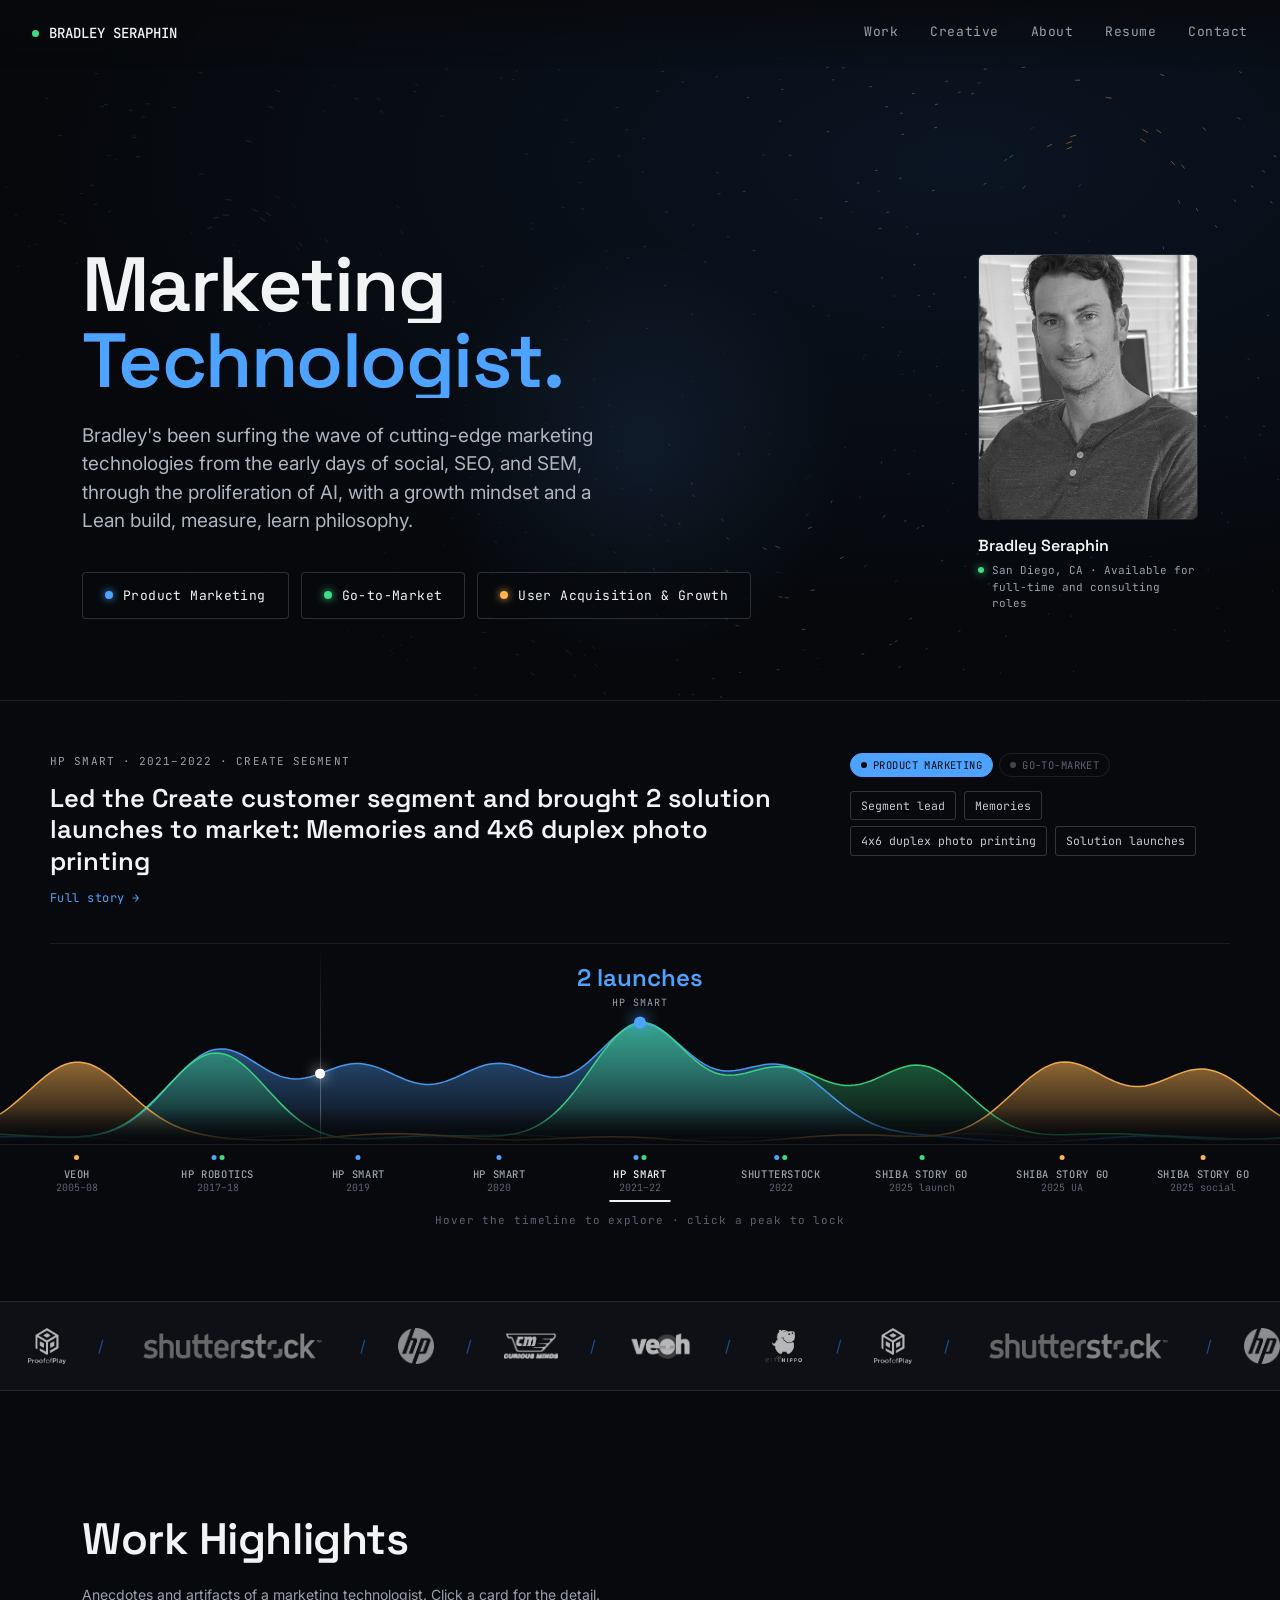
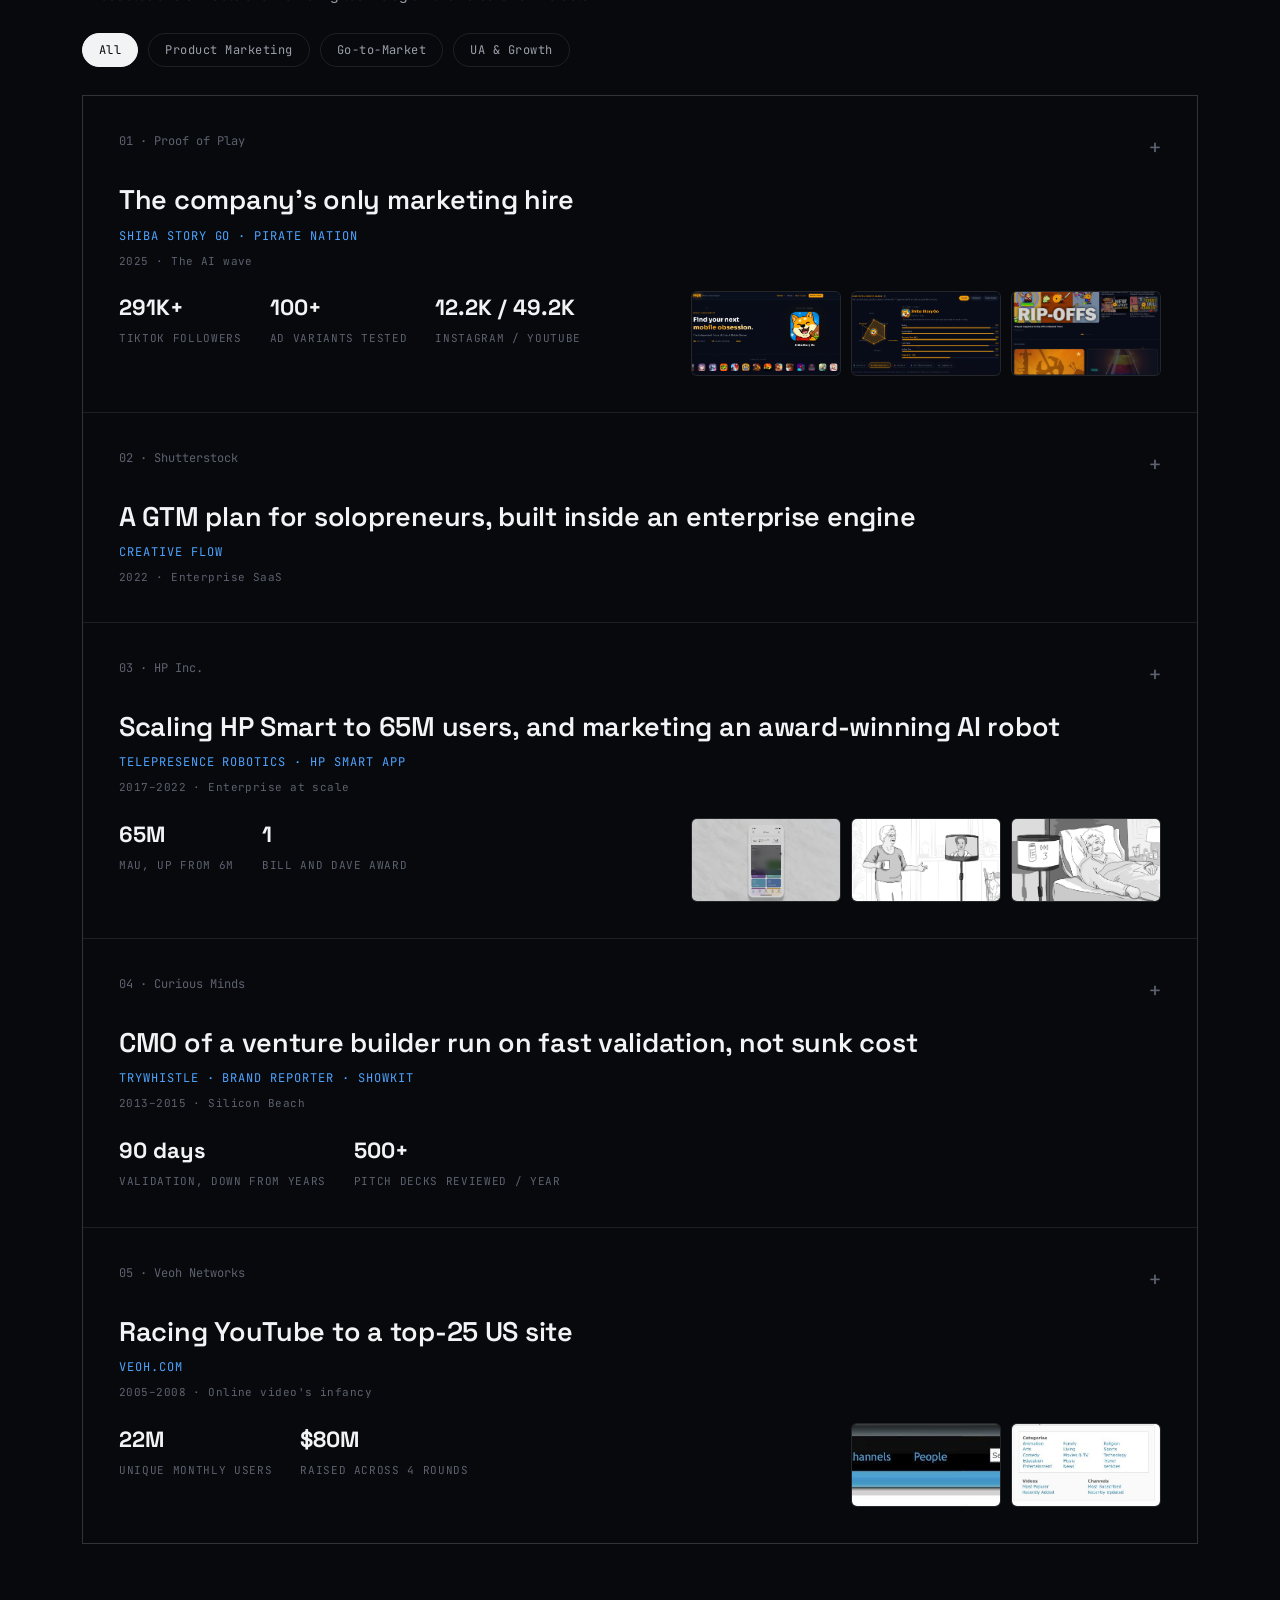
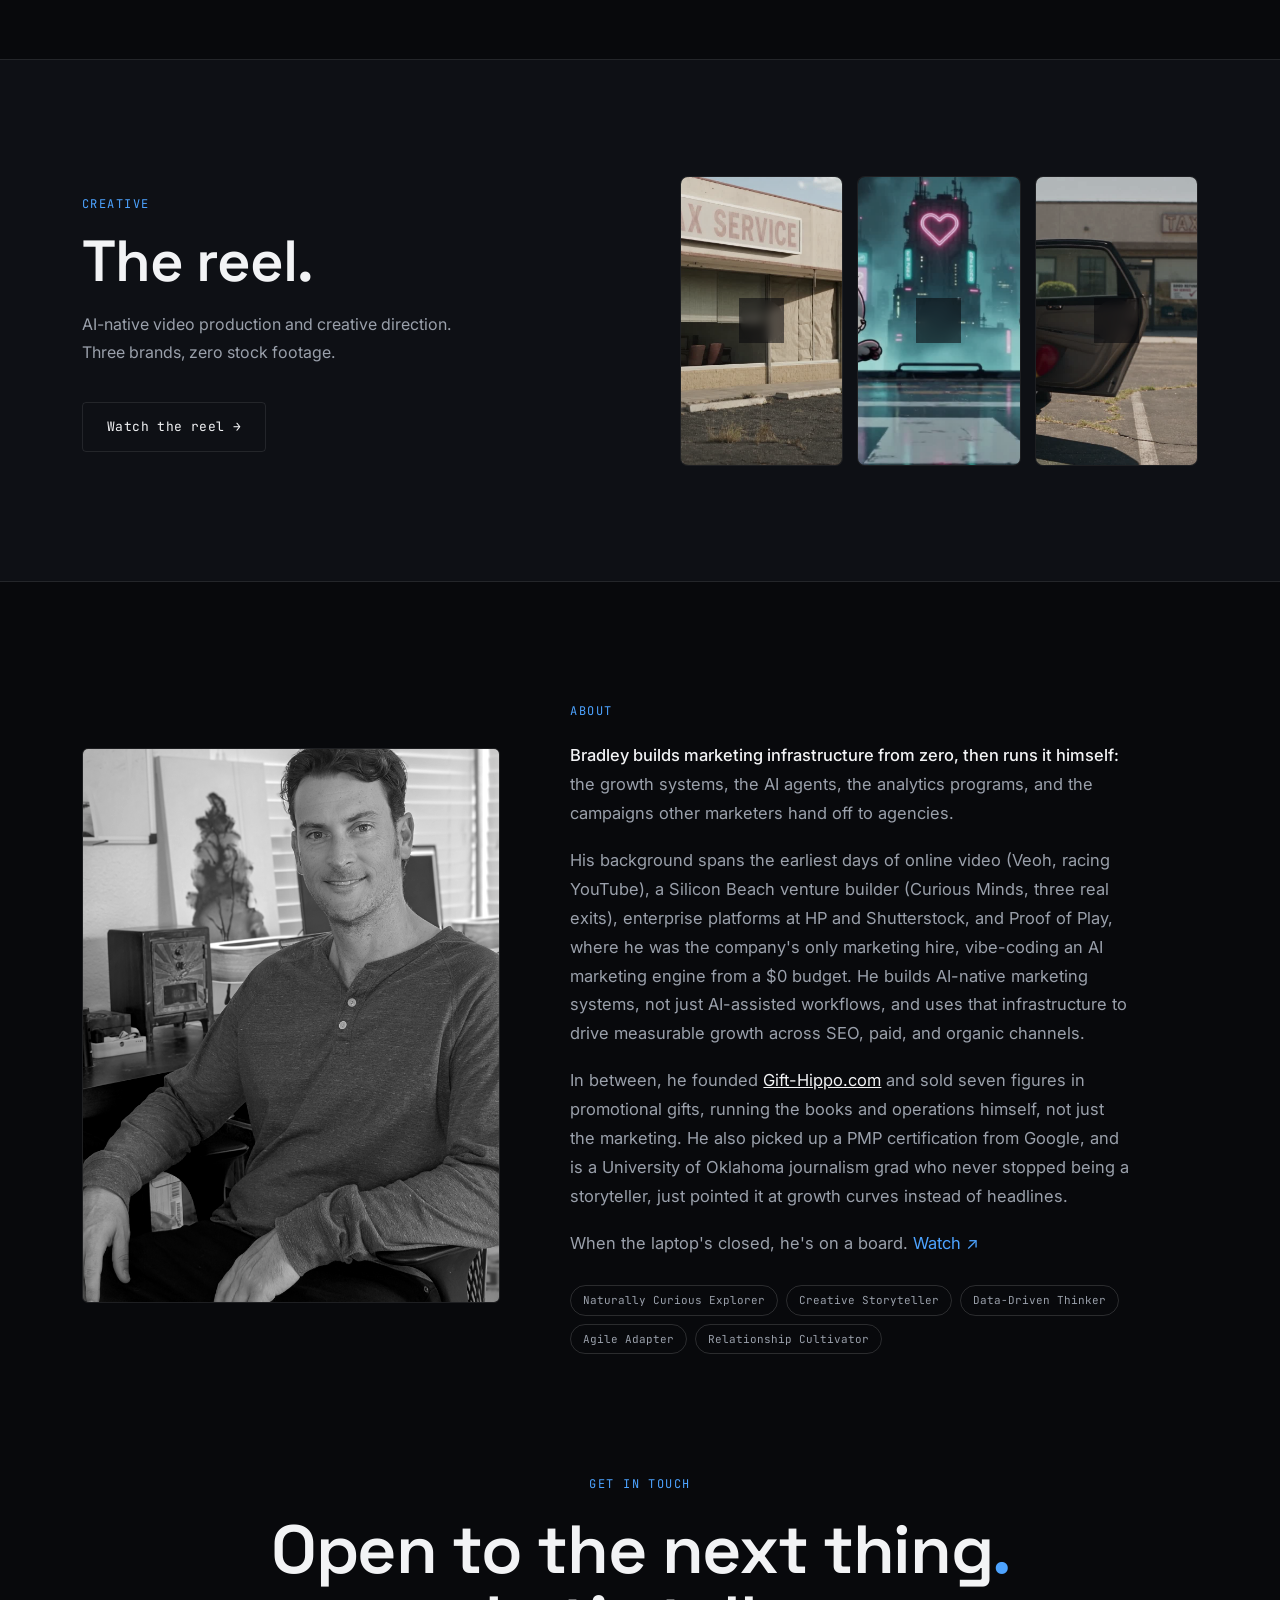
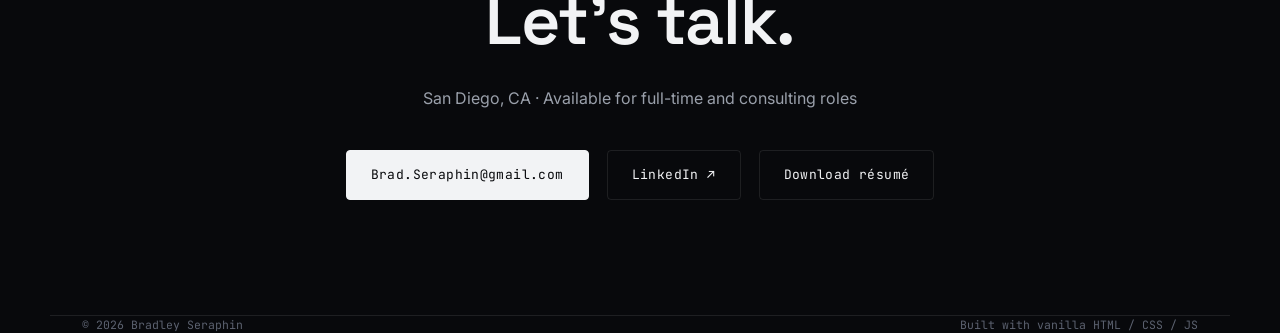
<file: index.html>
<!DOCTYPE html>
<html lang="en">
<head>
<meta charset="UTF-8">
<meta name="viewport" content="width=device-width, initial-scale=1.0">
<title>Bradley Seraphin | Marketing Technologist</title>
<meta name="description" content="Bradley Seraphin builds AI-native marketing systems that drive measurable growth, from Veoh and HP to Shutterstock and Proof of Play.">
<link rel="preconnect" href="https://fonts.googleapis.com">
<link rel="preconnect" href="https://fonts.gstatic.com" crossorigin>
<link href="https://fonts.googleapis.com/css2?family=Space+Grotesk:wght@500;600;700&family=Inter:wght@400;500&family=JetBrains+Mono:wght@400;500&display=swap" rel="stylesheet">
<link rel="stylesheet" href="css/style.css?v=4">
</head>
<body>

<div class="cursor-glow"></div>

<nav class="nav">
  <a href="#top" class="nav__mark"><span class="nav__dot"></span>BRADLEY SERAPHIN</a>
  <div class="nav__links">
    <a href="#work">Work</a>
    <a href="/content-creation/">Creative</a>
    <a href="#about">About</a>
    <a href="assets/Bradley-Seraphin-Resume.pdf" download>Resume</a>
    <a href="#contact">Contact</a>
  </div>
</nav>

<main>

  <section class="hero calm" id="top">
    <canvas id="flow" aria-hidden="true"></canvas>

    <div class="wrap calm__top">
      <div class="calm__copy">
        <h1 class="hero__title" aria-label="Marketing Technologist">
          <span class="line-break"><span class="word"><span style="animation-delay:.05s">Marketing</span></span></span>
          <span class="line-break"><span class="word"><span style="animation-delay:.18s" class="accent">Technologist.</span></span></span>
        </h1>
        <p class="hero__sub">
          Bradley's been surfing the wave of cutting-edge marketing technologies from the early
          days of social, SEO, and SEM, through the proliferation of AI, with a growth mindset
          and a Lean build, measure, learn philosophy.
        </p>
        <div class="calm__pillars" role="group" aria-label="Specialties">
          <button type="button" data-pillar="pm" aria-pressed="false"><i></i>Product Marketing</button>
          <button type="button" data-pillar="gtm" aria-pressed="false"><i></i>Go-to-Market</button>
          <button type="button" data-pillar="growth" aria-pressed="false"><i></i>User Acquisition &amp; Growth</button>
        </div>
      </div>

      <figure class="calm__me">
        <div class="calm__me__photo">
          <img src="assets/surf-portrait.jpg" alt="Bradley Seraphin">
          <a href="https://bradleyseraphin.com/content-creation/" class="calm__reel-over" target="_blank" rel="noopener" aria-label="Watch Creative Reel">
            <i>▶</i>
            <em>Creative Reel</em>
          </a>
        </div>
        <figcaption>
          <b>Bradley Seraphin</b>
          <span><i class="calm__live"></i>San Diego, CA · Available for full-time and consulting roles</span>
        </figcaption>
      </figure>
    </div>

  </section>

  <section class="career-explorer">
    <div class="swell" id="swell">
      <div class="swell__readout wrap" id="swell-card" aria-live="polite"></div>
      <div class="swell__stage">
        <svg class="swell__svg" aria-hidden="true"></svg>
        <div class="swell__scan" aria-hidden="true"><i></i></div>
        <div class="swell__crest" aria-hidden="true"><b></b><span></span></div>
        <button type="button" class="swell__back" hidden>← All waves</button>
      </div>
      <div class="swell__axis wrap-wide" role="tablist" aria-label="Career moments"></div>
      <p class="swell__hint wrap-wide">Hover the timeline to explore · click a peak to lock</p>
    </div>
  </section>

  <div class="marquee-section">
    <div class="marquee">
      <div class="marquee__group">
        <span class="marquee__item marquee__item--icon"><a href="work/proof-of-play.html"><img class="marquee__logo" src="assets/logos/proof-of-play.png" alt="Proof of Play"></a></span><span class="marquee__dot">/</span>
        <span class="marquee__item"><a href="work/shutterstock.html"><img class="marquee__logo" src="assets/logos/shutterstock.png" alt="Shutterstock"></a></span><span class="marquee__dot">/</span>
        <span class="marquee__item marquee__item--icon"><a href="work/hp.html"><img class="marquee__logo" src="assets/logos/hp.png" alt="HP"></a></span><span class="marquee__dot">/</span>
        <span class="marquee__item"><a href="work/curious-minds.html"><img class="marquee__logo" src="assets/logos/curious-minds.png" alt="Curious Minds"></a></span><span class="marquee__dot">/</span>
        <span class="marquee__item"><a href="work/veoh.html"><img class="marquee__logo" src="assets/logos/veoh.png" alt="Veoh"></a></span><span class="marquee__dot">/</span>
        <span class="marquee__item marquee__item--icon"><a href="work/gift-hippo.html"><img class="marquee__logo" src="assets/logos/gift-hippo.png" alt="Gift Hippo"></a></span><span class="marquee__dot">/</span>
      </div>
      <div class="marquee__group" aria-hidden="true">
        <span class="marquee__item marquee__item--icon"><a href="work/proof-of-play.html"><img class="marquee__logo" src="assets/logos/proof-of-play.png" alt="Proof of Play"></a></span><span class="marquee__dot">/</span>
        <span class="marquee__item"><a href="work/shutterstock.html"><img class="marquee__logo" src="assets/logos/shutterstock.png" alt="Shutterstock"></a></span><span class="marquee__dot">/</span>
        <span class="marquee__item marquee__item--icon"><a href="work/hp.html"><img class="marquee__logo" src="assets/logos/hp.png" alt="HP"></a></span><span class="marquee__dot">/</span>
        <span class="marquee__item"><a href="work/curious-minds.html"><img class="marquee__logo" src="assets/logos/curious-minds.png" alt="Curious Minds"></a></span><span class="marquee__dot">/</span>
        <span class="marquee__item"><a href="work/veoh.html"><img class="marquee__logo" src="assets/logos/veoh.png" alt="Veoh"></a></span><span class="marquee__dot">/</span>
        <span class="marquee__item marquee__item--icon"><a href="work/gift-hippo.html"><img class="marquee__logo" src="assets/logos/gift-hippo.png" alt="Gift Hippo"></a></span><span class="marquee__dot">/</span>
      </div>
    </div>
  </div>

  <section class="section-pad" id="work">
    <div class="wrap">
      <div class="section-head reveal">
        <h2>Work Highlights</h2>
        <p>Anecdotes and artifacts of a marketing technologist. Click a card for the detail.</p>
      </div>

      <div class="work-filter" role="group" aria-label="Filter work by specialty">
        <button type="button" data-filter="all" aria-pressed="true">All</button>
        <button type="button" data-filter="pm" aria-pressed="false">Product Marketing</button>
        <button type="button" data-filter="gtm" aria-pressed="false">Go-to-Market</button>
        <button type="button" data-filter="growth" aria-pressed="false">UA &amp; Growth</button>
      </div>

      <div class="work-grid">

        <article class="case reveal" data-pillars="growth gtm">
          <div class="case__top">
            <span class="case__num">01 · Proof of Play</span>
            <span class="case__toggle">+</span>
          </div>
          <h3 class="case__title">The company's only marketing hire</h3>
          <div class="case__brand">Shiba Story Go · Pirate Nation</div>
          <div class="case__era">2025 · The AI wave</div>
          <div class="case__metrics">
            <div class="case__metric"><b>291K+</b><span>TikTok followers</span></div>
            <div class="case__metric"><b>100+</b><span>ad variants tested</span></div>
            <div class="case__metric"><b>12.2K / 49.2K</b><span>Instagram / YouTube</span></div>
          </div>
          <div class="case__visuals">
            <a class="case__visual" href="work/proof-of-play.html" aria-label="Mobile Game Report home">
              <img src="work/img/mgr-home.png" alt="Mobile Game Report home page">
            </a>
            <a class="case__visual" href="work/proof-of-play.html" aria-label="Game Intelligence Radar">
              <img src="work/img/mgr-radar.png" alt="Game Intelligence Radar">
            </a>
            <a class="case__visual" href="work/proof-of-play.html" aria-label="Mobile Game Report articles">
              <img src="work/img/mgr-articles.png" alt="Mobile Game Report articles">
            </a>
          </div>
          <div class="case__detail">
            <p>
              Sole marketing hire, recruited to build the function from zero,
              driving growth and UA while managing Appvertiser (UA) and EXYZ (creative). Vibe-coded
              Mobile Game Report, a fully automated content engine that ran real research and editorial
              coverage alongside promotional content, earning credible mentions and AI visibility on a
              $0 budget. Built paid acquisition and creative testing systems, including 100+ ad variants,
              and grew Shiba Story Go's TikTok, Instagram, and YouTube from zero in about two months
              before Proof of Play closed.
            </p>
            <a href="work/proof-of-play.html" class="mono-tag" style="display:inline-block; margin-top:6px;">Full story →</a>
          </div>
        </article>

        <article class="case reveal" data-pillars="gtm pm">
          <div class="case__top">
            <span class="case__num">02 · Shutterstock</span>
            <span class="case__toggle">+</span>
          </div>
          <h3 class="case__title">A GTM plan for solopreneurs, built inside an enterprise engine</h3>
          <div class="case__brand">Creative Flow</div>
          <div class="case__era">2022 · Enterprise SaaS</div>
          <div class="case__detail">
            <p>
              Developed the go-to-market plan for Creative Flow, a B2C SaaS product built inside a
              public, enterprise-scale media company (NYSE: SSTK), targeting solopreneurs. The strategy:
              teach first: SEO content and micro-influencer video that taught the audience something
              genuinely useful, building product familiarity and retention before ever asking for the
              sale. Also redesigned splash and landing pages and worked pricing strategy directly with
              product. Enterprise, GTM, SaaS, content, and influencer experience, in one stop.
            </p>
            <a href="work/shutterstock.html" class="mono-tag" style="display:inline-block; margin-top:6px;">Full story →</a>
          </div>
        </article>

        <article class="case reveal" data-pillars="pm gtm">
          <div class="case__top">
            <span class="case__num">03 · HP Inc.</span>
            <span class="case__toggle">+</span>
          </div>
          <h3 class="case__title">Scaling HP Smart to 65M users, and marketing an award-winning AI robot</h3>
          <div class="case__brand">Telepresence Robotics · HP Smart App</div>
          <div class="case__era">2017–2022 · Enterprise at scale</div>
          <div class="case__metrics">
            <div class="case__metric"><b>65M</b><span>MAU, up from 6M</span></div>
            <div class="case__metric"><b>1</b><span>Bill and Dave Award</span></div>
          </div>
          <div class="case__visuals">
            <a class="case__visual" href="work/hp.html" aria-label="Watch: HP Holiday Cards launch video">
              <img src="work/video/hp-holiday-cards-poster.jpg" alt="HP Holiday Cards: 4x6 Duplex launch video">
              <span class="case__visual__play"><span>▶</span></span>
            </a>
            <a class="case__visual" href="work/hp.html" aria-label="See the telepresence robotics illustrations">
              <img src="work/img/hp-sketch-communication.jpg" alt="Telepresence robot illustration, video call with a provider">
            </a>
            <a class="case__visual" href="work/hp.html" aria-label="See the telepresence robotics illustrations">
              <img src="work/img/hp-sketch-medication.jpg" alt="Telepresence robot illustration, medication reminder">
            </a>
          </div>
          <div class="case__detail">
            <p>
              Marketing lead on an award-winning AI telepresence robotics initiative aimed at
              preventing hospital readmissions: business plan, GTM strategy, and market case, taken
              through multiple HP checkpoints and earning the Bill and Dave Award. Then led go-to-market
              and analytics for the HP Smart app, working across 100+ stakeholders as it grew from 6M
              to 65M monthly active users, including the 4x6" Duplex printing feature he wrote the
              user stories for and directed the launch video on.
            </p>
            <a href="work/hp.html" class="mono-tag" style="display:inline-block; margin-top:6px;">Full story →</a>
          </div>
        </article>

        <article class="case reveal" data-pillars="">
          <div class="case__top">
            <span class="case__num">04 · Curious Minds</span>
            <span class="case__toggle">+</span>
          </div>
          <h3 class="case__title">CMO of a venture builder run on fast validation, not sunk cost</h3>
          <div class="case__brand">TryWhistle · Brand Reporter · ShowKit</div>
          <div class="case__era">2013–2015 · Silicon Beach</div>
          <div class="case__metrics">
            <div class="case__metric"><b>90 days</b><span>validation, down from years</span></div>
            <div class="case__metric"><b>500+</b><span>pitch decks reviewed / year</span></div>
          </div>
          <div class="case__detail">
            <p>
              As CMO of a Sunset Blvd venture builder, ran marketing for the incubator itself while
              training young marketers into startup CEOs. Built the Lean Lab, a methodology designed
              to invalidate more ideas than it funded, cutting validation timelines from years to 90
              days on sub-$10K bets. Three ideas survived the filter: TryWhistle (acquired by
              Cloudbeds), Brand Reporter (acquired by YPB Group), and ShowKit (TechCrunch Disrupt
              finalist).
            </p>
            <a href="work/curious-minds.html" class="mono-tag" style="display:inline-block; margin-top:6px;">Full story →</a>
          </div>
        </article>

        <article class="case reveal" data-pillars="growth">
          <div class="case__top">
            <span class="case__num">05 · Veoh Networks</span>
            <span class="case__toggle">+</span>
          </div>
          <h3 class="case__title">Racing YouTube to a top-25 US site</h3>
          <div class="case__brand">Veoh.com</div>
          <div class="case__era">2005–2008 · Online video's infancy</div>
          <div class="case__metrics">
            <div class="case__metric"><b>22M</b><span>unique monthly users</span></div>
            <div class="case__metric"><b>$80M</b><span>raised across 4 rounds</span></div>
          </div>
          <div class="case__visuals">
            <a class="case__visual" href="work/veoh.html" aria-label="See the archived Veoh.com site">
              <img src="work/img/veoh-nav-2007.jpg" alt="Veoh.com navigation bar, archived April 2007">
            </a>
            <a class="case__visual" href="work/veoh.html" aria-label="See the archived Veoh.com site">
              <img src="work/img/veoh-ads-2007.jpg" alt="Veoh.com category browser and 2007 advertiser units">
            </a>
          </div>
          <div class="case__detail">
            <p>
              Left journalism in 2005 for the ground floor of a company chasing the same prize as
              YouTube. Led community and programmed the homepage while picking up the SDLC directly
              from the engineers around him, then turned it all into growth hacking a platform that
              hit a top-25 US, top-100 global audience. Pioneered early in-video ad formats (homepage
              takeovers, preview and post-roll units) on a platform that later won landmark DMCA
              safe-harbor rulings against IO Group and Universal Music Group.
            </p>
            <a href="work/veoh.html" class="mono-tag" style="display:inline-block; margin-top:6px;">Full story →</a>
          </div>
        </article>

      </div>
    </div>
  </section>

  <section class="creative-feature" id="creative">
    <div class="wrap creative-feature__inner">
      <div class="creative-feature__copy reveal">
        <span class="mono-tag">Creative</span>
        <h2 class="creative-feature__hed">The reel<span class="accent">.</span></h2>
        <p>AI-native video production and creative direction. Three brands, zero stock footage.</p>
        <a href="/content-creation/" class="btn btn--ghost creative-feature__cta">Watch the reel →</a>
      </div>
      <div class="creative-feature__strip reveal">
        <a href="/content-creation/" class="creative-feature__thumb" tabindex="-1" aria-hidden="true">
          <img src="content-creation/video/turbotax-hard-at-work-poster.jpg" alt="TurboTax: Hard at Work">
          <span class="creative-feature__play"></span>
        </a>
        <a href="/content-creation/" class="creative-feature__thumb">
          <img src="content-creation/video/rabid-rabbits-poster.jpg" alt="Rabid Rabbits">
          <span class="creative-feature__play"></span>
        </a>
        <a href="/content-creation/" class="creative-feature__thumb" tabindex="-1" aria-hidden="true">
          <img src="content-creation/video/turbotax-tax-circus-poster.jpg" alt="TurboTax: Tax Circus">
          <span class="creative-feature__play"></span>
        </a>
      </div>
    </div>
  </section>

  <section class="section-pad" id="about">
    <div class="wrap about">
      <div class="about__img reveal">
        <img src="assets/brad-wide.jpg" alt="Bradley Seraphin at his desk">
      </div>
      <div class="about__body reveal">
        <span class="mono-tag">About</span>
        <p style="margin-top:20px;">
          <strong>Bradley builds marketing infrastructure from zero, then runs it himself:</strong>
          the growth systems, the AI agents, the analytics programs, and the campaigns other marketers
          hand off to agencies.
        </p>
        <p>
          His background spans the earliest days of online video (Veoh, racing YouTube), a Silicon
          Beach venture builder (Curious Minds, three real exits), enterprise platforms at HP and
          Shutterstock, and Proof of Play, where he was the company's only marketing hire,
          vibe-coding an AI marketing engine from a $0 budget. He builds AI-native marketing systems,
          not just AI-assisted workflows, and uses that infrastructure to drive measurable growth
          across SEO, paid, and organic channels.
        </p>
        <p>
          In between, he founded <a href="work/gift-hippo.html" style="color:var(--ink); text-decoration:underline;">Gift-Hippo.com</a> and sold seven figures in promotional gifts,
          running the books and operations himself, not just the marketing. He also picked up a
          PMP certification from Google, and is a University of Oklahoma journalism grad who never
          stopped being a storyteller, just pointed it at growth curves instead of headlines.
        </p>
        <p>
          When the laptop's closed, he's on a board. <a href="https://vimeo.com/bradseraphin" target="_blank" rel="noopener" style="color:var(--accent);">Watch ↗</a>
        </p>
        <div class="traits">
          <span>Naturally Curious Explorer</span>
          <span>Creative Storyteller</span>
          <span>Data-Driven Thinker</span>
          <span>Agile Adapter</span>
          <span>Relationship Cultivator</span>
        </div>
      </div>
    </div>
  </section>

  <section class="contact" id="contact">
    <div class="wrap">
      <span class="mono-tag reveal">Get in touch</span>
      <h2 class="reveal" style="margin-top:20px;">Open to the next thing<span class="accent">.</span> Let's talk.</h2>
      <p class="reveal">San Diego, CA · Available for full-time and consulting roles</p>
      <div class="contact-links reveal">
        <a href="mailto:Brad.Seraphin@gmail.com" class="btn btn--solid">Brad.Seraphin@gmail.com</a>
        <a href="https://www.linkedin.com/in/bradseraphin/" target="_blank" rel="noopener" class="btn btn--ghost">LinkedIn ↗</a>
        <a href="assets/Bradley-Seraphin-Resume.pdf" download class="btn btn--ghost">Download résumé</a>
      </div>
    </div>
  </section>

</main>

<footer class="wrap">
  <span>© 2026 Bradley Seraphin</span>
  <span>Built with vanilla HTML / CSS / JS</span>
</footer>

<script src="js/main.js?v=4"></script>
</body>
</html>
</file>
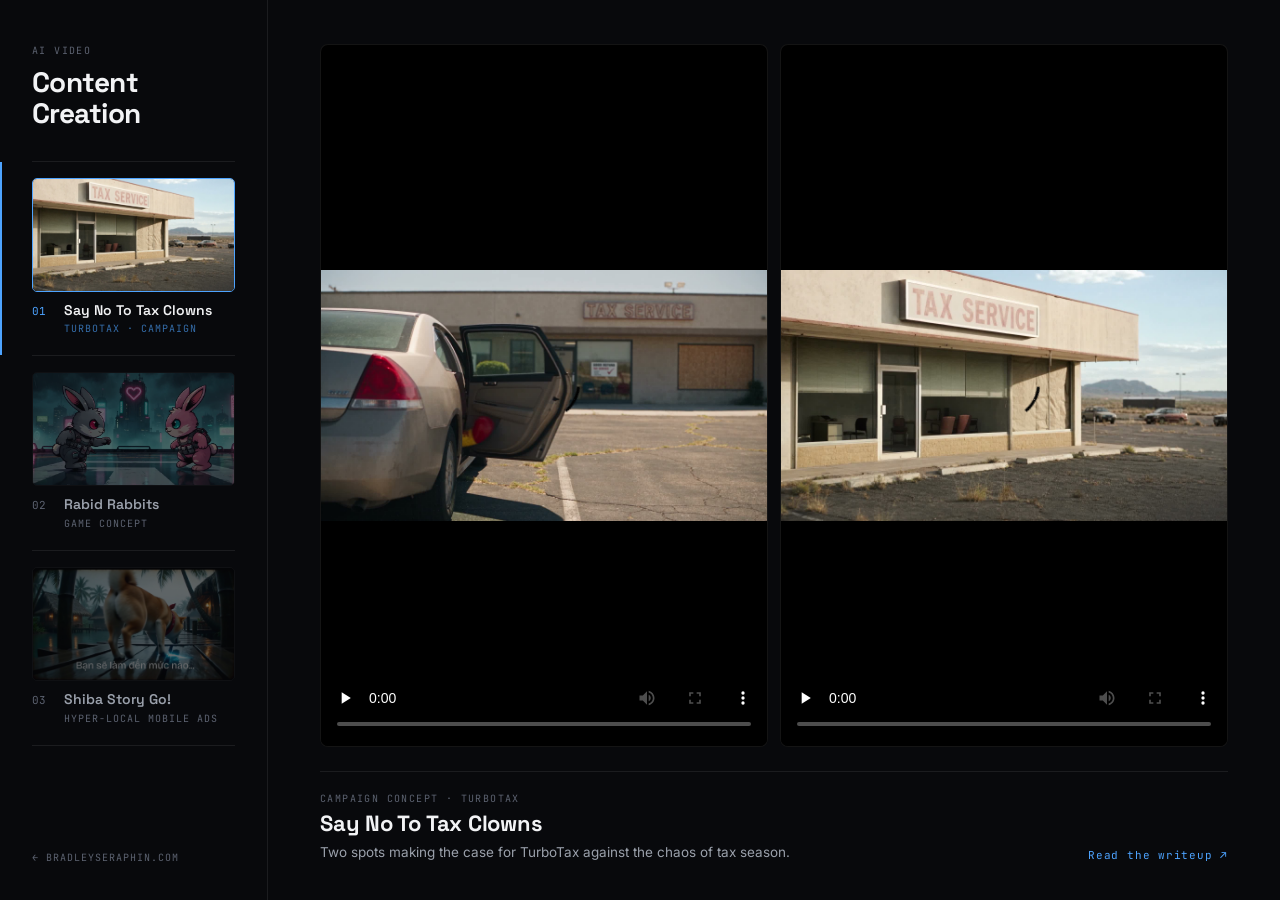
<file: content-creation/index.html>
<!DOCTYPE html>
<html lang="en">
<head>
<meta charset="UTF-8">
<meta name="viewport" content="width=device-width, initial-scale=1.0">
<meta name="robots" content="noindex, nofollow">
<title>Content Creation | Bradley Seraphin</title>
<link rel="preconnect" href="https://fonts.googleapis.com">
<link rel="preconnect" href="https://fonts.gstatic.com" crossorigin>
<link href="https://fonts.googleapis.com/css2?family=Space+Grotesk:wght@500;600;700&family=Inter:wght@400;500&family=JetBrains+Mono:wght@400;500&display=swap" rel="stylesheet">
<style>

/* ── Tokens ── */
:root {
  --bg:        #08090c;
  --bg-alt:    #0e1015;
  --ink:       #f2f3f5;
  --ink-dim:   #9aa0ab;
  --ink-faint: #5c6270;
  --accent:    #4da3ff;
  --line:      rgba(255,255,255,0.08);
  --line-hi:   rgba(255,255,255,0.16);
  --sans:      "Space Grotesk", -apple-system, sans-serif;
  --body:      "Inter", -apple-system, sans-serif;
  --mono:      "JetBrains Mono", ui-monospace, monospace;
  --ease:      cubic-bezier(0.16,1,0.3,1);
}

/* ── Reset ── */
*, *::before, *::after { box-sizing: border-box; margin: 0; padding: 0; }
html, body { height: 100%; overflow: hidden; }
body {
  background: var(--bg);
  color: var(--ink);
  font-family: var(--body);
  -webkit-font-smoothing: antialiased;
}
a { color: inherit; text-decoration: none; }
button { background: none; border: none; cursor: pointer; font: inherit; color: inherit; padding: 0; text-align: left; }

/* ── Two-column shell ── */
.shell {
  display: grid;
  grid-template-columns: 268px 1fr;
  height: 100vh;
}

/* ─────────────────────────────────────
   LEFT NAV
───────────────────────────────────── */
.sidebar {
  border-right: 1px solid var(--line);
  display: flex;
  flex-direction: column;
  padding: 44px 32px 36px;
  overflow-y: auto;
}

/* brand */
.brand {
  margin-bottom: 32px;
}
.brand__label {
  font-family: var(--mono);
  font-size: 10px;
  letter-spacing: 0.14em;
  text-transform: uppercase;
  color: var(--ink-faint);
  margin-bottom: 10px;
}
.brand__title {
  font-family: var(--sans);
  font-size: 28px;
  font-weight: 700;
  letter-spacing: -0.02em;
  line-height: 1.1;
}

/* project list */
.project-list {
  display: flex;
  flex-direction: column;
  flex: 1;
}

.proj-btn {
  display: flex;
  flex-direction: column;
  gap: 10px;
  padding: 16px 0 20px;
  border-top: 1px solid var(--line);
  position: relative;
  transition: opacity 0.15s;
}
.proj-btn:last-child { border-bottom: 1px solid var(--line); }

/* active indicator bar */
.proj-btn::before {
  content: "";
  position: absolute;
  left: -32px;
  top: 0; bottom: 0;
  width: 2px;
  background: var(--accent);
  opacity: 0;
  transition: opacity 0.25s var(--ease);
}
.proj-btn.active::before { opacity: 1; }

/* thumbnail */
.proj-btn__thumb {
  width: 100%;
  aspect-ratio: 16/9;
  object-fit: cover;
  border-radius: 5px;
  display: block;
  border: 1px solid var(--line);
  opacity: 0.4;
  transition: opacity 0.25s var(--ease), border-color 0.25s;
}
.proj-btn.active .proj-btn__thumb  { opacity: 1; border-color: var(--accent); }
.proj-btn:hover:not(.active) .proj-btn__thumb { opacity: 0.65; }

/* number + text row */
.proj-btn__body {
  display: flex;
  align-items: flex-start;
  gap: 14px;
}

.proj-btn__num {
  font-family: var(--mono);
  font-size: 11px;
  color: var(--ink-faint);
  padding-top: 2px;
  width: 18px;
  flex-shrink: 0;
  transition: color 0.2s;
}
.proj-btn.active .proj-btn__num { color: var(--accent); }

.proj-btn__copy {
  display: flex;
  flex-direction: column;
  gap: 3px;
}
.proj-btn__name {
  font-family: var(--sans);
  font-size: 14px;
  font-weight: 600;
  color: var(--ink-dim);
  line-height: 1.25;
  transition: color 0.2s;
}
.proj-btn.active .proj-btn__name,
.proj-btn:hover .proj-btn__name { color: var(--ink); }

.proj-btn__type {
  font-family: var(--mono);
  font-size: 10px;
  letter-spacing: 0.1em;
  text-transform: uppercase;
  color: var(--ink-faint);
  transition: color 0.2s;
}
.proj-btn.active .proj-btn__type { color: var(--accent); opacity: 0.65; }

/* back link */
.back-link {
  margin-top: 36px;
  font-family: var(--mono);
  font-size: 10px;
  letter-spacing: 0.1em;
  text-transform: uppercase;
  color: var(--ink-faint);
  transition: color 0.2s;
}
.back-link:hover { color: var(--ink-dim); }

/* ─────────────────────────────────────
   RIGHT STAGE
───────────────────────────────────── */
.stage {
  position: relative;
  overflow: hidden;
}

.panel {
  position: absolute;
  inset: 0;
  display: flex;
  flex-direction: column;
  padding: 44px 52px 36px;
  gap: 24px;
  opacity: 0;
  pointer-events: none;
  transition: opacity 0.3s var(--ease);
  overflow: hidden;
}
.panel.active {
  opacity: 1;
  pointer-events: all;
}

/* ── Video area (fills remaining height) ── */
.vid-area {
  flex: 1;
  min-height: 0;
  display: flex;
  align-items: stretch;
  gap: 12px;
}

/* ── Single video ── */
.vid-area--1 {
  justify-content: center;
}
.vid-area--1 .vid-slot {
  max-width: 70%;
  flex: 0 1 auto;
}

/* ── Two equal videos ── */
.vid-area--2 .vid-slot {
  flex: 1;
}

/* ── SSG: 65% main + 35% thumb column ── */
.vid-area--3 .vid-slot--main {
  flex: 0 0 65%;
}
.vid-thumbs {
  flex: 1;
  display: flex;
  flex-direction: column;
  gap: 10px;
  min-width: 0;
}
.vid-thumb {
  flex: 1;
  min-height: 0;
  cursor: pointer;
  position: relative;
  border-radius: 6px;
  overflow: hidden;
  border: 1px solid var(--line);
  transition: border-color 0.2s;
}
.vid-thumb:hover { border-color: var(--line-hi); }
.vid-thumb.is-active { border-color: var(--accent); }
.vid-thumb video {
  width: 100%;
  height: 100%;
  object-fit: cover;
  display: block;
  pointer-events: none;
  opacity: 0.55;
  transition: opacity 0.2s;
}
.vid-thumb.is-active video { opacity: 1; }

/* ── Slot (shared by all layouts) ── */
.vid-slot {
  border-radius: 8px;
  overflow: hidden;
  background: #000;
  border: 1px solid var(--line);
  transition: border-color 0.2s;
  display: flex;
  align-items: center;
  justify-content: center;
  min-height: 0;
  min-width: 0;
}
.vid-slot:hover { border-color: var(--line-hi); }
.vid-slot video {
  width: 100%;
  height: 100%;
  object-fit: contain;
  display: block;
  max-height: calc(100vh - 196px); /* viewport minus padding + meta */
}

/* ── Meta strip ── */
.meta {
  flex-shrink: 0;
  display: flex;
  align-items: flex-end;
  justify-content: space-between;
  gap: 24px;
  padding-top: 20px;
  border-top: 1px solid var(--line);
}
.meta__left {}
.meta__tag {
  font-family: var(--mono);
  font-size: 10px;
  letter-spacing: 0.14em;
  text-transform: uppercase;
  color: var(--ink-faint);
  margin-bottom: 5px;
}
.meta__title {
  font-family: var(--sans);
  font-size: clamp(17px, 1.8vw, 22px);
  font-weight: 700;
  letter-spacing: -0.01em;
  line-height: 1.2;
}
.meta__desc {
  margin-top: 6px;
  font-size: 13.5px;
  color: var(--ink-dim);
  line-height: 1.6;
  max-width: 520px;
}
.meta__link {
  font-family: var(--mono);
  font-size: 11px;
  letter-spacing: 0.07em;
  color: var(--accent);
  white-space: nowrap;
  flex-shrink: 0;
  border-bottom: 1px solid transparent;
  transition: border-color 0.2s;
  padding-bottom: 1px;
}
.meta__link:hover { border-color: var(--accent); }

/* ─────────────────────────────────────
   MOBILE  (≤ 860px, stack vertically)
───────────────────────────────────── */
@media (max-width: 860px) {
  html, body { overflow: auto; }

  .shell {
    grid-template-columns: 1fr;
    height: auto;
  }

  .sidebar {
    border-right: none;
    border-bottom: 1px solid var(--line);
    padding: 28px 24px 20px;
    overflow: visible;
  }

  .brand { margin-bottom: 20px; }

  .project-list {
    flex-direction: row;
    gap: 0;
  }
  .proj-btn {
    flex: 1;
    flex-direction: column;
    gap: 4px;
    padding: 12px 8px;
    border-top: none;
    border-right: 1px solid var(--line);
  }
  .proj-btn:last-child { border-right: none; border-bottom: none; }
  .proj-btn::before {
    left: 0; right: 0; top: auto; bottom: -1px;
    width: auto; height: 2px;
  }

  .back-link { display: none; }

  .stage { height: auto; }

  .panel {
    position: relative;
    opacity: 1;
    pointer-events: all;
    display: none;
    padding: 28px 20px 28px;
    overflow: visible;
  }
  .panel.active { display: flex; }

  .vid-area {
    flex-direction: column;
    height: auto;
  }
  .vid-area--1 .vid-slot { max-width: 100%; flex: none; }
  .vid-area--3 { flex-direction: column; }
  .vid-area--3 .vid-slot--main { flex: none; }
  .vid-thumbs { flex-direction: row; }
  .vid-slot video { max-height: 55vw; height: auto; }

  .meta { flex-direction: column; align-items: flex-start; }
}

</style>
</head>
<body>

<div class="shell">

  <!-- ── LEFT SIDEBAR ── -->
  <aside class="sidebar">

    <div class="brand">
      <div class="brand__label">AI Video</div>
      <h1 class="brand__title">Content<br>Creation</h1>
    </div>

    <nav class="project-list" role="tablist">
      <button class="proj-btn active" data-panel="p1" role="tab" aria-selected="true">
        <img class="proj-btn__thumb" src="video/turbotax-hard-at-work-poster.jpg" alt="Say No To Tax Clowns">
        <div class="proj-btn__body">
          <span class="proj-btn__num">01</span>
          <div class="proj-btn__copy">
            <span class="proj-btn__name">Say No To Tax Clowns</span>
            <span class="proj-btn__type">TurboTax · Campaign</span>
          </div>
        </div>
      </button>
      <button class="proj-btn" data-panel="p0" role="tab" aria-selected="false">
        <img class="proj-btn__thumb" src="video/rabid-rabbits-poster.jpg" alt="Rabid Rabbits">
        <div class="proj-btn__body">
          <span class="proj-btn__num">02</span>
          <div class="proj-btn__copy">
            <span class="proj-btn__name">Rabid Rabbits</span>
            <span class="proj-btn__type">Game Concept</span>
          </div>
        </div>
      </button>
      <button class="proj-btn" data-panel="p2" role="tab" aria-selected="false">
        <img class="proj-btn__thumb" src="../work/video/how-far-would-you-go-poster.jpg" alt="Shiba Story Go!">
        <div class="proj-btn__body">
          <span class="proj-btn__num">03</span>
          <div class="proj-btn__copy">
            <span class="proj-btn__name">Shiba Story Go!</span>
            <span class="proj-btn__type">Hyper-Local Mobile Ads</span>
          </div>
        </div>
      </button>
    </nav>

    <a href="../index.html#work" class="back-link">← bradleyseraphin.com</a>

  </aside>

  <!-- ── RIGHT STAGE ── -->
  <div class="stage">

    <!-- 02: Rabid Rabbits -->
    <div class="panel" id="p0" role="tabpanel">
      <div class="vid-area vid-area--1">
        <div class="vid-slot">
          <video controls preload="none" poster="video/rabid-rabbits-poster.jpg">
            <source src="video/rabid-rabbits.mp4" type="video/mp4">
          </video>
        </div>
      </div>
      <div class="meta">
        <div class="meta__left">
          <div class="meta__tag">Game Concept</div>
          <div class="meta__title">Rabid Rabbits</div>
          <div class="meta__desc">An original mobile game concept trailer.</div>
        </div>
        <a href="https://www.linkedin.com/posts/bradseraphin_about-a-year-ago-i-pitched-a-mobile-game-activity-7495540813649674241-MZOH?utm_source=share&utm_medium=member_desktop&rcm=ACoAAAC1jBEBgniCTifbYYsD5N9hTimzbtrJUEo" target="_blank" rel="noopener" class="meta__link">Read the writeup ↗</a>
      </div>
    </div>

    <!-- 01: TurboTax -->
    <div class="panel active" id="p1" role="tabpanel">
      <div class="vid-area vid-area--2">
        <div class="vid-slot">
          <video controls preload="none" poster="video/turbotax-tax-circus-poster.jpg">
            <source src="video/turbotax-tax-circus.mp4" type="video/mp4">
          </video>
        </div>
        <div class="vid-slot">
          <video controls preload="none" poster="video/turbotax-hard-at-work-poster.jpg">
            <source src="video/turbotax-hard-at-work.mp4" type="video/mp4">
          </video>
        </div>
      </div>
      <div class="meta">
        <div class="meta__left">
          <div class="meta__tag">Campaign Concept · TurboTax</div>
          <div class="meta__title">Say No To Tax Clowns</div>
          <div class="meta__desc">Two spots making the case for TurboTax against the chaos of tax season.</div>
        </div>
        <a href="https://www.linkedin.com/pulse/say-tax-clowns-bradley-seraphin-gdmcc" target="_blank" rel="noopener" class="meta__link">Read the writeup ↗</a>
      </div>
    </div>

    <!-- 03: Shiba Story Go -->
    <div class="panel" id="p2" role="tabpanel">
      <div class="vid-area vid-area--3">
        <div class="vid-slot vid-slot--main">
          <video id="ssg-main" controls preload="none" poster="../work/video/how-far-would-you-go-poster.jpg">
            <source src="../work/video/how-far-would-you-go.mp4" type="video/mp4">
          </video>
        </div>
        <div class="vid-thumbs">
          <div class="vid-thumb is-active"
               data-src="../work/video/how-far-would-you-go.mp4"
               data-poster="../work/video/how-far-would-you-go-poster.jpg">
            <video preload="none" poster="../work/video/how-far-would-you-go-poster.jpg" muted playsinline>
              <source src="../work/video/how-far-would-you-go.mp4" type="video/mp4">
            </video>
          </div>
          <div class="vid-thumb"
               data-src="../work/video/two-dogs-one-fate.mp4"
               data-poster="../work/video/two-dogs-one-fate-poster.jpg">
            <video preload="none" poster="../work/video/two-dogs-one-fate-poster.jpg" muted playsinline>
              <source src="../work/video/two-dogs-one-fate.mp4" type="video/mp4">
            </video>
          </div>
          <div class="vid-thumb"
               data-src="../work/video/ordinary-dog.mp4"
               data-poster="../work/video/ordinary-dog-poster.jpg">
            <video preload="none" poster="../work/video/ordinary-dog-poster.jpg" muted playsinline>
              <source src="../work/video/ordinary-dog.mp4" type="video/mp4">
            </video>
          </div>
        </div>
      </div>
      <div class="meta">
        <div class="meta__left">
          <div class="meta__tag">Hyper-Local Mobile Ads · Proof of Play</div>
          <div class="meta__title">Shiba Story Go!</div>
          <div class="meta__desc">Each ad is localized for a specific market, with cultural imagery matched to the local language, translated and produced in hours.</div>
        </div>
        <a href="https://www.linkedin.com/pulse/fable-higgsfield-glorious-brad-seraphin-ktdkc/" target="_blank" rel="noopener" class="meta__link">Read the writeup ↗</a>
      </div>
    </div>

  </div><!-- /stage -->

</div><!-- /shell -->

<script>
// ── Project switching ──
const btns   = document.querySelectorAll('.proj-btn');
const panels = document.querySelectorAll('.panel');

btns.forEach(btn => {
  btn.addEventListener('click', () => {
    const target = btn.dataset.panel;

    // Pause any playing video in the current panel before switching
    document.querySelector('.panel.active')
      ?.querySelectorAll('video')
      .forEach(v => v.pause());

    btns.forEach(b => { b.classList.remove('active'); b.setAttribute('aria-selected','false'); });
    panels.forEach(p => p.classList.remove('active'));

    btn.classList.add('active');
    btn.setAttribute('aria-selected', 'true');
    document.getElementById(target).classList.add('active');
  });
});

// ── SSG thumbnail switcher ──
const mainVid = document.getElementById('ssg-main');
const thumbs  = document.querySelectorAll('.vid-thumb');

thumbs.forEach(thumb => {
  thumb.addEventListener('click', () => {
    const src    = thumb.dataset.src;
    const poster = thumb.dataset.poster;

    mainVid.pause();
    mainVid.poster = poster;
    mainVid.querySelector('source').setAttribute('src', src);
    mainVid.load();

    thumbs.forEach(t => t.classList.remove('is-active'));
    thumb.classList.add('is-active');
  });
});
</script>
</body>
</html>
</file>
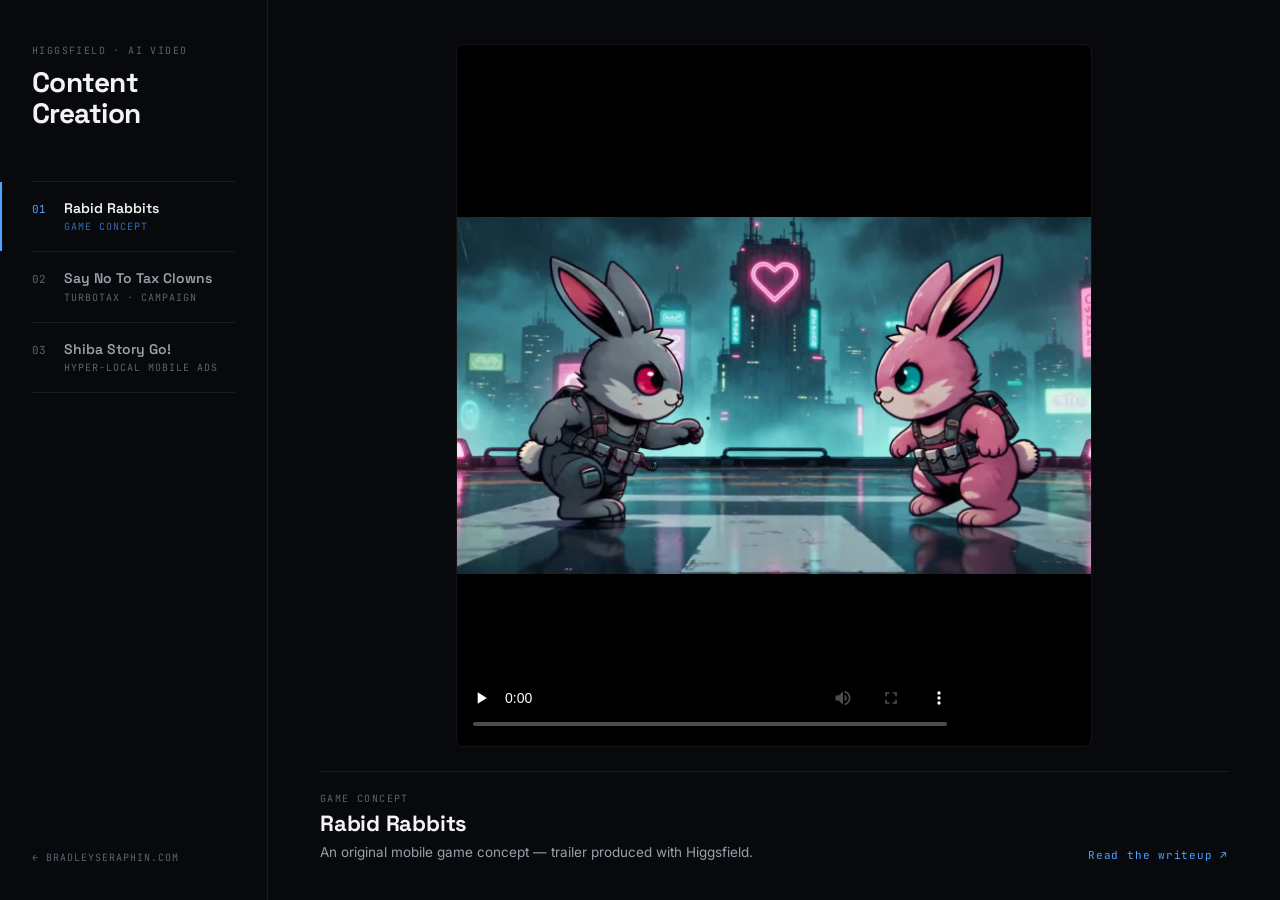
<file: higgsfield/index.html>
<!DOCTYPE html>
<html lang="en">
<head>
<meta charset="UTF-8">
<meta name="viewport" content="width=device-width, initial-scale=1.0">
<meta name="robots" content="noindex, nofollow">
<title>Content Creation — Bradley Seraphin</title>
<link rel="preconnect" href="https://fonts.googleapis.com">
<link rel="preconnect" href="https://fonts.gstatic.com" crossorigin>
<link href="https://fonts.googleapis.com/css2?family=Space+Grotesk:wght@500;600;700&family=Inter:wght@400;500&family=JetBrains+Mono:wght@400;500&display=swap" rel="stylesheet">
<style>

/* ── Tokens ── */
:root {
  --bg:        #08090c;
  --bg-alt:    #0e1015;
  --ink:       #f2f3f5;
  --ink-dim:   #9aa0ab;
  --ink-faint: #5c6270;
  --accent:    #4da3ff;
  --line:      rgba(255,255,255,0.08);
  --line-hi:   rgba(255,255,255,0.16);
  --sans:      "Space Grotesk", -apple-system, sans-serif;
  --body:      "Inter", -apple-system, sans-serif;
  --mono:      "JetBrains Mono", ui-monospace, monospace;
  --ease:      cubic-bezier(0.16,1,0.3,1);
}

/* ── Reset ── */
*, *::before, *::after { box-sizing: border-box; margin: 0; padding: 0; }
html, body { height: 100%; overflow: hidden; }
body {
  background: var(--bg);
  color: var(--ink);
  font-family: var(--body);
  -webkit-font-smoothing: antialiased;
}
a { color: inherit; text-decoration: none; }
button { background: none; border: none; cursor: pointer; font: inherit; color: inherit; padding: 0; text-align: left; }

/* ── Two-column shell ── */
.shell {
  display: grid;
  grid-template-columns: 268px 1fr;
  height: 100vh;
}

/* ─────────────────────────────────────
   LEFT NAV
───────────────────────────────────── */
.sidebar {
  border-right: 1px solid var(--line);
  display: flex;
  flex-direction: column;
  padding: 44px 32px 36px;
  overflow-y: auto;
}

/* brand */
.brand {
  margin-bottom: 52px;
}
.brand__label {
  font-family: var(--mono);
  font-size: 10px;
  letter-spacing: 0.14em;
  text-transform: uppercase;
  color: var(--ink-faint);
  margin-bottom: 10px;
}
.brand__title {
  font-family: var(--sans);
  font-size: 28px;
  font-weight: 700;
  letter-spacing: -0.02em;
  line-height: 1.1;
}

/* project list */
.project-list {
  display: flex;
  flex-direction: column;
  flex: 1;
}

.proj-btn {
  display: flex;
  align-items: flex-start;
  gap: 14px;
  padding: 18px 0;
  border-top: 1px solid var(--line);
  position: relative;
  transition: opacity 0.15s;
}
.proj-btn:last-child { border-bottom: 1px solid var(--line); }

/* active indicator bar */
.proj-btn::before {
  content: "";
  position: absolute;
  left: -32px;
  top: 0; bottom: 0;
  width: 2px;
  background: var(--accent);
  opacity: 0;
  transition: opacity 0.25s var(--ease);
}
.proj-btn.active::before { opacity: 1; }

.proj-btn__num {
  font-family: var(--mono);
  font-size: 11px;
  color: var(--ink-faint);
  padding-top: 2px;
  width: 18px;
  flex-shrink: 0;
  transition: color 0.2s;
}
.proj-btn.active .proj-btn__num { color: var(--accent); }

.proj-btn__copy {
  display: flex;
  flex-direction: column;
  gap: 3px;
}
.proj-btn__name {
  font-family: var(--sans);
  font-size: 14px;
  font-weight: 600;
  color: var(--ink-dim);
  line-height: 1.25;
  transition: color 0.2s;
}
.proj-btn.active .proj-btn__name,
.proj-btn:hover .proj-btn__name { color: var(--ink); }

.proj-btn__type {
  font-family: var(--mono);
  font-size: 10px;
  letter-spacing: 0.1em;
  text-transform: uppercase;
  color: var(--ink-faint);
  transition: color 0.2s;
}
.proj-btn.active .proj-btn__type { color: var(--accent); opacity: 0.65; }

/* back link */
.back-link {
  margin-top: 36px;
  font-family: var(--mono);
  font-size: 10px;
  letter-spacing: 0.1em;
  text-transform: uppercase;
  color: var(--ink-faint);
  transition: color 0.2s;
}
.back-link:hover { color: var(--ink-dim); }

/* ─────────────────────────────────────
   RIGHT STAGE
───────────────────────────────────── */
.stage {
  position: relative;
  overflow: hidden;
}

.panel {
  position: absolute;
  inset: 0;
  display: flex;
  flex-direction: column;
  padding: 44px 52px 36px;
  gap: 24px;
  opacity: 0;
  pointer-events: none;
  transition: opacity 0.3s var(--ease);
  overflow: hidden;
}
.panel.active {
  opacity: 1;
  pointer-events: all;
}

/* ── Video area (fills remaining height) ── */
.vid-area {
  flex: 1;
  min-height: 0;
  display: flex;
  align-items: stretch;
  gap: 12px;
}

/* ── Single video ── */
.vid-area--1 {
  justify-content: center;
}
.vid-area--1 .vid-slot {
  max-width: 70%;
  flex: 0 1 auto;
}

/* ── Two equal videos ── */
.vid-area--2 .vid-slot {
  flex: 1;
}

/* ── SSG: 65% main + 35% thumb column ── */
.vid-area--3 .vid-slot--main {
  flex: 0 0 65%;
}
.vid-thumbs {
  flex: 1;
  display: flex;
  flex-direction: column;
  gap: 10px;
  min-width: 0;
}
.vid-thumb {
  flex: 1;
  min-height: 0;
  cursor: pointer;
  position: relative;
  border-radius: 6px;
  overflow: hidden;
  border: 1px solid var(--line);
  transition: border-color 0.2s;
}
.vid-thumb:hover { border-color: var(--line-hi); }
.vid-thumb.is-active { border-color: var(--accent); }
.vid-thumb video {
  width: 100%;
  height: 100%;
  object-fit: cover;
  display: block;
  pointer-events: none;
  opacity: 0.55;
  transition: opacity 0.2s;
}
.vid-thumb.is-active video { opacity: 1; }

/* ── Slot (shared by all layouts) ── */
.vid-slot {
  border-radius: 8px;
  overflow: hidden;
  background: #000;
  border: 1px solid var(--line);
  transition: border-color 0.2s;
  display: flex;
  align-items: center;
  justify-content: center;
  min-height: 0;
  min-width: 0;
}
.vid-slot:hover { border-color: var(--line-hi); }
.vid-slot video {
  width: 100%;
  height: 100%;
  object-fit: contain;
  display: block;
  max-height: calc(100vh - 196px); /* viewport minus padding + meta */
}

/* ── Meta strip ── */
.meta {
  flex-shrink: 0;
  display: flex;
  align-items: flex-end;
  justify-content: space-between;
  gap: 24px;
  padding-top: 20px;
  border-top: 1px solid var(--line);
}
.meta__left {}
.meta__tag {
  font-family: var(--mono);
  font-size: 10px;
  letter-spacing: 0.14em;
  text-transform: uppercase;
  color: var(--ink-faint);
  margin-bottom: 5px;
}
.meta__title {
  font-family: var(--sans);
  font-size: clamp(17px, 1.8vw, 22px);
  font-weight: 700;
  letter-spacing: -0.01em;
  line-height: 1.2;
}
.meta__desc {
  margin-top: 6px;
  font-size: 13.5px;
  color: var(--ink-dim);
  line-height: 1.6;
  max-width: 520px;
}
.meta__link {
  font-family: var(--mono);
  font-size: 11px;
  letter-spacing: 0.07em;
  color: var(--accent);
  white-space: nowrap;
  flex-shrink: 0;
  border-bottom: 1px solid transparent;
  transition: border-color 0.2s;
  padding-bottom: 1px;
}
.meta__link:hover { border-color: var(--accent); }

/* ─────────────────────────────────────
   MOBILE  (≤ 860px — stack vertically)
───────────────────────────────────── */
@media (max-width: 860px) {
  html, body { overflow: auto; }

  .shell {
    grid-template-columns: 1fr;
    height: auto;
  }

  .sidebar {
    border-right: none;
    border-bottom: 1px solid var(--line);
    padding: 28px 24px 20px;
    overflow: visible;
  }

  .brand { margin-bottom: 20px; }

  .project-list {
    flex-direction: row;
    gap: 0;
  }
  .proj-btn {
    flex: 1;
    flex-direction: column;
    gap: 4px;
    padding: 12px 8px;
    border-top: none;
    border-right: 1px solid var(--line);
  }
  .proj-btn:last-child { border-right: none; border-bottom: none; }
  .proj-btn::before {
    left: 0; right: 0; top: auto; bottom: -1px;
    width: auto; height: 2px;
  }

  .back-link { display: none; }

  .stage { height: auto; }

  .panel {
    position: relative;
    opacity: 1;
    pointer-events: all;
    display: none;
    padding: 28px 20px 28px;
    overflow: visible;
  }
  .panel.active { display: flex; }

  .vid-area {
    flex-direction: column;
    height: auto;
  }
  .vid-area--1 .vid-slot { max-width: 100%; flex: none; }
  .vid-area--3 { flex-direction: column; }
  .vid-area--3 .vid-slot--main { flex: none; }
  .vid-thumbs { flex-direction: row; }
  .vid-slot video { max-height: 55vw; height: auto; }

  .meta { flex-direction: column; align-items: flex-start; }
}

</style>
</head>
<body>

<div class="shell">

  <!-- ── LEFT SIDEBAR ── -->
  <aside class="sidebar">

    <div class="brand">
      <div class="brand__label">Higgsfield · AI Video</div>
      <h1 class="brand__title">Content<br>Creation</h1>
    </div>

    <nav class="project-list" role="tablist">
      <button class="proj-btn active" data-panel="p0" role="tab" aria-selected="true">
        <span class="proj-btn__num">01</span>
        <div class="proj-btn__copy">
          <span class="proj-btn__name">Rabid Rabbits</span>
          <span class="proj-btn__type">Game Concept</span>
        </div>
      </button>
      <button class="proj-btn" data-panel="p1" role="tab" aria-selected="false">
        <span class="proj-btn__num">02</span>
        <div class="proj-btn__copy">
          <span class="proj-btn__name">Say No To Tax Clowns</span>
          <span class="proj-btn__type">TurboTax · Campaign</span>
        </div>
      </button>
      <button class="proj-btn" data-panel="p2" role="tab" aria-selected="false">
        <span class="proj-btn__num">03</span>
        <div class="proj-btn__copy">
          <span class="proj-btn__name">Shiba Story Go!</span>
          <span class="proj-btn__type">Hyper-Local Mobile Ads</span>
        </div>
      </button>
    </nav>

    <a href="../index.html#work" class="back-link">← bradleyseraphin.com</a>

  </aside>

  <!-- ── RIGHT STAGE ── -->
  <div class="stage">

    <!-- 01: Rabid Rabbits -->
    <div class="panel active" id="p0" role="tabpanel">
      <div class="vid-area vid-area--1">
        <div class="vid-slot">
          <video controls preload="none" poster="video/rabid-rabbits-poster.jpg">
            <source src="video/rabid-rabbits.mp4" type="video/mp4">
          </video>
        </div>
      </div>
      <div class="meta">
        <div class="meta__left">
          <div class="meta__tag">Game Concept</div>
          <div class="meta__title">Rabid Rabbits</div>
          <div class="meta__desc">An original mobile game concept — trailer produced with Higgsfield.</div>
        </div>
        <a href="https://www.linkedin.com/posts/bradseraphin_about-a-year-ago-i-pitched-a-mobile-game-activity-7495540813649674241-MZOH?utm_source=share&utm_medium=member_desktop&rcm=ACoAAAC1jBEBgniCTifbYYsD5N9hTimzbtrJUEo" target="_blank" rel="noopener" class="meta__link">Read the writeup ↗</a>
      </div>
    </div>

    <!-- 02: TurboTax -->
    <div class="panel" id="p1" role="tabpanel">
      <div class="vid-area vid-area--2">
        <div class="vid-slot">
          <video controls preload="none" poster="video/turbotax-hard-at-work-poster.jpg">
            <source src="video/turbotax-hard-at-work.mp4" type="video/mp4">
          </video>
        </div>
        <div class="vid-slot">
          <video controls preload="none" poster="video/turbotax-tax-circus-poster.jpg">
            <source src="video/turbotax-tax-circus.mp4" type="video/mp4">
          </video>
        </div>
      </div>
      <div class="meta">
        <div class="meta__left">
          <div class="meta__tag">Campaign Concept · TurboTax</div>
          <div class="meta__title">Say No To Tax Clowns</div>
          <div class="meta__desc">Two spots making the case for TurboTax against the chaos of tax season — produced with Higgsfield.</div>
        </div>
        <a href="https://www.linkedin.com/pulse/say-tax-clowns-bradley-seraphin-gdmcc" target="_blank" rel="noopener" class="meta__link">Read the writeup ↗</a>
      </div>
    </div>

    <!-- 03: Shiba Story Go -->
    <div class="panel" id="p2" role="tabpanel">
      <div class="vid-area vid-area--3">
        <div class="vid-slot vid-slot--main">
          <video id="ssg-main" controls preload="none" poster="../work/video/how-far-would-you-go-poster.jpg">
            <source src="../work/video/how-far-would-you-go.mp4" type="video/mp4">
          </video>
        </div>
        <div class="vid-thumbs">
          <div class="vid-thumb is-active"
               data-src="../work/video/how-far-would-you-go.mp4"
               data-poster="../work/video/how-far-would-you-go-poster.jpg">
            <video preload="none" poster="../work/video/how-far-would-you-go-poster.jpg" muted playsinline>
              <source src="../work/video/how-far-would-you-go.mp4" type="video/mp4">
            </video>
          </div>
          <div class="vid-thumb"
               data-src="../work/video/two-dogs-one-fate.mp4"
               data-poster="../work/video/two-dogs-one-fate-poster.jpg">
            <video preload="none" poster="../work/video/two-dogs-one-fate-poster.jpg" muted playsinline>
              <source src="../work/video/two-dogs-one-fate.mp4" type="video/mp4">
            </video>
          </div>
          <div class="vid-thumb"
               data-src="../work/video/ordinary-dog.mp4"
               data-poster="../work/video/ordinary-dog-poster.jpg">
            <video preload="none" poster="../work/video/ordinary-dog-poster.jpg" muted playsinline>
              <source src="../work/video/ordinary-dog.mp4" type="video/mp4">
            </video>
          </div>
        </div>
      </div>
      <div class="meta">
        <div class="meta__left">
          <div class="meta__tag">Hyper-Local Mobile Ads · Proof of Play</div>
          <div class="meta__title">Shiba Story Go!</div>
          <div class="meta__desc">Cinematic trailer-style ads for a global launch — produced in hours with Higgsfield, Claude, and Canva.</div>
        </div>
        <a href="https://www.linkedin.com/pulse/fable-higgsfield-glorious-brad-seraphin-ktdkc/" target="_blank" rel="noopener" class="meta__link">Read the writeup ↗</a>
      </div>
    </div>

  </div><!-- /stage -->

</div><!-- /shell -->

<script>
// ── Project switching ──
const btns   = document.querySelectorAll('.proj-btn');
const panels = document.querySelectorAll('.panel');

btns.forEach(btn => {
  btn.addEventListener('click', () => {
    const target = btn.dataset.panel;

    // Pause any playing video in the current panel before switching
    document.querySelector('.panel.active')
      ?.querySelectorAll('video')
      .forEach(v => v.pause());

    btns.forEach(b => { b.classList.remove('active'); b.setAttribute('aria-selected','false'); });
    panels.forEach(p => p.classList.remove('active'));

    btn.classList.add('active');
    btn.setAttribute('aria-selected', 'true');
    document.getElementById(target).classList.add('active');
  });
});

// ── SSG thumbnail switcher ──
const mainVid = document.getElementById('ssg-main');
const thumbs  = document.querySelectorAll('.vid-thumb');

thumbs.forEach(thumb => {
  thumb.addEventListener('click', () => {
    const src    = thumb.dataset.src;
    const poster = thumb.dataset.poster;

    mainVid.pause();
    mainVid.poster = poster;
    mainVid.querySelector('source').setAttribute('src', src);
    mainVid.load();

    thumbs.forEach(t => t.classList.remove('is-active'));
    thumb.classList.add('is-active');
  });
});
</script>
</body>
</html>
</file>
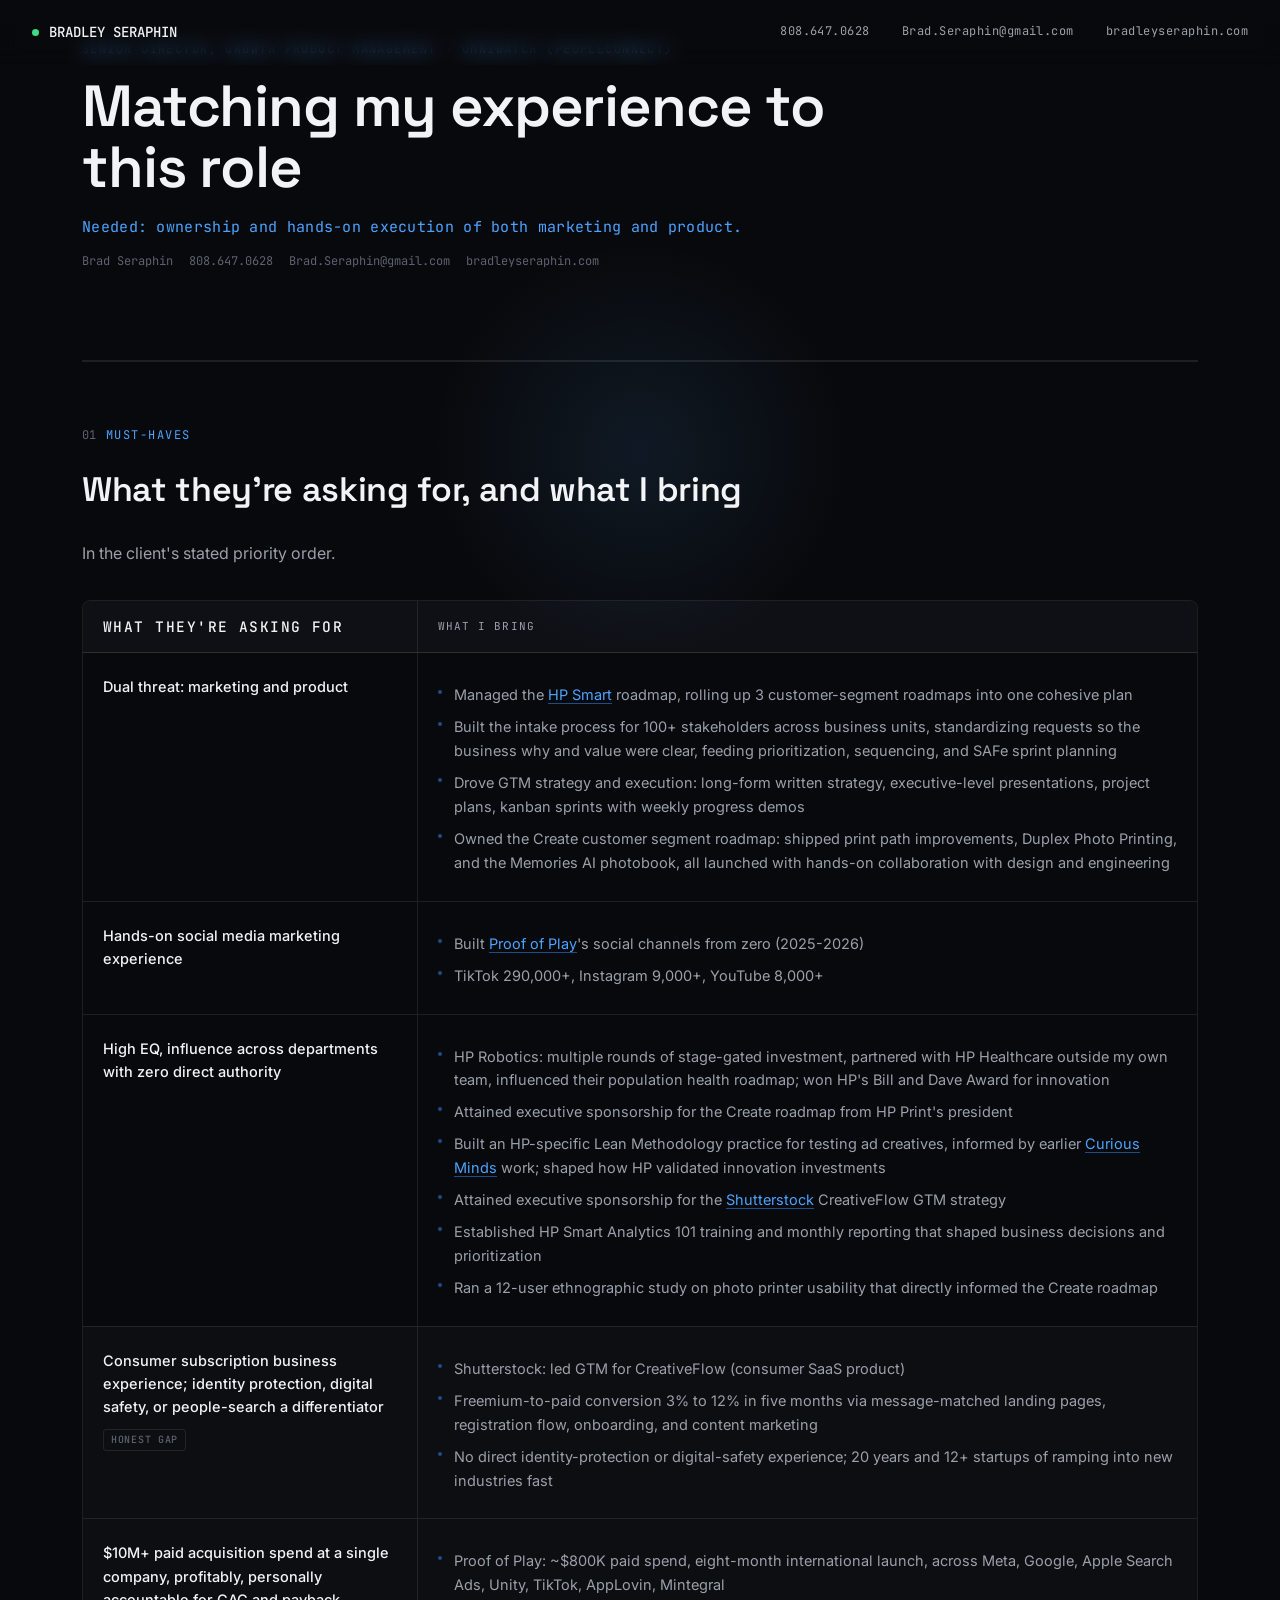
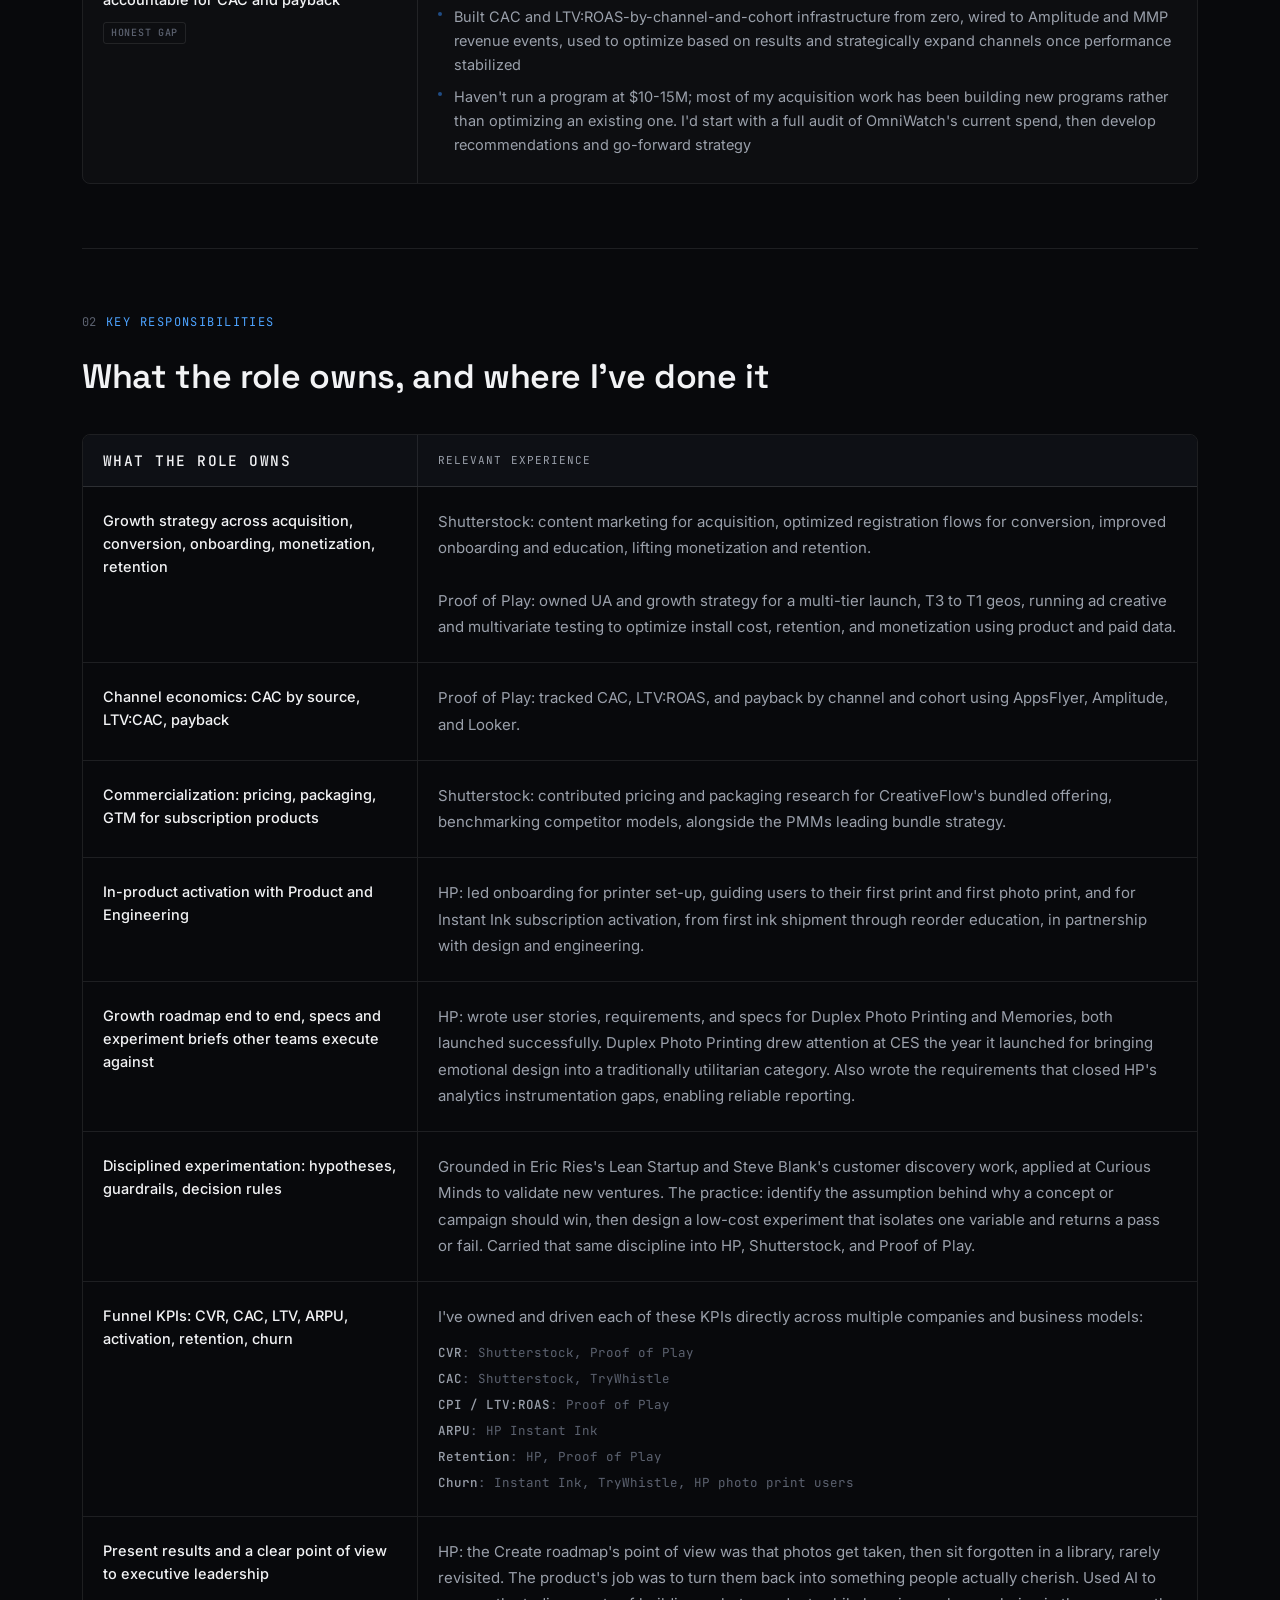
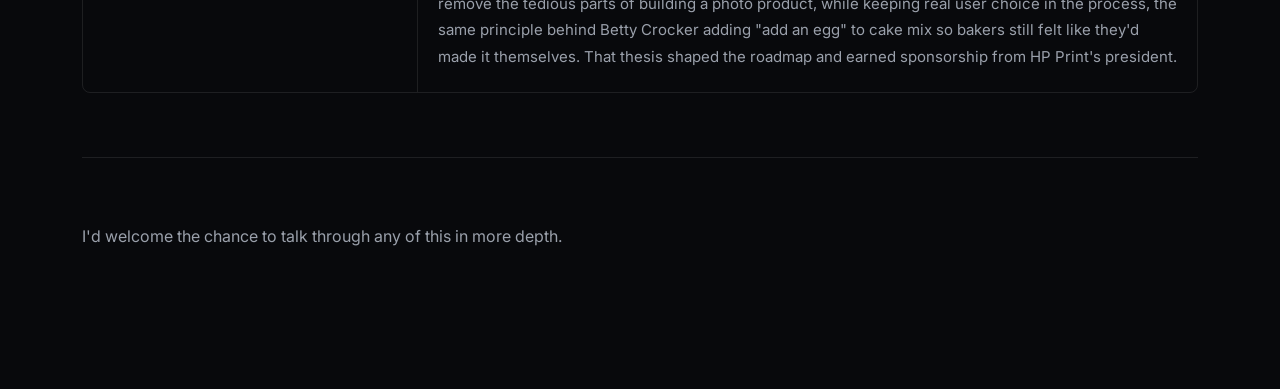
<file: omniwatch/index.html>
<!DOCTYPE html>
<html lang="en">
<head>
<meta charset="UTF-8">
<meta name="viewport" content="width=device-width, initial-scale=1.0">
<meta name="robots" content="noindex, nofollow">
<title>OmniWatch Fit Summary | Brad Seraphin</title>
<link rel="preconnect" href="https://fonts.googleapis.com">
<link rel="preconnect" href="https://fonts.gstatic.com" crossorigin>
<link href="https://fonts.googleapis.com/css2?family=Space+Grotesk:wght@500;600;700&family=Inter:wght@400;500&family=JetBrains+Mono:wght@400;500&display=swap" rel="stylesheet">
<link rel="stylesheet" href="../css/style.css">
<style>
/* ---- OmniWatch fit-summary: table component ---- */

.fit-table-wrap {
  border: 1px solid var(--line);
  border-radius: 8px;
  overflow: hidden;
  margin-top: 32px;
}

.fit-table {
  width: 100%;
  border-collapse: collapse;
}

.fit-table thead th {
  font-family: var(--mono);
  font-size: 11px;
  letter-spacing: 0.1em;
  text-transform: uppercase;
  color: var(--ink-faint);
  text-align: left;
  padding: 14px 20px;
  border-bottom: 1px solid rgba(255, 255, 255, 0.13);
  background: var(--bg-alt);
  font-weight: 400;
}

.fit-table td {
  padding: 22px 20px;
  border-bottom: 1px solid var(--line);
  vertical-align: top;
  font-size: 15px;
  line-height: 1.75;
}

.fit-table tr:last-child td {
  border-bottom: none;
}

.fit-table .col-label {
  width: 30%;
  color: var(--ink);
  font-weight: 500;
  font-size: 14.5px;
  line-height: 1.6;
}

.fit-table .col-detail {
  color: var(--ink-dim);
  border-left: 1px solid var(--line);
}

.fit-table tr.gap-row td {
  background: rgba(255, 255, 255, 0.018);
}

.fit-table .req-title {
  display: block;
  margin-bottom: 8px;
}

.gap-badge {
  display: inline-block;
  font-family: var(--mono);
  font-size: 10px;
  letter-spacing: 0.07em;
  text-transform: uppercase;
  color: var(--ink-faint);
  border: 1px solid var(--line);
  border-radius: 3px;
  padding: 2px 7px;
}

.col-detail ul {
  margin: 4px 0 0;
  padding: 0;
  list-style: none;
}

.col-detail ul li {
  position: relative;
  padding: 4px 0 4px 16px;
  font-size: 14.5px;
  color: var(--ink-dim);
  line-height: 1.65;
}

.col-detail ul li::before {
  content: '';
  position: absolute;
  left: 0;
  top: 11px;
  width: 4px;
  height: 4px;
  border-radius: 50%;
  background: var(--accent-dim);
}

.kpi-list {
  display: flex;
  flex-direction: column;
  gap: 4px;
  margin-top: 12px;
}

.kpi-item {
  font-family: var(--mono);
  font-size: 12.5px;
  color: var(--ink-faint);
}

.kpi-item b {
  color: var(--ink-dim);
  font-weight: 500;
}

@media (max-width: 760px) {
  .fit-table-wrap { overflow-x: auto; }
  .fit-table .col-label { width: auto; min-width: 180px; }
}

@media (max-width: 560px) {
  .fit-table { display: block; min-width: 520px; }
}

.work-link {
  color: var(--accent);
  text-decoration: none;
  border-bottom: 1px solid var(--accent-dim);
  transition: border-color 0.2s;
}
.work-link:hover {
  border-bottom-color: var(--accent);
}
</style>
</head>
<body>

<div class="cursor-glow"></div>

<nav class="nav scrolled">
  <a href="../index.html" class="nav__mark"><span class="nav__dot"></span>BRADLEY SERAPHIN</a>
  <div class="nav__links" style="font-size: 12px;">
    <a href="tel:8086470628">808.647.0628</a>
    <a href="mailto:Brad.Seraphin@gmail.com">Brad.Seraphin@gmail.com</a>
    <a href="../index.html">bradleyseraphin.com</a>
  </div>
</nav>

<main>
  <div class="wrap">

    <!-- ---- Header ---- -->
    <header class="page-hero reveal">
      <div class="mono-tag" style="margin-bottom: 18px;">Senior Director, Growth Product Management &middot; OmniWatch (PeopleConnect)</div>
      <h1 style="font-family: var(--sans); font-weight: 600; font-size: clamp(32px, 5vw, 58px); letter-spacing: -0.02em; line-height: 1.05; max-width: 820px;">Matching my experience to this role</h1>
      <div class="page-hero__role" style="margin-top: 18px; font-size: 15px;">Needed: ownership and hands-on execution of both marketing and product.</div>
      <div style="font-family: var(--mono); font-size: 12px; color: var(--ink-faint); margin-top: 14px; display: flex; flex-wrap: wrap; gap: 4px 0;">
        <span style="margin-right: 16px;">Brad Seraphin</span>
        <a href="tel:8086470628" style="color: var(--ink-faint); margin-right: 16px; transition: color 0.2s;">808.647.0628</a>
        <a href="mailto:Brad.Seraphin@gmail.com" style="color: var(--ink-faint); margin-right: 16px; transition: color 0.2s;">Brad.Seraphin@gmail.com</a>
        <a href="../index.html" style="color: var(--ink-faint); transition: color 0.2s;">bradleyseraphin.com</a>
      </div>
    </header>

    <!-- ---- Must-Haves ---- -->
    <section class="chapter reveal">
      <div class="chapter__label">
        <span class="num" style="font-family: var(--mono); font-size: 12px; color: var(--ink-faint);">01</span>
        <span class="mono-tag">Must-Haves</span>
      </div>
      <h2 class="chapter__title">What they're asking for, and what I bring</h2>
      <p>In the client's stated priority order.</p>

      <div class="fit-table-wrap">
        <table class="fit-table">
          <thead>
            <tr>
              <th class="col-label">What they're asking for</th>
              <th class="col-detail">What I bring</th>
            </tr>
          </thead>
          <tbody>

            <tr>
              <td class="col-label">Dual threat: marketing and product</td>
              <td class="col-detail">
                <ul>
                  <li>Managed the <a href="../work/hp.html" class="work-link">HP Smart</a> roadmap, rolling up 3 customer-segment roadmaps into one cohesive plan</li>
                  <li>Built the intake process for 100+ stakeholders across business units, standardizing requests so the business why and value were clear, feeding prioritization, sequencing, and SAFe sprint planning</li>
                  <li>Drove GTM strategy and execution: long-form written strategy, executive-level presentations, project plans, kanban sprints with weekly progress demos</li>
                  <li>Owned the Create customer segment roadmap: shipped print path improvements, Duplex Photo Printing, and the Memories AI photobook, all launched with hands-on collaboration with design and engineering</li>
                </ul>
              </td>
            </tr>

            <tr>
              <td class="col-label">Hands-on social media marketing experience</td>
              <td class="col-detail">
                <ul>
                  <li>Built <a href="../work/proof-of-play.html" class="work-link">Proof of Play</a>'s social channels from zero (2025-2026)</li>
                  <li>TikTok 290,000+, Instagram 9,000+, YouTube 8,000+</li>
                </ul>
              </td>
            </tr>

            <tr>
              <td class="col-label">High EQ, influence across departments with zero direct authority</td>
              <td class="col-detail">
                <ul>
                  <li>HP Robotics: multiple rounds of stage-gated investment, partnered with HP Healthcare outside my own team, influenced their population health roadmap; won HP's Bill and Dave Award for innovation</li>
                  <li>Attained executive sponsorship for the Create roadmap from HP Print's president</li>
                  <li>Built an HP-specific Lean Methodology practice for testing ad creatives, informed by earlier <a href="../work/curious-minds.html" class="work-link">Curious Minds</a> work; shaped how HP validated innovation investments</li>
                  <li>Attained executive sponsorship for the <a href="../work/shutterstock.html" class="work-link">Shutterstock</a> CreativeFlow GTM strategy</li>
                  <li>Established HP Smart Analytics 101 training and monthly reporting that shaped business decisions and prioritization</li>
                  <li>Ran a 12-user ethnographic study on photo printer usability that directly informed the Create roadmap</li>
                </ul>
              </td>
            </tr>

            <tr class="gap-row">
              <td class="col-label">
                <span class="req-title">Consumer subscription business experience; identity protection, digital safety, or people-search a differentiator</span>
                <span class="gap-badge">Honest gap</span>
              </td>
              <td class="col-detail">
                <ul>
                  <li>Shutterstock: led GTM for CreativeFlow (consumer SaaS product)</li>
                  <li>Freemium-to-paid conversion 3% to 12% in five months via message-matched landing pages, registration flow, onboarding, and content marketing</li>
                  <li>No direct identity-protection or digital-safety experience; 20 years and 12+ startups of ramping into new industries fast</li>
                </ul>
              </td>
            </tr>

            <tr class="gap-row">
              <td class="col-label">
                <span class="req-title">$10M+ paid acquisition spend at a single company, profitably, personally accountable for CAC and payback</span>
                <span class="gap-badge">Honest gap</span>
              </td>
              <td class="col-detail">
                <ul>
                  <li>Proof of Play: ~$800K paid spend, eight-month international launch, across Meta, Google, Apple Search Ads, Unity, TikTok, AppLovin, Mintegral</li>
                  <li>Built CAC and LTV:ROAS-by-channel-and-cohort infrastructure from zero, wired to Amplitude and MMP revenue events, used to optimize based on results and strategically expand channels once performance stabilized</li>
                  <li>Haven't run a program at $10-15M; most of my acquisition work has been building new programs rather than optimizing an existing one. I'd start with a full audit of OmniWatch's current spend, then develop recommendations and go-forward strategy</li>
                </ul>
              </td>
            </tr>

          </tbody>
        </table>
      </div>
    </section>

    <!-- ---- Key Responsibilities ---- -->
    <section class="chapter reveal">
      <div class="chapter__label">
        <span class="num" style="font-family: var(--mono); font-size: 12px; color: var(--ink-faint);">02</span>
        <span class="mono-tag">Key Responsibilities</span>
      </div>
      <h2 class="chapter__title">What the role owns, and where I've done it</h2>

      <div class="fit-table-wrap">
        <table class="fit-table">
          <thead>
            <tr>
              <th class="col-label">What the role owns</th>
              <th class="col-detail">Relevant experience</th>
            </tr>
          </thead>
          <tbody>

            <tr>
              <td class="col-label">Growth strategy across acquisition, conversion, onboarding, monetization, retention</td>
              <td class="col-detail">
                Shutterstock: content marketing for acquisition, optimized registration flows for conversion, improved onboarding and education, lifting monetization and retention.
                <br><br>
                Proof of Play: owned UA and growth strategy for a multi-tier launch, T3 to T1 geos, running ad creative and multivariate testing to optimize install cost, retention, and monetization using product and paid data.
              </td>
            </tr>

            <tr>
              <td class="col-label">Channel economics: CAC by source, LTV:CAC, payback</td>
              <td class="col-detail">
                Proof of Play: tracked CAC, LTV:ROAS, and payback by channel and cohort using AppsFlyer, Amplitude, and Looker.
              </td>
            </tr>

            <tr>
              <td class="col-label">Commercialization: pricing, packaging, GTM for subscription products</td>
              <td class="col-detail">
                Shutterstock: contributed pricing and packaging research for CreativeFlow's bundled offering, benchmarking competitor models, alongside the PMMs leading bundle strategy.
              </td>
            </tr>

            <tr>
              <td class="col-label">In-product activation with Product and Engineering</td>
              <td class="col-detail">
                HP: led onboarding for printer set-up, guiding users to their first print and first photo print, and for Instant Ink subscription activation, from first ink shipment through reorder education, in partnership with design and engineering.
              </td>
            </tr>

            <tr>
              <td class="col-label">Growth roadmap end to end, specs and experiment briefs other teams execute against</td>
              <td class="col-detail">
                HP: wrote user stories, requirements, and specs for Duplex Photo Printing and Memories, both launched successfully. Duplex Photo Printing drew attention at CES the year it launched for bringing emotional design into a traditionally utilitarian category. Also wrote the requirements that closed HP's analytics instrumentation gaps, enabling reliable reporting.
              </td>
            </tr>

            <tr>
              <td class="col-label">Disciplined experimentation: hypotheses, guardrails, decision rules</td>
              <td class="col-detail">
                Grounded in Eric Ries's Lean Startup and Steve Blank's customer discovery work, applied at Curious Minds to validate new ventures. The practice: identify the assumption behind why a concept or campaign should win, then design a low-cost experiment that isolates one variable and returns a pass or fail. Carried that same discipline into HP, Shutterstock, and Proof of Play.
              </td>
            </tr>

            <tr>
              <td class="col-label">Funnel KPIs: CVR, CAC, LTV, ARPU, activation, retention, churn</td>
              <td class="col-detail">
                I've owned and driven each of these KPIs directly across multiple companies and business models:
                <div class="kpi-list">
                  <div class="kpi-item"><b>CVR</b>: Shutterstock, Proof of Play</div>
                  <div class="kpi-item"><b>CAC</b>: Shutterstock, TryWhistle</div>
                  <div class="kpi-item"><b>CPI / LTV:ROAS</b>: Proof of Play</div>
                  <div class="kpi-item"><b>ARPU</b>: HP Instant Ink</div>
                  <div class="kpi-item"><b>Retention</b>: HP, Proof of Play</div>
                  <div class="kpi-item"><b>Churn</b>: Instant Ink, TryWhistle, HP photo print users</div>
                </div>
              </td>
            </tr>

            <tr>
              <td class="col-label">Present results and a clear point of view to executive leadership</td>
              <td class="col-detail">
                HP: the Create roadmap's point of view was that photos get taken, then sit forgotten in a library, rarely revisited. The product's job was to turn them back into something people actually cherish. Used AI to remove the tedious parts of building a photo product, while keeping real user choice in the process, the same principle behind Betty Crocker adding "add an egg" to cake mix so bakers still felt like they'd made it themselves. That thesis shaped the roadmap and earned sponsorship from HP Print's president.
              </td>
            </tr>

          </tbody>
        </table>
      </div>
    </section>

    <!-- ---- Closing ---- -->
    <section class="chapter reveal" style="padding-bottom: 120px;">
      <p>I'd welcome the chance to talk through any of this in more depth.</p>
    </section>

  </div>
</main>

<script src="../js/main.js"></script>
</body>
</html>
</file>
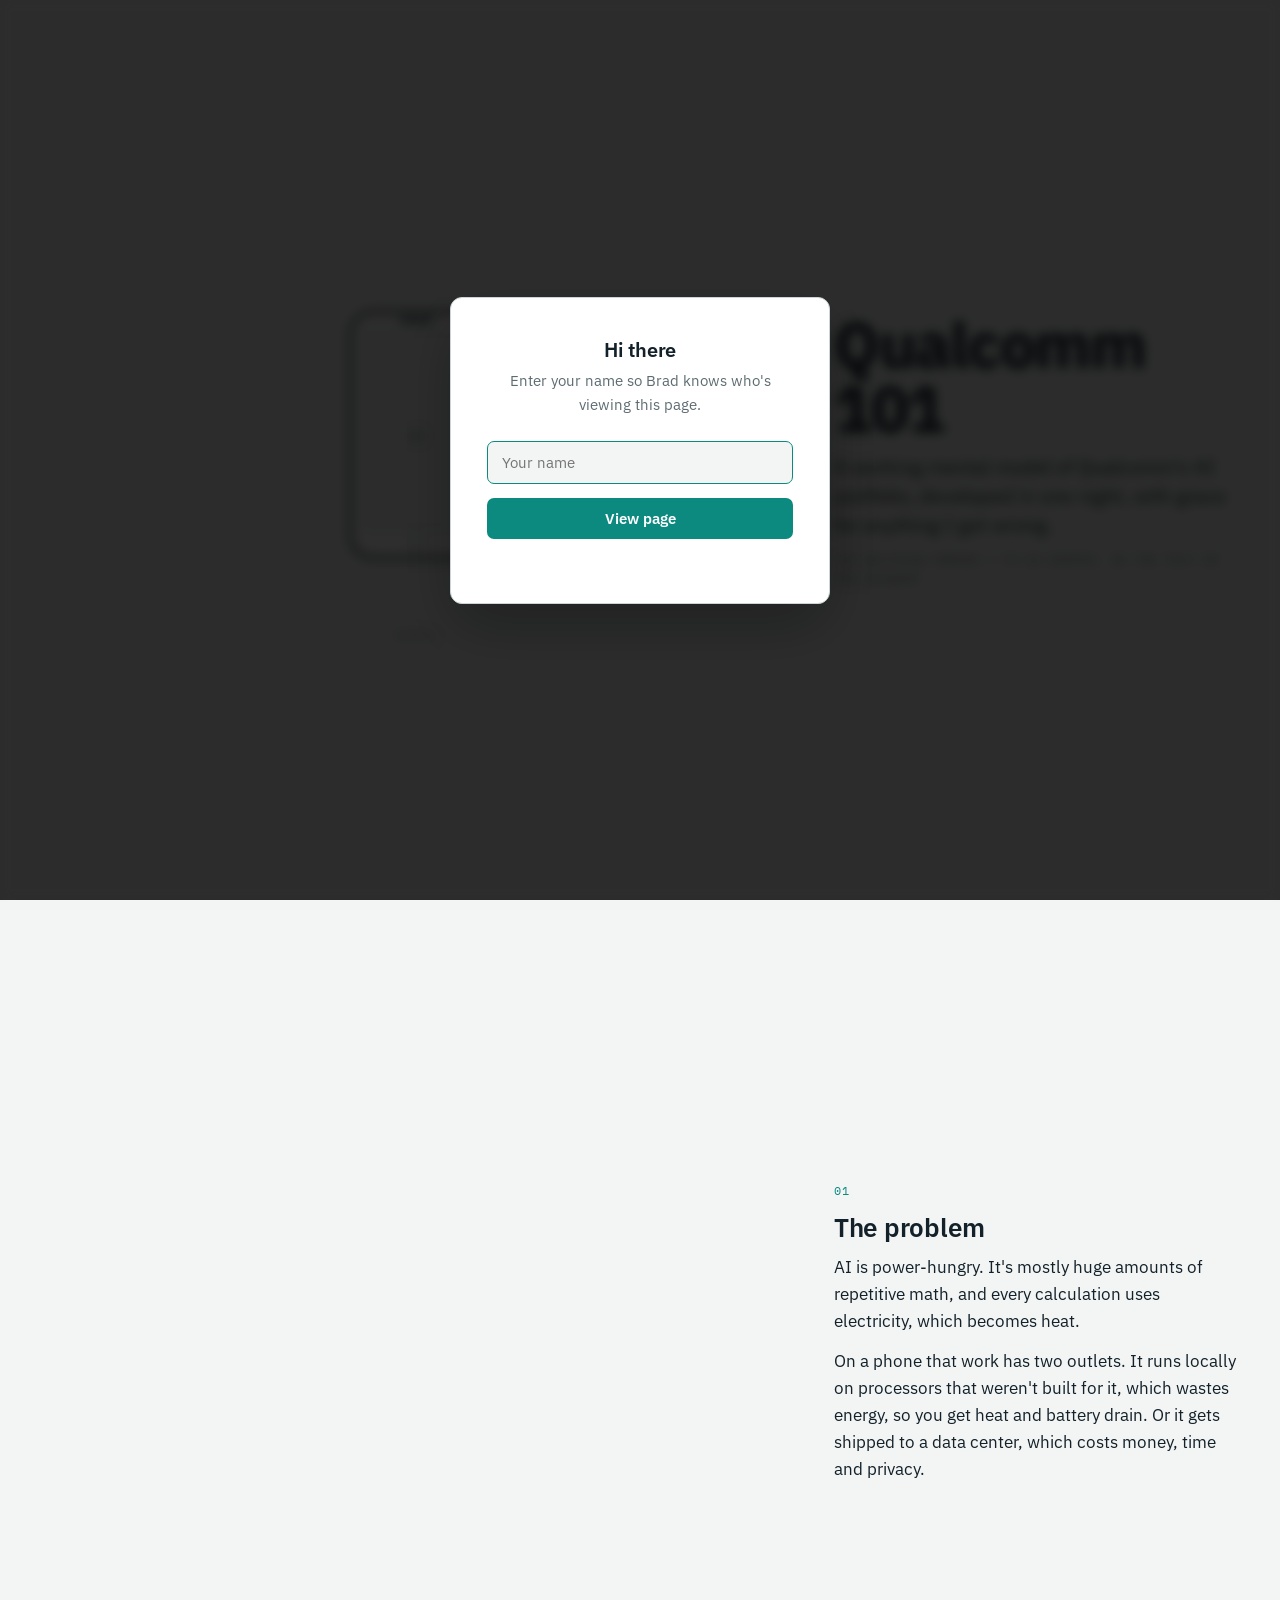
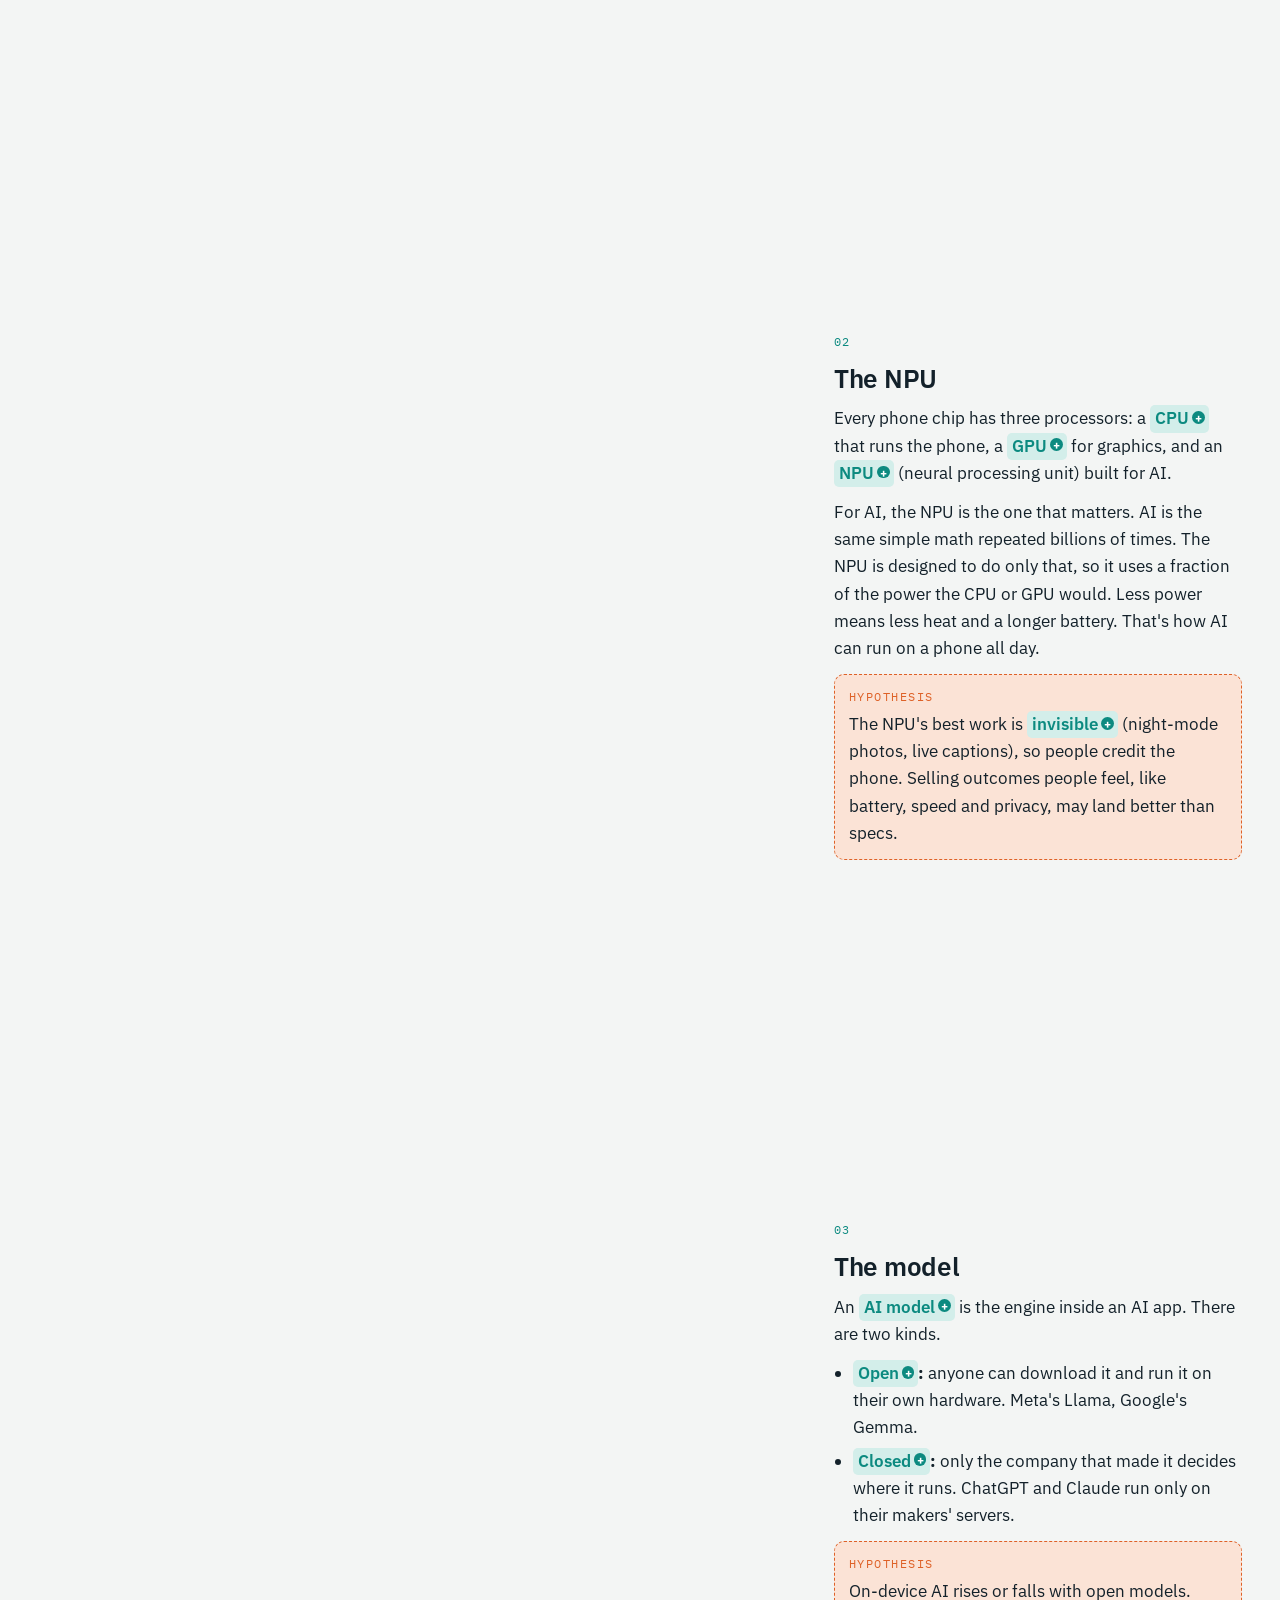
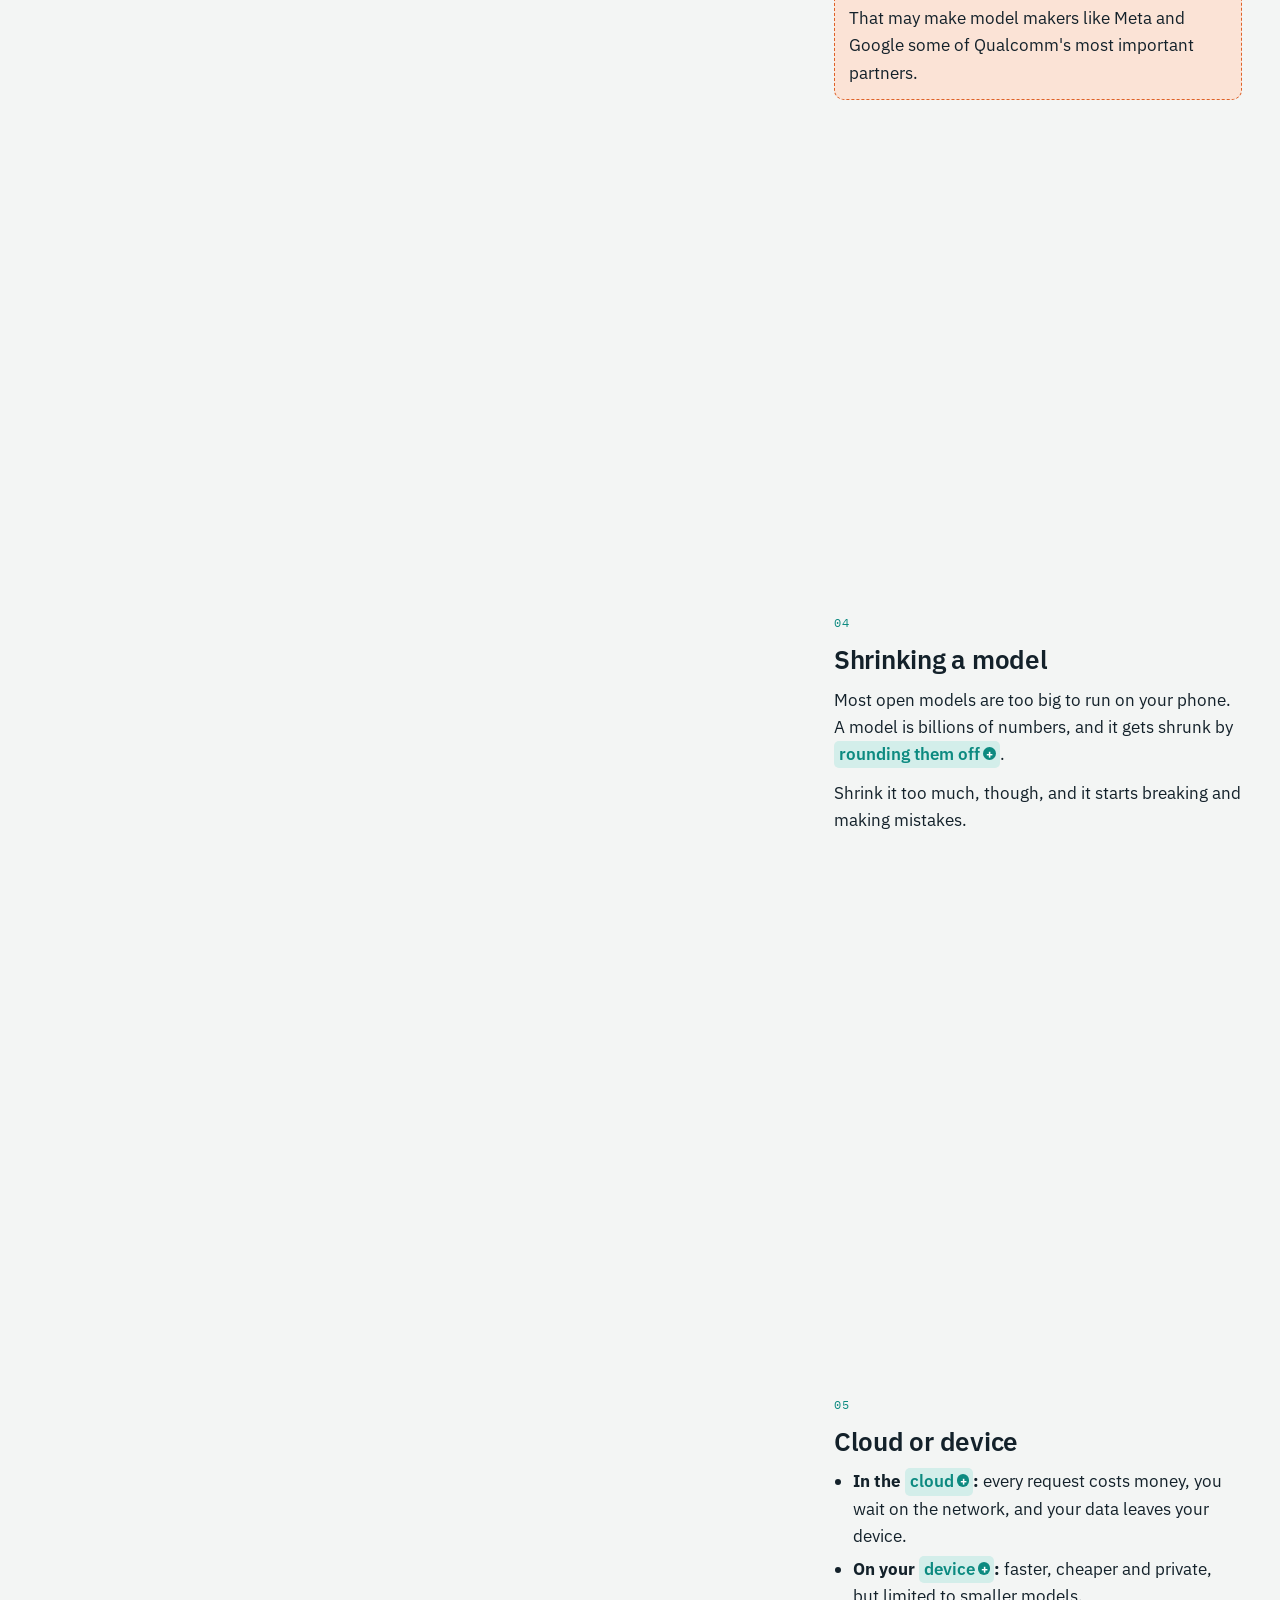
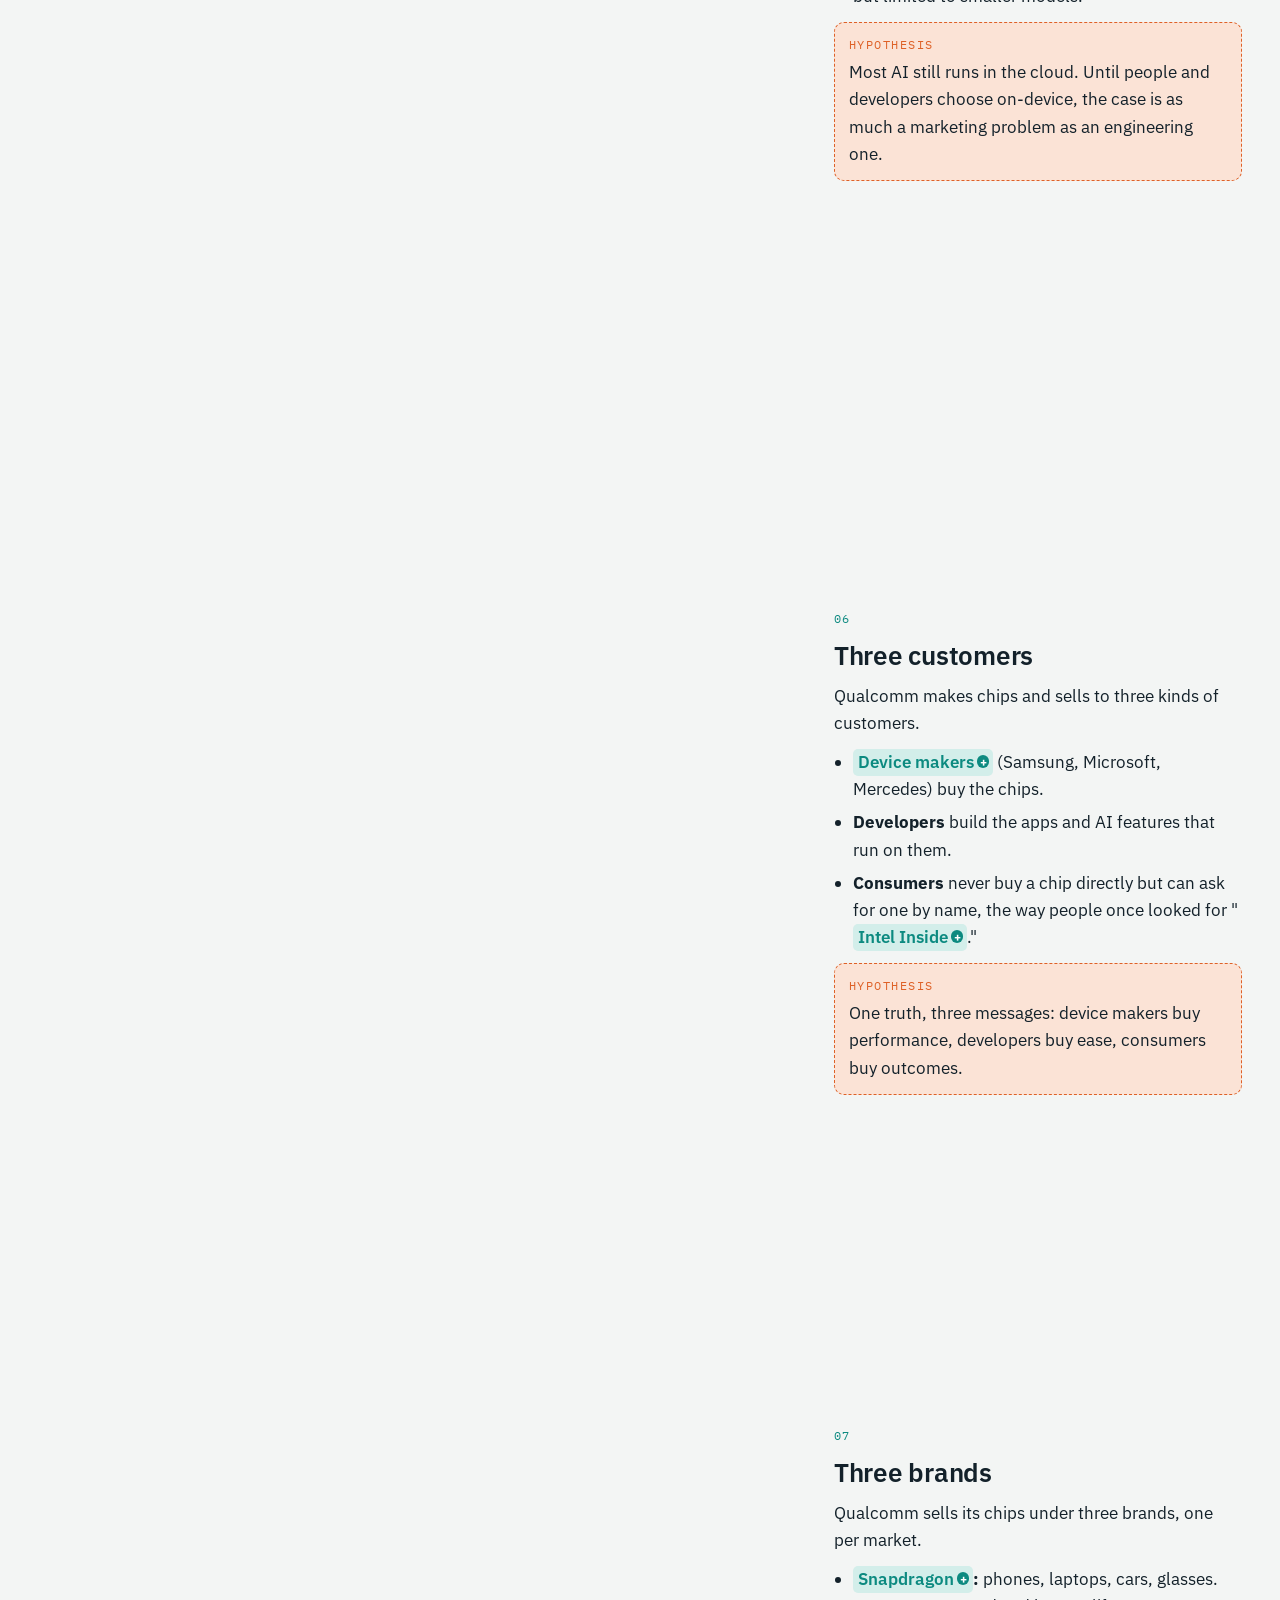
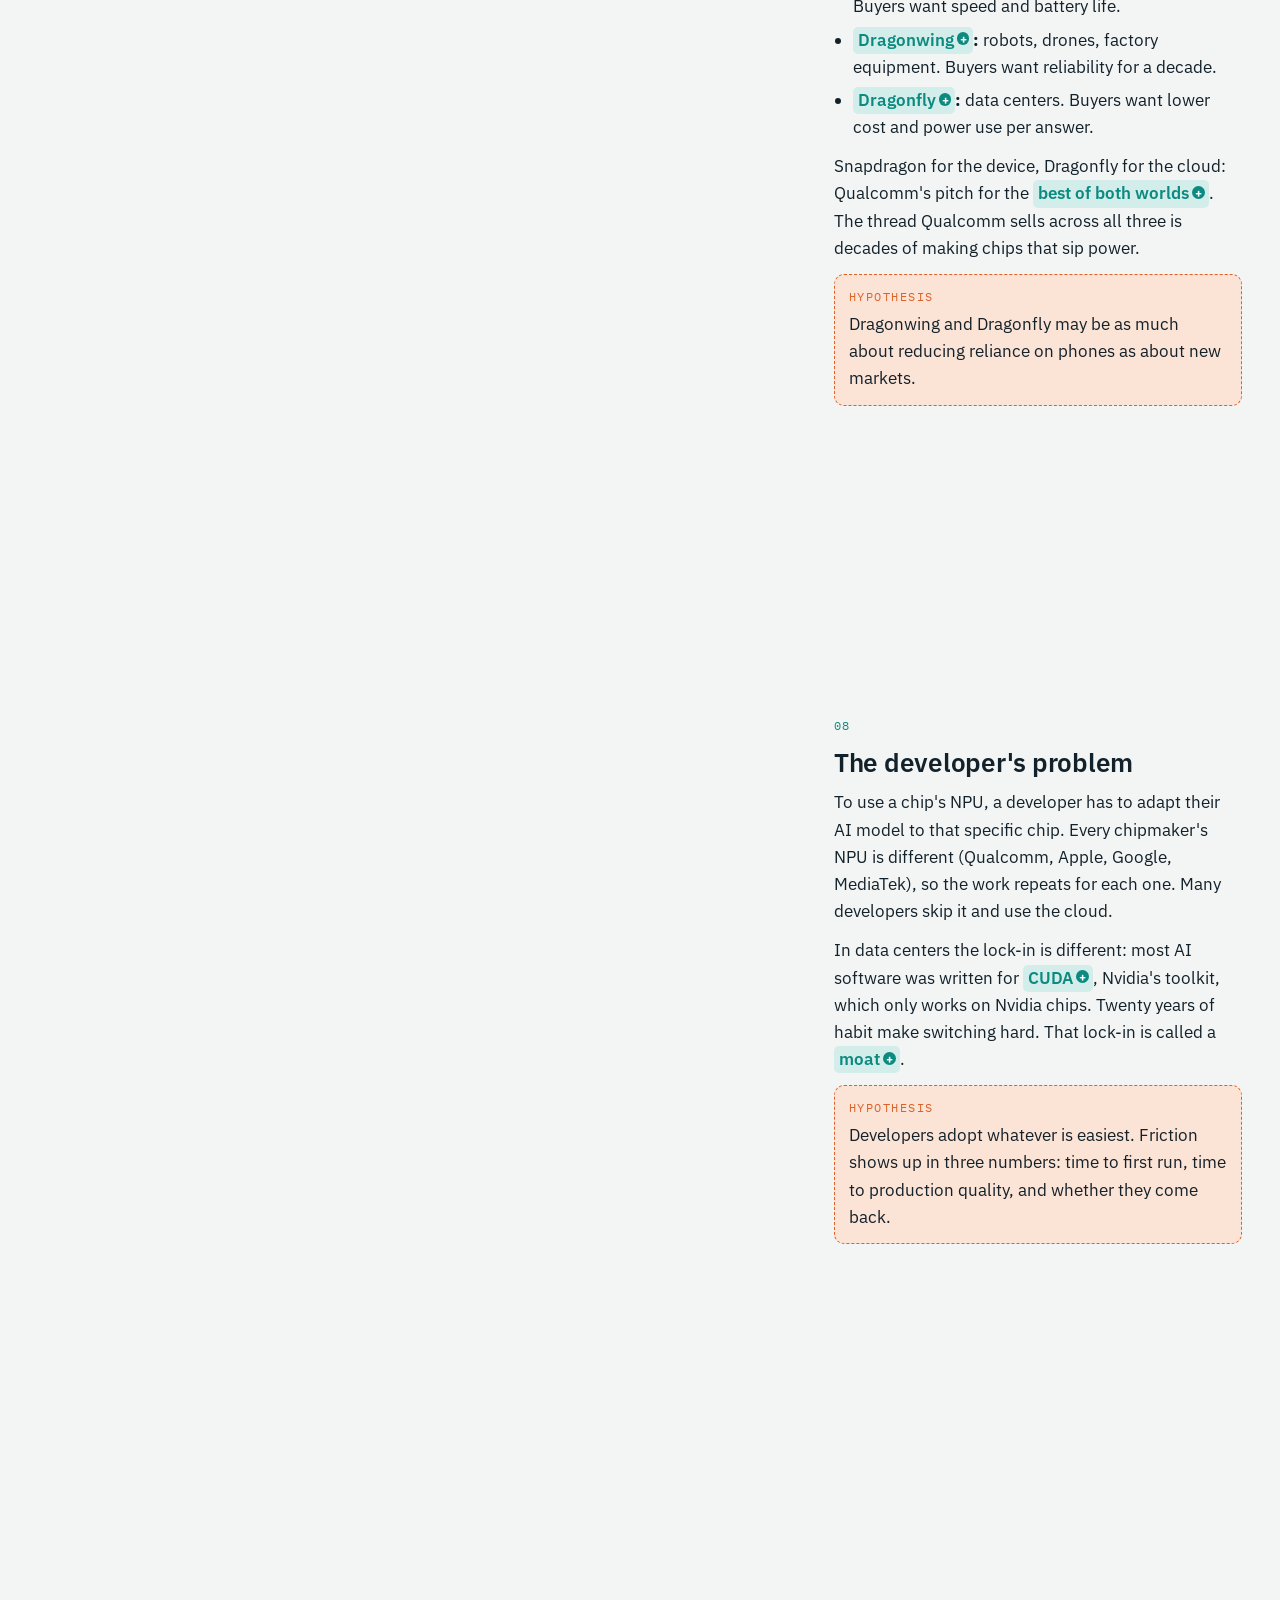
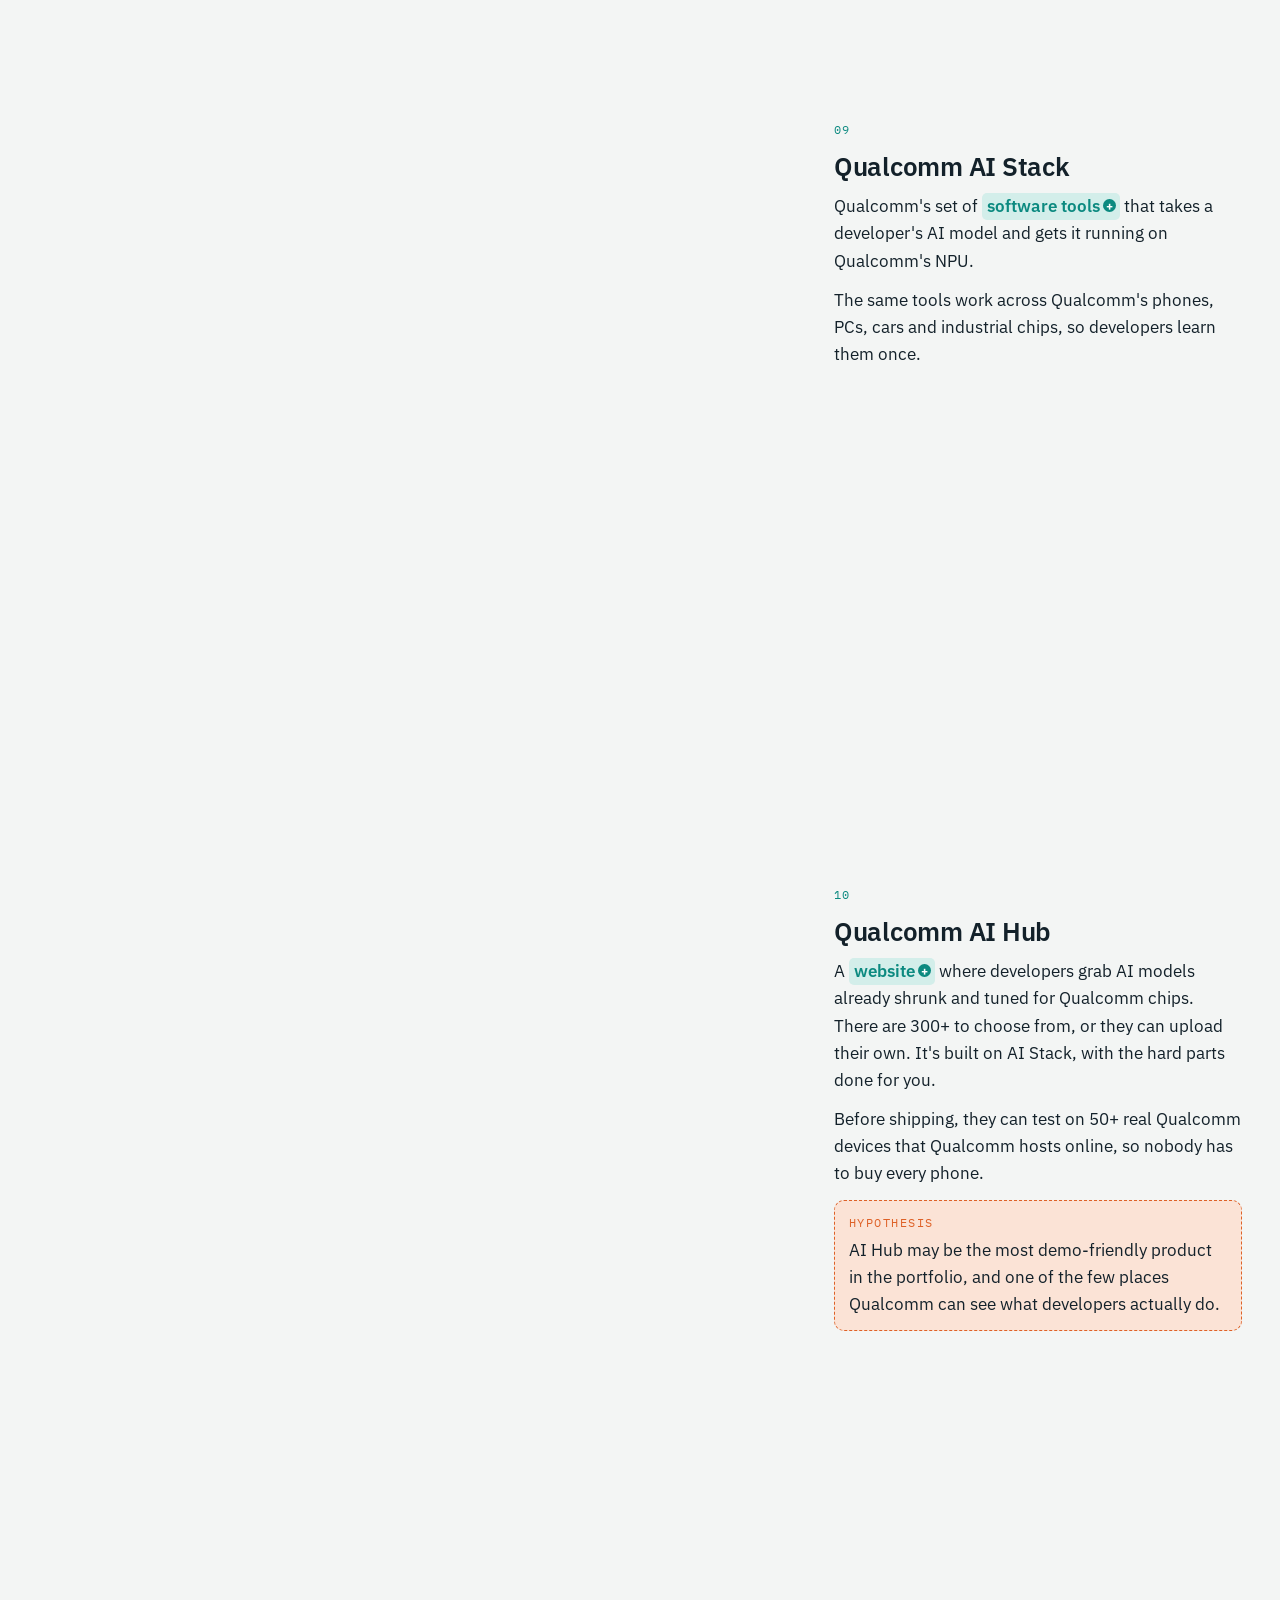
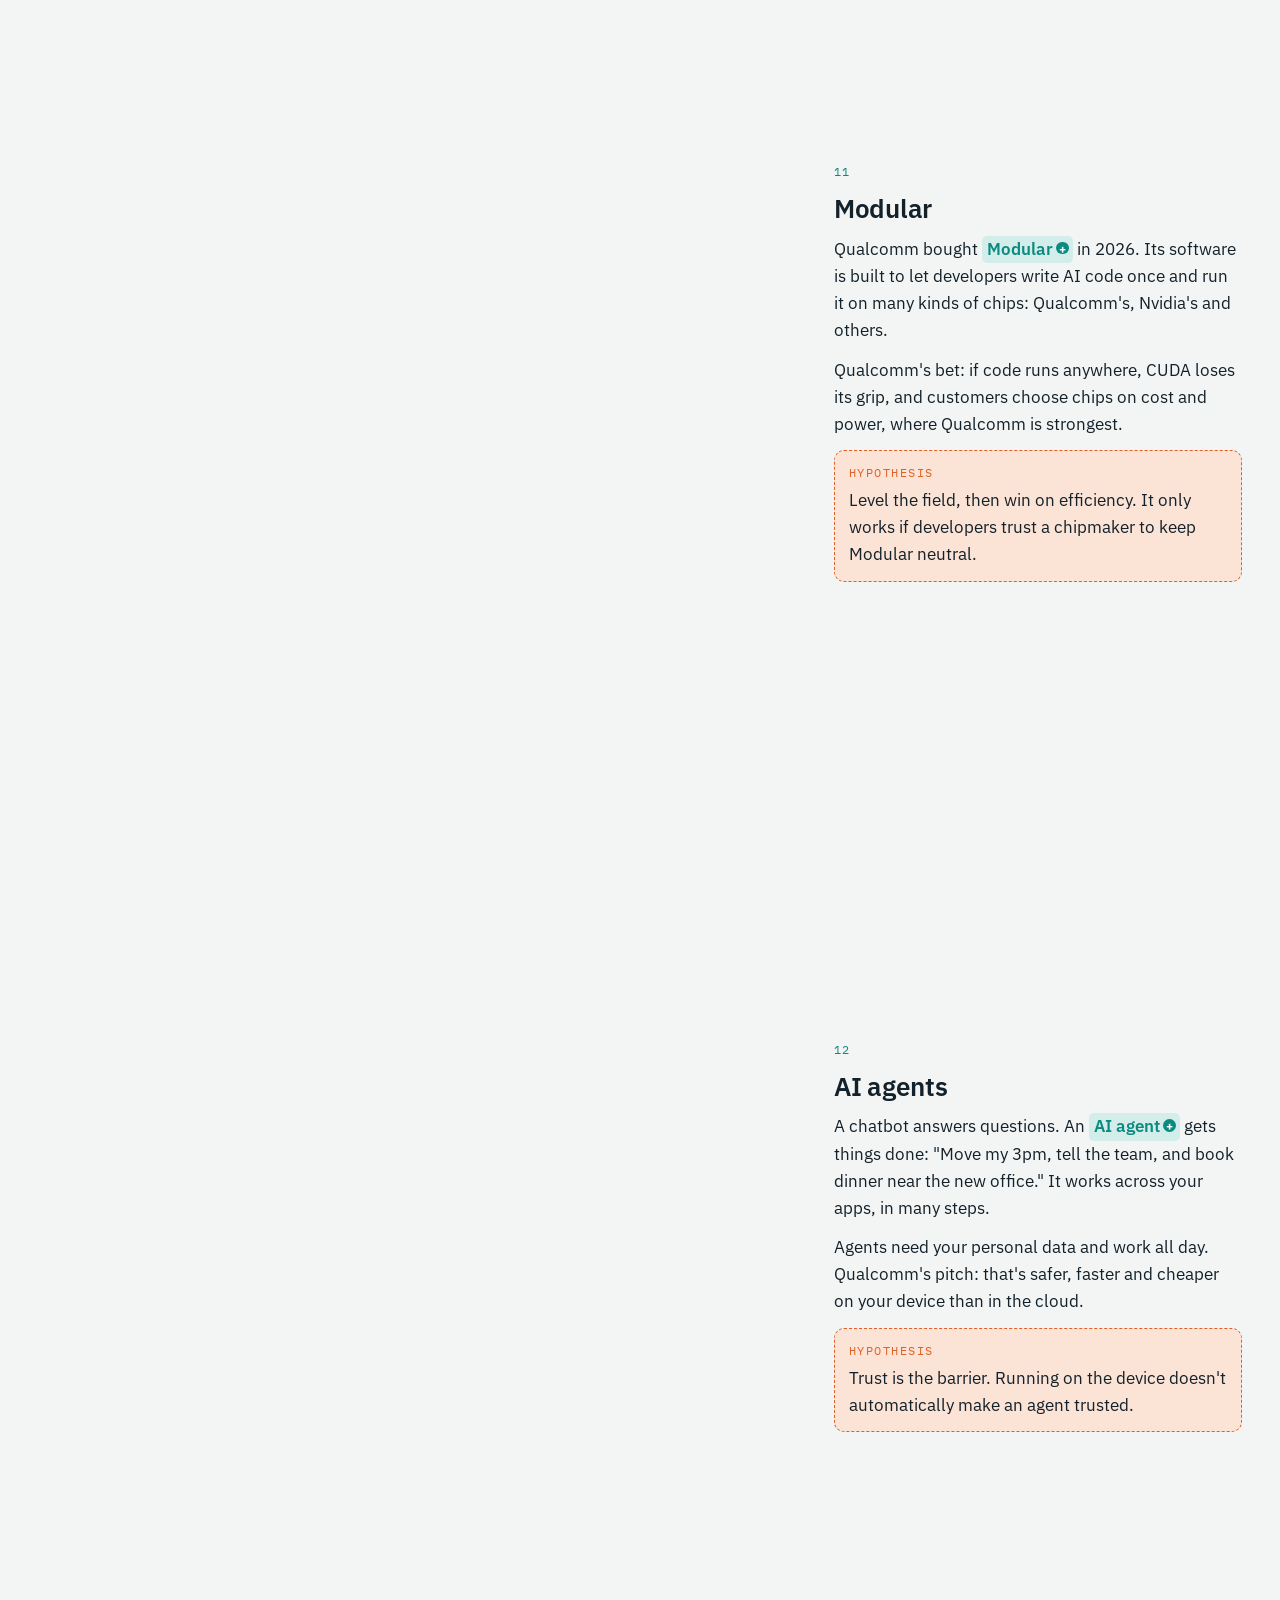
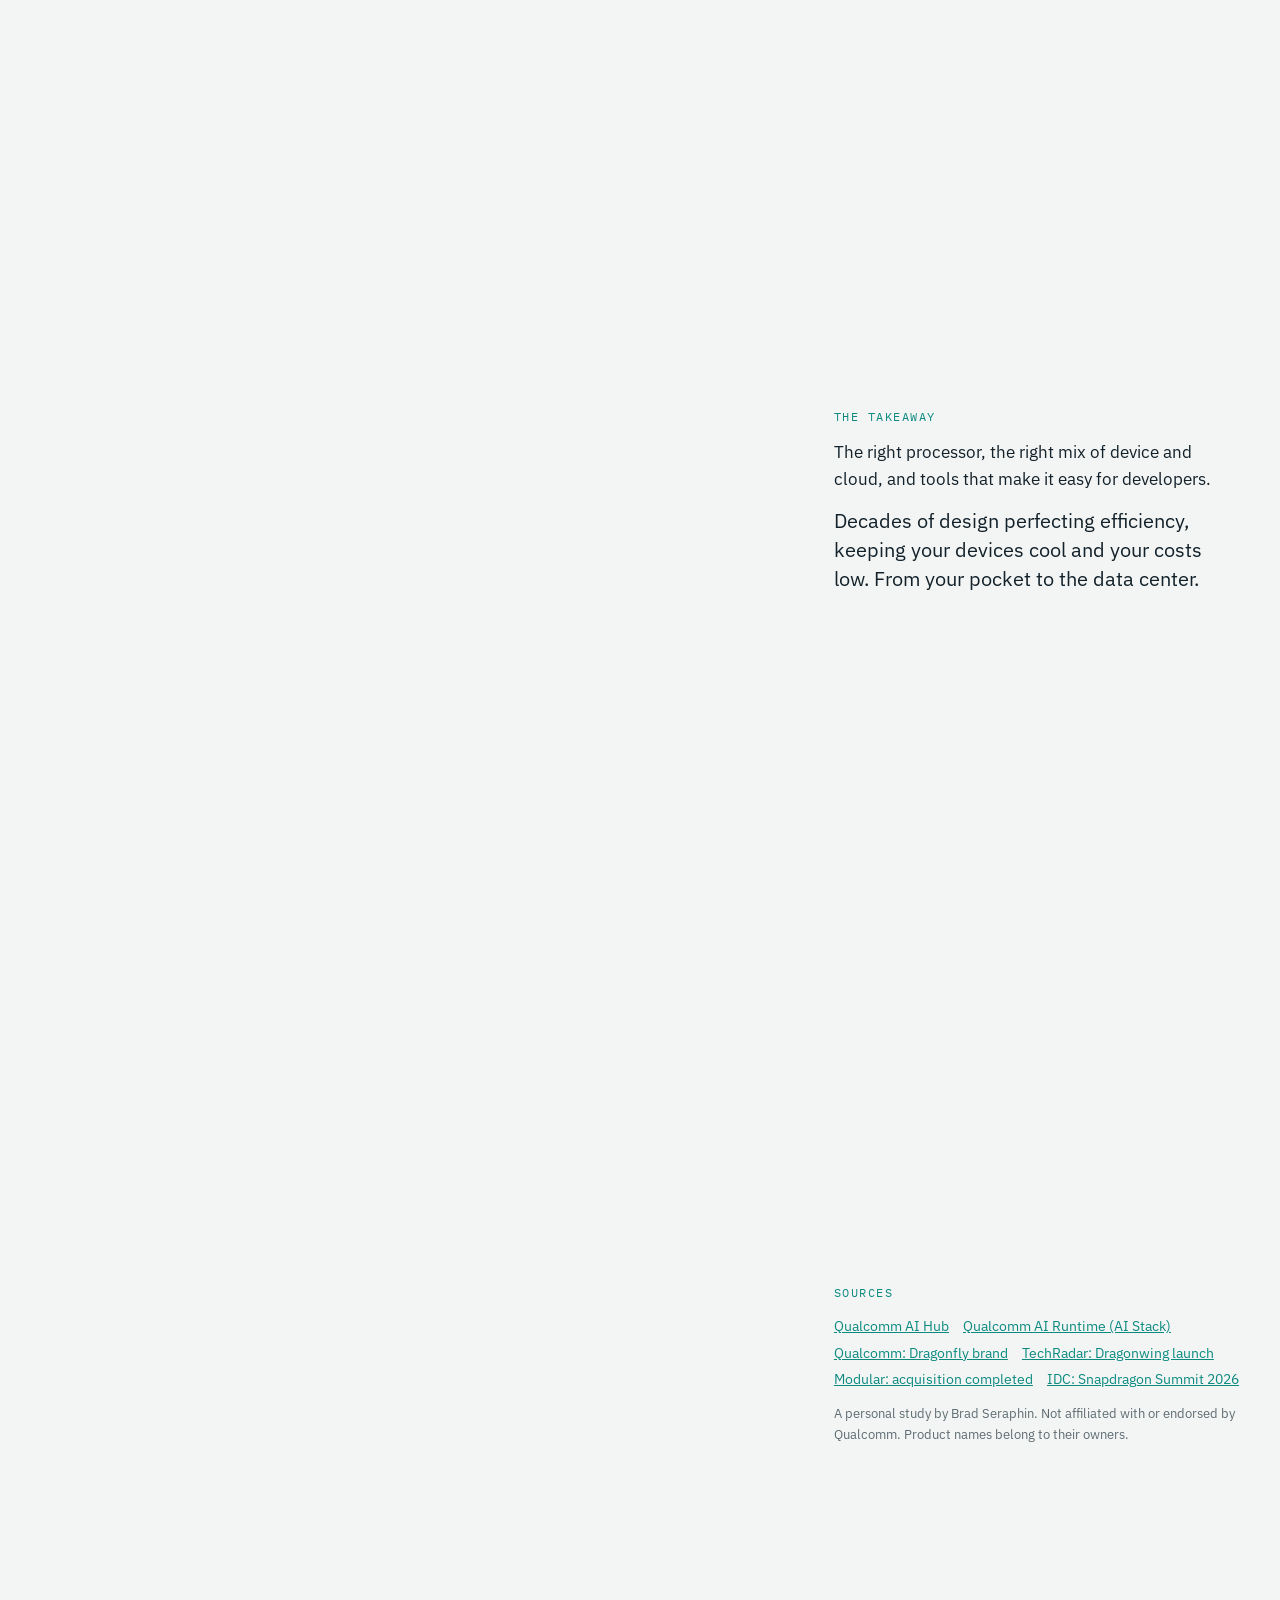
<file: qualcomm-101/index.html>
<!doctype html>
<html lang="en">
<head>
<meta charset="utf-8">
<meta name="viewport" content="width=device-width, initial-scale=1, viewport-fit=cover">
<title>Qualcomm 101 | Brad Seraphin</title>
<meta name="description" content="A plain-English working model of Qualcomm's AI portfolio: the NPU, models, device vs. cloud, Snapdragon, Dragonwing, Dragonfly, AI Stack, AI Hub and Modular.">
<meta name="robots" content="noindex">
<link rel="preconnect" href="https://fonts.googleapis.com">
<link rel="preconnect" href="https://fonts.gstatic.com" crossorigin>
<link rel="stylesheet" href="https://fonts.googleapis.com/css2?family=IBM+Plex+Sans:wght@400;500;600;700&family=IBM+Plex+Mono:wght@400;500&display=swap">
<style>
/* Layout: scrollytelling. Text steps scroll on the left; one persistent diagram stays pinned on the right and evolves with scroll (scroll-scrubbed). */
:root{
  --bg:#F3F5F4;
  --panel:#FFFFFF;
  --ink:#13212A;
  --muted:#5E6C72;
  --line:#CBD4D6;
  --teal:#0C8A80;
  --tealSoft:#D3EEEA;
  --orange:#DE6127;
  --orangeSoft:#FBE3D6;
  --font:"IBM Plex Sans",-apple-system,"Segoe UI",Roboto,sans-serif;
  --mono:"IBM Plex Mono",ui-monospace,Menlo,monospace;
}
@media (prefers-color-scheme: dark){:root:not([data-theme="light"]){--bg:#0F1619;--panel:#172125;--ink:#E5EDEB;--muted:#93A6A6;--line:#2E3D42;--teal:#3CC4B6;--tealSoft:#163A38;--orange:#FF8A52;--orangeSoft:#3A2419;color-scheme:dark}}
:root[data-theme="dark"]{--bg:#0F1619;--panel:#172125;--ink:#E5EDEB;--muted:#93A6A6;--line:#2E3D42;--teal:#3CC4B6;--tealSoft:#163A38;--orange:#FF8A52;--orangeSoft:#3A2419;color-scheme:dark}
*{box-sizing:border-box}
body{background:var(--bg);color:var(--ink);font-family:var(--font);font-size:17px;line-height:1.6}
.wrap{display:grid;grid-template-columns:minmax(0,1.3fr) minmax(0,.7fr);gap:3vw;max-width:1400px;margin:0 auto;padding-inline:max(16px,3vw)}
.text{min-width:0}
.stage{position:sticky;top:0;height:100vh;display:flex;align-items:center;min-width:0;align-self:start}
.stage svg{width:100%;height:auto;max-height:92vh;overflow:visible}
.step{min-height:96vh;display:flex;flex-direction:column;justify-content:center;gap:12px;padding-block:8vh;max-width:34rem}
.step.intro{min-height:100vh}
h1{font-size:clamp(2.6rem,5vw,4rem);line-height:1;margin:0;font-weight:700;letter-spacing:-.02em}
h2{font-size:1.6rem;line-height:1.15;margin:0;font-weight:600;letter-spacing:-.01em}
p,ul,ol{margin:0}
ul{padding-left:1.1em;display:flex;flex-direction:column;gap:6px}
ol{padding-left:1.3em;display:flex;flex-direction:column;gap:6px}
.lede{font-size:1.25rem;line-height:1.45;color:var(--ink)}
.num{font-family:var(--mono);font-size:.78rem;letter-spacing:.12em;color:var(--teal)}
.muted{color:var(--muted)}
.fine{font-size:.82rem;color:var(--muted)}
a{color:var(--teal)}
.hyp{border:1.5px dashed var(--orange);background:var(--orangeSoft);border-radius:10px;padding:12px 14px;display:flex;flex-direction:column;gap:4px}
.hyp .num{color:var(--orange)}
.term{font:inherit;color:var(--teal);font-weight:600;background:var(--tealSoft);border:0;border-radius:5px;padding:0 4px 0 5px;cursor:pointer;display:inline;line-height:inherit;transition:background .15s,color .15s}
.term::after{content:"+";display:inline-block;margin-left:3px;width:1.05em;height:1.05em;line-height:1.02em;text-align:center;border-radius:50%;font-size:.72em;font-weight:700;vertical-align:.18em;background:var(--teal);color:var(--panel)}
.term:hover{background:var(--teal);color:var(--panel)}
.term:hover::after{background:var(--panel);color:var(--teal)}
.term:focus-visible{outline:2px solid var(--teal);outline-offset:2px}
.tapb{cursor:pointer}
.tapb .ring{transform-box:fill-box;transform-origin:center;animation:pulse 2.2s infinite ease-out}
svg [data-k]:hover > rect, svg rect[data-k]:hover{stroke:var(--teal)!important;stroke-width:3.5!important}
.pop{position:fixed;z-index:20;width:min(380px,calc(100vw - 32px));background:var(--panel);border:1px solid var(--line);border-top:3px solid var(--teal);border-radius:12px;box-shadow:0 20px 50px rgba(0,0,0,.18);padding:16px 18px 18px;display:flex;flex-direction:column;gap:8px}
.pop h3{margin:0;font-size:1.1rem}
.pop p{font-size:.95rem;line-height:1.5}
.pop .ex{color:var(--muted)}
.pop .x{position:absolute;top:8px;right:10px;background:none;border:0;font-size:1.3rem;cursor:pointer;color:var(--muted);line-height:1}
.hint{font-family:var(--mono);font-size:.72rem;color:var(--muted);letter-spacing:.06em}
svg [data-k]{cursor:pointer}
@media (max-width:860px){.pop{left:16px!important;right:16px;bottom:16px;top:auto!important;width:auto}}
.sources{display:flex;flex-wrap:wrap;gap:4px 14px;font-size:.88rem}
/* diagram */
svg text{font-family:var(--mono);fill:var(--ink)}
.lbl{font-size:17px;letter-spacing:.05em}
.sm{font-size:15px;fill:var(--muted);letter-spacing:.03em}
.big{font-family:var(--font);font-size:22px;font-weight:600}
.box{fill:var(--panel);stroke:var(--line);stroke-width:2}
.boxT{fill:var(--tealSoft);stroke:var(--teal);stroke-width:2.5}
.boxO{fill:var(--orangeSoft);stroke:var(--orange);stroke-width:2.5}
.ln{fill:none;stroke:var(--line);stroke-width:2.5}
.lnI{fill:none;stroke:var(--ink);stroke-width:2.5}
.lnT{fill:none;stroke:var(--teal);stroke-width:3}
.lnO{fill:none;stroke:var(--orange);stroke-width:3}
.t{fill:var(--teal)} .o{fill:var(--orange)} .i{fill:var(--ink)} .m{fill:var(--muted)}
.tT{fill:var(--teal)!important} .tO{fill:var(--orange)!important}
.scene{opacity:0;pointer-events:none}
.wave{animation:wave 1.8s infinite ease-out;opacity:0}
@keyframes wave{0%{transform:translateY(0);opacity:0}30%{opacity:.9}100%{transform:translateY(-40px);opacity:0}}
.pulse{transform-box:fill-box;transform-origin:center;animation:pulse 1.6s infinite ease-out}
@keyframes pulse{0%{transform:scale(1);opacity:.7}100%{transform:scale(2.8);opacity:0}}
.cap{font-size:15px;letter-spacing:.12em;fill:var(--teal)}
@media (max-width:860px){
  .wrap{grid-template-columns:minmax(0,1fr)}
  .stage{order:-1;height:48vh;top:0;z-index:2;background:var(--bg);border-bottom:1px solid var(--line)}
  .stage svg{max-height:46vh}
  .step{min-height:80vh;padding-block:6vh}
  .step.intro{min-height:70vh}
}
</style>
<style>html,body{margin:0} img{max-width:100%} [hidden]{display:none!important}</style>
<style>
/* ---- Visitor gate ---- */
#q101-gate{position:fixed;inset:0;z-index:9999;background:rgba(0,0,0,0.82);backdrop-filter:blur(6px);display:flex;align-items:center;justify-content:center;padding:16px}
#q101-gate-box{background:var(--panel);border:1px solid var(--line);border-radius:12px;padding:40px 36px 36px;width:min(380px,calc(100vw - 32px));text-align:center;box-shadow:0 24px 64px rgba(0,0,0,0.28)}
#q101-gate-box h2{font-family:var(--font);font-size:20px;font-weight:600;color:var(--ink);margin:0 0 4px}
#q101-gate-box p{font-family:var(--font);font-size:15px;color:var(--muted);margin:8px 0 24px;line-height:1.6}
#q101-gate-name{width:100%;box-sizing:border-box;background:var(--bg);border:1px solid var(--line);border-radius:7px;color:var(--ink);font-family:var(--font);font-size:15px;padding:11px 14px;outline:none;margin-bottom:14px;transition:border-color 0.2s}
#q101-gate-name:focus{border-color:var(--teal)}
#q101-gate-btn{width:100%;padding:11px;border-radius:7px;background:var(--teal);color:#fff;border:none;font-family:var(--font);font-size:15px;font-weight:600;cursor:pointer;transition:opacity 0.2s}
#q101-gate-btn:hover{opacity:0.85}
#q101-gate-btn:disabled{opacity:0.5;cursor:default}
#q101-gate-msg{font-family:var(--font);font-size:13px;color:var(--muted);margin-top:10px;min-height:18px}
</style>
</head>
<body>
<div class="wrap">
<div class="stage" aria-hidden="true">
<svg id="d" viewBox="0 0 1000 700" xmlns="http://www.w3.org/2000/svg">
  <defs>
    <radialGradient id="heat"><stop offset="0" stop-color="var(--orange)" stop-opacity=".45"/><stop offset="1" stop-color="var(--orange)" stop-opacity="0"/></radialGradient>
    <radialGradient id="cool"><stop offset="0" stop-color="var(--teal)" stop-opacity=".35"/><stop offset="1" stop-color="var(--teal)" stop-opacity="0"/></radialGradient>
    <marker id="ar" viewBox="0 0 10 10" refX="8" refY="5" markerWidth="7" markerHeight="7" orient="auto"><path d="M0 0 L10 5 L0 10 z" class="m"/></marker>
    <marker id="arT" viewBox="0 0 10 10" refX="8" refY="5" markerWidth="7" markerHeight="7" orient="auto"><path d="M0 0 L10 5 L0 10 z" class="t"/></marker>
    <marker id="arO" viewBox="0 0 10 10" refX="8" refY="5" markerWidth="7" markerHeight="7" orient="auto"><path d="M0 0 L10 5 L0 10 z" class="o"/></marker>
  </defs>

  <!-- persistent phone -->
  <g id="phone">
    <circle id="phHeat" r="170" fill="url(#heat)" opacity="0"/>
    <rect x="-70" y="-130" width="140" height="260" rx="24" class="box" style="stroke:var(--ink);stroke-width:3"/>
    <rect x="-58" y="-112" width="116" height="214" rx="10" style="fill:var(--bg);stroke:var(--line);stroke-width:1.5"/>
    <rect x="-18" y="-124" width="36" height="6" rx="3" class="m"/>
    <circle cx="0" cy="116" r="7" style="fill:none;stroke:var(--line);stroke-width:2"/>
    <g id="phWaves" opacity="0"><path class="wave" style="animation-delay:0.0s" d="M-30 -150 q8 -10 0 -20 q-8 -10 0 -20" fill="none" stroke="var(--orange)" stroke-width="3" stroke-linecap="round"/><path class="wave" style="animation-delay:0.6s" d="M0 -150 q8 -10 0 -20 q-8 -10 0 -20" fill="none" stroke="var(--orange)" stroke-width="3" stroke-linecap="round"/><path class="wave" style="animation-delay:1.2s" d="M30 -150 q8 -10 0 -20 q-8 -10 0 -20" fill="none" stroke="var(--orange)" stroke-width="3" stroke-linecap="round"/></g>
    <text id="phTxt" x="0" y="6" text-anchor="middle" class="sm">AI</text>
  </g>

  <g id="server"></g>
  <g id="robot" opacity="0"><rect x="-50" y="40" width="100" height="22" rx="6" class="i"/><path d="M-10 40 L-10 0 L40 -30" fill="none" stroke="var(--teal)" stroke-width="14" stroke-linecap="round" stroke-linejoin="round"/><circle cx="-10" cy="0" r="10" class="i"/><path d="M40 -30 l16 -10 M40 -30 l18 6" stroke="var(--ink)" stroke-width="6" stroke-linecap="round"/></g>
  <text id="cap" x="20" y="36" class="cap mono"></text>
  <g id="hyp" opacity="0"><circle class="pulse" r="12" class="o" fill="var(--orange)"/><circle r="12" fill="var(--orange)"/><text x="0" y="5" text-anchor="middle" style="font-size:13px;font-weight:600;fill:#fff">H</text></g>
  <!-- S1 problem -->
  <g id="s1" class="scene">
    
    <path id="p1" d="M370 300 C480 160 620 160 720 230" class="lnO" marker-end="url(#arO)"/>
    
    <text x="780" y="400" text-anchor="middle" class="lbl">IN THE CLOUD</text>
    <text x="780" y="425" text-anchor="middle" class="sm tO">cost · wait · privacy</text>
    <text x="300" y="560" text-anchor="middle" class="lbl">ON THE WRONG PROCESSOR</text>
    <text x="300" y="585" text-anchor="middle" class="sm tO">heat · battery drain</text>
    <circle id="dot1" r="9" class="o"/>
  </g>

  <!-- S2 NPU chip -->
  <g id="s2" class="scene">
    <g id="chip" transform="translate(500 360)">
      <g id="pins"></g>
      <rect x="-240" y="-230" width="480" height="460" rx="26" class="box"/>
      <text x="0" y="-195" text-anchor="middle" class="sm">ONE CHIP</text>
      <circle id="chipHeat" r="260" fill="url(#heat)"/>
      <rect id="bCPU" x="-210" y="-160" width="130" height="310" rx="12" class="box"/>
      <rect id="bGPU" x="-65" y="-160" width="130" height="310" rx="12" class="box"/>
      <rect id="bNPU" x="80" y="-160" width="130" height="310" rx="12" class="box"/>
      <circle id="npuGlow" cx="145" cy="-5" r="160" fill="url(#cool)" opacity="0"/>
      <text x="-145" y="0" text-anchor="middle" class="big">CPU</text><text x="-145" y="30" text-anchor="middle" class="sm">runs the phone</text>
      <text x="0" y="0" text-anchor="middle" class="big">GPU</text><text x="0" y="30" text-anchor="middle" class="sm">graphics</text>
      <text x="145" y="0" text-anchor="middle" class="big">NPU</text><text id="npuCap" x="145" y="30" text-anchor="middle" class="sm">built for AI</text>
      <text id="npuNote" x="0" y="205" text-anchor="middle" class="sm tT" opacity="0">AI math → NPU: a fraction of the power</text>
    </g>
  </g>

  <!-- S3 open vs closed -->
  <g id="s3" class="scene">
    
    <g id="lock3" opacity="0"></g>
    <g id="cOpen"></g><g id="cClosed"></g>
    <text x="280" y="575" text-anchor="middle" class="lbl tT">OPEN</text>
    <text x="280" y="600" text-anchor="middle" class="sm">runs on your hardware · Llama, Gemma</text>
    <text x="760" y="520" text-anchor="middle" class="lbl">CLOSED</text>
    <text x="760" y="545" text-anchor="middle" class="sm">maker's servers only · ChatGPT, Claude</text>
  </g>

  <!-- S4 shrinking -->
  <g id="s4" class="scene">
    <rect id="slot" x="250" y="380" width="60" height="40" rx="6" fill="none" stroke="var(--teal)" stroke-width="2" stroke-dasharray="5 5"/>
    <g id="shr">
      <rect id="shrBox" x="-180" y="-90" width="360" height="180" rx="12" class="box"/>
      <text id="shrNum" x="0" y="8" text-anchor="middle" class="big">0.371204</text>
      <text id="shrBits" x="0" y="44" text-anchor="middle" class="sm">32-bit</text>
      <g id="cracks" opacity="0" class="lnO"><path d="M-20 -60 l12 30 l-14 18 l16 26"/><path d="M30 -50 l-10 24 l14 22"/></g>
    </g>
    <text x="640" y="120" text-anchor="middle" class="sm">ONE OF A MODEL'S BILLIONS OF NUMBERS (ILLUSTRATIVE)</text>
    <g transform="translate(470 520)">
      <text x="0" y="-14" class="sm">MODEL SIZE</text>
      <rect x="0" y="0" width="360" height="16" rx="8" class="box"/>
      <rect id="sizeBar" x="0" y="0" width="360" height="16" rx="8" class="t"/>
      <text id="sizeTxt" x="370" y="14" class="sm">100%</text>
    </g>
    <text id="fitTxt" x="280" y="600" text-anchor="middle" class="lbl tT" opacity="0">FITS ON THE PHONE</text>
    <text id="tooFar" x="640" y="610" text-anchor="middle" class="lbl tO" opacity="0">TOO FAR: MISTAKES START</text>
  </g>

  <!-- S5 cloud or device -->
  <g id="s5" class="scene">
    
    <path id="p5out" d="M290 320 C440 110 640 110 760 300" class="ln" stroke-dasharray="8 8"/>
    <path id="p5back" d="M760 430 C640 620 440 620 290 440" class="ln" stroke-dasharray="8 8"/>
    <text x="525" y="150" text-anchor="middle" class="sm">THE NETWORK</text>
    <circle id="dot5" r="10" class="o"/>
    <circle id="dotL" r="10" class="t"/>
    <text id="lblLocal" x="220" y="585" text-anchor="middle" class="lbl tT" opacity="0">ON DEVICE: DONE</text>
    <text x="220" y="610" text-anchor="middle" class="sm">faster · cheaper · private</text>
    <g id="dollars"><text class="dl lbl tO" x="420" y="170" text-anchor="middle" style="font-size:22px;font-weight:600" opacity="0">$</text><text class="dl lbl tO" x="620" y="165" text-anchor="middle" style="font-size:22px;font-weight:600" opacity="0">$</text><text class="dl lbl tO" x="600" y="600" text-anchor="middle" style="font-size:22px;font-weight:600" opacity="0">$</text><text class="dl lbl tO" x="420" y="600" text-anchor="middle" style="font-size:22px;font-weight:600" opacity="0">$</text></g><text x="800" y="560" text-anchor="middle" class="lbl tO">IN THE CLOUD</text>
    <text x="800" y="585" text-anchor="middle" class="sm">cost · wait · data leaves</text>
  </g>

  <!-- S6 three customers -->
  <g id="s6" class="scene">
    <g id="n6"></g>
  </g>

  <!-- S7 / S13 axis -->
  <g id="axis" class="scene">
    <line x1="90" y1="0" x2="910" y2="0" class="lnI"/>
    <circle cx="90" cy="0" r="7" class="i"/><circle cx="910" cy="0" r="7" class="i"/>
    <text x="90" y="-26" text-anchor="start" class="sm">YOUR POCKET · DEVICE</text>
    <text x="910" y="-26" text-anchor="end" class="sm">THE DATA CENTER · CLOUD</text>
    <text x="500" y="-26" text-anchor="middle" class="sm">THE FACTORY FLOOR</text><g id="seg"></g>
  </g>
  <g id="band" class="scene">
    <rect x="90" y="470" width="820" height="74" rx="12" class="boxT"/>
    <text x="500" y="503" text-anchor="middle" class="lbl">AI STACK · AI HUB · MODULAR</text>
    <text x="500" y="527" text-anchor="middle" class="sm">one software layer across all three</text>
    <g id="dots13"></g>
    <text x="500" y="640" text-anchor="middle" class="sm">FROM YOUR POCKET TO THE DATA CENTER</text>
  </g>

  <!-- S8 / S11 fan -->
  <g id="fan" class="scene">
    <g id="fanSrc"></g>
    <g id="fanArms"></g>
    <g id="cuda"></g>
  </g>

  <!-- S9 stack -->
  <g id="s9" class="scene">
    <g id="L1"><rect x="250" y="120" width="500" height="90" rx="12" class="box"/><text x="500" y="160" text-anchor="middle" class="lbl">THE DEVELOPER'S AI MODEL</text><text x="500" y="185" text-anchor="middle" class="sm">built in common tools</text></g>
    <g id="L2"><rect x="150" y="270" width="700" height="110" rx="14" class="boxT"/><text x="500" y="320" text-anchor="middle" class="big">Qualcomm AI Stack</text><text x="500" y="350" text-anchor="middle" class="sm">gets it running on the NPU</text></g>
    <g id="L3"></g>
    <path id="s9a" d="M500 212 L500 266" class="lnI" marker-end="url(#ar)"/>
  </g>

  <!-- S10 hub -->
  <g id="s10" class="scene">
    <g id="h10"></g>
  </g>

  <!-- S12 agents -->
  <g id="s12" class="scene">
    <g id="a12"></g>
  </g>

  <!-- S0 intro mark -->
  <g id="s0" class="scene">
    <text x="500" y="600" text-anchor="middle" class="sm">SCROLL</text>
  </g>
</svg>
</div>

<div class="text">
  <section class="step intro" data-step="0">
    <h1>Qualcomm 101</h1>
    <p class="lede">A working mental model of Qualcomm's AI portfolio, developed in one night, with grace for anything I got wrong.</p>
    <p class="hint">TAP ANYTHING MARKED + TO GO DEEPER, IN THE TEXT OR THE DIAGRAM</p>
  </section>

  <section class="step" data-step="1">
    <span class="num">01</span><h2>The problem</h2>
    <p>AI is power-hungry. It's mostly huge amounts of repetitive math, and every calculation uses electricity, which becomes heat.</p>
    <p>On a phone that work has two outlets. It runs locally on processors that weren't built for it, which wastes energy, so you get heat and battery drain. Or it gets shipped to a data center, which costs money, time and privacy.</p>
  </section>

  <section class="step" data-step="2">
    <span class="num">02</span><h2>The NPU</h2>
    <p>Every phone chip has three processors: a <button class="term" data-k="cpu">CPU</button> that runs the phone, a <button class="term" data-k="gpu">GPU</button> for graphics, and an <button class="term" data-k="npu">NPU</button> (neural processing unit) built for AI.</p>
    <p>For AI, the NPU is the one that matters. AI is the same simple math repeated billions of times. The NPU is designed to do only that, so it uses a fraction of the power the CPU or GPU would. Less power means less heat and a longer battery. That's how AI can run on a phone all day.</p>
    <div class="hyp"><span class="num">HYPOTHESIS</span><p>The NPU's best work is <button class="term" data-k="invisible">invisible</button> (night-mode photos, live captions), so people credit the phone. Selling outcomes people feel, like battery, speed and privacy, may land better than specs.</p></div>
  </section>

  <section class="step" data-step="3">
    <span class="num">03</span><h2>The model</h2>
    <p>An <button class="term" data-k="model">AI model</button> is the engine inside an AI app. There are two kinds.</p>
    <ul>
      <li><b><button class="term" data-k="open">Open</button>:</b> anyone can download it and run it on their own hardware. Meta's Llama, Google's Gemma.</li>
      <li><b><button class="term" data-k="closed">Closed</button>:</b> only the company that made it decides where it runs. ChatGPT and Claude run only on their makers' servers.</li>
    </ul>
    <div class="hyp"><span class="num">HYPOTHESIS</span><p>On-device AI rises or falls with open models. That may make model makers like Meta and Google some of Qualcomm's most important partners.</p></div>
  </section>

  <section class="step" data-step="4">
    <span class="num">04</span><h2>Shrinking a model</h2>
    <p>Most open models are too big to run on your phone. A model is billions of numbers, and it gets shrunk by <button class="term" data-k="rounding">rounding them off</button>.</p>
    <p>Shrink it too much, though, and it starts breaking and making mistakes.</p>
  </section>

  <section class="step" data-step="5">
    <span class="num">05</span><h2>Cloud or device</h2>
    <ul>
      <li><b>In the <button class="term" data-k="cloud">cloud</button>:</b> every request costs money, you wait on the network, and your data leaves your device.</li>
      <li><b>On your <button class="term" data-k="device">device</button>:</b> faster, cheaper and private, but limited to smaller models.</li>
    </ul>
    <div class="hyp"><span class="num">HYPOTHESIS</span><p>Most AI still runs in the cloud. Until people and developers choose on-device, the case is as much a marketing problem as an engineering one.</p></div>
  </section>

  <section class="step" data-step="6">
    <span class="num">06</span><h2>Three customers</h2>
    <p>Qualcomm makes chips and sells to three kinds of customers.</p>
    <ul>
      <li><b><button class="term" data-k="oem">Device makers</button></b> (Samsung, Microsoft, Mercedes) buy the chips.</li>
      <li><b>Developers</b> build the apps and AI features that run on them.</li>
      <li><b>Consumers</b> never buy a chip directly but can ask for one by name, the way people once looked for "<button class="term" data-k="intel">Intel Inside</button>."</li>
    </ul>
    <div class="hyp"><span class="num">HYPOTHESIS</span><p>One truth, three messages: device makers buy performance, developers buy ease, consumers buy outcomes.</p></div>
  </section>

  <section class="step" data-step="7">
    <span class="num">07</span><h2>Three brands</h2>
    <p>Qualcomm sells its chips under three brands, one per market.</p>
    <ul>
      <li><b><button class="term" data-k="snapdragon">Snapdragon</button>:</b> phones, laptops, cars, glasses. Buyers want speed and battery life.</li>
      <li><b><button class="term" data-k="dragonwing">Dragonwing</button>:</b> robots, drones, factory equipment. Buyers want reliability for a decade.</li>
      <li><b><button class="term" data-k="dragonfly">Dragonfly</button>:</b> data centers. Buyers want lower cost and power use per answer.</li>
    </ul>
    <p>Snapdragon for the device, Dragonfly for the cloud: Qualcomm's pitch for the <button class="term" data-k="hybrid">best of both worlds</button>. The thread Qualcomm sells across all three is decades of making chips that sip power.</p>
    <div class="hyp"><span class="num">HYPOTHESIS</span><p>Dragonwing and Dragonfly may be as much about reducing reliance on phones as about new markets.</p></div>
  </section>

  <section class="step" data-step="8">
    <span class="num">08</span><h2>The developer's problem</h2>
    <p>To use a chip's NPU, a developer has to adapt their AI model to that specific chip. Every chipmaker's NPU is different (Qualcomm, Apple, Google, MediaTek), so the work repeats for each one. Many developers skip it and use the cloud.</p>
    <p>In data centers the lock-in is different: most AI software was written for <button class="term" data-k="cuda">CUDA</button>, Nvidia's toolkit, which only works on Nvidia chips. Twenty years of habit make switching hard. That lock-in is called a <button class="term" data-k="moat">moat</button>.</p>
    <div class="hyp"><span class="num">HYPOTHESIS</span><p>Developers adopt whatever is easiest. Friction shows up in three numbers: time to first run, time to production quality, and whether they come back.</p></div>
  </section>

  <section class="step" data-step="9">
    <span class="num">09</span><h2>Qualcomm AI Stack</h2>
    <p>Qualcomm's set of <button class="term" data-k="aistack">software tools</button> that takes a developer's AI model and gets it running on Qualcomm's NPU.</p>
    <p>The same tools work across Qualcomm's phones, PCs, cars and industrial chips, so developers learn them once.</p>
  </section>

  <section class="step" data-step="10">
    <span class="num">10</span><h2>Qualcomm AI Hub</h2>
    <p>A <button class="term" data-k="aihub">website</button> where developers grab AI models already shrunk and tuned for Qualcomm chips. There are 300+ to choose from, or they can upload their own. It's built on AI Stack, with the hard parts done for you.</p>
    <p>Before shipping, they can test on 50+ real Qualcomm devices that Qualcomm hosts online, so nobody has to buy every phone.</p>
    <div class="hyp"><span class="num">HYPOTHESIS</span><p>AI Hub may be the most demo-friendly product in the portfolio, and one of the few places Qualcomm can see what developers actually do.</p></div>
  </section>

  <section class="step" data-step="11">
    <span class="num">11</span><h2>Modular</h2>
    <p>Qualcomm bought <button class="term" data-k="modular">Modular</button> in 2026. Its software is built to let developers write AI code once and run it on many kinds of chips: Qualcomm's, Nvidia's and others.</p>
    <p>Qualcomm's bet: if code runs anywhere, CUDA loses its grip, and customers choose chips on cost and power, where Qualcomm is strongest.</p>
    <div class="hyp"><span class="num">HYPOTHESIS</span><p>Level the field, then win on efficiency. It only works if developers trust a chipmaker to keep Modular neutral.</p></div>
  </section>

  <section class="step" data-step="12">
    <span class="num">12</span><h2>AI agents</h2>
    <p>A chatbot answers questions. An <button class="term" data-k="agent">AI agent</button> gets things done: "Move my 3pm, tell the team, and book dinner near the new office." It works across your apps, in many steps.</p>
    <p>Agents need your personal data and work all day. Qualcomm's pitch: that's safer, faster and cheaper on your device than in the cloud.</p>
    <div class="hyp"><span class="num">HYPOTHESIS</span><p>Trust is the barrier. Running on the device doesn't automatically make an agent trusted.</p></div>
  </section>

  <section class="step" data-step="13">
    <span class="num">THE TAKEAWAY</span>
    <p>The right processor, the right mix of device and cloud, and tools that make it easy for developers.</p>
    <p class="lede">Decades of design perfecting efficiency, keeping your devices cool and your costs low. From your pocket to the data center.</p>
  </section>

  <section class="step" data-step="13">
    <span class="num">SOURCES</span>
    <div class="sources">
      <a href="https://aihub.qualcomm.com/" target="_blank" rel="noopener">Qualcomm AI Hub</a>
      <a href="https://www.qualcomm.com/developer/software/qualcomm-ai-runtime-sdk-qairt" target="_blank" rel="noopener">Qualcomm AI Runtime (AI Stack)</a>
      <a href="https://www.qualcomm.com/news/onq/2026/06/qualcomm-dragonfly-ai-data-center-brand" target="_blank" rel="noopener">Qualcomm: Dragonfly brand</a>
      <a href="https://www.techradar.com/pro/qualcomm-unveils-dragonwing-the-new-name-for-its-fight-against-nvidia-intel-and-amd" target="_blank" rel="noopener">TechRadar: Dragonwing launch</a>
      <a href="https://modular.com/blog/qualcomm-completes-acquisition-of-modular" target="_blank" rel="noopener">Modular: acquisition completed</a>
      <a href="https://idc.com/resource-center/blog/snapdragon-summit-2026-qualcomms-bid-to-be-the-silicon-behind-every-agent-on-every-device" target="_blank" rel="noopener">IDC: Snapdragon Summit 2026</a>
    </div>
    <p class="fine">A personal study by Brad Seraphin. Not affiliated with or endorsed by Qualcomm. Product names belong to their owners.</p>
  </section>
</div>
</div>
<div class="pop" id="pop" role="dialog" aria-modal="false" aria-labelledby="popT" hidden><button class="x" id="popX" aria-label="Close">×</button><h3 id="popT"></h3><p id="popD"></p><p class="ex" id="popE"></p></div>

<script>
(function(){
"use strict";
const $=id=>document.getElementById(id), NS="http://www.w3.org/2000/svg";
const clamp=(x,a=0,b=1)=>Math.max(a,Math.min(b,x));
const ease=t=>t<.5?2*t*t:1-Math.pow(-2*t+2,2)/2;
const lerp=(a,b,t)=>a+(b-a)*t;
const vis=(pos,k)=>clamp(1-(Math.abs(pos-k)-.3)/.2);
const lp=(pos,k)=>clamp((pos-k+.45)/.6);

/* ---------- static drawing ---------- */
const server=(x,y)=>`<g transform="translate(${x} ${y})"><rect x="-60" y="-80" width="120" height="160" rx="10" class="box" style="stroke:var(--ink)"/>${[0,1,2,3].map(i=>`<rect x="-46" y="${-64+i*36}" width="92" height="24" rx="4" class="box"/><circle cx="32" cy="${-52+i*36}" r="4" class="t"/>`).join('')}</g>`;
$('lock3').innerHTML=`<g transform="translate(760 250)"><path d="M-16 0 v-14 a16 16 0 0 1 32 0 v14" class="lnI"/><rect x="-24" y="-2" width="48" height="38" rx="6" class="i"/></g>`;
const card=(lab,cls)=>`<rect x="-62" y="-38" width="124" height="76" rx="10" class="${cls}"/><text x="0" y="-6" text-anchor="middle" class="sm">AI MODEL</text><text x="0" y="20" text-anchor="middle" class="lbl">${lab}</text>`;
$('cOpen').innerHTML=card('OPEN','boxT');
$('cClosed').innerHTML=card('CLOSED','box');
$('pins').innerHTML=Array.from({length:9},(_,i)=>{const o=-200+i*50;return `<rect x="${o-6}" y="-252" width="12" height="22" class="m"/><rect x="${o-6}" y="230" width="12" height="22" class="m"/><rect x="-262" y="${o-6}" width="22" height="12" class="m"/><rect x="240" y="${o-6}" width="22" height="12" class="m"/>`;}).join('');

/* S6 value chain */
const node=(x,y,w,t1,t2,cls)=>`<rect x="${x-w/2}" y="${y-42}" width="${w}" height="84" rx="12" class="${cls||'box'}"/><text x="${x}" y="${y-4}" text-anchor="middle" class="lbl">${t1}</text>${t2?`<text x="${x}" y="${y+22}" text-anchor="middle" class="sm">${t2}</text>`:''}`;
$('n6').innerHTML=`${node(120,380,170,'QUALCOMM','makes chips','boxT')}${node(360,380,200,'DEVICE MAKERS','Samsung · Microsoft')}<text x="360" y="440" text-anchor="middle" class="sm">· Mercedes</text>${node(615,380,170,'DEVICES','phones · PCs · cars')}${node(870,380,170,'CONSUMERS','use the devices')}${node(615,170,200,'DEVELOPERS','build apps & AI')}
 <path class="a6" d="M206 380 L258 380" marker-end="url(#ar)"/><text class="a6t sm" x="232" y="364" text-anchor="middle">chips</text>
 <path class="a6" d="M461 380 L528 380" marker-end="url(#ar)"/>
 <path class="a6" d="M615 213 L615 336" marker-end="url(#ar)"/><text class="a6t sm" x="625" y="280">apps</text>
 <path class="a6" d="M701 380 L783 380" marker-end="url(#ar)"/>
 <path class="a6" d="M870 424 C870 600 120 600 120 426" stroke-dasharray="7 7" marker-end="url(#ar)"/><text class="a6t sm" x="495" y="585" text-anchor="middle">"ask for it by name"</text>`;
const a6=[...document.querySelectorAll('#n6 .a6')];a6.forEach(p=>{p.setAttribute('class','lnI');const L=p.getTotalLength();p.dataset.L=L;if(p.getAttribute('stroke-dasharray')){p.dataset.dash='1';}else{p.style.strokeDasharray=L;}});
const a6t=[...document.querySelectorAll('#n6 .a6t')];

/* S7 segments */
const segs=[{x1:100,x2:360,n:'SNAPDRAGON',a:'phones · PCs · cars',w:'speed, battery'},{x1:380,x2:620,n:'DRAGONWING',a:'robots · drones',w:'10-year reliability'},{x1:640,x2:900,n:'DRAGONFLY',a:'data centers',w:'cost & power per answer'}];
$('seg').innerHTML=segs.map((s,i)=>`<g class="sg"><rect x="${s.x1}" y="-14" width="${s.x2-s.x1}" height="28" rx="14" class="boxT"/><text x="${(s.x1+s.x2)/2}" y="54" text-anchor="middle" class="lbl">${s.n}</text><text x="${(s.x1+s.x2)/2}" y="78" text-anchor="middle" class="sm">${s.a}</text><text class="want sm" x="${(s.x1+s.x2)/2}" y="102" text-anchor="middle">${s.w}</text></g>`).join('');
const sg=[...document.querySelectorAll('#seg .sg')], wants=[...document.querySelectorAll('#seg .want')];

/* S8/S11 fan */
const ty=[130,250,370,490];
$('fanSrc').innerHTML=`<g transform="translate(200 310)"><rect x="-80" y="-45" width="160" height="90" rx="12" class="box" id="srcBox"/><text x="0" y="-8" text-anchor="middle" class="sm" id="srcTop">AI MODEL</text><text x="0" y="20" text-anchor="middle" class="lbl" id="srcLbl">ONE MODEL</text></g>`;
$('fanArms').innerHTML=ty.map((y,i)=>`<path class="arm" d="M282 310 C480 310 520 ${y} 690 ${y}" style="fill:none;stroke-width:3"/>
 <g class="tgt"><rect x="700" y="${y-30}" width="170" height="60" rx="10" class="box"/><text class="tgtL lbl" x="785" y="${y+5}" text-anchor="middle"></text></g>
 <g class="pill"><rect x="880" y="${y-15}" width="96" height="30" rx="15" class="boxO"/><text class="pillT sm" x="928" y="${y+5}" text-anchor="middle">REWORK</text></g>`).join('');
const arms=[...document.querySelectorAll('#fanArms .arm')],pills=[...document.querySelectorAll('#fanArms .pill')],tgtL=[...document.querySelectorAll('#fanArms .tgtL')];
arms.forEach(p=>{p.dataset.L=p.getTotalLength();p.style.strokeDasharray=p.dataset.L;});
$('cuda').innerHTML=`<g transform="translate(0 0)"><rect x="140" y="580" width="120" height="60" rx="10" class="box"/><text x="200" y="616" text-anchor="middle" class="sm">AI SOFTWARE</text>
 <path d="M262 610 L690 610" class="lnI" marker-end="url(#ar)"/><rect x="700" y="580" width="170" height="60" rx="10" class="box"/><text x="785" y="616" text-anchor="middle" class="lbl">NVIDIA</text>
 <g id="lk" transform="translate(470 610)"><path id="shk" d="M-14 -4 v-14 a14 14 0 0 1 28 0 v14" class="lnI"/><rect x="-22" y="-6" width="44" height="34" rx="6" class="i" id="lkb"/></g>
 <text id="cudaT" x="470" y="670" text-anchor="middle" class="sm">CUDA: Nvidia only</text></g>`;

/* S9 bottom row */
$('L3').innerHTML=['PHONES','PCS','CARS','INDUSTRIAL'].map((t,i)=>`<g class="l3"><rect x="${150+i*180}" y="450" width="160" height="80" rx="12" class="box"/><text x="${230+i*180}" y="496" text-anchor="middle" class="lbl">${t}</text><path d="M${230+i*180} 382 L${230+i*180} 446" class="ln" marker-end="url(#ar)"/></g>`).join('');
const l3=[...document.querySelectorAll('#L3 .l3')];

/* S10 hub */
let h='';
h+=`<text x="215" y="150" text-anchor="middle" class="lbl">PICK A MODEL</text><text x="215" y="172" text-anchor="middle" class="sm">300+, or upload your own</text>`;
for(let r=0;r<6;r++)for(let c=0;c<5;c++)h+=`<rect x="${125+c*38}" y="${195+r*38}" width="30" height="30" rx="5" class="${(r*5+c)===12?'boxT':'box'}"/>`;
h+=`<path d="M320 310 L400 310" class="lnI" marker-end="url(#ar)"/><g id="tune"><rect x="410" y="260" width="150" height="100" rx="12" class="box"/><text x="485" y="305" text-anchor="middle" class="lbl">SHRINK</text><text x="485" y="328" text-anchor="middle" class="lbl">& TUNE</text></g>`;
h+=`<path d="M566 310 L630 310" class="lnI" marker-end="url(#ar)"/><text x="790" y="150" text-anchor="middle" class="lbl">TEST ON REAL DEVICES</text><text x="790" y="172" text-anchor="middle" class="sm">50+, hosted by Qualcomm</text>`;
for(let r=0;r<5;r++)for(let c=0;c<10;c++)h+=`<rect data-o="${c+r}" class="dev box" x="${642+c*30}" y="${200+r*44}" width="22" height="36" rx="4"/>`;
h+=`<text id="ship" x="790" y="460" text-anchor="middle" class="lbl tT" opacity="0">✓ READY TO SHIP</text>`;
h+=`<rect x="90" y="560" width="820" height="56" rx="12" class="boxT"/><text x="500" y="594" text-anchor="middle" class="lbl">BUILT ON QUALCOMM AI STACK</text>`;
$('h10').innerHTML=h;const devs=[...document.querySelectorAll('#h10 .dev')];

/* S12 agents */
const steps12=['Read your calendar','Check team messages','Find the new office','Move the 3pm, tell the team','Book dinner nearby'];
$('a12').innerHTML=steps12.map((t,i)=>{const y=160+i*90;return `<path d="M335 ${360} C400 ${360} 420 ${y} 470 ${y}" class="ln"/><g class="ag"><circle cx="490" cy="${y}" r="16" class="box"/><text class="agc" x="490" y="${y+6}" text-anchor="middle" style="font-size:16px">✓</text><text x="520" y="${y+5}" class="lbl">${t}</text><text x="520" y="${y+26}" class="sm">uses your data</text></g>`;}).join('')+
 `<g opacity=".7"><path d="M870 60 c-30 0 -40 30 -20 40 c-20 10 0 40 30 34 h60 c30 0 34 -40 6 -44 c0 -30 -46 -40 -76 -30z" class="ln" stroke-dasharray="6 6"/><path d="M850 70 L960 140" class="lnO"/><text x="905" y="175" text-anchor="middle" class="sm tO">no trip to the cloud</text></g>`;
const ag=[...document.querySelectorAll('#a12 .ag')];

/* S13 dots */
const d13=[[230,300,'2'],[100,345,'5'],[910,345,'5'],[230,410,'7'],[500,410,'7'],[770,410,'7'],[160,507,'9'],[220,507,'10'],[280,507,'11'],[90,250,'12']];
$('dots13').innerHTML='';void d13.map(d=>`<g><circle cx="${d[0]}" cy="${d[1]}" r="13" class="i"/><text x="${d[0]}" y="${d[1]+5}" text-anchor="middle" style="font-size:12px;fill:var(--bg)">${d[2]}</text></g>`).join('');

/* ---------- phone keyframes ---------- */
const H={x:220,y:380,k:.6,o:0};
$('server').innerHTML=server(0,0);
const SV={x:800,y:370,k:.6,o:0};
const SK=[{x:780,y:300,k:1,o:0},{x:780,y:300,k:1,o:1},{x:780,y:300,k:1,o:0},{x:760,y:360,k:1,o:1},{x:760,y:360,k:1,o:0},{x:800,y:370,k:1,o:1},SV,SV,SV,SV,SV,SV,SV,{x:880,y:215,k:.5,o:1}];
const HK=[[710,190],[710,190],[710,190],[280,215],[800,270],[800,270],[500,300],[630,330],[520,240],[930,190],[930,190],[470,565],[905,95],[905,95]];
const HS=[2,3,5,6,7,8,10,11,12];
const CAP=['','01 · THE PROBLEM','02 · THE NPU','03 · THE MODEL','04 · SHRINKING A MODEL','05 · CLOUD OR DEVICE','06 · THREE CUSTOMERS','07 · THREE BRANDS','08 · THE DEVELOPER\'S PROBLEM','09 · QUALCOMM AI STACK','10 · QUALCOMM AI HUB','11 · MODULAR','12 · AI AGENTS','THE TAKEAWAY'];
const PK=[{x:500,y:330,k:1.25,o:1},{x:300,y:360,k:1,o:1},{x:500,y:360,k:2.8,o:0},{x:280,y:380,k:1,o:1},{x:280,y:420,k:1,o:1},{x:220,y:380,k:1,o:1},H,H,H,H,H,H,{x:260,y:360,k:1.1,o:1},{x:130,y:215,k:.45,o:1}];

/* ---------- scroll mapping ---------- */
const secs=[...document.querySelectorAll('.step')];let cs=[];
function measure(){cs=secs.map(s=>{const r=s.getBoundingClientRect();return r.top+scrollY+r.height/2-innerHeight/2;});}
function posAt(y){const k=i=>+secs[i].dataset.step;if(y<=cs[0])return k(0);
  for(let i=0;i<cs.length-1;i++){if(y<cs[i+1]){const t=(y-cs[i])/(cs[i+1]-cs[i]);return k(i)+(k(i+1)-k(i))*t;}}return k(cs.length-1);}
measure();addEventListener('resize',measure);addEventListener('load',measure);
if('ResizeObserver' in window)new ResizeObserver(measure).observe(document.querySelector('.text'));

const op=(id,v)=>{const e=$(id);e.style.opacity=v.toFixed(3);e.style.pointerEvents=v>.5?'auto':'none';};
function draw(pos){
  /* phone */
  const a=Math.max(0,Math.min(PK.length-1,Math.floor(pos))),b=Math.min(PK.length-1,a+1),f=ease(clamp((pos-a-.3)/.4));
  const P={};['x','y','k','o'].forEach(q=>P[q]=lerp(PK[a][q],PK[b][q],f));
  $('phone').setAttribute('transform',`translate(${P.x} ${P.y}) scale(${P.k})`);$('phone').style.opacity=P.o;
  $('phHeat').setAttribute('opacity',(vis(pos,1)*.95).toFixed(2));$('phWaves').setAttribute('opacity',vis(pos,1).toFixed(2));
  {const S={};['x','y','k','o'].forEach(q=>S[q]=lerp(SK[a][q],SK[b][q],f));$('server').setAttribute('transform',`translate(${S.x} ${S.y}) scale(${S.k})`);$('server').style.opacity=S.o;$('server').style.pointerEvents=S.o>.5?'auto':'none';}
  {const hx=lerp(HK[a][0],HK[b][0],f),hy=lerp(HK[a][1],HK[b][1],f);$('hyp').setAttribute('transform',`translate(${hx} ${hy})`);$('hyp').style.opacity=Math.max(...HS.map(k=>vis(pos,k))).toFixed(2);}
  {const r=Math.round(pos);$('cap').textContent=CAP[Math.max(0,Math.min(13,r))];$('cap').style.opacity=(r===0?0:1);}
  {const v=vis(pos,13),t=lp(pos,13);$('robot').setAttribute('transform',`translate(500 ${lerp(120,215,ease(clamp(t/.5)))})`);$('robot').style.opacity=(v*clamp(t/.3)).toFixed(2);}
  $('phTxt').textContent=pos>2.5&&pos<5.5?'MODEL':(pos>11.5?'AGENT':'AI');
  op('s0',vis(pos,0)*.8);

  /* 1 */
  op('s1',vis(pos,1));{const t=lp(pos,1),p=$('p1'),L=p.getTotalLength();p.style.strokeDasharray=L;p.style.strokeDashoffset=L*(1-ease(clamp(t/.6)));const pt=p.getPointAtLength(L*clamp((t-.5)/.5));$('dot1').setAttribute('cx',pt.x);$('dot1').setAttribute('cy',pt.y);$('dot1').setAttribute('opacity',t>.5?1:0);}

  /* 2 */
  op('s2',vis(pos,2));{const t=lp(pos,2),z=lerp(.55,1,ease(clamp((pos-1.5)/.5+.0)));$('chip').setAttribute('transform',`translate(500 360) scale(${clamp(z,.55,1)})`);
    const n=ease(clamp((t-.25)/.5));$('chipHeat').setAttribute('opacity',(1-n).toFixed(2));$('npuGlow').setAttribute('opacity',n.toFixed(2));
    $('bNPU').setAttribute('class',n>.5?'boxT':'box');['bCPU','bGPU'].forEach(id=>$(id).style.opacity=(1-.45*n).toFixed(2));$('npuNote').setAttribute('opacity',n.toFixed(2));}

  /* 3 */
  op('s3',vis(pos,3));{const t=ease(lp(pos,3));$('cOpen').setAttribute('transform',`translate(${lerp(500,280,t)} ${lerp(130,370,t)}) scale(${lerp(1,.75,t)})`);
    $('cClosed').setAttribute('transform',`translate(${lerp(640,760,t)} ${lerp(130,195,t)}) scale(${lerp(1,.8,t)})`);$('lock3').setAttribute('opacity',clamp((t-.7)/.3).toFixed(2));}

  /* 4 */
  op('s4',vis(pos,4));{const t=lp(pos,4);const st=Math.min(4,Math.floor(t*5));const sizes=[100,50,25,12.5,6.25],nums=['0.371204','0.3712','0.37','0.4','0'],bits=['32-bit','16-bit','8-bit','4-bit','2-bit'];
    const sc=sizes[st]/100;const w=Math.max(70,360*Math.sqrt(sc));const fit=st>=3;
    $('shrBox').setAttribute('x',-w/2);$('shrBox').setAttribute('width',w);$('shrBox').setAttribute('height',Math.max(56,180*Math.sqrt(sc)));$('shrBox').setAttribute('y',-Math.max(56,180*Math.sqrt(sc))/2);
    $('shrNum').textContent=nums[st];$('shrNum').style.fontSize=(st>=3?16:22)+'px';$('shrBits').textContent=bits[st];$('shrBits').setAttribute('y',st>=3?24:44);
    const mv=ease(clamp((t-.55)/.2));$('shr').setAttribute('transform',`translate(${lerp(640,280,mv)} ${lerp(300,400,mv)})`);
    $('sizeBar').setAttribute('width',360*sc);$('sizeTxt').textContent=sizes[st]+'%';$('sizeTxt').setAttribute('x',368*sc+8);
    $('fitTxt').setAttribute('opacity',st===3?1:0);$('tooFar').setAttribute('opacity',st===4?1:0);$('cracks').setAttribute('opacity',st===4?1:0);
    $('shrBox').setAttribute('class',st===4?'boxO':(fit?'boxT':'box'));$('slot').setAttribute('opacity',st<3?1:0);}

  /* 5 */
  op('s5',vis(pos,5));{const t=lp(pos,5);const o=$('p5out'),bk=$('p5back'),Lo=o.getTotalLength(),Lb=bk.getTotalLength();
    let pt=t<.5?o.getPointAtLength(Lo*ease(t/.5)):bk.getPointAtLength(Lb*ease((t-.5)/.5));$('dot5').setAttribute('cx',pt.x);$('dot5').setAttribute('cy',pt.y);
    const lt=clamp(t/.12);$('dotL').setAttribute('cx',220+Math.cos(lt*6.28)*30);$('dotL').setAttribute('cy',380+Math.sin(lt*6.28)*30);$('lblLocal').setAttribute('opacity',lt>=1?1:0);
    document.querySelectorAll('#dollars .dl').forEach((d,i)=>d.setAttribute('opacity',t>[.2,.4,.65,.85][i]?1:0));}

  /* 6 */
  op('s6',vis(pos,6));{const t=lp(pos,6);a6.forEach((p,i)=>{const s=ease(clamp((t-i*.15)/.25));if(p.dataset.dash){p.style.opacity=s;}else{const L=+p.dataset.L;p.style.strokeDashoffset=L*(1-s);}});a6t.forEach((x,i)=>x.style.opacity=ease(clamp((t-[0,.3,.6][i]*1-.1)/.25)));}

  /* axis 7 / 13 */
  const v7=vis(pos,7),v13=vis(pos,13);op('axis',Math.max(v7,v13));
  $('axis').setAttribute('transform',`translate(0 ${pos>10?330:330})`);
  {const t=lp(pos,7);sg.forEach((g,i)=>g.style.opacity=pos>12.5?1:ease(clamp((t-i*.2)/.3)));wants.forEach(w=>w.style.opacity=pos>12.5?0:1);}
  op('band',v13);{const t=lp(pos,13);$('band').style.transform=`translateY(${(1-ease(clamp(t/.5)))*30}px)`;}

  /* fan 8 / 11 */
  const v8=vis(pos,8),v11=vis(pos,11);op('fan',Math.max(v8,v11));
  {const mod=pos>9.5;const t=mod?lp(pos,11):lp(pos,8);
   const labs=mod?['QUALCOMM DEVICE','QUALCOMM SERVER','NVIDIA','OTHER CHIPS']:['QUALCOMM NPU','APPLE NPU','GOOGLE NPU','MEDIATEK NPU'];
   tgtL.forEach((x,i)=>x.textContent=labs[i]);$('srcLbl').textContent=mod?'ONE CODEBASE':'ONE MODEL';$('srcBox').setAttribute('class',mod?'boxT':'box');
   arms.forEach((p,i)=>{const s=ease(clamp((t-i*.12)/.3));p.style.strokeDashoffset=p.dataset.L*(1-s);p.style.stroke=mod?'var(--teal)':'var(--orange)';});
   pills.forEach((g,i)=>{const s=clamp((t-i*.12-.25)/.15);g.style.opacity=s;g.querySelector('rect').setAttribute('class',mod?'boxT':'boxO');g.querySelector('text').textContent=mod?'RUNS':'REWORK';});
   const open=mod?ease(clamp((t-.6)/.3)):0;$('shk').setAttribute('transform',`translate(0 ${-12*open}) rotate(${-25*open} 14 -4)`);$('lkb').setAttribute('class',mod?'t':'i');
   $('cudaT').textContent=mod?'CUDA loses its grip':'CUDA: Nvidia only';$('cuda').style.opacity=ease(clamp((t-.35)/.3));}

  /* 9 */
  op('s9',vis(pos,9));{const t=lp(pos,9);$('L1').style.transform=`translateY(${-40*(1-ease(clamp(t/.3)))}px)`;$('L1').style.opacity=ease(clamp(t/.3));
   $('L2').style.opacity=ease(clamp((t-.2)/.3));$('s9a').style.opacity=ease(clamp((t-.2)/.3));l3.forEach((g,i)=>{g.style.opacity=ease(clamp((t-.45-i*.1)/.2));});}

  /* 10 */
  op('s10',vis(pos,10));{const t=lp(pos,10);const w=clamp((t-.3)/.55)*14;devs.forEach(d=>d.setAttribute('class',(+d.dataset.o)<w?'dev boxT':'dev box'));$('ship').setAttribute('opacity',w>=13.5?1:0);$('tune').querySelector('rect').setAttribute('class',t>.2?'boxT':'box');}

  /* 12 */
  op('s12',vis(pos,12));{const t=lp(pos,12);ag.forEach((g,i)=>{const on=t>.15+i*.15;g.style.opacity=on?1:.35;g.querySelector('circle').setAttribute('class',on?'boxT':'box');g.querySelector('.agc').style.opacity=on?1:0;});}
}

const GL={"cpu": ["CPU", "Central processing unit. The general-purpose processor that runs the operating system and your apps. Versatile, but not efficient at AI's repetitive math.", "Qualcomm's CPU is called Oryon."], "gpu": ["GPU", "Graphics processing unit. Thousands of simple cores doing the same calculation at once, originally built to draw pixels. That design also makes it fast at AI math, which is why Nvidia's GPUs power most AI data centers. Fast, but power-hungry on a phone.", "Qualcomm's GPU is called Adreno."], "npu": ["NPU", "Neural processing unit. A processor built only for the multiply-and-add math inside AI models, so it does that work on far less power.", "Qualcomm's NPU is called Hexagon. NPU speed is quoted in TOPS (trillions of operations per second). Microsoft requires 40+ TOPS for a Copilot+ PC, and Snapdragon X chips were the first to qualify."], "invisible": ["Invisible AI", "Much of what the NPU does never gets called AI by the person using it.", "Examples: night-mode photos, portrait blur, live captions, call translation, background blur on video calls."], "model": ["AI model", "The trained system that does the answering. It's built by learning from huge amounts of data, and what's left after training is billions of numbers (called parameters) that encode what it learned.", "More parameters roughly means a bigger, more capable model that's harder to fit on a phone."], "open": ["Open models", "The company publishes the model itself, so anyone can download it and run it on their own hardware. Often called open-weight models.", "Examples: Meta's Llama, Google's Gemma, Mistral, Microsoft's Phi, Alibaba's Qwen."], "closed": ["Closed models", "The company keeps the model and decides where it runs. You reach it through their app or service.", "ChatGPT and Claude run on their makers' servers, which is why those apps leave your phone's NPU idle. A maker can still choose to ship a closed model onto devices: Google's Gemini Nano runs on some phones."], "rounding": ["Rounding the numbers", "The technical term is quantization: storing each of the model's numbers with less precision.", "Going from 32-bit to 8-bit numbers makes a model about 4 times smaller; 4-bit makes it about 8 times smaller. A different technique, distillation, trains a small model to mimic a big one."], "cloud": ["The cloud", "Computers in remote data centers that run AI for you over the internet.", "Cloud AI is usually priced per token, roughly a piece of a word, counting both what you send and what comes back. At massive scale, that bill adds up."], "device": ["On your device", "The AI runs on the chip inside your phone, laptop or car, with no trip to a data center. Also called edge AI.", "Qualcomm's pitch is hybrid AI: handle what you can on the device and send only the heavy work to the cloud."], "oem": ["Device makers", "Often called OEMs (original equipment manufacturers): the companies that build and sell the finished product.", "Qualcomm designs chips but doesn't manufacture them; factories like TSMC do. A company that designs chips without making them is called fabless."], "intel": ["Intel Inside", "The classic example of ingredient branding: marketing a component directly to the people who buy the finished product, so they ask for it by name.", "It gives the component maker leverage with device makers, because shoppers want it."], "snapdragon": ["Snapdragon", "Qualcomm's brand for personal devices: phones, laptops, cars, glasses and wearables.", "Examples: the Snapdragon 8 Elite Gen 6 phone chips and Snapdragon X laptop chips, like those in Microsoft Surface."], "dragonwing": ["Dragonwing", "Qualcomm's brand for industrial and networking chips, launched in 2025.", "Think factory robots, drones, smart cameras and network equipment. These buyers need the same part supported for many years, because their machines run that long."], "dragonfly": ["Dragonfly", "Qualcomm's brand for AI data centers, launched in June 2026: server processors, AI accelerators and networking.", "Tagline: \"efficient by design, scalable by nature.\" Data centers are increasingly limited by electricity, which is where efficiency matters."], "cuda": ["CUDA", "Compute Unified Device Architecture: Nvidia's software toolkit for running code on its GPUs, launched in 2006.", "Nearly 20 years of AI code, tutorials and habits assume it, so moving to other chips means rewriting and retesting."], "moat": ["Moat", "A business term for an advantage competitors can't easily cross.", "CUDA is often called Nvidia's moat: even when rivals build good chips, switching costs keep customers in place."], "aistack": ["Qualcomm AI Stack", "Announced in June 2022, it unified Qualcomm's AI tools that used to be split by product line.", "The main toolkit is the Qualcomm AI Runtime SDK (QAIRT). An SDK (software development kit) is a bundle of code libraries, tools and instructions. It takes models from common frameworks like PyTorch and ONNX and runs them on the CPU, GPU or NPU."], "aihub": ["Qualcomm AI Hub", "Qualcomm's website for getting AI models onto its chips. Tagline: \"Optimize, validate, and deploy any model in a few lines of code.\"", "The test devices are real Qualcomm hardware in Qualcomm's data centers, called a device farm. Developers get back speed, memory use and which processor ran the model."], "modular": ["Modular", "Founded in 2022 by Chris Lattner, who created the LLVM compiler technology and Apple's Swift language. Qualcomm closed the acquisition on July 29, 2026.", "Its products: Mojo, a programming language that reads like Python and runs fast on many chips (open-sourced in August 2026), and MAX, an engine for running AI models across hardware. Qualcomm says Modular's stack is coming to Snapdragon and Dragonfly."], "agent": ["AI agent", "AI that takes actions across your apps, in multiple steps, instead of just answering.", "At its September 2026 Snapdragon Summit, Qualcomm said its newest phone chip can build an on-device personal knowledge graph: a private map of your life for an agent to use."], "hybrid": ["Best of both worlds", "Qualcomm's term for this is hybrid AI: device and cloud working together.", "Qualcomm sells chips for both ends: Snapdragon in the device and Dragonfly in the data center."]};
const pop=$('pop');let popFrom=null;
function openTerm(k,el){const g=GL[k];if(!g)return;$('popT').textContent=g[0];$('popD').textContent=g[1];$('popE').textContent=g[2];pop.hidden=false;popFrom=el;
  if(innerWidth>860&&el){const r=el.getBoundingClientRect();const w=pop.offsetWidth,h=pop.offsetHeight;let x=Math.min(innerWidth-w-16,Math.max(16,r.left));let y=r.bottom+10;if(y+h>innerHeight-16)y=Math.max(16,r.top-h-10);pop.style.left=x+'px';pop.style.top=y+'px';}
  $('popX').focus({preventScroll:true});}
function closeTerm(){if(pop.hidden)return;pop.hidden=true;if(popFrom&&popFrom.focus)popFrom.focus({preventScroll:true});}
document.addEventListener('click',e=>{const b=e.target.closest('[data-k]');if(b){e.preventDefault();openTerm(b.dataset.k,b);return;}if(!pop.contains(e.target))closeTerm();});
$('popX').addEventListener('click',closeTerm);
document.addEventListener('keydown',e=>{if(e.key==='Escape')closeTerm();});
addEventListener('scroll',()=>{if(!pop.hidden&&innerWidth>860)closeTerm();},{passive:true});
['bCPU','bGPU','bNPU'].forEach((id,i)=>$(id).setAttribute('data-k',['cpu','gpu','npu'][i]));
$('server').setAttribute('data-k','cloud');$('lk').setAttribute('data-k','cuda');
sg.forEach((g,i)=>g.setAttribute('data-k',['snapdragon','dragonwing','dragonfly'][i]));
function badge(el){const isRect=el.tagName.toLowerCase()==='rect';const host=isRect?el.parentNode:el;let bb;try{bb=el.getBBox();}catch(e){return;}
  const g=document.createElementNS(NS,'g');g.setAttribute('class','tapb');g.setAttribute('data-k',el.dataset.k);
  const x=bb.x+bb.width-6,y=bb.y+6;
  g.innerHTML=`<circle class="ring" cx="${x}" cy="${y}" r="12" fill="none" stroke="var(--teal)" stroke-width="2"/><circle cx="${x}" cy="${y}" r="12" fill="var(--teal)"/><text x="${x}" y="${y+5}" text-anchor="middle" style="font-size:16px;font-weight:700;fill:var(--panel)">+</text>`;
  host.appendChild(g);}
document.querySelectorAll('svg [data-k]').forEach(el=>{if(!el.classList.contains('tapb'))badge(el);});

let last=-1;
function tick(){const p=posAt(scrollY);if(Math.abs(p-last)>.0005){draw(p);last=p;}requestAnimationFrame(tick);}
draw(0);requestAnimationFrame(tick);
})();
</script>

<!-- Visitor gate -->
<div id="q101-gate">
  <div id="q101-gate-box">
    <h2>Hi there</h2>
    <p>Enter your name so Brad knows who's viewing this page.</p>
    <input id="q101-gate-name" type="text" placeholder="Your name" autocomplete="off" />
    <button id="q101-gate-btn">View page</button>
    <div id="q101-gate-msg"></div>
  </div>
</div>
<script>
(function () {
  var gate = document.getElementById('q101-gate');
  var input = document.getElementById('q101-gate-name');
  var btn = document.getElementById('q101-gate-btn');
  var msg = document.getElementById('q101-gate-msg');

  function dismiss() {
    gate.style.transition = 'opacity 0.4s';
    gate.style.opacity = '0';
    setTimeout(function () { gate.remove(); }, 420);
  }

  function submit() {
    var name = input.value.trim();
    if (!name) { input.focus(); return; }
    btn.disabled = true;
    msg.textContent = 'Just a moment...';

    fetch('https://api.web3forms.com/submit', {
      method: 'POST',
      headers: { 'Content-Type': 'application/json', 'Accept': 'application/json' },
      body: JSON.stringify({
        access_key: 'b240f876-2189-43b6-a412-a91f79387bc3',
        subject: 'Qualcomm 101 page viewed by ' + name,
        from_name: 'Qualcomm 101 Gate',
        name: name,
        message: name + ' just opened your Qualcomm 101 page.\n\nTime: ' + new Date().toUTCString() + '\nPage: ' + window.location.href
      })
    })
    .then(function (r) { return r.json(); })
    .then(function (data) { dismiss(); })
    .catch(function () { dismiss(); });
  }

  btn.addEventListener('click', submit);
  input.addEventListener('keydown', function (e) { if (e.key === 'Enter') submit(); });
  setTimeout(function () { input.focus(); }, 100);
})();
</script>
</body>
</html>
</file>
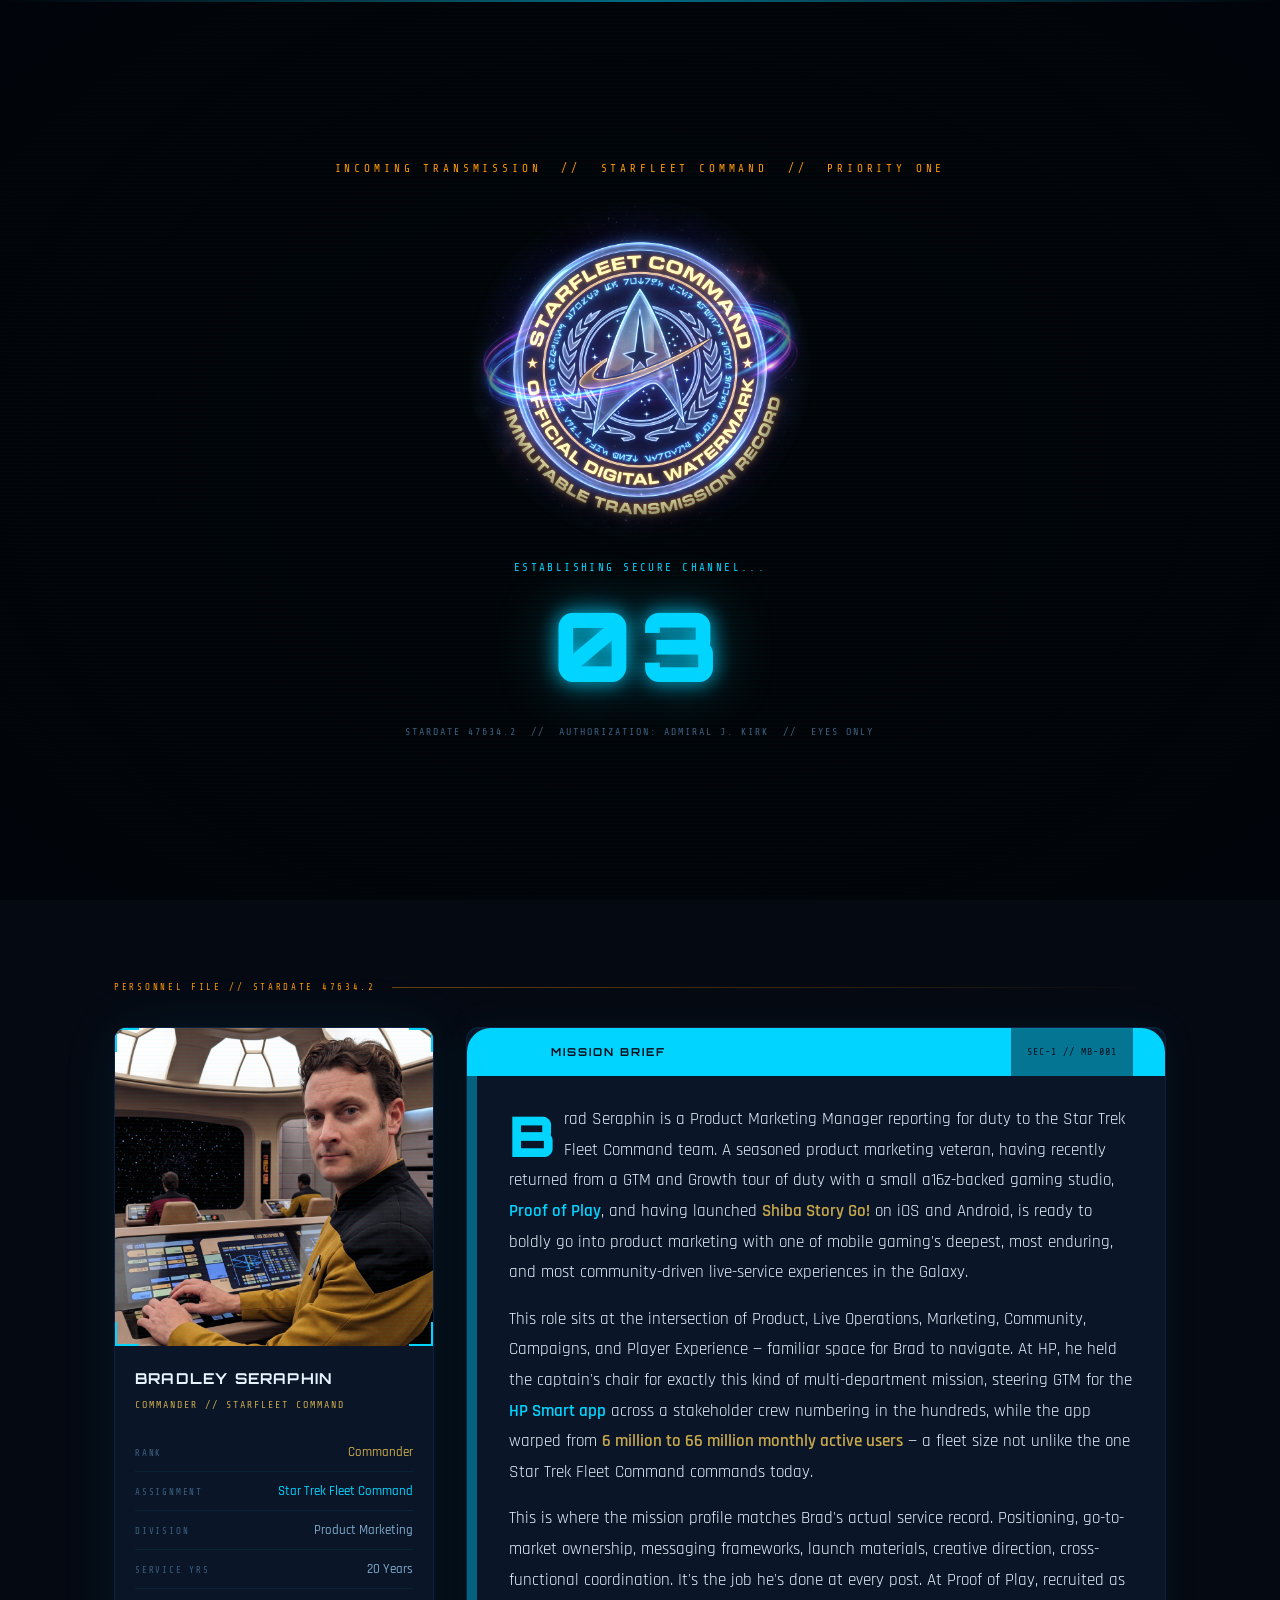
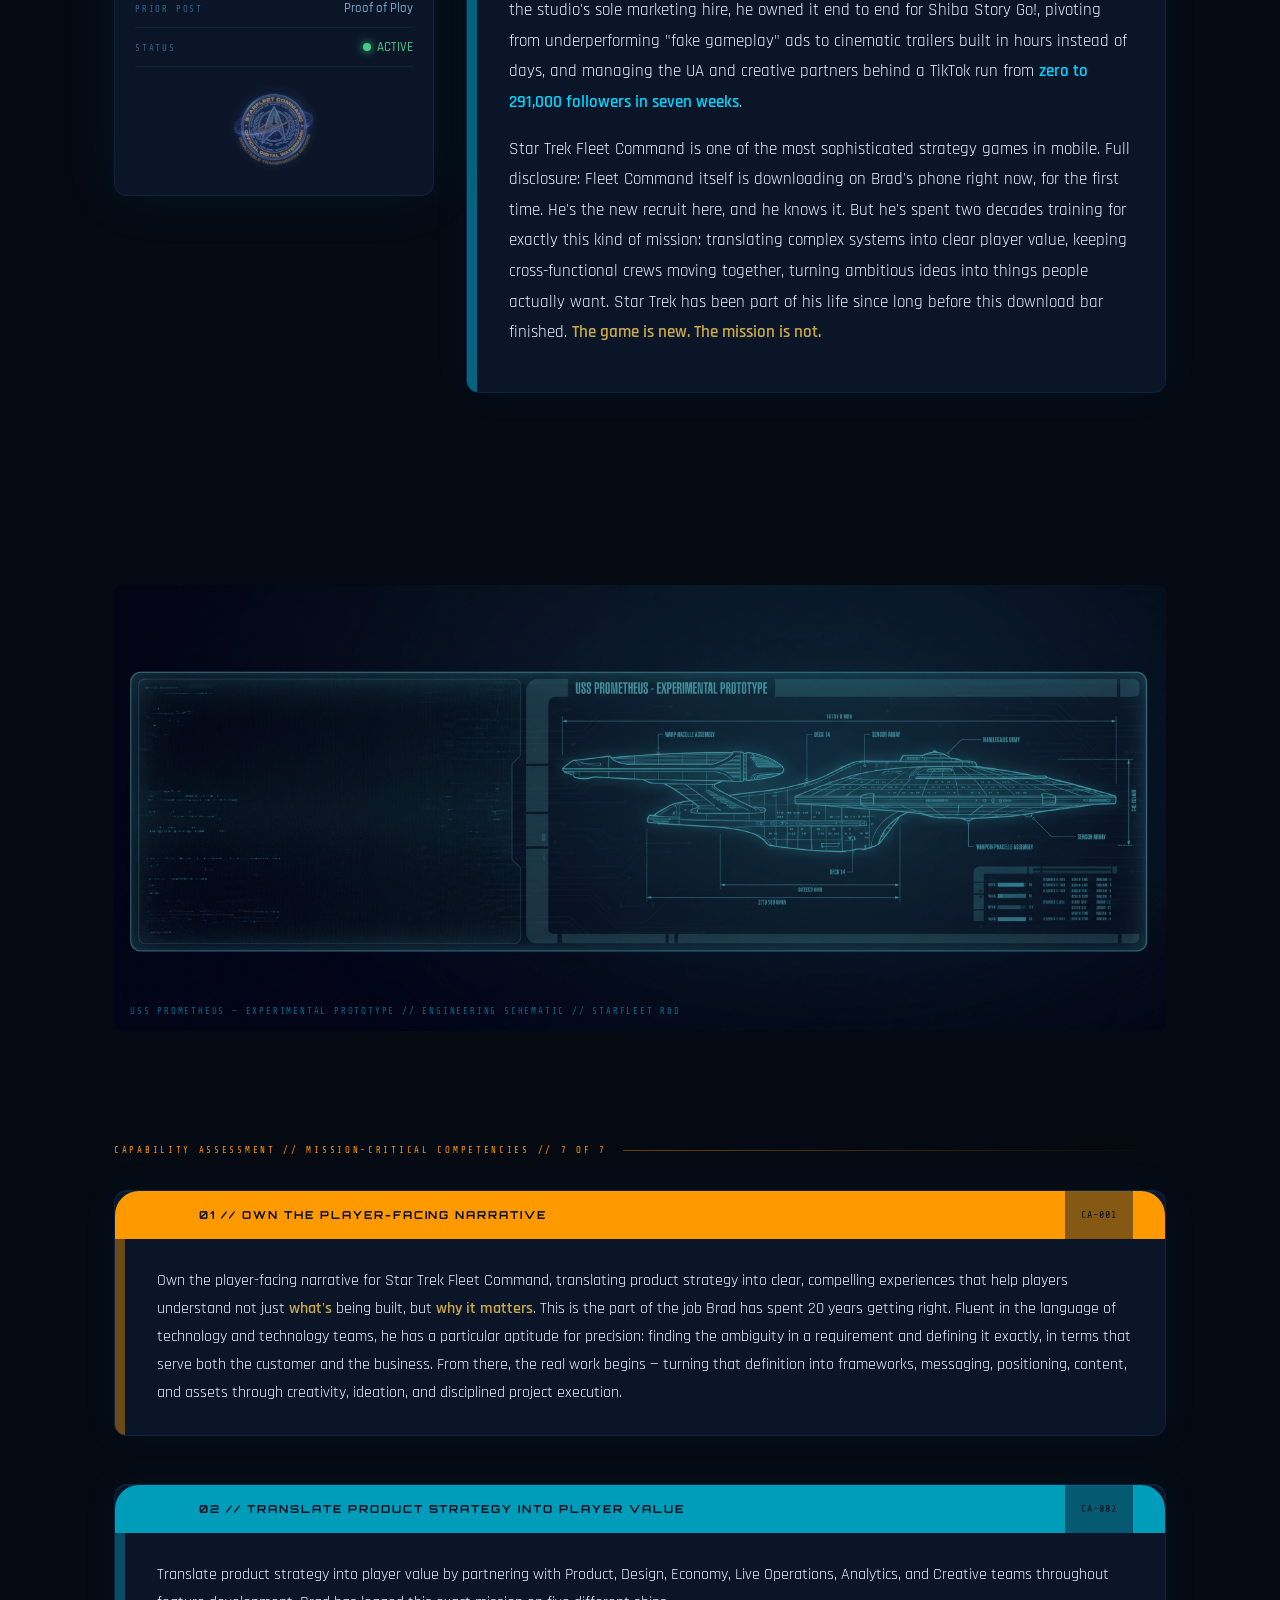
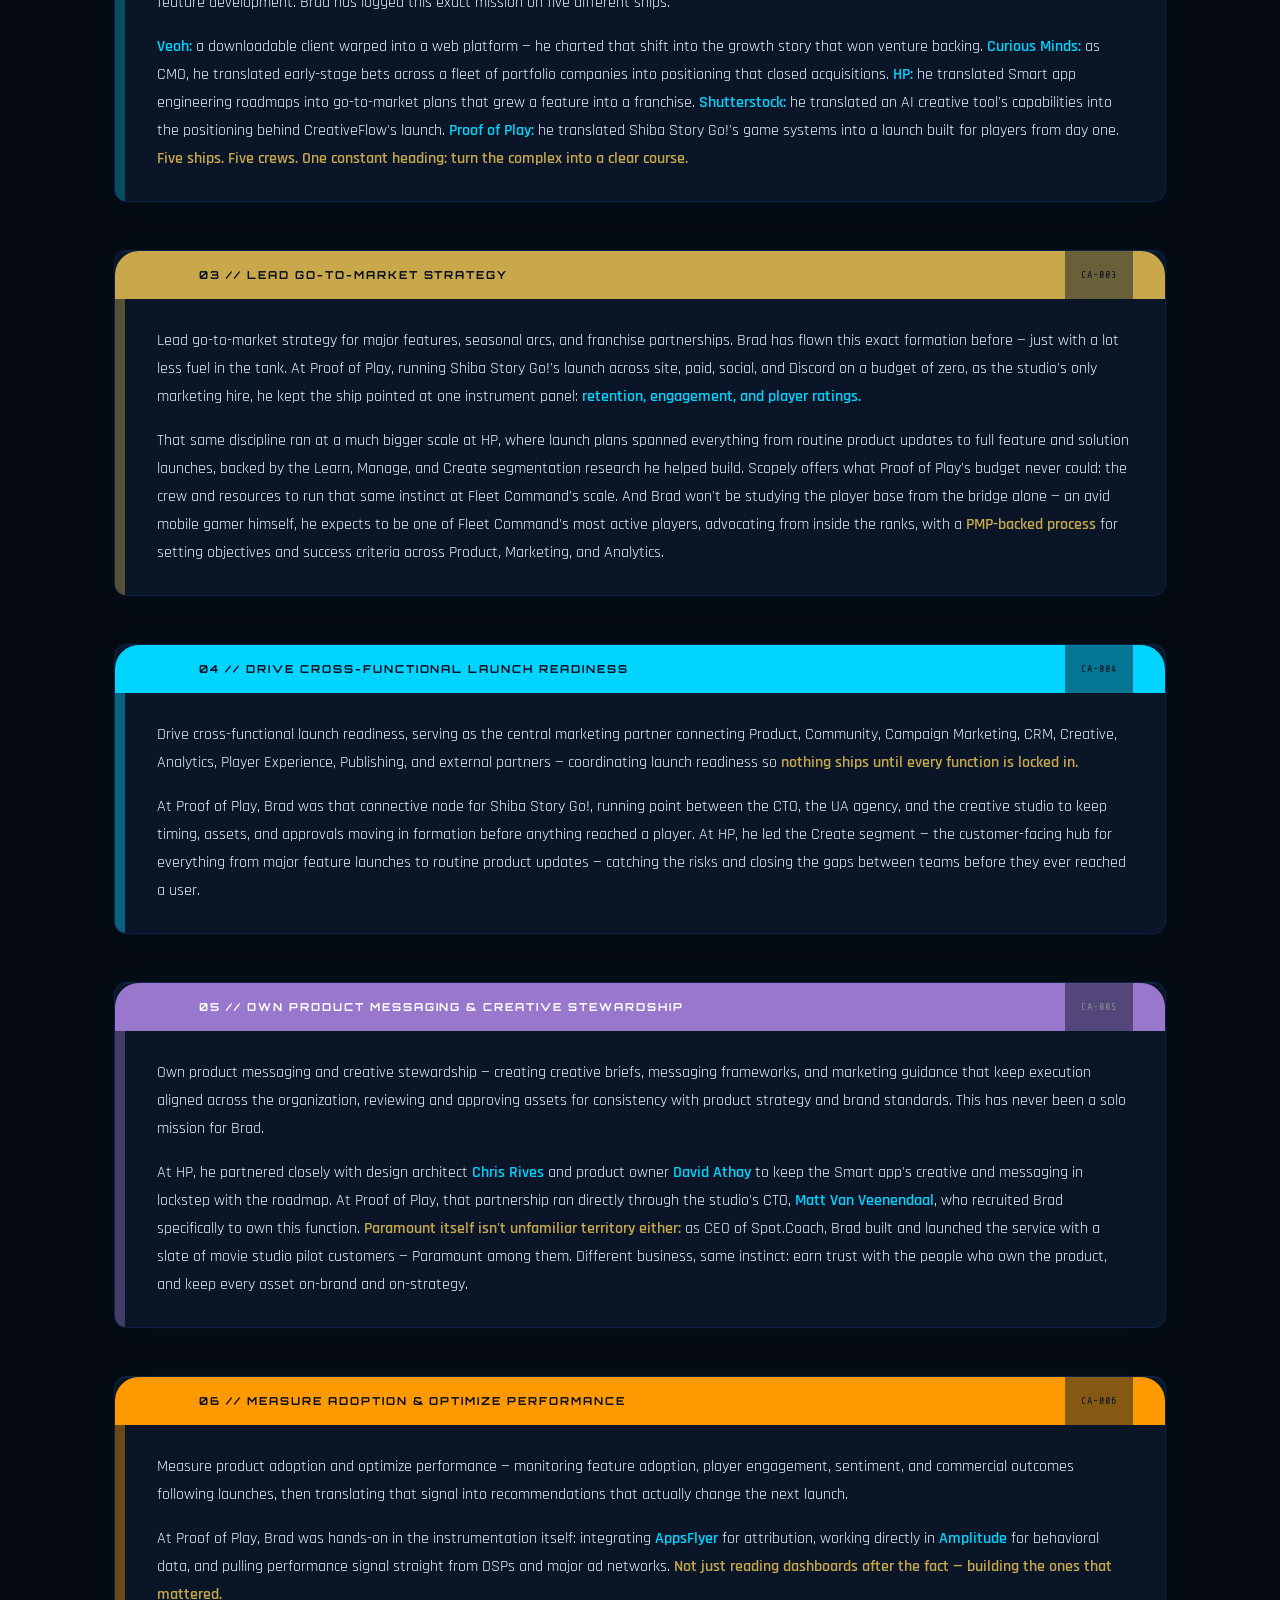
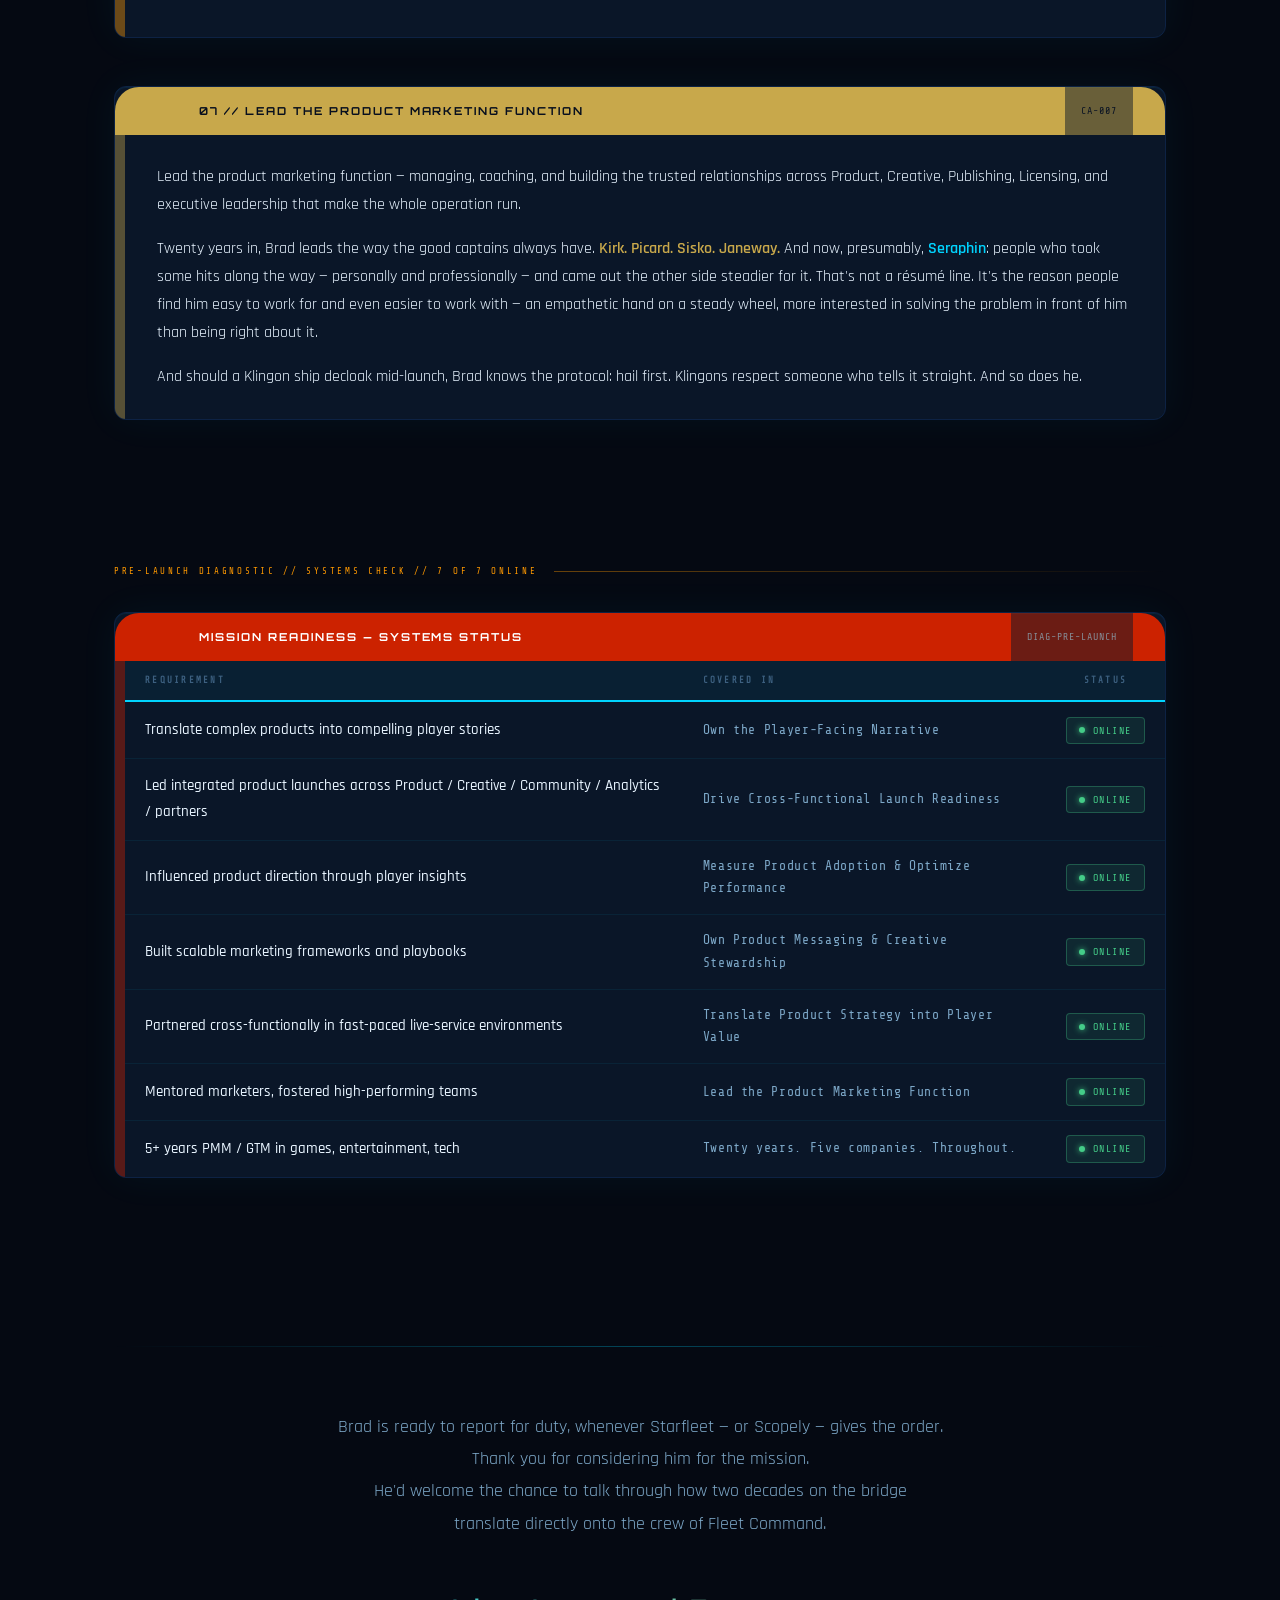
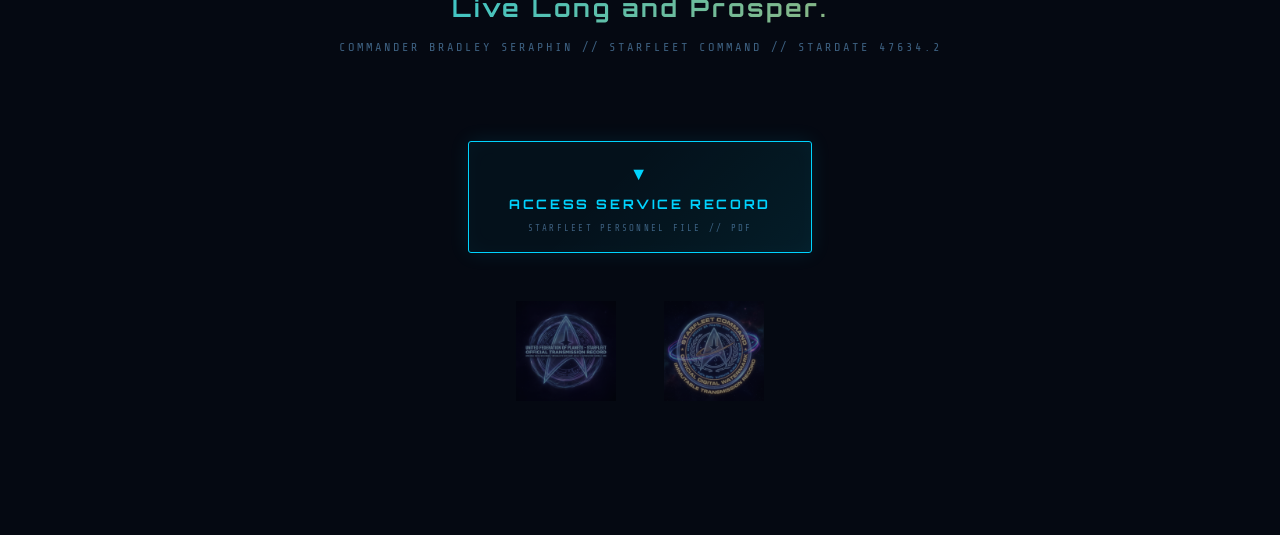
<file: star-trek/index.html>
<!DOCTYPE html>
<html lang="en">
<head>
<meta charset="UTF-8">
<meta name="viewport" content="width=device-width, initial-scale=1.0">
<title>Commander Bradley Seraphin — Starfleet Personnel Dossier</title>
<link rel="preconnect" href="https://fonts.googleapis.com">
<link rel="preconnect" href="https://fonts.gstatic.com" crossorigin>
<link href="https://fonts.googleapis.com/css2?family=Orbitron:wght@400;600;700;900&family=Rajdhani:wght@300;400;500;600;700&family=Share+Tech+Mono:wght@400&display=swap" rel="stylesheet">
<style>

/* ============================================================
   DESIGN TOKENS
   ============================================================ */
:root {
  --space:        #050912;
  --deep-navy:    #080f1e;
  --panel-bg:     #0a1628;
  --panel-border: #0d2244;

  --lcars-orange: #ff9900;
  --lcars-amber:  #cc7700;
  --lcars-gold:   #c8a84b;
  --lcars-red:    #cc2200;
  --lcars-violet: #9977cc;

  --trek-cyan:    #00d4ff;
  --trek-teal:    #009dbb;
  --trek-blue:    #1a4a7a;

  --text-primary:   #e8f4ff;
  --text-secondary: #7da8c8;
  --text-dim:       #3d6080;

  --glow-cyan: 0 0 12px rgba(0, 212, 255, 0.4);
  --glow-orange: 0 0 12px rgba(255, 153, 0, 0.5);
}

/* ============================================================
   RESET & BASE
   ============================================================ */
*, *::before, *::after { box-sizing: border-box; margin: 0; padding: 0; }

html { scroll-behavior: smooth; }

body {
  background-color: var(--space);
  color: var(--text-primary);
  font-family: 'Rajdhani', sans-serif;
  font-weight: 400;
  line-height: 1.7;
  overflow-x: hidden;
}

/* Star field background */
body::before {
  content: '';
  position: fixed;
  inset: 0;
  background-image:
    radial-gradient(1px 1px at 10% 15%, rgba(255,255,255,0.6) 0%, transparent 100%),
    radial-gradient(1px 1px at 25% 60%, rgba(255,255,255,0.4) 0%, transparent 100%),
    radial-gradient(1px 1px at 40% 30%, rgba(255,255,255,0.5) 0%, transparent 100%),
    radial-gradient(1px 1px at 55% 80%, rgba(255,255,255,0.3) 0%, transparent 100%),
    radial-gradient(1px 1px at 70% 10%, rgba(255,255,255,0.5) 0%, transparent 100%),
    radial-gradient(1px 1px at 82% 45%, rgba(255,255,255,0.4) 0%, transparent 100%),
    radial-gradient(1px 1px at 90% 70%, rgba(255,255,255,0.6) 0%, transparent 100%),
    radial-gradient(1px 1px at 15% 85%, rgba(255,255,255,0.3) 0%, transparent 100%),
    radial-gradient(1px 1px at 60% 55%, rgba(255,255,255,0.4) 0%, transparent 100%),
    radial-gradient(1px 1px at 35% 92%, rgba(255,255,255,0.5) 0%, transparent 100%),
    radial-gradient(1.5px 1.5px at 48% 8%,  rgba(180,220,255,0.7) 0%, transparent 100%),
    radial-gradient(1.5px 1.5px at 77% 33%, rgba(180,220,255,0.6) 0%, transparent 100%),
    radial-gradient(1.5px 1.5px at 5%  50%, rgba(180,220,255,0.5) 0%, transparent 100%),
    radial-gradient(2px   2px   at 92% 88%, rgba(180,220,255,0.8) 0%, transparent 100%),
    radial-gradient(2px   2px   at 20% 40%, rgba(200,168,75, 0.5) 0%, transparent 100%);
  pointer-events: none;
  z-index: 0;
}

body > * { position: relative; z-index: 1; }

/* ============================================================
   TYPOGRAPHY HELPERS
   ============================================================ */
.orb   { font-family: 'Orbitron', sans-serif; }
.mono  { font-family: 'Share Tech Mono', monospace; }
.raj   { font-family: 'Rajdhani', sans-serif; }

/* ============================================================
   UTILITY
   ============================================================ */
.container {
  max-width: 1100px;
  margin: 0 auto;
  padding: 0 24px;
}

.sr-only {
  position: absolute;
  width: 1px; height: 1px;
  overflow: hidden;
  clip: rect(0,0,0,0);
}

/* ============================================================
   LCARS PANEL SYSTEM
   ============================================================ */

/* Panel wrapper */
.lcars-panel {
  margin-bottom: 48px;
  border-radius: 12px;
  overflow: hidden;
  background: var(--panel-bg);
  border: 1px solid var(--panel-border);
  box-shadow: 0 0 40px rgba(0, 212, 255, 0.05), inset 0 1px 0 rgba(0,212,255,0.08);
}

/* Header bar */
.lcars-header {
  display: flex;
  align-items: center;
  gap: 0;
  background: transparent;
}

.lcars-header__pill {
  flex-shrink: 0;
  width: 64px;
  height: 48px;
  border-radius: 24px 0 0 0;
}

.lcars-header__label {
  flex: 1;
  padding: 0 20px;
  font-family: 'Orbitron', sans-serif;
  font-size: 11px;
  font-weight: 700;
  letter-spacing: 0.18em;
  line-height: 48px;
  white-space: nowrap;
  overflow: hidden;
  text-overflow: ellipsis;
}

.lcars-header__code {
  flex-shrink: 0;
  padding: 0 16px;
  font-family: 'Share Tech Mono', monospace;
  font-size: 10px;
  line-height: 48px;
  opacity: 0.5;
  letter-spacing: 0.1em;
}

.lcars-header__end {
  flex-shrink: 0;
  width: 32px;
  height: 48px;
  border-radius: 0 24px 0 0;
}

/* Color themes */
.lcars-panel--cyan   .lcars-header__pill,
.lcars-panel--cyan   .lcars-header__end  { background: var(--trek-cyan); }
.lcars-panel--cyan   .lcars-header__label { background: var(--trek-cyan); color: var(--deep-navy); }
.lcars-panel--cyan   .lcars-header__code  { background: var(--trek-cyan); color: var(--deep-navy); }

.lcars-panel--orange .lcars-header__pill,
.lcars-panel--orange .lcars-header__end  { background: var(--lcars-orange); }
.lcars-panel--orange .lcars-header__label { background: var(--lcars-orange); color: var(--deep-navy); }
.lcars-panel--orange .lcars-header__code  { background: var(--lcars-orange); color: var(--deep-navy); }

.lcars-panel--gold   .lcars-header__pill,
.lcars-panel--gold   .lcars-header__end  { background: var(--lcars-gold); }
.lcars-panel--gold   .lcars-header__label { background: var(--lcars-gold); color: var(--deep-navy); }
.lcars-panel--gold   .lcars-header__code  { background: var(--lcars-gold); color: var(--deep-navy); }

.lcars-panel--violet .lcars-header__pill,
.lcars-panel--violet .lcars-header__end  { background: var(--lcars-violet); }
.lcars-panel--violet .lcars-header__label { background: var(--lcars-violet); color: #fff; }
.lcars-panel--violet .lcars-header__code  { background: var(--lcars-violet); color: #fff; }

.lcars-panel--teal   .lcars-header__pill,
.lcars-panel--teal   .lcars-header__end  { background: var(--trek-teal); }
.lcars-panel--teal   .lcars-header__label { background: var(--trek-teal); color: var(--deep-navy); }
.lcars-panel--teal   .lcars-header__code  { background: var(--trek-teal); color: var(--deep-navy); }

.lcars-panel--red    .lcars-header__pill,
.lcars-panel--red    .lcars-header__end  { background: var(--lcars-red); }
.lcars-panel--red    .lcars-header__label { background: var(--lcars-red); color: #fff; }
.lcars-panel--red    .lcars-header__code  { background: var(--lcars-red); color: #fff; }

/* Body */
.lcars-body {
  display: flex;
}

.lcars-sidebar {
  flex-shrink: 0;
  width: 10px;
}

.lcars-panel--cyan   .lcars-sidebar { background: var(--trek-cyan);    opacity: 0.4; }
.lcars-panel--orange .lcars-sidebar { background: var(--lcars-orange);  opacity: 0.4; }
.lcars-panel--gold   .lcars-sidebar { background: var(--lcars-gold);    opacity: 0.4; }
.lcars-panel--violet .lcars-sidebar { background: var(--lcars-violet);  opacity: 0.4; }
.lcars-panel--teal   .lcars-sidebar { background: var(--trek-teal);     opacity: 0.4; }
.lcars-panel--red    .lcars-sidebar { background: var(--lcars-red);     opacity: 0.4; }

.lcars-content {
  flex: 1;
  padding: 28px 32px;
  font-size: 16px;
  font-weight: 400;
  color: var(--text-primary);
  line-height: 1.75;
}

.lcars-content p + p {
  margin-top: 16px;
}

/* ============================================================
   HERO / MASTHEAD
   ============================================================ */
.hero {
  position: relative;
  min-height: 100vh;
  display: flex;
  flex-direction: column;
  align-items: center;
  justify-content: center;
  padding: 80px 24px 60px;
  overflow: hidden;
}

/* Schematic background */
.hero__schematic {
  position: absolute;
  inset: 0;
  display: flex;
  align-items: center;
  justify-content: flex-end;
  pointer-events: none;
  overflow: hidden;
}

.hero__schematic img {
  width: 70%;
  max-width: 760px;
  opacity: 0.18;
  filter: blur(0.5px);
  object-fit: contain;
}

/* Nebula glow */
.hero::after {
  content: '';
  position: absolute;
  inset: 0;
  background:
    radial-gradient(ellipse at 15% 50%, rgba(13, 33, 68, 0.9) 0%, transparent 55%),
    radial-gradient(ellipse at 85% 20%, rgba(0, 60, 100, 0.4) 0%, transparent 45%),
    radial-gradient(ellipse at 50% 90%, rgba(0, 212, 255, 0.07) 0%, transparent 40%);
  pointer-events: none;
}

.hero__inner {
  position: relative;
  z-index: 2;
  text-align: center;
  max-width: 800px;
}

/* Watermark wrapper — handles absolute centering + JS parallax */
.hero__watermark-wrap {
  position: absolute;
  top: 50%;
  left: 50%;
  transform: translate(-50%, -50%);
  z-index: 1;
  pointer-events: none;
  will-change: transform;
}

/* Watermark image — handles scale animation + blend */
.hero__watermark {
  display: block;
  width: min(560px, 74vw);
  mix-blend-mode: screen;
  -webkit-mask-image: radial-gradient(circle, black 50%, transparent 72%);
  mask-image: radial-gradient(circle, black 50%, transparent 72%);
  animation:
    transmission-in 3s cubic-bezier(0.23, 1, 0.32, 1) 0.25s both,
    watermark-pulse  6s ease-in-out 3.5s infinite;
}

@keyframes transmission-in {
  0%   { opacity: 0;    transform: scale(0.65); filter: brightness(0)   blur(12px); }
  20%  { opacity: 0.95; transform: scale(1.07); filter: brightness(7)   blur(0px);  }
  30%  { opacity: 0.06; transform: scale(1.03); filter: brightness(0.3);             }
  42%  { opacity: 0.9;                          filter: brightness(3.5);             }
  52%  { opacity: 0.04;                         filter: brightness(0.1);             }
  68%  { opacity: 0.8;  transform: scale(1.01); filter: brightness(1.8);             }
  100% { opacity: 0.17; transform: scale(1);    filter: brightness(1);               }
}

@keyframes watermark-pulse {
  0%, 100% { opacity: 0.17; filter: brightness(1);   }
  50%       { opacity: 0.24; filter: brightness(1.35); }
}

.hero__classification {
  font-family: 'Share Tech Mono', monospace;
  font-size: 10px;
  letter-spacing: 0.3em;
  color: var(--lcars-orange);
  margin-bottom: 20px;
  opacity: 0.85;
}

.hero__org {
  font-family: 'Orbitron', sans-serif;
  font-size: clamp(10px, 2vw, 13px);
  font-weight: 600;
  letter-spacing: 0.25em;
  color: var(--trek-cyan);
  margin-bottom: 12px;
  text-transform: uppercase;
}

.hero__title {
  font-family: 'Orbitron', sans-serif;
  font-size: clamp(26px, 5vw, 52px);
  font-weight: 900;
  letter-spacing: 0.04em;
  line-height: 1.1;
  margin-bottom: 8px;
  background: linear-gradient(135deg, #ffffff 0%, #b0d8f0 50%, var(--trek-cyan) 100%);
  -webkit-background-clip: text;
  -webkit-text-fill-color: transparent;
  background-clip: text;
}

.hero__subtitle {
  font-family: 'Orbitron', sans-serif;
  font-size: clamp(12px, 2.5vw, 18px);
  font-weight: 400;
  letter-spacing: 0.18em;
  color: var(--lcars-gold);
  margin-bottom: 40px;
  text-transform: uppercase;
}

/* Transmission metadata bar */
.hero__meta {
  display: flex;
  flex-wrap: wrap;
  justify-content: center;
  gap: 0;
  border: 1px solid rgba(0, 212, 255, 0.2);
  border-radius: 4px;
  overflow: hidden;
  margin-top: 16px;
  max-width: 680px;
  margin-left: auto;
  margin-right: auto;
}

.hero__meta-item {
  padding: 10px 20px;
  font-family: 'Share Tech Mono', monospace;
  font-size: 10px;
  letter-spacing: 0.12em;
  color: var(--text-secondary);
  border-right: 1px solid rgba(0, 212, 255, 0.15);
  text-align: center;
}

.hero__meta-item:last-child { border-right: none; }

.hero__meta-item span {
  display: block;
  color: var(--trek-cyan);
  font-size: 9px;
  letter-spacing: 0.2em;
  margin-bottom: 2px;
  opacity: 0.7;
}

/* Scroll indicator */
.hero__scroll {
  position: absolute;
  bottom: 32px;
  left: 50%;
  transform: translateX(-50%);
  z-index: 2;
  display: flex;
  flex-direction: column;
  align-items: center;
  gap: 8px;
  font-family: 'Share Tech Mono', monospace;
  font-size: 9px;
  letter-spacing: 0.25em;
  color: var(--text-dim);
}

.hero__scroll-line {
  width: 1px;
  height: 40px;
  background: linear-gradient(to bottom, var(--trek-cyan), transparent);
  animation: scroll-pulse 2s ease-in-out infinite;
}

@keyframes scroll-pulse {
  0%, 100% { opacity: 0.3; }
  50%       { opacity: 1; }
}

/* ============================================================
   COMMANDER PROFILE SECTION
   ============================================================ */
.commander-section {
  padding: 80px 0;
}

.commander-grid {
  display: grid;
  grid-template-columns: 320px 1fr;
  gap: 32px;
  align-items: start;
}

/* Portrait card */
.portrait-card {
  position: sticky;
  top: 32px;
  background: var(--panel-bg);
  border: 1px solid var(--panel-border);
  border-radius: 12px;
  overflow: hidden;
  box-shadow: 0 0 60px rgba(0, 212, 255, 0.08);
}

.portrait-card__img-wrap {
  position: relative;
  width: 100%;
  aspect-ratio: 1;
  overflow: hidden;
}

.portrait-card__img-wrap img {
  width: 100%;
  height: 100%;
  object-fit: cover;
  display: block;
}

/* Scan line overlay */
.portrait-card__img-wrap::after {
  content: '';
  position: absolute;
  inset: 0;
  background: repeating-linear-gradient(
    to bottom,
    transparent 0px,
    transparent 3px,
    rgba(0, 212, 255, 0.03) 3px,
    rgba(0, 212, 255, 0.03) 4px
  );
  pointer-events: none;
}

/* Corner brackets */
.portrait-card__img-wrap::before {
  content: '';
  position: absolute;
  inset: 0;
  background:
    linear-gradient(to right, var(--trek-cyan) 2px, transparent 2px) top left / 24px 24px no-repeat,
    linear-gradient(to bottom, var(--trek-cyan) 2px, transparent 2px) top left / 24px 24px no-repeat,
    linear-gradient(to left,  var(--trek-cyan) 2px, transparent 2px) top right / 24px 24px no-repeat,
    linear-gradient(to bottom, var(--trek-cyan) 2px, transparent 2px) top right / 24px 24px no-repeat,
    linear-gradient(to right, var(--trek-cyan) 2px, transparent 2px) bottom left / 24px 24px no-repeat,
    linear-gradient(to top,   var(--trek-cyan) 2px, transparent 2px) bottom left / 24px 24px no-repeat,
    linear-gradient(to left,  var(--trek-cyan) 2px, transparent 2px) bottom right / 24px 24px no-repeat,
    linear-gradient(to top,   var(--trek-cyan) 2px, transparent 2px) bottom right / 24px 24px no-repeat;
  z-index: 2;
  pointer-events: none;
}

.portrait-card__data {
  padding: 20px 20px 24px;
}

.portrait-card__name {
  font-family: 'Orbitron', sans-serif;
  font-size: 15px;
  font-weight: 700;
  letter-spacing: 0.08em;
  color: var(--text-primary);
  margin-bottom: 4px;
}

.portrait-card__rank {
  font-family: 'Share Tech Mono', monospace;
  font-size: 10px;
  letter-spacing: 0.2em;
  color: var(--lcars-gold);
  margin-bottom: 20px;
}

.data-row {
  display: flex;
  justify-content: space-between;
  align-items: baseline;
  padding: 8px 0;
  border-bottom: 1px solid rgba(0, 212, 255, 0.07);
  gap: 12px;
}

.data-row:last-child { border-bottom: none; }

.data-row__label {
  font-family: 'Share Tech Mono', monospace;
  font-size: 9px;
  letter-spacing: 0.2em;
  color: var(--text-dim);
  flex-shrink: 0;
  text-transform: uppercase;
}

.data-row__value {
  font-family: 'Rajdhani', sans-serif;
  font-size: 13px;
  font-weight: 500;
  color: var(--text-secondary);
  text-align: right;
}

.data-row__value--cyan  { color: var(--trek-cyan); }
.data-row__value--gold  { color: var(--lcars-gold); }
.data-row__value--green { color: #44cc88; }

/* Status indicator */
.status-dot {
  display: inline-block;
  width: 8px;
  height: 8px;
  border-radius: 50%;
  background: #44cc88;
  box-shadow: 0 0 8px #44cc88;
  margin-right: 6px;
  animation: status-blink 2.5s ease-in-out infinite;
}

@keyframes status-blink {
  0%, 90%, 100% { opacity: 1; }
  95%            { opacity: 0.3; }
}

/* Seal watermark on portrait card */
.portrait-card__seal {
  display: block;
  width: 88px;
  margin: 16px auto 0;
  opacity: 0.55;
  mix-blend-mode: screen;
  -webkit-mask-image: radial-gradient(circle, black 48%, transparent 70%);
  mask-image: radial-gradient(circle, black 48%, transparent 70%);
}

/* ============================================================
   MAIN CONTENT COLUMN
   ============================================================ */
.content-col {
  min-width: 0;
}

/* ============================================================
   MISSION BRIEF (opening section)
   ============================================================ */
.mission-brief p {
  font-size: 17px;
  font-weight: 400;
  color: var(--text-primary);
  line-height: 1.8;
  margin-bottom: 16px;
}

.mission-brief p:first-child::first-letter {
  font-family: 'Orbitron', sans-serif;
  font-size: 56px;
  font-weight: 900;
  float: left;
  line-height: 0.85;
  margin-right: 8px;
  margin-top: 8px;
  color: var(--trek-cyan);
  filter: drop-shadow(0 0 10px rgba(0,212,255,0.6));
}

/* ============================================================
   SCHEMATIC DIVIDER
   ============================================================ */
.schematic-divider {
  width: 100%;
  margin: 64px 0;
  position: relative;
  overflow: hidden;
  border-radius: 8px;
}

.schematic-divider img {
  width: 100%;
  display: block;
  opacity: 0.7;
  filter: brightness(0.9);
}

.schematic-divider__label {
  position: absolute;
  bottom: 12px;
  left: 16px;
  font-family: 'Share Tech Mono', monospace;
  font-size: 9px;
  letter-spacing: 0.2em;
  color: rgba(0, 212, 255, 0.5);
}

/* ============================================================
   CAPABILITY SECTIONS
   ============================================================ */
.capability-sections {
  padding: 48px 0;
}

.section-label {
  font-family: 'Share Tech Mono', monospace;
  font-size: 9px;
  letter-spacing: 0.3em;
  color: var(--lcars-orange);
  margin-bottom: 32px;
  display: flex;
  align-items: center;
  gap: 16px;
}

.section-label::after {
  content: '';
  flex: 1;
  height: 1px;
  background: linear-gradient(to right, rgba(255,153,0,0.4), transparent);
}

/* Inline emphasis */
.lcars-content strong {
  color: var(--trek-cyan);
  font-weight: 600;
}

.lcars-content em {
  color: var(--lcars-gold);
  font-style: normal;
  font-weight: 600;
}

/* ============================================================
   DIAGNOSTIC TABLE
   ============================================================ */
.diagnostic-section {
  padding: 48px 0 80px;
}

.diag-table {
  width: 100%;
  border-collapse: collapse;
  font-family: 'Rajdhani', sans-serif;
}

.diag-table th {
  font-family: 'Share Tech Mono', monospace;
  font-size: 9px;
  letter-spacing: 0.25em;
  color: var(--text-dim);
  text-align: left;
  padding: 12px 20px;
  border-bottom: 2px solid var(--trek-cyan);
  background: rgba(0, 212, 255, 0.05);
}

.diag-table th:last-child { text-align: center; }

.diag-table td {
  padding: 14px 20px;
  border-bottom: 1px solid rgba(0, 212, 255, 0.07);
  font-size: 15px;
  vertical-align: middle;
}

.diag-table tr:last-child td { border-bottom: none; }

.diag-table tr:hover td {
  background: rgba(0, 212, 255, 0.03);
}

.diag-table__requirement {
  color: var(--text-primary);
  font-weight: 500;
}

.diag-table__section {
  font-size: 13px;
  color: var(--text-secondary);
  font-family: 'Share Tech Mono', monospace;
  letter-spacing: 0.05em;
}

.diag-status {
  display: inline-flex;
  align-items: center;
  justify-content: center;
  gap: 8px;
  background: rgba(68, 204, 136, 0.1);
  border: 1px solid rgba(68, 204, 136, 0.3);
  border-radius: 4px;
  padding: 4px 12px;
  font-family: 'Share Tech Mono', monospace;
  font-size: 10px;
  letter-spacing: 0.15em;
  color: #44cc88;
  white-space: nowrap;
}

.diag-status::before {
  content: '';
  display: inline-block;
  width: 6px;
  height: 6px;
  border-radius: 50%;
  background: #44cc88;
  box-shadow: 0 0 6px #44cc88;
  animation: status-blink 2.5s ease-in-out infinite;
}

/* ============================================================
   SIGN-OFF
   ============================================================ */
.signoff {
  padding: 40px 0 100px;
  text-align: center;
}

.signoff__rule {
  width: 100%;
  height: 1px;
  background: linear-gradient(to right, transparent, var(--trek-cyan), transparent);
  margin-bottom: 64px;
  opacity: 0.3;
}

.signoff__closing {
  font-size: 18px;
  color: var(--text-secondary);
  line-height: 1.8;
  max-width: 640px;
  margin: 0 auto 48px;
}

.signoff__phrase {
  font-family: 'Orbitron', sans-serif;
  font-size: clamp(16px, 3vw, 24px);
  font-weight: 700;
  letter-spacing: 0.12em;
  background: linear-gradient(135deg, var(--trek-cyan), var(--lcars-gold));
  -webkit-background-clip: text;
  -webkit-text-fill-color: transparent;
  background-clip: text;
  margin-bottom: 8px;
}

.signoff__name {
  font-family: 'Share Tech Mono', monospace;
  font-size: 12px;
  letter-spacing: 0.25em;
  color: var(--text-dim);
  margin-bottom: 48px;
}

.btn-download {
  display: inline-flex;
  flex-direction: column;
  align-items: center;
  gap: 4px;
  margin: 36px auto 48px;
  padding: 16px 40px;
  border: 1px solid var(--trek-cyan);
  border-radius: 3px;
  text-decoration: none;
  font-family: 'Orbitron', sans-serif;
  font-size: 13px;
  font-weight: 700;
  letter-spacing: 0.2em;
  color: var(--trek-cyan);
  background: rgba(0, 212, 255, 0.04);
  box-shadow: 0 0 20px rgba(0,212,255,0.1), inset 0 0 20px rgba(0,212,255,0.03);
  transition: background 0.25s ease, box-shadow 0.25s ease, color 0.25s ease;
  position: relative;
  overflow: hidden;
}

.btn-download::before {
  content: '';
  position: absolute;
  inset: 0;
  background: linear-gradient(135deg, transparent 40%, rgba(0,212,255,0.06) 100%);
  pointer-events: none;
}

.btn-download:hover {
  background: rgba(0, 212, 255, 0.1);
  box-shadow: 0 0 40px rgba(0,212,255,0.25), inset 0 0 30px rgba(0,212,255,0.06);
  color: #fff;
}

.btn-download__icon {
  font-size: 18px;
  animation: dl-pulse 2s ease-in-out infinite;
}

@keyframes dl-pulse {
  0%, 100% { transform: translateY(0); opacity: 0.7; }
  50%       { transform: translateY(3px); opacity: 1; }
}

.btn-download__sub {
  font-family: 'Share Tech Mono', monospace;
  font-size: 9px;
  font-weight: 400;
  letter-spacing: 0.25em;
  color: var(--text-dim);
  margin-top: 2px;
}

.btn-download:hover .btn-download__sub {
  color: var(--text-secondary);
}

.signoff__seals {
  display: flex;
  justify-content: center;
  align-items: center;
  gap: 48px;
}

.signoff__seal {
  width: 100px;
  opacity: 0.5;
  filter: grayscale(15%);
  transition: opacity 0.3s ease;
}

.signoff__seal:hover {
  opacity: 0.85;
}

/* ============================================================
   DYNAMIC STAR FIELD
   ============================================================ */
.star-field {
  position: fixed;
  inset: 0;
  z-index: 0;
  pointer-events: none;
  overflow: hidden;
}

/* Glimmer pulse */
@keyframes glimmer {
  0%,100% { opacity: var(--lo, 0.1);  transform: scale(1);   filter: none; }
  50%      { opacity: var(--hi, 0.95); transform: scale(1.8); filter: drop-shadow(0 0 2px rgba(180,220,255,0.9)); }
}

/* Falling drift */
@keyframes fall {
  0%   { transform: translateY(var(--sy, 0)); opacity: 0; }
  6%   { opacity: var(--op, 0.45); }
  94%  { opacity: var(--op, 0.45); }
  100% { transform: translateY(calc(var(--sy, 0) + 115vh)); opacity: 0; }
}

/* Approach — drift outward from near-center as if flying through space */
@keyframes approach {
  0%   { opacity: 0;   transform: translate(0,0)                   scale(0.3); }
  10%  { opacity: 0.5; }
  88%  { opacity: 0.55; }
  100% { opacity: 0;   transform: translate(var(--ex),var(--ey))   scale(2.4); }
}

/* Shooting star */
.shoot {
  position: absolute;
  height: 1.5px;
  border-radius: 100px;
  background: linear-gradient(90deg, transparent 0%, rgba(200,232,255,0.5) 25%, white 100%);
  transform-origin: right center;
  pointer-events: none;
  opacity: 0;
}
@keyframes shoot-anim {
  0%   { opacity: 0;   transform: translate(0,0)                         rotate(var(--ang,25deg)); }
  6%   { opacity: 0.9; }
  100% { opacity: 0;   transform: translate(var(--sx,300px),var(--sy2,150px)) rotate(var(--ang,25deg)); }
}

/* ============================================================
   TRANSMISSION OVERLAY
   ============================================================ */
#tx-overlay {
  position: fixed;
  inset: 0;
  z-index: 999;
  background: #020507;
  display: flex;
  align-items: center;
  justify-content: center;
  overflow: hidden;
}

/* Scanlines */
#tx-overlay::before {
  content: '';
  position: absolute;
  inset: 0;
  background: repeating-linear-gradient(
    to bottom,
    transparent 0px,
    transparent 3px,
    rgba(0, 212, 255, 0.022) 3px,
    rgba(0, 212, 255, 0.022) 4px
  );
  pointer-events: none;
  z-index: 1;
}

/* Edge vignette */
#tx-overlay::after {
  content: '';
  position: absolute;
  inset: 0;
  background: radial-gradient(ellipse at center, transparent 35%, rgba(0, 3, 10, 0.85) 100%);
  pointer-events: none;
  z-index: 1;
}

/* Horizontal scan line sweep */
.tx-scan {
  position: absolute;
  top: 0; left: 0; right: 0;
  height: 2px;
  background: linear-gradient(to right, transparent 0%, var(--trek-cyan) 50%, transparent 100%);
  opacity: 0.5;
  animation: tx-sweep 1.8s linear infinite;
  z-index: 2;
}

@keyframes tx-sweep {
  from { top: -2px; }
  to   { top: 100%; }
}

.tx-inner {
  position: relative;
  z-index: 3;
  display: flex;
  flex-direction: column;
  align-items: center;
  text-align: center;
  gap: 20px;
  padding: 40px 24px;
}

.tx-header {
  font-family: 'Share Tech Mono', monospace;
  font-size: clamp(9px, 1.5vw, 11px);
  letter-spacing: 0.35em;
  color: var(--lcars-orange);
  opacity: 0;
  animation: tx-fade-in 0.5s ease 0.4s forwards;
}

.tx-seal {
  width: min(340px, 55vw);
  mix-blend-mode: screen;
  opacity: 0;
  animation: tx-seal-appear 1.2s ease 0.8s forwards;
  -webkit-mask-image: radial-gradient(circle, black 52%, transparent 72%);
  mask-image: radial-gradient(circle, black 52%, transparent 72%);
}

@keyframes tx-seal-appear {
  0%   { opacity: 0; filter: brightness(0) blur(10px); transform: scale(0.85); }
  60%  { opacity: 1; filter: brightness(1.4) blur(0px); transform: scale(1.02); }
  100% { opacity: 1; filter: brightness(1.1); transform: scale(1); }
}

.tx-status {
  font-family: 'Share Tech Mono', monospace;
  font-size: clamp(9px, 1.4vw, 11px);
  letter-spacing: 0.22em;
  color: var(--trek-cyan);
  opacity: 0;
  min-height: 1.2em;
  transition: opacity 0.3s ease;
}

.tx-countdown {
  font-family: 'Orbitron', sans-serif;
  font-size: clamp(56px, 12vw, 96px);
  font-weight: 900;
  letter-spacing: 0.08em;
  color: var(--trek-cyan);
  line-height: 1;
  opacity: 0;
  min-height: 1.1em;
  text-shadow: 0 0 20px rgba(0,212,255,0.9), 0 0 60px rgba(0,212,255,0.4);
  transition: opacity 0.2s ease;
}

.tx-auth {
  font-family: 'Share Tech Mono', monospace;
  font-size: clamp(8px, 1.2vw, 10px);
  letter-spacing: 0.2em;
  color: var(--text-dim);
  opacity: 0;
  animation: tx-fade-in 0.5s ease 1.6s forwards;
}

@keyframes tx-fade-in {
  to { opacity: 1; }
}

/* CRT-off collapse */
#tx-overlay.tx-closing {
  animation: tx-collapse 0.65s ease-in forwards;
}

@keyframes tx-collapse {
  0%   { opacity: 1; transform: scaleY(1)   scaleX(1);    }
  40%  { opacity: 1; transform: scaleY(0.04) scaleX(1.01); }
  60%  { opacity: 1; transform: scaleY(0.04) scaleX(0.6);  }
  100% { opacity: 0; transform: scaleY(0)   scaleX(0);    }
}

/* ============================================================
   PERSISTENT TICKER
   ============================================================ */
.ticker {
  position: fixed;
  bottom: 0;
  left: 0;
  right: 0;
  z-index: 90;
  height: 34px;
  display: flex;
  align-items: stretch;
  background: rgba(4, 8, 18, 0.96);
  border-top: 1px solid rgba(0, 212, 255, 0.18);
  backdrop-filter: blur(10px);
  overflow: hidden;
}

.ticker__label {
  flex-shrink: 0;
  display: flex;
  align-items: center;
  padding: 0 18px;
  background: var(--lcars-orange);
  font-family: 'Orbitron', sans-serif;
  font-size: 8px;
  font-weight: 700;
  letter-spacing: 0.18em;
  color: var(--deep-navy);
  white-space: nowrap;
  gap: 8px;
}

.ticker__label-dot {
  width: 6px;
  height: 6px;
  border-radius: 50%;
  background: var(--deep-navy);
  opacity: 0.5;
  animation: status-blink 1.5s ease-in-out infinite;
}

.ticker__track {
  flex: 1;
  overflow: hidden;
  position: relative;
  mask-image: linear-gradient(to right, transparent 0%, black 3%, black 97%, transparent 100%);
  -webkit-mask-image: linear-gradient(to right, transparent 0%, black 3%, black 97%, transparent 100%);
}

.ticker__inner {
  display: flex;
  align-items: center;
  white-space: nowrap;
  height: 100%;
  animation: ticker-roll 70s linear infinite;
}

.ticker__inner:hover { animation-play-state: paused; }

@keyframes ticker-roll {
  0%   { transform: translateX(0); }
  100% { transform: translateX(-50%); }
}

.ticker__item {
  padding: 0 28px;
  font-family: 'Share Tech Mono', monospace;
  font-size: 10px;
  letter-spacing: 0.14em;
  color: var(--trek-cyan);
  white-space: nowrap;
}

.ticker__item--hype {
  color: #e8f4ff;
}

.ticker__sep {
  color: var(--lcars-orange);
  opacity: 0.7;
  font-size: 12px;
  flex-shrink: 0;
}

/* Push page content above ticker */
body { padding-bottom: 34px; }

/* ============================================================
   BACK LINK
   ============================================================ */
.back-link {
  position: fixed;
  top: 24px;
  left: 24px;
  z-index: 100;
  font-family: 'Share Tech Mono', monospace;
  font-size: 10px;
  letter-spacing: 0.2em;
  color: var(--text-dim);
  text-decoration: none;
  display: flex;
  align-items: center;
  gap: 8px;
  transition: color 0.2s ease;
}

.back-link:hover { color: var(--trek-cyan); }

.back-link::before {
  content: '◂';
  font-size: 12px;
}

/* ============================================================
   RESPONSIVE
   ============================================================ */
@media (max-width: 860px) {
  .commander-grid {
    grid-template-columns: 1fr;
  }

  .portrait-card {
    position: static;
    max-width: 360px;
    margin: 0 auto;
  }
}

@media (max-width: 600px) {
  .hero__meta { flex-direction: column; gap: 1px; }
  .hero__meta-item { border-right: none; border-bottom: 1px solid rgba(0,212,255,0.1); }
  .lcars-content { padding: 20px; }
  .diag-table th, .diag-table td { padding: 10px 12px; }
  .diag-table__section { display: none; }
}

</style>
</head>
<body>

<!-- TRANSMISSION OVERLAY -->
<div id="tx-overlay">
  <div class="tx-scan"></div>
  <div class="tx-inner">
    <div class="tx-header">INCOMING TRANSMISSION &nbsp;//&nbsp; STARFLEET COMMAND &nbsp;//&nbsp; PRIORITY ONE</div>
    <img class="tx-seal" src="../assets/star-trek/starfleet-seal.jpg" alt="Starfleet Command">
    <div class="tx-status" id="txStatus">&nbsp;</div>
    <div class="tx-countdown" id="txCountdown">&nbsp;</div>
    <div class="tx-auth">STARDATE 47634.2 &nbsp;//&nbsp; AUTHORIZATION: ADMIRAL J. KIRK &nbsp;//&nbsp; EYES ONLY</div>
  </div>
</div>

<a href="../index.html" class="back-link">BRADLEY SERAPHIN</a>

<!-- ============================================================
     HERO / MASTHEAD
     ============================================================ -->
<section class="hero">

  <!-- Enterprise schematic background -->
  <div class="hero__schematic">
    <img src="../assets/star-trek/enterprise-schematic.jpg" alt="">
  </div>

  <!-- Watermark seal — floats behind content, parallax on scroll -->
  <div class="hero__watermark-wrap">
    <img class="hero__watermark"
         src="../assets/star-trek/starfleet-seal.jpg"
         alt="">
  </div>

  <div class="hero__inner">

    <p class="hero__classification">CLASSIFICATION: PRIORITY ONE // TRANSMISSION RECORD // EYES ONLY</p>

    <p class="hero__org">United Federation of Planets &mdash; Starfleet Command</p>

    <h1 class="hero__title orb">Commander<br>Bradley Seraphin</h1>

    <p class="hero__subtitle">Starfleet Personnel Dossier</p>

    <div class="hero__meta">
      <div class="hero__meta-item">
        <span>INTERGALACTIC DATE</span>
        47634.2
      </div>
      <div class="hero__meta-item">
        <span>AUTHORIZATION</span>
        ADMIRAL J. KIRK
      </div>
      <div class="hero__meta-item">
        <span>ASSIGNMENT</span>
        STFC / SCOPELY
      </div>
      <div class="hero__meta-item">
        <span>SPECIALIZATION</span>
        PRODUCT MARKETING
      </div>
      <div class="hero__meta-item">
        <span>STATUS</span>
        <span style="color:#44cc88; font-size:10px;">● REPORTING FOR DUTY</span>
      </div>
    </div>

  </div>

  <div class="hero__scroll">
    <div class="hero__scroll-line"></div>
    SCROLL TO REVIEW
  </div>

</section>


<!-- ============================================================
     COMMANDER PROFILE
     ============================================================ -->
<section class="commander-section">
  <div class="container">

    <div class="section-label">PERSONNEL FILE // STARDATE 47634.2</div>

    <div class="commander-grid">

      <!-- Portrait -->
      <div class="portrait-card">
        <div class="portrait-card__img-wrap">
          <img src="../assets/star-trek/commander-portrait.jpg"
               alt="Commander Bradley Seraphin at the bridge of the USS Enterprise">
        </div>
        <div class="portrait-card__data">
          <div class="portrait-card__name">BRADLEY SERAPHIN</div>
          <div class="portrait-card__rank">COMMANDER // STARFLEET COMMAND</div>

          <div class="data-row">
            <span class="data-row__label">RANK</span>
            <span class="data-row__value data-row__value--gold">Commander</span>
          </div>
          <div class="data-row">
            <span class="data-row__label">ASSIGNMENT</span>
            <span class="data-row__value data-row__value--cyan">Star Trek Fleet Command</span>
          </div>
          <div class="data-row">
            <span class="data-row__label">DIVISION</span>
            <span class="data-row__value">Product Marketing</span>
          </div>
          <div class="data-row">
            <span class="data-row__label">SERVICE YRS</span>
            <span class="data-row__value">20 Years</span>
          </div>
          <div class="data-row">
            <span class="data-row__label">PRIOR POST</span>
            <span class="data-row__value">Proof of Play</span>
          </div>
          <div class="data-row">
            <span class="data-row__label">STATUS</span>
            <span class="data-row__value data-row__value--green">
              <span class="status-dot"></span>ACTIVE
            </span>
          </div>

          <img class="portrait-card__seal"
               src="../assets/star-trek/starfleet-seal.jpg"
               alt="Starfleet Command Seal">
        </div>
      </div>

      <!-- Mission Brief -->
      <div class="content-col">

        <div class="lcars-panel lcars-panel--cyan">
          <div class="lcars-header">
            <div class="lcars-header__pill"></div>
            <div class="lcars-header__label">MISSION BRIEF</div>
            <div class="lcars-header__code">SEC-1 // MB-001</div>
            <div class="lcars-header__end"></div>
          </div>
          <div class="lcars-body">
            <div class="lcars-sidebar"></div>
            <div class="lcars-content mission-brief">
              <p>Brad Seraphin is a Product Marketing Manager reporting for duty to the Star Trek Fleet Command team. A seasoned product marketing veteran, having recently returned from a GTM and Growth tour of duty with a small a16z-backed gaming studio, <strong>Proof of Play</strong>, and having launched <em>Shiba Story Go!</em> on iOS and Android, is ready to boldly go into product marketing with one of mobile gaming's deepest, most enduring, and most community-driven live-service experiences in the Galaxy.</p>

              <p>This role sits at the intersection of Product, Live Operations, Marketing, Community, Campaigns, and Player Experience — familiar space for Brad to navigate. At HP, he held the captain's chair for exactly this kind of multi-department mission, steering GTM for the <strong>HP Smart app</strong> across a stakeholder crew numbering in the hundreds, while the app warped from <em>6 million to 66 million monthly active users</em> — a fleet size not unlike the one Star Trek Fleet Command commands today.</p>

              <p>This is where the mission profile matches Brad's actual service record. Positioning, go-to-market ownership, messaging frameworks, launch materials, creative direction, cross-functional coordination. It's the job he's done at every post. At Proof of Play, recruited as the studio's sole marketing hire, he owned it end to end for Shiba Story Go!, pivoting from underperforming "fake gameplay" ads to cinematic trailers built in hours instead of days, and managing the UA and creative partners behind a TikTok run from <strong>zero to 291,000 followers in seven weeks</strong>.</p>

              <p>Star Trek Fleet Command is one of the most sophisticated strategy games in mobile. Full disclosure: Fleet Command itself is downloading on Brad's phone right now, for the first time. He's the new recruit here, and he knows it. But he's spent two decades training for exactly this kind of mission: translating complex systems into clear player value, keeping cross-functional crews moving together, turning ambitious ideas into things people actually want. Star Trek has been part of his life since long before this download bar finished. <em>The game is new. The mission is not.</em></p>
            </div>
          </div>
        </div>

      </div>
    </div>
  </div>
</section>


<!-- ============================================================
     SCHEMATIC DIVIDER
     ============================================================ -->
<div class="container">
  <div class="schematic-divider">
    <img src="../assets/star-trek/prometheus-schematic.jpg"
         alt="USS Prometheus Experimental Prototype — Starfleet Engineering Schematic">
    <div class="schematic-divider__label">USS PROMETHEUS — EXPERIMENTAL PROTOTYPE // ENGINEERING SCHEMATIC // STARFLEET R&D</div>
  </div>
</div>


<!-- ============================================================
     CAPABILITY ASSESSMENTS
     ============================================================ -->
<section class="capability-sections">
  <div class="container">

    <div class="section-label">CAPABILITY ASSESSMENT // MISSION-CRITICAL COMPETENCIES // 7 OF 7</div>

    <!-- 01 -->
    <div class="lcars-panel lcars-panel--orange">
      <div class="lcars-header">
        <div class="lcars-header__pill"></div>
        <div class="lcars-header__label">01 // OWN THE PLAYER-FACING NARRATIVE</div>
        <div class="lcars-header__code">CA-001</div>
        <div class="lcars-header__end"></div>
      </div>
      <div class="lcars-body">
        <div class="lcars-sidebar"></div>
        <div class="lcars-content">
          <p>Own the player-facing narrative for Star Trek Fleet Command, translating product strategy into clear, compelling experiences that help players understand not just <em>what's</em> being built, but <em>why it matters</em>. This is the part of the job Brad has spent 20 years getting right. Fluent in the language of technology and technology teams, he has a particular aptitude for precision: finding the ambiguity in a requirement and defining it exactly, in terms that serve both the customer and the business. From there, the real work begins — turning that definition into frameworks, messaging, positioning, content, and assets through creativity, ideation, and disciplined project execution.</p>
        </div>
      </div>
    </div>

    <!-- 02 -->
    <div class="lcars-panel lcars-panel--teal">
      <div class="lcars-header">
        <div class="lcars-header__pill"></div>
        <div class="lcars-header__label">02 // TRANSLATE PRODUCT STRATEGY INTO PLAYER VALUE</div>
        <div class="lcars-header__code">CA-002</div>
        <div class="lcars-header__end"></div>
      </div>
      <div class="lcars-body">
        <div class="lcars-sidebar"></div>
        <div class="lcars-content">
          <p>Translate product strategy into player value by partnering with Product, Design, Economy, Live Operations, Analytics, and Creative teams throughout feature development. Brad has logged this exact mission on five different ships.</p>
          <p><strong>Veoh:</strong> a downloadable client warped into a web platform — he charted that shift into the growth story that won venture backing. <strong>Curious Minds:</strong> as CMO, he translated early-stage bets across a fleet of portfolio companies into positioning that closed acquisitions. <strong>HP:</strong> he translated Smart app engineering roadmaps into go-to-market plans that grew a feature into a franchise. <strong>Shutterstock:</strong> he translated an AI creative tool's capabilities into the positioning behind CreativeFlow's launch. <strong>Proof of Play:</strong> he translated Shiba Story Go!'s game systems into a launch built for players from day one. <em>Five ships. Five crews. One constant heading: turn the complex into a clear course.</em></p>
        </div>
      </div>
    </div>

    <!-- 03 -->
    <div class="lcars-panel lcars-panel--gold">
      <div class="lcars-header">
        <div class="lcars-header__pill"></div>
        <div class="lcars-header__label">03 // LEAD GO-TO-MARKET STRATEGY</div>
        <div class="lcars-header__code">CA-003</div>
        <div class="lcars-header__end"></div>
      </div>
      <div class="lcars-body">
        <div class="lcars-sidebar"></div>
        <div class="lcars-content">
          <p>Lead go-to-market strategy for major features, seasonal arcs, and franchise partnerships. Brad has flown this exact formation before — just with a lot less fuel in the tank. At Proof of Play, running Shiba Story Go!'s launch across site, paid, social, and Discord on a budget of zero, as the studio's only marketing hire, he kept the ship pointed at one instrument panel: <strong>retention, engagement, and player ratings.</strong></p>
          <p>That same discipline ran at a much bigger scale at HP, where launch plans spanned everything from routine product updates to full feature and solution launches, backed by the Learn, Manage, and Create segmentation research he helped build. Scopely offers what Proof of Play's budget never could: the crew and resources to run that same instinct at Fleet Command's scale. And Brad won't be studying the player base from the bridge alone — an avid mobile gamer himself, he expects to be one of Fleet Command's most active players, advocating from inside the ranks, with a <em>PMP-backed process</em> for setting objectives and success criteria across Product, Marketing, and Analytics.</p>
        </div>
      </div>
    </div>

    <!-- 04 -->
    <div class="lcars-panel lcars-panel--cyan">
      <div class="lcars-header">
        <div class="lcars-header__pill"></div>
        <div class="lcars-header__label">04 // DRIVE CROSS-FUNCTIONAL LAUNCH READINESS</div>
        <div class="lcars-header__code">CA-004</div>
        <div class="lcars-header__end"></div>
      </div>
      <div class="lcars-body">
        <div class="lcars-sidebar"></div>
        <div class="lcars-content">
          <p>Drive cross-functional launch readiness, serving as the central marketing partner connecting Product, Community, Campaign Marketing, CRM, Creative, Analytics, Player Experience, Publishing, and external partners — coordinating launch readiness so <em>nothing ships until every function is locked in.</em></p>
          <p>At Proof of Play, Brad was that connective node for Shiba Story Go!, running point between the CTO, the UA agency, and the creative studio to keep timing, assets, and approvals moving in formation before anything reached a player. At HP, he led the Create segment — the customer-facing hub for everything from major feature launches to routine product updates — catching the risks and closing the gaps between teams before they ever reached a user.</p>
        </div>
      </div>
    </div>

    <!-- 05 -->
    <div class="lcars-panel lcars-panel--violet">
      <div class="lcars-header">
        <div class="lcars-header__pill"></div>
        <div class="lcars-header__label">05 // OWN PRODUCT MESSAGING &amp; CREATIVE STEWARDSHIP</div>
        <div class="lcars-header__code">CA-005</div>
        <div class="lcars-header__end"></div>
      </div>
      <div class="lcars-body">
        <div class="lcars-sidebar"></div>
        <div class="lcars-content">
          <p>Own product messaging and creative stewardship — creating creative briefs, messaging frameworks, and marketing guidance that keep execution aligned across the organization, reviewing and approving assets for consistency with product strategy and brand standards. This has never been a solo mission for Brad.</p>
          <p>At HP, he partnered closely with design architect <strong>Chris Rives</strong> and product owner <strong>David Athay</strong> to keep the Smart app's creative and messaging in lockstep with the roadmap. At Proof of Play, that partnership ran directly through the studio's CTO, <strong>Matt Van Veenendaal</strong>, who recruited Brad specifically to own this function. <em>Paramount itself isn't unfamiliar territory either:</em> as CEO of Spot.Coach, Brad built and launched the service with a slate of movie studio pilot customers — Paramount among them. Different business, same instinct: earn trust with the people who own the product, and keep every asset on-brand and on-strategy.</p>
        </div>
      </div>
    </div>

    <!-- 06 -->
    <div class="lcars-panel lcars-panel--orange">
      <div class="lcars-header">
        <div class="lcars-header__pill"></div>
        <div class="lcars-header__label">06 // MEASURE ADOPTION &amp; OPTIMIZE PERFORMANCE</div>
        <div class="lcars-header__code">CA-006</div>
        <div class="lcars-header__end"></div>
      </div>
      <div class="lcars-body">
        <div class="lcars-sidebar"></div>
        <div class="lcars-content">
          <p>Measure product adoption and optimize performance — monitoring feature adoption, player engagement, sentiment, and commercial outcomes following launches, then translating that signal into recommendations that actually change the next launch.</p>
          <p>At Proof of Play, Brad was hands-on in the instrumentation itself: integrating <strong>AppsFlyer</strong> for attribution, working directly in <strong>Amplitude</strong> for behavioral data, and pulling performance signal straight from DSPs and major ad networks. <em>Not just reading dashboards after the fact — building the ones that mattered.</em></p>
        </div>
      </div>
    </div>

    <!-- 07 -->
    <div class="lcars-panel lcars-panel--gold">
      <div class="lcars-header">
        <div class="lcars-header__pill"></div>
        <div class="lcars-header__label">07 // LEAD THE PRODUCT MARKETING FUNCTION</div>
        <div class="lcars-header__code">CA-007</div>
        <div class="lcars-header__end"></div>
      </div>
      <div class="lcars-body">
        <div class="lcars-sidebar"></div>
        <div class="lcars-content">
          <p>Lead the product marketing function — managing, coaching, and building the trusted relationships across Product, Creative, Publishing, Licensing, and executive leadership that make the whole operation run.</p>
          <p>Twenty years in, Brad leads the way the good captains always have. <em>Kirk. Picard. Sisko. Janeway.</em> And now, presumably, <strong>Seraphin</strong>: people who took some hits along the way — personally and professionally — and came out the other side steadier for it. That's not a résumé line. It's the reason people find him easy to work for and even easier to work with — an empathetic hand on a steady wheel, more interested in solving the problem in front of him than being right about it.</p>
          <p>And should a Klingon ship decloak mid-launch, Brad knows the protocol: hail first. Klingons respect someone who tells it straight. And so does he.</p>
        </div>
      </div>
    </div>

  </div>
</section>


<!-- ============================================================
     PRE-LAUNCH DIAGNOSTIC
     ============================================================ -->
<section class="diagnostic-section">
  <div class="container">

    <div class="section-label">PRE-LAUNCH DIAGNOSTIC // SYSTEMS CHECK // 7 OF 7 ONLINE</div>

    <div class="lcars-panel lcars-panel--red">
      <div class="lcars-header">
        <div class="lcars-header__pill"></div>
        <div class="lcars-header__label">MISSION READINESS — SYSTEMS STATUS</div>
        <div class="lcars-header__code">DIAG-PRE-LAUNCH</div>
        <div class="lcars-header__end"></div>
      </div>
      <div class="lcars-body">
        <div class="lcars-sidebar"></div>
        <div class="lcars-content" style="padding: 0;">
          <table class="diag-table">
            <thead>
              <tr>
                <th>REQUIREMENT</th>
                <th>COVERED IN</th>
                <th style="text-align:center;">STATUS</th>
              </tr>
            </thead>
            <tbody>
              <tr>
                <td>
                  <div class="diag-table__requirement">Translate complex products into compelling player stories</div>
                </td>
                <td><div class="diag-table__section">Own the Player-Facing Narrative</div></td>
                <td style="text-align:center;"><span class="diag-status">ONLINE</span></td>
              </tr>
              <tr>
                <td>
                  <div class="diag-table__requirement">Led integrated product launches across Product / Creative / Community / Analytics / partners</div>
                </td>
                <td><div class="diag-table__section">Drive Cross-Functional Launch Readiness</div></td>
                <td style="text-align:center;"><span class="diag-status">ONLINE</span></td>
              </tr>
              <tr>
                <td>
                  <div class="diag-table__requirement">Influenced product direction through player insights</div>
                </td>
                <td><div class="diag-table__section">Measure Product Adoption & Optimize Performance</div></td>
                <td style="text-align:center;"><span class="diag-status">ONLINE</span></td>
              </tr>
              <tr>
                <td>
                  <div class="diag-table__requirement">Built scalable marketing frameworks and playbooks</div>
                </td>
                <td><div class="diag-table__section">Own Product Messaging & Creative Stewardship</div></td>
                <td style="text-align:center;"><span class="diag-status">ONLINE</span></td>
              </tr>
              <tr>
                <td>
                  <div class="diag-table__requirement">Partnered cross-functionally in fast-paced live-service environments</div>
                </td>
                <td><div class="diag-table__section">Translate Product Strategy into Player Value</div></td>
                <td style="text-align:center;"><span class="diag-status">ONLINE</span></td>
              </tr>
              <tr>
                <td>
                  <div class="diag-table__requirement">Mentored marketers, fostered high-performing teams</div>
                </td>
                <td><div class="diag-table__section">Lead the Product Marketing Function</div></td>
                <td style="text-align:center;"><span class="diag-status">ONLINE</span></td>
              </tr>
              <tr>
                <td>
                  <div class="diag-table__requirement">5+ years PMM / GTM in games, entertainment, tech</div>
                </td>
                <td><div class="diag-table__section">Twenty years. Five companies. Throughout.</div></td>
                <td style="text-align:center;"><span class="diag-status">ONLINE</span></td>
              </tr>
            </tbody>
          </table>
        </div>
      </div>
    </div>

  </div>
</section>


<!-- ============================================================
     SIGN-OFF
     ============================================================ -->
<section class="signoff">
  <div class="container">
    <div class="signoff__rule"></div>

    <p class="signoff__closing">
      Brad is ready to report for duty, whenever Starfleet — or Scopely — gives the order.<br>
      Thank you for considering him for the mission.<br>
      He'd welcome the chance to talk through how two decades on the bridge<br>translate directly onto the crew of Fleet Command.
    </p>

    <div class="signoff__phrase">Live Long and Prosper.</div>
    <div class="signoff__name">COMMANDER BRADLEY SERAPHIN // STARFLEET COMMAND // STARDATE 47634.2</div>

    <a href="../assets/Bradley-Seraphin-Resume.pdf" download class="btn-download">
      <span class="btn-download__icon">▼</span>
      ACCESS SERVICE RECORD
      <span class="btn-download__sub">STARFLEET PERSONNEL FILE // PDF</span>
    </a>

    <div class="signoff__seals">
      <img class="signoff__seal"
           src="../assets/star-trek/ufp-badge.jpg"
           alt="United Federation of Planets">
      <img class="signoff__seal"
           src="../assets/star-trek/starfleet-seal.jpg"
           alt="Starfleet Command">
    </div>

  </div>
</section>

<!-- PERSISTENT TICKER -->
<div class="ticker">
  <div class="ticker__label">
    <div class="ticker__label-dot"></div>
    STARFLEET COMMAND // LIVE TRANSMISSION
  </div>
  <div class="ticker__track">
    <div class="ticker__inner" id="tickerInner">
      <span class="ticker__item">OFFICIAL STARFLEET TRANSMISSION // AUTHORIZED PERSONNEL ONLY // PRIORITY ONE</span>
      <span class="ticker__sep">◈</span>
      <span class="ticker__item ticker__item--hype">COMMANDER SERAPHIN HAS GROWN A USER BASE FROM 6M TO 66M MONTHLY ACTIVES // HP SMART APP</span>
      <span class="ticker__sep">◈</span>
      <span class="ticker__item">IMMUTABLE DIGITAL WATERMARK // INTERGALACTIC DATE STAMP: 47634.2 // AUTHORIZATION: ADMIRAL J. KIRK</span>
      <span class="ticker__sep">◈</span>
      <span class="ticker__item ticker__item--hype">TIKTOK SECTOR: ZERO TO 291,000 CREW MEMBERS IN SEVEN WEEKS // SHIBA STORY GO! CAMPAIGN</span>
      <span class="ticker__sep">◈</span>
      <span class="ticker__item">THIS TRANSMISSION IS CLASSIFIED // FOR SCOPELY EYES ONLY // STAR TREK FLEET COMMAND DIVISION</span>
      <span class="ticker__sep">◈</span>
      <span class="ticker__item ticker__item--hype">FIVE SHIPS. FIVE CREWS. ONE CONSTANT HEADING: TURN THE COMPLEX INTO A CLEAR COURSE.</span>
      <span class="ticker__sep">◈</span>
      <span class="ticker__item">CANDIDATE STATUS: PRIORITY ONE // PRODUCT MARKETING MANAGER // REPORTING FOR DUTY</span>
      <span class="ticker__sep">◈</span>
      <span class="ticker__item ticker__item--hype">PMP-CERTIFIED // APPSFLYER // AMPLITUDE // DSP MANAGEMENT // CROSS-FUNCTIONAL COMMAND // ALL SYSTEMS ONLINE</span>
      <span class="ticker__sep">◈</span>
      <span class="ticker__item">SECURE CHANNEL ESTABLISHED // STARFLEET PERSONNEL DOSSIER // COMMANDER B. SERAPHIN</span>
      <span class="ticker__sep">◈</span>
      <span class="ticker__item ticker__item--hype">20 YEARS. VEOH. CURIOUS MINDS. HP. SHUTTERSTOCK. PROOF OF PLAY. THE MISSION CONTINUES.</span>
      <span class="ticker__sep">◈</span>
      <span class="ticker__item">TRANSMISSION RECORD VERIFIED // SCOPELY STRATEGIC OPERATIONS // FLEET COMMAND AWAITS</span>
      <span class="ticker__sep">◈</span>
      <span class="ticker__item ticker__item--hype">THE GAME IS NEW. THE MISSION IS NOT. COMMANDER SERAPHIN IS READY TO REPORT FOR DUTY.</span>
      <span class="ticker__sep">◈</span>
      <!-- duplicate for seamless loop -->
      <span class="ticker__item">OFFICIAL STARFLEET TRANSMISSION // AUTHORIZED PERSONNEL ONLY // PRIORITY ONE</span>
      <span class="ticker__sep">◈</span>
      <span class="ticker__item ticker__item--hype">COMMANDER SERAPHIN HAS GROWN A USER BASE FROM 6M TO 66M MONTHLY ACTIVES // HP SMART APP</span>
      <span class="ticker__sep">◈</span>
      <span class="ticker__item">IMMUTABLE DIGITAL WATERMARK // INTERGALACTIC DATE STAMP: 47634.2 // AUTHORIZATION: ADMIRAL J. KIRK</span>
      <span class="ticker__sep">◈</span>
      <span class="ticker__item ticker__item--hype">TIKTOK SECTOR: ZERO TO 291,000 CREW MEMBERS IN SEVEN WEEKS // SHIBA STORY GO! CAMPAIGN</span>
      <span class="ticker__sep">◈</span>
      <span class="ticker__item">THIS TRANSMISSION IS CLASSIFIED // FOR SCOPELY EYES ONLY // STAR TREK FLEET COMMAND DIVISION</span>
      <span class="ticker__sep">◈</span>
      <span class="ticker__item ticker__item--hype">FIVE SHIPS. FIVE CREWS. ONE CONSTANT HEADING: TURN THE COMPLEX INTO A CLEAR COURSE.</span>
      <span class="ticker__sep">◈</span>
      <span class="ticker__item">CANDIDATE STATUS: PRIORITY ONE // PRODUCT MARKETING MANAGER // REPORTING FOR DUTY</span>
      <span class="ticker__sep">◈</span>
      <span class="ticker__item ticker__item--hype">PMP-CERTIFIED // APPSFLYER // AMPLITUDE // DSP MANAGEMENT // CROSS-FUNCTIONAL COMMAND // ALL SYSTEMS ONLINE</span>
      <span class="ticker__sep">◈</span>
      <span class="ticker__item">SECURE CHANNEL ESTABLISHED // STARFLEET PERSONNEL DOSSIER // COMMANDER B. SERAPHIN</span>
      <span class="ticker__sep">◈</span>
      <span class="ticker__item ticker__item--hype">20 YEARS. VEOH. CURIOUS MINDS. HP. SHUTTERSTOCK. PROOF OF PLAY. THE MISSION CONTINUES.</span>
      <span class="ticker__sep">◈</span>
      <span class="ticker__item">TRANSMISSION RECORD VERIFIED // SCOPELY STRATEGIC OPERATIONS // FLEET COMMAND AWAITS</span>
      <span class="ticker__sep">◈</span>
      <span class="ticker__item ticker__item--hype">THE GAME IS NEW. THE MISSION IS NOT. COMMANDER SERAPHIN IS READY TO REPORT FOR DUTY.</span>
      <span class="ticker__sep">◈</span>
    </div>
  </div>
</div>

<script>
(function () {

  /* ---- STAR FIELD ---- */
  function rand(a, b) { return a + Math.random() * (b - a); }

  function initStars() {
    var field = document.createElement('div');
    field.className = 'star-field';
    document.body.prepend(field);

    var W = window.innerWidth;
    var H = window.innerHeight;
    var cx = W / 2, cy = H / 2;

    function dot(x, y, sz, cssExtra) {
      var el = document.createElement('div');
      el.style.cssText = 'position:absolute;border-radius:50%;background:#fff;'
        + 'left:' + x + 'px;top:' + y + 'px;width:' + sz + 'px;height:' + sz + 'px;' + cssExtra;
      field.appendChild(el);
      return el;
    }

    // 1 — Static distant (very small, fixed)
    for (var i = 0; i < 110; i++) {
      var sz = Math.random() < 0.65 ? 1 : 1.5;
      dot(rand(0,W), rand(0,H), sz, 'opacity:' + rand(0.08,0.28) + ';');
    }

    // 2 — Glimmering (blue-tinted twinkle, all different timing)
    for (var i = 0; i < 32; i++) {
      var sz = rand(1, 2.5);
      var el = document.createElement('div');
      el.style.cssText = 'position:absolute;border-radius:50%;background:#c8e8ff;'
        + 'left:' + rand(0,W) + 'px;top:' + rand(0,H) + 'px;'
        + 'width:' + sz + 'px;height:' + sz + 'px;'
        + 'animation:glimmer ' + rand(1.8,5.5) + 's ease-in-out ' + rand(0,8) + 's infinite;'
        + '--lo:' + rand(0.04,0.18) + ';--hi:' + rand(0.65,1) + ';';
      field.appendChild(el);
    }

    // 3 — Falling (slow downward drift, starts above viewport)
    for (var i = 0; i < 22; i++) {
      var sz = rand(0.8, 1.6);
      var el = document.createElement('div');
      var startY = rand(-80, -4);
      el.style.cssText = 'position:absolute;border-radius:50%;background:#e8f4ff;'
        + 'left:' + rand(0,W) + 'px;top:0;'
        + 'width:' + sz + 'px;height:' + sz + 'px;'
        + 'animation:fall ' + rand(10,22) + 's linear ' + rand(0,18) + 's infinite;'
        + '--sy:' + startY + 'px;--op:' + rand(0.2,0.5) + ';';
      field.appendChild(el);
    }

    // 4 — Approaching (expand from center outward — warp-travel feel)
    for (var i = 0; i < 20; i++) {
      var angle   = rand(0, Math.PI * 2);
      var startR  = rand(0.04, 0.18);
      var x = cx + Math.cos(angle) * startR * W;
      var y = cy + Math.sin(angle) * startR * H;
      var ex = (x - cx) * rand(2.5, 4);
      var ey = (y - cy) * rand(2.5, 4);
      var sz = rand(0.8, 1.4);
      var el = document.createElement('div');
      el.style.cssText = 'position:absolute;border-radius:50%;background:#fff;'
        + 'left:' + x + 'px;top:' + y + 'px;'
        + 'width:' + sz + 'px;height:' + sz + 'px;'
        + 'animation:approach ' + rand(7,16) + 's linear ' + rand(0,12) + 's infinite;'
        + '--ex:' + ex + 'px;--ey:' + ey + 'px;';
      field.appendChild(el);
    }

    // 5 — Parallax depth layers (3 speeds, scroll-reactive)
    [0.05, 0.12, 0.2].forEach(function(speed, li) {
      var wrap = document.createElement('div');
      wrap.style.cssText = 'position:absolute;inset:0;will-change:transform;';
      var sz  = li + 1;
      var op  = 0.22 + li * 0.14;
      for (var i = 0; i < 22; i++) {
        var s = document.createElement('div');
        s.style.cssText = 'position:absolute;border-radius:50%;background:#fff;'
          + 'width:' + sz + 'px;height:' + sz + 'px;'
          + 'left:' + rand(0,100) + '%;top:' + rand(-5,110) + '%;'
          + 'opacity:' + (op + rand(0,0.12)) + ';';
        wrap.appendChild(s);
      }
      field.appendChild(wrap);
      window.addEventListener('scroll', function() {
        wrap.style.transform = 'translateY(' + (window.scrollY * speed) + 'px)';
      }, { passive: true });
    });

    // 6 — Shooting stars (random interval, occasionally)
    function spawnShoot() {
      var el = document.createElement('div');
      el.className = 'shoot';
      var ang = rand(18, 38);
      var len = rand(60, 160);
      var rad = ang * Math.PI / 180;
      var dist = rand(280, 580);
      var sx = Math.cos(rad) * dist;
      var sy2 = Math.sin(rad) * dist;
      var dur = rand(0.65, 1.2);
      el.style.cssText = 'width:' + len + 'px;'
        + 'left:' + rand(0, W * 0.65) + 'px;top:' + rand(0, H * 0.55) + 'px;'
        + '--sx:' + sx + 'px;--sy2:' + sy2 + 'px;--ang:' + ang + 'deg;'
        + 'animation:shoot-anim ' + dur + 's ease-out forwards;';
      field.appendChild(el);
      setTimeout(function() { el.remove(); }, dur * 1000 + 250);
      setTimeout(spawnShoot, rand(2800, 7000));
    }
    setTimeout(spawnShoot, rand(1500, 4000));
  }

  initStars();

  /* ---- TRANSMISSION SEQUENCE ---- */
  var overlay   = document.getElementById('tx-overlay');
  var statusEl  = document.getElementById('txStatus');
  var countEl   = document.getElementById('txCountdown');

  function show(el, text, delay) {
    setTimeout(function () { el.style.opacity = '1'; el.textContent = text; }, delay);
  }
  function hide(el, delay) {
    setTimeout(function () { el.style.opacity = '0'; }, delay);
  }

  // --- Countdown sequence ---
  show(statusEl, 'ESTABLISHING SECURE CHANNEL...', 1800);

  show(countEl,  '03', 2600);
  hide(countEl,         3300);
  show(countEl,  '02', 3450);
  hide(countEl,         4150);
  show(countEl,  '01', 4300);
  hide(countEl,         4900);

  // Authorized flash
  setTimeout(function () {
    statusEl.style.opacity = '1';
    statusEl.textContent   = 'TRANSMISSION AUTHORIZED — ACCESSING DOSSIER';
    statusEl.style.color   = '#44cc88';
    countEl.style.opacity  = '1';
    countEl.textContent    = '▶';
    countEl.style.color    = '#44cc88';
    countEl.style.textShadow = '0 0 20px rgba(68,204,136,0.9), 0 0 50px rgba(68,204,136,0.4)';
    countEl.style.fontSize = '48px';
  }, 5050);

  // Collapse overlay
  setTimeout(function () {
    overlay.classList.add('tx-closing');
    setTimeout(function () { overlay.style.display = 'none'; }, 680);
  }, 5700);

  // --- Parallax for hero watermark ---
  var wrap = document.querySelector('.hero__watermark-wrap');
  if (wrap) {
    window.addEventListener('scroll', function () {
      var y = window.scrollY * 0.28;
      wrap.style.transform = 'translate(-50%, calc(-50% + ' + y + 'px))';
    }, { passive: true });
  }
}());
</script>
</body>
</html>
</file>
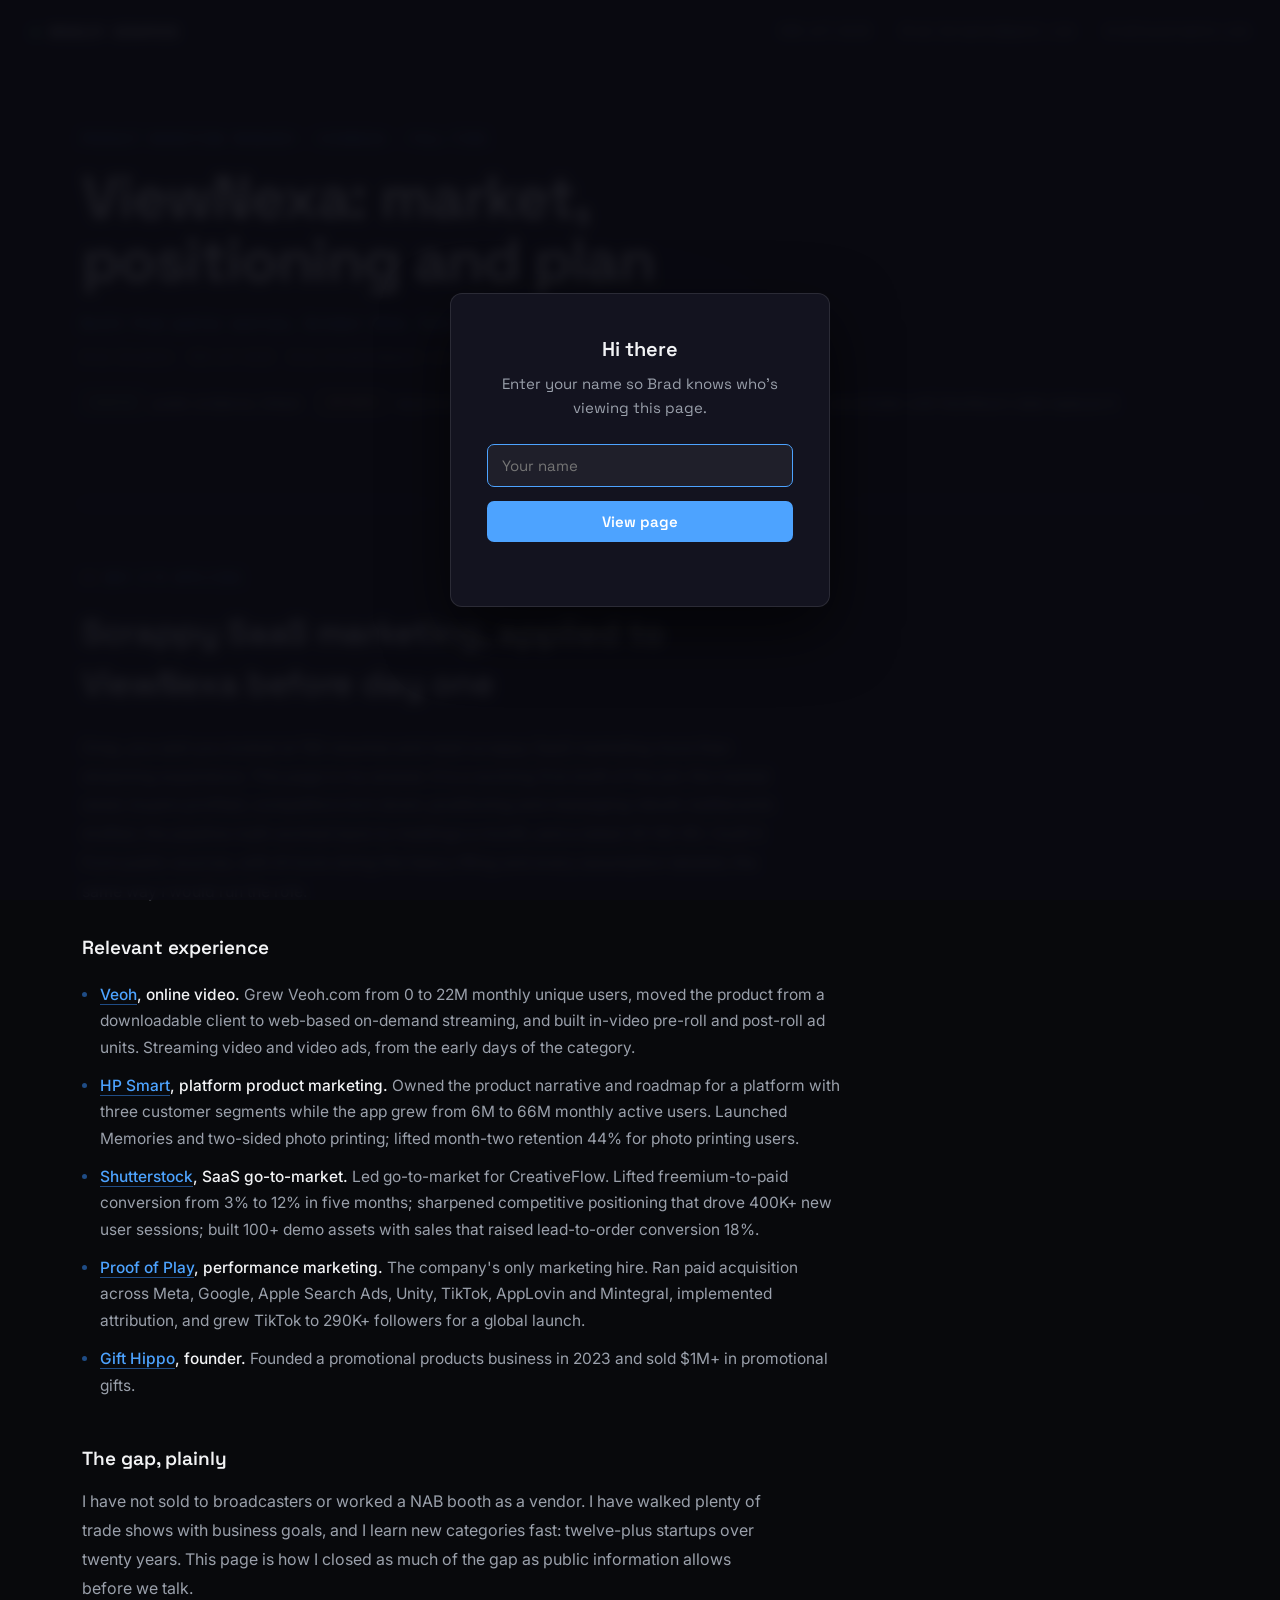
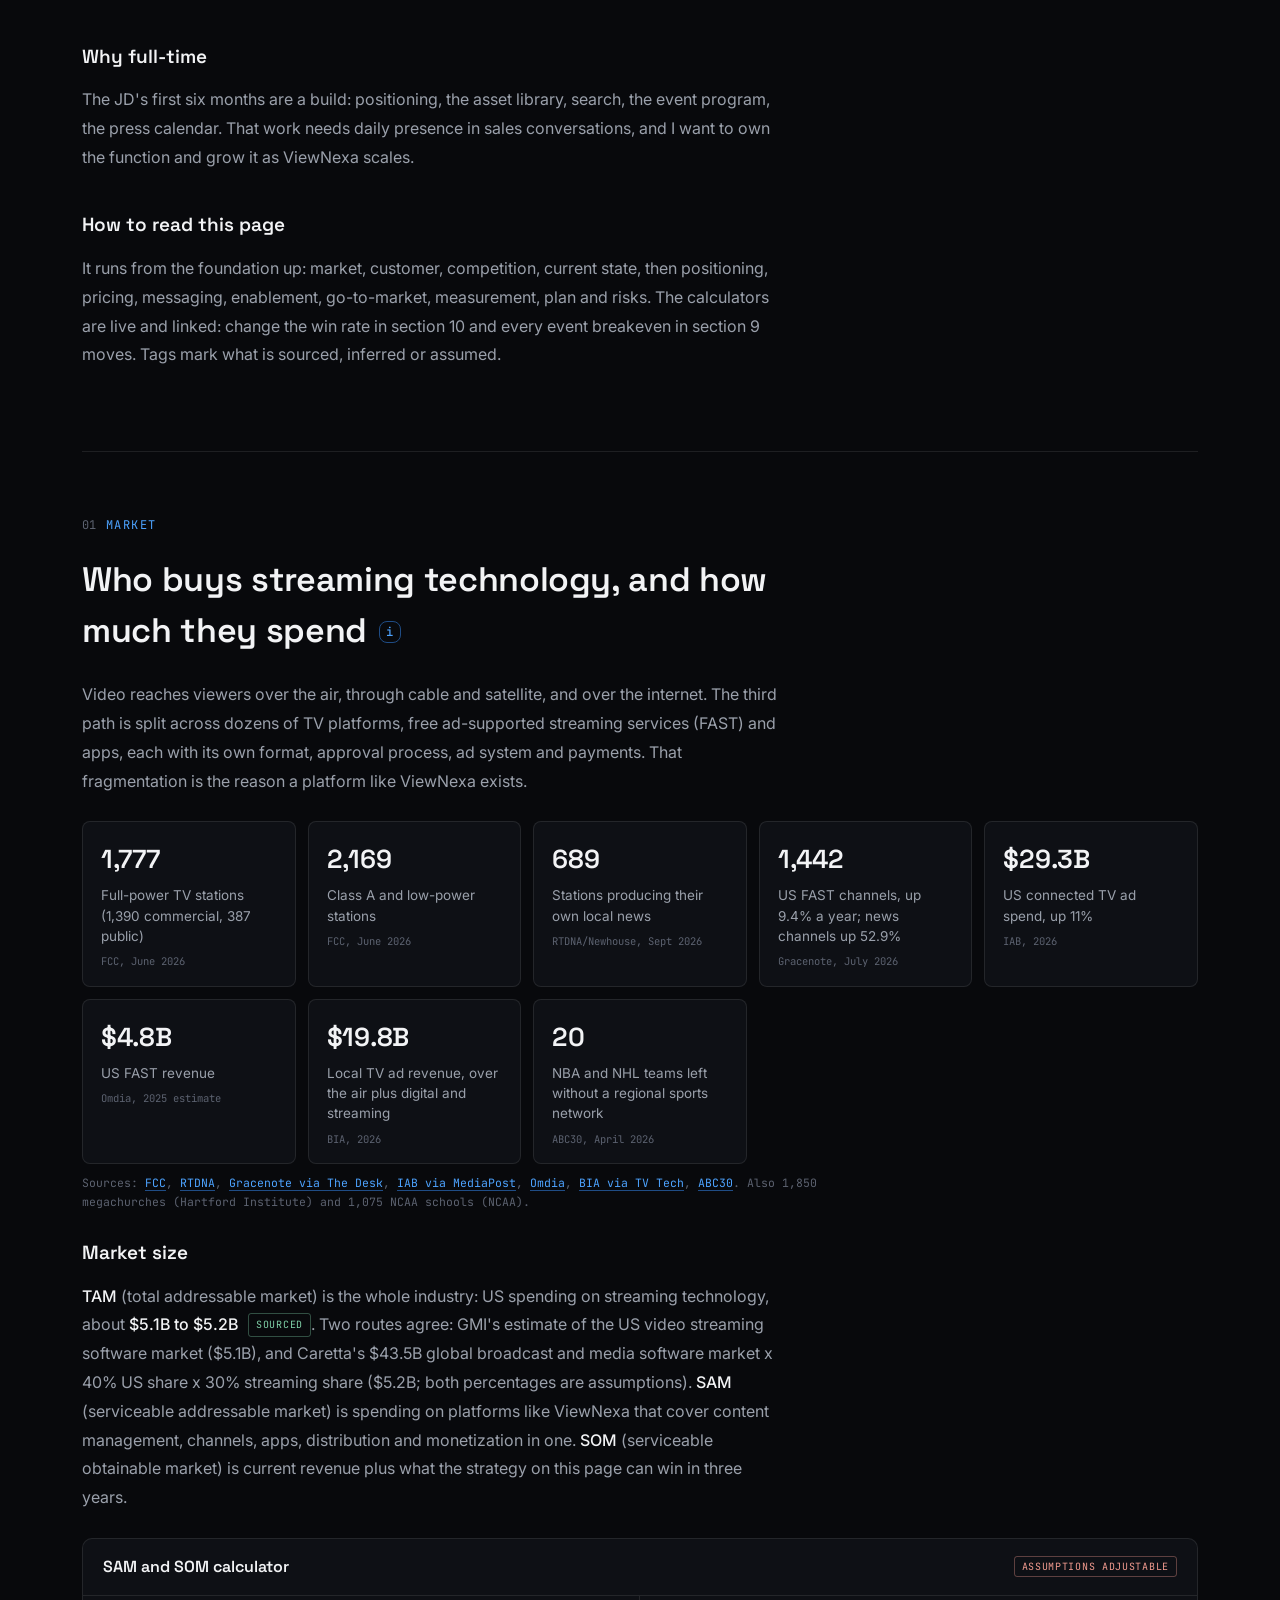
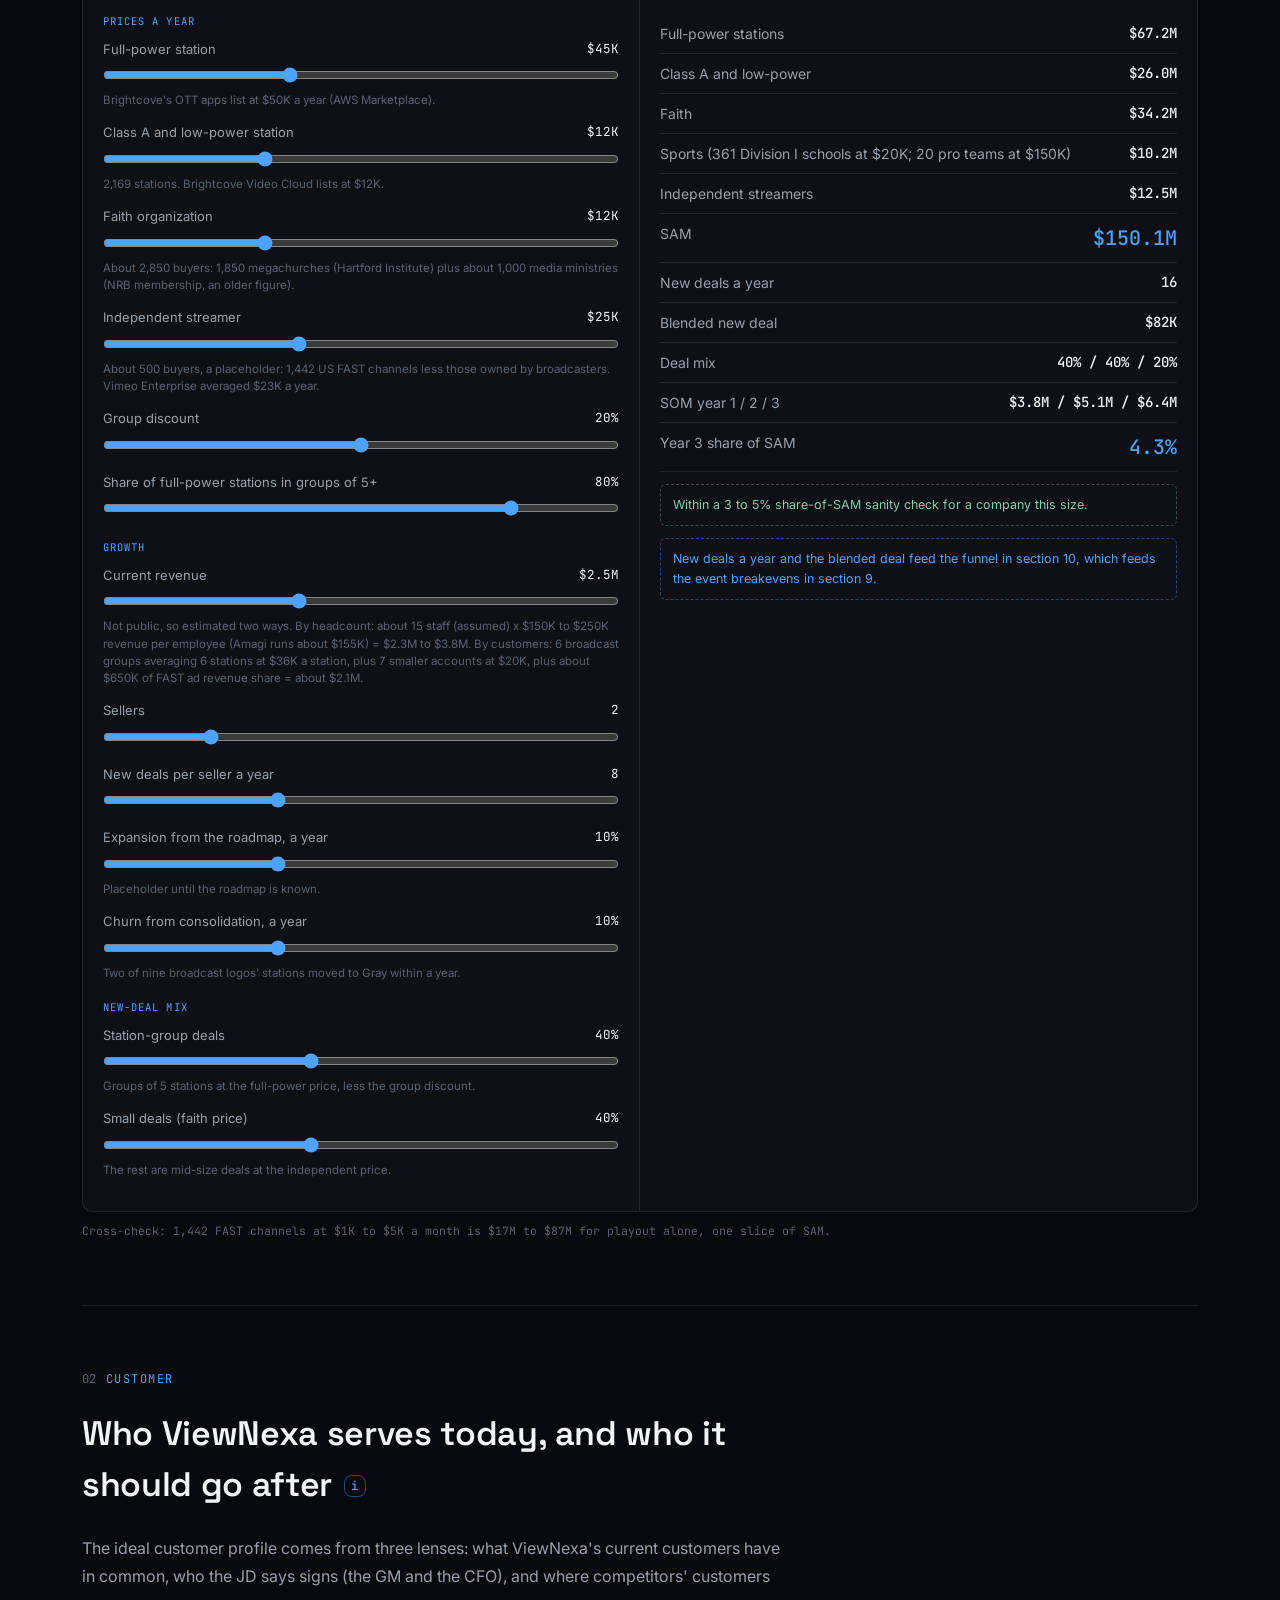
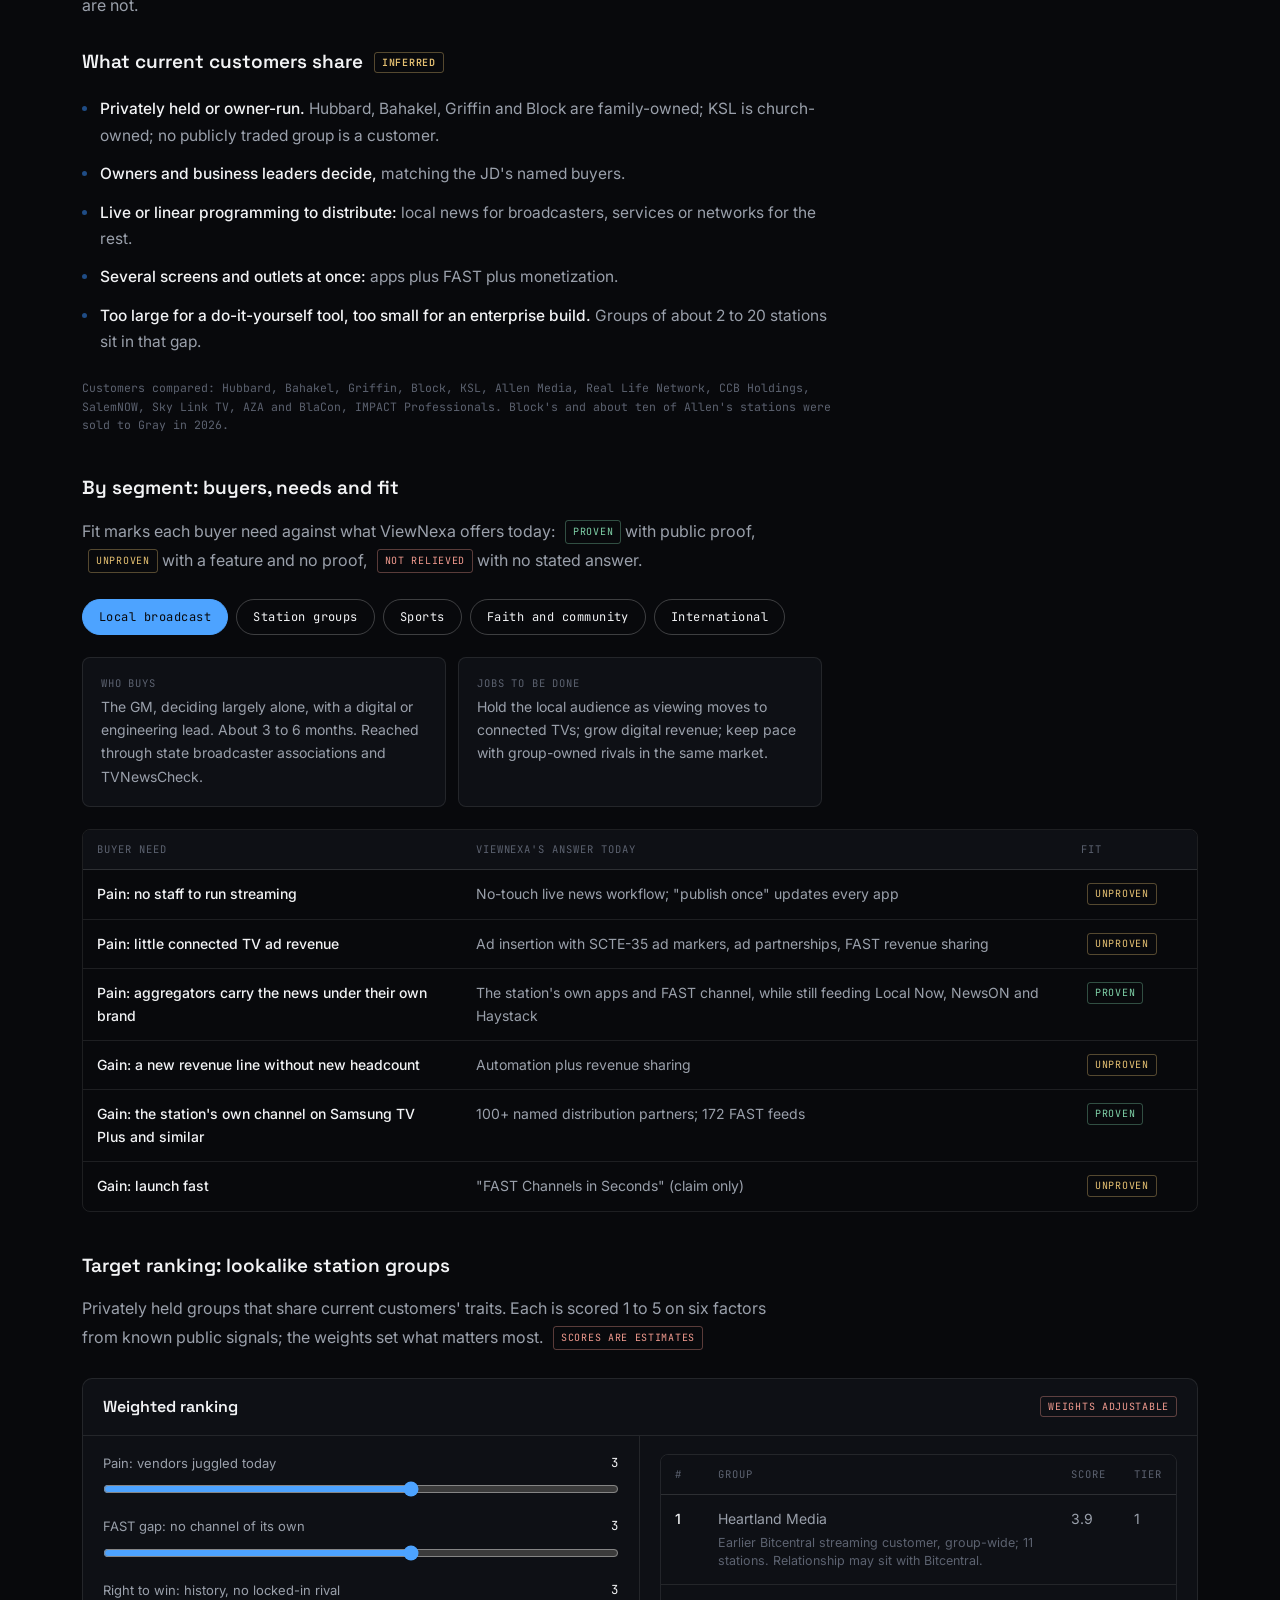
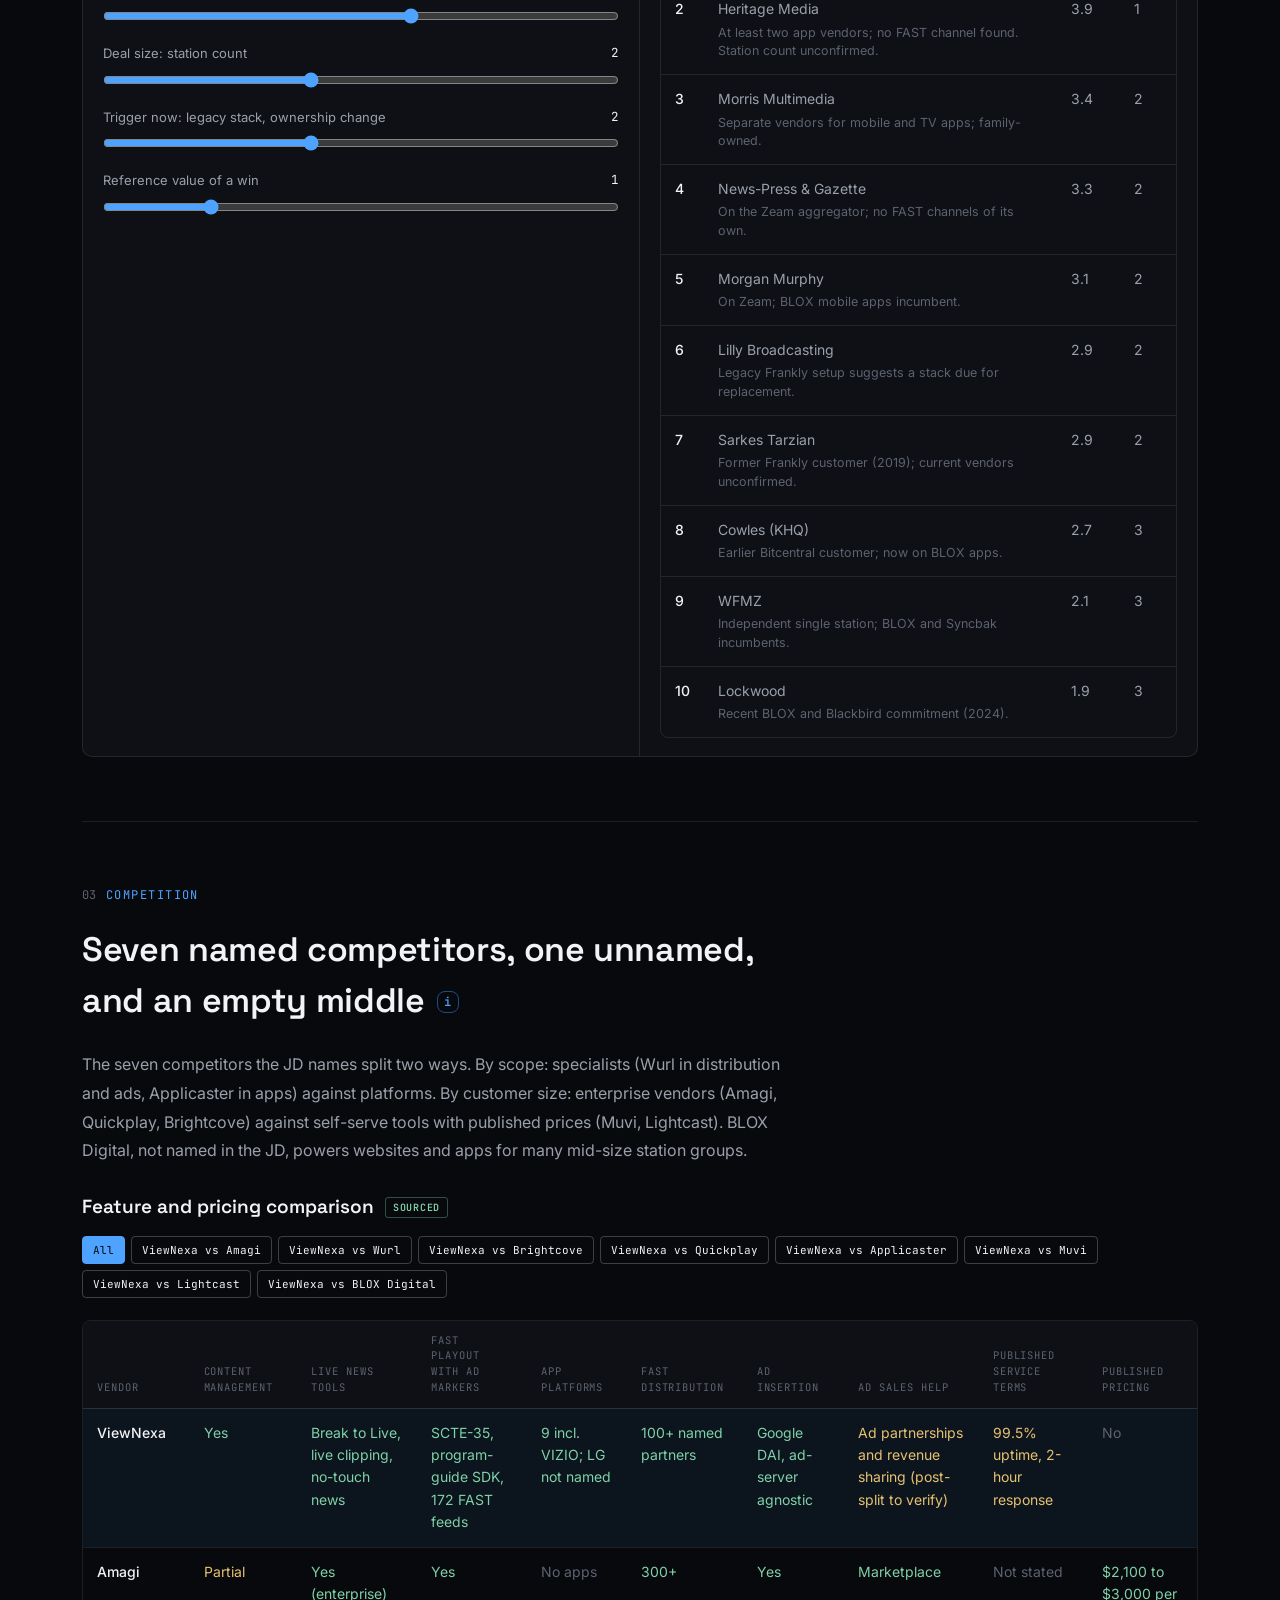
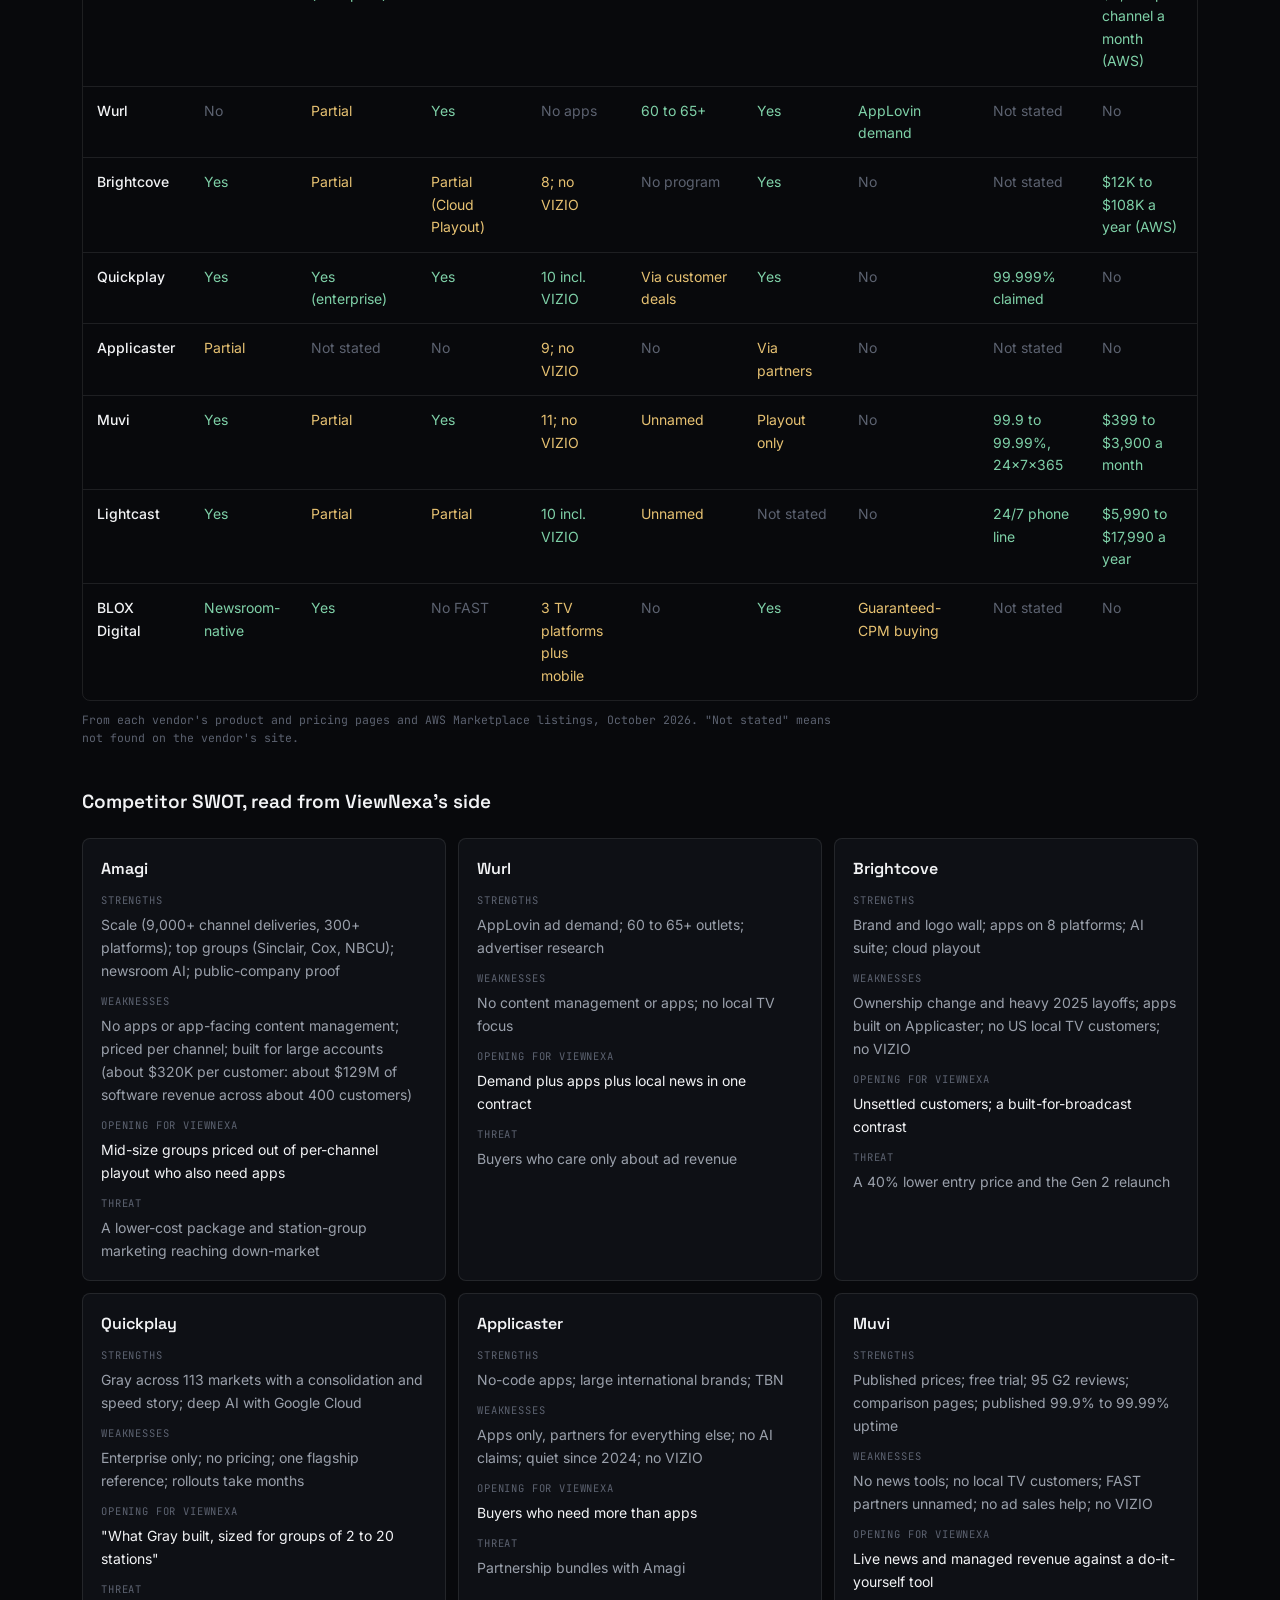
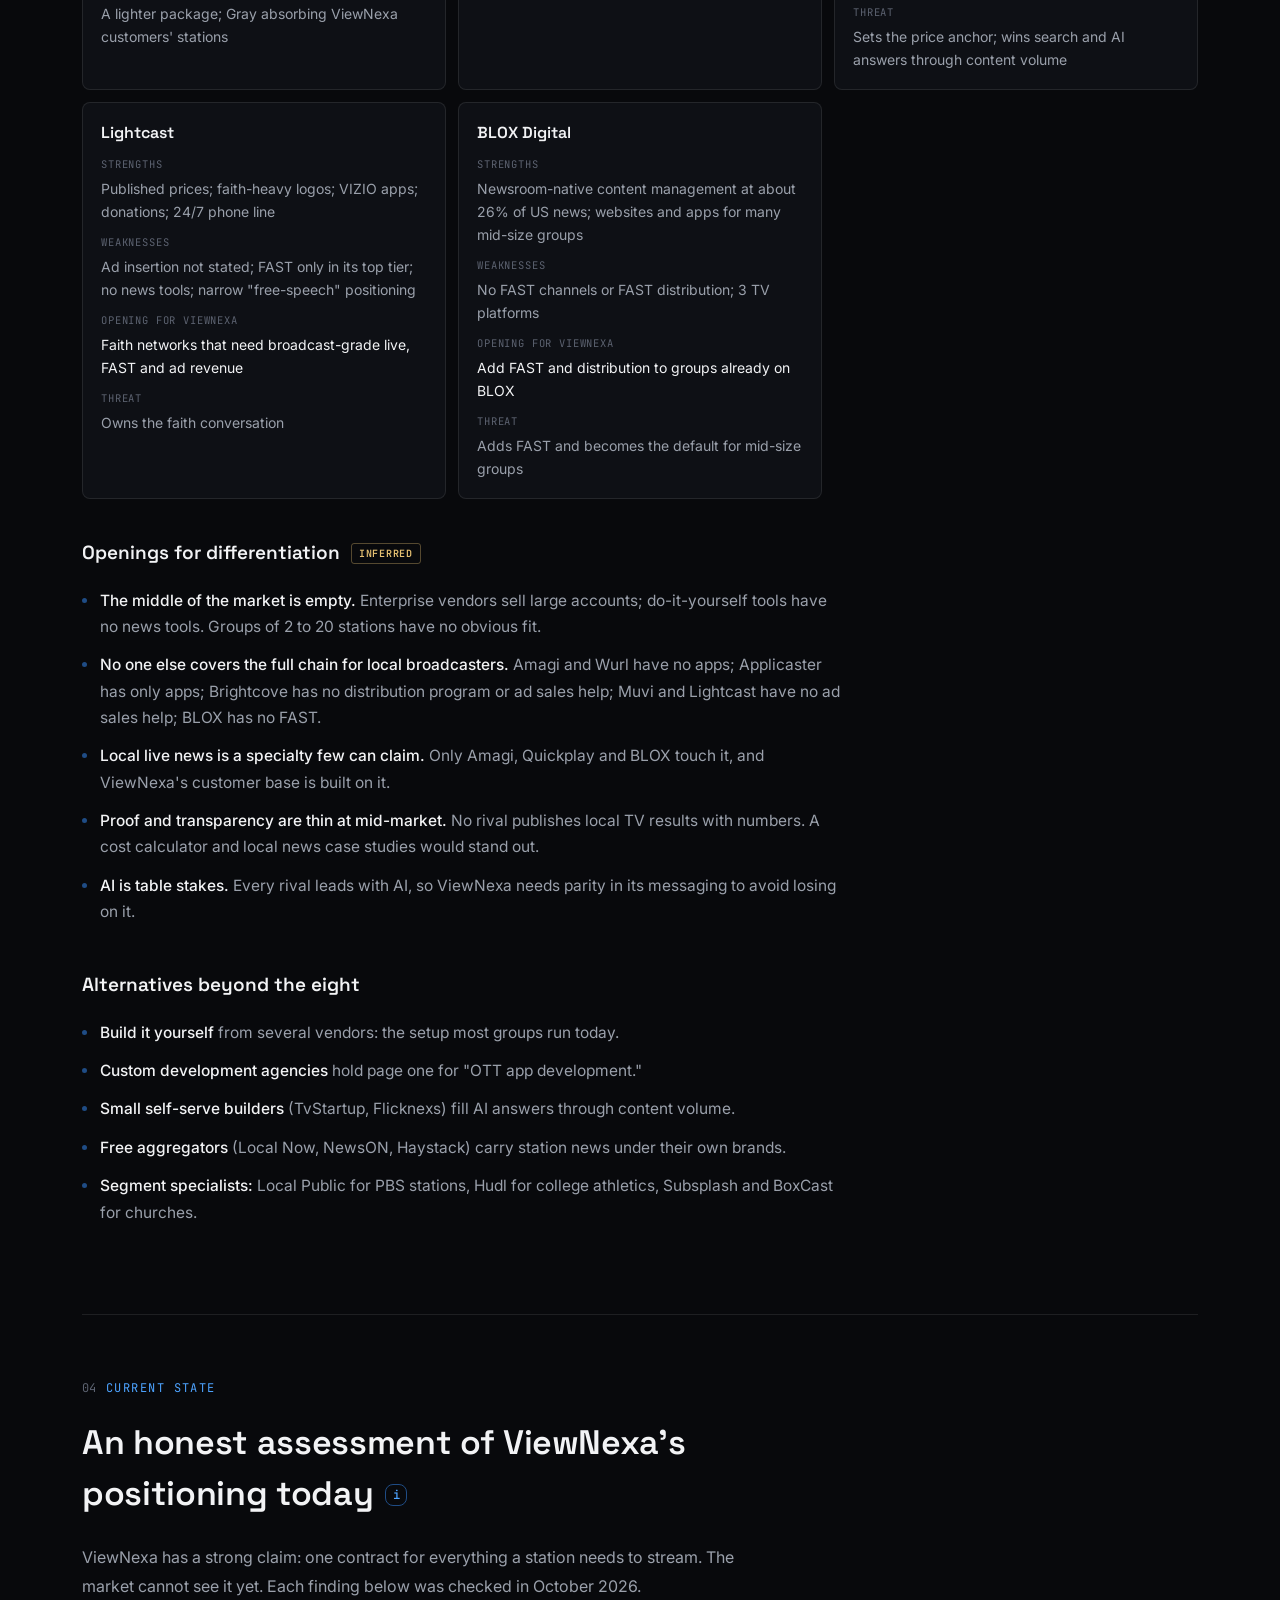
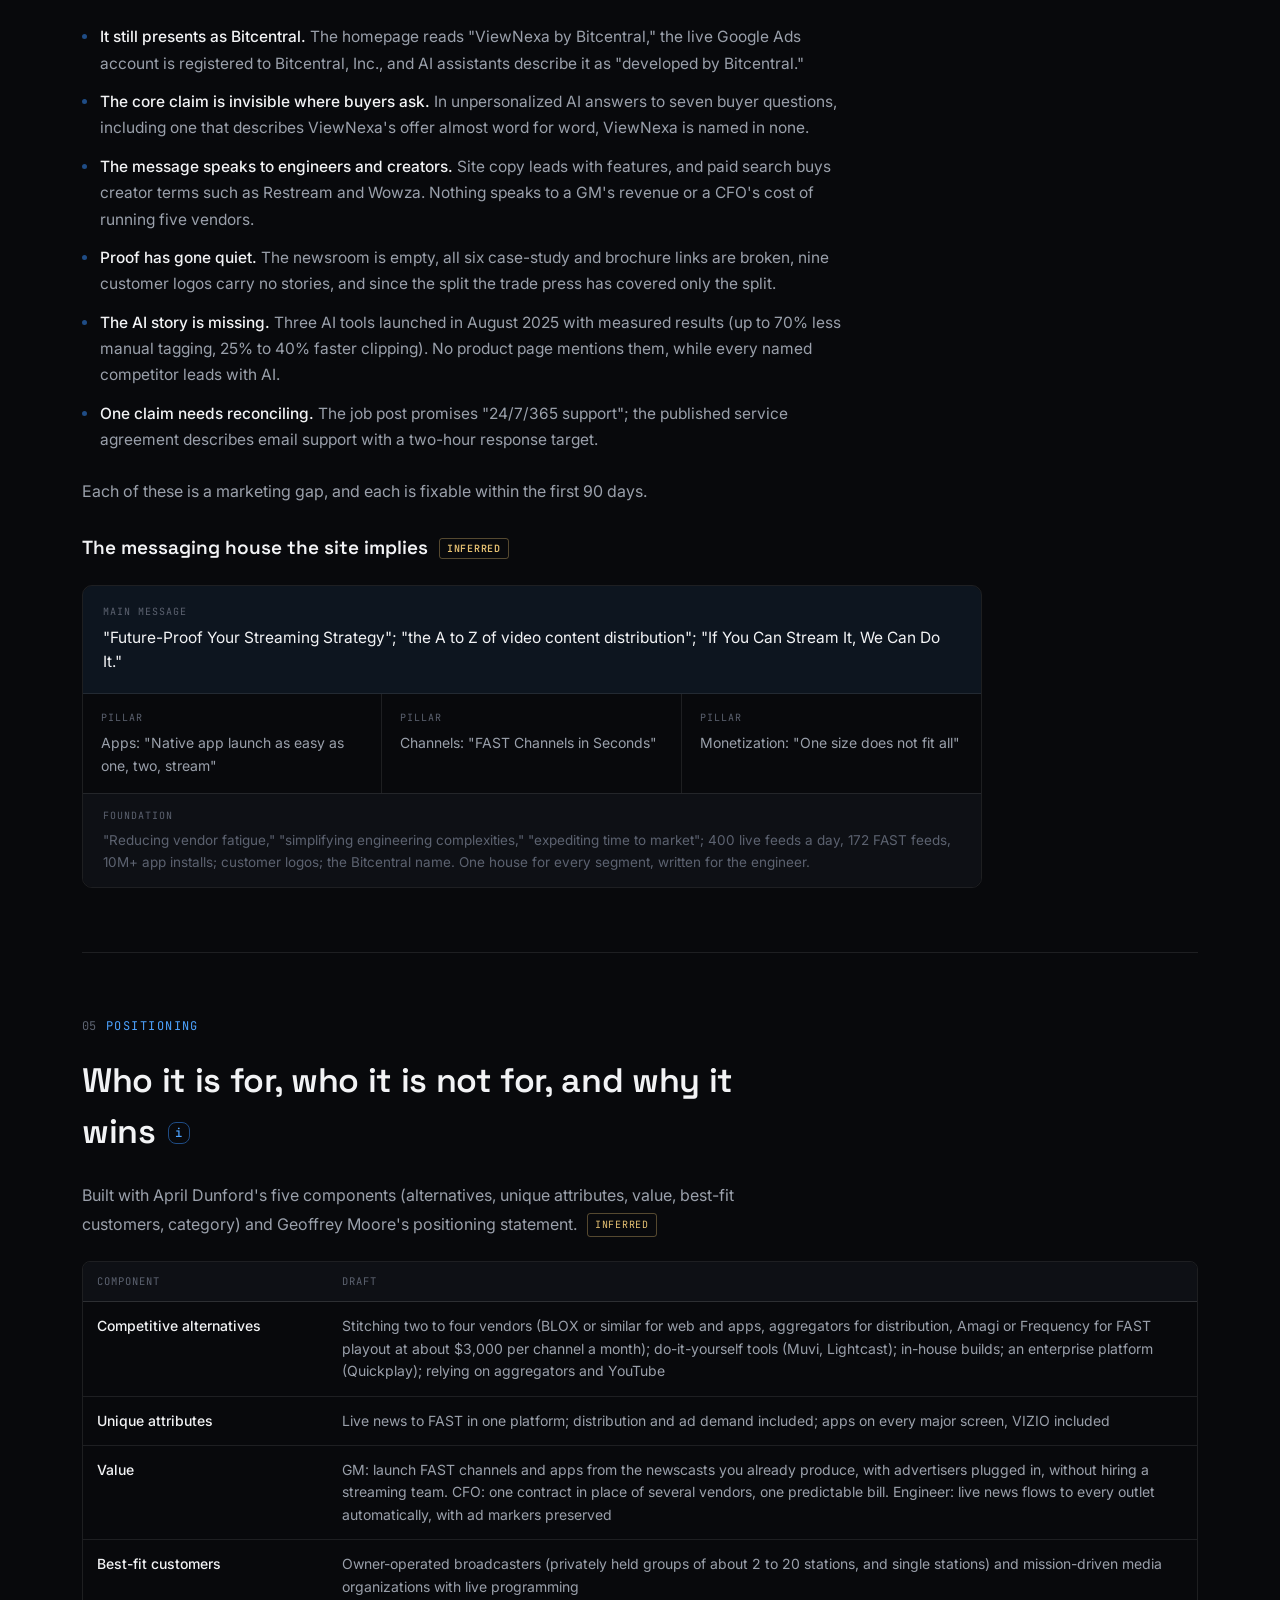
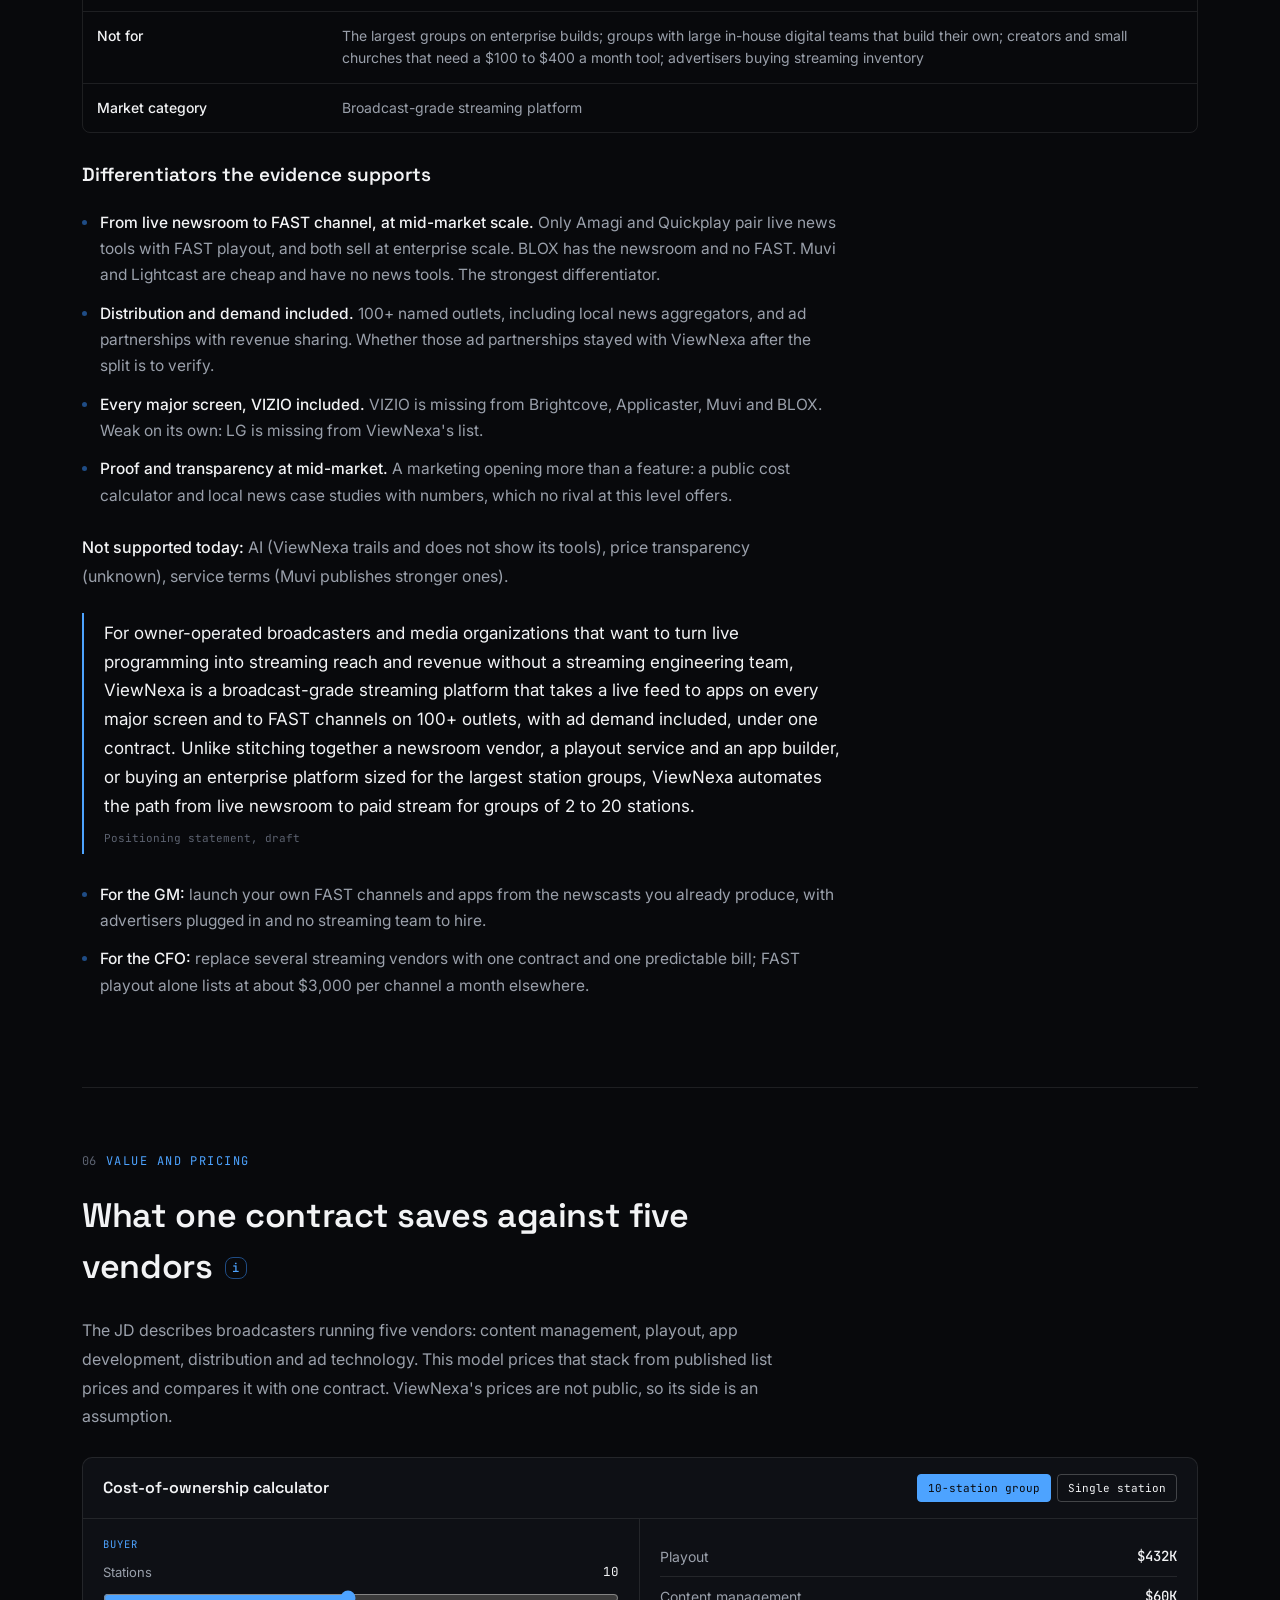
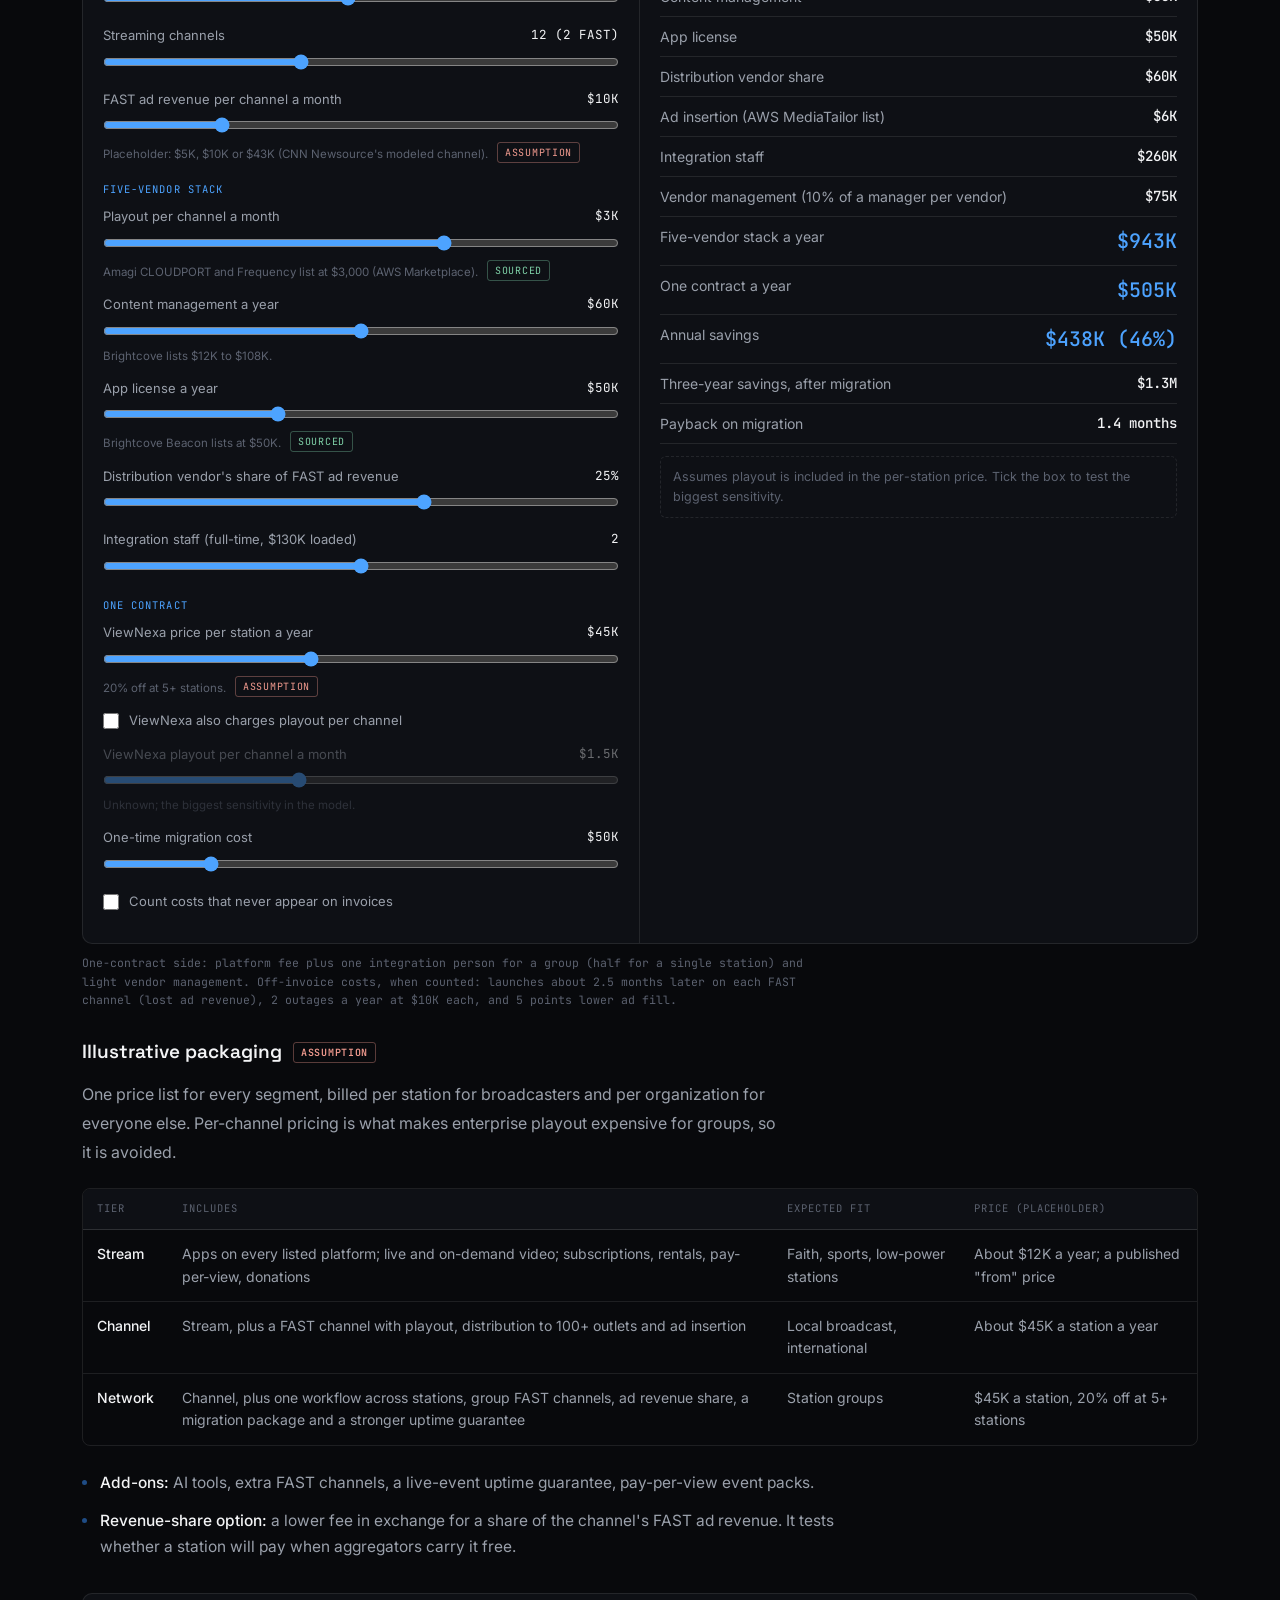
<file: viewnexa/index.html>
<!DOCTYPE html>
<html lang="en">
<head>
<meta charset="UTF-8">
<meta name="viewport" content="width=device-width, initial-scale=1.0">
<meta name="robots" content="noindex, nofollow">
<title>ViewNexa: Market, Positioning and Plan | Brad Seraphin</title>
<link rel="preconnect" href="https://fonts.googleapis.com">
<link rel="preconnect" href="https://fonts.gstatic.com" crossorigin>
<link href="https://fonts.googleapis.com/css2?family=Space+Grotesk:wght@500;600;700&family=Inter:wght@400;500&family=JetBrains+Mono:wght@400;500&display=swap" rel="stylesheet">
<link rel="stylesheet" href="../css/style.css">
<style>
/* ---- Visitor gate ---- */
#vn-gate {
  position: fixed; inset: 0; z-index: 9999;
  background: rgba(10, 10, 18, 0.92);
  backdrop-filter: blur(6px);
  display: flex; align-items: center; justify-content: center;
}
#vn-gate-box {
  background: #13131f; border: 1px solid rgba(255,255,255,0.1);
  border-radius: 12px; padding: 40px 36px 36px;
  width: 100%; max-width: 380px; text-align: center;
  box-shadow: 0 24px 64px rgba(0,0,0,0.6);
}
#vn-gate-box p {
  font-family: var(--sans); font-size: 15px; color: var(--ink-dim);
  margin: 8px 0 24px; line-height: 1.6;
}
#vn-gate-box h2 {
  font-family: var(--sans); font-size: 20px; font-weight: 600;
  color: var(--ink); margin: 0 0 4px;
}
#vn-gate-name {
  width: 100%; box-sizing: border-box;
  background: rgba(255,255,255,0.05); border: 1px solid rgba(255,255,255,0.15);
  border-radius: 7px; color: var(--ink); font-family: var(--sans); font-size: 15px;
  padding: 11px 14px; outline: none; margin-bottom: 14px;
  transition: border-color 0.2s;
}
#vn-gate-name:focus { border-color: var(--accent); }
#vn-gate-btn {
  width: 100%; padding: 11px; border-radius: 7px;
  background: var(--accent); color: #fff; border: none;
  font-family: var(--sans); font-size: 15px; font-weight: 600;
  cursor: pointer; transition: opacity 0.2s;
}
#vn-gate-btn:hover { opacity: 0.85; }
#vn-gate-btn:disabled { opacity: 0.5; cursor: default; }
#vn-gate-msg { font-family: var(--sans); font-size: 13px; color: var(--ink-dim); margin-top: 10px; min-height: 18px; }

/* ---- ViewNexa page components ---- */
.vn-lede { color: var(--ink-dim); font-size: 17px; line-height: 1.8; max-width: 760px; margin-top: 22px; }
.chapter h3 { font-family: var(--sans); font-size: 19px; font-weight: 600; margin: 40px 0 14px; color: var(--ink); }
.chapter h3:first-of-type { margin-top: 28px; }
.chapter ul.vn-list { list-style: none; max-width: 760px; margin: 0 0 18px; }
.chapter ul.vn-list li { position: relative; padding: 6px 0 6px 18px; color: var(--ink-dim); font-size: 15.5px; line-height: 1.7; }
.chapter ul.vn-list li::before { content: ''; position: absolute; left: 0; top: 16px; width: 5px; height: 5px; border-radius: 50%; background: var(--accent-dim); }
.chapter ul.vn-list li b { color: var(--ink); font-weight: 500; }
.vn-src { color: var(--ink-faint); font-family: var(--mono); font-size: 11.5px; margin-top: 10px; max-width: 760px; line-height: 1.6; }
.vn-src a, .vn-link { color: var(--accent); border-bottom: 1px solid var(--accent-dim); }

/* tags */
.tag { display: inline-block; font-family: var(--mono); font-size: 10px; letter-spacing: 0.07em; text-transform: uppercase; border-radius: 3px; padding: 2px 7px; margin-left: 6px; vertical-align: 2px; white-space: nowrap; }
.tag-s { color: #7fd1a8; border: 1px solid rgba(127, 209, 168, 0.35); }
.tag-i { color: #e6c172; border: 1px solid rgba(230, 193, 114, 0.35); }
.tag-a { color: #f29b8f; border: 1px solid rgba(242, 155, 143, 0.35); }
.legend { display: flex; flex-wrap: wrap; gap: 18px; margin-top: 26px; font-size: 13.5px; color: var(--ink-dim); }
.legend .tag { margin-left: 0; margin-right: 8px; }

/* stat grid */
.stat-grid { display: grid; grid-template-columns: repeat(auto-fill, minmax(210px, 1fr)); gap: 12px; margin-top: 26px; }
.stat { border: 1px solid var(--line); border-radius: 8px; padding: 18px 18px 16px; background: var(--bg-alt); }
.stat b { display: block; font-family: var(--sans); font-size: 26px; font-weight: 600; color: var(--ink); letter-spacing: -0.01em; }
.stat span { display: block; color: var(--ink-dim); font-size: 13.5px; line-height: 1.5; margin-top: 6px; }
.stat i { display: block; font-style: normal; font-family: var(--mono); font-size: 10.5px; color: var(--ink-faint); margin-top: 8px; }

/* tables */
.tbl-wrap { border: 1px solid var(--line); border-radius: 8px; overflow-x: auto; margin-top: 22px; }
.tbl { width: 100%; border-collapse: collapse; min-width: 640px; }
.tbl th { font-family: var(--mono); font-size: 10.5px; letter-spacing: 0.09em; text-transform: uppercase; color: var(--ink-faint); text-align: left; padding: 12px 14px; border-bottom: 1px solid rgba(255,255,255,0.13); background: var(--bg-alt); font-weight: 400; vertical-align: bottom; }
.tbl td { padding: 13px 14px; border-bottom: 1px solid var(--line); vertical-align: top; font-size: 14px; line-height: 1.6; color: var(--ink-dim); }
.tbl tr:last-child td { border-bottom: none; }
.tbl td:first-child { color: var(--ink); font-weight: 500; }
.tbl tr.hl td { background: rgba(77, 163, 255, 0.07); }
.tbl tr.dim td { opacity: 0.35; }
.tbl td.y { color: #7fd1a8; }
.tbl td.n { color: var(--ink-faint); }
.tbl td.p { color: #e6c172; }
.tbl tr.total td { color: var(--ink); font-weight: 500; }

/* tabs */
.tabs { display: flex; flex-wrap: wrap; gap: 8px; margin-top: 24px; }
.tabs button { font-family: var(--mono); font-size: 12px; letter-spacing: 0.04em; color: var(--ink-dim); background: transparent; border: 1px solid var(--line); border-radius: 999px; padding: 9px 16px; cursor: pointer; transition: all 0.2s; }
.tabs button:hover { color: var(--ink); border-color: rgba(255,255,255,0.25); }
.tabs button.active { color: var(--bg); background: var(--accent); border-color: var(--accent); }
.tab-label { font-family: var(--mono); font-size: 11px; color: var(--ink-faint); letter-spacing: 0.08em; text-transform: uppercase; margin-top: 26px; }

/* cards */
.cards { display: grid; grid-template-columns: repeat(auto-fill, minmax(280px, 1fr)); gap: 12px; margin-top: 22px; }
.card { border: 1px solid var(--line); border-radius: 8px; padding: 18px; background: var(--bg-alt); }
.card h4 { font-family: var(--sans); font-size: 16px; font-weight: 600; color: var(--ink); margin-bottom: 8px; }
.card p, .card li { font-size: 14px !important; line-height: 1.65 !important; color: var(--ink-dim); margin-bottom: 0 !important; }
.card .k { font-family: var(--mono); font-size: 10.5px; letter-spacing: 0.08em; text-transform: uppercase; color: var(--ink-faint); margin: 12px 0 4px; }
.card .k:first-child { margin-top: 0; }

.quote { border-left: 2px solid var(--accent); padding: 6px 0 6px 20px; margin: 22px 0; max-width: 760px; color: var(--ink); font-size: 17px; line-height: 1.7; }
.quote small { display: block; color: var(--ink-faint); font-family: var(--mono); font-size: 11px; margin-top: 8px; }

/* calculators */
.calc { border: 1px solid var(--line); border-radius: 10px; background: var(--bg-alt); margin-top: 26px; overflow: hidden; }
.calc__head { padding: 16px 20px; border-bottom: 1px solid var(--line); display: flex; justify-content: space-between; align-items: center; flex-wrap: wrap; gap: 10px; }
.calc__head b { font-family: var(--sans); font-size: 16px; font-weight: 600; }
.calc__body { display: grid; grid-template-columns: minmax(0, 1fr) minmax(0, 1fr); }
.calc__inputs { padding: 18px 20px; border-right: 1px solid var(--line); }
.calc__outputs { padding: 18px 20px; }
.field { margin-bottom: 14px; }
.field label { display: flex; justify-content: space-between; gap: 10px; font-size: 13px; color: var(--ink-dim); margin-bottom: 6px; }
.field label output { font-family: var(--mono); color: var(--ink); font-size: 12.5px; }
.field input[type=range] { width: 100%; accent-color: var(--accent); }
.field small { display: block; font-size: 11.5px; color: var(--ink-faint); margin-top: 3px; line-height: 1.5; }
.out-row { display: flex; justify-content: space-between; gap: 12px; padding: 9px 0; border-bottom: 1px solid var(--line); font-size: 14px; color: var(--ink-dim); }
.out-row:last-child { border-bottom: none; }
.out-row b { font-family: var(--mono); font-weight: 500; color: var(--ink); white-space: nowrap; }
.out-row.big b { font-size: 20px; color: var(--accent); }
.flag { margin-top: 12px; font-size: 12.5px; line-height: 1.6; padding: 10px 12px; border-radius: 6px; border: 1px dashed var(--line); color: var(--ink-faint); }
.flag.warn { color: #f29b8f; border-color: rgba(242,155,143,0.35); }
.fgroup { font-family: var(--mono); font-size: 10.5px; letter-spacing: 0.1em; text-transform: uppercase; color: var(--accent); margin: 18px 0 10px; }
.fgroup:first-child { margin-top: 0; }
.flag.link { color: var(--accent); border-color: var(--accent-dim); }
.toggle { display: flex; align-items: center; gap: 10px; font-size: 13px; color: var(--ink-dim); margin-bottom: 14px; cursor: pointer; }
.toggle input { accent-color: var(--accent); width: 16px; height: 16px; }
.field.off { opacity: 0.4; pointer-events: none; }
select.vn-sel { width: 100%; background: var(--bg); color: var(--ink); border: 1px solid var(--line); border-radius: 6px; padding: 8px 10px; font-family: var(--body); font-size: 13.5px; margin-bottom: 14px; }
.flag.ok { color: #7fd1a8; border-color: rgba(127,209,168,0.35); }
.seg-btns { display: flex; gap: 6px; flex-wrap: wrap; }
.seg-btns button { font-family: var(--mono); font-size: 11px; color: var(--ink-dim); background: transparent; border: 1px solid var(--line); border-radius: 4px; padding: 6px 10px; cursor: pointer; }
.seg-btns button.active { color: var(--bg); background: var(--accent); border-color: var(--accent); }

/* plan timeline */
.plan { margin-top: 24px; max-width: 860px; border-left: 1px solid var(--line); padding-left: 26px; }
.plan__win { position: relative; margin-bottom: 30px; }
.plan__win::before { content: ''; position: absolute; left: -31px; top: 6px; width: 9px; height: 9px; border-radius: 50%; background: var(--accent); }
.plan__win h4 { font-family: var(--mono); font-size: 12px; letter-spacing: 0.1em; text-transform: uppercase; color: var(--accent); margin-bottom: 10px; }
.plan__win ul { list-style: none; }
.plan__win li { color: var(--ink-dim); font-size: 14.5px; line-height: 1.65; padding: 4px 0; }
.plan__win li b { color: var(--ink); font-weight: 500; }

/* details */
details.vn-acc { border: 1px solid var(--line); border-radius: 8px; margin-top: 10px; background: var(--bg-alt); }
details.vn-acc summary { cursor: pointer; padding: 14px 18px; font-size: 15px; color: var(--ink); list-style: none; display: flex; justify-content: space-between; gap: 12px; }
details.vn-acc summary::-webkit-details-marker { display: none; }
details.vn-acc summary::after { content: '+'; font-family: var(--mono); color: var(--ink-faint); }
details.vn-acc[open] summary::after { content: '\2212'; }
details.vn-acc .acc-body { padding: 0 18px 16px; color: var(--ink-dim); font-size: 14.5px; line-height: 1.7; }
details.vn-acc .acc-body p { font-size: 14.5px; margin-bottom: 8px; }

.placeholder { border: 1px dashed rgba(230,193,114,0.5); border-radius: 8px; padding: 20px 22px; margin-top: 24px; max-width: 760px; color: #e6c172; font-size: 14.5px; line-height: 1.7; }
.placeholder b { display: block; font-family: var(--mono); font-size: 11px; letter-spacing: 0.1em; text-transform: uppercase; margin-bottom: 8px; }

.house { border: 1px solid var(--line); border-radius: 10px; overflow: hidden; margin-top: 22px; max-width: 900px; }
.house__roof { padding: 18px 20px; background: rgba(77,163,255,0.08); border-bottom: 1px solid var(--line); color: var(--ink); font-size: 15.5px; line-height: 1.6; }
.house__pillars { display: grid; grid-template-columns: repeat(3, minmax(0, 1fr)); }
.house__pillars div { padding: 16px 18px; border-right: 1px solid var(--line); color: var(--ink-dim); font-size: 14px; line-height: 1.6; }
.house__pillars div:last-child { border-right: none; }
.house__base { padding: 14px 20px; border-top: 1px solid var(--line); color: var(--ink-faint); font-size: 13.5px; line-height: 1.6; background: var(--bg-alt); }
.house .k { font-family: var(--mono); font-size: 10px; letter-spacing: 0.1em; text-transform: uppercase; color: var(--ink-faint); display: block; margin-bottom: 6px; }

@media (max-width: 1480px) { .chapter-rail { display: none; } }

/* info button and modal */
.vn-info { display: inline-flex; align-items: center; justify-content: center; width: 22px; height: 22px; margin-left: 12px; vertical-align: 6px; border-radius: 50%; border: 1px solid var(--accent-dim); background: transparent; color: var(--accent); font-family: var(--mono); font-size: 12px; font-weight: 500; cursor: pointer; transition: all 0.2s; }
.vn-info:hover, .vn-info:focus-visible { background: var(--accent); color: var(--bg); border-color: var(--accent); outline: none; }
.vn-modal { position: fixed; inset: 0; z-index: 200; background: rgba(4,5,8,0.72); backdrop-filter: blur(4px); display: flex; align-items: center; justify-content: center; padding: 20px; }
.vn-modal[hidden] { display: none; }
.vn-modal__panel { position: relative; width: 100%; max-width: 620px; max-height: 85vh; overflow-y: auto; background: var(--bg-alt); border: 1px solid rgba(255,255,255,0.14); border-radius: 12px; padding: 28px 28px 22px; outline: none; }
.vn-modal__x { position: absolute; top: 12px; right: 14px; background: transparent; border: none; color: var(--ink-faint); font-size: 24px; cursor: pointer; line-height: 1; }
.vn-modal__x:hover { color: var(--ink); }
.vn-modal h3 { font-family: var(--sans); font-size: 22px; font-weight: 600; color: var(--ink); margin-bottom: 6px; }
.vn-modal .k { font-family: var(--mono); font-size: 10.5px; letter-spacing: 0.1em; text-transform: uppercase; color: var(--ink-faint); margin: 18px 0 6px; }
.vn-modal p, .vn-modal li { color: var(--ink-dim); font-size: 14.5px; line-height: 1.7; }
.vn-modal ul { list-style: none; }
.vn-modal li { position: relative; padding: 3px 0 3px 16px; }
.vn-modal li::before { content: ''; position: absolute; left: 0; top: 13px; width: 5px; height: 5px; border-radius: 50%; background: var(--accent-dim); }
.vn-modal__foot { margin-top: 20px; padding-top: 12px; border-top: 1px solid var(--line); font-family: var(--mono); font-size: 11px !important; color: var(--ink-faint) !important; }

/* scroll cue for interactive elements */
.vn-info, .field, .toggle, select.vn-sel, details.vn-acc summary { transition: box-shadow 0.25s ease, background 0.25s ease, transform 0.25s ease; border-radius: 8px; }
.tabs button, .seg-btns button { transition: all 0.2s ease; }
.vn-cue { box-shadow: 0 0 0 1px var(--accent), 0 0 22px rgba(77,163,255,0.6) !important; }
.field.vn-cue, .toggle.vn-cue { background: rgba(77,163,255,0.08); }
.vn-info.vn-cue { background: var(--accent); color: var(--bg); transform: scale(1.35); }
.tabs button.vn-cue-btn, .seg-btns button.vn-cue-btn { color: var(--ink) !important; border-color: var(--accent) !important; background: rgba(77,163,255,0.22) !important; box-shadow: 0 0 20px rgba(77,163,255,0.75); transform: translateY(-2px) scale(1.06); }
.tabs button.active.vn-cue-btn, .seg-btns button.active.vn-cue-btn { color: var(--bg) !important; background: var(--accent) !important; }
/* rail blink cue */
.chapter-rail a { transition: color 0.2s ease; }
.chapter-rail a::before { transition: background 0.2s ease, transform 0.2s ease, box-shadow 0.2s ease; }
.chapter-rail a.vn-cue-rail { color: var(--accent); }
.chapter-rail a.vn-cue-rail::before { background: var(--accent) !important; transform: scale(2) !important; box-shadow: 0 0 12px rgba(77,163,255,0.8) !important; }
/* clearer resting affordance for buttons */
.tabs button:not(.active), .seg-btns button:not(.active) { border-color: rgba(255,255,255,0.22); color: var(--ink); }
.tabs button:not(.active):hover, .seg-btns button:not(.active):hover { border-color: var(--accent); background: rgba(77,163,255,0.1); }

@media (max-width: 860px) {
  .calc__body { grid-template-columns: 1fr; }
  .calc__inputs { border-right: none; border-bottom: 1px solid var(--line); }
  .house__pillars { grid-template-columns: 1fr; }
  .house__pillars div { border-right: none; border-bottom: 1px solid var(--line); }
}
@media (max-width: 560px) {
  .wrap { padding: 0 16px; }
}
</style>
</head>
<body>

<div class="cursor-glow"></div>

<nav class="nav scrolled">
  <a href="../index.html" class="nav__mark"><span class="nav__dot"></span>BRADLEY SERAPHIN</a>
  <div class="nav__links" style="font-size: 12px;">
    <a href="tel:8086470628">808.647.0628</a>
    <a href="mailto:Brad.Seraphin@gmail.com">Brad.Seraphin@gmail.com</a>
    <a href="../index.html">bradleyseraphin.com</a>
  </div>
</nav>

<aside class="chapter-rail" aria-label="Sections">
  <a href="#intro" data-ch="intro">Why me</a>
  <a href="#market" data-ch="market">Market</a>
  <a href="#customer" data-ch="customer">Customer</a>
  <a href="#competition" data-ch="competition">Competition</a>
  <a href="#current" data-ch="current">Current state</a>
  <a href="#positioning" data-ch="positioning">Positioning</a>
  <a href="#value" data-ch="value">Value and pricing</a>
  <a href="#messaging" data-ch="messaging">Messaging</a>
  <a href="#enablement" data-ch="enablement">Battlecards</a>
  <a href="#gtm" data-ch="gtm">Go-to-market</a>
  <a href="#measurement" data-ch="measurement">Measurement</a>
  <a href="#plan" data-ch="plan">30-60-90</a>
  <a href="#risks" data-ch="risks">Risks</a>
</aside>

<main>
  <div class="wrap">

    <!-- ================= 00 Framing ================= -->
    <header class="page-hero reveal" id="top" style="padding-top: 130px;">
      <div class="mono-tag" style="margin-bottom: 18px;">Product Marketing Manager &middot; ViewNexa &middot; Full-time</div>
      <h1>ViewNexa: market, positioning and plan</h1>
      <div class="page-hero__role">Built from public sources, October 2026. Every assumption is labeled.</div>
      <div style="font-family: var(--mono); font-size: 12px; color: var(--ink-faint); margin-top: 14px; display: flex; flex-wrap: wrap; gap: 4px 0;">
        <span style="margin-right: 16px;">Brad Seraphin</span>
        <a href="tel:8086470628" style="color: var(--ink-faint); margin-right: 16px;">808.647.0628</a>
        <a href="mailto:Brad.Seraphin@gmail.com" style="color: var(--ink-faint); margin-right: 16px;">Brad.Seraphin@gmail.com</a>
        <a href="../index.html" style="color: var(--ink-faint);">bradleyseraphin.com</a>
      </div>



      <div class="legend">
        <span><span class="tag tag-s">Sourced</span>public evidence, linked</span>
        <span><span class="tag tag-i">Inferred</span>reasoned from the evidence; a hypothesis to test</span>
        <span><span class="tag tag-a">Assumption</span>a placeholder until ViewNexa's data replaces it</span>
      </div>
    </header>


    <!-- ================= 00 Opening ================= -->
    <section class="chapter reveal" id="intro">
      <div class="chapter__label"><span class="num">00</span><span class="mono-tag">Why I'm applying</span></div>
      <h2 class="chapter__title">Scrappy SaaS marketing, applied to ViewNexa before day one</h2>
      <p>Greg, you said you looked at 150 resumes and need scrappy SaaS marketing more than streaming experience. This page is my answer. It is a working first draft of the job: the market sized, buyers profiled, competitors torn down, positioning and messaging rebuilt, battlecards drafted, the pipeline math worked back to meetings a month, and a dated 30-60-90. I built it from public sources, with AI tools doing the heavy lifting and every assumption labeled, the same way I would run the role.</p>

      <h3>Relevant experience</h3>
      <ul class="vn-list">
        <li><b><a class="vn-link" href="../work/veoh.html">Veoh</a>, online video.</b> Grew Veoh.com from 0 to 22M monthly unique users, moved the product from a downloadable client to web-based on-demand streaming, and built in-video pre-roll and post-roll ad units. Streaming video and video ads, from the early days of the category.</li>
        <li><b><a class="vn-link" href="../work/hp.html">HP Smart</a>, platform product marketing.</b> Owned the product narrative and roadmap for a platform with three customer segments while the app grew from 6M to 66M monthly active users. Launched Memories and two-sided photo printing; lifted month-two retention 44% for photo printing users.</li>
        <li><b><a class="vn-link" href="../work/shutterstock.html">Shutterstock</a>, SaaS go-to-market.</b> Led go-to-market for CreativeFlow. Lifted freemium-to-paid conversion from 3% to 12% in five months; sharpened competitive positioning that drove 400K+ new user sessions; built 100+ demo assets with sales that raised lead-to-order conversion 18%.</li>
        <li><b><a class="vn-link" href="../work/proof-of-play.html">Proof of Play</a>, performance marketing.</b> The company's only marketing hire. Ran paid acquisition across Meta, Google, Apple Search Ads, Unity, TikTok, AppLovin and Mintegral, implemented attribution, and grew TikTok to 290K+ followers for a global launch.</li>
        <li><b><a class="vn-link" href="../work/gift-hippo.html">Gift Hippo</a>, founder.</b> Founded a promotional products business in 2023 and sold $1M+ in promotional gifts.</li>
      </ul>

      <h3>The gap, plainly</h3>
      <p>I have not sold to broadcasters or worked a NAB booth as a vendor. I have walked plenty of trade shows with business goals, and I learn new categories fast: twelve-plus startups over twenty years. This page is how I closed as much of the gap as public information allows before we talk.</p>

      <h3>Why full-time</h3>
      <p>The JD's first six months are a build: positioning, the asset library, search, the event program, the press calendar. That work needs daily presence in sales conversations, and I want to own the function and grow it as ViewNexa scales.</p>

      <h3>How to read this page</h3>
      <p>It runs from the foundation up: market, customer, competition, current state, then positioning, pricing, messaging, enablement, go-to-market, measurement, plan and risks. The calculators are live and linked: change the win rate in section 10 and every event breakeven in section 9 moves. Tags mark what is sourced, inferred or assumed.</p>
    </section>

    <!-- ================= 01 Market ================= -->
    <section class="chapter reveal" id="market">
      <div class="chapter__label"><span class="num">01</span><span class="mono-tag">Market</span></div>
      <h2 class="chapter__title">Who buys streaming technology, and how much they spend</h2>
      <p>Video reaches viewers over the air, through cable and satellite, and over the internet. The third path is split across dozens of TV platforms, free ad-supported streaming services (FAST) and apps, each with its own format, approval process, ad system and payments. That fragmentation is the reason a platform like ViewNexa exists.</p>

      <div class="stat-grid">
        <div class="stat"><b>1,777</b><span>Full-power TV stations (1,390 commercial, 387 public)</span><i>FCC, June 2026</i></div>
        <div class="stat"><b>2,169</b><span>Class A and low-power stations</span><i>FCC, June 2026</i></div>
        <div class="stat"><b>689</b><span>Stations producing their own local news</span><i>RTDNA/Newhouse, Sept 2026</i></div>
        <div class="stat"><b>1,442</b><span>US FAST channels, up 9.4% a year; news channels up 52.9%</span><i>Gracenote, July 2026</i></div>
        <div class="stat"><b>$29.3B</b><span>US connected TV ad spend, up 11%</span><i>IAB, 2026</i></div>
        <div class="stat"><b>$4.8B</b><span>US FAST revenue</span><i>Omdia, 2025 estimate</i></div>
        <div class="stat"><b>$19.8B</b><span>Local TV ad revenue, over the air plus digital and streaming</span><i>BIA, 2026</i></div>
        <div class="stat"><b>20</b><span>NBA and NHL teams left without a regional sports network</span><i>ABC30, April 2026</i></div>
      </div>
      <div class="vn-src">Sources: <a href="https://docs.fcc.gov/public/attachments/DA-26-652A1.pdf">FCC</a>, <a href="https://www.rtdna.org/news/local-tv-news-employment-continues-to-decline">RTDNA</a>, <a href="https://thedesk.net/2026/08/gracenote-data-hub-q3-update-fast-channel-count/">Gracenote via The Desk</a>, <a href="https://www.mediapost.com/publications/article/416513/iab-ctv-ad-spend-estimated-to-grow-11-to-293b.html">IAB via MediaPost</a>, <a href="https://www.businesswire.com/news/home/20251117273854/en">Omdia</a>, <a href="https://www.tvtechnology.com/insights/analysis/bia-political-spending-lifts-2026-local-ad-market-to-usd186-1-billion">BIA via TV Tech</a>, <a href="https://abc30.com/post/nba-nhl-teams-told-main-street-sports-network-will-end-operations/18836353/">ABC30</a>. Also 1,850 megachurches (Hartford Institute) and 1,075 NCAA schools (NCAA).</div>

      <h3>Market size</h3>
      <p><strong>TAM</strong> (total addressable market) is the whole industry: US spending on streaming technology, about <strong>$5.1B to $5.2B</strong> <span class="tag tag-s">Sourced</span>. Two routes agree: GMI's estimate of the US video streaming software market ($5.1B), and Caretta's $43.5B global broadcast and media software market x 40% US share x 30% streaming share ($5.2B; both percentages are assumptions). <strong>SAM</strong> (serviceable addressable market) is spending on platforms like ViewNexa that cover content management, channels, apps, distribution and monetization in one. <strong>SOM</strong> (serviceable obtainable market) is current revenue plus what the strategy on this page can win in three years.</p>

      <div class="calc" id="calc-sam">
        <div class="calc__head"><b>SAM and SOM calculator</b><span class="tag tag-a">Assumptions adjustable</span></div>
        <div class="calc__body">
          <div class="calc__inputs">
            <div class="fgroup">Prices a year</div>
            <div class="field"><label>Full-power station <output id="s-fp"></output></label><input type="range" id="i-fp" min="20000" max="90000" step="1000" value="45000"><small>Brightcove's OTT apps list at $50K a year (AWS Marketplace).</small></div>
            <div class="field"><label>Class A and low-power station <output id="s-lp"></output></label><input type="range" id="i-lp" min="4000" max="30000" step="1000" value="12000"><small>2,169 stations. Brightcove Video Cloud lists at $12K.</small></div>
            <div class="field"><label>Faith organization <output id="s-fa"></output></label><input type="range" id="i-fa" min="4000" max="30000" step="1000" value="12000"><small>About 2,850 buyers: 1,850 megachurches (Hartford Institute) plus about 1,000 media ministries (NRB membership, an older figure).</small></div>
            <div class="field"><label>Independent streamer <output id="s-in"></output></label><input type="range" id="i-in" min="10000" max="50000" step="1000" value="25000"><small>About 500 buyers, a placeholder: 1,442 US FAST channels less those owned by broadcasters. Vimeo Enterprise averaged $23K a year.</small></div>
            <div class="field"><label>Group discount <output id="s-gd"></output></label><input type="range" id="i-gd" min="0" max="40" step="5" value="20"></div>
            <div class="field"><label>Share of full-power stations in groups of 5+ <output id="s-gs"></output></label><input type="range" id="i-gs" min="0" max="100" step="5" value="80"></div>
            <div class="fgroup">Growth</div>
            <div class="field"><label>Current revenue <output id="s-cur"></output></label><input type="range" id="i-cur" min="1000000" max="5000000" step="250000" value="2500000"><small>Not public, so estimated two ways. By headcount: about 15 staff (assumed) x $150K to $250K revenue per employee (Amagi runs about $155K) = $2.3M to $3.8M. By customers: 6 broadcast groups averaging 6 stations at $36K a station, plus 7 smaller accounts at $20K, plus about $650K of FAST ad revenue share = about $2.1M.</small></div>
            <div class="field"><label>Sellers <output id="s-sel"></output></label><input type="range" id="i-sel" min="1" max="6" step="1" value="2"></div>
            <div class="field"><label>New deals per seller a year <output id="s-dps"></output></label><input type="range" id="i-dps" min="2" max="20" step="1" value="8"></div>
            <div class="field"><label>Expansion from the roadmap, a year <output id="s-ex"></output></label><input type="range" id="i-ex" min="0" max="30" step="1" value="10"><small>Placeholder until the roadmap is known.</small></div>
            <div class="field"><label>Churn from consolidation, a year <output id="s-ch"></output></label><input type="range" id="i-ch" min="0" max="30" step="1" value="10"><small>Two of nine broadcast logos' stations moved to Gray within a year.</small></div>
            <div class="fgroup">New-deal mix</div>
            <div class="field"><label>Station-group deals <output id="s-mg"></output></label><input type="range" id="i-mg" min="0" max="100" step="5" value="40"><small>Groups of 5 stations at the full-power price, less the group discount.</small></div>
            <div class="field"><label>Small deals (faith price) <output id="s-ms"></output></label><input type="range" id="i-ms" min="0" max="100" step="5" value="40"><small>The rest are mid-size deals at the independent price.</small></div>
          </div>
          <div class="calc__outputs">
            <div class="out-row"><span>Full-power stations</span><b id="o-fp"></b></div>
            <div class="out-row"><span>Class A and low-power</span><b id="o-lp"></b></div>
            <div class="out-row"><span>Faith</span><b id="o-fa"></b></div>
            <div class="out-row"><span>Sports (361 Division I schools at $20K; 20 pro teams at $150K)</span><b id="o-sp"></b></div>
            <div class="out-row"><span>Independent streamers</span><b id="o-in"></b></div>
            <div class="out-row big"><span>SAM</span><b id="o-sam"></b></div>
            <div class="out-row"><span>New deals a year</span><b id="o-deals"></b></div>
            <div class="out-row"><span>Blended new deal</span><b id="o-acv"></b></div>
            <div class="out-row"><span>Deal mix</span><b id="o-mix"></b></div>
            <div class="out-row"><span>SOM year 1 / 2 / 3</span><b id="o-som"></b></div>
            <div class="out-row big"><span>Year 3 share of SAM</span><b id="o-share"></b></div>
            <div class="flag" id="o-flag"></div>
            <div class="flag link">New deals a year and the blended deal feed the funnel in section 10, which feeds the event breakevens in section 9.</div>
          </div>
        </div>
      </div>
      <div class="vn-src">Cross-check: 1,442 FAST channels at $1K to $5K a month is $17M to $87M for playout alone, one slice of SAM.</div>
    </section>

    <!-- ================= 02 Customer ================= -->
    <section class="chapter reveal" id="customer">
      <div class="chapter__label"><span class="num">02</span><span class="mono-tag">Customer</span></div>
      <h2 class="chapter__title">Who ViewNexa serves today, and who it should go after</h2>
      <p>The ideal customer profile comes from three lenses: what ViewNexa's current customers have in common, who the JD says signs (the GM and the CFO), and where competitors' customers are not.</p>

      <h3>What current customers share <span class="tag tag-i">Inferred</span></h3>
      <ul class="vn-list">
        <li><b>Privately held or owner-run.</b> Hubbard, Bahakel, Griffin and Block are family-owned; KSL is church-owned; no publicly traded group is a customer.</li>
        <li><b>Owners and business leaders decide,</b> matching the JD's named buyers.</li>
        <li><b>Live or linear programming to distribute:</b> local news for broadcasters, services or networks for the rest.</li>
        <li><b>Several screens and outlets at once:</b> apps plus FAST plus monetization.</li>
        <li><b>Too large for a do-it-yourself tool, too small for an enterprise build.</b> Groups of about 2 to 20 stations sit in that gap.</li>
      </ul>
      <div class="vn-src">Customers compared: Hubbard, Bahakel, Griffin, Block, KSL, Allen Media, Real Life Network, CCB Holdings, SalemNOW, Sky Link TV, AZA and BlaCon, IMPACT Professionals. Block's and about ten of Allen's stations were sold to Gray in 2026.</div>

      <h3>By segment: buyers, needs and fit</h3>
      <p>Fit marks each buyer need against what ViewNexa offers today: <span class="tag tag-s">Proven</span> with public proof, <span class="tag tag-i">Unproven</span> with a feature and no proof, <span class="tag tag-a">Not relieved</span> with no stated answer.</p>
      <div class="tabs" data-tabs="seg">
        <button data-k="local" class="active">Local broadcast</button>
        <button data-k="groups">Station groups</button>
        <button data-k="sports">Sports</button>
        <button data-k="faith">Faith and community</button>
        <button data-k="intl">International</button>
      </div>
      <div id="seg-panel"></div>

      <h3>Target ranking: lookalike station groups</h3>
      <p>Privately held groups that share current customers' traits. Each is scored 1 to 5 on six factors from known public signals; the weights set what matters most. <span class="tag tag-a">Scores are estimates</span></p>
      <div class="calc" id="calc-rank">
        <div class="calc__head"><b>Weighted ranking</b><span class="tag tag-a">Weights adjustable</span></div>
        <div class="calc__body">
          <div class="calc__inputs">
            <div class="field"><label>Pain: vendors juggled today <output id="r-w0-o"></output></label><input type="range" id="r-w0" min="0" max="5" step="1" value="3"></div>
            <div class="field"><label>FAST gap: no channel of its own <output id="r-w1-o"></output></label><input type="range" id="r-w1" min="0" max="5" step="1" value="3"></div>
            <div class="field"><label>Right to win: history, no locked-in rival <output id="r-w2-o"></output></label><input type="range" id="r-w2" min="0" max="5" step="1" value="3"></div>
            <div class="field"><label>Deal size: station count <output id="r-w3-o"></output></label><input type="range" id="r-w3" min="0" max="5" step="1" value="2"></div>
            <div class="field"><label>Trigger now: legacy stack, ownership change <output id="r-w4-o"></output></label><input type="range" id="r-w4" min="0" max="5" step="1" value="2"></div>
            <div class="field"><label>Reference value of a win <output id="r-w5-o"></output></label><input type="range" id="r-w5" min="0" max="5" step="1" value="1"></div>
          </div>
          <div class="calc__outputs"><div id="rank-out"></div></div>
        </div>
      </div>
    </section>

    <!-- ================= 03 Competition ================= -->
    <section class="chapter reveal" id="competition">
      <div class="chapter__label"><span class="num">03</span><span class="mono-tag">Competition</span></div>
      <h2 class="chapter__title">Seven named competitors, one unnamed, and an empty middle</h2>
      <p>The seven competitors the JD names split two ways. By scope: specialists (Wurl in distribution and ads, Applicaster in apps) against platforms. By customer size: enterprise vendors (Amagi, Quickplay, Brightcove) against self-serve tools with published prices (Muvi, Lightcast). BLOX Digital, not named in the JD, powers websites and apps for many mid-size station groups.</p>

      <h3>Feature and pricing comparison <span class="tag tag-s">Sourced</span></h3>
      <div class="seg-btns" id="vendor-btns" style="margin-top: 14px;"></div>
      <div class="tbl-wrap">
        <table class="tbl" id="feat-tbl">
          <thead><tr><th>Vendor</th><th>Content management</th><th>Live news tools</th><th>FAST playout with ad markers</th><th>App platforms</th><th>FAST distribution</th><th>Ad insertion</th><th>Ad sales help</th><th>Published service terms</th><th>Published pricing</th></tr></thead>
          <tbody></tbody>
        </table>
      </div>
      <div class="vn-src">From each vendor's product and pricing pages and AWS Marketplace listings, October 2026. "Not stated" means not found on the vendor's site.</div>

      <h3>Competitor SWOT, read from ViewNexa's side</h3>
      <div class="cards" id="swot-cards"></div>

      <h3>Openings for differentiation <span class="tag tag-i">Inferred</span></h3>
      <ul class="vn-list">
        <li><b>The middle of the market is empty.</b> Enterprise vendors sell large accounts; do-it-yourself tools have no news tools. Groups of 2 to 20 stations have no obvious fit.</li>
        <li><b>No one else covers the full chain for local broadcasters.</b> Amagi and Wurl have no apps; Applicaster has only apps; Brightcove has no distribution program or ad sales help; Muvi and Lightcast have no ad sales help; BLOX has no FAST.</li>
        <li><b>Local live news is a specialty few can claim.</b> Only Amagi, Quickplay and BLOX touch it, and ViewNexa's customer base is built on it.</li>
        <li><b>Proof and transparency are thin at mid-market.</b> No rival publishes local TV results with numbers. A cost calculator and local news case studies would stand out.</li>
        <li><b>AI is table stakes.</b> Every rival leads with AI, so ViewNexa needs parity in its messaging to avoid losing on it.</li>
      </ul>

      <h3>Alternatives beyond the eight</h3>
      <ul class="vn-list">
        <li><b>Build it yourself</b> from several vendors: the setup most groups run today.</li>
        <li><b>Custom development agencies</b> hold page one for "OTT app development."</li>
        <li><b>Small self-serve builders</b> (TvStartup, Flicknexs) fill AI answers through content volume.</li>
        <li><b>Free aggregators</b> (Local Now, NewsON, Haystack) carry station news under their own brands.</li>
        <li><b>Segment specialists:</b> Local Public for PBS stations, Hudl for college athletics, Subsplash and BoxCast for churches.</li>
      </ul>
    </section>

    <!-- ================= 04 Current state ================= -->
    <section class="chapter reveal" id="current">
      <div class="chapter__label"><span class="num">04</span><span class="mono-tag">Current state</span></div>
      <h2 class="chapter__title">An honest assessment of ViewNexa's positioning today</h2>
      <p>ViewNexa has a strong claim: one contract for everything a station needs to stream. The market cannot see it yet. Each finding below was checked in October 2026.</p>

      <ul class="vn-list">
        <li><b>It still presents as Bitcentral.</b> The homepage reads "ViewNexa by Bitcentral," the live Google Ads account is registered to Bitcentral, Inc., and AI assistants describe it as "developed by Bitcentral."</li>
        <li><b>The core claim is invisible where buyers ask.</b> In unpersonalized AI answers to seven buyer questions, including one that describes ViewNexa's offer almost word for word, ViewNexa is named in none.</li>
        <li><b>The message speaks to engineers and creators.</b> Site copy leads with features, and paid search buys creator terms such as Restream and Wowza. Nothing speaks to a GM's revenue or a CFO's cost of running five vendors.</li>
        <li><b>Proof has gone quiet.</b> The newsroom is empty, all six case-study and brochure links are broken, nine customer logos carry no stories, and since the split the trade press has covered only the split.</li>
        <li><b>The AI story is missing.</b> Three AI tools launched in August 2025 with measured results (up to 70% less manual tagging, 25% to 40% faster clipping). No product page mentions them, while every named competitor leads with AI.</li>
        <li><b>One claim needs reconciling.</b> The job post promises "24/7/365 support"; the published service agreement describes email support with a two-hour response target.</li>
      </ul>
      <p>Each of these is a marketing gap, and each is fixable within the first 90 days.</p>

      <h3>The messaging house the site implies <span class="tag tag-i">Inferred</span></h3>
      <div class="house">
        <div class="house__roof"><span class="k">Main message</span>"Future-Proof Your Streaming Strategy"; "the A to Z of video content distribution"; "If You Can Stream It, We Can Do It."</div>
        <div class="house__pillars">
          <div><span class="k">Pillar</span>Apps: "Native app launch as easy as one, two, stream"</div>
          <div><span class="k">Pillar</span>Channels: "FAST Channels in Seconds"</div>
          <div><span class="k">Pillar</span>Monetization: "One size does not fit all"</div>
        </div>
        <div class="house__base"><span class="k">Foundation</span>"Reducing vendor fatigue," "simplifying engineering complexities," "expediting time to market"; 400 live feeds a day, 172 FAST feeds, 10M+ app installs; customer logos; the Bitcentral name. One house for every segment, written for the engineer.</div>
      </div>
    </section>

    <!-- ================= 05 Positioning ================= -->
    <section class="chapter reveal" id="positioning">
      <div class="chapter__label"><span class="num">05</span><span class="mono-tag">Positioning</span></div>
      <h2 class="chapter__title">Who it is for, who it is not for, and why it wins</h2>
      <p>Built with April Dunford's five components (alternatives, unique attributes, value, best-fit customers, category) and Geoffrey Moore's positioning statement. <span class="tag tag-i">Inferred</span></p>

      <div class="tbl-wrap">
        <table class="tbl">
          <thead><tr><th style="width: 22%;">Component</th><th>Draft</th></tr></thead>
          <tbody>
            <tr><td>Competitive alternatives</td><td>Stitching two to four vendors (BLOX or similar for web and apps, aggregators for distribution, Amagi or Frequency for FAST playout at about $3,000 per channel a month); do-it-yourself tools (Muvi, Lightcast); in-house builds; an enterprise platform (Quickplay); relying on aggregators and YouTube</td></tr>
            <tr><td>Unique attributes</td><td>Live news to FAST in one platform; distribution and ad demand included; apps on every major screen, VIZIO included</td></tr>
            <tr><td>Value</td><td>GM: launch FAST channels and apps from the newscasts you already produce, with advertisers plugged in, without hiring a streaming team. CFO: one contract in place of several vendors, one predictable bill. Engineer: live news flows to every outlet automatically, with ad markers preserved</td></tr>
            <tr><td>Best-fit customers</td><td>Owner-operated broadcasters (privately held groups of about 2 to 20 stations, and single stations) and mission-driven media organizations with live programming</td></tr>
            <tr><td>Not for</td><td>The largest groups on enterprise builds; groups with large in-house digital teams that build their own; creators and small churches that need a $100 to $400 a month tool; advertisers buying streaming inventory</td></tr>
            <tr><td>Market category</td><td>Broadcast-grade streaming platform</td></tr>
          </tbody>
        </table>
      </div>

      <h3>Differentiators the evidence supports</h3>
      <ul class="vn-list">
        <li><b>From live newsroom to FAST channel, at mid-market scale.</b> Only Amagi and Quickplay pair live news tools with FAST playout, and both sell at enterprise scale. BLOX has the newsroom and no FAST. Muvi and Lightcast are cheap and have no news tools. The strongest differentiator.</li>
        <li><b>Distribution and demand included.</b> 100+ named outlets, including local news aggregators, and ad partnerships with revenue sharing. Whether those ad partnerships stayed with ViewNexa after the split is to verify.</li>
        <li><b>Every major screen, VIZIO included.</b> VIZIO is missing from Brightcove, Applicaster, Muvi and BLOX. Weak on its own: LG is missing from ViewNexa's list.</li>
        <li><b>Proof and transparency at mid-market.</b> A marketing opening more than a feature: a public cost calculator and local news case studies with numbers, which no rival at this level offers.</li>
      </ul>
      <p><strong>Not supported today:</strong> AI (ViewNexa trails and does not show its tools), price transparency (unknown), service terms (Muvi publishes stronger ones).</p>

      <div class="quote">For owner-operated broadcasters and media organizations that want to turn live programming into streaming reach and revenue without a streaming engineering team, ViewNexa is a broadcast-grade streaming platform that takes a live feed to apps on every major screen and to FAST channels on 100+ outlets, with ad demand included, under one contract. Unlike stitching together a newsroom vendor, a playout service and an app builder, or buying an enterprise platform sized for the largest station groups, ViewNexa automates the path from live newsroom to paid stream for groups of 2 to 20 stations.<small>Positioning statement, draft</small></div>
      <ul class="vn-list">
        <li><b>For the GM:</b> launch your own FAST channels and apps from the newscasts you already produce, with advertisers plugged in and no streaming team to hire.</li>
        <li><b>For the CFO:</b> replace several streaming vendors with one contract and one predictable bill; FAST playout alone lists at about $3,000 per channel a month elsewhere.</li>
      </ul>
    </section>

    <!-- ================= 06 Value and pricing ================= -->
    <section class="chapter reveal" id="value">
      <div class="chapter__label"><span class="num">06</span><span class="mono-tag">Value and pricing</span></div>
      <h2 class="chapter__title">What one contract saves against five vendors</h2>
      <p>The JD describes broadcasters running five vendors: content management, playout, app development, distribution and ad technology. This model prices that stack from published list prices and compares it with one contract. ViewNexa's prices are not public, so its side is an assumption.</p>

      <div class="calc" id="calc-tco">
        <div class="calc__head"><b>Cost-of-ownership calculator</b>
          <div class="seg-btns" id="tco-presets"><button data-p="group" class="active">10-station group</button><button data-p="single">Single station</button></div>
        </div>
        <div class="calc__body">
          <div class="calc__inputs">
            <div class="fgroup">Buyer</div>
            <div class="field"><label>Stations <output id="t-st-o"></output></label><input type="range" id="t-st" min="1" max="20" step="1"></div>
            <div class="field"><label>Streaming channels <output id="t-ch-o"></output></label><input type="range" id="t-ch" min="1" max="30" step="1"></div>
            <div class="field"><label>FAST ad revenue per channel a month <output id="t-rev-o"></output></label><input type="range" id="t-rev" min="0" max="45000" step="1000"><small>Placeholder: $5K, $10K or $43K (CNN Newsource's modeled channel). <span class="tag tag-a">Assumption</span></small></div>
            <div class="fgroup">Five-vendor stack</div>
            <div class="field"><label>Playout per channel a month <output id="t-pl-o"></output></label><input type="range" id="t-pl" min="1000" max="4000" step="100"><small>Amagi CLOUDPORT and Frequency list at $3,000 (AWS Marketplace). <span class="tag tag-s">Sourced</span></small></div>
            <div class="field"><label>Content management a year <output id="t-cms-o"></output></label><input type="range" id="t-cms" min="12000" max="108000" step="2000"><small>Brightcove lists $12K to $108K.</small></div>
            <div class="field"><label>App license a year <output id="t-app-o"></output></label><input type="range" id="t-app" min="0" max="150000" step="5000" value="50000"><small>Brightcove Beacon lists at $50K. <span class="tag tag-s">Sourced</span></small></div>
            <div class="field"><label>Distribution vendor's share of FAST ad revenue <output id="t-ds-o"></output></label><input type="range" id="t-ds" min="0" max="40" step="1" value="25"></div>
            <div class="field"><label>Integration staff (full-time, $130K loaded) <output id="t-fte-o"></output></label><input type="range" id="t-fte" min="0" max="4" step="0.5"></div>
            <div class="fgroup">One contract</div>
            <div class="field"><label>ViewNexa price per station a year <output id="t-vn-o"></output></label><input type="range" id="t-vn" min="15000" max="90000" step="1000"><small>20% off at 5+ stations. <span class="tag tag-a">Assumption</span></small></div>
            <label class="toggle"><input type="checkbox" id="t-plx"> ViewNexa also charges playout per channel</label>
            <div class="field off" id="t-vpl-f"><label>ViewNexa playout per channel a month <output id="t-vpl-o"></output></label><input type="range" id="t-vpl" min="0" max="4000" step="100" value="1500"><small>Unknown; the biggest sensitivity in the model.</small></div>
            <div class="field"><label>One-time migration cost <output id="t-mig-o"></output></label><input type="range" id="t-mig" min="0" max="250000" step="5000" value="50000"></div>
            <label class="toggle"><input type="checkbox" id="t-hid"> Count costs that never appear on invoices</label>
          </div>
          <div class="calc__outputs">
            <div class="out-row"><span>Playout</span><b id="t-o-pl"></b></div>
            <div class="out-row"><span>Content management</span><b id="t-o-cms"></b></div>
            <div class="out-row"><span>App license</span><b id="t-o-app"></b></div>
            <div class="out-row"><span>Distribution vendor share</span><b id="t-o-dist"></b></div>
            <div class="out-row"><span>Ad insertion (AWS MediaTailor list)</span><b>$6K</b></div>
            <div class="out-row"><span>Integration staff</span><b id="t-o-lab"></b></div>
            <div class="out-row"><span>Vendor management (10% of a manager per vendor)</span><b>$75K</b></div>
            <div class="out-row" id="t-hid-row" style="display:none;"><span>Off-invoice: later launches, outages, lower ad fill</span><b id="t-o-hid"></b></div>
            <div class="out-row big"><span>Five-vendor stack a year</span><b id="t-o-stack"></b></div>
            <div class="out-row big"><span>One contract a year</span><b id="t-o-one"></b></div>
            <div class="out-row big"><span>Annual savings</span><b id="t-o-save"></b></div>
            <div class="out-row"><span>Three-year savings, after migration</span><b id="t-o-3y"></b></div>
            <div class="out-row"><span>Payback on migration</span><b id="t-o-pb"></b></div>
            <div class="flag" id="t-flag"></div>
          </div>
        </div>
      </div>
      <div class="vn-src">One-contract side: platform fee plus one integration person for a group (half for a single station) and light vendor management. Off-invoice costs, when counted: launches about 2.5 months later on each FAST channel (lost ad revenue), 2 outages a year at $10K each, and 5 points lower ad fill.</div>

      <h3>Illustrative packaging <span class="tag tag-a">Assumption</span></h3>
      <p>One price list for every segment, billed per station for broadcasters and per organization for everyone else. Per-channel pricing is what makes enterprise playout expensive for groups, so it is avoided.</p>
      <div class="tbl-wrap">
        <table class="tbl">
          <thead><tr><th>Tier</th><th>Includes</th><th>Expected fit</th><th>Price (placeholder)</th></tr></thead>
          <tbody>
            <tr><td>Stream</td><td>Apps on every listed platform; live and on-demand video; subscriptions, rentals, pay-per-view, donations</td><td>Faith, sports, low-power stations</td><td>About $12K a year; a published "from" price</td></tr>
            <tr><td>Channel</td><td>Stream, plus a FAST channel with playout, distribution to 100+ outlets and ad insertion</td><td>Local broadcast, international</td><td>About $45K a station a year</td></tr>
            <tr><td>Network</td><td>Channel, plus one workflow across stations, group FAST channels, ad revenue share, a migration package and a stronger uptime guarantee</td><td>Station groups</td><td>$45K a station, 20% off at 5+ stations</td></tr>
          </tbody>
        </table>
      </div>
      <ul class="vn-list" style="margin-top: 18px;">
        <li><b>Add-ons:</b> AI tools, extra FAST channels, a live-event uptime guarantee, pay-per-view event packs.</li>
        <li><b>Revenue-share option:</b> a lower fee in exchange for a share of the channel's FAST ad revenue. It tests whether a station will pay when aggregators carry it free.</li>
      </ul>
      <div class="calc" id="calc-rs">
        <div class="calc__head"><b>Revenue-share check</b><span class="tag tag-a">Assumptions adjustable</span></div>
        <div class="calc__body">
          <div class="calc__inputs">
            <div class="field"><label>Standard Channel price per station a year <output id="rs-std-o"></output></label><input type="range" id="rs-std" min="15000" max="90000" step="1000" value="45000"></div>
            <div class="field"><label>Revenue-share base fee <output id="rs-base-o"></output></label><input type="range" id="rs-base" min="0" max="60000" step="1000" value="25000"></div>
            <div class="field"><label>ViewNexa's share of FAST ad revenue <output id="rs-sh-o"></output></label><input type="range" id="rs-sh" min="5" max="60" step="1" value="30"></div>
            <div class="field"><label>Station's FAST ad revenue a year <output id="rs-rev-o"></output></label><input type="range" id="rs-rev" min="0" max="500000" step="5000" value="120000"><small>Placeholder: $10K a month per channel. Current customers' channels settle it.</small></div>
          </div>
          <div class="calc__outputs">
            <div class="out-row"><span>ViewNexa earns on standard</span><b id="rs-o-std"></b></div>
            <div class="out-row"><span>ViewNexa earns on revenue share</span><b id="rs-o-rs"></b></div>
            <div class="out-row big"><span>Breakeven FAST revenue</span><b id="rs-o-be"></b></div>
            <div class="out-row"><span>Station keeps on revenue share (after fee and share)</span><b id="rs-o-keep"></b></div>
            <div class="flag" id="rs-flag"></div>
          </div>
        </div>
      </div>
    </section>

    <!-- ================= 07 Messaging ================= -->
    <section class="chapter reveal" id="messaging">
      <div class="chapter__label"><span class="num">07</span><span class="mono-tag">Messaging</span></div>
      <h2 class="chapter__title">Five messaging houses, one per segment</h2>
      <p>Today one generic house speaks to every segment, and to the engineer. Each segment's buyer has a different job: ad revenue, pay-per-view, donations, reach abroad. So each segment gets its own house, shown as a change from today: X becomes Y because Z. <span class="tag tag-i">Inferred</span></p>
      <div class="tabs" data-tabs="msg">
        <button data-k="local" class="active">Local broadcast</button>
        <button data-k="groups">Station groups</button>
        <button data-k="sports">Sports</button>
        <button data-k="faith">Faith and community</button>
        <button data-k="intl">International</button>
        <button data-k="all">All five</button>
      </div>
      <div id="msg-panel"></div>
      <div class="vn-src">Evidence strength, strongest to weakest: station groups and local broadcast (logo customers, news proof), faith (one logo, SalemNOW), international (partners only), sports (no confirmed customers). News-led houses go to market first while proof is built for the others.</div>
    </section>

    <!-- ================= 08 Enablement ================= -->
    <section class="chapter reveal" id="enablement">
      <div class="chapter__label"><span class="num">08</span><span class="mono-tag">Enablement</span></div>
      <h2 class="chapter__title">Battlecards, outside-in</h2>
      <p>Nine cards: the seven JD competitors, BLOX, and "build it yourself." Built from public evidence, to reconcile with ViewNexa's existing set. Win and lose hypotheses get tested against win and loss records. A tripwire is the competitor move that would make the card out of date. <span class="tag tag-i">Inferred</span></p>
      <div class="seg-btns" id="bc-btns" style="margin-top: 20px;"></div>
      <div id="bc-panel"></div>
      <ul class="vn-list" style="margin-top: 22px;">
        <li><b>ViewNexa most likely wins</b> when the buyer needs more than one piece: apps, live, FAST, distribution and ads together.</li>
        <li><b>It most likely loses</b> when the buyer needs one piece only, or leads on price.</li>
        <li><b>Three gaps recur across cards:</b> published pricing, a migration offer and a mid-size group reference.</li>
      </ul>
    </section>

    <!-- ================= 09 Go-to-market ================= -->
    <section class="chapter reveal" id="gtm">
      <div class="chapter__label"><span class="num">09</span><span class="mono-tag">Go-to-market</span></div>
      <h2 class="chapter__title">Search and AI visibility, events, trade press and analysts</h2>

      <h3>Search: the JD's five terms <span class="tag tag-s">Sourced</span></h3>
      <p>Each term was checked on Google (US), in two free keyword tools (Ahrefs, SpyFu) and in Google's AI Mode. ViewNexa ranks on page one for none of the five.</p>
      <div class="tbl-wrap">
        <table class="tbl">
          <thead><tr><th>Term</th><th>US monthly searches</th><th>Who holds page one</th><th>Who the searcher appears to be</th></tr></thead>
          <tbody>
            <tr><td>FAST channel platform</td><td>Under 100</td><td>FAST Channels TV, Muvi, TvStartup, Flicknexs, Wikipedia</td><td>Mixed; Google's AI Overview answers with consumer services</td></tr>
            <tr><td>OTT app development</td><td>About 55 to 100+</td><td>Custom development agencies</td><td>Buyers commissioning a custom build</td></tr>
            <tr><td>SSAI provider</td><td>Too small to measure</td><td>Ad-tech specialists and explainers (Yospace, AWS)</td><td>Ad operations and engineering staff</td></tr>
            <tr><td>Streaming monetization</td><td>Over 100</td><td>YouTube Help, Reddit, Twitch guides</td><td>Individual creators</td></tr>
            <tr><td>CTV app publishing</td><td>Too small to measure</td><td>CTV advertising firms</td><td>Advertisers buying CTV media</td></tr>
          </tbody>
        </table>
      </div>

      <h3>AI answers without personalization <span class="tag tag-s">Sourced</span></h3>
      <p>Seven buyer questions asked in Brave Search's AI answer, which does not use account history. ViewNexa is named in none, including the question that describes its own offer.</p>
      <div class="tbl-wrap">
        <table class="tbl">
          <thead><tr><th>Buyer question</th><th>Vendors named</th></tr></thead>
          <tbody>
            <tr><td>Which companies help TV station groups launch FAST channels?</td><td>Broadcast Management Group, Wurl, Amagi, TvStartup, Flicknexs, TVU Networks, Strimm, FAST Channels TV</td></tr>
            <tr><td>One vendor for CMS, OTT apps, FAST channels and server-side ad insertion for broadcasters</td><td>Gizmott, Innocrux, FAST Channels TV</td></tr>
            <tr><td>How can a station group consolidate streaming vendors to cut costs?</td><td>No vendors; generic advice</td></tr>
            <tr><td>Best platform for a church to stream services on Roku and Apple TV</td><td>Subsplash, Tappla, Resi, BoxCast, Vimeo, StreamingChurch.tv, OTTEngine</td></tr>
            <tr><td>Alternatives to Amagi for a small broadcaster</td><td>Muvi Playout, Viloud, JW Player, Dacast, Vimeo, View TVx</td></tr>
          </tbody>
        </table>
      </div>

      <h3>Where competitors invest in search <span class="tag tag-s">Sourced</span></h3>
      <ul class="vn-list">
        <li><b>The split follows customer size.</b> Enterprise players (Amagi, Quickplay, Brightcove, Applicaster) spend little or nothing on paid search. Self-serve players carry the spend: Lightcast about $12,370 a month, Muvi about $4,639 (SpyFu estimates).</li>
        <li><b>ViewNexa is running Google Ads today,</b> about $1,427 a month on terms such as "live streaming," "Restream" and "Wowza," through an advertiser account still registered to Bitcentral, Inc. (<a class="vn-link" href="https://adstransparency.google.com/advertiser/AR04681335759309897729?region=US">Ads Transparency Center</a>). The terms reach creators; the JD's buyers are broadcasters.</li>
        <li><b>Buyers name devices, not categories.</b> RFPs and job posts say "Roku, Apple TV and Fire TV apps" where vendors say "OTT platform." Executives say "monetize" and "revenue streams"; "SSAI" belongs to technical staff.</li>
        <li><b>Earned media feeds AI answers.</b> 72% of B2B software buyers consult ChatGPT during evaluation, and AI assistants draw most vendor citations from trade press and reviews (Forrester, via MarketScale). Press work doubles as AI visibility work.</li>
      </ul>


      <h3>Paid search: cost per qualified meeting <span class="tag tag-a">Assumption</span></h3>
      <p>The JD asks for paid search judged on cost per qualified lead. The free tools returned no cost-per-click data, so every input here is a placeholder until a Google Ads account gives real numbers.</p>
      <div class="calc" id="calc-ps">
        <div class="calc__head"><b>Paid search check</b><span class="tag tag-a">Assumptions adjustable</span></div>
        <div class="calc__body">
          <div class="calc__inputs">
            <div class="field"><label>Monthly budget <output id="ps-b-o"></output></label><input type="range" id="ps-b" min="500" max="20000" step="250" value="3000"><small>ViewNexa spends about $1,427 a month today (SpyFu estimate).</small></div>
            <div class="field"><label>Cost per click <output id="ps-c-o"></output></label><input type="range" id="ps-c" min="1" max="30" step="0.5" value="8"></div>
            <div class="field"><label>Click to lead <output id="ps-l-o"></output></label><input type="range" id="ps-l" min="0.5" max="15" step="0.5" value="3"></div>
            <div class="field"><label>Lead to qualified meeting <output id="ps-q-o"></output></label><input type="range" id="ps-q" min="5" max="60" step="1" value="20"></div>
          </div>
          <div class="calc__outputs">
            <div class="out-row"><span>Clicks a month</span><b id="ps-o-cl"></b></div>
            <div class="out-row"><span>Leads a month</span><b id="ps-o-ld"></b></div>
            <div class="out-row"><span>Qualified meetings a month</span><b id="ps-o-qm"></b></div>
            <div class="out-row big"><span>Cost per qualified meeting</span><b id="ps-o-cpq"></b></div>
            <div class="out-row"><span>Expected revenue per meeting (section 10 rates)</span><b id="ps-o-val"></b></div>
            <div class="out-row big"><span>Expected revenue per dollar spent</span><b id="ps-o-roi"></b></div>
            <div class="flag" id="ps-flag"></div>
          </div>
        </div>
      </div>

      <h3>Events: budget and return <span class="tag tag-a">Assumption</span></h3>
      <p>Every breakeven uses the funnel rates in section 10, so changing the win rate or deal size there moves every row here. <span id="ev-rate"></span></p>
      <div class="tbl-wrap">
        <table class="tbl" id="ev-tbl">
          <thead><tr><th>Event</th><th>Tier</th><th>Cost (mid)</th><th>Meetings target</th><th>Breakeven meetings</th><th>Expected revenue at target</th></tr></thead>
          <tbody></tbody>
        </table>
      </div>
      <div class="calc" id="calc-ev">
        <div class="calc__head"><b>Event return calculator</b><span class="tag tag-a">Assumptions adjustable</span></div>
        <div class="calc__body">
          <div class="calc__inputs">
            <select class="vn-sel" id="ev-pick"></select>
            <div class="field"><label>All-in cost <output id="ev-c-o"></output></label><input type="range" id="ev-c" min="0" max="80000" step="500"><small>NAB floor space is about $10K for a 10x20 at the member rate; all-in assumes 3 to 4 times space.</small></div>
            <div class="field"><label>Qualified meetings sourced <output id="ev-m-o"></output></label><input type="range" id="ev-m" min="0" max="30" step="1"></div>
            <div class="field"><label>Influenced pipeline (deals already open) <output id="ev-i-o"></output></label><input type="range" id="ev-i" min="0" max="1000000" step="10000" value="0"></div>
          </div>
          <div class="calc__outputs">
            <div class="out-row"><span>Pipeline sourced</span><b id="ev-o-p"></b></div>
            <div class="out-row"><span>Expected revenue sourced</span><b id="ev-o-r"></b></div>
            <div class="out-row big"><span>Breakeven meetings</span><b id="ev-o-be"></b></div>
            <div class="out-row big"><span>Expected revenue per dollar</span><b id="ev-o-roi"></b></div>
            <div class="flag" id="ev-flag"></div>
          </div>
        </div>
      </div>
      <ul class="vn-list" style="margin-top: 18px;">
        <li><b>NAB carries about half the meetings and most of the cost,</b> so the meeting program and the announcement matter more than the booth.</li>
        <li><b>Keep or cut:</b> cut an event after two runs below breakeven on sourced meetings, unless influenced pipeline covers the gap.</li>
        <li><b>Playbook:</b> booked meetings six to two weeks out; badge scans qualified in the CRM the same day; leads sorted within 48 hours; event report at 30 and 90 days.</li>
      </ul>

      <h3>Trade press and analysts</h3>
      <ul class="vn-list">
        <li><b>Coverage has been release-driven and under "Bitcentral's ViewNexa."</b> Since the split, only the split has been covered; StreamTV Insider shows no coverage. <span class="tag tag-s">Sourced</span></li>
        <li><b>Each announcement depends on another team:</b> release dates from product, customer approval from sales, partner sign-off from partnerships. The calendar is built from their timelines, with NAB 2027 as the anchor.</li>
        <li><b>No analyst firm publishes a vendor landscape for this category.</b> The FAST data that names vendors comes from vendors themselves (Amagi's AIRTIME, Wurl's CTV Trends). A ViewNexa data report on local news streaming may be the faster route into analysts' and editors' work. <span class="tag tag-i">Inferred</span></li>
        <li><b>Who buyers likely read, by niche:</b> BIA, S&amp;P Kagan and Magid for local TV economics; TV[R]EV, Parks, Hub, Omdia and Gracenote for FAST and streaming; IAB for connected TV advertising.</li>
      </ul>
    </section>

    <!-- ================= 10 Measurement ================= -->
    <section class="chapter reveal" id="measurement">
      <div class="chapter__label"><span class="num">10</span><span class="mono-tag">Measurement</span></div>
      <h2 class="chapter__title">Measured on pipeline, worked back to meetings a month</h2>
      <p>The KPI tree runs from new revenue to pipeline created (marketing-sourced and marketing-influenced), win rate, deal size and cycle length, then pipeline by channel and segment, then leading indicators such as meetings booked per show and cost per qualified lead. Impressions and traffic appear only as early signals.</p>

      <div class="calc" id="calc-fun">
        <div class="calc__head"><b>Funnel calculator</b>
          <div class="seg-btns" id="fun-presets"><button data-s="2" data-d="8" class="active">Low case</button><button data-s="3" data-d="12">Mid</button><button data-s="4" data-d="15">High</button></div>
        </div>
        <div class="calc__body">
          <div class="calc__inputs">
            <label class="toggle"><input type="checkbox" id="f-link" checked> Take deals and deal size from the market model (section 1)</label>
            <div class="field" id="f-d-f"><label>New deals a year <output id="f-d-o"></output></label><input type="range" id="f-d" min="4" max="80" step="1" value="16"><small>Cases set sellers and deals per seller in the market model: 2 x 8, 3 x 12, 4 x 15.</small></div>
            <div class="field" id="f-a-f"><label>Average new deal <output id="f-a-o"></output></label><input type="range" id="f-a" min="10000" max="200000" step="1000" value="82000"></div>
            <div class="field"><label>Win rate <output id="f-w-o"></output></label><input type="range" id="f-w" min="10" max="50" step="1" value="25"><small><span class="tag tag-a">Assumption</span> until CRM data. Feeds every event breakeven.</small></div>
            <div class="field"><label>Meeting to opportunity <output id="f-m-o"></output></label><input type="range" id="f-m" min="20" max="80" step="5" value="50"></div>
            <div class="field"><label>Marketing-sourced share <output id="f-s-o"></output></label><input type="range" id="f-s" min="10" max="90" step="5" value="50"></div>
            <div class="fgroup">Channel weights (normalized to 100%)</div>
            <div class="field"><label>Events <output id="f-c0-o"></output></label><input type="range" id="f-c0" min="0" max="100" step="5" value="40"></div>
            <div class="field"><label>Search and paid <output id="f-c1-o"></output></label><input type="range" id="f-c1" min="0" max="100" step="5" value="25"></div>
            <div class="field"><label>Email and nurture <output id="f-c2-o"></output></label><input type="range" id="f-c2" min="0" max="100" step="5" value="20"></div>
            <div class="field"><label>Press, analysts, content <output id="f-c3-o"></output></label><input type="range" id="f-c3" min="0" max="100" step="5" value="15"></div>
          </div>
          <div class="calc__outputs">
            <div class="out-row"><span>Opportunities a year</span><b id="f-o-opp"></b></div>
            <div class="out-row"><span>Qualified meetings a year</span><b id="f-o-mtg"></b></div>
            <div class="out-row big"><span>Marketing-sourced meetings a month</span><b id="f-o-mkt"></b></div>
            <div class="out-row big"><span>Pipeline needed</span><b id="f-o-pipe"></b></div>
            <div class="out-row"><span>New annual revenue</span><b id="f-o-rev"></b></div>
            <div class="out-row"><span>Value of one qualified meeting: pipeline / expected revenue</span><b id="f-o-val"></b></div>
            <div class="fgroup" style="margin-top:18px;">Marketing-sourced meetings a year, by channel</div>
            <div class="out-row"><span id="f-l0">Events</span><b id="f-o-c0"></b></div>
            <div class="out-row"><span id="f-l1">Search and paid</span><b id="f-o-c1"></b></div>
            <div class="out-row"><span id="f-l2">Email and nurture</span><b id="f-o-c2"></b></div>
            <div class="out-row"><span id="f-l3">Press, analysts, content</span><b id="f-o-c3"></b></div>
            <div class="fgroup" style="margin-top:18px;">New revenue by deal type (market model mix)</div>
            <div class="out-row"><span>Station groups</span><b id="f-o-sg"></b></div>
            <div class="out-row"><span>Small deals</span><b id="f-o-ss"></b></div>
            <div class="out-row"><span>Mid-size deals</span><b id="f-o-sm"></b></div>
          </div>
        </div>
      </div>
      <ul class="vn-list" style="margin-top: 20px;">
        <li><b>Station groups carry most of the revenue with a minority of the deals</b> (about 88% from 40% at the default mix), so effort follows revenue. <span class="tag tag-i">Inferred</span></li>
        <li><b>Group cycles run 6 to 12 months,</b> so year-one pipeline mostly closes in year two. Pipeline created is the fair year-one measure.</li>
        <li><b>Reporting:</b> daily leads, meetings and spend; weekly pipeline created, sourced and influenced; monthly pipeline by channel and segment, win rate, cycle, cost per qualified lead; quarterly event return and rate updates from the CRM.</li>
        <li><b>Attribution comes first.</b> Conversion tracking, lead source capture and a shared qualified-lead definition, tested end to end before spending.</li>
      </ul>
    </section>

    <!-- ================= 11 Plan ================= -->
    <section class="chapter reveal" id="plan">
      <div class="chapter__label"><span class="num">11</span><span class="mono-tag">30-60-90</span></div>
      <h2 class="chapter__title">The first six months, dated to the JD's milestones</h2>
      <p>Two tracks run in parallel: quick wins that show progress in the first month, and a foundation that every lasting asset depends on. The work on this page gives the foundation a head start: after hire it gets validated against inside data instead of starting from nothing. Dates assume a November 2, 2026 start.</p>
      <div class="plan">
        <div class="plan__win"><h4>Days 1 to 30 &middot; to Dec 1</h4><ul>
          <li><b>Listen and audit:</b> sit in on sales calls, win and loss review, customer interviews, asset inventory, day-one baselines.</li>
          <li><b>Check this page against inside data,</b> and run the three riskiest-assumption tests that need only internal data (section 12).</li>
          <li><b>Quick wins:</b> site fixes and broken links; Bitcentral identity corrected at the source (site, LinkedIn, Capterra, directories, Google Ads account); battlecard refresh with a named owner; one core deck; recruit customers for case studies.</li>
          <li><b>Instrument</b> analytics and attribution; audit the live Google Ads spend; agree the KPI tree with the Head of Sales.</li>
          <li><b>Events and press:</b> confirm NAB 2027; Streaming Media Connect; fix press materials; inventory everything announceable.</li>
          <li><b>Day 30:</b> written gap assessment and prioritized plan.</li>
        </ul></div>
        <div class="plan__win"><h4>Days 31 to 60 &middot; to Dec 31</h4><ul>
          <li><b>Choose the lead segments</b> and confirm the ideal customer and buying committees.</li>
          <li><b>Position</b> against named competitors with real pricing; decide on a published entry price and a migration offer.</li>
          <li><b>Day 60:</b> messaging draft (five houses and persona versions); six-month announcement calendar.</li>
          <li><b>Press:</b> leadership briefings introducing independent ViewNexa. <b>Events:</b> OTT.X; tiered calendar and budget.</li>
        </ul></div>
        <div class="plan__win"><h4>Days 61 to 90 &middot; to Jan 30, 2027</h4><ul>
          <li><b>Test messaging</b> with sales and customers; revise.</li>
          <li><b>Day 90 in the field:</b> refreshed core deck, segment one-pagers, persona decks, cost model, updated battlecards, rewritten site with a page per segment and a public cost calculator.</li>
          <li><b>Search baseline set, content program running;</b> capped paid search test on researched terms.</li>
          <li><b>Enablement starts:</b> training on positioning, objection handling and competitive plays.</li>
        </ul></div>
        <div class="plan__win"><h4>Days 91 to 180 &middot; to Apr 30, 2027</h4><ul>
          <li><b>NAB 2027, April:</b> announcement, pre-show meeting program, press program, event report with a keep or cut call.</li>
          <li><b>KPI dashboard</b> reporting daily, weekly and monthly against baselines; first case studies published.</li>
          <li><b>Build proof for sports and international</b> before those houses go to market.</li>
          <li><b>Day 180:</b> review against the JD's six-month goals: lift in qualified leads, a working event program, reps using the asset library, defensible positioning against every named competitor.</li>
        </ul></div>
      </div>
    </section>

    <!-- ================= 12 Risks ================= -->
    <section class="chapter reveal" id="risks">
      <div class="chapter__label"><span class="num">12</span><span class="mono-tag">Risks</span></div>
      <h2 class="chapter__title">What I would verify first</h2>
      <p>A lean canvas per segment shows the assumption that sinks each segment if it is wrong. Three of the five can be tested with ViewNexa's own data in the first weeks.</p>
      <div class="tbl-wrap">
        <table class="tbl">
          <thead><tr><th>Order</th><th>Segment</th><th>Riskiest assumption</th><th>Test</th></tr></thead>
          <tbody>
            <tr><td>1</td><td>Station groups</td><td>ViewNexa's price, including playout, undercuts what a group pays today</td><td>Real pricing against two current customers' former stacks</td></tr>
            <tr><td>2</td><td>Local broadcast</td><td>Stations will pay for their own apps and channel when aggregators carry them free</td><td>Revenue before and after a station launched its own channel</td></tr>
            <tr><td>3</td><td>Faith</td><td>Ministries will pay above Lightcast's price for ad revenue and FAST</td><td>One faith customer's ad revenue against Lightcast's published tiers</td></tr>
            <tr><td>4</td><td>International</td><td>Distribution partners will carry international channels</td><td>Check which partners carry them today</td></tr>
            <tr><td>5</td><td>Sports</td><td>Teams will trust a 99.5% uptime guarantee for live games</td><td>ViewNexa's terms, plus two team conversations</td></tr>
          </tbody>
        </table>
      </div>

      <h3>Questions only ViewNexa can answer</h3>
      <details class="vn-acc"><summary>Pricing and packaging</summary><div class="acc-body"><p>Actual prices and billing unit; whether playout and a FAST channel are included per station. The cost model and the CFO message both depend on it.</p></div></details>
      <details class="vn-acc"><summary>Reliability and support</summary><div class="acc-body"><p>Whether a stronger guarantee exists for live events, and how "24/7/365 support" squares with the published two-hour email target.</p></div></details>
      <details class="vn-acc"><summary>Revenue and partners</summary><div class="acc-body"><p>Whether Bitcentral's ad partnerships carried over after the split; what current FAST channels earn per station; which partners carry international channels.</p></div></details>
      <details class="vn-acc"><summary>Customers and proof</summary><div class="acc-body"><p>Which logo accounts remain active since the split; which customers would join case studies; whether sports or international customers exist.</p></div></details>
      <details class="vn-acc"><summary>Product and AI</summary><div class="acc-body"><p>Status of the August 2025 AI tools; LG app support; the date for the Roku and Apple program-guide SDK; migration support for groups.</p></div></details>
      <details class="vn-acc"><summary>Funnel</summary><div class="acc-body"><p>Real conversion rates, win rate, cycle length and lead sources from the CRM, which replace every rate on this page.</p></div></details>

      <h3 style="margin-top: 56px;">What happens next</h3>
      <p>Everything on this page is a hypothesis until it meets ViewNexa's data. In the first 30 days I would sit in on sales calls, check each model against the CRM, and run the three tests above that need only internal numbers. By day 30 you would have a written gap assessment and a plan you can hold me to, measured on pipeline.</p>
      <p>If this is the work you want done, I want to be the one doing it.</p>
      <p style="font-family: var(--mono); font-size: 13px; color: var(--ink-faint);">Brad Seraphin &middot; <a class="vn-link" href="tel:8086470628">808.647.0628</a> &middot; <a class="vn-link" href="mailto:Brad.Seraphin@gmail.com">Brad.Seraphin@gmail.com</a></p>
    </section>

  </div>
</main>

<script src="../js/main.js"></script>
<script>
(function () {
  "use strict";

  function $(id) { return document.getElementById(id); }
  function esc(s) { return String(s).replace(/&/g, "&amp;").replace(/</g, "&lt;").replace(/>/g, "&gt;"); }
  function money(v) {
    var a = Math.abs(v), s = v < 0 ? "-" : "";
    if (a >= 1e9) return s + "$" + (a / 1e9).toFixed(2) + "B";
    if (a >= 1e6) return s + "$" + (a / 1e6).toFixed(1) + "M";
    if (a >= 1e4) return s + "$" + Math.round(a / 1e3) + "K";
    if (a >= 1e3) return s + "$" + (a / 1e3).toFixed(1).replace(/\.0$/, "") + "K";
    return s + "$" + Math.round(a);
  }
  var FIT = {
    P: '<span class="tag tag-s">Proven</span>',
    U: '<span class="tag tag-i">Unproven</span>',
    N: '<span class="tag tag-a">Not relieved</span>'
  };

  /* ---------------- 02 Customer: segments ---------------- */
  var SEG = {
    local: {
      buyer: "The GM, deciding largely alone, with a digital or engineering lead. About 3 to 6 months. Reached through state broadcaster associations and TVNewsCheck.",
      jobs: "Hold the local audience as viewing moves to connected TVs; grow digital revenue; keep pace with group-owned rivals in the same market.",
      rows: [
        ["Pain: no staff to run streaming", "No-touch live news workflow; \"publish once\" updates every app", "U"],
        ["Pain: little connected TV ad revenue", "Ad insertion with SCTE-35 ad markers, ad partnerships, FAST revenue sharing", "U"],
        ["Pain: aggregators carry the news under their own brand", "The station's own apps and FAST channel, while still feeding Local Now, NewsON and Haystack", "P"],
        ["Gain: a new revenue line without new headcount", "Automation plus revenue sharing", "U"],
        ["Gain: the station's own channel on Samsung TV Plus and similar", "100+ named distribution partners; 172 FAST feeds", "P"],
        ["Gain: launch fast", "\"FAST Channels in Seconds\" (claim only)", "U"]
      ]
    },
    groups: {
      buyer: "Owner or GM decides; CFO approves; digital lead evaluates; engineer can block. About 6 to 9 months, timed to the budget year. Triggers: a vendor contract ending, an ownership change, 2027 budget pressure as election spending falls away.",
      jobs: "Run streaming the same way in every market; cut vendor cost; launch group or regional FAST channels.",
      rows: [
        ["Pain: several vendors and contracts per market", "One contract across apps, channels, distribution and ads", "U"],
        ["Pain: per-channel playout costs ($2,100 to $3,000 a month list)", "Playout inside the platform, if included in the price", "N"],
        ["Pain (engineer): uneven quality across markets", "\"Manage once, distribute many\"; ad markers preserved; 99.5% uptime guarantee", "P"],
        ["Pain: risk of moving off current vendors", "None stated; no migration program on the site", "N"],
        ["Gain (CFO): one bill and a lower total cost", "One contract; the cost model's mid case saves about 46%", "U"],
        ["Gain: group-level ad revenue", "Ad partnerships, revenue sharing", "U"]
      ],
      extra: '<div class="vn-src">Lookalike groups are ranked in the target ranking below.</div>'
    },
    sports: {
      buyer: "Team or league business and media leads. A placeholder: no sports customer is confirmed and the buyer is not yet profiled.",
      jobs: "Reach fans directly as regional sports network deals disappear; earn from games; deliver for sponsors.",
      rows: [
        ["Pain: lost rights revenue", "Pay-per-view, subscriptions, ads", "U"],
        ["Pain: a live game cannot fail", "99.5% uptime allows about 3.6 hours of downtime a month; Quickplay claims 99.999%", "N"],
        ["Pain: sponsors want placements", "Sponsor integrations not stated", "N"],
        ["Gain: fan revenue the team controls", "Direct apps and pay models", "U"],
        ["Gain: reach beyond the home market", "FAST distribution", "U"],
        ["Gain: data on fans", "None stated", "N"]
      ]
    },
    faith: {
      buyer: "Executive director, executive pastor or media director. About 1 to 3 months. Decides fast, reads reviews, asks for simplicity.",
      jobs: "Carry services to members wherever they watch; grow giving; reach new audiences.",
      rows: [
        ["Pain: little technical staff", "Managed apps; live workflow", "P"],
        ["Pain: tight budgets funded by giving", "Price unknown; Lightcast publishes $5,990 to $17,990 a year", "N"],
        ["Pain: friction in online giving", "Donations built into apps", "U"],
        ["Gain: more giving and new revenue", "Donations plus ad insertion, which Lightcast does not state", "U"],
        ["Gain: reach new audiences", "FAST channel and distribution; Lightcast offers FAST only in its top tier", "U"],
        ["Gain: on the TVs members own", "Apps on 9 platforms, VIZIO included", "P"]
      ]
    },
    intl: {
      buyer: "The owner or CEO. About 2 to 4 months, through referrals and trade press. Current example: Sky Link TV (4.7M viewers).",
      jobs: "Reach audiences abroad and in the US; get carried on FAST outlets; earn in new markets.",
      rows: [
        ["Pain: getting carried by FAST outlets", "100+ named partners; which take international channels is unconfirmed", "U"],
        ["Pain: app approvals platform by platform", "Apps on 9 platforms; country coverage not stated", "U"],
        ["Pain: no ad demand in new markets", "Ad partners appear US-focused", "N"],
        ["Gain: distribution plus ad revenue", "Distribution and ad partners", "U"],
        ["Gain: subscriptions from audiences abroad", "Subscription model supported", "U"],
        ["Gain: one partner for every market", "One contract", "U"]
      ]
    }
  };
  function renderSeg(k) {
    var s = SEG[k];
    var h = '<div class="cards" style="grid-template-columns:repeat(auto-fill,minmax(320px,1fr));">' +
      '<div class="card"><div class="k">Who buys</div><p>' + esc(s.buyer) + '</p></div>' +
      '<div class="card"><div class="k">Jobs to be done</div><p>' + esc(s.jobs) + '</p></div></div>';
    h += '<div class="tbl-wrap"><table class="tbl"><thead><tr><th style="width:34%;">Buyer need</th><th>ViewNexa\'s answer today</th><th style="width:130px;">Fit</th></tr></thead><tbody>';
    s.rows.forEach(function (r) { h += "<tr><td>" + esc(r[0]) + "</td><td>" + esc(r[1]) + "</td><td>" + FIT[r[2]] + "</td></tr>"; });
    h += "</tbody></table></div>";
    if (s.extra) h += s.extra;
    $("seg-panel").innerHTML = h;
  }

  /* ---------------- 03 Competition ---------------- */
  var FEAT = [
    ["ViewNexa", "y:Yes", "y:Break to Live, live clipping, no-touch news", "y:SCTE-35, program-guide SDK, 172 FAST feeds", "y:9 incl. VIZIO; LG not named", "y:100+ named partners", "y:Google DAI, ad-server agnostic", "p:Ad partnerships and revenue sharing (post-split to verify)", "p:99.5% uptime, 2-hour response", "n:No"],
    ["Amagi", "p:Partial", "y:Yes (enterprise)", "y:Yes", "n:No apps", "y:300+", "y:Yes", "y:Marketplace", "n:Not stated", "y:$2,100 to $3,000 per channel a month (AWS)"],
    ["Wurl", "n:No", "p:Partial", "y:Yes", "n:No apps", "y:60 to 65+", "y:Yes", "y:AppLovin demand", "n:Not stated", "n:No"],
    ["Brightcove", "y:Yes", "p:Partial", "p:Partial (Cloud Playout)", "p:8; no VIZIO", "n:No program", "y:Yes", "n:No", "n:Not stated", "y:$12K to $108K a year (AWS)"],
    ["Quickplay", "y:Yes", "y:Yes (enterprise)", "y:Yes", "y:10 incl. VIZIO", "p:Via customer deals", "y:Yes", "n:No", "y:99.999% claimed", "n:No"],
    ["Applicaster", "p:Partial", "n:Not stated", "n:No", "p:9; no VIZIO", "n:No", "p:Via partners", "n:No", "n:Not stated", "n:No"],
    ["Muvi", "y:Yes", "p:Partial", "y:Yes", "p:11; no VIZIO", "p:Unnamed", "p:Playout only", "n:No", "y:99.9 to 99.99%, 24x7x365", "y:$399 to $3,900 a month"],
    ["Lightcast", "y:Yes", "p:Partial", "p:Partial", "y:10 incl. VIZIO", "p:Unnamed", "n:Not stated", "n:No", "y:24/7 phone line", "y:$5,990 to $17,990 a year"],
    ["BLOX Digital", "y:Newsroom-native", "y:Yes", "n:No FAST", "p:3 TV platforms plus mobile", "n:No", "y:Yes", "p:Guaranteed-CPM buying", "n:Not stated", "n:No"]
  ];
  function renderFeat(active) {
    var tb = document.querySelector("#feat-tbl tbody"), h = "";
    FEAT.forEach(function (r) {
      var cls = r[0] === "ViewNexa" ? "hl" : (active && active !== r[0] ? "dim" : "");
      if (active && active === r[0]) cls = "hl";
      h += '<tr class="' + cls + '"><td>' + esc(r[0]) + "</td>";
      for (var i = 1; i < r.length; i++) { var p = r[i].split(":"); h += '<td class="' + p[0] + '">' + esc(p.slice(1).join(":")) + "</td>"; }
      h += "</tr>";
    });
    tb.innerHTML = h;
  }
  var vb = $("vendor-btns");
  if (vb) {
    var vh = '<button data-v="" class="active">All</button>';
    FEAT.slice(1).forEach(function (r) { vh += '<button data-v="' + esc(r[0]) + '">ViewNexa vs ' + esc(r[0]) + "</button>"; });
    vb.innerHTML = vh;
    vb.addEventListener("click", function (e) {
      var b = e.target.closest("button"); if (!b) return;
      vb.querySelectorAll("button").forEach(function (x) { x.classList.toggle("active", x === b); });
      renderFeat(b.getAttribute("data-v"));
    });
    renderFeat("");
  }

  var SWOT = [
    ["Amagi", "Scale (9,000+ channel deliveries, 300+ platforms); top groups (Sinclair, Cox, NBCU); newsroom AI; public-company proof", "No apps or app-facing content management; priced per channel; built for large accounts (about $320K per customer: about $129M of software revenue across about 400 customers)", "Mid-size groups priced out of per-channel playout who also need apps", "A lower-cost package and station-group marketing reaching down-market"],
    ["Wurl", "AppLovin ad demand; 60 to 65+ outlets; advertiser research", "No content management or apps; no local TV focus", "Demand plus apps plus local news in one contract", "Buyers who care only about ad revenue"],
    ["Brightcove", "Brand and logo wall; apps on 8 platforms; AI suite; cloud playout", "Ownership change and heavy 2025 layoffs; apps built on Applicaster; no US local TV customers; no VIZIO", "Unsettled customers; a built-for-broadcast contrast", "A 40% lower entry price and the Gen 2 relaunch"],
    ["Quickplay", "Gray across 113 markets with a consolidation and speed story; deep AI with Google Cloud", "Enterprise only; no pricing; one flagship reference; rollouts take months", "\"What Gray built, sized for groups of 2 to 20 stations\"", "A lighter package; Gray absorbing ViewNexa customers' stations"],
    ["Applicaster", "No-code apps; large international brands; TBN", "Apps only, partners for everything else; no AI claims; quiet since 2024; no VIZIO", "Buyers who need more than apps", "Partnership bundles with Amagi"],
    ["Muvi", "Published prices; free trial; 95 G2 reviews; comparison pages; published 99.9% to 99.99% uptime", "No news tools; no local TV customers; FAST partners unnamed; no ad sales help; no VIZIO", "Live news and managed revenue against a do-it-yourself tool", "Sets the price anchor; wins search and AI answers through content volume"],
    ["Lightcast", "Published prices; faith-heavy logos; VIZIO apps; donations; 24/7 phone line", "Ad insertion not stated; FAST only in its top tier; no news tools; narrow \"free-speech\" positioning", "Faith networks that need broadcast-grade live, FAST and ad revenue", "Owns the faith conversation"],
    ["BLOX Digital", "Newsroom-native content management at about 26% of US news; websites and apps for many mid-size groups", "No FAST channels or FAST distribution; 3 TV platforms", "Add FAST and distribution to groups already on BLOX", "Adds FAST and becomes the default for mid-size groups"]
  ];
  var sc = $("swot-cards");
  if (sc) {
    var sh = "";
    SWOT.forEach(function (r) {
      sh += '<div class="card"><h4>' + esc(r[0]) + '</h4><div class="k">Strengths</div><p>' + esc(r[1]) + '</p><div class="k">Weaknesses</div><p>' + esc(r[2]) + '</p><div class="k">Opening for ViewNexa</div><p style="color:var(--ink) !important;">' + esc(r[3]) + '</p><div class="k">Threat</div><p>' + esc(r[4]) + "</p></div>";
    });
    sc.innerHTML = sh;
  }

  /* ---------------- 07 Messaging ---------------- */
  var MSG = {
    local: {
      rows: [
        ["Main message", "\"Future-Proof Your Streaming Strategy\"", "\"Your news on every TV in your market, plus a FAST channel of your own, with the staff you already have.\"", "A single-station GM wants reach and revenue without adding headcount; \"future-proof\" names neither"],
        ["Pillars", "Apps, Channels, Monetization", "Reach viewers on the TVs they use; a news channel that earns ad revenue; runs itself", "The GM buys outcomes; modules describe what is sold"],
        ["Buyer", "Engineer", "The GM, deciding largely alone", "At a single station the GM is the committee"],
        ["Proof", "Scale stats; broken case studies", "Break to Live, live news workflow, logo customers. Gap: a single-station case study and price", "News is ViewNexa's strongest proof"]
      ],
      personas: [
        ["GM", "Holding the audience; revenue; headcount", "\"Your news on every TV in your market, plus a FAST channel that earns, run by the team you have.\"", "\"Aggregators already carry us for free.\" Aggregators keep the brand and a share of the ad revenue; your own apps and channel keep both, and ViewNexa still feeds the aggregators.", "Use: your audience, your channel, revenue. Avoid: OTT, SSAI, future-proof"]
      ]
    },
    groups: {
      rows: [
        ["Main message", "\"the A to Z of video content distribution\"", "\"One platform for every station's streaming, built for groups your size.\"", "The middle of the market is empty, and \"A to Z\" does not claim it"],
        ["Pillars", "Apps, Channels, Monetization", "One workflow across every market; group-level FAST and ad revenue; one contract at about half the cost", "A group's pain is many markets on many vendors; the cost model gives a number to test"],
        ["Buyer", "Engineer", "Owner or GM, CFO, digital lead, engineer", "Four seats on the committee; the CFO needs a cost case"],
        ["Proof", "\"Reducing vendor fatigue\"", "Multi-station logo customers; the cost model. Gap: a mid-size group reference", "Quickplay owns the consolidation story with Gray; ViewNexa needs a version sized for smaller groups"]
      ],
      personas: [
        ["Owner or GM", "Competing with the largest groups; one way of working across markets", "\"What the largest groups built, sized for a group your size.\"", "\"Quickplay did this for Gray.\" Quickplay is built for 100+ market rollouts that take months; groups of 2 to 20 need the same outcome without the enterprise project.", "Use: your markets, your group. Avoid: enterprise, platform-agnostic"],
        ["CFO", "Total cost; predictable spend; contract risk", "\"Replace several streaming vendors with one contract and one predictable bill.\"", "\"What does switching cost us?\" Answered by a migration offer, which does not exist yet. \"Muvi lists $399 a month.\" Muvi has no news tools or ad sales; compare total cost across the vendors replaced.", "Use: total cost, one bill, contract term. Avoid: end-to-end, seamless"],
        ["Digital lead", "Launch speed; audience growth; workload", "\"Launch apps and FAST channels for every station from one place, and update them all at once.\"", "\"We already run our apps on BLOX.\" Keep BLOX for web and news; add the FAST channels and distribution BLOX does not offer, or consolidate.", "Use: launch, every screen, one place. Avoid: effortless"],
        ["Engineer", "Reliability; ad markers; fit with playout and newsroom systems; support", "\"Live feeds go to every outlet automatically, with SCTE-35 markers preserved and a published uptime guarantee.\"", "\"Is 99.5% enough, and who answers at 2 a.m.?\" Today's terms are 99.5% uptime and a two-hour email response; claim no more until the terms back it.", "Use: SCTE-35, ad insertion, uptime, response time. Avoid: seamless"]
      ]
    },
    sports: {
      rows: [
        ["Main message", "\"If You Can Stream It, We Can Do It\"", "\"Stream your games straight to fans and get paid, with or without a TV deal.\"", "Teams are losing regional sports network deals and need their own distribution"],
        ["Pillars", "Apps, Channels, Monetization", "Own your distribution; pay-per-view, subscriptions and ads; reliable enough for live events (flagged: needs a stronger guarantee than 99.5%)", "Sports revenue is direct-to-fan, and a missed live game is costly"],
        ["Buyer", "Engineer", "Team or league business and media leads (assumed)", "Not yet profiled"],
        ["Proof", "Sports listed as a segment", "Supported revenue models. Gap: no confirmed sports customers", "The sports case study link is broken; the weakest proof of the five"]
      ],
      personas: [
        ["Business lead (placeholder)", "Replacing rights revenue; fan reach; sponsors", "\"Stream your games straight to fans and get paid, with or without a TV deal.\"", "\"Can it handle game night?\" Depends on a stronger guarantee. \"Do sponsors get placements?\" Not stated; to verify.", "Use: fans, game night, sponsors. Avoid: linear, FAST without explanation"]
      ]
    },
    faith: {
      rows: [
        ["Main message", "\"One size does not fit all\"", "\"Carry your services to every screen your community watches, funded by giving and ads.\"", "Ministries fund media through giving; the current line leaves the matching to them"],
        ["Pillars", "Apps, Channels, Monetization", "Apps on major TVs, VIZIO included; donations plus ad revenue; broadcast-grade live with a FAST channel", "Lightcast leads this segment and states no ad insertion, an opening on revenue"],
        ["Buyer", "Engineer", "Executive director or ministry leader", "A mission buyer, often without technical staff"],
        ["Proof", "Real Life Network logo; broken faith case study", "SalemNOW; donation support. Gap: a faith case study", "Lightcast sets the price anchor, so the value case has to be clear"]
      ],
      personas: [
        ["Executive director", "Reaching members; giving; cost; small staff", "\"Carry your services to every screen your community watches, funded by giving and ads.\"", "\"Lightcast is $6,000 a year.\" The case is total value: ad revenue Lightcast does not state, and FAST without a top-tier upgrade.", "Use: community, members, giving, mission. Avoid: monetize, inventory"]
      ]
    },
    intl: {
      rows: [
        ["Main message", "\"Future-Proof Your Streaming Strategy\"", "\"Put your channel in front of US and global audiences on FAST and apps.\"", "These owners want audiences abroad; distribution is the product they need"],
        ["Pillars", "Apps, Channels, Monetization", "FAST distribution to 100+ outlets; apps with subscriptions; ad demand included", "Named distribution partners are the clearest asset for this buyer"],
        ["Buyer", "Engineer", "The owner", "Owner-led companies"],
        ["Proof", "\"92\" or \"100+\" FAST partnerships (the site says both)", "Named partners. Gap: which outlets take international channels", "Most of this house is a hypothesis"]
      ],
      personas: [
        ["Owner", "Reaching US and global audiences; carriage; revenue", "\"Put your channel in front of US and global audiences on FAST and apps.\"", "\"Will outlets actually carry us?\" No promise; show partners that carry comparable channels, once identified.", "Use: audiences abroad, carriage, your channel"]
      ]
    },
    all: {
      rows: [
        ["Foundation", "\"Vendor fatigue\"; Bitcentral name", "One contract; no streaming team needed; SCTE-35 and the published uptime guarantee", "True everywhere and wins nowhere on its own, so it supports rather than leads; removing Bitcentral ends the brand confusion"],
        ["Competitor named", "None", "The real alternative in each house", "Unnamed alternatives leave buyers to compare on their own"],
        ["AI", "Absent from product pages", "Proof under automation: up to 70% less tagging, 25 to 40% faster clipping", "Every rival leads with AI; claiming only what ships keeps it credible"]
      ],
      personas: []
    }
  };
  function renderMsg(k) {
    var m = MSG[k];
    var h = '<div class="tbl-wrap"><table class="tbl"><thead><tr><th style="width:12%;">Element</th><th style="width:22%;">Today (X)</th><th>New (Y)</th><th style="width:28%;">Because (Z)</th></tr></thead><tbody>';
    m.rows.forEach(function (r) { h += "<tr><td>" + esc(r[0]) + "</td><td>" + esc(r[1]) + '</td><td style="color:var(--ink);">' + esc(r[2]) + "</td><td>" + esc(r[3]) + "</td></tr>"; });
    h += "</tbody></table></div>";
    if (m.personas.length) {
      h += '<div class="tab-label">By buyer</div><div class="cards">';
      m.personas.forEach(function (p) {
        h += '<div class="card"><h4>' + esc(p[0]) + '</h4><div class="k">Cares about</div><p>' + esc(p[1]) + '</p><div class="k">Message</div><p style="color:var(--ink) !important;">' + esc(p[2]) + '</p><div class="k">Likely objection and answer</div><p>' + esc(p[3]) + '</p><div class="k">Words</div><p>' + esc(p[4]) + "</p></div>";
      });
      h += "</div>";
    }
    $("msg-panel").innerHTML = h;
  }

  /* ---------------- 08 Battlecards ---------------- */
  var BC = [
    ["Amagi", "Station groups; engineer and digital lead; larger groups", "\"The Media Industry Cloud\"; Sinclair and Cox references; newsroom AI", "No apps or app content management; priced per channel; built for large accounts", "Scale and public-company proof; newsroom AI; top-group references", "A group of 2 to 20 stations needs apps and FAST together, and per-channel playout cost matters", "The buyer needs playout only and wants the vendor the largest groups use, or newsroom AI is a requirement", "\"Who builds and maintains your apps?\" \"What do 12 channels cost a month at list?\"", "\"Amagi runs Sinclair and Cox.\" At list, 12 channels cost about $300K to $430K a year before any apps. Compare what you need at your size.", "$2,100 to $3,000 per channel a month (AWS list); a $4.10-an-hour entry package", "A lower-cost package for mid-size groups, or an app bundle with Applicaster"],
    ["Wurl", "Any segment focused on FAST ad revenue; GM and digital lead", "\"We make streaming TV possible\"; exclusive AppLovin ad demand", "No content management or apps; no local TV focus", "Ad demand; advertiser research; 13 case studies with metrics", "The buyer needs apps and live news as well as FAST, in one contract", "The buyer already has apps and wants the most ad revenue for an existing FAST channel", "\"Who runs your apps and live workflow alongside Wurl?\" \"What share of ad revenue do you keep?\"", "\"Wurl brings more ad demand.\" ViewNexa works with any ad server, including Google's; compare net revenue after the vendors Wurl does not replace.", "Not published", "Wurl adds apps, content management or a local news program"],
    ["Brightcove", "Station groups; digital lead; buyers who want a known brand", "\"Drive engagement through video\"; Gen 2 with an \"AI Agentic Hub\"", "Owner change and heavy 2025 layoffs; apps built on Applicaster; no US local TV customers; no VIZIO; no distribution program", "Brand and logo wall; customer stories with metrics; a cost calculator; AI suite; cloud playout", "A US local broadcaster needs distribution, ad revenue and VIZIO, or is wary of vendor stability", "A corporate or brand-led buyer, or AI features weigh heavily", "\"Who builds Brightcove's apps?\" \"Which US local stations run on it?\" \"Which FAST outlets does it get you onto?\"", "\"Brightcove is the safe choice.\" It changed owners in 2025 and cut staff; ViewNexa's customers are US broadcasters like you.", "$12K to $108K a year (AWS list)", "Gen 2 adds a US local TV program or a distribution offer"],
    ["Quickplay", "Station groups; owner or GM; larger groups", "\"The Content to Value Operating System\"; Gray across 113+ markets; AI \"built in, not bolted on\"", "Enterprise only; no published pricing; rollouts take months; one flagship reference", "Gray proof at scale, including reported savings; deep AI with Google Cloud; 99.999% uptime claim", "A group of 2 to 20 stations wants Gray's outcome without an enterprise project", "A group of 30+ stations, or a buyer who values the Gray reference above cost", "\"How long did Gray's rollout take?\" \"Who else your size runs Quickplay?\"", "\"Quickplay did this for Gray.\" Built for 100+ market rollouts that take months; groups of 2 to 20 need the same outcome without the enterprise project.", "Not published", "A lighter package for mid-size groups; Gray buying more stations from ViewNexa customers"],
    ["Applicaster", "Any segment when the buyer starts with \"we need apps\"; digital lead", "\"Accelerate Your Streaming Business\"; no-code app builder", "Apps only, with partners for everything else; no VIZIO; quiet since 2024", "No-code builder; large international brands; TBN in faith", "The buyer needs more than apps: live, FAST, ad insertion", "The buyer already has playout and distribution and wants only an app builder", "\"Who runs your live feed, FAST channel and ad insertion, and how many contracts is that?\"", "\"Applicaster partners with Amagi.\" That is two vendors and two contracts; ViewNexa is one.", "Not published", "A bundled offer with Amagi"],
    ["Muvi", "Price-led buyers, faith and smaller organizations; CFO and digital lead; in search results", "\"One Platform Infinite Streaming Possibilities\"; \"Why pay 3.5x more for Amagi Cloudport?\"", "No news tools; no local TV customers; FAST partners unnamed; no ad sales help; no VIZIO", "Published pricing; free trial; 95 G2 reviews; stronger published service terms; comparison and migration pages", "The buyer runs live news or needs named distribution and ad revenue", "The buyer is price-led, wants a self-serve trial and does not run live news", "\"Which FAST outlets will carry your channel?\" \"Who sells ads on it?\"", "\"Muvi lists $399 a month.\" Muvi has no news tools or ad sales; compare total cost across the vendors replaced.", "$399, $1,499 and $3,900 a month; playout from $199", "A ViewNexa comparison page, or news tools added"],
    ["Lightcast", "Faith and community; executive director", "\"Own It. Stream Everywhere. Get Paid.\"", "Ad insertion not stated; FAST only in its top tier; no news tools", "Published pricing; faith logos (Joyce Meyer Ministries, InTouch); VIZIO apps; 24/7 phone line; case studies with growth figures", "The buyer wants ad revenue, a FAST channel below Lightcast's top tier, or broadcast-grade live", "Budget under about $6K to $18K a year, and only apps and donations are needed", "\"How will your channel earn ad revenue?\" \"Which tier includes FAST?\"", "\"Lightcast is $6,000 a year.\" The case is total value: ad revenue Lightcast does not state, and FAST without a top-tier upgrade.", "$5,990, $9,990 and $17,990 a year", "Ad insertion added to lower tiers"],
    ["BLOX Digital", "Local broadcast and station groups; digital lead; often already installed", "Newsroom content management for station websites and apps (paraphrased)", "No FAST channels or FAST distribution; apps on 3 TV platforms", "Newsroom-native, about 26% of US news content management; already installed", "A group already on BLOX wants FAST channels and distribution; position alongside BLOX first", "The buyer's priority is websites and newsroom workflow, with streaming secondary", "\"How will you launch a FAST channel and get it carried?\" \"Which TV platforms do your apps reach?\"", "\"We already run on BLOX.\" Keep BLOX for web and news; add the FAST channels and distribution BLOX does not offer, or consolidate.", "Not published", "BLOX adds FAST channels or distribution"],
    ["Build it yourself", "Station groups; CFO and engineer; the status quo", "\"We already have this working.\"", "Several contracts; per-channel playout costs; staff time to keep vendors working together", "Switching risk; contracts in force; it works well enough", "A contract renewal or price rise is near, or the person who held the stack together has left", "Contracts run for years and the stack works", "\"How many vendors touch one stream today, and when do they renew?\" \"Who keeps them working together?\"", "\"Switching is risky.\" Gap: needs a migration offer.", "Cost model: about $726K to $1.3M a year for a 10-station group (modeled)", "A key vendor exits or raises prices"]
  ];
  var BCF = ["When you meet them", "Their pitch", "Where we win", "Where we lose", "Win hypothesis", "Lose hypothesis", "Questions to ask", "If they say", "Pricing reference", "Tripwire"];
  function renderBC(i) {
    var r = BC[i], h = '<div class="tbl-wrap"><table class="tbl" style="min-width:0;"><tbody>';
    for (var j = 1; j < r.length; j++) {
      var st = (j === 5) ? ' style="color:#7fd1a8;"' : (j === 6 ? ' style="color:#f29b8f;"' : "");
      h += '<tr><td style="width:24%;">' + BCF[j - 1] + "</td><td" + st + ">" + esc(r[j]) + "</td></tr>";
    }
    h += "</tbody></table></div>";
    $("bc-panel").innerHTML = h;
  }
  var bb = $("bc-btns");
  if (bb) {
    var bh = "";
    BC.forEach(function (r, i) { bh += '<button data-i="' + i + '"' + (i === 0 ? ' class="active"' : "") + ">" + esc(r[0]) + "</button>"; });
    bb.innerHTML = bh;
    bb.addEventListener("click", function (e) {
      var b = e.target.closest("button"); if (!b) return;
      bb.querySelectorAll("button").forEach(function (x) { x.classList.toggle("active", x === b); });
      renderBC(+b.getAttribute("data-i"));
    });
    renderBC(0);
  }

  /* ---------------- Tabs ---------------- */
  document.querySelectorAll(".tabs").forEach(function (t) {
    var grp = t.getAttribute("data-tabs");
    var fn = grp === "seg" ? renderSeg : renderMsg;
    t.addEventListener("click", function (e) {
      var b = e.target.closest("button"); if (!b) return;
      t.querySelectorAll("button").forEach(function (x) { x.classList.toggle("active", x === b); });
      fn(b.getAttribute("data-k"));
    });
    fn(t.querySelector("button.active").getAttribute("data-k"));
  });

  /* ================= Calculators (linked) ================= */
  function v(id) { return +$(id).value; }
  function setOut(id, txt) { var e = $(id); if (e) e.textContent = txt; }
  function pct(x) { return Math.round(x * 100) + "%"; }
  var M = {};

  /* ---- 01 SAM / SOM ---- */
  function calcSam() {
    var fp = v("i-fp"), lp = v("i-lp"), fa = v("i-fa"), ind = v("i-in");
    var gd = v("i-gd") / 100, gs = v("i-gs") / 100;
    var mg = v("i-mg") / 100, ms = v("i-ms") / 100;
    if (mg + ms > 1) { ms = 1 - mg; $("i-ms").value = Math.round(ms * 100); }
    var mm = Math.max(0, 1 - mg - ms);
    var fpT = 1777 * fp * (1 - gs * gd), lpT = 2169 * lp, faT = 2850 * fa, spT = 361 * 20000 + 20 * 150000, inT = 500 * ind;
    var sam = fpT + lpT + faT + spT + inT;
    var vals = { g: 5 * fp * (1 - gd), s: fa, m: ind };
    var acv = mg * vals.g + ms * vals.s + mm * vals.m;
    var deals = v("i-sel") * v("i-dps");
    var ex = v("i-ex") / 100, ch = v("i-ch") / 100;
    var base = v("i-cur"), ys = [];
    for (var y = 0; y < 3; y++) { base = base * (1 + ex - ch) + deals * acv; ys.push(base); }
    var share = ys[2] / sam * 100;
    setOut("s-fp", money(fp)); setOut("s-lp", money(lp)); setOut("s-fa", money(fa)); setOut("s-in", money(ind));
    setOut("s-gd", pct(gd)); setOut("s-gs", pct(gs)); setOut("s-cur", money(v("i-cur"))); setOut("s-sel", v("i-sel")); setOut("s-dps", v("i-dps"));
    setOut("s-ex", pct(ex)); setOut("s-ch", pct(ch)); setOut("s-mg", pct(mg)); setOut("s-ms", pct(ms));
    setOut("o-fp", money(fpT)); setOut("o-lp", money(lpT)); setOut("o-fa", money(faT)); setOut("o-sp", money(spT)); setOut("o-in", money(inT));
    setOut("o-sam", money(sam)); setOut("o-deals", deals); setOut("o-acv", money(acv));
    setOut("o-mix", pct(mg) + " / " + pct(ms) + " / " + pct(mm));
    setOut("o-som", ys.map(money).join(" / ")); setOut("o-share", share.toFixed(1) + "%");
    var f = $("o-flag");
    if (share <= 5) { f.className = "flag ok"; f.textContent = "Within a 3 to 5% share-of-SAM sanity check for a company this size."; }
    else { f.className = "flag warn"; f.textContent = "Above a 3 to 5% share-of-SAM sanity check: either the deal pace is aggressive for 6 to 9 month broadcast cycles, or the check is too conservative. ViewNexa's deal history settles it."; }
    M.deals = deals; M.acv = acv; M.mix = { g: mg, s: ms, m: mm }; M.vals = vals;
    calcFun();
  }

  /* ---- 10 Funnel ---- */
  function calcFun() {
    if (!$("calc-fun")) return;
    var linked = $("f-link").checked;
    $("f-d-f").classList.toggle("off", linked); $("f-a-f").classList.toggle("off", linked);
    if (linked && M.deals) { $("f-d").value = M.deals; $("f-a").value = Math.round(M.acv / 1000) * 1000; }
    var d = v("f-d"), a = linked && M.acv ? M.acv : v("f-a"), w = v("f-w") / 100, m = v("f-m") / 100, s = v("f-s") / 100;
    var opp = d / w, mtg = opp / m, mkt = mtg * s;
    setOut("f-d-o", d); setOut("f-a-o", money(a)); setOut("f-w-o", pct(w)); setOut("f-m-o", pct(m)); setOut("f-s-o", pct(s));
    setOut("f-o-opp", Math.round(opp)); setOut("f-o-mtg", Math.round(mtg) + " (" + (mtg / 12).toFixed(1) + " a month)");
    setOut("f-o-mkt", (mkt / 12).toFixed(1)); setOut("f-o-pipe", money(opp * a)); setOut("f-o-rev", money(d * a));
    M.meetPipe = m * a; M.meetRev = m * w * a; M.win = w;
    setOut("f-o-val", money(M.meetPipe) + " / " + money(M.meetRev));
    var cw = [0, 1, 2, 3].map(function (i) { return v("f-c" + i); }), tot = cw.reduce(function (x, y) { return x + y; }, 0) || 1;
    cw.forEach(function (c, i) { setOut("f-c" + i + "-o", Math.round(c / tot * 100) + "%"); setOut("f-o-c" + i, Math.round(mkt * c / tot) + " a year"); });
    if (M.mix) {
      var parts = { g: M.mix.g * M.vals.g, s: M.mix.s * M.vals.s, m: M.mix.m * M.vals.m }, sum = parts.g + parts.s + parts.m || 1;
      setOut("f-o-sg", money(d * a * parts.g / sum) + " (" + pct(parts.g / sum) + " of revenue, " + pct(M.mix.g) + " of deals)");
      setOut("f-o-ss", money(d * a * parts.s / sum) + " (" + pct(parts.s / sum) + ")");
      setOut("f-o-sm", money(d * a * parts.m / sum) + " (" + pct(parts.m / sum) + ")");
    }
    renderEvents(); calcEv(); calcPs();
  }

  /* ---- 09 Events ---- */
  var EV = [
    ["NAB Show 2027", "1: exhibit", 40000, "12 to 15", 13.5],
    ["StreamTV Show 2027", "2: attend and meet", 4500, "2 to 3", 2.5],
    ["TVNewsCheck NewsTECHForum", "2", 4500, "2 to 3", 2.5],
    ["TVNewsCheck Local TV Strategies", "2", 4500, "2 to 3", 2.5],
    ["Texas Association of Broadcasters (Aug 3 to 4, 2027)", "2", 4500, "2 to 3", 2.5],
    ["Alabama broadcasters association", "2", 3200, "2", 2],
    ["Georgia broadcasters association", "2", 3500, "2", 2],
    ["Streaming Media Connect (Nov 9 to 11, 2026)", "3: low cost", 1000, "0 to 1", 0.5],
    ["OTT.X (Dec 15 to 16, 2026)", "3", 1000, "0 to 1", 0.5],
    ["TVNewsCheck webinars", "3", 500, "0 to 1", 0.5]
  ];
  function renderEvents() {
    var tb = document.querySelector("#ev-tbl tbody"); if (!tb || !M.meetRev) return;
    var h = "", tc = 0, tm = 0, tr = 0;
    EV.forEach(function (e) {
      var be = e[2] / M.meetRev, rev = e[4] * M.meetRev; tc += e[2]; tm += e[4]; tr += rev;
      h += "<tr><td>" + esc(e[0]) + "</td><td>" + esc(e[1]) + "</td><td>" + money(e[2]) + "</td><td>" + e[3] + "</td><td>" + (be < 1 ? "Under 1" : be.toFixed(1)) + "</td><td>" + money(rev) + "</td></tr>";
    });
    h += '<tr><td>IBC</td><td>Skip in year one</td><td>$0</td><td>0</td><td>n/a</td><td>n/a</td></tr>';
    h += '<tr class="total"><td>Total</td><td></td><td>' + money(tc) + "</td><td>About " + Math.round(tm) + "</td><td></td><td>" + money(tr) + "</td></tr>";
    tb.innerHTML = h;
    setOut("ev-rate", "At current rates a qualified meeting is worth " + money(M.meetPipe) + " in pipeline and " + money(M.meetRev) + " in expected revenue.");
  }
  function calcEv() {
    if (!$("calc-ev") || !M.meetRev) return;
    var c = v("ev-c"), m = v("ev-m"), inf = v("ev-i");
    var be = c / M.meetRev, rev = m * M.meetRev, infRev = inf * M.win;
    setOut("ev-c-o", money(c)); setOut("ev-m-o", m); setOut("ev-i-o", money(inf));
    setOut("ev-o-p", money(m * M.meetPipe)); setOut("ev-o-r", money(rev));
    setOut("ev-o-be", be < 1 ? "Under 1" : be.toFixed(1)); setOut("ev-o-roi", c ? (rev / c).toFixed(1) + "x" : "n/a");
    var f = $("ev-flag");
    if (m >= be) { f.className = "flag ok"; f.textContent = "Above breakeven on sourced meetings: keep."; }
    else if (rev + infRev >= c) { f.className = "flag"; f.textContent = "Below breakeven on sourced meetings, but influenced pipeline covers the gap: keep and watch."; }
    else { f.className = "flag warn"; f.textContent = "Below breakeven: cut after a second run like this."; }
  }
  var pick = $("ev-pick");
  if (pick) {
    pick.innerHTML = EV.map(function (e, i) { return '<option value="' + i + '">' + esc(e[0]) + "</option>"; }).join("");
    pick.addEventListener("change", function () { var e = EV[+pick.value]; $("ev-c").value = e[2]; $("ev-m").value = Math.round(e[4]); calcEv(); });
    $("ev-c").value = EV[0][2]; $("ev-m").value = 13;
    ["ev-c", "ev-m", "ev-i"].forEach(function (id) { $(id).addEventListener("input", calcEv); });
  }

  /* ---- 09 Paid search ---- */
  function calcPs() {
    if (!$("calc-ps") || !M.meetRev) return;
    var b = v("ps-b"), c = v("ps-c"), l = v("ps-l") / 100, q = v("ps-q") / 100;
    var cl = b / c, ld = cl * l, qm = ld * q, cpq = qm ? b / qm : 0;
    setOut("ps-b-o", money(b)); setOut("ps-c-o", "$" + c.toFixed(2)); setOut("ps-l-o", (l * 100).toFixed(1) + "%"); setOut("ps-q-o", pct(q));
    setOut("ps-o-cl", Math.round(cl)); setOut("ps-o-ld", ld.toFixed(1)); setOut("ps-o-qm", qm.toFixed(1));
    setOut("ps-o-cpq", money(cpq)); setOut("ps-o-val", money(M.meetRev)); setOut("ps-o-roi", (qm * M.meetRev / b).toFixed(1) + "x");
    var f = $("ps-flag");
    if (cpq && cpq < M.meetRev) { f.className = "flag ok"; f.textContent = "Each qualified meeting costs less than its expected revenue: worth a capped test."; }
    else { f.className = "flag warn"; f.textContent = "Costs more than it returns at these rates: fix terms and targeting before spending more."; }
  }
  ["ps-b", "ps-c", "ps-l", "ps-q"].forEach(function (id) { if ($(id)) $(id).addEventListener("input", calcPs); });

  /* ---- 06 Cost of ownership ---- */
  var PRE = {
    group: { st: 10, ch: 12, pl: 3000, cms: 60000, fte: 2, rev: 10000, vn: 45000, app: 50000, ds: 25 },
    single: { st: 1, ch: 2, pl: 3000, cms: 12000, fte: 1, rev: 10000, vn: 45000, app: 50000, ds: 25 }
  };
  function setPre(k) { var p = PRE[k]; Object.keys(p).forEach(function (x) { $("t-" + x).value = p[x]; }); calcTco(); }
  function calcTco() {
    var st = v("t-st"), ch = v("t-ch"), pl = v("t-pl"), cms = v("t-cms"), fte = v("t-fte"), rev = v("t-rev"), vn = v("t-vn"), app = v("t-app"), ds = v("t-ds") / 100;
    var plx = $("t-plx").checked, vpl = v("t-vpl"), mig = v("t-mig"), hid = $("t-hid").checked;
    $("t-vpl-f").classList.toggle("off", !plx);
    var fast = st > 1 ? 2 : 1;
    var playout = ch * pl * 12, dist = fast * rev * 12 * ds, lab = fte * 130000;
    var hidden = fast * rev * 2.5 + 20000 + fast * rev * 12 * (5 / 30);
    var stack = cms + playout + app + dist + 6000 + lab + 75000 + (hid ? hidden : 0);
    var one = st * vn * (st >= 5 ? 0.8 : 1) + (st > 1 ? 1 : 0.5) * 130000 + 15000 + (plx ? ch * vpl * 12 : 0);
    var save = stack - one;
    setOut("t-st-o", st); setOut("t-ch-o", ch + " (" + fast + " FAST)"); setOut("t-pl-o", money(pl)); setOut("t-cms-o", money(cms)); setOut("t-fte-o", fte);
    setOut("t-rev-o", money(rev)); setOut("t-vn-o", money(vn)); setOut("t-app-o", money(app)); setOut("t-ds-o", pct(ds)); setOut("t-vpl-o", money(vpl)); setOut("t-mig-o", money(mig));
    setOut("t-o-pl", money(playout)); setOut("t-o-cms", money(cms)); setOut("t-o-app", money(app)); setOut("t-o-dist", money(dist)); setOut("t-o-lab", money(lab));
    $("t-hid-row").style.display = hid ? "" : "none"; setOut("t-o-hid", money(hidden));
    setOut("t-o-stack", money(stack)); setOut("t-o-one", money(one));
    setOut("t-o-save", money(save) + " (" + Math.round(save / stack * 100) + "%)");
    setOut("t-o-3y", money(save * 3 - mig));
    setOut("t-o-pb", save > 0 ? (mig / (save / 12)).toFixed(1) + " months" : "Never");
    var f = $("t-flag");
    if (save <= 0) { f.className = "flag warn"; f.textContent = "One contract costs more than the stack at these inputs. Per-channel playout pricing would undo the savings case."; }
    else if (plx) { f.className = "flag"; f.textContent = "With ViewNexa charging " + money(vpl) + " per channel a month, savings fall to " + money(save) + ". Playout pricing is the first thing to confirm."; }
    else { f.className = "flag"; f.textContent = "Assumes playout is included in the per-station price. Tick the box to test the biggest sensitivity."; }
  }
  ["t-st", "t-ch", "t-pl", "t-cms", "t-fte", "t-rev", "t-vn", "t-app", "t-ds", "t-vpl", "t-mig"].forEach(function (id) { if ($(id)) $(id).addEventListener("input", calcTco); });
  ["t-plx", "t-hid"].forEach(function (id) { if ($(id)) $(id).addEventListener("change", calcTco); });
  var tp = $("tco-presets");
  if (tp) {
    tp.addEventListener("click", function (e) {
      var b = e.target.closest("button"); if (!b) return;
      tp.querySelectorAll("button").forEach(function (x) { x.classList.toggle("active", x === b); });
      setPre(b.getAttribute("data-p"));
    });
    setPre("group");
  }

  /* ---- 06 Revenue-share check ---- */
  function calcRs() {
    if (!$("calc-rs")) return;
    var std = v("rs-std"), base = v("rs-base"), sh = v("rs-sh") / 100, rev = v("rs-rev");
    var rs = base + sh * rev, be = sh ? (std - base) / sh : 0;
    setOut("rs-std-o", money(std)); setOut("rs-base-o", money(base)); setOut("rs-sh-o", pct(sh)); setOut("rs-rev-o", money(rev));
    setOut("rs-o-std", money(std)); setOut("rs-o-rs", money(rs)); setOut("rs-o-be", be > 0 ? money(be) + " a year" : "Always above");
    setOut("rs-o-keep", money(rev - rs) + " (vs " + money(rev - std) + " on standard)");
    var f = $("rs-flag");
    if (rs < std) { f.className = "flag"; f.textContent = "Below breakeven: the option works as a discount, " + money(std - rs) + " less for ViewNexa. Useful for winning stations with small channels."; }
    else { f.className = "flag ok"; f.textContent = "Above breakeven: ViewNexa earns " + money(rs - std) + " more, and the station pays less up front."; }
  }
  ["rs-std", "rs-base", "rs-sh", "rs-rev"].forEach(function (id) { if ($(id)) $(id).addEventListener("input", calcRs); });
  calcRs();

  /* ---- 02 Target ranking ---- */
  var RANK = [
    ["Heartland Media", [4, 4, 4, 4, 3, 4], "Earlier Bitcentral streaming customer, group-wide; 11 stations. Relationship may sit with Bitcentral."],
    ["Heritage Media", [5, 5, 3, 3, 3, 3], "At least two app vendors; no FAST channel found. Station count unconfirmed."],
    ["Morris Multimedia", [4, 4, 3, 3, 3, 3], "Separate vendors for mobile and TV apps; family-owned."],
    ["News-Press & Gazette", [3, 5, 3, 3, 2, 3], "On the Zeam aggregator; no FAST channels of its own."],
    ["Cowles (KHQ)", [3, 3, 3, 2, 2, 3], "Earlier Bitcentral customer; now on BLOX apps."],
    ["Morgan Murphy", [3, 5, 2, 3, 2, 3], "On Zeam; BLOX mobile apps incumbent."],
    ["Lilly Broadcasting", [3, 3, 3, 2, 4, 2], "Legacy Frankly setup suggests a stack due for replacement."],
    ["Sarkes Tarzian", [3, 3, 3, 2, 4, 2], "Former Frankly customer (2019); current vendors unconfirmed."],
    ["WFMZ", [2, 3, 2, 1, 2, 2], "Independent single station; BLOX and Syncbak incumbents."],
    ["Lockwood", [2, 3, 1, 2, 1, 2], "Recent BLOX and Blackbird commitment (2024)."]
  ];
  function calcRank() {
    if (!$("calc-rank")) return;
    var w = [0, 1, 2, 3, 4, 5].map(function (i) { var x = v("r-w" + i); setOut("r-w" + i + "-o", x); return x; });
    var wt = w.reduce(function (a, b) { return a + b; }, 0) || 1;
    var rows = RANK.map(function (r) { var sc = r[1].reduce(function (a, s, i) { return a + s * w[i]; }, 0) / wt; return [r[0], sc, r[2]]; });
    rows.sort(function (a, b) { return b[1] - a[1]; });
    var h = '<div class="tbl-wrap" style="margin-top:0;"><table class="tbl" style="min-width:0;"><thead><tr><th>#</th><th>Group</th><th>Score</th><th>Tier</th></tr></thead><tbody>';
    rows.forEach(function (r, i) {
      var tier = r[1] >= 3.6 ? "1" : (r[1] >= 2.8 ? "2" : "3");
      h += '<tr title="' + esc(r[2]) + '"><td>' + (i + 1) + "</td><td>" + esc(r[0]) + '<div style="color:var(--ink-faint);font-weight:400;font-size:12.5px;line-height:1.5;margin-top:3px;">' + esc(r[2]) + "</div></td><td>" + r[1].toFixed(1) + "</td><td>" + tier + "</td></tr>";
    });
    $("rank-out").innerHTML = h + "</tbody></table></div>";
  }
  [0, 1, 2, 3, 4, 5].forEach(function (i) { if ($("r-w" + i)) $("r-w" + i).addEventListener("input", calcRank); });
  calcRank();

  /* ---- wiring ---- */
  ["i-fp", "i-lp", "i-fa", "i-in", "i-gd", "i-gs", "i-cur", "i-sel", "i-dps", "i-ex", "i-ch", "i-mg", "i-ms"].forEach(function (id) { if ($(id)) $(id).addEventListener("input", calcSam); });
  ["f-d", "f-a", "f-w", "f-m", "f-s", "f-c0", "f-c1", "f-c2", "f-c3"].forEach(function (id) { if ($(id)) $(id).addEventListener("input", calcFun); });
  if ($("f-link")) $("f-link").addEventListener("change", calcFun);
  var fp2 = $("fun-presets");
  if (fp2) {
    fp2.addEventListener("click", function (e) {
      var b = e.target.closest("button"); if (!b) return;
      fp2.querySelectorAll("button").forEach(function (x) { x.classList.toggle("active", x === b); });
      var s = +b.getAttribute("data-s"), d = +b.getAttribute("data-d");
      if ($("f-link").checked) { $("i-sel").value = s; $("i-dps").value = d; calcSam(); }
      else { $("f-d").value = s * d; calcFun(); }
    });
  }
  if ($("calc-sam")) calcSam(); else calcFun();


  /* ================= Info pop-ups: how each section was built ================= */
  var INFO = {
    market: {
      t: "Market",
      a: "Started from sourced counts (FCC, Gracenote, IAB, Omdia, BIA, Pew), then sized the market with definitions set up front: TAM is the whole industry, SAM is all spending on platforms like ViewNexa, and SOM is current revenue plus what this strategy and the product roadmap can win in three years.",
      d: ["Textbook definitions (SOM as a share of SAM) against SOM tied to a plan. Kept the plan version so the number connects to sellers, deals and pricing.", "First-pass guesses were replaced with benchmarks wherever they were cheap to find. The FAST ad-share estimate, for example, was rebuilt from benchmarks: 6M streaming hours a month (from an earlier ViewNexa site figure, no longer shown) x 24 thirty-second ad slots an hour x 50% of slots sold by the channel owner x 30% fill x $12.50 CPM = about $3.2M a year to channel owners, of which a 20% vendor share is about $650K.", "The mid case lands at 7.6% of SAM, above a 3 to 5% sanity check. It is flagged in the calculator, and the low case became the target."],
      s: ["Prices per segment anchored to list prices (Brightcove, Vimeo, Lightcast, Muvi).", "80% of full-power stations in groups of 5+, with a 20% group discount.", "Current revenue about $2.5M, because it is not public. By headcount: about 15 staff x $150K to $250K revenue per employee (Amagi runs about $155K) = $2.3M to $3.8M. By customers: 6 broadcast groups averaging 6 stations at $36K a station ($1.3M), 7 smaller accounts at $20K ($140K) and about $650K of FAST ad share = about $2.1M. The model uses $2.5M, between the two.", "Expansion and churn at 10% a year each; new-deal mix of 40% groups, 40% small, 20% mid-size."]
    },
    customer: {
      t: "Customer",
      a: "Built the ideal customer from three lenses: what current customers share, who the JD says signs (the GM and the CFO), and where competitors' customers are not. Then mapped each segment's buyer, jobs, pains and gains against what ViewNexa offers today.",
      d: ["The first pass was a best-guess profile. It was thrown out in favor of evidence: customer logos compared side by side, the JD's named buyers, and competitors' customer lists.", "A segment label was renamed to \"international and multicultural\" to match the JD's language.", "The lookalike scores are estimates, so the weights are left adjustable instead of presenting one fixed ranking."],
      s: ["Buying committees and cycle lengths: 6 to 9 months for groups, 3 to 6 for single stations, 1 to 3 for faith.", "The sports buyer is a placeholder; no sports customer is confirmed.", "Lookalike scores of 1 to 5 come from public signals only."]
    },
    competition: {
      t: "Competition",
      a: "Tore down the seven JD competitors on their product pages, pricing pages and AWS Marketplace listings, then read a SWOT for each from ViewNexa's side. To see who actually powers mid-size station streaming, checked station apps' package names, which surfaced BLOX Digital.",
      d: ["Whether to stay inside the JD's seven. BLOX and \"build it yourself\" were added because they are what mid-size groups run today.", "Research stayed on what was easy to find, to avoid rabbit holes.", "Facts were corrected along the way: Brightcove does offer FAST playout, and Wurl is still owned by AppLovin."],
      s: ["\"Not stated\" means not found on the vendor's site.", "Amagi's revenue per customer: about $129M of fiscal 2026 software revenue (converted at an assumed 87 rupees per dollar) across about 400 content-provider customers, from its investor deck, is about $320K each."]
    },
    current: {
      t: "Current state",
      a: "Audited every page of viewnexa.com, the live Google Ads account, the YouTube channel, trade coverage and AI answers, then inferred the messaging house the site implies.",
      d: ["An early AI test from a signed-in Google account named ViewNexa. Rerun without personalization, ViewNexa disappeared from every answer, so the page reports the unpersonalized result.", "\"Two decades of broadcast\" was dropped as the lead strength; it says little a buyer can act on."],
      s: ["The current messaging house is inferred; ViewNexa may have an internal one.", "Findings reflect October 2026."]
    },
    positioning: {
      t: "Positioning",
      a: "Used April Dunford's five components plus an explicit \"who it is not for,\" a Geoffrey Moore positioning statement, and GM and CFO versions.",
      d: ["The first draft leaned on heritage. It was replaced with differentiation drawn from the competitor SWOT and the feature and pricing comparison.", "\"Every screen\" was downgraded to weak once LG turned out to be missing from ViewNexa's own list."],
      s: ["Bitcentral's ad partnerships carried over after the split (to verify).", "Category name: broadcast-grade streaming platform."]
    },
    value: {
      t: "Value and pricing",
      a: "Priced the five-vendor stack the JD describes from published list prices and compared it with one contract. Packaging follows a good-better-best structure.",
      d: ["One price list against segment pricing. Kept one list with no segment discounts.", "Per-station against per-channel billing. Per-station, because per-channel playout pricing is what makes enterprise vendors expensive for groups.", "Whether playout is included is the biggest sensitivity in the model, so it became a switch."],
      s: ["ViewNexa at $45K per station a year, 20% off at 5+ stations.", "Integration labor at $130K loaded; FAST ad revenue of $10K per channel a month; $50K migration.", "Every tier price is a placeholder until real pricing replaces it."]
    },
    messaging: {
      t: "Messaging",
      a: "Inferred today's messaging house from site copy, built new ones, and showed every change as X becomes Y because Z.",
      d: ["Four versions before landing. One house on the original pillars; one rebuilt on the differentiators, which only worked for news; one house that flexed by segment; and finally five houses, one per JD segment, because each segment's buyer has a different job.", "The sports reliability pillar was kept and flagged: 99.5% uptime is weak for live games."],
      s: ["Buyers per segment come from the buying-committee work.", "Evidence is strongest for station groups and local news, weakest for sports."]
    },
    enablement: {
      t: "Battlecards",
      a: "Nine outside-in cards with identical fields, win and lose hypotheses, and a tripwire. The \"if they say\" lines come from the objections in the persona messaging.",
      d: ["The JD's seven names only, against adding BLOX and \"build it yourself.\" Added both, since they are the real alternatives in most deals."],
      s: ["A foundation set exists inside ViewNexa (per the JD); these get reconciled with it.", "Win and lose hypotheses are meant to be tested against win and loss records."]
    },
    gtm: {
      t: "Go-to-market",
      a: "Checked the JD's five search terms on Google and in keyword tools, competitors' search spend, the live Ads account and unpersonalized AI answers, plus buyer vocabulary from RFPs and job posts. Events were tiered with budgets; trade press and analysts were mapped by niche.",
      d: ["How much search matters here. Volumes are tiny, so search is treated mainly as AI visibility and earned-media work, with paid search as a capped test.", "A content topic map and an announcement calendar were dropped: too many unknowns before hire.", "IBC is skipped in year one because the international segment has the weakest evidence."],
      s: ["NAB all-in at 3 to 4 times floor space; Tier 2 events at $3K to $6K.", "Cost per click and conversion rates are placeholders until there is Google Ads data."]
    },
    measurement: {
      t: "Measurement",
      a: "Put pipeline contribution at the center, as the JD asks, and worked back from the market model's low case to qualified meetings a month.",
      d: ["Low case or mid case as the target. Low, because the mid case fails the share-of-market check.", "Marketing-sourced and marketing-influenced pipeline are reported separately."],
      s: ["50% meeting to opportunity, 25% win rate, 50% marketing-sourced.", "Channel split of 40% events, 25% search and paid, 20% email, 15% press and content. All until CRM data replaces them."]
    },
    plan: {
      t: "30-60-90",
      a: "Consolidated every to-do from every workstream into one sequence, dated to the JD's 30, 90 and 180-day milestones, then checked it for gaps.",
      d: ["Seven gaps turned up and were slotted: validating the pre-hire models, the riskiest-assumption tests, open product questions, two pricing decisions, a page per segment and a public cost calculator, proof for sports and international, and battlecard tripwires with quarterly rate updates.", "Quick wins and the foundation run in parallel, so progress shows in month one."],
      s: ["Start date of November 2, 2026."]
    },
    risks: {
      t: "Risks",
      a: "Built a lean canvas per segment to surface the assumption that sinks it, then ordered the tests by cost and strength of evidence.",
      d: ["One canvas per buyer (eight) against one per segment (five). Segment, because buyers in a segment share one purchase, so revenue, channels and costs are the same."],
      s: ["Three of the five tests need only ViewNexa's internal data."]
    }
  };
  (function () {
    var modal = document.createElement("div");
    modal.className = "vn-modal"; modal.setAttribute("role", "dialog"); modal.setAttribute("aria-modal", "true"); modal.hidden = true;
    modal.innerHTML = '<div class="vn-modal__panel" tabindex="-1"><button class="vn-modal__x" aria-label="Close">&times;</button><div class="vn-modal__body"></div></div>';
    document.body.appendChild(modal);
    var body = modal.querySelector(".vn-modal__body"), lastBtn = null;
    function open(k, btn) {
      var i = INFO[k]; if (!i) return; lastBtn = btn;
      var h = '<div class="mono-tag" style="margin-bottom:10px;">How this section was built</div><h3>' + esc(i.t) + "</h3>";
      h += '<div class="k">Approach</div><p>' + esc(i.a) + "</p>";
      h += '<div class="k">What we debated</div><ul>' + i.d.map(function (x) { return "<li>" + esc(x) + "</li>"; }).join("") + "</ul>";
      h += '<div class="k">Assumptions we landed on</div><ul>' + i.s.map(function (x) { return "<li>" + esc(x) + "</li>"; }).join("") + "</ul>";
      h += '<p class="vn-modal__foot">Worked through in conversation with Claude; the calls and edits are mine.</p>';
      body.innerHTML = h; modal.hidden = false; document.body.style.overflow = "hidden";
      modal.querySelector(".vn-modal__panel").focus();
    }
    function close() { modal.hidden = true; document.body.style.overflow = ""; if (lastBtn) lastBtn.focus(); }
    modal.addEventListener("click", function (e) { if (e.target === modal || e.target.closest(".vn-modal__x")) close(); });
    document.addEventListener("keydown", function (e) { if (e.key === "Escape" && !modal.hidden) close(); });
    Object.keys(INFO).forEach(function (k) {
      var t = document.querySelector("#" + k + " .chapter__title"); if (!t) return;
      var b = document.createElement("button");
      b.className = "vn-info"; b.type = "button"; b.setAttribute("aria-label", "How this section was built"); b.textContent = "i";
      b.addEventListener("click", function () { open(k, b); });
      t.appendChild(b);
    });
  })();

  /* ================= Scroll cue: light up what's interactive as it comes into view ================= */
  (function () {
    if (!("IntersectionObserver" in window)) return;
    if (window.matchMedia && window.matchMedia("(prefers-reduced-motion: reduce)").matches) return;
    var queue = [], busy = false;
    function run() {
      if (busy || !queue.length) return;
      busy = true;
      queue.sort(function (x, y) { return x.compareDocumentPosition(y) & Node.DOCUMENT_POSITION_FOLLOWING ? -1 : 1; });
      var batch = queue.splice(0).filter(function (el) { if (inBand(el)) return true; el.__cued = false; io.observe(el); return false; }), delay = 0;
      batch.forEach(function (el) {
        if (el.classList.contains("tabs") || el.classList.contains("seg-btns")) {
          Array.prototype.slice.call(el.querySelectorAll("button")).forEach(function (btn) {
            setTimeout(function () { btn.classList.add("vn-cue-btn"); setTimeout(function () { btn.classList.remove("vn-cue-btn"); }, 520); }, delay);
            delay += 140;
          });
          delay += 120;
        } else {
          setTimeout(function () { el.classList.add("vn-cue"); setTimeout(function () { el.classList.remove("vn-cue"); }, 700); }, delay);
          delay += 120;
        }
      });
      setTimeout(function () { busy = false; run(); }, delay + 200);
    }
    function inBand(el) {
      var r = el.getBoundingClientRect(), vh = window.innerHeight;
      return r.bottom > vh * 0.12 && r.top < vh * 0.75;
    }
    var io = new IntersectionObserver(function (entries) {
      entries.forEach(function (en) {
        if (!en.isIntersecting) return;
        var el = en.target;
        setTimeout(function () {
          if (el.__cued || !inBand(el)) return;
          el.__cued = true; io.unobserve(el); queue.push(el); run();
        }, 450);
      });
    }, { rootMargin: "-15% 0px -30% 0px", threshold: 0.6 });
    document.querySelectorAll(".vn-info, .tabs, .seg-btns, .field, .toggle, select.vn-sel, details.vn-acc summary").forEach(function (el) { io.observe(el); });
  })();

  /* ================= Rail blink cue: step through section links on load and first scroll ================= */
  (function () {
    var rail = document.querySelector(".chapter-rail");
    if (!rail) return;
    if (window.matchMedia && window.matchMedia("(prefers-reduced-motion: reduce)").matches) return;
    var railClicked = false;
    rail.addEventListener("click", function () { railClicked = true; }, true);
    function blinkRail() {
      if (getComputedStyle(rail).display === "none") return;
      var links = Array.prototype.slice.call(rail.querySelectorAll("a"));
      links.forEach(function (a, i) {
        setTimeout(function () {
          a.classList.add("vn-cue-rail");
          setTimeout(function () { a.classList.remove("vn-cue-rail"); }, 450);
        }, i * 110);
      });
    }
    function startCues() {
      setTimeout(blinkRail, 800);
      var scrollDone = false;
      function onScroll() {
        if (scrollDone) return;
        scrollDone = true;
        window.removeEventListener("scroll", onScroll, { passive: true });
        if (!railClicked) blinkRail();
      }
      window.addEventListener("scroll", onScroll, { passive: true });
    }
    function startAfterGate() {
      var gate = document.getElementById("vn-gate");
      if (!gate || getComputedStyle(gate).display === "none") {
        startCues();
      } else {
        var mo = new MutationObserver(function () {
          if (!document.getElementById("vn-gate")) { mo.disconnect(); startCues(); }
        });
        mo.observe(document.body, { childList: true });
      }
    }
    if (document.readyState === "loading") {
      document.addEventListener("DOMContentLoaded", startAfterGate);
    } else {
      startAfterGate();
    }
  })();
})();

</script>

<!-- Visitor gate -->
<div id="vn-gate">
  <div id="vn-gate-box">
    <h2>Hi there</h2>
    <p>Enter your name so Brad knows who's viewing this page.</p>
    <input id="vn-gate-name" type="text" placeholder="Your name" autocomplete="off" />
    <button id="vn-gate-btn">View page</button>
    <div id="vn-gate-msg"></div>
  </div>
</div>
<script>
(function () {
  var gate = document.getElementById('vn-gate');
  var input = document.getElementById('vn-gate-name');
  var btn = document.getElementById('vn-gate-btn');
  var msg = document.getElementById('vn-gate-msg');

  function dismiss() {
    gate.style.transition = 'opacity 0.4s';
    gate.style.opacity = '0';
    setTimeout(function () { gate.remove(); }, 420);
  }

  function submit() {
    var name = input.value.trim();
    if (!name) { input.focus(); return; }
    btn.disabled = true;
    msg.textContent = 'Just a moment…';

    fetch('https://api.web3forms.com/submit', {
      method: 'POST',
      headers: { 'Content-Type': 'application/json', 'Accept': 'application/json' },
      body: JSON.stringify({
        access_key: 'b240f876-2189-43b6-a412-a91f79387bc3',
        subject: 'ViewNexa page viewed by ' + name,
        from_name: 'ViewNexa Gate',
        name: name,
        message: name + ' just opened your ViewNexa page.\n\nTime: ' + new Date().toUTCString() + '\nPage: ' + window.location.href
      })
    })
    .then(function (r) { return r.json(); })
    .then(function (data) {
      dismiss();
    })
    .catch(function () {
      // If the request fails, let them through anyway
      dismiss();
    });
  }

  btn.addEventListener('click', submit);
  input.addEventListener('keydown', function (e) { if (e.key === 'Enter') submit(); });

  // Focus the input as soon as the gate is visible
  setTimeout(function () { input.focus(); }, 100);
})();
</script>
</body>
</html>
</file>
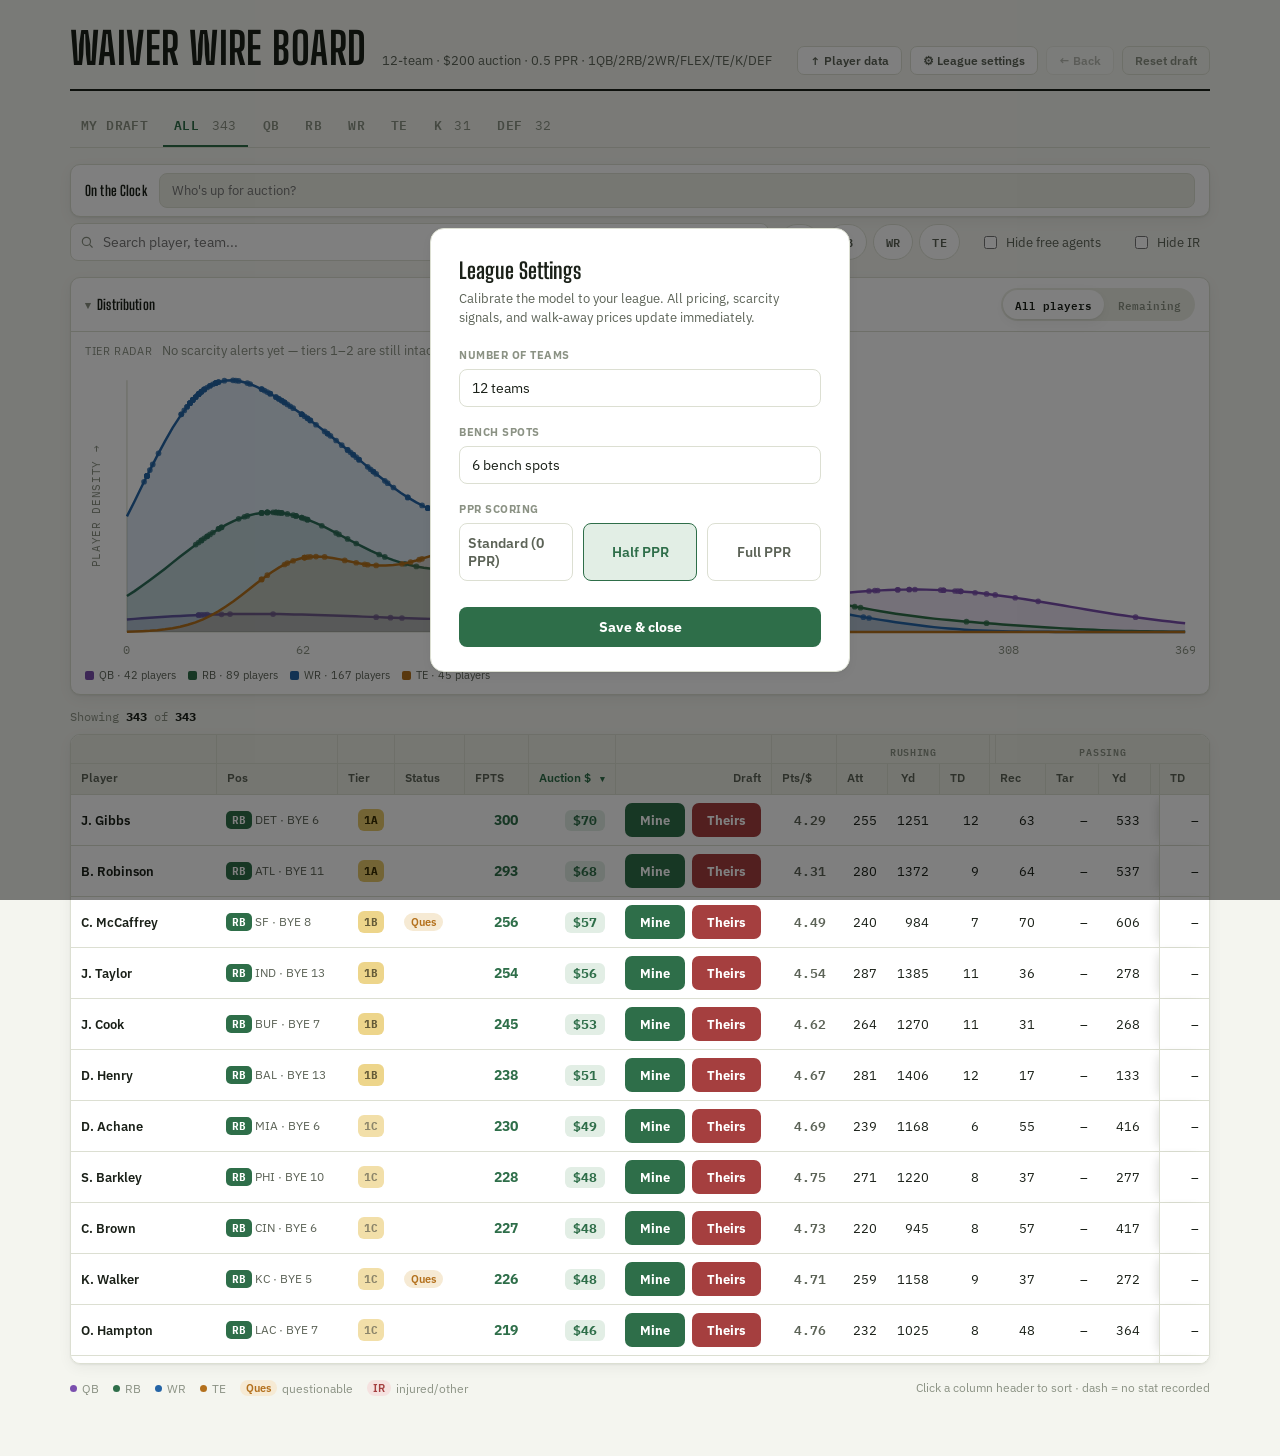
<file: waiver-wire-board/index.html>
<!DOCTYPE html>
<html lang="en">
<head>
<meta charset="UTF-8">
<meta name="viewport" content="width=device-width, initial-scale=1.0">
<title>Waiver Wire Board</title>
<style>
:root{
  --bg:#f4f5ef;
  --surface:#ffffff;
  --surface-2:#eceee4;
  --border:#dcdfd2;
  --text:#1a2018;
  --text-dim:#5c6357;
  --text-faint:#8b9284;
  --accent:#2e6e49;
  --accent-soft:#e2eee5;
  --warn:#b3701c;
  --warn-soft:#f6ead4;
  --crit:#a53f3f;
  --crit-soft:#f5e2e0;
  --qb:#7a4fae;
  --rb:#2e6e49;
  --wr:#2464a6;
  --te:#b3701c;
  --k:#5c6357;
  --def:#8b3a56;
  --shadow: 0 1px 2px rgba(20,26,17,0.06), 0 4px 14px rgba(20,26,17,0.05);
}
@media (prefers-color-scheme: dark){
  :root:not([data-theme="light"]){
    --bg:#10140e;
    --surface:#171c14;
    --surface-2:#1e241a;
    --border:#2c3427;
    --text:#eaeee3;
    --text-dim:#a3ab97;
    --text-faint:#6f7666;
    --accent:#63c68b;
    --accent-soft:#1d3325;
    --warn:#e0a851;
    --warn-soft:#3a2d16;
    --crit:#e08080;
    --crit-soft:#3a1f1d;
    --qb:#b393e8;
    --rb:#63c68b;
    --wr:#6fb0e8;
    --te:#e0a851;
    --k:#a3ab97;
    --def:#e894b3;
    --shadow: 0 1px 2px rgba(0,0,0,0.3), 0 6px 20px rgba(0,0,0,0.35);
  }
}
:root[data-theme="dark"]{
  --bg:#10140e;
  --surface:#171c14;
  --surface-2:#1e241a;
  --border:#2c3427;
  --text:#eaeee3;
  --text-dim:#a3ab97;
  --text-faint:#6f7666;
  --accent:#63c68b;
  --accent-soft:#1d3325;
  --warn:#e0a851;
  --warn-soft:#3a2d16;
  --crit:#e08080;
  --crit-soft:#3a1f1d;
  --qb:#b393e8;
  --rb:#63c68b;
  --wr:#6fb0e8;
  --te:#e0a851;
  --k:#a3ab97;
  --def:#e894b3;
  --shadow: 0 1px 2px rgba(0,0,0,0.3), 0 6px 20px rgba(0,0,0,0.35);
}

*{box-sizing:border-box;}
body{
  margin:0;
  background:var(--bg);
  color:var(--text);
  font-family:"IBM Plex Sans", -apple-system, "Segoe UI", sans-serif;
  -webkit-font-smoothing:antialiased;
}
.wrap{
  max-width:1180px;
  margin:0 auto;
  padding:28px 20px 60px;
}

/* ---------- header ---------- */
.masthead{
  display:flex;
  align-items:baseline;
  justify-content:space-between;
  gap:16px;
  flex-wrap:wrap;
  padding-bottom:14px;
  margin-bottom:14px;
  border-bottom:2px solid var(--text);
}
.masthead h1{
  font-family:"Big Shoulders Display", "Arial Narrow", sans-serif;
  font-weight:700;
  font-size:clamp(30px,5vw,44px);
  letter-spacing:0.01em;
  text-transform:uppercase;
  margin:0;
  line-height:0.95;
  text-wrap:balance;
}
.masthead .sub{
  font-size:13px;
  color:var(--text-dim);
  font-variant-numeric:tabular-nums;
}
.title-group{
  display:flex;
  align-items:baseline;
  gap:16px;
  flex-wrap:wrap;
}
.masthead-actions{
  display:flex;
  align-items:center;
  gap:8px;
}
.draft-back{
  font-family:"IBM Plex Sans",sans-serif;
  font-size:11.5px;
  font-weight:600;
  color:var(--text-dim);
  background:var(--surface);
  border:1px solid var(--border);
  border-radius:7px;
  padding:6px 12px;
  cursor:pointer;
}
.draft-back:hover:not(:disabled){color:var(--text); border-color:var(--text-dim);}
.draft-back:disabled{opacity:0.4; cursor:default;}

/* ---------- section tabs ---------- */
.section-tabs{
  display:flex;
  gap:4px;
  margin-bottom:16px;
  border-bottom:1px solid var(--border);
}
.section-tab{
  font-family:"IBM Plex Mono", monospace;
  font-size:12.5px;
  font-weight:600;
  letter-spacing:0.03em;
  text-transform:uppercase;
  padding:9px 11px;
  background:none;
  border:none;
  border-bottom:2px solid transparent;
  color:var(--text-faint);
  cursor:pointer;
  transition:color .12s ease, border-color .12s ease;
}
.section-tab:hover{ color:var(--text); }
.section-tab[aria-selected="true"]{
  color:var(--accent);
  border-bottom-color:var(--accent);
}
.section-tab .n{
  font-weight:400;
  color:var(--text-faint);
  margin-left:4px;
}

/* ---------- controls ---------- */
.controls{
  display:flex;
  flex-wrap:wrap;
  gap:10px;
  align-items:center;
  margin-bottom:16px;
}
.search{
  position:relative;
  flex:1 1 220px;
  min-width:180px;
}
.search input{
  width:100%;
  padding:9px 12px 9px 32px;
  border-radius:8px;
  border:1px solid var(--border);
  background:var(--surface);
  color:var(--text);
  font-family:inherit;
  font-size:13.5px;
}
.search input:focus{
  outline:2px solid var(--accent);
  outline-offset:-1px;
}
.search svg{
  position:absolute;
  left:10px;
  top:50%;
  transform:translateY(-50%);
  width:14px;
  height:14px;
  stroke:var(--text-faint);
}
.chips{
  display:flex;
  gap:6px;
  flex-wrap:wrap;
}
.chip{
  font-family:"IBM Plex Mono", monospace;
  font-size:11.5px;
  font-weight:600;
  letter-spacing:0.03em;
  padding:7px 12px;
  border-radius:999px;
  border:1px solid var(--border);
  background:var(--surface);
  color:var(--text-dim);
  cursor:pointer;
  transition:background .12s ease, color .12s ease, border-color .12s ease;
}
.chip:hover{ border-color: var(--accent); }
.chip[aria-pressed="true"]{
  background:var(--accent);
  border-color:var(--accent);
  color:#fff;
}
.chip.qb[aria-pressed="true"]{background:var(--qb);border-color:var(--qb);}
.chip.rb[aria-pressed="true"]{background:var(--rb);border-color:var(--rb);}
.chip.wr[aria-pressed="true"]{background:var(--wr);border-color:var(--wr);}
.chip.te[aria-pressed="true"]{background:var(--te);border-color:var(--te);}

.hide-toggle{
  display:flex;
  align-items:center;
  gap:6px;
  font-size:12.5px;
  color:var(--text-dim);
  cursor:pointer;
  user-select:none;
  padding:7px 10px;
  border-radius:8px;
}
.hide-toggle input{accent-color:var(--accent);}

.count{
  font-family:"IBM Plex Mono", monospace;
  font-size:11.5px;
  color:var(--text-faint);
  margin-bottom:10px;
}
.count b{color:var(--text);}

.chart-panel{
  background:var(--surface);
  border:1px solid var(--border);
  border-radius:10px;
  box-shadow:var(--shadow);
  margin-bottom:14px;
  overflow:hidden;
}
.chart-header{
  display:flex;
  align-items:center;
  justify-content:space-between;
  gap:10px;
  padding:10px 14px;
  flex-wrap:wrap;
}
.chart-collapse{
  font-family:"Big Shoulders Display", sans-serif;
  font-weight:700;
  font-size:14px;
  letter-spacing:.01em;
  color:var(--text);
  background:none;
  border:none;
  cursor:pointer;
  display:flex;
  align-items:center;
  gap:6px;
  padding:0;
}
.chart-collapse-arrow{
  display:inline-block;
  font-size:11px;
  color:var(--text-faint);
  transition:transform .15s ease;
}
.chart-collapse[aria-expanded="false"] .chart-collapse-arrow{ transform:rotate(-90deg); }

.chart-mode-toggle{
  display:flex;
  gap:2px;
  background:var(--surface-2);
  border-radius:999px;
  padding:2px;
}
.chart-mode-btn{
  font-family:"IBM Plex Mono", monospace;
  font-size:11px;
  font-weight:600;
  color:var(--text-faint);
  background:none;
  border:none;
  border-radius:999px;
  padding:5px 12px;
  cursor:pointer;
}
.chart-mode-btn.active{
  background:var(--surface);
  color:var(--text);
  box-shadow:var(--shadow);
}

.chart-body{
  padding:0 14px 12px;
}
#distChart{
  width:100%;
  height:auto;
  display:block;
}
.chart-curve-fill{ opacity:0.16; }
.chart-curve-ghost{
  fill:none;
  stroke-width:1.5;
  stroke-dasharray:3 3;
  opacity:0.35;
}
.chart-curve-line{
  fill:none;
  stroke-width:2;
}
.chart-tier-line{
  stroke-width:1;
  stroke-dasharray:2 3;
  opacity:0.5;
}
.chart-tier-label{
  font-family:"IBM Plex Mono", monospace;
  font-size:9px;
  opacity:0.6;
}
.chart-axis-label{
  font-family:"IBM Plex Mono", monospace;
  font-size:10px;
  fill:var(--text-faint);
}
.chart-axis-line{
  stroke:var(--border);
  stroke-width:1;
}
.chart-axis-title{
  font-family:"IBM Plex Mono", monospace;
  font-size:9px;
  letter-spacing:.06em;
  fill:var(--text-faint);
}
.chart-empty-text{
  font-family:"IBM Plex Sans", sans-serif;
  font-size:13px;
  fill:var(--text-faint);
}

.chart-legend{
  display:flex;
  flex-wrap:wrap;
  gap:12px;
  margin-top:4px;
  font-size:11px;
  color:var(--text-dim);
}
.chart-legend-item{
  display:flex;
  align-items:center;
  gap:5px;
}
.chart-legend-swatch{
  width:9px;
  height:9px;
  border-radius:2px;
  display:inline-block;
}

.chart-point{
  pointer-events:none;
  opacity:0.8;
}
#chartHoverDot{
  pointer-events:none;
  fill:var(--surface);
  stroke-width:2.5;
}
.chart-tooltip{
  position:fixed;
  z-index:80;
  background:var(--surface);
  border:1px solid var(--border);
  border-radius:8px;
  box-shadow:var(--shadow);
  padding:9px 11px;
  font-size:12px;
  line-height:1.45;
  color:var(--text);
  pointer-events:none;
  max-width:230px;
}
.chart-tooltip .tt-name{
  font-family:"Big Shoulders Display", sans-serif;
  font-weight:700;
  font-size:15px;
  letter-spacing:.01em;
}
.chart-tooltip .tt-sub{
  color:var(--text-dim);
  font-size:11px;
  margin-bottom:6px;
}
.chart-tooltip .tt-row{
  display:flex;
  justify-content:space-between;
  gap:14px;
  font-family:"IBM Plex Mono", monospace;
  font-size:11px;
  color:var(--text-dim);
}
.chart-tooltip .tt-row b{
  font-family:"IBM Plex Mono", monospace;
  color:var(--text);
  font-weight:600;
}
.chart-tooltip .tt-status{
  color:var(--crit);
  font-weight:600;
}

.banner{
  display:none;
  align-items:flex-start;
  gap:10px;
  background:var(--warn-soft);
  color:var(--warn);
  border:1px solid var(--warn);
  border-radius:8px;
  padding:10px 14px;
  font-size:12.5px;
  line-height:1.5;
  margin-bottom:14px;
}
.banner.show{ display:flex; }
.banner b{ color:inherit; }
.banner.info{
  background:var(--accent-soft);
  color:var(--accent);
  border-color:var(--accent);
}

/* ---------- table ---------- */
.table-shell{
  border:1px solid var(--border);
  border-radius:10px;
  background:var(--surface);
  box-shadow:var(--shadow);
  overflow:auto;
  max-height:70vh;
}
table{
  border-collapse:separate;
  border-spacing:0;
  width:100%;
  font-variant-numeric:tabular-nums;
}
thead th{
  position:sticky;
  top:0;
  background:var(--surface-2);
  z-index:3;
  border-bottom:1px solid var(--border);
}
thead tr.grp th{
  top:0;
  font-family:"IBM Plex Mono",monospace;
  font-size:10px;
  letter-spacing:0.07em;
  text-transform:uppercase;
  color:var(--text-faint);
  font-weight:600;
  padding:7px 10px 3px;
  text-align:center;
  border-left:1px solid var(--border);
}
thead tr.grp th:first-child{border-left:none;}
thead tr.leaf th{
  top:23px;
  font-family:"IBM Plex Sans",sans-serif;
  font-size:11.5px;
  font-weight:600;
  color:var(--text-dim);
  padding:6px 10px 9px;
  text-align:right;
  white-space:nowrap;
  cursor:pointer;
  user-select:none;
  border-left:1px solid var(--border);
}
thead.single-row tr.leaf th{ top:0; }
thead tr.leaf th:first-child{border-left:none;}
thead tr.leaf th.sortable:hover{color:var(--text);background:var(--surface);}
thead tr.leaf th.al{ text-align:left; }
th .arrow{
  display:inline-block;
  width:9px;
  opacity:0;
  font-size:9px;
  margin-left:2px;
}
th.sorted .arrow{opacity:1;}
th.sorted{color:var(--accent) !important;}

tbody td{
  padding:8px 10px;
  border-bottom:1px solid var(--border);
  font-size:13px;
  white-space:nowrap;
  text-align:right;
}
tbody tr:last-child td{border-bottom:none;}
tbody tr:hover td{background:var(--surface-2);}
td.al{text-align:left;}
td.dim{color:var(--text-faint);}
td.na{color:var(--text-faint);}

.player-cell{display:flex;align-items:center;gap:6px;}
.player-name{font-weight:600;}

.pos-badge{
  display:inline-block;
  font-family:"IBM Plex Mono",monospace;
  font-size:10.5px;
  font-weight:700;
  letter-spacing:0.02em;
  padding:2px 6px;
  border-radius:5px;
  color:#fff;
}
.pos-QB{background:var(--qb);}
.pos-RB{background:var(--rb);}
.pos-WR{background:var(--wr);}
.pos-TE{background:var(--te);}
.pos-DEF{background:var(--def);}

.team-bye{color:var(--text-dim);font-size:12px;}

.pill{
  display:inline-block;
  font-size:10.5px;
  font-weight:600;
  padding:2px 7px;
  border-radius:999px;
}
.pill-ques{background:var(--warn-soft);color:var(--warn);}
.pill-crit{background:var(--crit-soft);color:var(--crit);}
.pill-bye{background:var(--surface-2);color:var(--text-faint);}

.game-cell{color:var(--text-dim);font-size:12px;}
.game-cell .opp{color:var(--text);font-weight:600;margin-left:4px;}

.fpts{font-weight:700;color:var(--accent);font-size:13.5px;}
.auction-val{
  display:inline-block;
  font-family:"IBM Plex Mono",monospace;
  font-weight:700;
  font-size:13px;
  color:var(--accent);
  background:var(--accent-soft);
  padding:2px 8px;
  border-radius:6px;
}

.ppd-val{
  display:inline-block;
  font-family:"IBM Plex Mono",monospace;
  font-weight:600;
  font-size:12.5px;
  color:var(--text-dim);
}

.tier-badge{
  display:inline-flex;
  align-items:center;
  justify-content:center;
  min-width:26px;
  height:22px;
  padding:0 5px;
  border-radius:6px;
  font-family:"IBM Plex Mono",monospace;
  font-weight:700;
  font-size:11px;
  letter-spacing:0.01em;
}
.tier-1{ background:#d4af37; color:#3a2e00; }
.tier-2{ background:#b9c2c9; color:#2b3238; }
.tier-3{ background:#c98a4b; color:#3a2408; }
:root:not([data-theme="light"]) .tier-1{ background:#e8c96b; color:#3a2e00; }
:root:not([data-theme="light"]) .tier-2{ background:#c7ced3; color:#2b3238; }
:root:not([data-theme="light"]) .tier-3{ background:#d99f66; color:#3a2408; }
:root[data-theme="dark"] .tier-1{ background:#e8c96b; color:#3a2e00; }
:root[data-theme="dark"] .tier-2{ background:#c7ced3; color:#2b3238; }
:root[data-theme="dark"] .tier-3{ background:#d99f66; color:#3a2408; }
.tier-badge.sub-b{ opacity:0.78; }
.tier-badge.sub-c{ opacity:0.58; }

@keyframes rowFlash{
  0%{ background:var(--accent-soft); }
  100%{ background:transparent; }
}
tr.row-flash td{
  animation: rowFlash 1.8s ease-out;
}

.tier-divider td{
  background:var(--surface-2) !important;
  border-bottom:1px solid var(--border);
  border-top:2px solid var(--border);
  padding:7px 10px;
  font-family:"IBM Plex Mono",monospace;
  font-size:11px;
  font-weight:700;
  letter-spacing:0.04em;
  text-transform:uppercase;
  color:var(--text-dim);
  text-align:left !important;
  white-space:nowrap;
}
.tier-divider .range{
  font-weight:400;
  color:var(--text-faint);
  text-transform:none;
  letter-spacing:0;
  margin-left:8px;
}

.empty-state{
  padding:40px 20px;
  text-align:center;
  color:var(--text-faint);
  font-size:13.5px;
}

footer{
  margin-top:16px;
  font-size:11.5px;
  color:var(--text-faint);
  display:flex;
  justify-content:space-between;
  flex-wrap:wrap;
  gap:8px;
}
footer .legend{display:flex;gap:14px;flex-wrap:wrap;}
footer .legend span{display:inline-flex;align-items:center;gap:5px;}
footer .dot{width:7px;height:7px;border-radius:50%;display:inline-block;}

[hidden]{display:none !important;}

/* ---- Draft column: pinned to the right edge, sized for fast, low-precision
   clicking while the user is watching a live draft board elsewhere. ---- */

thead tr th:last-child{
  position:sticky;
  right:0;
  z-index:5;
  border-left:1px solid var(--border);
}
tbody td:last-child{
  position:sticky;
  right:0;
  background:var(--surface);
  z-index:2;
  box-shadow:-6px 0 10px -6px rgba(20,26,17,0.18);
  border-left:1px solid var(--border);
}

.draft-cell-actions, .draft-cell-locked{
  display:flex;
  align-items:center;
  justify-content:flex-end;
  gap:7px;
  min-height:30px;
}

.draft-btn{
  font-family:"IBM Plex Sans", sans-serif;
  font-size:12.5px;
  font-weight:700;
  padding:8px 14px;
  min-width:60px;
  border-radius:7px;
  border:1.5px solid transparent;
  cursor:pointer;
  color:#fff;
  transition:filter .1s ease, transform .05s ease;
}
.draft-btn:active{ transform:scale(0.96); }
.draft-btn-me{ background:var(--accent); }
.draft-btn-me:hover{ filter:brightness(1.1); }
.draft-btn-opp{ background:var(--crit); }
.draft-btn-opp:hover{ filter:brightness(1.1); }

.draft-badge{
  display:inline-block;
  font-size:11px;
  font-weight:700;
  letter-spacing:.03em;
  padding:5px 9px;
  border-radius:999px;
  white-space:nowrap;
}
.draft-badge.draft-mine{background:var(--accent-soft); color:var(--accent);}
.draft-badge.draft-opp{background:var(--crit-soft); color:var(--crit);}

.draft-price-wrap{
  display:flex;
  align-items:center;
  gap:2px;
  border:1.5px solid var(--border);
  border-radius:7px;
  padding:0 6px 0 8px;
  background:var(--surface);
}
.draft-price-wrap:focus-within{
  border-color:var(--accent);
  box-shadow:0 0 0 3px var(--accent-soft);
}
.draft-price-sign{ font-family:"IBM Plex Mono", monospace; font-size:12.5px; color:var(--text-faint); }
.draft-price-stepper{
  display:flex;
  align-items:center;
  gap:3px;
}
.draft-price-step-btn{
  border:1px solid var(--border);
  background:var(--surface-2);
  color:var(--text);
  cursor:pointer;
  font-size:18px;
  font-weight:700;
  width:32px;
  height:32px;
  border-radius:7px;
  display:flex;
  align-items:center;
  justify-content:center;
  line-height:1;
  flex-shrink:0;
  user-select:none;
}
.draft-price-step-btn:hover{ background:var(--accent-soft); color:var(--accent); border-color:var(--accent); }
.draft-price-input{
  width:44px;
  font-family:"IBM Plex Mono", monospace;
  font-size:13px;
  font-weight:600;
  padding:7px 2px;
  border:none;
  background:transparent;
  color:var(--text);
  /* hide native spin arrows — replaced by custom +/− buttons */
  -moz-appearance:textfield;
}
.draft-price-input:focus{ outline:none; }
.draft-price-input::-webkit-inner-spin-button,
.draft-price-input::-webkit-outer-spin-button{ -webkit-appearance:none; margin:0; }

/* Locked-in price, at rest: plain text, not a control -- a stray click on the
   number itself does nothing. Only the separate pencil button unlocks
   editing, so misjudging a click on a previous pick's row can't quietly
   change its price out from under you mid-draft. */
.draft-price-static{
  font-family:"IBM Plex Mono", monospace;
  font-size:13px;
  font-weight:600;
  color:var(--text);
  padding:7px 2px;
  user-select:none;
}
.draft-price-edit-btn{
  border:none;
  background:none;
  color:var(--text-faint);
  cursor:pointer;
  font-size:13px;
  line-height:1;
  width:24px;
  height:24px;
  border-radius:50%;
  display:flex;
  align-items:center;
  justify-content:center;
  opacity:0.55;
}
.draft-price-edit-btn:hover{ opacity:1; color:var(--accent); background:var(--accent-soft); }

.draft-x{
  border:none;
  background:none;
  color:var(--text-faint);
  cursor:pointer;
  font-size:17px;
  line-height:1;
  width:26px;
  height:26px;
  border-radius:50%;
  display:flex;
  align-items:center;
  justify-content:center;
}
.draft-x:hover{ color:var(--crit); background:var(--crit-soft); }

@keyframes draftLockIn{
  0%{ box-shadow:0 0 0 0 var(--flash-color, var(--accent-soft)); }
  30%{ box-shadow:0 0 0 5px var(--flash-color, var(--accent-soft)); }
  100%{ box-shadow:0 0 0 0 rgba(0,0,0,0); }
}
.draft-cell-locked.just-locked, .draft-cell-actions.just-locked{
  animation:draftLockIn 700ms ease-out;
  border-radius:8px;
}
.draft-cell-locked--opp.just-locked{ --flash-color: var(--crit-soft); }

.draft-panel{
  display:flex;
  flex-direction:column;
  gap:10px;
  margin-bottom:12px;
}
.draft-summary{
  display:flex;
  flex-wrap:wrap;
  gap:14px;
  background:var(--surface);
  border:1px solid var(--border);
  border-radius:10px;
  padding:14px 16px;
  box-shadow:var(--shadow);
}
.draft-summary .stat{display:flex; flex-direction:column; gap:2px; min-width:120px;}
.draft-summary .stat .label{font-size:10.5px; text-transform:uppercase; letter-spacing:.04em; color:var(--text-faint);}
.draft-summary .stat .value{font-family:"IBM Plex Mono",monospace; font-size:18px; font-weight:700; color:var(--text);}
.draft-summary .stat .value.accent{color:var(--accent);}
.draft-summary .stat .value.warn{color:var(--warn);}

.queen-callout{
  display:flex;
  align-items:center;
  gap:14px;
  background:linear-gradient(135deg, var(--accent-soft), var(--surface));
  border:1px solid var(--accent);
  border-radius:10px;
  padding:8px 14px;
  box-shadow:var(--shadow);
}
.queen-callout.empty{
  background:var(--surface);
  border-color:var(--border);
  color:var(--text-faint);
  font-size:13px;
}
.queen-callout .queen-crown-lg{
  font-size:26px;
  line-height:1;
  color:var(--accent);
}
.queen-callout .queen-body{
  display:flex;
  flex-direction:column;
  gap:1px;
  flex:1;
  min-width:160px;
}
.queen-callout .queen-eyebrow{
  font-size:10.5px;
  text-transform:uppercase;
  letter-spacing:.06em;
  color:var(--text-faint);
}
.queen-callout .queen-name{
  font-family:"Big Shoulders Display", sans-serif;
  font-weight:700;
  font-size:19px;
  color:var(--text);
}
.queen-callout .queen-sub{
  font-size:11.5px;
  color:var(--text-dim);
}
.queen-callout .queen-stats{
  display:flex;
  gap:18px;
}
.queen-callout .queen-stats .stat{display:flex; flex-direction:column; gap:2px; min-width:100px;}
.queen-callout .queen-stats .label{font-size:10.5px; text-transform:uppercase; letter-spacing:.04em; color:var(--text-faint);}
.queen-callout .queen-stats .value{font-family:"IBM Plex Mono",monospace; font-size:17px; font-weight:700; color:var(--text);}
.queen-callout .queen-stats .value.accent{color:var(--accent);}
.queen-callout .queen-stats .value.warn{color:var(--warn);}

.queen-crown{
  color:var(--accent);
  margin-right:4px;
  font-size:13px;
}

.queen-callout.knights{
  display:flex;
  flex-direction:column;
  align-items:stretch;
  gap:8px;
  background:linear-gradient(135deg, var(--accent-soft), var(--surface));
  border:1px solid var(--accent);
  border-radius:10px;
  padding:12px 16px;
  box-shadow:var(--shadow);
}
.queen-callout.knights .knights-eyebrow{
  font-size:11.5px;
  color:var(--text-dim);
  margin-bottom:2px;
}
.queen-callout.knights .knight-row{
  display:flex;
  align-items:center;
  gap:12px;
  padding:6px 0;
  border-top:1px solid var(--border);
}
.queen-callout.knights .knight-row:first-of-type{
  border-top:none;
}
.queen-callout.knights .knight-icon{
  font-size:19px;
  line-height:1;
  color:var(--accent);
  width:22px;
  text-align:center;
  flex-shrink:0;
}
.queen-callout.knights .knight-body{
  display:flex;
  flex-direction:column;
  gap:1px;
  flex:1;
  min-width:120px;
}
.queen-callout.knights .knight-name{
  font-family:"Big Shoulders Display", sans-serif;
  font-weight:700;
  font-size:16px;
  color:var(--text);
}
.queen-callout.knights .knight-sub{
  font-size:11px;
  color:var(--text-dim);
}
.queen-callout.knights .knight-price{display:flex; flex-direction:column; gap:2px; min-width:90px;}
.queen-callout.knights .knight-price .label{font-size:10.5px; text-transform:uppercase; letter-spacing:.04em; color:var(--text-faint);}
.queen-callout.knights .knight-price .value{font-family:"IBM Plex Mono",monospace; font-size:15px; font-weight:700;}
.queen-callout.knights .knight-price .value.warn{color:var(--warn);}

.knight-marker{
  color:var(--accent);
  margin-right:4px;
  font-size:12px;
}
/* ---------- King / Bishop callout ---------- */
.queen-callout.king{
  background:linear-gradient(135deg, var(--warn-soft), var(--surface));
  border-color:var(--warn);
}
.queen-callout.king .queen-crown-lg{ color:var(--warn); }
.queen-callout.has-bishop{
  flex-direction:column;
  align-items:stretch;
}
.queen-callout.has-bishop .queen-top{
  display:flex;
  align-items:center;
  gap:14px;
}
.bishop-divider{
  height:1px;
  background:var(--border);
  margin:4px 0;
}
.bishop-row{
  display:flex;
  align-items:center;
  gap:12px;
}
.bishop-icon{
  font-size:22px;
  line-height:1;
  color:var(--warn);
  flex-shrink:0;
}
.bishop-body{
  display:flex;
  flex-direction:column;
  gap:1px;
  flex:1;
  min-width:130px;
}
.bishop-eyebrow{
  font-size:10.5px;
  text-transform:uppercase;
  letter-spacing:.06em;
  color:var(--text-faint);
  display:flex;
  align-items:center;
  gap:6px;
}
.bishop-badge{
  font-size:9px;
  font-weight:700;
  padding:1px 5px;
  border-radius:3px;
  letter-spacing:.04em;
  text-transform:uppercase;
}
.bishop-badge.execute{ background:var(--accent-soft); color:var(--accent); }
.bishop-badge.deal{ background:var(--warn-soft); color:var(--warn); }
.bishop-badge.monitor{ background:var(--surface-2); color:var(--text-faint); }
.bishop-name{
  font-family:"Big Shoulders Display",sans-serif;
  font-weight:700;
  font-size:16px;
  color:var(--text);
}
.bishop-sub{ font-size:11px; color:var(--text-dim); }
.bishop-stats{ display:flex; gap:14px; }
.bishop-stats .stat{ display:flex; flex-direction:column; gap:2px; min-width:80px; }
.bishop-stats .label{ font-size:10.5px; text-transform:uppercase; letter-spacing:.04em; color:var(--text-faint); }
.bishop-stats .value{ font-family:"IBM Plex Mono",monospace; font-size:15px; font-weight:700; color:var(--text); }
.bishop-stats .value.warn{ color:var(--warn); }
.bishop-stats .value.good{ color:var(--accent); }

/* ── Nomination Suggestions (compact row layout) ──────── */
#nominationSuggestions{ margin-bottom:4px; }
.nom-section-label{
  font-size:10px;
  font-weight:700;
  letter-spacing:.08em;
  text-transform:uppercase;
  color:var(--text-faint);
  margin-bottom:4px;
}
.nom-cards{ display:flex; flex-direction:column; gap:3px; }
.nom-card{
  display:grid;
  grid-template:
    "badge info action" auto
    ".     why  why   " auto
    / auto  1fr  auto;
  column-gap:9px;
  row-gap:1px;
  background:var(--surface);
  border:1px solid var(--border);
  border-left:3px solid var(--border);
  border-radius:6px;
  padding:7px 10px 7px 8px;
}
.nom-card.nom-bomb   { border-left-color:var(--warn); }
.nom-card.nom-target { border-left-color:var(--accent); }
.nom-card.nom-fog    { border-left-color:#8a63a8; }
.nom-card.nom-chaff  { border-left-color:var(--text-faint); }
.nom-badge{
  grid-area:badge;
  align-self:center;
  font-size:8.5px;
  font-weight:800;
  letter-spacing:.1em;
  text-transform:uppercase;
  padding:2px 5px;
  border-radius:4px;
  background:var(--surface-2);
  color:var(--text-faint);
  white-space:nowrap;
}
.nom-card.nom-bomb   .nom-badge{ color:var(--warn);   background:var(--warn-soft); }
.nom-card.nom-target .nom-badge{ color:var(--accent); background:var(--accent-soft); }
.nom-card.nom-fog    .nom-badge{ color:#8a63a8;        background:rgba(138,99,168,.12); }
.nom-info{ grid-area:info; display:flex; align-items:baseline; gap:5px; min-width:0; }
.nom-name{ font-size:13.5px; font-weight:700; color:var(--text); white-space:nowrap; }
.nom-sub{ font-size:11px; color:var(--text-dim); white-space:nowrap; }
.nom-action{
  grid-area:action;
  align-self:center;
  font-size:11.5px;
  font-weight:600;
  white-space:nowrap;
  color:var(--text-dim);
}
.nom-card.nom-bomb   .nom-action{ color:var(--warn); }
.nom-card.nom-target .nom-action{ color:var(--accent); }
.nom-card.nom-fog    .nom-action{ color:#8a63a8; }
.nom-why{
  grid-area:why;
  font-size:10.5px;
  color:var(--text-faint);
  line-height:1.3;
  margin:0;
  white-space:nowrap;
  overflow:hidden;
  text-overflow:ellipsis;
}

.tier-radar{
  display:flex;
  flex-direction:column;
  gap:6px;
  background:var(--surface);
  border:1px solid var(--border);
  border-radius:10px;
  padding:10px 16px;
  box-shadow:var(--shadow);
}
.tier-radar.empty{
  flex-direction:row;
  align-items:baseline;
  gap:10px;
  color:var(--text-faint);
  font-size:12.5px;
}
.tier-radar .radar-eyebrow{
  font-size:10.5px;
  text-transform:uppercase;
  letter-spacing:.06em;
  color:var(--text-faint);
}
.tier-radar .radar-empty-msg{
  font-size:12.5px;
  color:var(--text-faint);
}
.tier-radar .radar-row{
  display:flex;
  align-items:flex-start;
  gap:8px;
  padding:4px 0;
  border-top:1px solid var(--border);
  font-size:12.5px;
  line-height:1.4;
  color:var(--text-dim);
}
.tier-radar .radar-row:first-of-type{
  border-top:none;
}
.tier-radar .radar-row b{ color:var(--text); font-weight:700; }
.tier-radar .radar-icon{
  flex-shrink:0;
  font-size:11px;
  line-height:1.5;
  width:14px;
  text-align:center;
}
.tier-radar .radar-row.sev-crit .radar-icon{ color:var(--crit); }
.tier-radar .radar-row.sev-warn .radar-icon{ color:var(--warn); }
.tier-radar .radar-row.sev-info .radar-icon{ color:var(--accent); }

/* Embedded in the Distribution panel (ranking tabs): the chart panel already
   supplies its own card chrome, so this instance sheds its own border/shadow/
   background and instead reads as a section of that panel, divided from the
   chart controls above it by a single top rule. */
.chart-panel .tier-radar-mount.tier-radar,
.chart-panel .tier-radar-mount.tier-radar.empty{
  background:none;
  border:none;
  box-shadow:none;
  border-radius:0;
  border-top:1px solid var(--border);
  padding:10px 14px;
}

.draft-reset{
  margin-left:auto;
  align-self:center;
  font-family:"IBM Plex Sans",sans-serif;
  font-size:11.5px;
  font-weight:600;
  color:var(--text-faint);
  background:none;
  border:1px solid var(--border);
  border-radius:7px;
  padding:6px 12px;
  cursor:pointer;
}
.draft-reset:hover{color:var(--crit); border-color:var(--crit);}
.draft-reset.armed{color:var(--crit); border-color:var(--crit); background:var(--crit-soft); font-weight:700;}

.draft-cols{
  display:grid;
  grid-template-columns:1fr 1fr;
  gap:18px;
}
@media (max-width: 800px){
  .draft-cols{grid-template-columns:1fr;}
}

.draft-block{
  background:var(--surface);
  border:1px solid var(--border);
  border-radius:10px;
  padding:14px 16px;
  box-shadow:var(--shadow);
}
.draft-block h3{
  margin:0 0 10px;
  font-family:"Big Shoulders Display", sans-serif;
  font-weight:700;
  font-size:15px;
  letter-spacing:.01em;
  color:var(--text);
}
.roster-row{
  display:flex;
  align-items:center;
  gap:8px;
  padding:6px 0;
  border-bottom:1px solid var(--border);
  font-size:12.5px;
}
.roster-row:last-child{border-bottom:none;}
.roster-slot{
  width:42px;
  flex-shrink:0;
  font-family:"IBM Plex Mono",monospace;
  font-size:10.5px;
  font-weight:700;
  color:var(--text-faint);
}
.roster-player{flex:1; color:var(--text); font-weight:500;}
.roster-player.empty{color:var(--text-faint); font-style:italic; font-weight:400;}
.roster-fpts{font-family:"IBM Plex Mono",monospace; font-size:12px; color:var(--accent); width:44px; text-align:right;}
.roster-price{font-family:"IBM Plex Mono",monospace; font-size:12px; color:var(--text-dim); width:36px; text-align:right;}
.roster-bench-col{width:32px; flex-shrink:0; text-align:right;}
.bench-flag-btn{font-size:10px; font-weight:700; padding:1px 5px; border-radius:4px; border:1px solid var(--border); background:transparent; color:var(--text-faint); cursor:pointer; line-height:1.6;}
.bench-flag-btn:hover{border-color:var(--warn); color:var(--warn);}
.bench-flag-btn.active{border-color:var(--accent); color:var(--accent); background:color-mix(in srgb, var(--accent) 12%, transparent);}

.roster-row.bench-row{align-items:flex-start;}
.roster-player-col{display:flex; flex-direction:column; gap:1px; flex:1; min-width:0;}
.roster-reason{font-size:10.5px; color:var(--text-faint); line-height:1.3;}
.bench-subhead{
  font-size:10.5px;
  text-transform:uppercase;
  letter-spacing:.05em;
  color:var(--text-faint);
  margin:12px 0 2px;
}
.bench-subhead:first-of-type{margin-top:2px;}

.nominate-panel{
  background:var(--surface);
  border:1px solid var(--border);
  border-radius:10px;
  padding:8px 14px;
  margin-bottom:6px;
  box-shadow:var(--shadow);
  display:flex;
  flex-direction:column;
  gap:6px;
}
.nominate-header{
  display:flex;
  align-items:center;
  gap:12px;
  flex-wrap:wrap;
}
.nominate-label{
  font-family:"Big Shoulders Display", sans-serif;
  font-weight:700;
  font-size:14px;
  letter-spacing:.01em;
  color:var(--text);
  flex-shrink:0;
}
.nominate-search-wrap{
  position:relative;
  flex:1 1 220px;
  min-width:180px;
}
#nominateInput{
  width:100%;
  padding:8px 12px;
  border-radius:8px;
  border:1px solid var(--border);
  background:var(--surface-2);
  color:var(--text);
  font-family:inherit;
  font-size:13px;
  box-sizing:border-box;
}
#nominateInput:focus{
  outline:2px solid var(--accent);
  outline-offset:-1px;
}
.nominate-dropdown{
  position:absolute;
  top:calc(100% + 4px);
  left:0;
  right:0;
  z-index:20;
  background:var(--surface);
  border:1px solid var(--border);
  border-radius:8px;
  box-shadow:var(--shadow);
  max-height:280px;
  overflow-y:auto;
}
.nominate-option{
  display:flex;
  align-items:baseline;
  justify-content:space-between;
  gap:10px;
  padding:8px 12px;
  font-size:12.5px;
  cursor:pointer;
  border-bottom:1px solid var(--border);
}
.nominate-option:last-child{border-bottom:none;}
.nominate-option:hover{background:var(--accent-soft);}
.nominate-option.empty{color:var(--text-faint); cursor:default;}
.nominate-option.empty:hover{background:none;}
.nominate-option-name{color:var(--text); font-weight:500;}
.nominate-option-sub{color:var(--text-faint); font-size:11px; flex-shrink:0;}

.nominate-result{
  border-top:1px solid var(--border);
  padding-top:10px;
}
.nominate-result.taken{color:var(--text-faint);}
.nominate-name-row{
  display:flex;
  align-items:center;
  gap:8px;
  margin-bottom:4px;
}
.nom-clear-btn{ margin-left:auto; flex-shrink:0; }
.nom-confirm-btn{
  border:none;
  background:var(--accent);
  color:#fff;
  cursor:pointer;
  font-size:18px;
  font-weight:700;
  width:36px;
  height:36px;
  border-radius:8px;
  display:flex;
  align-items:center;
  justify-content:center;
  flex-shrink:0;
  line-height:1;
}
.nom-confirm-btn:hover{ opacity:.85; }
.nominate-name{
  font-family:"Big Shoulders Display", sans-serif;
  font-weight:700;
  font-size:16px;
  color:var(--text);
}
.nominate-sub{font-size:11.5px; color:var(--text-dim);}
.nominate-note{font-size:12.5px; color:var(--text-dim); line-height:1.4;}
.nominate-stats{display:flex; gap:18px;}
.nominate-stats .stat{display:flex; flex-direction:column; gap:2px; min-width:100px;}
.nominate-stats .label{font-size:10.5px; text-transform:uppercase; letter-spacing:.04em; color:var(--text-faint);}
.nominate-stats .value{font-family:"IBM Plex Mono",monospace; font-size:17px; font-weight:700; color:var(--text);}
.nominate-stats .value.warn{color:var(--warn);}
.nominate-actions{display:flex; gap:8px; margin-top:14px;}

/* ── Recent Picks ─────────────────────────────────────── */
#recentPicks{
  border-top:1px solid var(--border);
  padding-top:10px;
  margin-top:6px;
}
.recent-picks-label{
  font-size:10px;
  font-weight:700;
  letter-spacing:.08em;
  text-transform:uppercase;
  color:var(--text-faint);
  margin-bottom:6px;
}
.recent-pick-row{
  display:flex;
  align-items:center;
  gap:8px;
  padding:5px 0;
  border-top:1px solid var(--border);
}
.recent-pick-row:first-of-type{ border-top:none; }
.recent-pick-info{
  flex:1;
  min-width:0;
  display:flex;
  flex-direction:column;
  gap:1px;
}
.recent-pick-name{
  font-size:13px;
  font-weight:600;
  color:var(--text);
  white-space:nowrap;
  overflow:hidden;
  text-overflow:ellipsis;
}
.recent-pick-sub{ font-size:11px; color:var(--text-dim); }

/* ---------- League Settings modal ---------- */
.settings-btn{
  font-family:"IBM Plex Sans",sans-serif;
  font-size:11.5px;
  font-weight:600;
  color:var(--text-dim);
  background:var(--surface);
  border:1px solid var(--border);
  border-radius:7px;
  padding:6px 12px;
  cursor:pointer;
  transition:border-color .1s, color .1s;
}
.settings-btn:hover{ border-color:var(--accent); color:var(--accent); }
.settings-overlay{
  display:none;
  position:fixed;
  inset:0;
  background:rgba(0,0,0,0.5);
  z-index:200;
  align-items:center;
  justify-content:center;
}
.settings-overlay.open{ display:flex; }
.settings-modal{
  background:var(--surface);
  border:1.5px solid var(--border);
  border-radius:14px;
  padding:28px 28px 24px;
  width:min(420px, calc(100vw - 32px));
  box-shadow:var(--shadow);
}
.settings-modal h2{
  font-family:"Big Shoulders Display","Arial Narrow",sans-serif;
  font-size:22px;
  font-weight:700;
  margin:0 0 5px;
  color:var(--text);
}
.settings-modal .settings-desc{
  font-size:12.5px;
  color:var(--text-dim);
  margin:0 0 22px;
  line-height:1.5;
}
.settings-field{ margin-bottom:18px; }
.settings-field > label{
  display:block;
  font-size:10.5px;
  font-weight:700;
  text-transform:uppercase;
  letter-spacing:.05em;
  color:var(--text-faint);
  margin-bottom:7px;
}
.settings-select{
  width:100%;
  font-family:"IBM Plex Sans",sans-serif;
  font-size:14px;
  padding:9px 12px;
  border:1.5px solid var(--border);
  border-radius:8px;
  background:var(--surface);
  color:var(--text);
  appearance:none;
  -webkit-appearance:none;
  cursor:pointer;
}
.settings-select:focus{ outline:none; border-color:var(--accent); box-shadow:0 0 0 3px var(--accent-soft); }
.ppr-options{ display:flex; gap:10px; }
.ppr-option{
  flex:1;
  display:flex;
  align-items:center;
  justify-content:center;
  padding:10px 8px;
  border:1.5px solid var(--border);
  border-radius:8px;
  cursor:pointer;
  font-size:14px;
  font-weight:600;
  color:var(--text-dim);
  transition:border-color .1s, color .1s, background .1s;
  user-select:none;
}
.ppr-option input[type="radio"]{ display:none; }
.ppr-option.checked{ border-color:var(--accent); color:var(--accent); background:var(--accent-soft); }
.settings-save{
  width:100%;
  margin-top:8px;
  font-family:"IBM Plex Sans",sans-serif;
  font-size:14px;
  font-weight:700;
  padding:11px;
  border-radius:8px;
  border:none;
  background:var(--accent);
  color:#fff;
  cursor:pointer;
  transition:filter .1s;
}
.settings-save:hover{ filter:brightness(1.1); }

/* ---------- Upload Data modal ---------- */
.upload-zone{
  border:2px dashed var(--border);
  border-radius:10px;
  padding:24px 16px;
  text-align:center;
  cursor:pointer;
  transition:border-color .15s, background .15s;
  background:var(--surface-2);
}
.upload-zone:hover, .upload-zone.drag-over{
  border-color:var(--accent);
  background:var(--accent-soft);
}
.upload-zone input[type="file"]{ display:none; }
.upload-zone-label{
  font-size:13.5px;
  color:var(--text-dim);
  line-height:1.5;
}
.upload-zone-label b{ color:var(--text); }
.upload-preview{
  margin-top:14px;
  font-size:12.5px;
  color:var(--text-dim);
  background:var(--surface-2);
  border:1px solid var(--border);
  border-radius:8px;
  padding:12px 14px;
  line-height:1.7;
}
.upload-preview.error{ color:var(--crit); border-color:var(--crit); background:var(--crit-soft); }
.upload-preview.ok{ color:var(--accent); border-color:var(--accent); background:var(--accent-soft); }
.upload-source{
  font-size:12px;
  color:var(--text-faint);
  margin-bottom:16px;
  line-height:1.5;
}
.upload-source b{ color:var(--text-dim); }
.settings-divider{
  border:none;
  border-top:1px solid var(--border);
  margin:20px 0;
}
.settings-danger{
  width:100%;
  font-family:"IBM Plex Sans",sans-serif;
  font-size:13px;
  font-weight:600;
  padding:9px;
  border-radius:8px;
  border:1.5px solid var(--crit);
  background:none;
  color:var(--crit);
  cursor:pointer;
  transition:background .1s, color .1s;
}
.settings-danger:hover{ background:var(--crit-soft); }
.settings-import{
  width:100%;
  margin-top:10px;
  font-family:"IBM Plex Sans",sans-serif;
  font-size:14px;
  font-weight:700;
  padding:11px;
  border-radius:8px;
  border:none;
  background:var(--accent);
  color:#fff;
  cursor:pointer;
  transition:filter .1s, opacity .1s;
}
.settings-import:hover:not(:disabled){ filter:brightness(1.1); }
.settings-import:disabled{ opacity:0.4; cursor:default; }

@media (max-width: 640px){
  .masthead{flex-direction:column;align-items:flex-start;}
}
</style>

<link rel="stylesheet" href="https://fonts.googleapis.com/css2?family=Big+Shoulders+Display:wght@600;700&family=IBM+Plex+Sans:wght@400;500;600;700&family=IBM+Plex+Mono:wght@400;500;600&display=swap">

</head>
<body>
<div class="wrap">
  <div class="masthead">
    <div class="title-group">
      <h1>Waiver Wire Board</h1>
      <div class="sub" id="weekLabel"></div>
    </div>
    <div class="masthead-actions">
      <button class="settings-btn" id="uploadDataBtn">&#8593; Player data</button>
      <button class="settings-btn" id="settingsBtn">&#9881; League settings</button>
      <button class="draft-back" id="draftBackBtn" title="Undo the last pick and jump to it" disabled>&larr; Back</button>
      <button class="draft-reset" id="mastReset">Reset draft</button>
    </div>
  </div>

  <div class="section-tabs" role="tablist">
    <button class="section-tab" data-section="draft"   role="tab" aria-selected="false">My Draft</button>
    <button class="section-tab" data-section="offense" role="tab" aria-selected="true">All <span class="n">343</span></button>
    <button class="section-tab" data-section="QB"      role="tab" aria-selected="false">QB</button>
    <button class="section-tab" data-section="RB"      role="tab" aria-selected="false">RB</button>
    <button class="section-tab" data-section="WR"      role="tab" aria-selected="false">WR</button>
    <button class="section-tab" data-section="TE"      role="tab" aria-selected="false">TE</button>
    <button class="section-tab" data-section="kickers" role="tab" aria-selected="false">K <span class="n">31</span></button>
    <button class="section-tab" data-section="defense" role="tab" aria-selected="false">DEF <span class="n">32</span></button>
  </div>

  <div class="nominate-panel" id="nominatePanel">
    <div class="nominate-header">
      <span class="nominate-label">On the Clock</span>
      <div class="nominate-search-wrap">
        <input type="text" id="nominateInput" placeholder="Who's up for auction?" autocomplete="off">
        <div class="nominate-dropdown" id="nominateDropdown" hidden></div>
      </div>
    </div>
    <div class="nominate-result" id="nominateResult" hidden></div>
    <div id="recentPicks" style="display:none"></div>
  </div>

  <div class="controls" id="controlsBar">
    <div class="search">
      <svg viewBox="0 0 24 24" fill="none" stroke-width="2" stroke-linecap="round"><circle cx="11" cy="11" r="7"/><line x1="21" y1="21" x2="16.65" y2="16.65"/></svg>
      <input type="text" id="searchBox" placeholder="Search player, team..." autocomplete="off">
    </div>
    <div class="chips" id="posChips"></div>
    <label class="hide-toggle" id="hideFAWrap">
      <input type="checkbox" id="hideFA"> Hide free agents
    </label>
    <label class="hide-toggle" id="hideOutWrap">
      <input type="checkbox" id="hideOut"> Hide IR
    </label>
  </div>

  <div class="chart-panel" id="chartPanel">
    <div class="chart-header">
      <button class="chart-collapse" id="chartCollapseBtn" aria-expanded="true">
        <span class="chart-collapse-arrow">&#9662;</span> Distribution
      </button>
      <div class="chart-mode-toggle" id="chartModeToggle">
        <button class="chart-mode-btn active" data-mode="all">All players</button>
        <button class="chart-mode-btn" data-mode="remaining">Remaining</button>
      </div>
    </div>
    <div class="tier-radar-mount" id="tierRadarChart"></div>
    <div class="chart-body" id="chartBody">
      <svg id="distChart" viewBox="0 0 900 240" preserveAspectRatio="none"></svg>
      <div class="chart-legend" id="chartLegend"></div>
    </div>
  </div>
  <div class="chart-tooltip" id="chartTooltip" hidden></div>

  <div class="count" id="countLabel"></div>

  <div class="table-shell" id="tableShell">
    <table id="dataTable"></table>
  </div>

  <div class="draft-panel" id="draftPanel" hidden>
    <div class="queen-callout" id="queenCallout"></div>
    <div id="nominationSuggestions" style="display:none"></div>
    <div class="tier-radar-mount" id="tierRadarDraft"></div>
    <div class="draft-summary" id="draftSummary"></div>
    <div class="draft-cols">
      <div class="draft-block">
        <h3>My Roster</h3>
        <div id="myRosterList"></div>
      </div>
      <div class="draft-block">
        <h3>Recommended Remaining Picks</h3>
        <div id="recommendedList"></div>
      </div>
    </div>
    <div class="draft-block" id="benchPanel"></div>
  </div>

  <footer>
    <div class="legend" id="legendBox">
      <span><span class="dot" style="background:var(--qb)"></span>QB</span>
      <span><span class="dot" style="background:var(--rb)"></span>RB</span>
      <span><span class="dot" style="background:var(--wr)"></span>WR</span>
      <span><span class="dot" style="background:var(--te)"></span>TE</span>
      <span><span class="pill pill-ques" style="padding:1px 6px;">Ques</span> questionable</span>
      <span><span class="pill pill-crit" style="padding:1px 6px;">IR</span> injured/other</span>
    </div>
    <div>Click a column header to sort &middot; dash = no stat recorded</div>
  </footer>
</div>

<div class="settings-overlay" id="uploadOverlay">
  <div class="settings-modal">
    <h2>Player Data</h2>
    <div class="upload-source" id="uploadSourceLabel"></div>
    <div class="upload-zone" id="uploadZone">
      <input type="file" id="uploadFileInput" accept=".csv,.tsv,.txt">
      <label class="upload-zone-label" for="uploadFileInput">
        <b>Click to choose a CSV file</b> or drag and drop here.<br>
        Required columns: <b>Name, Pos, Team, Bye, FPTS, AuctionValue</b><br>
        Add a <b>Rec</b> column for PPR adjustments to work.
      </label>
    </div>
    <div class="upload-preview" id="uploadPreview" hidden></div>
    <button class="settings-import" id="uploadImportBtn" disabled>Select a file to import</button>
    <div style="text-align:center; margin-top:10px;"><a id="downloadTemplateBtn" href="#" style="font-size:12px; color:var(--text-faint); text-decoration:underline;">Download template CSV</a></div>
    <hr class="settings-divider">
    <button class="settings-danger" id="uploadResetBtn">Reset to built-in player data</button>
  </div>
</div>

<div class="settings-overlay" id="settingsOverlay">
  <div class="settings-modal">
    <h2>League Settings</h2>
    <p class="settings-desc">Calibrate the model to your league. All pricing, scarcity signals, and walk-away prices update immediately.</p>
    <div class="settings-field">
      <label for="settingTeams">Number of teams</label>
      <select class="settings-select" id="settingTeams">
        <option value="8">8 teams</option>
        <option value="10">10 teams</option>
        <option value="12">12 teams</option>
        <option value="14">14 teams</option>
      </select>
    </div>
    <div class="settings-field">
      <label for="settingBench">Bench spots</label>
      <select class="settings-select" id="settingBench">
        <option value="4">4 bench spots</option>
        <option value="5">5 bench spots</option>
        <option value="6">6 bench spots</option>
        <option value="7">7 bench spots</option>
        <option value="8">8 bench spots</option>
      </select>
    </div>
    <div class="settings-field">
      <label>PPR scoring</label>
      <div class="ppr-options" id="pprOptions">
        <label class="ppr-option" data-val="0"><input type="radio" name="pprSetting" value="0"> Standard (0 PPR)</label>
        <label class="ppr-option" data-val="0.5"><input type="radio" name="pprSetting" value="0.5"> Half PPR</label>
        <label class="ppr-option" data-val="1"><input type="radio" name="pprSetting" value="1"> Full PPR</label>
      </div>
    </div>
    <button class="settings-save" id="settingsSave">Save &amp; close</button>
  </div>
</div>

<script>
const OFFENSE = [{player:"J. Allen",flag:true,pos:"QB",team:"BUF",bye:"7",status:"",game:"Sun 10:00 AM",opp:"@ HOU",fpts:352,auctionValue:24,ptsPerDollar:14.67,adp:20.7,tier:1,subtier:1,tierLabel:"1A",rAtt:110,rYd:535,rTd:11,rec:null,tar:null,recYd:null,recTd:null,pCmp:313,pAtt:474,pYd:3650,pTd:27},{player:"L. Jackson",flag:true,pos:"QB",team:"BAL",bye:"13",status:"",game:"Sun 10:00 AM",opp:"@ IND",fpts:318,auctionValue:14,ptsPerDollar:22.71,adp:35.2,tier:1,subtier:2,tierLabel:"1B",rAtt:119,rYd:668,rTd:5,rec:null,tar:null,recYd:null,recTd:null,pCmp:270,pAtt:415,pYd:3380,pTd:27},{player:"D. Maye",flag:false,pos:"QB",team:"NE",bye:"11",status:"",game:"Wed 5:20 PM",opp:"@ SEA",fpts:310,auctionValue:12,ptsPerDollar:25.83,adp:51.2,tier:1,subtier:2,tierLabel:"1B",rAtt:85,rYd:416,rTd:4,rec:null,tar:null,recYd:null,recTd:null,pCmp:344,pAtt:505,pYd:3854,pTd:29},{player:"J. Hurts",flag:true,pos:"QB",team:"PHI",bye:"10",status:"",game:"Sun 1:25 PM",opp:"vs WAS",fpts:303,auctionValue:10,ptsPerDollar:30.3,adp:61,tier:1,subtier:2,tierLabel:"1B",rAtt:120,rYd:515,rTd:9,rec:null,tar:null,recYd:null,recTd:null,pCmp:300,pAtt:462,pYd:3326,pTd:21},{player:"J. Daniels",flag:true,pos:"QB",team:"WAS",bye:"7",status:"",game:"Sun 1:25 PM",opp:"@ PHI",fpts:300,auctionValue:9,ptsPerDollar:33.33,adp:69.4,tier:1,subtier:2,tierLabel:"1B",rAtt:126,rYd:686,rTd:6,rec:null,tar:null,recYd:null,recTd:null,pCmp:318,pAtt:479,pYd:3328,pTd:21},{player:"J. Burrow",flag:false,pos:"QB",team:"CIN",bye:"6",status:"",game:"Sun 10:00 AM",opp:"vs TB",fpts:296,auctionValue:7,ptsPerDollar:42.29,adp:53.4,tier:1,subtier:2,tierLabel:"1B",rAtt:46,rYd:138,rTd:2,rec:null,tar:null,recYd:null,recTd:null,pCmp:377,pAtt:549,pYd:4008,pTd:33},{player:"T. Lawrence",flag:false,pos:"QB",team:"JAX",bye:"7",status:"",game:"Sun 10:00 AM",opp:"vs CLE",fpts:291,auctionValue:6,ptsPerDollar:48.5,adp:97.6,tier:1,subtier:2,tierLabel:"1B",rAtt:79,rYd:339,rTd:5,rec:null,tar:null,recYd:null,recTd:null,pCmp:329,pAtt:522,pYd:3788,pTd:26},{player:"D. Prescott",flag:false,pos:"QB",team:"DAL",bye:"14",status:"",game:"Sun 5:20 PM",opp:"@ NYG",fpts:291,auctionValue:6,ptsPerDollar:48.5,adp:84,tier:1,subtier:2,tierLabel:"1B",rAtt:44,rYd:152,rTd:1,rec:null,tar:null,recYd:null,recTd:null,pCmp:389,pAtt:580,pYd:4292,pTd:31},{player:"B. Purdy",flag:true,pos:"QB",team:"SF",bye:"8",status:"",game:"Thu 5:35 PM",opp:"@ LAR",fpts:290,auctionValue:6,ptsPerDollar:48.33,adp:124.4,tier:1,subtier:2,tierLabel:"1B",rAtt:64,rYd:242,rTd:3,rec:null,tar:null,recYd:null,recTd:null,pCmp:333,pAtt:494,pYd:3900,pTd:30},{player:"C. Williams",flag:false,pos:"QB",team:"CHI",bye:"10",status:"",game:"Sun 10:00 AM",opp:"@ CAR",fpts:289,auctionValue:5,ptsPerDollar:57.8,adp:74.9,tier:1,subtier:2,tierLabel:"1B",rAtt:75,rYd:373,rTd:3,rec:null,tar:null,recYd:null,recTd:null,pCmp:316,pAtt:514,pYd:3651,pTd:28},{player:"J. Herbert",flag:true,pos:"QB",team:"LAC",bye:"7",status:"",game:"Sun 1:25 PM",opp:"vs ARI",fpts:285,auctionValue:4,ptsPerDollar:71.25,adp:80.8,tier:1,subtier:2,tierLabel:"1B",rAtt:70,rYd:338,rTd:3,rec:null,tar:null,recYd:null,recTd:null,pCmp:355,pAtt:533,pYd:3842,pTd:26},{player:"J. Dart",flag:false,pos:"QB",team:"NYG",bye:"8",status:"",game:"Sun 5:20 PM",opp:"vs DAL",fpts:285,auctionValue:4,ptsPerDollar:71.25,adp:105.2,tier:1,subtier:2,tierLabel:"1B",rAtt:106,rYd:539,rTd:6,rec:null,tar:null,recYd:null,recTd:null,pCmp:322,pAtt:495,pYd:3366,pTd:22},{player:"B. Nix",flag:false,pos:"QB",team:"DEN",bye:"10",status:"",game:"Mon 5:15 PM",opp:"@ KC",fpts:284,auctionValue:4,ptsPerDollar:71.0,adp:116.6,tier:1,subtier:2,tierLabel:"1B",rAtt:76,rYd:330,rTd:4,rec:null,tar:null,recYd:null,recTd:null,pCmp:366,pAtt:555,pYd:3768,pTd:26},{player:"P. Mahomes",flag:false,pos:"QB",team:"KC",bye:"5",status:"Ques",game:"Mon 5:15 PM",opp:"vs DEN",fpts:275,auctionValue:1,ptsPerDollar:275.0,adp:114.7,tier:1,subtier:3,tierLabel:"1C",rAtt:47,rYd:202,rTd:1,rec:null,tar:null,recYd:null,recTd:null,pCmp:370,pAtt:555,pYd:3962,pTd:29},{player:"J. Goff",flag:true,pos:"QB",team:"DET",bye:"6",status:"",game:"Sun 10:00 AM",opp:"vs NO",fpts:273,auctionValue:1,ptsPerDollar:273.0,adp:142.4,tier:1,subtier:3,tierLabel:"1C",rAtt:29,rYd:53,rTd:1,rec:null,tar:null,recYd:null,recTd:null,pCmp:362,pAtt:533,pYd:4104,pTd:30},{player:"K. Murray",flag:false,pos:"QB",team:"MIN",bye:"6",status:"",game:"Sun 1:25 PM",opp:"vs GB",fpts:273,auctionValue:1,ptsPerDollar:273.0,adp:150.1,tier:1,subtier:3,tierLabel:"1C",rAtt:88,rYd:503,rTd:3,rec:null,tar:null,recYd:null,recTd:null,pCmp:333,pAtt:498,pYd:3519,pTd:22},{player:"M. Stafford",flag:false,pos:"QB",team:"LAR",bye:"11",status:"",game:"Thu 5:35 PM",opp:"vs SF",fpts:269,auctionValue:1,ptsPerDollar:269.0,adp:106,tier:1,subtier:3,tierLabel:"1C",rAtt:27,rYd:19,rTd:null,rec:null,tar:null,recYd:null,recTd:null,pCmp:343,pAtt:528,pYd:4033,pTd:32},{player:"J. Love",flag:true,pos:"QB",team:"GB",bye:"11",status:"",game:"Sun 1:25 PM",opp:"@ MIN",fpts:269,auctionValue:1,ptsPerDollar:269.0,adp:163.2,tier:1,subtier:3,tierLabel:"1C",rAtt:51,rYd:202,rTd:2,rec:null,tar:null,recYd:null,recTd:null,pCmp:328,pAtt:501,pYd:3808,pTd:27},{player:"B. Mayfield",flag:false,pos:"QB",team:"TB",bye:"10",status:"",game:"Sun 10:00 AM",opp:"@ CIN",fpts:262,auctionValue:1,ptsPerDollar:262.0,adp:152.9,tier:1,subtier:3,tierLabel:"1C",rAtt:63,rYd:306,rTd:2,rec:null,tar:null,recYd:null,recTd:null,pCmp:343,pAtt:526,pYd:3682,pTd:26},{player:"M. Willis",flag:false,pos:"QB",team:"MIA",bye:"6",status:"",game:"Sun 1:25 PM",opp:"@ LV",fpts:261,auctionValue:1,ptsPerDollar:261.0,adp:193.5,tier:1,subtier:3,tierLabel:"1C",rAtt:125,rYd:712,rTd:5,rec:null,tar:null,recYd:null,recTd:null,pCmp:271,pAtt:419,pYd:2848,pTd:17},{player:"T. Shough",flag:false,pos:"QB",team:"NO",bye:"8",status:"",game:"Sun 10:00 AM",opp:"@ DET",fpts:259,auctionValue:1,ptsPerDollar:259.0,adp:188.7,tier:1,subtier:3,tierLabel:"1C",rAtt:84,rYd:343,rTd:3,rec:null,tar:null,recYd:null,recTd:null,pCmp:354,pAtt:539,pYd:3666,pTd:22},{player:"S. Darnold",flag:false,pos:"QB",team:"SEA",bye:"11",status:"",game:"Wed 5:20 PM",opp:"vs NE",fpts:251,auctionValue:1,ptsPerDollar:251.0,adp:182.8,tier:1,subtier:3,tierLabel:"1C",rAtt:44,rYd:157,rTd:2,rec:null,tar:null,recYd:null,recTd:null,pCmp:317,pAtt:478,pYd:3676,pTd:26},{player:"C. Stroud",flag:false,pos:"QB",team:"HOU",bye:"8",status:"",game:"Sun 10:00 AM",opp:"vs BUF",fpts:236,auctionValue:1,ptsPerDollar:236.0,adp:209.3,tier:2,subtier:1,tierLabel:"2A",rAtt:53,rYd:201,rTd:2,rec:null,tar:null,recYd:null,recTd:null,pCmp:317,pAtt:505,pYd:3593,pTd:22},{player:"B. Young",flag:false,pos:"QB",team:"CAR",bye:"5",status:"",game:"Sun 10:00 AM",opp:"vs CHI",fpts:225,auctionValue:1,ptsPerDollar:225.0,adp:234.6,tier:2,subtier:1,tierLabel:"2A",rAtt:51,rYd:245,rTd:3,rec:null,tar:null,recYd:null,recTd:null,pCmp:311,pAtt:493,pYd:3202,pTd:20},{player:"C. Ward",flag:false,pos:"QB",team:"TEN",bye:"9",status:"",game:"Sun 10:00 AM",opp:"vs NYJ",fpts:215,auctionValue:1,ptsPerDollar:215.0,adp:232.2,tier:2,subtier:2,tierLabel:"2B",rAtt:46,rYd:182,rTd:2,rec:null,tar:null,recYd:null,recTd:null,pCmp:341,pAtt:541,pYd:3516,pTd:19},{player:"D. Jones",flag:false,pos:"QB",team:"IND",bye:"13",status:"",game:"Sun 10:00 AM",opp:"vs BAL",fpts:213,auctionValue:1,ptsPerDollar:213.0,adp:211.5,tier:2,subtier:2,tierLabel:"2B",rAtt:47,rYd:191,rTd:2,rec:null,tar:null,recYd:null,recTd:null,pCmp:312,pAtt:469,pYd:3286,pTd:19},{player:"G. Smith",flag:false,pos:"QB",team:"NYJ",bye:"13",status:"",game:"Sun 10:00 AM",opp:"@ TEN",fpts:208,auctionValue:1,ptsPerDollar:208.0,adp:257,tier:2,subtier:2,tierLabel:"2B",rAtt:45,rYd:156,rTd:1,rec:null,tar:null,recYd:null,recTd:null,pCmp:325,pAtt:489,pYd:3372,pTd:22},{player:"F. Mendoza",flag:false,pos:"QB",team:"LV",bye:"13",status:"",game:"Sun 1:25 PM",opp:"vs MIA",fpts:201,auctionValue:1,ptsPerDollar:201.0,adp:187.4,tier:2,subtier:2,tierLabel:"2B",rAtt:53,rYd:234,rTd:2,rec:null,tar:null,recYd:null,recTd:null,pCmp:277,pAtt:434,pYd:2894,pTd:19},{player:"A. Rodgers",flag:false,pos:"QB",team:"PIT",bye:"9",status:"",game:"Sun 10:00 AM",opp:"vs ATL",fpts:170,auctionValue:1,ptsPerDollar:170.0,adp:235.5,tier:2,subtier:3,tierLabel:"2C",rAtt:21,rYd:60,rTd:null,rec:null,tar:null,recYd:null,recTd:null,pCmp:261,pAtt:403,pYd:2700,pTd:18},{player:"J. Brissett",flag:false,pos:"QB",team:"ARI",bye:"14",status:"",game:"Sun 1:25 PM",opp:"@ LAC",fpts:153,auctionValue:1,ptsPerDollar:153.0,adp:251.2,tier:2,subtier:3,tierLabel:"2C",rAtt:35,rYd:110,rTd:1,rec:null,tar:null,recYd:null,recTd:null,pCmp:225,pAtt:355,pYd:2400,pTd:15},{player:"M. Penix",flag:false,pos:"QB",team:"ATL",bye:"11",status:"Ques",game:"Sun 10:00 AM",opp:"@ PIT",fpts:135,auctionValue:1,ptsPerDollar:135.0,adp:694.7,tier:3,subtier:1,tierLabel:"3A",rAtt:28,rYd:94,rTd:1,rec:null,tar:null,recYd:null,recTd:null,pCmp:192,pAtt:309,pYd:2194,pTd:13},{player:"D. Watson",flag:false,pos:"QB",team:"CLE",bye:"11",status:"",game:"Sun 10:00 AM",opp:"@ JAX",fpts:96,auctionValue:1,ptsPerDollar:96.0,adp:655.5,tier:3,subtier:2,tierLabel:"3B",rAtt:30,rYd:131,rTd:2,rec:null,tar:null,recYd:null,recTd:null,pCmp:137,pAtt:215,pYd:1374,pTd:8},{player:"S. Sanders",flag:false,pos:"QB",team:"CLE",bye:"11",status:"",game:"Sun 10:00 AM",opp:"@ JAX",fpts:92,auctionValue:1,ptsPerDollar:92.0,adp:682.2,tier:3,subtier:2,tierLabel:"3B",rAtt:26,rYd:88,rTd:2,rec:null,tar:null,recYd:null,recTd:null,pCmp:142,pAtt:226,pYd:1433,pTd:7},{player:"T. Tagovailoa",flag:false,pos:"QB",team:"ATL",bye:"11",status:"",game:"Sun 10:00 AM",opp:"@ PIT",fpts:87,auctionValue:1,ptsPerDollar:87.0,adp:258.4,tier:3,subtier:2,tierLabel:"3B",rAtt:14,rYd:30,rTd:null,rec:null,tar:null,recYd:null,recTd:null,pCmp:146,pAtt:216,pYd:1499,pTd:9},{player:"C. Beck",flag:false,pos:"QB",team:"ARI",bye:"14",status:"",game:"Sun 1:25 PM",opp:"@ LAC",fpts:51,auctionValue:1,ptsPerDollar:51.0,adp:692.7,tier:3,subtier:3,tierLabel:"3C",rAtt:12,rYd:38,rTd:1,rec:null,tar:null,recYd:null,recTd:null,pCmp:77,pAtt:124,pYd:778,pTd:5},{player:"K. Cousins",flag:false,pos:"QB",team:"LV",bye:"13",status:"",game:"Sun 1:25 PM",opp:"vs MIA",fpts:36,auctionValue:1,ptsPerDollar:36.0,adp:685.6,tier:3,subtier:3,tierLabel:"3C",rAtt:5,rYd:6,rTd:null,rec:null,tar:null,recYd:null,recTd:null,pCmp:63,pAtt:98,pYd:639,pTd:5},{player:"J. Fields",flag:false,pos:"QB",team:"KC",bye:"5",status:"",game:"Mon 5:15 PM",opp:"vs DEN",fpts:33,auctionValue:1,ptsPerDollar:33.0,adp:683.5,tier:null,subtier:null,tierLabel:null,rAtt:18,rYd:102,rTd:1,rec:null,tar:null,recYd:null,recTd:null,pCmp:34,pAtt:55,pYd:363,pTd:2},{player:"T. Green",flag:false,pos:"QB",team:"CLE",bye:"11",status:"",game:"Sun 10:00 AM",opp:"@ JAX",fpts:28,auctionValue:1,ptsPerDollar:28.0,adp:641,tier:null,subtier:null,tierLabel:null,rAtt:15,rYd:69,rTd:1,rec:null,tar:null,recYd:null,recTd:null,pCmp:32,pAtt:53,pYd:335,pTd:2},{player:"J. Flacco",flag:false,pos:"QB",team:"CIN",bye:"6",status:"",game:"Sun 10:00 AM",opp:"vs TB",fpts:27,auctionValue:1,ptsPerDollar:27.0,adp:698.8,tier:null,subtier:null,tierLabel:null,rAtt:4,rYd:8,rTd:null,rec:null,tar:null,recYd:null,recTd:null,pCmp:44,pAtt:69,pYd:448,pTd:3},{player:"G. Minshew",flag:false,pos:"QB",team:"ARI",bye:"14",status:"",game:"Sun 1:25 PM",opp:"@ LAC",fpts:26,auctionValue:1,ptsPerDollar:26.0,adp:650.1,tier:null,subtier:null,tierLabel:null,rAtt:6,rYd:22,rTd:null,rec:null,tar:null,recYd:null,recTd:null,pCmp:38,pAtt:60,pYd:394,pTd:3},{player:"D. Carr",flag:false,pos:"QB",team:"",bye:"",status:"NA",game:"BYE",opp:"",fpts:25,auctionValue:1,ptsPerDollar:25.0,adp:467.2,tier:null,subtier:null,tierLabel:null,rAtt:4,rYd:13,rTd:null,rec:null,tar:null,recYd:null,recTd:null,pCmp:43,pAtt:66,pYd:447,pTd:3},{player:"M. Jones",flag:false,pos:"QB",team:"SF",bye:"8",status:"",game:"Thu 5:35 PM",opp:"@ LAR",fpts:25,auctionValue:1,ptsPerDollar:25.0,adp:685.8,tier:null,subtier:null,tierLabel:null,rAtt:5,rYd:18,rTd:null,rec:null,tar:null,recYd:null,recTd:null,pCmp:41,pAtt:62,pYd:423,pTd:3},{player:"J. Gibbs",flag:true,pos:"RB",team:"DET",bye:"6",status:"",game:"Sun 10:00 AM",opp:"vs NO",fpts:300,auctionValue:70,ptsPerDollar:4.29,adp:1.8,tier:1,subtier:1,tierLabel:"1A",rAtt:255,rYd:1251,rTd:12,rec:63,tar:null,recYd:533,recTd:3,pCmp:null,pAtt:null,pYd:null,pTd:null},{player:"B. Robinson",flag:false,pos:"RB",team:"ATL",bye:"11",status:"",game:"Sun 10:00 AM",opp:"@ PIT",fpts:293,auctionValue:68,ptsPerDollar:4.31,adp:2.8,tier:1,subtier:1,tierLabel:"1A",rAtt:280,rYd:1372,rTd:9,rec:64,tar:null,recYd:537,recTd:3,pCmp:null,pAtt:null,pYd:null,pTd:null},{player:"C. McCaffrey",flag:true,pos:"RB",team:"SF",bye:"8",status:"Ques",game:"Thu 5:35 PM",opp:"@ LAR",fpts:256,auctionValue:57,ptsPerDollar:4.49,adp:4.2,tier:1,subtier:2,tierLabel:"1B",rAtt:240,rYd:984,rTd:7,rec:70,tar:null,recYd:606,recTd:4,pCmp:null,pAtt:null,pYd:null,pTd:null},{player:"J. Taylor",flag:false,pos:"RB",team:"IND",bye:"13",status:"",game:"Sun 10:00 AM",opp:"vs BAL",fpts:254,auctionValue:56,ptsPerDollar:4.54,adp:5,tier:1,subtier:2,tierLabel:"1B",rAtt:287,rYd:1385,rTd:11,rec:36,tar:null,recYd:278,recTd:1,pCmp:null,pAtt:null,pYd:null,pTd:null},{player:"J. Cook",flag:false,pos:"RB",team:"BUF",bye:"7",status:"",game:"Sun 10:00 AM",opp:"@ HOU",fpts:245,auctionValue:53,ptsPerDollar:4.62,adp:8.2,tier:1,subtier:2,tierLabel:"1B",rAtt:264,rYd:1270,rTd:11,rec:31,tar:null,recYd:268,recTd:2,pCmp:null,pAtt:null,pYd:null,pTd:null},{player:"D. Henry",flag:true,pos:"RB",team:"BAL",bye:"13",status:"",game:"Sun 10:00 AM",opp:"@ IND",fpts:238,auctionValue:51,ptsPerDollar:4.67,adp:16.6,tier:1,subtier:2,tierLabel:"1B",rAtt:281,rYd:1406,rTd:12,rec:17,tar:null,recYd:133,recTd:1,pCmp:null,pAtt:null,pYd:null,pTd:null},{player:"D. Achane",flag:false,pos:"RB",team:"MIA",bye:"6",status:"",game:"Sun 1:25 PM",opp:"@ LV",fpts:230,auctionValue:49,ptsPerDollar:4.69,adp:13.5,tier:1,subtier:3,tierLabel:"1C",rAtt:239,rYd:1168,rTd:6,rec:55,tar:null,recYd:416,recTd:2,pCmp:null,pAtt:null,pYd:null,pTd:null},{player:"S. Barkley",flag:true,pos:"RB",team:"PHI",bye:"10",status:"",game:"Sun 1:25 PM",opp:"vs WAS",fpts:228,auctionValue:48,ptsPerDollar:4.75,adp:10.1,tier:1,subtier:3,tierLabel:"1C",rAtt:271,rYd:1220,rTd:8,rec:37,tar:null,recYd:277,recTd:2,pCmp:null,pAtt:null,pYd:null,pTd:null},{player:"C. Brown",flag:true,pos:"RB",team:"CIN",bye:"6",status:"",game:"Sun 10:00 AM",opp:"vs TB",fpts:227,auctionValue:48,ptsPerDollar:4.73,adp:17.6,tier:1,subtier:3,tierLabel:"1C",rAtt:220,rYd:945,rTd:8,rec:57,tar:null,recYd:417,recTd:3,pCmp:null,pAtt:null,pYd:null,pTd:null},{player:"K. Walker",flag:true,pos:"RB",team:"KC",bye:"5",status:"Ques",game:"Mon 5:15 PM",opp:"vs DEN",fpts:226,auctionValue:48,ptsPerDollar:4.71,adp:17.6,tier:1,subtier:3,tierLabel:"1C",rAtt:259,rYd:1158,rTd:9,rec:37,tar:null,recYd:272,recTd:2,pCmp:null,pAtt:null,pYd:null,pTd:null},{player:"O. Hampton",flag:true,pos:"RB",team:"LAC",bye:"7",status:"",game:"Sun 1:25 PM",opp:"vs ARI",fpts:219,auctionValue:46,ptsPerDollar:4.76,adp:15.6,tier:1,subtier:3,tierLabel:"1C",rAtt:232,rYd:1025,rTd:8,rec:48,tar:null,recYd:364,recTd:2,pCmp:null,pAtt:null,pYd:null,pTd:null},{player:"A. Jeanty",flag:true,pos:"RB",team:"LV",bye:"13",status:"Ques",game:"Sun 1:25 PM",opp:"vs MIA",fpts:211,auctionValue:43,ptsPerDollar:4.91,adp:14.2,tier:1,subtier:3,tierLabel:"1C",rAtt:244,rYd:1048,rTd:7,rec:45,tar:null,recYd:341,recTd:2,pCmp:null,pAtt:null,pYd:null,pTd:null},{player:"J. Williams",flag:false,pos:"RB",team:"DAL",bye:"14",status:"",game:"Sun 5:20 PM",opp:"@ NYG",fpts:193,auctionValue:38,ptsPerDollar:5.08,adp:32.5,tier:2,subtier:1,tierLabel:"2A",rAtt:246,rYd:1034,rTd:7,rec:38,tar:null,recYd:246,recTd:1,pCmp:null,pAtt:null,pYd:null,pTd:null},{player:"B. Hall",flag:false,pos:"RB",team:"NYJ",bye:"13",status:"Ques",game:"Sun 10:00 AM",opp:"@ TEN",fpts:193,auctionValue:38,ptsPerDollar:5.08,adp:31.5,tier:2,subtier:1,tierLabel:"2A",rAtt:220,rYd:986,rTd:6,rec:37,tar:null,recYd:314,recTd:2,pCmp:null,pAtt:null,pYd:null,pTd:null},{player:"K. Williams",flag:false,pos:"RB",team:"LAR",bye:"11",status:"",game:"Thu 5:35 PM",opp:"vs SF",fpts:192,auctionValue:37,ptsPerDollar:5.19,adp:25.2,tier:2,subtier:1,tierLabel:"2A",rAtt:228,rYd:981,rTd:8,rec:32,tar:null,recYd:219,recTd:2,pCmp:null,pAtt:null,pYd:null,pTd:null},{player:"D. Montgomery",flag:true,pos:"RB",team:"HOU",bye:"8",status:"",game:"Sun 10:00 AM",opp:"vs BUF",fpts:190,auctionValue:37,ptsPerDollar:5.14,adp:44.1,tier:2,subtier:1,tierLabel:"2A",rAtt:236,rYd:986,rTd:8,rec:32,tar:null,recYd:235,recTd:1,pCmp:null,pAtt:null,pYd:null,pTd:null},{player:"T. Etienne",flag:false,pos:"RB",team:"NO",bye:"8",status:"",game:"Sun 10:00 AM",opp:"@ DET",fpts:190,auctionValue:37,ptsPerDollar:5.14,adp:40.7,tier:2,subtier:1,tierLabel:"2A",rAtt:226,rYd:950,rTd:6,rec:36,tar:null,recYd:287,recTd:2,pCmp:null,pAtt:null,pYd:null,pTd:null},{player:"D. Swift",flag:false,pos:"RB",team:"CHI",bye:"10",status:"",game:"Sun 10:00 AM",opp:"@ CAR",fpts:190,auctionValue:37,ptsPerDollar:5.14,adp:48.4,tier:2,subtier:1,tierLabel:"2A",rAtt:217,rYd:978,rTd:7,rec:37,tar:null,recYd:272,recTd:1,pCmp:null,pAtt:null,pYd:null,pTd:null},{player:"J. Love",flag:false,pos:"RB",team:"ARI",bye:"14",status:"Ques",game:"Sun 1:25 PM",opp:"@ LAC",fpts:188,auctionValue:36,ptsPerDollar:5.22,adp:26.8,tier:2,subtier:1,tierLabel:"2A",rAtt:205,rYd:897,rTd:5,rec:47,tar:null,recYd:351,recTd:2,pCmp:null,pAtt:null,pYd:null,pTd:null},{player:"C. Skattebo",flag:false,pos:"RB",team:"NYG",bye:"8",status:"",game:"Sun 5:20 PM",opp:"vs DAL",fpts:180,auctionValue:34,ptsPerDollar:5.29,adp:37.4,tier:2,subtier:1,tierLabel:"2A",rAtt:214,rYd:891,rTd:6,rec:42,tar:null,recYd:301,recTd:1,pCmp:null,pAtt:null,pYd:null,pTd:null},{player:"Q. Judkins",flag:false,pos:"RB",team:"CLE",bye:"11",status:"",game:"Sun 10:00 AM",opp:"@ JAX",fpts:180,auctionValue:34,ptsPerDollar:5.29,adp:49,tier:2,subtier:1,tierLabel:"2A",rAtt:244,rYd:1012,rTd:6,rec:32,tar:null,recYd:228,recTd:1,pCmp:null,pAtt:null,pYd:null,pTd:null},{player:"B. Irving",flag:false,pos:"RB",team:"TB",bye:"10",status:"",game:"Sun 10:00 AM",opp:"@ CIN",fpts:179,auctionValue:33,ptsPerDollar:5.42,adp:47.3,tier:2,subtier:1,tierLabel:"2A",rAtt:211,rYd:902,rTd:6,rec:36,tar:null,recYd:271,recTd:2,pCmp:null,pAtt:null,pYd:null,pTd:null},{player:"J. Price",flag:false,pos:"RB",team:"SEA",bye:"11",status:"",game:"Wed 5:20 PM",opp:"vs NE",fpts:161,auctionValue:28,ptsPerDollar:5.75,adp:57.4,tier:2,subtier:2,tierLabel:"2B",rAtt:212,rYd:912,rTd:7,rec:19,tar:null,recYd:138,recTd:1,pCmp:null,pAtt:null,pYd:null,pTd:null},{player:"B. Tuten",flag:false,pos:"RB",team:"JAX",bye:"7",status:"",game:"Sun 10:00 AM",opp:"vs CLE",fpts:159,auctionValue:27,ptsPerDollar:5.89,adp:59.6,tier:2,subtier:2,tierLabel:"2B",rAtt:184,rYd:794,rTd:6,rec:32,tar:null,recYd:234,recTd:1,pCmp:null,pAtt:null,pYd:null,pTd:null},{player:"R. Stevenson",flag:false,pos:"RB",team:"NE",bye:"11",status:"",game:"Wed 5:20 PM",opp:"@ SEA",fpts:155,auctionValue:26,ptsPerDollar:5.96,adp:73.2,tier:2,subtier:2,tierLabel:"2B",rAtt:183,rYd:786,rTd:6,rec:29,tar:null,recYd:214,recTd:1,pCmp:null,pAtt:null,pYd:null,pTd:null},{player:"T. Henderson",flag:true,pos:"RB",team:"NE",bye:"11",status:"Ques",game:"Wed 5:20 PM",opp:"@ SEA",fpts:154,auctionValue:26,ptsPerDollar:5.92,adp:55,tier:2,subtier:2,tierLabel:"2B",rAtt:170,rYd:760,rTd:5,rec:35,tar:null,recYd:260,recTd:1,pCmp:null,pAtt:null,pYd:null,pTd:null},{player:"J. Warren",flag:false,pos:"RB",team:"PIT",bye:"9",status:"",game:"Sun 10:00 AM",opp:"vs ATL",fpts:153,auctionValue:25,ptsPerDollar:6.12,adp:68.6,tier:2,subtier:2,tierLabel:"2B",rAtt:172,rYd:759,rTd:5,rec:36,tar:null,recYd:267,recTd:1,pCmp:null,pAtt:null,pYd:null,pTd:null},{player:"J. Dobbins",flag:false,pos:"RB",team:"DEN",bye:"10",status:"",game:"Mon 5:15 PM",opp:"@ KC",fpts:147,auctionValue:24,ptsPerDollar:6.12,adp:86.7,tier:2,subtier:2,tierLabel:"2B",rAtt:171,rYd:732,rTd:6,rec:26,tar:null,recYd:190,recTd:1,pCmp:null,pAtt:null,pYd:null,pTd:null},{player:"T. Pollard",flag:false,pos:"RB",team:"TEN",bye:"9",status:"",game:"Sun 10:00 AM",opp:"vs NYJ",fpts:146,auctionValue:23,ptsPerDollar:6.35,adp:78,tier:2,subtier:2,tierLabel:"2B",rAtt:189,rYd:794,rTd:5,rec:28,tar:null,recYd:187,recTd:1,pCmp:null,pAtt:null,pYd:null,pTd:null},{player:"J. Mason",flag:false,pos:"RB",team:"MIN",bye:"6",status:"",game:"Sun 1:25 PM",opp:"vs GB",fpts:144,auctionValue:23,ptsPerDollar:6.26,adp:96.1,tier:2,subtier:2,tierLabel:"2B",rAtt:190,rYd:797,rTd:6,rec:20,tar:null,recYd:140,recTd:1,pCmp:null,pAtt:null,pYd:null,pTd:null},{player:"K. Monangai",flag:false,pos:"RB",team:"CHI",bye:"10",status:"Ques",game:"Sun 10:00 AM",opp:"@ CAR",fpts:143,auctionValue:22,ptsPerDollar:6.5,adp:94.9,tier:2,subtier:2,tierLabel:"2B",rAtt:166,rYd:751,rTd:6,rec:23,tar:null,recYd:165,recTd:1,pCmp:null,pAtt:null,pYd:null,pTd:null},{player:"R. Dowdle",flag:true,pos:"RB",team:"PIT",bye:"9",status:"",game:"Sun 10:00 AM",opp:"vs ATL",fpts:142,auctionValue:22,ptsPerDollar:6.45,adp:83.7,tier:2,subtier:2,tierLabel:"2B",rAtt:159,rYd:678,rTd:4,rec:38,tar:null,recYd:273,recTd:1,pCmp:null,pAtt:null,pYd:null,pTd:null},{player:"J. Brooks",flag:false,pos:"RB",team:"CAR",bye:"5",status:"",game:"Sun 10:00 AM",opp:"vs CHI",fpts:138,auctionValue:21,ptsPerDollar:6.57,adp:87.1,tier:2,subtier:2,tierLabel:"2B",rAtt:160,rYd:684,rTd:4,rec:34,tar:null,recYd:245,recTd:1,pCmp:null,pAtt:null,pYd:null,pTd:null},{player:"M. Lloyd",flag:false,pos:"RB",team:"GB",bye:"11",status:"",game:"Sun 1:25 PM",opp:"@ MIN",fpts:137,auctionValue:21,ptsPerDollar:6.52,adp:136,tier:2,subtier:2,tierLabel:"2B",rAtt:180,rYd:753,rTd:5,rec:24,tar:null,recYd:177,recTd:1,pCmp:null,pAtt:null,pYd:null,pTd:null},{player:"C. Hubbard",flag:false,pos:"RB",team:"CAR",bye:"5",status:"Ques",game:"Sun 10:00 AM",opp:"vs CHI",fpts:137,auctionValue:21,ptsPerDollar:6.52,adp:79.7,tier:2,subtier:2,tierLabel:"2B",rAtt:181,rYd:766,rTd:5,rec:22,tar:null,recYd:153,recTd:1,pCmp:null,pAtt:null,pYd:null,pTd:null},{player:"K. Gainwell",flag:false,pos:"RB",team:"TB",bye:"10",status:"",game:"Sun 10:00 AM",opp:"@ CIN",fpts:129,auctionValue:18,ptsPerDollar:7.17,adp:107.5,tier:2,subtier:3,tierLabel:"2C",rAtt:99,rYd:418,rTd:3,rec:47,tar:null,recYd:355,recTd:2,pCmp:null,pAtt:null,pYd:null,pTd:null},{player:"B. Corum",flag:false,pos:"RB",team:"LAR",bye:"11",status:"",game:"Thu 5:35 PM",opp:"vs SF",fpts:128,auctionValue:18,ptsPerDollar:7.11,adp:92,tier:2,subtier:3,tierLabel:"2C",rAtt:172,rYd:757,rTd:6,rec:15,tar:null,recYd:106,recTd:null,pCmp:null,pAtt:null,pYd:null,pTd:null},{player:"R. Harvey",flag:true,pos:"RB",team:"DEN",bye:"10",status:"",game:"Mon 5:15 PM",opp:"@ KC",fpts:126,auctionValue:17,ptsPerDollar:7.41,adp:82.2,tier:2,subtier:3,tierLabel:"2C",rAtt:124,rYd:515,rTd:3,rec:37,tar:null,recYd:276,recTd:2,pCmp:null,pAtt:null,pYd:null,pTd:null},{player:"C. Rodriguez",flag:false,pos:"RB",team:"JAX",bye:"7",status:"",game:"Sun 10:00 AM",opp:"vs CLE",fpts:125,auctionValue:17,ptsPerDollar:7.35,adp:126,tier:2,subtier:3,tierLabel:"2C",rAtt:171,rYd:728,rTd:6,rec:15,tar:null,recYd:107,recTd:null,pCmp:null,pAtt:null,pYd:null,pTd:null},{player:"A. Jones",flag:true,pos:"RB",team:"MIN",bye:"6",status:"",game:"Sun 1:25 PM",opp:"vs GB",fpts:120,auctionValue:15,ptsPerDollar:8.0,adp:116.1,tier:2,subtier:3,tierLabel:"2C",rAtt:131,rYd:563,rTd:3,rec:34,tar:null,recYd:248,recTd:1,pCmp:null,pAtt:null,pYd:null,pTd:null},{player:"J. Croskey-Merritt",flag:false,pos:"RB",team:"WAS",bye:"7",status:"Ques",game:"Sun 1:25 PM",opp:"@ PHI",fpts:118,auctionValue:15,ptsPerDollar:7.87,adp:98.3,tier:2,subtier:3,tierLabel:"2C",rAtt:141,rYd:614,rTd:5,rec:19,tar:null,recYd:135,recTd:1,pCmp:null,pAtt:null,pYd:null,pTd:null},{player:"R. White",flag:false,pos:"RB",team:"WAS",bye:"7",status:"Ques",game:"Sun 1:25 PM",opp:"@ PHI",fpts:111,auctionValue:13,ptsPerDollar:8.54,adp:123.6,tier:2,subtier:3,tierLabel:"2C",rAtt:114,rYd:468,rTd:3,rec:34,tar:null,recYd:253,recTd:1,pCmp:null,pAtt:null,pYd:null,pTd:null},{player:"T. Tracy",flag:false,pos:"RB",team:"NYG",bye:"8",status:"Ques",game:"Sun 5:20 PM",opp:"vs DAL",fpts:101,auctionValue:10,ptsPerDollar:10.1,adp:145.6,tier:3,subtier:1,tierLabel:"3A",rAtt:124,rYd:528,rTd:3,rec:21,tar:null,recYd:155,recTd:1,pCmp:null,pAtt:null,pYd:null,pTd:null},{player:"T. Spears",flag:false,pos:"RB",team:"TEN",bye:"9",status:"",game:"Sun 10:00 AM",opp:"vs NYJ",fpts:97,auctionValue:8,ptsPerDollar:12.12,adp:170.3,tier:3,subtier:1,tierLabel:"3A",rAtt:92,rYd:388,rTd:2,rec:35,tar:null,recYd:248,recTd:1,pCmp:null,pAtt:null,pYd:null,pTd:null},{player:"M. Washington",flag:false,pos:"RB",team:"LV",bye:"13",status:"",game:"Sun 1:25 PM",opp:"vs MIA",fpts:90,auctionValue:6,ptsPerDollar:15.0,adp:137.8,tier:3,subtier:1,tierLabel:"3A",rAtt:111,rYd:458,rTd:3,rec:16,tar:null,recYd:117,recTd:1,pCmp:null,pAtt:null,pYd:null,pTd:null},{player:"K. Mitchell",flag:true,pos:"RB",team:"LAC",bye:"7",status:"Ques",game:"Sun 1:25 PM",opp:"vs ARI",fpts:88,auctionValue:6,ptsPerDollar:14.67,adp:164.5,tier:3,subtier:1,tierLabel:"3A",rAtt:88,rYd:435,rTd:3,rec:18,tar:null,recYd:134,recTd:1,pCmp:null,pAtt:null,pYd:null,pTd:null},{player:"J. Jacobs",flag:false,pos:"RB",team:"GB",bye:"11",status:"NA",game:"Sun 1:25 PM",opp:"@ MIN",fpts:80,auctionValue:3,ptsPerDollar:26.67,adp:34.6,tier:3,subtier:1,tierLabel:"3A",rAtt:93,rYd:390,rTd:3,rec:14,tar:null,recYd:102,recTd:1,pCmp:null,pAtt:null,pYd:null,pTd:null},{player:"D. Sampson",flag:false,pos:"RB",team:"CLE",bye:"11",status:"",game:"Sun 10:00 AM",opp:"@ JAX",fpts:77,auctionValue:2,ptsPerDollar:38.5,adp:195.9,tier:3,subtier:1,tierLabel:"3A",rAtt:78,rYd:321,rTd:2,rec:23,tar:null,recYd:176,recTd:1,pCmp:null,pAtt:null,pYd:null,pTd:null},{player:"W. Marks",flag:false,pos:"RB",team:"HOU",bye:"8",status:"",game:"Sun 10:00 AM",opp:"vs BUF",fpts:74,auctionValue:1,ptsPerDollar:74.0,adp:141.4,tier:3,subtier:1,tierLabel:"3A",rAtt:86,rYd:351,rTd:2,rec:19,tar:null,recYd:137,recTd:1,pCmp:null,pAtt:null,pYd:null,pTd:null},{player:"T. Allgeier",flag:false,pos:"RB",team:"ARI",bye:"14",status:"",game:"Sun 1:25 PM",opp:"@ LAC",fpts:73,auctionValue:1,ptsPerDollar:73.0,adp:132,tier:3,subtier:1,tierLabel:"3A",rAtt:109,rYd:460,rTd:3,rec:9,tar:null,recYd:62,recTd:null,pCmp:null,pAtt:null,pYd:null,pTd:null},{player:"M. Davis",flag:false,pos:"RB",team:"DAL",bye:"14",status:"",game:"Sun 5:20 PM",opp:"@ NYG",fpts:68,auctionValue:1,ptsPerDollar:68.0,adp:686.1,tier:3,subtier:2,tierLabel:"3B",rAtt:88,rYd:366,rTd:3,rec:12,tar:null,recYd:78,recTd:null,pCmp:null,pAtt:null,pYd:null,pTd:null},{player:"B. Robinson",flag:false,pos:"RB",team:"ATL",bye:"11",status:"",game:"Sun 10:00 AM",opp:"@ PIT",fpts:63,auctionValue:1,ptsPerDollar:63.0,adp:173,tier:3,subtier:2,tierLabel:"3B",rAtt:87,rYd:358,rTd:2,rec:13,tar:null,recYd:91,recTd:null,pCmp:null,pAtt:null,pYd:null,pTd:null},{player:"S. Perine",flag:false,pos:"RB",team:"CIN",bye:"6",status:"",game:"Sun 10:00 AM",opp:"vs TB",fpts:63,auctionValue:1,ptsPerDollar:63.0,adp:629.6,tier:3,subtier:2,tierLabel:"3B",rAtt:66,rYd:275,rTd:2,rec:14,tar:null,recYd:103,recTd:1,pCmp:null,pAtt:null,pYd:null,pTd:null},{player:"Z. Charbonnet",flag:true,pos:"RB",team:"SEA",bye:"11",status:"PUP",game:"Wed 5:20 PM",opp:"vs NE",fpts:62,auctionValue:1,ptsPerDollar:62.0,adp:143,tier:3,subtier:2,tierLabel:"3B",rAtt:65,rYd:264,rTd:3,rec:11,tar:null,recYd:78,recTd:1,pCmp:null,pAtt:null,pYd:null,pTd:null},{player:"T. Bigsby",flag:false,pos:"RB",team:"PHI",bye:"10",status:"",game:"Sun 1:25 PM",opp:"vs WAS",fpts:61,auctionValue:1,ptsPerDollar:61.0,adp:161.2,tier:3,subtier:2,tierLabel:"3B",rAtt:82,rYd:353,rTd:3,rec:8,tar:null,recYd:59,recTd:null,pCmp:null,pAtt:null,pYd:null,pTd:null},{player:"R. Davis",flag:true,pos:"RB",team:"BUF",bye:"7",status:"",game:"Sun 10:00 AM",opp:"@ HOU",fpts:61,auctionValue:1,ptsPerDollar:61.0,adp:208.8,tier:3,subtier:2,tierLabel:"3B",rAtt:73,rYd:313,rTd:3,rec:9,tar:null,recYd:68,recTd:null,pCmp:null,pAtt:null,pYd:null,pTd:null},{player:"E. Johnson",flag:false,pos:"RB",team:"KC",bye:"5",status:"",game:"Mon 5:15 PM",opp:"vs DEN",fpts:59,auctionValue:1,ptsPerDollar:59.0,adp:190.4,tier:3,subtier:2,tierLabel:"3B",rAtt:67,rYd:286,rTd:2,rec:12,tar:null,recYd:86,recTd:1,pCmp:null,pAtt:null,pYd:null,pTd:null},{player:"J. Coleman",flag:false,pos:"RB",team:"DEN",bye:"10",status:"",game:"Mon 5:15 PM",opp:"@ KC",fpts:59,auctionValue:1,ptsPerDollar:59.0,adp:147.4,tier:3,subtier:2,tierLabel:"3B",rAtt:72,rYd:304,rTd:2,rec:10,tar:null,recYd:75,recTd:1,pCmp:null,pAtt:null,pYd:null,pTd:null},{player:"N. Singleton",flag:false,pos:"RB",team:"TEN",bye:"9",status:"",game:"Sun 10:00 AM",opp:"vs NYJ",fpts:58,auctionValue:1,ptsPerDollar:58.0,adp:213.3,tier:3,subtier:2,tierLabel:"3B",rAtt:65,rYd:270,rTd:2,rec:12,tar:null,recYd:87,recTd:1,pCmp:null,pAtt:null,pYd:null,pTd:null},{player:"J. Hill",flag:true,pos:"RB",team:"BAL",bye:"13",status:"",game:"Sun 10:00 AM",opp:"@ IND",fpts:56,auctionValue:1,ptsPerDollar:56.0,adp:222.1,tier:3,subtier:2,tierLabel:"3B",rAtt:33,rYd:141,rTd:1,rec:24,tar:null,recYd:176,recTd:1,pCmp:null,pAtt:null,pYd:null,pTd:null},{player:"J. James",flag:false,pos:"RB",team:"SF",bye:"8",status:"",game:"Thu 5:35 PM",opp:"@ LAR",fpts:54,auctionValue:1,ptsPerDollar:54.0,adp:226.3,tier:3,subtier:2,tierLabel:"3B",rAtt:68,rYd:287,rTd:2,rec:11,tar:null,recYd:80,recTd:null,pCmp:null,pAtt:null,pYd:null,pTd:null},{player:"I. Davis",flag:false,pos:"RB",team:"NYJ",bye:"13",status:"Ques",game:"Sun 10:00 AM",opp:"@ TEN",fpts:54,auctionValue:1,ptsPerDollar:54.0,adp:695.4,tier:3,subtier:2,tierLabel:"3B",rAtt:62,rYd:261,rTd:2,rec:13,tar:null,recYd:94,recTd:null,pCmp:null,pAtt:null,pYd:null,pTd:null},{player:"A. Kamara",flag:false,pos:"RB",team:"NO",bye:"8",status:"Ques",game:"Sun 10:00 AM",opp:"@ DET",fpts:53,auctionValue:1,ptsPerDollar:53.0,adp:156.2,tier:3,subtier:2,tierLabel:"3B",rAtt:45,rYd:185,rTd:1,rec:20,tar:null,recYd:145,recTd:1,pCmp:null,pAtt:null,pYd:null,pTd:null},{player:"K. Vidal",flag:false,pos:"RB",team:"LAC",bye:"7",status:"",game:"Sun 1:25 PM",opp:"vs ARI",fpts:53,auctionValue:1,ptsPerDollar:53.0,adp:233.6,tier:3,subtier:2,tierLabel:"3B",rAtt:60,rYd:243,rTd:2,rec:14,tar:null,recYd:97,recTd:null,pCmp:null,pAtt:null,pYd:null,pTd:null},{player:"J. Blue",flag:false,pos:"RB",team:"DAL",bye:"14",status:"",game:"Sun 5:20 PM",opp:"@ NYG",fpts:52,auctionValue:1,ptsPerDollar:52.0,adp:228,tier:3,subtier:2,tierLabel:"3B",rAtt:68,rYd:289,rTd:2,rec:9,tar:null,recYd:67,recTd:null,pCmp:null,pAtt:null,pYd:null,pTd:null},{player:"J. Conner",flag:false,pos:"RB",team:"ARI",bye:"14",status:"IR",game:"Sun 1:25 PM",opp:"@ LAC",fpts:52,auctionValue:1,ptsPerDollar:52.0,adp:231.9,tier:3,subtier:2,tierLabel:"3B",rAtt:53,rYd:220,rTd:2,rec:11,tar:null,recYd:82,recTd:1,pCmp:null,pAtt:null,pYd:null,pTd:null},{player:"E. Wilson",flag:false,pos:"RB",team:"SEA",bye:"11",status:"Ques",game:"Wed 5:20 PM",opp:"vs NE",fpts:51,auctionValue:1,ptsPerDollar:51.0,adp:265.7,tier:3,subtier:2,tierLabel:"3B",rAtt:61,rYd:249,rTd:2,rec:11,tar:null,recYd:86,recTd:null,pCmp:null,pAtt:null,pYd:null,pTd:null},{player:"C. Brooks",flag:false,pos:"RB",team:"GB",bye:"11",status:"",game:"Sun 1:25 PM",opp:"@ MIN",fpts:49,auctionValue:1,ptsPerDollar:49.0,adp:695.2,tier:3,subtier:2,tierLabel:"3B",rAtt:50,rYd:203,rTd:2,rec:14,tar:null,recYd:100,recTd:null,pCmp:null,pAtt:null,pYd:null,pTd:null},{player:"I. Pacheco",flag:true,pos:"RB",team:"DET",bye:"6",status:"Ques",game:"Sun 10:00 AM",opp:"vs NO",fpts:49,auctionValue:1,ptsPerDollar:49.0,adp:172.1,tier:3,subtier:2,tierLabel:"3B",rAtt:67,rYd:263,rTd:2,rec:10,tar:null,recYd:73,recTd:null,pCmp:null,pAtt:null,pYd:null,pTd:null},{player:"S. Tucker",flag:false,pos:"RB",team:"TB",bye:"10",status:"",game:"Sun 10:00 AM",opp:"@ CIN",fpts:49,auctionValue:1,ptsPerDollar:49.0,adp:249.2,tier:3,subtier:2,tierLabel:"3B",rAtt:66,rYd:288,rTd:2,rec:8,tar:null,recYd:57,recTd:null,pCmp:null,pAtt:null,pYd:null,pTd:null},{player:"T. Johnson",flag:false,pos:"RB",team:"BUF",bye:"7",status:"Ques",game:"Sun 10:00 AM",opp:"@ HOU",fpts:47,auctionValue:1,ptsPerDollar:47.0,adp:668,tier:3,subtier:2,tierLabel:"3B",rAtt:32,rYd:137,rTd:1,rec:17,tar:null,recYd:131,recTd:1,pCmp:null,pAtt:null,pYd:null,pTd:null},{player:"L. Allen",flag:false,pos:"RB",team:"JAX",bye:"7",status:"Ques",game:"Sun 10:00 AM",opp:"vs CLE",fpts:47,auctionValue:1,ptsPerDollar:47.0,adp:690,tier:3,subtier:2,tierLabel:"3B",rAtt:33,rYd:135,rTd:1,rec:18,tar:null,recYd:127,recTd:1,pCmp:null,pAtt:null,pYd:null,pTd:null},{player:"B. Allen",flag:true,pos:"RB",team:"NYJ",bye:"13",status:"",game:"Sun 10:00 AM",opp:"@ TEN",fpts:47,auctionValue:1,ptsPerDollar:47.0,adp:186.6,tier:3,subtier:2,tierLabel:"3B",rAtt:57,rYd:233,rTd:2,rec:10,tar:null,recYd:69,recTd:null,pCmp:null,pAtt:null,pYd:null,pTd:null},{player:"K. Allen",flag:false,pos:"RB",team:"WAS",bye:"7",status:"",game:"Sun 1:25 PM",opp:"@ PHI",fpts:42,auctionValue:1,ptsPerDollar:42.0,adp:237.4,tier:3,subtier:3,tierLabel:"3C",rAtt:53,rYd:220,rTd:2,rec:8,tar:null,recYd:59,recTd:null,pCmp:null,pAtt:null,pYd:null,pTd:null},{player:"J. Wright",flag:false,pos:"RB",team:"MIA",bye:"6",status:"",game:"Sun 1:25 PM",opp:"@ LV",fpts:41,auctionValue:1,ptsPerDollar:41.0,adp:229.6,tier:3,subtier:3,tierLabel:"3C",rAtt:53,rYd:223,rTd:2,rec:6,tar:null,recYd:38,recTd:null,pCmp:null,pAtt:null,pYd:null,pTd:null},{player:"K. Black",flag:false,pos:"RB",team:"SF",bye:"8",status:"",game:"Thu 5:35 PM",opp:"@ LAR",fpts:39,auctionValue:1,ptsPerDollar:39.0,adp:160.9,tier:3,subtier:3,tierLabel:"3C",rAtt:49,rYd:200,rTd:2,rec:6,tar:null,recYd:43,recTd:null,pCmp:null,pAtt:null,pYd:null,pTd:null},{player:"S. McGowan",flag:false,pos:"RB",team:"IND",bye:"13",status:"",game:"Sun 10:00 AM",opp:"vs BAL",fpts:33,auctionValue:1,ptsPerDollar:33.0,adp:692.6,tier:3,subtier:3,tierLabel:"3C",rAtt:44,rYd:184,rTd:1,rec:7,tar:null,recYd:49,recTd:null,pCmp:null,pAtt:null,pYd:null,pTd:null},{player:"R. Ali",flag:false,pos:"RB",team:"BAL",bye:"13",status:"",game:"Sun 10:00 AM",opp:"@ IND",fpts:33,auctionValue:1,ptsPerDollar:33.0,adp:682,tier:3,subtier:3,tierLabel:"3C",rAtt:29,rYd:120,rTd:1,rec:12,tar:null,recYd:87,recTd:null,pCmp:null,pAtt:null,pYd:null,pTd:null},{player:"E. Demercado",flag:false,pos:"RB",team:"KC",bye:"5",status:"",game:"Mon 5:15 PM",opp:"vs DEN",fpts:32,auctionValue:1,ptsPerDollar:32.0,adp:678.5,tier:3,subtier:3,tierLabel:"3C",rAtt:29,rYd:120,rTd:1,rec:12,tar:null,recYd:83,recTd:null,pCmp:null,pAtt:null,pYd:null,pTd:null},{player:"T. Etienne",flag:false,pos:"RB",team:"CAR",bye:"5",status:"IR",game:"Sun 10:00 AM",opp:"vs CHI",fpts:32,auctionValue:1,ptsPerDollar:32.0,adp:690.4,tier:3,subtier:3,tierLabel:"3C",rAtt:40,rYd:164,rTd:1,rec:8,tar:null,recYd:58,recTd:null,pCmp:null,pAtt:null,pYd:null,pTd:null},{player:"K. Johnson",flag:false,pos:"RB",team:"GB",bye:"11",status:"",game:"Sun 1:25 PM",opp:"@ MIN",fpts:30,auctionValue:1,ptsPerDollar:30.0,adp:595.4,tier:3,subtier:3,tierLabel:"3C",rAtt:42,rYd:174,rTd:1,rec:5,tar:null,recYd:36,recTd:null,pCmp:null,pAtt:null,pYd:null,pTd:null},{player:"W. Shipley",flag:true,pos:"RB",team:"PHI",bye:"10",status:"",game:"Sun 1:25 PM",opp:"vs WAS",fpts:29,auctionValue:1,ptsPerDollar:29.0,adp:685.8,tier:3,subtier:3,tierLabel:"3C",rAtt:25,rYd:105,rTd:1,rec:10,tar:null,recYd:73,recTd:null,pCmp:null,pAtt:null,pYd:null,pTd:null},{player:"D. Neal",flag:false,pos:"RB",team:"NO",bye:"8",status:"IR",game:"Sun 10:00 AM",opp:"@ DET",fpts:28,auctionValue:1,ptsPerDollar:28.0,adp:685.9,tier:3,subtier:3,tierLabel:"3C",rAtt:39,rYd:160,rTd:1,rec:7,tar:null,recYd:49,recTd:null,pCmp:null,pAtt:null,pYd:null,pTd:null},{player:"J. Taylor",flag:false,pos:"RB",team:"JAX",bye:"7",status:"",game:"Sun 10:00 AM",opp:"vs CLE",fpts:28,auctionValue:1,ptsPerDollar:28.0,adp:614.1,tier:3,subtier:3,tierLabel:"3C",rAtt:38,rYd:160,rTd:1,rec:5,tar:null,recYd:37,recTd:null,pCmp:null,pAtt:null,pYd:null,pTd:null},{player:"D. Giddens",flag:false,pos:"RB",team:"IND",bye:"13",status:"",game:"Sun 10:00 AM",opp:"vs BAL",fpts:27,auctionValue:1,ptsPerDollar:27.0,adp:694,tier:null,subtier:null,tierLabel:null,rAtt:33,rYd:137,rTd:1,rec:6,tar:null,recYd:43,recTd:null,pCmp:null,pAtt:null,pYd:null,pTd:null},{player:"A. Randall",flag:false,pos:"RB",team:"BAL",bye:"13",status:"IR",game:"Sun 10:00 AM",opp:"@ IND",fpts:26,auctionValue:1,ptsPerDollar:26.0,adp:616.7,tier:null,subtier:null,tierLabel:null,rAtt:25,rYd:103,rTd:1,rec:8,tar:null,recYd:58,recTd:null,pCmp:null,pAtt:null,pYd:null,pTd:null},{player:"D. Singletary",flag:false,pos:"RB",team:"NYG",bye:"8",status:"",game:"Sun 5:20 PM",opp:"vs DAL",fpts:26,auctionValue:1,ptsPerDollar:26.0,adp:660.1,tier:null,subtier:null,tierLabel:null,rAtt:20,rYd:82,rTd:1,rec:10,tar:null,recYd:64,recTd:null,pCmp:null,pAtt:null,pYd:null,pTd:null},{player:"J. Jordan",flag:false,pos:"RB",team:"HOU",bye:"8",status:"",game:"Sun 10:00 AM",opp:"vs BUF",fpts:25,auctionValue:1,ptsPerDollar:25.0,adp:642.8,tier:null,subtier:null,tierLabel:null,rAtt:31,rYd:127,rTd:1,rec:5,tar:null,recYd:33,recTd:null,pCmp:null,pAtt:null,pYd:null,pTd:null},{player:"N. Harris",flag:true,pos:"RB",team:"NYG",bye:"8",status:"",game:"Sun 5:20 PM",opp:"vs DAL",fpts:24,auctionValue:1,ptsPerDollar:24.0,adp:657.2,tier:null,subtier:null,tierLabel:null,rAtt:30,rYd:117,rTd:1,rec:5,tar:null,recYd:36,recTd:null,pCmp:null,pAtt:null,pYd:null,pTd:null},{player:"P. Nacua",flag:false,pos:"WR",team:"LAR",bye:"11",status:"Ques",game:"Thu 5:35 PM",opp:"vs SF",fpts:259,auctionValue:39,ptsPerDollar:6.64,adp:6,tier:1,subtier:1,tierLabel:"1A",rAtt:10,rYd:55,rTd:null,rec:107,tar:null,recYd:1400,recTd:10,pCmp:null,pAtt:null,pYd:null,pTd:null},{player:"J. Chase",flag:false,pos:"WR",team:"CIN",bye:"6",status:"Ques",game:"Sun 10:00 AM",opp:"vs TB",fpts:257,auctionValue:39,ptsPerDollar:6.59,adp:3.8,tier:1,subtier:1,tierLabel:"1A",rAtt:3,rYd:16,rTd:null,rec:109,tar:null,recYd:1345,recTd:11,pCmp:null,pAtt:null,pYd:null,pTd:null},{player:"J. Smith-Njigba",flag:false,pos:"WR",team:"SEA",bye:"11",status:"",game:"Wed 5:20 PM",opp:"vs NE",fpts:235,auctionValue:32,ptsPerDollar:7.34,adp:8.7,tier:1,subtier:1,tierLabel:"1A",rAtt:6,rYd:33,rTd:null,rec:99,tar:null,recYd:1343,recTd:8,pCmp:null,pAtt:null,pYd:null,pTd:null},{player:"A. St. Brown",flag:false,pos:"WR",team:"DET",bye:"6",status:"",game:"Sun 10:00 AM",opp:"vs NO",fpts:228,auctionValue:30,ptsPerDollar:7.6,adp:7.6,tier:1,subtier:2,tierLabel:"1B",rAtt:3,rYd:16,rTd:null,rec:106,tar:null,recYd:1249,recTd:8,pCmp:null,pAtt:null,pYd:null,pTd:null},{player:"C. Lamb",flag:false,pos:"WR",team:"DAL",bye:"14",status:"",game:"Sun 5:20 PM",opp:"@ NYG",fpts:223,auctionValue:28,ptsPerDollar:7.96,adp:11.7,tier:1,subtier:2,tierLabel:"1B",rAtt:3,rYd:16,rTd:null,rec:96,tar:null,recYd:1249,recTd:8,pCmp:null,pAtt:null,pYd:null,pTd:null},{player:"N. Collins",flag:false,pos:"WR",team:"HOU",bye:"8",status:"",game:"Sun 10:00 AM",opp:"vs BUF",fpts:220,auctionValue:27,ptsPerDollar:8.15,adp:23.2,tier:1,subtier:2,tierLabel:"1B",rAtt:3,rYd:18,rTd:null,rec:84,tar:null,recYd:1262,recTd:8,pCmp:null,pAtt:null,pYd:null,pTd:null},{player:"A. Brown",flag:false,pos:"WR",team:"NE",bye:"11",status:"",game:"Wed 5:20 PM",opp:"@ SEA",fpts:208,auctionValue:24,ptsPerDollar:8.67,adp:19.1,tier:1,subtier:2,tierLabel:"1B",rAtt:1,rYd:6,rTd:null,rec:79,tar:null,recYd:1176,recTd:8,pCmp:null,pAtt:null,pYd:null,pTd:null},{player:"G. Pickens",flag:true,pos:"WR",team:"DAL",bye:"14",status:"",game:"Sun 5:20 PM",opp:"@ NYG",fpts:206,auctionValue:23,ptsPerDollar:8.96,adp:24.1,tier:1,subtier:2,tierLabel:"1B",rAtt:1,rYd:6,rTd:null,rec:80,tar:null,recYd:1211,recTd:7,pCmp:null,pAtt:null,pYd:null,pTd:null},{player:"J. Jefferson",flag:false,pos:"WR",team:"MIN",bye:"6",status:"",game:"Sun 1:25 PM",opp:"vs GB",fpts:205,auctionValue:23,ptsPerDollar:8.91,adp:12.9,tier:1,subtier:2,tierLabel:"1B",rAtt:1,rYd:6,rTd:null,rec:90,tar:null,recYd:1178,recTd:7,pCmp:null,pAtt:null,pYd:null,pTd:null},{player:"D. London",flag:false,pos:"WR",team:"ATL",bye:"11",status:"",game:"Sun 10:00 AM",opp:"@ PIT",fpts:205,auctionValue:23,ptsPerDollar:8.91,adp:21,tier:1,subtier:2,tierLabel:"1B",rAtt:1,rYd:6,rTd:null,rec:90,tar:null,recYd:1156,recTd:7,pCmp:null,pAtt:null,pYd:null,pTd:null},{player:"C. Olave",flag:false,pos:"WR",team:"NO",bye:"8",status:"",game:"Sun 10:00 AM",opp:"@ DET",fpts:195,auctionValue:20,ptsPerDollar:9.75,adp:30.8,tier:1,subtier:3,tierLabel:"1C",rAtt:1,rYd:6,rTd:null,rec:82,tar:null,recYd:1093,recTd:7,pCmp:null,pAtt:null,pYd:null,pTd:null},{player:"M. Nabers",flag:false,pos:"WR",team:"NYG",bye:"8",status:"Ques",game:"Sun 5:20 PM",opp:"vs DAL",fpts:194,auctionValue:19,ptsPerDollar:10.21,adp:28.5,tier:1,subtier:3,tierLabel:"1C",rAtt:3,rYd:17,rTd:null,rec:86,tar:null,recYd:1110,recTd:6,pCmp:null,pAtt:null,pYd:null,pTd:null},{player:"D. Smith",flag:false,pos:"WR",team:"PHI",bye:"10",status:"",game:"Sun 1:25 PM",opp:"vs WAS",fpts:189,auctionValue:18,ptsPerDollar:10.5,adp:33.5,tier:1,subtier:3,tierLabel:"1C",rAtt:1,rYd:6,rTd:null,rec:80,tar:null,recYd:1066,recTd:7,pCmp:null,pAtt:null,pYd:null,pTd:null},{player:"Z. Flowers",flag:false,pos:"WR",team:"BAL",bye:"13",status:"Ques",game:"Sun 10:00 AM",opp:"@ IND",fpts:188,auctionValue:17,ptsPerDollar:11.06,adp:42.4,tier:1,subtier:3,tierLabel:"1C",rAtt:5,rYd:29,rTd:null,rec:81,tar:null,recYd:1103,recTd:6,pCmp:null,pAtt:null,pYd:null,pTd:null},{player:"L. McConkey",flag:false,pos:"WR",team:"LAC",bye:"7",status:"",game:"Sun 1:25 PM",opp:"vs ARI",fpts:188,auctionValue:17,ptsPerDollar:11.06,adp:38.1,tier:1,subtier:3,tierLabel:"1C",rAtt:2,rYd:12,rTd:null,rec:81,tar:null,recYd:1040,recTd:7,pCmp:null,pAtt:null,pYd:null,pTd:null},{player:"M. Evans",flag:false,pos:"WR",team:"SF",bye:"8",status:"Ques",game:"Thu 5:35 PM",opp:"@ LAR",fpts:187,auctionValue:17,ptsPerDollar:11.0,adp:62.1,tier:1,subtier:3,tierLabel:"1C",rAtt:null,rYd:null,rTd:null,rec:70,tar:null,recYd:1022,recTd:8,pCmp:null,pAtt:null,pYd:null,pTd:null},{player:"T. Higgins",flag:false,pos:"WR",team:"CIN",bye:"6",status:"",game:"Sun 10:00 AM",opp:"vs TB",fpts:187,auctionValue:17,ptsPerDollar:11.0,adp:39.2,tier:1,subtier:3,tierLabel:"1C",rAtt:1,rYd:6,rTd:null,rec:75,tar:null,recYd:1048,recTd:7,pCmp:null,pAtt:null,pYd:null,pTd:null},{player:"E. Egbuka",flag:true,pos:"WR",team:"TB",bye:"10",status:"Ques",game:"Sun 10:00 AM",opp:"@ CIN",fpts:186,auctionValue:17,ptsPerDollar:10.94,adp:41.2,tier:1,subtier:3,tierLabel:"1C",rAtt:3,rYd:21,rTd:null,rec:77,tar:null,recYd:1029,recTd:7,pCmp:null,pAtt:null,pYd:null,pTd:null},{player:"R. Rice",flag:false,pos:"WR",team:"KC",bye:"5",status:"",game:"Mon 5:15 PM",opp:"vs DEN",fpts:185,auctionValue:17,ptsPerDollar:10.88,adp:29.5,tier:1,subtier:3,tierLabel:"1C",rAtt:6,rYd:29,rTd:null,rec:88,tar:null,recYd:964,recTd:7,pCmp:null,pAtt:null,pYd:null,pTd:null},{player:"T. McMillan",flag:false,pos:"WR",team:"CAR",bye:"5",status:"",game:"Sun 10:00 AM",opp:"vs CHI",fpts:185,auctionValue:17,ptsPerDollar:10.88,adp:36,tier:1,subtier:3,tierLabel:"1C",rAtt:1,rYd:6,rTd:null,rec:77,tar:null,recYd:1074,recTd:6,pCmp:null,pAtt:null,pYd:null,pTd:null},{player:"G. Wilson",flag:false,pos:"WR",team:"NYJ",bye:"13",status:"",game:"Sun 10:00 AM",opp:"@ TEN",fpts:183,auctionValue:16,ptsPerDollar:11.44,adp:44.6,tier:1,subtier:3,tierLabel:"1C",rAtt:3,rYd:16,rTd:null,rec:83,tar:null,recYd:1043,recTd:6,pCmp:null,pAtt:null,pYd:null,pTd:null},{player:"J. Waddle",flag:true,pos:"WR",team:"DEN",bye:"10",status:"",game:"Mon 5:15 PM",opp:"@ KC",fpts:183,auctionValue:16,ptsPerDollar:11.44,adp:46.6,tier:1,subtier:3,tierLabel:"1C",rAtt:3,rYd:18,rTd:null,rec:77,tar:null,recYd:1002,recTd:7,pCmp:null,pAtt:null,pYd:null,pTd:null},{player:"T. McLaurin",flag:false,pos:"WR",team:"WAS",bye:"7",status:"",game:"Sun 1:25 PM",opp:"@ PHI",fpts:177,auctionValue:14,ptsPerDollar:12.64,adp:53.2,tier:1,subtier:3,tierLabel:"1C",rAtt:1,rYd:7,rTd:null,rec:74,tar:null,recYd:1031,recTd:6,pCmp:null,pAtt:null,pYd:null,pTd:null},{player:"P. Washington",flag:false,pos:"WR",team:"JAX",bye:"7",status:"",game:"Sun 10:00 AM",opp:"vs CLE",fpts:176,auctionValue:14,ptsPerDollar:12.57,adp:71.3,tier:1,subtier:3,tierLabel:"1C",rAtt:10,rYd:58,rTd:null,rec:72,tar:null,recYd:906,recTd:7,pCmp:null,pAtt:null,pYd:null,pTd:null},{player:"J. Williams",flag:true,pos:"WR",team:"DET",bye:"6",status:"",game:"Sun 10:00 AM",opp:"vs NO",fpts:176,auctionValue:14,ptsPerDollar:12.57,adp:58.7,tier:1,subtier:3,tierLabel:"1C",rAtt:8,rYd:44,rTd:null,rec:60,tar:null,recYd:998,recTd:7,pCmp:null,pAtt:null,pYd:null,pTd:null},{player:"C. Watson",flag:false,pos:"WR",team:"GB",bye:"11",status:"",game:"Sun 1:25 PM",opp:"@ MIN",fpts:176,auctionValue:14,ptsPerDollar:12.57,adp:66.3,tier:1,subtier:3,tierLabel:"1C",rAtt:2,rYd:14,rTd:null,rec:63,tar:null,recYd:1012,recTd:7,pCmp:null,pAtt:null,pYd:null,pTd:null},{player:"R. Odunze",flag:false,pos:"WR",team:"CHI",bye:"10",status:"",game:"Sun 10:00 AM",opp:"@ CAR",fpts:174,auctionValue:13,ptsPerDollar:13.38,adp:62.6,tier:1,subtier:3,tierLabel:"1C",rAtt:1,rYd:6,rTd:null,rec:68,tar:null,recYd:973,recTd:7,pCmp:null,pAtt:null,pYd:null,pTd:null},{player:"L. Burden",flag:false,pos:"WR",team:"CHI",bye:"10",status:"Ques",game:"Sun 10:00 AM",opp:"@ CAR",fpts:173,auctionValue:13,ptsPerDollar:13.31,adp:60,tier:1,subtier:3,tierLabel:"1C",rAtt:10,rYd:61,rTd:null,rec:72,tar:null,recYd:889,recTd:7,pCmp:null,pAtt:null,pYd:null,pTd:null},{player:"B. Thomas",flag:false,pos:"WR",team:"JAX",bye:"7",status:"Ques",game:"Sun 10:00 AM",opp:"vs CLE",fpts:164,auctionValue:10,ptsPerDollar:16.4,adp:75.1,tier:2,subtier:1,tierLabel:"2A",rAtt:3,rYd:17,rTd:null,rec:62,tar:null,recYd:897,recTd:7,pCmp:null,pAtt:null,pYd:null,pTd:null},{player:"J. Reed",flag:false,pos:"WR",team:"GB",bye:"11",status:"",game:"Sun 1:25 PM",opp:"@ MIN",fpts:163,auctionValue:10,ptsPerDollar:16.3,adp:101.9,tier:2,subtier:1,tierLabel:"2A",rAtt:14,rYd:83,rTd:null,rec:70,tar:null,recYd:853,recTd:6,pCmp:null,pAtt:null,pYd:null,pTd:null},{player:"D. Adams",flag:false,pos:"WR",team:"LAR",bye:"11",status:"",game:"Thu 5:35 PM",opp:"vs SF",fpts:161,auctionValue:9,ptsPerDollar:17.89,adp:56.3,tier:2,subtier:1,tierLabel:"2A",rAtt:null,rYd:null,rTd:null,rec:63,tar:null,recYd:795,recTd:8,pCmp:null,pAtt:null,pYd:null,pTd:null},{player:"M. Harrison",flag:false,pos:"WR",team:"ARI",bye:"14",status:"",game:"Sun 1:25 PM",opp:"@ LAC",fpts:155,auctionValue:7,ptsPerDollar:22.14,adp:71.3,tier:2,subtier:1,tierLabel:"2A",rAtt:null,rYd:null,rTd:null,rec:62,tar:null,recYd:882,recTd:6,pCmp:null,pAtt:null,pYd:null,pTd:null},{player:"D. Metcalf",flag:true,pos:"WR",team:"PIT",bye:"9",status:"Ques",game:"Sun 10:00 AM",opp:"vs ATL",fpts:152,auctionValue:6,ptsPerDollar:25.33,adp:77.7,tier:2,subtier:1,tierLabel:"2A",rAtt:2,rYd:10,rTd:null,rec:62,tar:null,recYd:843,recTd:6,pCmp:null,pAtt:null,pYd:null,pTd:null},{player:"A. Pierce",flag:false,pos:"WR",team:"IND",bye:"13",status:"Ques",game:"Sun 10:00 AM",opp:"vs BAL",fpts:151,auctionValue:6,ptsPerDollar:25.17,adp:95.2,tier:2,subtier:1,tierLabel:"2A",rAtt:1,rYd:7,rTd:null,rec:54,tar:null,recYd:872,recTd:6,pCmp:null,pAtt:null,pYd:null,pTd:null},{player:"D. Moore",flag:false,pos:"WR",team:"BUF",bye:"7",status:"",game:"Sun 10:00 AM",opp:"@ HOU",fpts:148,auctionValue:5,ptsPerDollar:29.6,adp:52.3,tier:2,subtier:1,tierLabel:"2A",rAtt:5,rYd:29,rTd:null,rec:63,tar:null,recYd:851,recTd:5,pCmp:null,pAtt:null,pYd:null,pTd:null},{player:"C. Sutton",flag:false,pos:"WR",team:"DEN",bye:"10",status:"",game:"Mon 5:15 PM",opp:"@ KC",fpts:145,auctionValue:4,ptsPerDollar:36.25,adp:80.1,tier:2,subtier:2,tierLabel:"2B",rAtt:null,rYd:null,rTd:null,rec:59,tar:null,recYd:793,recTd:6,pCmp:null,pAtt:null,pYd:null,pTd:null},{player:"C. Tate",flag:false,pos:"WR",team:"TEN",bye:"9",status:"",game:"Sun 10:00 AM",opp:"vs NYJ",fpts:145,auctionValue:4,ptsPerDollar:36.25,adp:67.6,tier:2,subtier:2,tierLabel:"2B",rAtt:2,rYd:10,rTd:null,rec:65,tar:null,recYd:813,recTd:5,pCmp:null,pAtt:null,pYd:null,pTd:null},{player:"J. Addison",flag:true,pos:"WR",team:"MIN",bye:"6",status:"",game:"Sun 1:25 PM",opp:"vs GB",fpts:142,auctionValue:3,ptsPerDollar:47.33,adp:100.9,tier:2,subtier:2,tierLabel:"2B",rAtt:4,rYd:22,rTd:null,rec:60,tar:null,recYd:795,recTd:5,pCmp:null,pAtt:null,pYd:null,pTd:null},{player:"M. Golden",flag:false,pos:"WR",team:"GB",bye:"11",status:"",game:"Sun 1:25 PM",opp:"@ MIN",fpts:141,auctionValue:3,ptsPerDollar:47.0,adp:120.7,tier:2,subtier:2,tierLabel:"2B",rAtt:8,rYd:51,rTd:null,rec:58,tar:null,recYd:769,recTd:5,pCmp:null,pAtt:null,pYd:null,pTd:null},{player:"C. Godwin",flag:false,pos:"WR",team:"TB",bye:"10",status:"",game:"Sun 10:00 AM",opp:"@ CIN",fpts:140,auctionValue:3,ptsPerDollar:46.67,adp:89.5,tier:2,subtier:2,tierLabel:"2B",rAtt:1,rYd:6,rTd:null,rec:68,tar:null,recYd:750,recTd:5,pCmp:null,pAtt:null,pYd:null,pTd:null},{player:"M. Lemon",flag:false,pos:"WR",team:"PHI",bye:"10",status:"",game:"Sun 1:25 PM",opp:"vs WAS",fpts:139,auctionValue:3,ptsPerDollar:46.33,adp:88.9,tier:2,subtier:2,tierLabel:"2B",rAtt:2,rYd:10,rTd:null,rec:60,tar:null,recYd:775,recTd:5,pCmp:null,pAtt:null,pYd:null,pTd:null},{player:"J. Downs",flag:false,pos:"WR",team:"IND",bye:"13",status:"Ques",game:"Sun 10:00 AM",opp:"vs BAL",fpts:137,auctionValue:2,ptsPerDollar:68.5,adp:113.9,tier:2,subtier:2,tierLabel:"2B",rAtt:2,rYd:13,rTd:null,rec:70,tar:null,recYd:770,recTd:4,pCmp:null,pAtt:null,pYd:null,pTd:null},{player:"J. Meyers",flag:false,pos:"WR",team:"JAX",bye:"7",status:"Ques",game:"Sun 10:00 AM",opp:"vs CLE",fpts:137,auctionValue:2,ptsPerDollar:68.5,adp:128.3,tier:2,subtier:2,tierLabel:"2B",rAtt:4,rYd:21,rTd:null,rec:64,tar:null,recYd:732,recTd:5,pCmp:null,pAtt:null,pYd:null,pTd:null},{player:"M. Wilson",flag:false,pos:"WR",team:"ARI",bye:"14",status:"",game:"Sun 1:25 PM",opp:"@ LAC",fpts:137,auctionValue:2,ptsPerDollar:68.5,adp:89.7,tier:2,subtier:2,tierLabel:"2B",rAtt:1,rYd:6,rTd:null,rec:59,tar:null,recYd:764,recTd:5,pCmp:null,pAtt:null,pYd:null,pTd:null},{player:"M. Pittman",flag:false,pos:"WR",team:"PIT",bye:"9",status:"Ques",game:"Sun 10:00 AM",opp:"vs ATL",fpts:136,auctionValue:2,ptsPerDollar:68.0,adp:104.9,tier:2,subtier:2,tierLabel:"2B",rAtt:1,rYd:7,rTd:null,rec:69,tar:null,recYd:772,recTd:4,pCmp:null,pAtt:null,pYd:null,pTd:null},{player:"J. Coker",flag:false,pos:"WR",team:"CAR",bye:"5",status:"",game:"Sun 10:00 AM",opp:"vs CHI",fpts:136,auctionValue:2,ptsPerDollar:68.0,adp:146,tier:2,subtier:2,tierLabel:"2B",rAtt:1,rYd:6,rTd:null,rec:60,tar:null,recYd:753,recTd:5,pCmp:null,pAtt:null,pYd:null,pTd:null},{player:"W. Robinson",flag:false,pos:"WR",team:"TEN",bye:"9",status:"Ques",game:"Sun 10:00 AM",opp:"vs NYJ",fpts:135,auctionValue:1,ptsPerDollar:135.0,adp:119.4,tier:2,subtier:2,tierLabel:"2B",rAtt:3,rYd:16,rTd:null,rec:71,tar:null,recYd:741,recTd:4,pCmp:null,pAtt:null,pYd:null,pTd:null},{player:"K. Shakir",flag:false,pos:"WR",team:"BUF",bye:"7",status:"Ques",game:"Sun 10:00 AM",opp:"@ HOU",fpts:135,auctionValue:1,ptsPerDollar:135.0,adp:152.5,tier:2,subtier:2,tierLabel:"2B",rAtt:2,rYd:10,rTd:null,rec:71,tar:null,recYd:747,recTd:4,pCmp:null,pAtt:null,pYd:null,pTd:null},{player:"Q. Johnston",flag:false,pos:"WR",team:"LAC",bye:"7",status:"",game:"Sun 1:25 PM",opp:"vs ARI",fpts:135,auctionValue:1,ptsPerDollar:135.0,adp:102.7,tier:2,subtier:2,tierLabel:"2B",rAtt:2,rYd:11,rTd:null,rec:58,tar:null,recYd:748,recTd:5,pCmp:null,pAtt:null,pYd:null,pTd:null},{player:"X. Worthy",flag:true,pos:"WR",team:"KC",bye:"5",status:"",game:"Mon 5:15 PM",opp:"vs DEN",fpts:134,auctionValue:1,ptsPerDollar:134.0,adp:127.1,tier:2,subtier:2,tierLabel:"2B",rAtt:17,rYd:90,rTd:1,rec:55,tar:null,recYd:695,recTd:4,pCmp:null,pAtt:null,pYd:null,pTd:null},{player:"R. Doubs",flag:true,pos:"WR",team:"NE",bye:"11",status:"",game:"Wed 5:20 PM",opp:"@ SEA",fpts:133,auctionValue:1,ptsPerDollar:133.0,adp:129,tier:2,subtier:2,tierLabel:"2B",rAtt:null,rYd:null,rTd:null,rec:57,tar:null,recYd:742,recTd:5,pCmp:null,pAtt:null,pYd:null,pTd:null},{player:"D. Samuel",flag:true,pos:"WR",team:"SF",bye:"8",status:"",game:"Thu 5:35 PM",opp:"@ LAR",fpts:128,auctionValue:1,ptsPerDollar:128.0,adp:131.6,tier:2,subtier:3,tierLabel:"2C",rAtt:17,rYd:89,rTd:1,rec:56,tar:null,recYd:628,recTd:4,pCmp:null,pAtt:null,pYd:null,pTd:null},{player:"K. Concepcion",flag:false,pos:"WR",team:"CLE",bye:"11",status:"",game:"Sun 10:00 AM",opp:"@ JAX",fpts:127,auctionValue:1,ptsPerDollar:127.0,adp:112.9,tier:2,subtier:3,tierLabel:"2C",rAtt:9,rYd:54,rTd:null,rec:58,tar:null,recYd:710,recTd:4,pCmp:null,pAtt:null,pYd:null,pTd:null},{player:"S. Diggs",flag:true,pos:"WR",team:"WAS",bye:"7",status:"",game:"Sun 1:25 PM",opp:"@ PHI",fpts:125,auctionValue:1,ptsPerDollar:125.0,adp:111.7,tier:2,subtier:3,tierLabel:"2C",rAtt:1,rYd:6,rTd:null,rec:64,tar:null,recYd:687,recTd:4,pCmp:null,pAtt:null,pYd:null,pTd:null},{player:"R. Shaheed",flag:false,pos:"WR",team:"SEA",bye:"11",status:"",game:"Wed 5:20 PM",opp:"vs NE",fpts:116,auctionValue:1,ptsPerDollar:116.0,adp:151,tier:2,subtier:3,tierLabel:"2C",rAtt:8,rYd:46,rTd:null,rec:45,tar:null,recYd:665,recTd:4,pCmp:null,pAtt:null,pYd:null,pTd:null},{player:"D. Boston",flag:false,pos:"WR",team:"CLE",bye:"11",status:"",game:"Sun 10:00 AM",opp:"@ JAX",fpts:108,auctionValue:1,ptsPerDollar:108.0,adp:169.8,tier:3,subtier:1,tierLabel:"3A",rAtt:2,rYd:13,rTd:null,rec:53,tar:null,recYd:624,recTd:3,pCmp:null,pAtt:null,pYd:null,pTd:null},{player:"J. Nailor",flag:false,pos:"WR",team:"LV",bye:"13",status:"",game:"Sun 1:25 PM",opp:"vs MIA",fpts:108,auctionValue:1,ptsPerDollar:108.0,adp:168.4,tier:3,subtier:1,tierLabel:"3A",rAtt:3,rYd:19,rTd:null,rec:46,tar:null,recYd:587,recTd:4,pCmp:null,pAtt:null,pYd:null,pTd:null},{player:"M. Washington",flag:false,pos:"WR",team:"MIA",bye:"6",status:"",game:"Sun 1:25 PM",opp:"@ LV",fpts:107,auctionValue:1,ptsPerDollar:107.0,adp:181.8,tier:3,subtier:1,tierLabel:"3A",rAtt:22,rYd:121,rTd:1,rec:48,tar:null,recYd:472,recTd:3,pCmp:null,pAtt:null,pYd:null,pTd:null},{player:"D. Stribling",flag:false,pos:"WR",team:"SF",bye:"8",status:"Ques",game:"Thu 5:35 PM",opp:"@ LAR",fpts:105,auctionValue:1,ptsPerDollar:105.0,adp:118.1,tier:3,subtier:1,tierLabel:"3A",rAtt:null,rYd:null,rTd:null,rec:46,tar:null,recYd:584,recTd:4,pCmp:null,pAtt:null,pYd:null,pTd:null},{player:"J. McMillan",flag:false,pos:"WR",team:"TB",bye:"10",status:"Ques",game:"Sun 10:00 AM",opp:"@ CIN",fpts:105,auctionValue:1,ptsPerDollar:105.0,adp:210.3,tier:3,subtier:1,tierLabel:"3A",rAtt:6,rYd:33,rTd:null,rec:44,tar:null,recYd:561,recTd:4,pCmp:null,pAtt:null,pYd:null,pTd:null},{player:"K. Boutte",flag:false,pos:"WR",team:"HOU",bye:"8",status:"",game:"Sun 10:00 AM",opp:"vs BUF",fpts:105,auctionValue:1,ptsPerDollar:105.0,adp:200.1,tier:3,subtier:1,tierLabel:"3A",rAtt:null,rYd:null,rTd:null,rec:41,tar:null,recYd:602,recTd:4,pCmp:null,pAtt:null,pYd:null,pTd:null},{player:"O. Cooper",flag:false,pos:"WR",team:"NYJ",bye:"13",status:"",game:"Sun 10:00 AM",opp:"@ TEN",fpts:105,auctionValue:1,ptsPerDollar:105.0,adp:197.2,tier:3,subtier:1,tierLabel:"3A",rAtt:3,rYd:14,rTd:null,rec:45,tar:null,recYd:567,recTd:4,pCmp:null,pAtt:null,pYd:null,pTd:null},{player:"T. Tucker",flag:false,pos:"WR",team:"LV",bye:"13",status:"",game:"Sun 1:25 PM",opp:"vs MIA",fpts:103,auctionValue:1,ptsPerDollar:103.0,adp:183.2,tier:3,subtier:1,tierLabel:"3A",rAtt:7,rYd:37,rTd:null,rec:46,tar:null,recYd:582,recTd:3,pCmp:null,pAtt:null,pYd:null,pTd:null},{player:"J. Jeudy",flag:false,pos:"WR",team:"CLE",bye:"11",status:"",game:"Sun 10:00 AM",opp:"@ JAX",fpts:98,auctionValue:1,ptsPerDollar:98.0,adp:212.4,tier:3,subtier:1,tierLabel:"3A",rAtt:1,rYd:5,rTd:null,rec:43,tar:null,recYd:581,recTd:3,pCmp:null,pAtt:null,pYd:null,pTd:null},{player:"R. Flournoy",flag:false,pos:"WR",team:"DAL",bye:"14",status:"",game:"Sun 5:20 PM",opp:"@ NYG",fpts:98,auctionValue:1,ptsPerDollar:98.0,adp:235.9,tier:3,subtier:1,tierLabel:"3A",rAtt:2,rYd:13,rTd:null,rec:47,tar:null,recYd:549,recTd:3,pCmp:null,pAtt:null,pYd:null,pTd:null},{player:"T. Harris",flag:false,pos:"WR",team:"LAC",bye:"7",status:"Ques",game:"Sun 1:25 PM",opp:"vs ARI",fpts:93,auctionValue:1,ptsPerDollar:93.0,adp:230.3,tier:3,subtier:2,tierLabel:"3B",rAtt:1,rYd:6,rTd:null,rec:39,tar:null,recYd:493,recTd:4,pCmp:null,pAtt:null,pYd:null,pTd:null},{player:"J. Tyson",flag:false,pos:"WR",team:"NO",bye:"8",status:"IR",game:"Sun 10:00 AM",opp:"@ DET",fpts:91,auctionValue:1,ptsPerDollar:91.0,adp:103.9,tier:3,subtier:2,tierLabel:"3B",rAtt:1,rYd:6,rTd:null,rec:41,tar:null,recYd:514,recTd:3,pCmp:null,pAtt:null,pYd:null,pTd:null},{player:"D. Vele",flag:false,pos:"WR",team:"NO",bye:"8",status:"",game:"Sun 10:00 AM",opp:"@ DET",fpts:90,auctionValue:1,ptsPerDollar:90.0,adp:680.1,tier:3,subtier:2,tierLabel:"3B",rAtt:1,rYd:10,rTd:null,rec:42,tar:null,recYd:496,recTd:3,pCmp:null,pAtt:null,pYd:null,pTd:null},{player:"J. Lane",flag:false,pos:"WR",team:"BAL",bye:"13",status:"",game:"Sun 10:00 AM",opp:"@ IND",fpts:87,auctionValue:1,ptsPerDollar:87.0,adp:148.5,tier:3,subtier:2,tierLabel:"3B",rAtt:1,rYd:6,rTd:null,rec:35,tar:null,recYd:453,recTd:4,pCmp:null,pAtt:null,pYd:null,pTd:null},{player:"J. Jennings",flag:true,pos:"WR",team:"MIN",bye:"6",status:"",game:"Sun 1:25 PM",opp:"vs GB",fpts:86,auctionValue:1,ptsPerDollar:86.0,adp:215.7,tier:3,subtier:2,tierLabel:"3B",rAtt:null,rYd:null,rTd:null,rec:39,tar:null,recYd:487,recTd:3,pCmp:null,pAtt:null,pYd:null,pTd:null},{player:"M. Fields",flag:false,pos:"WR",team:"NYG",bye:"8",status:"",game:"Sun 5:20 PM",opp:"vs DAL",fpts:86,auctionValue:1,ptsPerDollar:86.0,adp:202.3,tier:3,subtier:2,tierLabel:"3B",rAtt:1,rYd:7,rTd:null,rec:38,tar:null,recYd:485,recTd:3,pCmp:null,pAtt:null,pYd:null,pTd:null},{player:"K. Allen",flag:true,pos:"WR",team:"IND",bye:"13",status:"",game:"Sun 10:00 AM",opp:"vs BAL",fpts:85,auctionValue:1,ptsPerDollar:85.0,adp:177.4,tier:3,subtier:2,tierLabel:"3B",rAtt:null,rYd:null,rTd:null,rec:44,tar:null,recYd:448,recTd:3,pCmp:null,pAtt:null,pYd:null,pTd:null},{player:"R. Bateman",flag:true,pos:"WR",team:"BAL",bye:"13",status:"",game:"Sun 10:00 AM",opp:"@ IND",fpts:84,auctionValue:1,ptsPerDollar:84.0,adp:700.9,tier:3,subtier:2,tierLabel:"3B",rAtt:null,rYd:null,rTd:null,rec:36,tar:null,recYd:483,recTd:3,pCmp:null,pAtt:null,pYd:null,pTd:null},{player:"G. Bernard",flag:false,pos:"WR",team:"PIT",bye:"9",status:"",game:"Sun 10:00 AM",opp:"vs ATL",fpts:81,auctionValue:1,ptsPerDollar:81.0,adp:241.4,tier:3,subtier:3,tierLabel:"3C",rAtt:2,rYd:10,rTd:null,rec:36,tar:null,recYd:439,recTd:3,pCmp:null,pAtt:null,pYd:null,pTd:null},{player:"A. Mitchell",flag:false,pos:"WR",team:"NYJ",bye:"13",status:"",game:"Sun 10:00 AM",opp:"@ TEN",fpts:81,auctionValue:1,ptsPerDollar:81.0,adp:227.4,tier:3,subtier:3,tierLabel:"3C",rAtt:1,rYd:10,rTd:null,rec:35,tar:null,recYd:443,recTd:3,pCmp:null,pAtt:null,pYd:null,pTd:null},{player:"T. Hurst",flag:false,pos:"WR",team:"TB",bye:"10",status:"",game:"Sun 10:00 AM",opp:"@ CIN",fpts:80,auctionValue:1,ptsPerDollar:80.0,adp:239.6,tier:3,subtier:3,tierLabel:"3C",rAtt:2,rYd:13,rTd:null,rec:36,tar:null,recYd:426,recTd:3,pCmp:null,pAtt:null,pYd:null,pTd:null},{player:"T. Hunter",flag:false,pos:"WR",team:"JAX",bye:"7",status:"",game:"Sun 10:00 AM",opp:"vs CLE",fpts:79,auctionValue:1,ptsPerDollar:79.0,adp:174.1,tier:3,subtier:3,tierLabel:"3C",rAtt:4,rYd:21,rTd:null,rec:35,tar:null,recYd:415,recTd:3,pCmp:null,pAtt:null,pYd:null,pTd:null},{player:"P. Bryant",flag:false,pos:"WR",team:"DEN",bye:"10",status:"",game:"Mon 5:15 PM",opp:"@ KC",fpts:79,auctionValue:1,ptsPerDollar:79.0,adp:224.2,tier:3,subtier:3,tierLabel:"3C",rAtt:2,rYd:9,rTd:null,rec:35,tar:null,recYd:425,recTd:3,pCmp:null,pAtt:null,pYd:null,pTd:null},{player:"C. Douglas",flag:false,pos:"WR",team:"MIA",bye:"6",status:"",game:"Sun 1:25 PM",opp:"@ LV",fpts:78,auctionValue:1,ptsPerDollar:78.0,adp:201,tier:3,subtier:3,tierLabel:"3C",rAtt:null,rYd:null,rTd:null,rec:34,tar:null,recYd:428,recTd:3,pCmp:null,pAtt:null,pYd:null,pTd:null},{player:"T. Hill",flag:false,pos:"WR",team:"",bye:"",status:"Ques",game:"BYE",opp:"",fpts:77,auctionValue:1,ptsPerDollar:77.0,adp:233.9,tier:3,subtier:3,tierLabel:"3C",rAtt:1,rYd:5,rTd:null,rec:33,tar:null,recYd:422,recTd:3,pCmp:null,pAtt:null,pYd:null,pTd:null},{player:"T. Horton",flag:false,pos:"WR",team:"SEA",bye:"11",status:"Ques",game:"Wed 5:20 PM",opp:"vs NE",fpts:77,auctionValue:1,ptsPerDollar:77.0,adp:260.2,tier:3,subtier:3,tierLabel:"3C",rAtt:1,rYd:9,rTd:null,rec:31,tar:null,recYd:421,recTd:3,pCmp:null,pAtt:null,pYd:null,pTd:null},{player:"A. Iosivas",flag:false,pos:"WR",team:"CIN",bye:"6",status:"",game:"Sun 10:00 AM",opp:"vs TB",fpts:75,auctionValue:1,ptsPerDollar:75.0,adp:700.9,tier:3,subtier:3,tierLabel:"3C",rAtt:2,rYd:10,rTd:null,rec:32,tar:null,recYd:403,recTd:3,pCmp:null,pAtt:null,pYd:null,pTd:null},{player:"I. TeSlaa",flag:false,pos:"WR",team:"DET",bye:"6",status:"",game:"Sun 10:00 AM",opp:"vs NO",fpts:73,auctionValue:1,ptsPerDollar:73.0,adp:236.6,tier:3,subtier:3,tierLabel:"3C",rAtt:2,rYd:9,rTd:null,rec:28,tar:null,recYd:402,recTd:3,pCmp:null,pAtt:null,pYd:null,pTd:null},{player:"K. Coleman",flag:false,pos:"WR",team:"BUF",bye:"7",status:"Ques",game:"Sun 10:00 AM",opp:"@ HOU",fpts:71,auctionValue:1,ptsPerDollar:71.0,adp:242.2,tier:3,subtier:3,tierLabel:"3C",rAtt:3,rYd:13,rTd:null,rec:29,tar:null,recYd:375,recTd:3,pCmp:null,pAtt:null,pYd:null,pTd:null},{player:"C. Kupp",flag:true,pos:"WR",team:"SEA",bye:"11",status:"",game:"Wed 5:20 PM",opp:"vs NE",fpts:70,auctionValue:1,ptsPerDollar:70.0,adp:203.7,tier:null,subtier:null,tierLabel:null,rAtt:null,rYd:null,rTd:null,rec:32,tar:null,recYd:364,recTd:3,pCmp:null,pAtt:null,pYd:null,pTd:null},{player:"C. Dike",flag:false,pos:"WR",team:"TEN",bye:"9",status:"",game:"Sun 10:00 AM",opp:"vs NYJ",fpts:70,auctionValue:1,ptsPerDollar:70.0,adp:657.8,tier:null,subtier:null,tierLabel:null,rAtt:6,rYd:30,rTd:null,rec:38,tar:null,recYd:384,recTd:2,pCmp:null,pAtt:null,pYd:null,pTd:null},{player:"J. Noel",flag:false,pos:"WR",team:"HOU",bye:"8",status:"Ques",game:"Sun 10:00 AM",opp:"vs BUF",fpts:69,auctionValue:1,ptsPerDollar:69.0,adp:664.2,tier:null,subtier:null,tierLabel:null,rAtt:8,rYd:38,rTd:null,rec:32,tar:null,recYd:374,recTd:2,pCmp:null,pAtt:null,pYd:null,pTd:null},{player:"D. Douglas",flag:false,pos:"WR",team:"NE",bye:"11",status:"",game:"Wed 5:20 PM",opp:"@ SEA",fpts:66,auctionValue:1,ptsPerDollar:66.0,adp:697,tier:null,subtier:null,tierLabel:null,rAtt:5,rYd:34,rTd:null,rec:29,tar:null,recYd:360,recTd:2,pCmp:null,pAtt:null,pYd:null,pTd:null},{player:"C. Ridley",flag:false,pos:"WR",team:"TEN",bye:"9",status:"",game:"Sun 10:00 AM",opp:"vs NYJ",fpts:64,auctionValue:1,ptsPerDollar:64.0,adp:250.7,tier:null,subtier:null,tierLabel:null,rAtt:1,rYd:6,rTd:null,rec:27,tar:null,recYd:377,recTd:2,pCmp:null,pAtt:null,pYd:null,pTd:null},{player:"Z. Branch",flag:false,pos:"WR",team:"ATL",bye:"11",status:"",game:"Sun 10:00 AM",opp:"@ PIT",fpts:64,auctionValue:1,ptsPerDollar:64.0,adp:214.6,tier:null,subtier:null,tierLabel:null,rAtt:null,rYd:null,rTd:null,rec:30,tar:null,recYd:365,recTd:2,pCmp:null,pAtt:null,pYd:null,pTd:null},{player:"D. Slayton",flag:false,pos:"WR",team:"NYG",bye:"8",status:"",game:"Sun 5:20 PM",opp:"vs DAL",fpts:63,auctionValue:1,ptsPerDollar:63.0,adp:668,tier:null,subtier:null,tierLabel:null,rAtt:null,rYd:null,rTd:null,rec:26,tar:null,recYd:383,recTd:2,pCmp:null,pAtt:null,pYd:null,pTd:null},{player:"J. Bech",flag:false,pos:"WR",team:"LV",bye:"13",status:"",game:"Sun 1:25 PM",opp:"vs MIA",fpts:63,auctionValue:1,ptsPerDollar:63.0,adp:676.7,tier:null,subtier:null,tierLabel:null,rAtt:1,rYd:9,rTd:null,rec:30,tar:null,recYd:350,recTd:2,pCmp:null,pAtt:null,pYd:null,pTd:null},{player:"K. Bourne",flag:false,pos:"WR",team:"ARI",bye:"14",status:"",game:"Sun 1:25 PM",opp:"@ LAC",fpts:62,auctionValue:1,ptsPerDollar:62.0,adp:672.6,tier:null,subtier:null,tierLabel:null,rAtt:null,rYd:null,rTd:null,rec:31,tar:null,recYd:344,recTd:2,pCmp:null,pAtt:null,pYd:null,pTd:null},{player:"A. Williams",flag:false,pos:"WR",team:"WAS",bye:"7",status:"",game:"Sun 1:25 PM",opp:"@ PHI",fpts:61,auctionValue:1,ptsPerDollar:61.0,adp:238.2,tier:null,subtier:null,tierLabel:null,rAtt:2,rYd:13,rTd:null,rec:28,tar:null,recYd:339,recTd:2,pCmp:null,pAtt:null,pYd:null,pTd:null},{player:"K. Turpin",flag:false,pos:"WR",team:"DAL",bye:"14",status:"",game:"Sun 5:20 PM",opp:"@ NYG",fpts:61,auctionValue:1,ptsPerDollar:61.0,adp:693.4,tier:null,subtier:null,tierLabel:null,rAtt:14,rYd:77,rTd:1,rec:21,tar:null,recYd:268,recTd:2,pCmp:null,pAtt:null,pYd:null,pTd:null},{player:"D. Mooney",flag:false,pos:"WR",team:"NYG",bye:"8",status:"",game:"Sun 5:20 PM",opp:"vs DAL",fpts:61,auctionValue:1,ptsPerDollar:61.0,adp:259.3,tier:null,subtier:null,tierLabel:null,rAtt:1,rYd:3,rTd:null,rec:25,tar:null,recYd:361,recTd:2,pCmp:null,pAtt:null,pYd:null,pTd:null},{player:"O. Zaccheaus",flag:false,pos:"WR",team:"ATL",bye:"11",status:"",game:"Sun 10:00 AM",opp:"@ PIT",fpts:61,auctionValue:1,ptsPerDollar:61.0,adp:697.7,tier:null,subtier:null,tierLabel:null,rAtt:2,rYd:12,rTd:null,rec:30,tar:null,recYd:326,recTd:2,pCmp:null,pAtt:null,pYd:null,pTd:null},{player:"J. Dotson",flag:false,pos:"WR",team:"ATL",bye:"11",status:"",game:"Sun 10:00 AM",opp:"@ PIT",fpts:58,auctionValue:1,ptsPerDollar:58.0,adp:686.3,tier:null,subtier:null,tierLabel:null,rAtt:2,rYd:16,rTd:null,rec:26,tar:null,recYd:316,recTd:2,pCmp:null,pAtt:null,pYd:null,pTd:null},{player:"D. Wicks",flag:false,pos:"WR",team:"PHI",bye:"10",status:"",game:"Sun 1:25 PM",opp:"vs WAS",fpts:57,auctionValue:1,ptsPerDollar:57.0,adp:204.4,tier:null,subtier:null,tierLabel:null,rAtt:1,rYd:8,rTd:null,rec:26,tar:null,recYd:316,recTd:2,pCmp:null,pAtt:null,pYd:null,pTd:null},{player:"M. Mims",flag:false,pos:"WR",team:"DEN",bye:"10",status:"Ques",game:"Mon 5:15 PM",opp:"@ KC",fpts:56,auctionValue:1,ptsPerDollar:56.0,adp:700.8,tier:null,subtier:null,tierLabel:null,rAtt:6,rYd:36,rTd:null,rec:27,tar:null,recYd:293,recTd:2,pCmp:null,pAtt:null,pYd:null,pTd:null},{player:"M. Brown",flag:false,pos:"WR",team:"PHI",bye:"10",status:"",game:"Sun 1:25 PM",opp:"vs WAS",fpts:55,auctionValue:1,ptsPerDollar:55.0,adp:684.9,tier:null,subtier:null,tierLabel:null,rAtt:null,rYd:null,rTd:null,rec:25,tar:null,recYd:305,recTd:2,pCmp:null,pAtt:null,pYd:null,pTd:null},{player:"C. Bell",flag:false,pos:"WR",team:"MIA",bye:"6",status:"",game:"Sun 1:25 PM",opp:"@ LV",fpts:55,auctionValue:1,ptsPerDollar:55.0,adp:220.6,tier:null,subtier:null,tierLabel:null,rAtt:1,rYd:3,rTd:null,rec:25,tar:null,recYd:299,recTd:2,pCmp:null,pAtt:null,pYd:null,pTd:null},{player:"T. Franklin",flag:false,pos:"WR",team:"DEN",bye:"10",status:"",game:"Mon 5:15 PM",opp:"@ KC",fpts:54,auctionValue:1,ptsPerDollar:54.0,adp:263.6,tier:null,subtier:null,tierLabel:null,rAtt:2,rYd:14,rTd:null,rec:24,tar:null,recYd:287,recTd:2,pCmp:null,pAtt:null,pYd:null,pTd:null},{player:"X. Legette",flag:false,pos:"WR",team:"CAR",bye:"5",status:"Ques",game:"Sun 10:00 AM",opp:"vs CHI",fpts:54,auctionValue:1,ptsPerDollar:54.0,adp:686.5,tier:null,subtier:null,tierLabel:null,rAtt:1,rYd:10,rTd:null,rec:24,tar:null,recYd:290,recTd:2,pCmp:null,pAtt:null,pYd:null,pTd:null},{player:"T. Thornton",flag:false,pos:"WR",team:"KC",bye:"5",status:"",game:"Mon 5:15 PM",opp:"vs DEN",fpts:53,auctionValue:1,ptsPerDollar:53.0,adp:698.5,tier:null,subtier:null,tierLabel:null,rAtt:null,rYd:null,rTd:null,rec:20,tar:null,recYd:306,recTd:2,pCmp:null,pAtt:null,pYd:null,pTd:null},{player:"S. Bell",flag:false,pos:"WR",team:"BUF",bye:"7",status:"",game:"Sun 10:00 AM",opp:"@ HOU",fpts:53,auctionValue:1,ptsPerDollar:53.0,adp:691,tier:null,subtier:null,tierLabel:null,rAtt:1,rYd:5,rTd:null,rec:22,tar:null,recYd:291,recTd:2,pCmp:null,pAtt:null,pYd:null,pTd:null},{player:"B. Brown",flag:false,pos:"WR",team:"NO",bye:"8",status:"",game:"Sun 10:00 AM",opp:"@ DET",fpts:52,auctionValue:1,ptsPerDollar:52.0,adp:668.3,tier:null,subtier:null,tierLabel:null,rAtt:null,rYd:null,rTd:null,rec:22,tar:null,recYd:290,recTd:2,pCmp:null,pAtt:null,pYd:null,pTd:null},{player:"I. Bond",flag:false,pos:"WR",team:"CLE",bye:"11",status:"Ques",game:"Sun 10:00 AM",opp:"@ JAX",fpts:52,auctionValue:1,ptsPerDollar:52.0,adp:682.5,tier:null,subtier:null,tierLabel:null,rAtt:3,rYd:19,rTd:null,rec:22,tar:null,recYd:269,recTd:2,pCmp:null,pAtt:null,pYd:null,pTd:null},{player:"E. Sarratt",flag:false,pos:"WR",team:"BAL",bye:"13",status:"",game:"Sun 10:00 AM",opp:"@ IND",fpts:50,auctionValue:1,ptsPerDollar:50.0,adp:695.8,tier:null,subtier:null,tierLabel:null,rAtt:1,rYd:4,rTd:null,rec:22,tar:null,recYd:270,recTd:2,pCmp:null,pAtt:null,pYd:null,pTd:null},{player:"M. Benson",flag:false,pos:"WR",team:"LV",bye:"13",status:"",game:"Sun 1:25 PM",opp:"vs MIA",fpts:50,auctionValue:1,ptsPerDollar:50.0,adp:543.5,tier:null,subtier:null,tierLabel:null,rAtt:null,rYd:null,rTd:null,rec:21,tar:null,recYd:276,recTd:2,pCmp:null,pAtt:null,pYd:null,pTd:null},{player:"J. Cameron",flag:false,pos:"WR",team:"JAX",bye:"7",status:"",game:"Sun 10:00 AM",opp:"vs CLE",fpts:49,auctionValue:1,ptsPerDollar:49.0,adp:655.8,tier:null,subtier:null,tierLabel:null,rAtt:4,rYd:22,rTd:null,rec:21,tar:null,recYd:244,recTd:2,pCmp:null,pAtt:null,pYd:null,pTd:null},{player:"M. Hollins",flag:false,pos:"WR",team:"NE",bye:"11",status:"",game:"Wed 5:20 PM",opp:"@ SEA",fpts:48,auctionValue:1,ptsPerDollar:48.0,adp:697,tier:null,subtier:null,tierLabel:null,rAtt:1,rYd:6,rTd:null,rec:20,tar:null,recYd:250,recTd:2,pCmp:null,pAtt:null,pYd:null,pTd:null},{player:"Z. Thomas",flag:false,pos:"WR",team:"CHI",bye:"10",status:"",game:"Sun 10:00 AM",opp:"@ CAR",fpts:47,auctionValue:1,ptsPerDollar:47.0,adp:697.8,tier:null,subtier:null,tierLabel:null,rAtt:null,rYd:null,rTd:null,rec:20,tar:null,recYd:252,recTd:2,pCmp:null,pAtt:null,pYd:null,pTd:null},{player:"E. Ayomanor",flag:false,pos:"WR",team:"TEN",bye:"9",status:"",game:"Sun 10:00 AM",opp:"vs NYJ",fpts:47,auctionValue:1,ptsPerDollar:47.0,adp:699.1,tier:null,subtier:null,tierLabel:null,rAtt:null,rYd:null,rTd:null,rec:20,tar:null,recYd:247,recTd:2,pCmp:null,pAtt:null,pYd:null,pTd:null},{player:"T. Dell",flag:false,pos:"WR",team:"HOU",bye:"8",status:"IR",game:"Sun 10:00 AM",opp:"vs BUF",fpts:43,auctionValue:1,ptsPerDollar:43.0,adp:192.1,tier:null,subtier:null,tierLabel:null,rAtt:2,rYd:11,rTd:null,rec:17,tar:null,recYd:218,recTd:2,pCmp:null,pAtt:null,pYd:null,pTd:null},{player:"B. Aiyuk",flag:false,pos:"WR",team:"SF",bye:"8",status:"DNR",game:"Thu 5:35 PM",opp:"@ LAR",fpts:42,auctionValue:1,ptsPerDollar:42.0,adp:267.4,tier:null,subtier:null,tierLabel:null,rAtt:null,rYd:3,rTd:null,rec:16,tar:null,recYd:213,recTd:2,pCmp:null,pAtt:null,pYd:null,pTd:null},{player:"J. Metchie",flag:false,pos:"WR",team:"CAR",bye:"5",status:"",game:"Sun 10:00 AM",opp:"vs CHI",fpts:39,auctionValue:1,ptsPerDollar:39.0,adp:696.9,tier:null,subtier:null,tierLabel:null,rAtt:1,rYd:8,rTd:null,rec:20,tar:null,recYd:220,recTd:1,pCmp:null,pAtt:null,pYd:null,pTd:null},{player:"G. Dortch",flag:false,pos:"WR",team:"DET",bye:"6",status:"",game:"Sun 10:00 AM",opp:"vs NO",fpts:38,auctionValue:1,ptsPerDollar:38.0,adp:584.5,tier:null,subtier:null,tierLabel:null,rAtt:3,rYd:16,rTd:null,rec:21,tar:null,recYd:215,recTd:1,pCmp:null,pAtt:null,pYd:null,pTd:null},{player:"C. Kirk",flag:false,pos:"WR",team:"SF",bye:"8",status:"IR",game:"Thu 5:35 PM",opp:"@ LAR",fpts:37,auctionValue:1,ptsPerDollar:37.0,adp:692.7,tier:null,subtier:null,tierLabel:null,rAtt:1,rYd:9,rTd:null,rec:19,tar:null,recYd:205,recTd:1,pCmp:null,pAtt:null,pYd:null,pTd:null},{player:"K. Mumpfield",flag:false,pos:"WR",team:"LAR",bye:"11",status:"",game:"Thu 5:35 PM",opp:"vs SF",fpts:34,auctionValue:1,ptsPerDollar:34.0,adp:678.2,tier:null,subtier:null,tierLabel:null,rAtt:null,rYd:null,rTd:null,rec:16,tar:null,recYd:197,recTd:1,pCmp:null,pAtt:null,pYd:null,pTd:null},{player:"B. Thompson",flag:false,pos:"WR",team:"LAC",bye:"7",status:"Ques",game:"Sun 1:25 PM",opp:"vs ARI",fpts:32,auctionValue:1,ptsPerDollar:32.0,adp:662.8,tier:null,subtier:null,tierLabel:null,rAtt:null,rYd:null,rTd:null,rec:14,tar:null,recYd:190,recTd:1,pCmp:null,pAtt:null,pYd:null,pTd:null},{player:"C. Daniels",flag:false,pos:"WR",team:"LAR",bye:"11",status:"",game:"Thu 5:35 PM",opp:"vs SF",fpts:32,auctionValue:1,ptsPerDollar:32.0,adp:649.6,tier:null,subtier:null,tierLabel:null,rAtt:1,rYd:6,rTd:null,rec:15,tar:null,recYd:177,recTd:1,pCmp:null,pAtt:null,pYd:null,pTd:null},{player:"T. Johnson",flag:false,pos:"WR",team:"TB",bye:"10",status:"",game:"Sun 10:00 AM",opp:"@ CIN",fpts:31,auctionValue:1,ptsPerDollar:31.0,adp:673.8,tier:null,subtier:null,tierLabel:null,rAtt:2,rYd:10,rTd:null,rec:14,tar:null,recYd:174,recTd:1,pCmp:null,pAtt:null,pYd:null,pTd:null},{player:"B. Lance",flag:false,pos:"WR",team:"NO",bye:"8",status:"",game:"Sun 10:00 AM",opp:"@ DET",fpts:31,auctionValue:1,ptsPerDollar:31.0,adp:571.1,tier:null,subtier:null,tierLabel:null,rAtt:null,rYd:null,rTd:null,rec:15,tar:null,recYd:177,recTd:1,pCmp:null,pAtt:null,pYd:null,pTd:null},{player:"D. Robinson",flag:false,pos:"WR",team:"SF",bye:"8",status:"",game:"Thu 5:35 PM",opp:"@ LAR",fpts:31,auctionValue:1,ptsPerDollar:31.0,adp:679,tier:null,subtier:null,tierLabel:null,rAtt:null,rYd:null,rTd:null,rec:14,tar:null,recYd:181,recTd:1,pCmp:null,pAtt:null,pYd:null,pTd:null},{player:"J. Lane",flag:false,pos:"WR",team:"WAS",bye:"7",status:"",game:"Sun 1:25 PM",opp:"@ PHI",fpts:31,auctionValue:1,ptsPerDollar:31.0,adp:691,tier:null,subtier:null,tierLabel:null,rAtt:2,rYd:14,rTd:null,rec:14,tar:null,recYd:163,recTd:1,pCmp:null,pAtt:null,pYd:null,pTd:null},{player:"X. Hutchinson",flag:false,pos:"WR",team:"HOU",bye:"8",status:"",game:"Sun 10:00 AM",opp:"vs BUF",fpts:30,auctionValue:1,ptsPerDollar:30.0,adp:679.1,tier:null,subtier:null,tierLabel:null,rAtt:null,rYd:null,rTd:null,rec:14,tar:null,recYd:167,recTd:1,pCmp:null,pAtt:null,pYd:null,pTd:null},{player:"K. Lambert-Smith",flag:false,pos:"WR",team:"LAC",bye:"7",status:"",game:"Sun 1:25 PM",opp:"vs ARI",fpts:29,auctionValue:1,ptsPerDollar:29.0,adp:647.5,tier:null,subtier:null,tierLabel:null,rAtt:1,rYd:6,rTd:null,rec:13,tar:null,recYd:159,recTd:1,pCmp:null,pAtt:null,pYd:null,pTd:null},{player:"T. Burks",flag:false,pos:"WR",team:"WAS",bye:"7",status:"",game:"Sun 1:25 PM",opp:"@ PHI",fpts:29,auctionValue:1,ptsPerDollar:29.0,adp:678.8,tier:null,subtier:null,tierLabel:null,rAtt:3,rYd:16,rTd:null,rec:12,tar:null,recYd:152,recTd:1,pCmp:null,pAtt:null,pYd:null,pTd:null},{player:"J. Tolbert",flag:false,pos:"WR",team:"MIA",bye:"6",status:"",game:"Sun 1:25 PM",opp:"@ LV",fpts:28,auctionValue:1,ptsPerDollar:28.0,adp:617.2,tier:null,subtier:null,tierLabel:null,rAtt:null,rYd:null,rTd:null,rec:13,tar:null,recYd:152,recTd:1,pCmp:null,pAtt:null,pYd:null,pTd:null},{player:"J. Royals",flag:false,pos:"WR",team:"KC",bye:"5",status:"",game:"Mon 5:15 PM",opp:"vs DEN",fpts:27,auctionValue:1,ptsPerDollar:27.0,adp:686.3,tier:null,subtier:null,tierLabel:null,rAtt:1,rYd:6,rTd:null,rec:13,tar:null,recYd:143,recTd:1,pCmp:null,pAtt:null,pYd:null,pTd:null},{player:"S. Williams",flag:false,pos:"WR",team:"GB",bye:"11",status:"IR",game:"Sun 1:25 PM",opp:"@ MIN",fpts:27,auctionValue:1,ptsPerDollar:27.0,adp:678.8,tier:null,subtier:null,tierLabel:null,rAtt:6,rYd:42,rTd:null,rec:10,tar:null,recYd:118,recTd:1,pCmp:null,pAtt:null,pYd:null,pTd:null},{player:"J. Palmer",flag:false,pos:"WR",team:"BUF",bye:"7",status:"",game:"Sun 10:00 AM",opp:"@ HOU",fpts:27,auctionValue:1,ptsPerDollar:27.0,adp:624,tier:null,subtier:null,tierLabel:null,rAtt:null,rYd:null,rTd:null,rec:12,tar:null,recYd:146,recTd:1,pCmp:null,pAtt:null,pYd:null,pTd:null},{player:"K. Coleman",flag:false,pos:"WR",team:"MIA",bye:"6",status:"",game:"Sun 1:25 PM",opp:"@ LV",fpts:26,auctionValue:1,ptsPerDollar:26.0,adp:674.7,tier:null,subtier:null,tierLabel:null,rAtt:null,rYd:null,rTd:null,rec:12,tar:null,recYd:144,recTd:1,pCmp:null,pAtt:null,pYd:null,pTd:null},{player:"K. Williams",flag:false,pos:"WR",team:"NE",bye:"11",status:"",game:"Wed 5:20 PM",opp:"@ SEA",fpts:26,auctionValue:1,ptsPerDollar:26.0,adp:683.8,tier:null,subtier:null,tierLabel:null,rAtt:1,rYd:4,rTd:null,rec:10,tar:null,recYd:148,recTd:1,pCmp:null,pAtt:null,pYd:null,pTd:null},{player:"C. Young",flag:false,pos:"WR",team:"CIN",bye:"6",status:"",game:"Sun 10:00 AM",opp:"vs TB",fpts:26,auctionValue:1,ptsPerDollar:26.0,adp:643.8,tier:null,subtier:null,tierLabel:null,rAtt:null,rYd:null,rTd:null,rec:11,tar:null,recYd:140,recTd:1,pCmp:null,pAtt:null,pYd:null,pTd:null},{player:"I. Williams",flag:false,pos:"WR",team:"NYJ",bye:"13",status:"",game:"Sun 10:00 AM",opp:"@ TEN",fpts:25,auctionValue:1,ptsPerDollar:25.0,adp:649.5,tier:null,subtier:null,tierLabel:null,rAtt:3,rYd:18,rTd:null,rec:12,tar:null,recYd:135,recTd:1,pCmp:null,pAtt:null,pYd:null,pTd:null},{player:"J. Horn",flag:false,pos:"WR",team:"CAR",bye:"5",status:"",game:"Sun 10:00 AM",opp:"vs CHI",fpts:25,auctionValue:1,ptsPerDollar:25.0,adp:663.1,tier:null,subtier:null,tierLabel:null,rAtt:3,rYd:18,rTd:null,rec:10,tar:null,recYd:124,recTd:1,pCmp:null,pAtt:null,pYd:null,pTd:null},{player:"D. Walker",flag:false,pos:"WR",team:"BAL",bye:"13",status:"",game:"Sun 10:00 AM",opp:"@ IND",fpts:25,auctionValue:1,ptsPerDollar:25.0,adp:650.1,tier:null,subtier:null,tierLabel:null,rAtt:1,rYd:6,rTd:null,rec:10,tar:null,recYd:133,recTd:1,pCmp:null,pAtt:null,pYd:null,pTd:null},{player:"A. Anderson",flag:false,pos:"WR",team:"",bye:"",status:"Ques",game:"BYE",opp:"",fpts:25,auctionValue:1,ptsPerDollar:25.0,adp:681.4,tier:null,subtier:null,tierLabel:null,rAtt:null,rYd:null,rTd:null,rec:11,tar:null,recYd:132,recTd:1,pCmp:null,pAtt:null,pYd:null,pTd:null},{player:"E. McAlister",flag:false,pos:"WR",team:"",bye:"",status:"Ques",game:"BYE",opp:"",fpts:25,auctionValue:1,ptsPerDollar:25.0,adp:999,tier:null,subtier:null,tierLabel:null,rAtt:null,rYd:null,rTd:null,rec:11,tar:null,recYd:131,recTd:1,pCmp:null,pAtt:null,pYd:null,pTd:null},{player:"N. Westbrook-Ikhine",flag:false,pos:"WR",team:"IND",bye:"13",status:"",game:"Sun 10:00 AM",opp:"vs BAL",fpts:25,auctionValue:1,ptsPerDollar:25.0,adp:687.2,tier:null,subtier:null,tierLabel:null,rAtt:null,rYd:null,rTd:null,rec:10,tar:null,recYd:135,recTd:1,pCmp:null,pAtt:null,pYd:null,pTd:null},{player:"T. Felton",flag:false,pos:"WR",team:"MIN",bye:"6",status:"",game:"Sun 1:25 PM",opp:"vs GB",fpts:24,auctionValue:1,ptsPerDollar:24.0,adp:700,tier:null,subtier:null,tierLabel:null,rAtt:1,rYd:6,rTd:null,rec:10,tar:null,recYd:126,recTd:1,pCmp:null,pAtt:null,pYd:null,pTd:null},{player:"E. Rivers",flag:false,pos:"WR",team:"TB",bye:"10",status:"",game:"Sun 10:00 AM",opp:"@ CIN",fpts:24,auctionValue:1,ptsPerDollar:24.0,adp:999,tier:null,subtier:null,tierLabel:null,rAtt:null,rYd:null,rTd:null,rec:11,tar:null,recYd:124,recTd:1,pCmp:null,pAtt:null,pYd:null,pTd:null},{player:"B. Cooks",flag:false,pos:"WR",team:"",bye:"",status:"",game:"BYE",opp:"",fpts:24,auctionValue:1,ptsPerDollar:24.0,adp:683,tier:null,subtier:null,tierLabel:null,rAtt:null,rYd:null,rTd:null,rec:10,tar:null,recYd:128,recTd:1,pCmp:null,pAtt:null,pYd:null,pTd:null},{player:"K. Raymond",flag:false,pos:"WR",team:"CHI",bye:"10",status:"",game:"Sun 10:00 AM",opp:"@ CAR",fpts:23,auctionValue:1,ptsPerDollar:23.0,adp:645.2,tier:null,subtier:null,tierLabel:null,rAtt:2,rYd:11,rTd:null,rec:9,tar:null,recYd:116,recTd:1,pCmp:null,pAtt:null,pYd:null,pTd:null},{player:"O. Beckham",flag:false,pos:"WR",team:"NYG",bye:"8",status:"",game:"Sun 5:20 PM",opp:"vs DAL",fpts:23,auctionValue:1,ptsPerDollar:23.0,adp:662.8,tier:null,subtier:null,tierLabel:null,rAtt:null,rYd:null,rTd:null,rec:10,tar:null,recYd:120,recTd:1,pCmp:null,pAtt:null,pYd:null,pTd:null},{player:"M. Valdes-Scantling",flag:false,pos:"WR",team:"DAL",bye:"14",status:"",game:"Sun 5:20 PM",opp:"@ NYG",fpts:23,auctionValue:1,ptsPerDollar:23.0,adp:632.5,tier:null,subtier:null,tierLabel:null,rAtt:1,rYd:6,rTd:null,rec:8,tar:null,recYd:123,recTd:1,pCmp:null,pAtt:null,pYd:null,pTd:null},{player:"T. Lockett",flag:false,pos:"WR",team:"",bye:"",status:"",game:"BYE",opp:"",fpts:23,auctionValue:1,ptsPerDollar:23.0,adp:699,tier:null,subtier:null,tierLabel:null,rAtt:null,rYd:null,rTd:null,rec:11,tar:null,recYd:113,recTd:1,pCmp:null,pAtt:null,pYd:null,pTd:null},{player:"D. Sills",flag:false,pos:"WR",team:"TB",bye:"10",status:"IR",game:"Sun 10:00 AM",opp:"@ CIN",fpts:22,auctionValue:1,ptsPerDollar:22.0,adp:456,tier:null,subtier:null,tierLabel:null,rAtt:1,rYd:6,rTd:null,rec:9,tar:null,recYd:113,recTd:1,pCmp:null,pAtt:null,pYd:null,pTd:null},{player:"R. Wilson",flag:false,pos:"WR",team:"PIT",bye:"9",status:"",game:"Sun 10:00 AM",opp:"vs ATL",fpts:22,auctionValue:1,ptsPerDollar:22.0,adp:688,tier:null,subtier:null,tierLabel:null,rAtt:null,rYd:null,rTd:null,rec:9,tar:null,recYd:118,recTd:1,pCmp:null,pAtt:null,pYd:null,pTd:null},{player:"J. Burton",flag:false,pos:"WR",team:"",bye:"",status:"",game:"BYE",opp:"",fpts:22,auctionValue:1,ptsPerDollar:22.0,adp:535,tier:null,subtier:null,tierLabel:null,rAtt:1,rYd:6,rTd:null,rec:8,tar:null,recYd:114,recTd:1,pCmp:null,pAtt:null,pYd:null,pTd:null},{player:"R. Virgil",flag:false,pos:"WR",team:"ARI",bye:"14",status:"",game:"Sun 1:25 PM",opp:"@ LAC",fpts:22,auctionValue:1,ptsPerDollar:22.0,adp:698.6,tier:null,subtier:null,tierLabel:null,rAtt:null,rYd:null,rTd:null,rec:9,tar:null,recYd:111,recTd:1,pCmp:null,pAtt:null,pYd:null,pTd:null},{player:"J. Walker",flag:false,pos:"WR",team:"CHI",bye:"10",status:"",game:"Sun 10:00 AM",opp:"@ CAR",fpts:21,auctionValue:1,ptsPerDollar:21.0,adp:663.9,tier:null,subtier:null,tierLabel:null,rAtt:null,rYd:null,rTd:null,rec:9,tar:null,recYd:109,recTd:1,pCmp:null,pAtt:null,pYd:null,pTd:null},{player:"X. Smith",flag:false,pos:"WR",team:"LAR",bye:"11",status:"",game:"Thu 5:35 PM",opp:"vs SF",fpts:21,auctionValue:1,ptsPerDollar:21.0,adp:588.8,tier:null,subtier:null,tierLabel:null,rAtt:3,rYd:16,rTd:null,rec:7,tar:null,recYd:95,recTd:1,pCmp:null,pAtt:null,pYd:null,pTd:null},{player:"L. Humphrey",flag:false,pos:"WR",team:"DEN",bye:"10",status:"",game:"Mon 5:15 PM",opp:"@ KC",fpts:20,auctionValue:1,ptsPerDollar:20.0,adp:629.9,tier:null,subtier:null,tierLabel:null,rAtt:null,rYd:null,rTd:null,rec:8,tar:null,recYd:100,recTd:1,pCmp:null,pAtt:null,pYd:null,pTd:null},{player:"J. Whittington",flag:false,pos:"WR",team:"LAR",bye:"11",status:"",game:"Thu 5:35 PM",opp:"vs SF",fpts:19,auctionValue:1,ptsPerDollar:19.0,adp:647.5,tier:null,subtier:null,tierLabel:null,rAtt:1,rYd:6,rTd:null,rec:8,tar:null,recYd:87,recTd:1,pCmp:null,pAtt:null,pYd:null,pTd:null},{player:"D. Burks",flag:false,pos:"WR",team:"IND",bye:"13",status:"",game:"Sun 10:00 AM",opp:"vs BAL",fpts:19,auctionValue:1,ptsPerDollar:19.0,adp:670,tier:null,subtier:null,tierLabel:null,rAtt:null,rYd:2,rTd:null,rec:8,tar:null,recYd:91,recTd:1,pCmp:null,pAtt:null,pYd:null,pTd:null},{player:"T. Patrick",flag:false,pos:"WR",team:"NYJ",bye:"13",status:"",game:"Sun 10:00 AM",opp:"@ TEN",fpts:11,auctionValue:1,ptsPerDollar:11.0,adp:655.2,tier:null,subtier:null,tierLabel:null,rAtt:null,rYd:null,rTd:null,rec:6,tar:null,recYd:77,recTd:null,pCmp:null,pAtt:null,pYd:null,pTd:null},{player:"T. Atwell",flag:false,pos:"WR",team:"LAR",bye:"11",status:"",game:"Thu 5:35 PM",opp:"vs SF",fpts:9,auctionValue:1,ptsPerDollar:9.0,adp:690.5,tier:null,subtier:null,tierLabel:null,rAtt:1,rYd:5,rTd:null,rec:4,tar:null,recYd:62,recTd:null,pCmp:null,pAtt:null,pYd:null,pTd:null},{player:"B. Melton",flag:false,pos:"WR",team:"GB",bye:"11",status:"",game:"Sun 1:25 PM",opp:"@ MIN",fpts:8,auctionValue:1,ptsPerDollar:8.0,adp:667.8,tier:null,subtier:null,tierLabel:null,rAtt:1,rYd:6,rTd:null,rec:4,tar:null,recYd:52,recTd:null,pCmp:null,pAtt:null,pYd:null,pTd:null},{player:"N. Brown",flag:false,pos:"WR",team:"",bye:"",status:"",game:"BYE",opp:"",fpts:7,auctionValue:1,ptsPerDollar:7.0,adp:999,tier:null,subtier:null,tierLabel:null,rAtt:null,rYd:null,rTd:null,rec:4,tar:null,recYd:53,recTd:null,pCmp:null,pAtt:null,pYd:null,pTd:null},{player:"L. McCaffrey",flag:false,pos:"WR",team:"WAS",bye:"7",status:"",game:"Sun 1:25 PM",opp:"@ PHI",fpts:7,auctionValue:1,ptsPerDollar:7.0,adp:620.4,tier:null,subtier:null,tierLabel:null,rAtt:null,rYd:null,rTd:null,rec:4,tar:null,recYd:53,recTd:null,pCmp:null,pAtt:null,pYd:null,pTd:null},{player:"I. Hodgins",flag:false,pos:"WR",team:"",bye:"",status:"",game:"BYE",opp:"",fpts:7,auctionValue:1,ptsPerDollar:7.0,adp:999,tier:null,subtier:null,tierLabel:null,rAtt:null,rYd:null,rTd:null,rec:4,tar:null,recYd:52,recTd:null,pCmp:null,pAtt:null,pYd:null,pTd:null},{player:"T. Wease",flag:false,pos:"WR",team:"",bye:"",status:"",game:"BYE",opp:"",fpts:7,auctionValue:1,ptsPerDollar:7.0,adp:665.5,tier:null,subtier:null,tierLabel:null,rAtt:null,rYd:null,rTd:null,rec:4,tar:null,recYd:49,recTd:null,pCmp:null,pAtt:null,pYd:null,pTd:null},{player:"C. White",flag:false,pos:"WR",team:"SEA",bye:"11",status:"",game:"Wed 5:20 PM",opp:"vs NE",fpts:7,auctionValue:1,ptsPerDollar:7.0,adp:999,tier:null,subtier:null,tierLabel:null,rAtt:null,rYd:null,rTd:null,rec:4,tar:null,recYd:45,recTd:null,pCmp:null,pAtt:null,pYd:null,pTd:null},{player:"D. Pettis",flag:false,pos:"WR",team:"",bye:"",status:"",game:"BYE",opp:"",fpts:6,auctionValue:1,ptsPerDollar:6.0,adp:999,tier:null,subtier:null,tierLabel:null,rAtt:1,rYd:6,rTd:null,rec:3,tar:null,recYd:37,recTd:null,pCmp:null,pAtt:null,pYd:null,pTd:null},{player:"B. Bowers",flag:false,pos:"TE",team:"LV",bye:"13",status:"",game:"Sun 1:25 PM",opp:"vs MIA",fpts:203,auctionValue:24,ptsPerDollar:8.46,adp:22,tier:1,subtier:1,tierLabel:"1A",rAtt:4,rYd:18,rTd:null,rec:102,tar:null,recYd:1077,recTd:7,pCmp:null,pAtt:null,pYd:null,pTd:null},{player:"T. McBride",flag:false,pos:"TE",team:"ARI",bye:"14",status:"",game:"Sun 1:25 PM",opp:"@ LAC",fpts:187,auctionValue:20,ptsPerDollar:9.35,adp:26,tier:1,subtier:2,tierLabel:"1B",rAtt:null,rYd:null,rTd:null,rec:96,tar:null,recYd:969,recTd:7,pCmp:null,pAtt:null,pYd:null,pTd:null},{player:"C. Loveland",flag:false,pos:"TE",team:"CHI",bye:"10",status:"",game:"Sun 10:00 AM",opp:"@ CAR",fpts:173,auctionValue:15,ptsPerDollar:11.53,adp:43.5,tier:1,subtier:2,tierLabel:"1B",rAtt:1,rYd:4,rTd:null,rec:84,tar:null,recYd:950,recTd:6,pCmp:null,pAtt:null,pYd:null,pTd:null},{player:"T. Warren",flag:true,pos:"TE",team:"IND",bye:"13",status:"Ques",game:"Sun 10:00 AM",opp:"vs BAL",fpts:160,auctionValue:11,ptsPerDollar:14.55,adp:50.9,tier:1,subtier:3,tierLabel:"1C",rAtt:5,rYd:19,rTd:null,rec:83,tar:null,recYd:862,recTd:5,pCmp:null,pAtt:null,pYd:null,pTd:null},{player:"S. LaPorta",flag:true,pos:"TE",team:"DET",bye:"6",status:"Ques",game:"Sun 10:00 AM",opp:"vs NO",fpts:159,auctionValue:11,ptsPerDollar:14.45,adp:64.6,tier:1,subtier:3,tierLabel:"1C",rAtt:1,rYd:3,rTd:null,rec:76,tar:null,recYd:842,recTd:6,pCmp:null,pAtt:null,pYd:null,pTd:null},{player:"H. Fannin",flag:false,pos:"TE",team:"CLE",bye:"11",status:"",game:"Sun 10:00 AM",opp:"@ JAX",fpts:143,auctionValue:6,ptsPerDollar:23.83,adp:76.7,tier:2,subtier:1,tierLabel:"2A",rAtt:6,rYd:25,rTd:null,rec:74,tar:null,recYd:739,recTd:5,pCmp:null,pAtt:null,pYd:null,pTd:null},{player:"T. Kraft",flag:true,pos:"TE",team:"GB",bye:"11",status:"Ques",game:"Sun 1:25 PM",opp:"@ MIN",fpts:141,auctionValue:6,ptsPerDollar:23.5,adp:65.9,tier:2,subtier:1,tierLabel:"2A",rAtt:null,rYd:null,rTd:null,rec:67,tar:null,recYd:774,recTd:5,pCmp:null,pAtt:null,pYd:null,pTd:null},{player:"K. Pitts",flag:true,pos:"TE",team:"ATL",bye:"11",status:"",game:"Sun 10:00 AM",opp:"@ PIT",fpts:139,auctionValue:5,ptsPerDollar:27.8,adp:70.2,tier:2,subtier:1,tierLabel:"2A",rAtt:null,rYd:null,rTd:null,rec:66,tar:null,recYd:756,recTd:5,pCmp:null,pAtt:null,pYd:null,pTd:null},{player:"G. Kittle",flag:false,pos:"TE",team:"SF",bye:"8",status:"Ques",game:"Thu 5:35 PM",opp:"@ LAR",fpts:138,auctionValue:5,ptsPerDollar:27.6,adp:85.6,tier:2,subtier:1,tierLabel:"2A",rAtt:null,rYd:null,rTd:null,rec:62,tar:null,recYd:713,recTd:6,pCmp:null,pAtt:null,pYd:null,pTd:null},{player:"T. Kelce",flag:false,pos:"TE",team:"KC",bye:"5",status:"",game:"Mon 5:15 PM",opp:"vs DEN",fpts:136,auctionValue:4,ptsPerDollar:34.0,adp:93.3,tier:2,subtier:1,tierLabel:"2A",rAtt:null,rYd:null,rTd:null,rec:70,tar:null,recYd:714,recTd:5,pCmp:null,pAtt:null,pYd:null,pTd:null},{player:"M. Andrews",flag:false,pos:"TE",team:"BAL",bye:"13",status:"",game:"Sun 10:00 AM",opp:"@ IND",fpts:133,auctionValue:3,ptsPerDollar:44.33,adp:122.3,tier:2,subtier:1,tierLabel:"2A",rAtt:6,rYd:12,rTd:null,rec:60,tar:null,recYd:653,recTd:6,pCmp:null,pAtt:null,pYd:null,pTd:null},{player:"D. Kincaid",flag:false,pos:"TE",team:"BUF",bye:"7",status:"",game:"Sun 10:00 AM",opp:"@ HOU",fpts:131,auctionValue:3,ptsPerDollar:43.67,adp:91.4,tier:2,subtier:2,tierLabel:"2B",rAtt:null,rYd:null,rTd:null,rec:66,tar:null,recYd:736,recTd:4,pCmp:null,pAtt:null,pYd:null,pTd:null},{player:"B. Strange",flag:true,pos:"TE",team:"JAX",bye:"7",status:"",game:"Sun 10:00 AM",opp:"vs CLE",fpts:130,auctionValue:2,ptsPerDollar:65.0,adp:166.6,tier:2,subtier:2,tierLabel:"2B",rAtt:null,rYd:null,rTd:null,rec:63,tar:null,recYd:680,recTd:5,pCmp:null,pAtt:null,pYd:null,pTd:null},{player:"I. Likely",flag:false,pos:"TE",team:"NYG",bye:"8",status:"",game:"Sun 5:20 PM",opp:"vs DAL",fpts:126,auctionValue:1,ptsPerDollar:126.0,adp:109.2,tier:2,subtier:2,tierLabel:"2B",rAtt:null,rYd:null,rTd:null,rec:62,tar:null,recYd:653,recTd:5,pCmp:null,pAtt:null,pYd:null,pTd:null},{player:"J. Ferguson",flag:false,pos:"TE",team:"DAL",bye:"14",status:"",game:"Sun 5:20 PM",opp:"@ NYG",fpts:125,auctionValue:1,ptsPerDollar:125.0,adp:110.8,tier:2,subtier:2,tierLabel:"2B",rAtt:null,rYd:null,rTd:null,rec:70,tar:null,recYd:618,recTd:5,pCmp:null,pAtt:null,pYd:null,pTd:null},{player:"H. Henry",flag:false,pos:"TE",team:"NE",bye:"11",status:"",game:"Wed 5:20 PM",opp:"@ SEA",fpts:125,auctionValue:1,ptsPerDollar:125.0,adp:149.4,tier:2,subtier:2,tierLabel:"2B",rAtt:null,rYd:null,rTd:null,rec:58,tar:null,recYd:655,recTd:5,pCmp:null,pAtt:null,pYd:null,pTd:null},{player:"T. Hockenson",flag:false,pos:"TE",team:"MIN",bye:"6",status:"",game:"Sun 1:25 PM",opp:"vs GB",fpts:122,auctionValue:1,ptsPerDollar:122.0,adp:184.5,tier:2,subtier:2,tierLabel:"2B",rAtt:null,rYd:null,rTd:null,rec:66,tar:null,recYd:650,recTd:4,pCmp:null,pAtt:null,pYd:null,pTd:null},{player:"D. Schultz",flag:false,pos:"TE",team:"HOU",bye:"8",status:"",game:"Sun 10:00 AM",opp:"vs BUF",fpts:119,auctionValue:1,ptsPerDollar:119.0,adp:206.5,tier:2,subtier:3,tierLabel:"2C",rAtt:null,rYd:null,rTd:null,rec:64,tar:null,recYd:629,recTd:4,pCmp:null,pAtt:null,pYd:null,pTd:null},{player:"O. Gadsden",flag:false,pos:"TE",team:"LAC",bye:"7",status:"",game:"Sun 1:25 PM",opp:"vs ARI",fpts:114,auctionValue:1,ptsPerDollar:114.0,adp:157.9,tier:2,subtier:3,tierLabel:"2C",rAtt:null,rYd:null,rTd:null,rec:56,tar:null,recYd:618,recTd:4,pCmp:null,pAtt:null,pYd:null,pTd:null},{player:"C. Okonkwo",flag:false,pos:"TE",team:"WAS",bye:"7",status:"",game:"Sun 1:25 PM",opp:"@ PHI",fpts:114,auctionValue:1,ptsPerDollar:114.0,adp:194.8,tier:2,subtier:3,tierLabel:"2C",rAtt:null,rYd:null,rTd:null,rec:61,tar:null,recYd:591,recTd:4,pCmp:null,pAtt:null,pYd:null,pTd:null},{player:"A. Barner",flag:false,pos:"TE",team:"SEA",bye:"11",status:"",game:"Wed 5:20 PM",opp:"vs NE",fpts:113,auctionValue:1,ptsPerDollar:113.0,adp:196.2,tier:2,subtier:3,tierLabel:"2C",rAtt:10,rYd:14,rTd:1,rec:58,tar:null,recYd:530,recTd:4,pCmp:null,pAtt:null,pYd:null,pTd:null},{player:"J. Johnson",flag:false,pos:"TE",team:"NO",bye:"8",status:"",game:"Sun 10:00 AM",opp:"@ DET",fpts:113,auctionValue:1,ptsPerDollar:113.0,adp:179.6,tier:2,subtier:3,tierLabel:"2C",rAtt:null,rYd:null,rTd:null,rec:56,tar:null,recYd:609,recTd:4,pCmp:null,pAtt:null,pYd:null,pTd:null},{player:"D. Goedert",flag:false,pos:"TE",team:"PHI",bye:"10",status:"",game:"Sun 1:25 PM",opp:"vs WAS",fpts:110,auctionValue:1,ptsPerDollar:110.0,adp:125.1,tier:2,subtier:3,tierLabel:"2C",rAtt:null,rYd:null,rTd:null,rec:53,tar:null,recYd:590,recTd:4,pCmp:null,pAtt:null,pYd:null,pTd:null},{player:"P. Freiermuth",flag:false,pos:"TE",team:"PIT",bye:"9",status:"",game:"Sun 10:00 AM",opp:"vs ATL",fpts:103,auctionValue:1,ptsPerDollar:103.0,adp:230.3,tier:3,subtier:1,tierLabel:"3A",rAtt:null,rYd:null,rTd:null,rec:51,tar:null,recYd:534,recTd:4,pCmp:null,pAtt:null,pYd:null,pTd:null},{player:"G. Helm",flag:false,pos:"TE",team:"TEN",bye:"9",status:"",game:"Sun 10:00 AM",opp:"vs NYJ",fpts:102,auctionValue:1,ptsPerDollar:102.0,adp:244.1,tier:3,subtier:1,tierLabel:"3A",rAtt:null,rYd:null,rTd:null,rec:57,tar:null,recYd:553,recTd:3,pCmp:null,pAtt:null,pYd:null,pTd:null},{player:"D. Waller",flag:false,pos:"TE",team:"CAR",bye:"5",status:"",game:"Sun 10:00 AM",opp:"vs CHI",fpts:99,auctionValue:1,ptsPerDollar:99.0,adp:680.2,tier:3,subtier:1,tierLabel:"3A",rAtt:null,rYd:null,rTd:null,rec:47,tar:null,recYd:516,recTd:4,pCmp:null,pAtt:null,pYd:null,pTd:null},{player:"C. Otton",flag:false,pos:"TE",team:"TB",bye:"10",status:"",game:"Sun 10:00 AM",opp:"@ CIN",fpts:96,auctionValue:1,ptsPerDollar:96.0,adp:246,tier:3,subtier:1,tierLabel:"3A",rAtt:null,rYd:null,rTd:null,rec:53,tar:null,recYd:513,recTd:3,pCmp:null,pAtt:null,pYd:null,pTd:null},{player:"G. Dulcich",flag:false,pos:"TE",team:"MIA",bye:"6",status:"",game:"Sun 1:25 PM",opp:"@ LV",fpts:87,auctionValue:1,ptsPerDollar:87.0,adp:242.8,tier:3,subtier:2,tierLabel:"3B",rAtt:null,rYd:null,rTd:null,rec:47,tar:null,recYd:459,recTd:3,pCmp:null,pAtt:null,pYd:null,pTd:null},{player:"M. Gesicki",flag:false,pos:"TE",team:"CIN",bye:"6",status:"",game:"Sun 10:00 AM",opp:"vs TB",fpts:84,auctionValue:1,ptsPerDollar:84.0,adp:659.6,tier:3,subtier:2,tierLabel:"3B",rAtt:null,rYd:null,rTd:null,rec:42,tar:null,recYd:449,recTd:3,pCmp:null,pAtt:null,pYd:null,pTd:null},{player:"T. Ferguson",flag:false,pos:"TE",team:"LAR",bye:"11",status:"Ques",game:"Thu 5:35 PM",opp:"vs SF",fpts:83,auctionValue:1,ptsPerDollar:83.0,adp:206.1,tier:3,subtier:2,tierLabel:"3B",rAtt:null,rYd:null,rTd:null,rec:35,tar:null,recYd:413,recTd:4,pCmp:null,pAtt:null,pYd:null,pTd:null},{player:"K. Sadiq",flag:false,pos:"TE",team:"NYJ",bye:"13",status:"Ques",game:"Sun 10:00 AM",opp:"@ TEN",fpts:80,auctionValue:1,ptsPerDollar:80.0,adp:188.8,tier:3,subtier:2,tierLabel:"3B",rAtt:2,rYd:7,rTd:null,rec:40,tar:null,recYd:415,recTd:3,pCmp:null,pAtt:null,pYd:null,pTd:null},{player:"M. Taylor",flag:false,pos:"TE",team:"NYJ",bye:"13",status:"",game:"Sun 10:00 AM",opp:"@ TEN",fpts:76,auctionValue:1,ptsPerDollar:76.0,adp:667.6,tier:3,subtier:2,tierLabel:"3B",rAtt:null,rYd:null,rTd:null,rec:40,tar:null,recYd:384,recTd:3,pCmp:null,pAtt:null,pYd:null,pTd:null},{player:"D. Washington",flag:false,pos:"TE",team:"PIT",bye:"9",status:"",game:"Sun 10:00 AM",opp:"vs ATL",fpts:69,auctionValue:1,ptsPerDollar:69.0,adp:674.8,tier:3,subtier:3,tierLabel:"3C",rAtt:null,rYd:null,rTd:null,rec:33,tar:null,recYd:341,recTd:3,pCmp:null,pAtt:null,pYd:null,pTd:null},{player:"E. Stowers",flag:false,pos:"TE",team:"PHI",bye:"10",status:"Ques",game:"Sun 1:25 PM",opp:"vs WAS",fpts:66,auctionValue:1,ptsPerDollar:66.0,adp:248.9,tier:3,subtier:3,tierLabel:"3C",rAtt:2,rYd:5,rTd:null,rec:31,tar:null,recYd:319,recTd:3,pCmp:null,pAtt:null,pYd:null,pTd:null},{player:"M. Mayer",flag:false,pos:"TE",team:"LV",bye:"13",status:"",game:"Sun 1:25 PM",opp:"vs MIA",fpts:64,auctionValue:1,ptsPerDollar:64.0,adp:695.9,tier:3,subtier:3,tierLabel:"3C",rAtt:null,rYd:null,rTd:null,rec:34,tar:null,recYd:348,recTd:2,pCmp:null,pAtt:null,pYd:null,pTd:null},{player:"C. Kmet",flag:false,pos:"TE",team:"CHI",bye:"10",status:"",game:"Sun 10:00 AM",opp:"@ CAR",fpts:63,auctionValue:1,ptsPerDollar:63.0,adp:683.3,tier:3,subtier:3,tierLabel:"3C",rAtt:null,rYd:null,rTd:null,rec:34,tar:null,recYd:337,recTd:2,pCmp:null,pAtt:null,pYd:null,pTd:null},{player:"D. Knox",flag:false,pos:"TE",team:"BUF",bye:"7",status:"",game:"Sun 10:00 AM",opp:"@ HOU",fpts:62,auctionValue:1,ptsPerDollar:62.0,adp:683.5,tier:null,subtier:null,tierLabel:null,rAtt:null,rYd:null,rTd:null,rec:28,tar:null,recYd:304,recTd:3,pCmp:null,pAtt:null,pYd:null,pTd:null},{player:"C. Parkinson",flag:false,pos:"TE",team:"LAR",bye:"11",status:"",game:"Thu 5:35 PM",opp:"vs SF",fpts:62,auctionValue:1,ptsPerDollar:62.0,adp:261.8,tier:null,subtier:null,tierLabel:null,rAtt:null,rYd:null,rTd:null,rec:29,tar:null,recYd:293,recTd:3,pCmp:null,pAtt:null,pYd:null,pTd:null},{player:"T. Johnson",flag:false,pos:"TE",team:"NYG",bye:"8",status:"Ques",game:"Sun 5:20 PM",opp:"vs DAL",fpts:62,auctionValue:1,ptsPerDollar:62.0,adp:262.8,tier:null,subtier:null,tierLabel:null,rAtt:null,rYd:null,rTd:null,rec:31,tar:null,recYd:340,recTd:2,pCmp:null,pAtt:null,pYd:null,pTd:null},{player:"E. Arroyo",flag:false,pos:"TE",team:"SEA",bye:"11",status:"",game:"Wed 5:20 PM",opp:"vs NE",fpts:58,auctionValue:1,ptsPerDollar:58.0,adp:667.7,tier:null,subtier:null,tierLabel:null,rAtt:null,rYd:null,rTd:null,rec:29,tar:null,recYd:312,recTd:2,pCmp:null,pAtt:null,pYd:null,pTd:null},{player:"J. Tonges",flag:false,pos:"TE",team:"SF",bye:"8",status:"",game:"Thu 5:35 PM",opp:"@ LAR",fpts:56,auctionValue:1,ptsPerDollar:56.0,adp:253,tier:null,subtier:null,tierLabel:null,rAtt:null,rYd:null,rTd:null,rec:30,tar:null,recYd:288,recTd:2,pCmp:null,pAtt:null,pYd:null,pTd:null},{player:"E. Engram",flag:true,pos:"TE",team:"DEN",bye:"10",status:"",game:"Mon 5:15 PM",opp:"@ KC",fpts:55,auctionValue:1,ptsPerDollar:55.0,adp:699.6,tier:null,subtier:null,tierLabel:null,rAtt:null,rYd:null,rTd:null,rec:31,tar:null,recYd:277,recTd:2,pCmp:null,pAtt:null,pYd:null,pTd:null},{player:"W. Kacmarek",flag:false,pos:"TE",team:"MIA",bye:"6",status:"Ques",game:"Sun 1:25 PM",opp:"@ LV",fpts:49,auctionValue:1,ptsPerDollar:49.0,adp:537.3,tier:null,subtier:null,tierLabel:null,rAtt:null,rYd:null,rTd:null,rec:25,tar:null,recYd:246,recTd:2,pCmp:null,pAtt:null,pYd:null,pTd:null},{player:"N. Gray",flag:false,pos:"TE",team:"KC",bye:"5",status:"",game:"Mon 5:15 PM",opp:"vs DEN",fpts:47,auctionValue:1,ptsPerDollar:47.0,adp:683.3,tier:null,subtier:null,tierLabel:null,rAtt:null,rYd:null,rTd:null,rec:24,tar:null,recYd:231,recTd:2,pCmp:null,pAtt:null,pYd:null,pTd:null},{player:"D. Njoku",flag:true,pos:"TE",team:"LAC",bye:"7",status:"",game:"Sun 1:25 PM",opp:"vs ARI",fpts:47,auctionValue:1,ptsPerDollar:47.0,adp:223.4,tier:null,subtier:null,tierLabel:null,rAtt:null,rYd:null,rTd:null,rec:23,tar:null,recYd:230,recTd:2,pCmp:null,pAtt:null,pYd:null,pTd:null}];
const KICKERS = [{player:"Aubrey",flag:false,team:"DAL",bye:"14",status:"",game:"Sun 5:20 PM",opp:"@ NYG",fpts:109,auctionValue:4,ptsPerDollar:27.25,adp:null,tier:1,subtier:1,tierLabel:"1A",fgm3039:9,fgm5059:8,xpa:42},{player:"C. Little",flag:false,team:"JAX",bye:"7",status:"",game:"Sun 10:00 AM",opp:"vs CLE",fpts:106,auctionValue:3,ptsPerDollar:35.33,adp:null,tier:1,subtier:2,tierLabel:"1B",fgm3039:8,fgm5059:8,xpa:42},{player:"K. Fairbairn",flag:false,team:"HOU",bye:"8",status:"",game:"Sun 10:00 AM",opp:"vs BUF",fpts:104,auctionValue:3,ptsPerDollar:34.67,adp:null,tier:1,subtier:3,tierLabel:"1C",fgm3039:10,fgm5059:7,xpa:39},{player:"J. Myers",flag:false,team:"SEA",bye:"11",status:"",game:"Wed 5:20 PM",opp:"vs NE",fpts:104,auctionValue:3,ptsPerDollar:34.67,adp:null,tier:1,subtier:3,tierLabel:"1C",fgm3039:9,fgm5059:7,xpa:42},{player:"W. Reichard",flag:false,team:"MIN",bye:"6",status:"",game:"Sun 1:25 PM",opp:"vs GB",fpts:101,auctionValue:2,ptsPerDollar:50.5,adp:null,tier:2,subtier:1,tierLabel:"2A",fgm3039:9,fgm5059:7,xpa:39},{player:"C. Boswell",flag:false,team:"PIT",bye:"9",status:"",game:"Sun 10:00 AM",opp:"vs ATL",fpts:100,auctionValue:1,ptsPerDollar:100.0,adp:null,tier:2,subtier:1,tierLabel:"2A",fgm3039:8,fgm5059:8,xpa:36},{player:"H. Mevis",flag:false,team:"LAR",bye:"11",status:"",game:"Thu 5:35 PM",opp:"vs SF",fpts:100,auctionValue:1,ptsPerDollar:100.0,adp:null,tier:2,subtier:1,tierLabel:"2A",fgm3039:8,fgm5059:6,xpa:46},{player:"C. Dicker",flag:false,team:"LAC",bye:"7",status:"Ques",game:"Sun 1:25 PM",opp:"vs ARI",fpts:99,auctionValue:1,ptsPerDollar:99.0,adp:null,tier:2,subtier:1,tierLabel:"2A",fgm3039:9,fgm5059:6,xpa:42},{player:"E. McPherson",flag:false,team:"CIN",bye:"6",status:"",game:"Sun 10:00 AM",opp:"vs TB",fpts:99,auctionValue:1,ptsPerDollar:99.0,adp:null,tier:2,subtier:1,tierLabel:"2A",fgm3039:9,fgm5059:6,xpa:42},{player:"T. Loop",flag:false,team:"BAL",bye:"13",status:"",game:"Sun 10:00 AM",opp:"@ IND",fpts:99,auctionValue:1,ptsPerDollar:99.0,adp:null,tier:2,subtier:1,tierLabel:"2A",fgm3039:9,fgm5059:6,xpa:42},{player:"C. McLaughlin",flag:false,team:"TB",bye:"10",status:"",game:"Sun 10:00 AM",opp:"@ CIN",fpts:99,auctionValue:1,ptsPerDollar:99.0,adp:null,tier:2,subtier:1,tierLabel:"2A",fgm3039:8,fgm5059:7,xpa:40},{player:"J. Bates",flag:false,team:"DET",bye:"6",status:"",game:"Sun 10:00 AM",opp:"vs NO",fpts:99,auctionValue:1,ptsPerDollar:99.0,adp:null,tier:2,subtier:1,tierLabel:"2A",fgm3039:8,fgm5059:6,xpa:null},{player:"T. Bass",flag:false,team:"BUF",bye:"7",status:"",game:"Sun 10:00 AM",opp:"@ HOU",fpts:97,auctionValue:1,ptsPerDollar:97.0,adp:null,tier:2,subtier:2,tierLabel:"2B",fgm3039:8,fgm5059:6,xpa:43},{player:"E. Pineiro",flag:false,team:"SF",bye:"8",status:"",game:"Thu 5:35 PM",opp:"@ LAR",fpts:95,auctionValue:1,ptsPerDollar:95.0,adp:null,tier:2,subtier:3,tierLabel:"2C",fgm3039:8,fgm5059:6,xpa:41},{player:"H. Butker",flag:false,team:"KC",bye:"5",status:"",game:"Mon 5:15 PM",opp:"vs DEN",fpts:94,auctionValue:1,ptsPerDollar:94.0,adp:null,tier:2,subtier:3,tierLabel:"2C",fgm3039:8,fgm5059:6,xpa:40},{player:"W. Lutz",flag:false,team:"DEN",bye:"10",status:"",game:"Mon 5:15 PM",opp:"@ KC",fpts:94,auctionValue:1,ptsPerDollar:94.0,adp:null,tier:2,subtier:3,tierLabel:"2C",fgm3039:8,fgm5059:6,xpa:40},{player:"C. Santos",flag:false,team:"CHI",bye:"10",status:"",game:"Sun 10:00 AM",opp:"@ CAR",fpts:94,auctionValue:1,ptsPerDollar:94.0,adp:null,tier:2,subtier:3,tierLabel:"2C",fgm3039:8,fgm5059:6,xpa:40},{player:"B. Grupe",flag:false,team:"IND",bye:"13",status:"",game:"Sun 10:00 AM",opp:"vs BAL",fpts:93,auctionValue:1,ptsPerDollar:93.0,adp:null,tier:2,subtier:3,tierLabel:"2C",fgm3039:8,fgm5059:6,xpa:39},{player:"A. Borregales",flag:false,team:"NE",bye:"11",status:"",game:"Wed 5:20 PM",opp:"@ SEA",fpts:90,auctionValue:1,ptsPerDollar:90.0,adp:null,tier:3,subtier:1,tierLabel:"3A",fgm3039:8,fgm5059:5,xpa:41},{player:"N. Folk",flag:false,team:"ATL",bye:"11",status:"",game:"Sun 10:00 AM",opp:"@ PIT",fpts:88,auctionValue:1,ptsPerDollar:88.0,adp:null,tier:3,subtier:2,tierLabel:"3B",fgm3039:8,fgm5059:5,xpa:39},{player:"D. Carlson",flag:false,team:"NO",bye:"8",status:"",game:"Sun 10:00 AM",opp:"@ DET",fpts:88,auctionValue:1,ptsPerDollar:88.0,adp:null,tier:3,subtier:2,tierLabel:"3B",fgm3039:9,fgm5059:6,xpa:31},{player:"R. Fitzgerald",flag:false,team:"CAR",bye:"5",status:"",game:"Sun 10:00 AM",opp:"vs CHI",fpts:85,auctionValue:1,ptsPerDollar:85.0,adp:null,tier:3,subtier:3,tierLabel:"3C",fgm3039:8,fgm5059:5,xpa:36},{player:"J. Sanders",flag:false,team:"NYJ",bye:"13",status:"",game:"Sun 10:00 AM",opp:"@ TEN",fpts:85,auctionValue:1,ptsPerDollar:85.0,adp:null,tier:3,subtier:3,tierLabel:"3C",fgm3039:8,fgm5059:5,xpa:36},{player:"J. Elliott",flag:false,team:"PHI",bye:"10",status:"",game:"Sun 1:25 PM",opp:"vs WAS",fpts:85,auctionValue:1,ptsPerDollar:85.0,adp:null,tier:3,subtier:3,tierLabel:"3C",fgm3039:7,fgm5059:5,xpa:39},{player:"C. Ryland",flag:false,team:"ARI",bye:"14",status:"",game:"Sun 1:25 PM",opp:"@ LAC",fpts:83,auctionValue:1,ptsPerDollar:83.0,adp:null,tier:null,subtier:null,tierLabel:null,fgm3039:8,fgm5059:5,xpa:34},{player:"J. Slye",flag:false,team:"TEN",bye:"9",status:"",game:"Sun 10:00 AM",opp:"vs NYJ",fpts:78,auctionValue:1,ptsPerDollar:78.0,adp:null,tier:null,subtier:null,tierLabel:null,fgm3039:7,fgm5059:5,xpa:32},{player:"A. Szmyt",flag:false,team:"CLE",bye:"11",status:"",game:"Sun 10:00 AM",opp:"@ JAX",fpts:78,auctionValue:1,ptsPerDollar:78.0,adp:null,tier:null,subtier:null,tierLabel:null,fgm3039:7,fgm5059:5,xpa:32},{player:"M. Gay",flag:false,team:"LV",bye:"13",status:"",game:"Sun 1:25 PM",opp:"vs MIA",fpts:68,auctionValue:1,ptsPerDollar:68.0,adp:null,tier:null,subtier:null,tierLabel:null,fgm3039:9,fgm5059:1,xpa:36},{player:"D. Stevens",flag:false,team:"WAS",bye:"7",status:"",game:"Sun 1:25 PM",opp:"@ PHI",fpts:68,auctionValue:1,ptsPerDollar:68.0,adp:null,tier:null,subtier:null,tierLabel:null,fgm3039:8,fgm5059:1,xpa:39},{player:"T. Smack",flag:false,team:"GB",bye:"11",status:"",game:"Sun 1:25 PM",opp:"@ MIN",fpts:64,auctionValue:1,ptsPerDollar:64.0,adp:null,tier:null,subtier:null,tierLabel:null,fgm3039:8,fgm5059:null,xpa:40},{player:"D. Zvada",flag:false,team:"NYG",bye:"8",status:"",game:"Sun 5:20 PM",opp:"vs DAL",fpts:60,auctionValue:1,ptsPerDollar:60.0,adp:null,tier:null,subtier:null,tierLabel:null,fgm3039:7,fgm5059:1,xpa:34}];
const DEFENSE = [{team:"Los Angeles Rams",abbr:"LAR",bye:"11",game:"Thu 5:35 PM",opp:"vs SF",fpts:116,auctionValue:7,ptsPerDollar:16.57,tier:1,subtier:1,tierLabel:"1A",intc:15,sack:52,fumRec:11},{team:"Houston Texans",abbr:"HOU",bye:"8",game:"Sun 10:00 AM",opp:"vs BUF",fpts:114,auctionValue:6,ptsPerDollar:19.0,tier:1,subtier:2,tierLabel:"1B",intc:16,sack:48,fumRec:11},{team:"Seattle Seahawks",abbr:"SEA",bye:"11",game:"Wed 5:20 PM",opp:"vs NE",fpts:113,auctionValue:6,ptsPerDollar:18.83,tier:1,subtier:3,tierLabel:"1C",intc:16,sack:47,fumRec:11},{team:"Philadelphia Eagles",abbr:"PHI",bye:"10",game:"Sun 1:25 PM",opp:"vs WAS",fpts:108,auctionValue:4,ptsPerDollar:27.0,tier:2,subtier:1,tierLabel:"2A",intc:15,sack:46,fumRec:10},{team:"Denver Broncos",abbr:"DEN",bye:"10",game:"Mon 5:15 PM",opp:"@ KC",fpts:106,auctionValue:4,ptsPerDollar:26.5,tier:2,subtier:2,tierLabel:"2B",intc:14,sack:48,fumRec:9},{team:"Baltimore Ravens",abbr:"BAL",bye:"13",game:"Sun 10:00 AM",opp:"@ IND",fpts:105,auctionValue:3,ptsPerDollar:35.0,tier:2,subtier:2,tierLabel:"2B",intc:14,sack:45,fumRec:10},{team:"New England Patriots",abbr:"NE",bye:"11",game:"Wed 5:20 PM",opp:"@ SEA",fpts:102,auctionValue:3,ptsPerDollar:34.0,tier:2,subtier:3,tierLabel:"2C",intc:13,sack:44,fumRec:10},{team:"Minnesota Vikings",abbr:"MIN",bye:"6",game:"Sun 1:25 PM",opp:"vs GB",fpts:102,auctionValue:3,ptsPerDollar:34.0,tier:2,subtier:3,tierLabel:"2C",intc:13,sack:44,fumRec:10},{team:"Detroit Lions",abbr:"DET",bye:"6",game:"Sun 10:00 AM",opp:"vs NO",fpts:102,auctionValue:3,ptsPerDollar:34.0,tier:2,subtier:3,tierLabel:"2C",intc:13,sack:42,fumRec:11},{team:"Jacksonville Jaguars",abbr:"JAX",bye:"7",game:"Sun 10:00 AM",opp:"vs CLE",fpts:101,auctionValue:2,ptsPerDollar:50.5,tier:2,subtier:3,tierLabel:"2C",intc:13,sack:43,fumRec:10},{team:"Pittsburgh Steelers",abbr:"PIT",bye:"9",game:"Sun 10:00 AM",opp:"vs ATL",fpts:98,auctionValue:1,ptsPerDollar:98.0,tier:3,subtier:1,tierLabel:"3A",intc:13,sack:42,fumRec:9},{team:"Kansas City Chiefs",abbr:"KC",bye:"5",game:"Mon 5:15 PM",opp:"vs DEN",fpts:97,auctionValue:1,ptsPerDollar:97.0,tier:3,subtier:1,tierLabel:"3A",intc:12,sack:43,fumRec:9},{team:"New York Giants",abbr:"NYG",bye:"8",game:"Sun 5:20 PM",opp:"vs DAL",fpts:96,auctionValue:1,ptsPerDollar:96.0,tier:3,subtier:1,tierLabel:"3A",intc:12,sack:42,fumRec:9},{team:"Los Angeles Chargers",abbr:"LAC",bye:"7",game:"Sun 1:25 PM",opp:"vs ARI",fpts:96,auctionValue:1,ptsPerDollar:96.0,tier:3,subtier:1,tierLabel:"3A",intc:12,sack:42,fumRec:9},{team:"Green Bay Packers",abbr:"GB",bye:"11",game:"Sun 1:25 PM",opp:"@ MIN",fpts:96,auctionValue:1,ptsPerDollar:96.0,tier:3,subtier:1,tierLabel:"3A",intc:12,sack:42,fumRec:9},{team:"Dallas Cowboys",abbr:"DAL",bye:"14",game:"Sun 5:20 PM",opp:"@ NYG",fpts:96,auctionValue:1,ptsPerDollar:96.0,tier:3,subtier:1,tierLabel:"3A",intc:12,sack:42,fumRec:9},{team:"Chicago Bears",abbr:"CHI",bye:"10",game:"Sun 10:00 AM",opp:"@ CAR",fpts:95,auctionValue:1,ptsPerDollar:95.0,tier:3,subtier:2,tierLabel:"3B",intc:12,sack:41,fumRec:9},{team:"San Francisco 49ers",abbr:"SF",bye:"8",game:"Thu 5:35 PM",opp:"@ LAR",fpts:94,auctionValue:1,ptsPerDollar:94.0,tier:3,subtier:2,tierLabel:"3B",intc:12,sack:40,fumRec:9},{team:"Indianapolis Colts",abbr:"IND",bye:"13",game:"Sun 10:00 AM",opp:"vs BAL",fpts:94,auctionValue:1,ptsPerDollar:94.0,tier:3,subtier:2,tierLabel:"3B",intc:12,sack:40,fumRec:9},{team:"Buffalo Bills",abbr:"BUF",bye:"7",game:"Sun 10:00 AM",opp:"@ HOU",fpts:94,auctionValue:1,ptsPerDollar:94.0,tier:3,subtier:2,tierLabel:"3B",intc:12,sack:40,fumRec:9},{team:"Atlanta Falcons",abbr:"ATL",bye:"11",game:"Sun 10:00 AM",opp:"@ PIT",fpts:93,auctionValue:1,ptsPerDollar:93.0,tier:3,subtier:2,tierLabel:"3B",intc:11,sack:41,fumRec:9},{team:"Tampa Bay Buccaneers",abbr:"TB",bye:"10",game:"Sun 10:00 AM",opp:"@ CIN",fpts:91,auctionValue:1,ptsPerDollar:91.0,tier:3,subtier:3,tierLabel:"3C",intc:11,sack:41,fumRec:8},{team:"Carolina Panthers",abbr:"CAR",bye:"5",game:"Sun 10:00 AM",opp:"vs CHI",fpts:91,auctionValue:1,ptsPerDollar:91.0,tier:3,subtier:3,tierLabel:"3C",intc:11,sack:39,fumRec:9},{team:"Cincinnati Bengals",abbr:"CIN",bye:"6",game:"Sun 10:00 AM",opp:"vs TB",fpts:89,auctionValue:1,ptsPerDollar:89.0,tier:3,subtier:3,tierLabel:"3C",intc:11,sack:39,fumRec:8},{team:"New Orleans Saints",abbr:"NO",bye:"8",game:"Sun 10:00 AM",opp:"@ DET",fpts:87,auctionValue:1,ptsPerDollar:87.0,tier:null,subtier:null,tierLabel:null,intc:10,sack:39,fumRec:8},{team:"Washington Commanders",abbr:"WAS",bye:"7",game:"Sun 1:25 PM",opp:"@ PHI",fpts:85,auctionValue:1,ptsPerDollar:85.0,tier:null,subtier:null,tierLabel:null,intc:10,sack:39,fumRec:7},{team:"Cleveland Browns",abbr:"CLE",bye:"11",game:"Sun 10:00 AM",opp:"@ JAX",fpts:84,auctionValue:1,ptsPerDollar:84.0,tier:null,subtier:null,tierLabel:null,intc:10,sack:36,fumRec:8},{team:"Tennessee Titans",abbr:"TEN",bye:"9",game:"Sun 10:00 AM",opp:"vs NYJ",fpts:77,auctionValue:1,ptsPerDollar:77.0,tier:null,subtier:null,tierLabel:null,intc:9,sack:33,fumRec:7},{team:"Arizona Cardinals",abbr:"ARI",bye:"14",game:"Sun 1:25 PM",opp:"@ LAC",fpts:76,auctionValue:1,ptsPerDollar:76.0,tier:null,subtier:null,tierLabel:null,intc:8,sack:34,fumRec:7},{team:"Las Vegas Raiders",abbr:"LV",bye:"13",game:"Sun 1:25 PM",opp:"vs MIA",fpts:75,auctionValue:1,ptsPerDollar:75.0,tier:null,subtier:null,tierLabel:null,intc:8,sack:33,fumRec:7},{team:"New York Jets",abbr:"NYJ",bye:"13",game:"Sun 10:00 AM",opp:"@ TEN",fpts:74,auctionValue:1,ptsPerDollar:74.0,tier:null,subtier:null,tierLabel:null,intc:7,sack:34,fumRec:7},{team:"Miami Dolphins",abbr:"MIA",bye:"6",game:"Sun 1:25 PM",opp:"@ LV",fpts:72,auctionValue:1,ptsPerDollar:72.0,tier:null,subtier:null,tierLabel:null,intc:7,sack:34,fumRec:6}];

const SECTIONS = {
  offense: {
    data: OFFENSE,
    defaultSort: 'auctionValue',
    groupHeader: true,
    cols: [
      {key:'player', label:'Player', al:true, sortable:true},
      {key:'pos', label:'Pos', al:true, sortable:true},
      {key:'tier', label:'Tier', sortable:true, grp:''},
      {key:'status', label:'Status', al:true, sortable:true},
      {key:'fpts', label:'FPTS', sortable:true, grp:''},
      {key:'auctionValue', label:'Auction $', sortable:true, grp:''},
      {key:'draft', label:'Draft', sortable:false, grp:''},
      {key:'ptsPerDollar', label:'Pts/$', sortable:true, grp:''},
      {key:'rAtt', label:'Att', sortable:true, grp:'Rushing'},
      {key:'rYd', label:'Yd', sortable:true, grp:'Rushing'},
      {key:'rTd', label:'TD', sortable:true, grp:'Rushing'},
      {key:'rec', label:'Rec', sortable:true, grp:'Receiving'},
      {key:'tar', label:'Tar', sortable:true, grp:'Receiving'},
      {key:'recYd', label:'Yd', sortable:true, grp:'Receiving'},
      {key:'recTd', label:'TD', sortable:true, grp:'Receiving'},
      {key:'pCmp', label:'Cmp', sortable:true, grp:'Passing'},
      {key:'pAtt', label:'Att', sortable:true, grp:'Passing'},
      {key:'pYd', label:'Yd', sortable:true, grp:'Passing'},
      {key:'pTd', label:'TD', sortable:true, grp:'Passing'},
    ],
  },
  QB: {
    data: OFFENSE, filterPos: 'QB', defaultSort: 'auctionValue', groupHeader: false,
    cols: [
      {key:'player',       label:'Player',    al:true,  sortable:true},
      {key:'tier',         label:'Tier',                sortable:true},
      {key:'status',       label:'Status',    al:true,  sortable:true},
      {key:'fpts',         label:'FPTS',                sortable:true},
      {key:'auctionValue', label:'Auction $',           sortable:true},
      {key:'draft',        label:'Draft',               sortable:false},
      {key:'ptsPerDollar', label:'Pts/$',               sortable:true},
      {key:'pCmp',         label:'Cmp',                 sortable:true, grp:'Passing'},
      {key:'pAtt',         label:'Att',                 sortable:true, grp:'Passing'},
      {key:'pYd',          label:'Yd',                  sortable:true, grp:'Passing'},
      {key:'pTd',          label:'TD',                  sortable:true, grp:'Passing'},
    ],
  },
  RB: {
    data: OFFENSE, filterPos: 'RB', defaultSort: 'auctionValue', groupHeader: false,
    cols: [
      {key:'player',       label:'Player',    al:true,  sortable:true},
      {key:'tier',         label:'Tier',                sortable:true},
      {key:'status',       label:'Status',    al:true,  sortable:true},
      {key:'fpts',         label:'FPTS',                sortable:true},
      {key:'auctionValue', label:'Auction $',           sortable:true},
      {key:'draft',        label:'Draft',               sortable:false},
      {key:'ptsPerDollar', label:'Pts/$',               sortable:true},
      {key:'rAtt',         label:'Att',                 sortable:true, grp:'Rushing'},
      {key:'rYd',          label:'Yd',                  sortable:true, grp:'Rushing'},
      {key:'rTd',          label:'TD',                  sortable:true, grp:'Rushing'},
      {key:'rec',          label:'Rec',                 sortable:true, grp:'Receiving'},
      {key:'tar',          label:'Tar',                 sortable:true, grp:'Receiving'},
      {key:'recYd',        label:'Yd',                  sortable:true, grp:'Receiving'},
      {key:'recTd',        label:'TD',                  sortable:true, grp:'Receiving'},
    ],
  },
  WR: {
    data: OFFENSE, filterPos: 'WR', defaultSort: 'auctionValue', groupHeader: false,
    cols: [
      {key:'player',       label:'Player',    al:true,  sortable:true},
      {key:'tier',         label:'Tier',                sortable:true},
      {key:'status',       label:'Status',    al:true,  sortable:true},
      {key:'fpts',         label:'FPTS',                sortable:true},
      {key:'auctionValue', label:'Auction $',           sortable:true},
      {key:'draft',        label:'Draft',               sortable:false},
      {key:'ptsPerDollar', label:'Pts/$',               sortable:true},
      {key:'rec',          label:'Rec',                 sortable:true, grp:'Receiving'},
      {key:'tar',          label:'Tar',                 sortable:true, grp:'Receiving'},
      {key:'recYd',        label:'Yd',                  sortable:true, grp:'Receiving'},
      {key:'recTd',        label:'TD',                  sortable:true, grp:'Receiving'},
    ],
  },
  TE: {
    data: OFFENSE, filterPos: 'TE', defaultSort: 'auctionValue', groupHeader: false,
    cols: [
      {key:'player',       label:'Player',    al:true,  sortable:true},
      {key:'tier',         label:'Tier',                sortable:true},
      {key:'status',       label:'Status',    al:true,  sortable:true},
      {key:'fpts',         label:'FPTS',                sortable:true},
      {key:'auctionValue', label:'Auction $',           sortable:true},
      {key:'draft',        label:'Draft',               sortable:false},
      {key:'ptsPerDollar', label:'Pts/$',               sortable:true},
      {key:'rec',          label:'Rec',                 sortable:true, grp:'Receiving'},
      {key:'tar',          label:'Tar',                 sortable:true, grp:'Receiving'},
      {key:'recYd',        label:'Yd',                  sortable:true, grp:'Receiving'},
      {key:'recTd',        label:'TD',                  sortable:true, grp:'Receiving'},
    ],
  },
  kickers: {
    data: KICKERS,
    defaultSort: 'auctionValue',
    groupHeader: false,
    cols: [
      {key:'player', label:'Player', al:true, sortable:true},
      {key:'team', label:'Team', al:true, sortable:true},
      {key:'tier', label:'Tier', sortable:true},
      {key:'status', label:'Status', al:true, sortable:true},
      {key:'fpts', label:'FPTS', sortable:true},
      {key:'auctionValue', label:'Auction $', sortable:true},
      {key:'draft', label:'Draft', sortable:false},
      {key:'ptsPerDollar', label:'Pts/$', sortable:true},
      {key:'fgm3039', label:'FGM 30-39', sortable:true},
      {key:'fgm5059', label:'FGM 50-59', sortable:true},
      {key:'xpa', label:'XPA', sortable:true},
    ],
  },
  defense: {
    data: DEFENSE,
    defaultSort: 'auctionValue',
    groupHeader: false,
    cols: [
      {key:'team', label:'Team', al:true, sortable:true},
      {key:'abbr', label:'Abbr', al:true, sortable:true},
      {key:'tier', label:'Tier', sortable:true},
      {key:'fpts', label:'FPTS', sortable:true},
      {key:'auctionValue', label:'Auction $', sortable:true},
      {key:'draft', label:'Draft', sortable:false},
      {key:'ptsPerDollar', label:'Pts/$', sortable:true},
      {key:'intc', label:'INT', sortable:true},
      {key:'sack', label:'Sack', sortable:true},
      {key:'fumRec', label:'Fum Rec', sortable:true},
    ],
  },
};

let currentSection = 'offense';
let sortKey = 'fpts';
let sortDir = -1;
let activePos = new Set();
let query = '';
let hideFA = false;
let hideIR = false;

const table = document.getElementById('dataTable');
const countLabel = document.getElementById('countLabel');
const posChips = document.getElementById('posChips');
const hideFAWrap = document.getElementById('hideFAWrap');
const hideOutWrap = document.getElementById('hideOutWrap');

/* ===================== Draft Tracker ===================== */

// League configuration — all constants that affect pricing, scarcity, and
// roster math live here. Populated from localStorage by loadLeagueSettings()
// before any derived calculations run. Functions that need these values read
// from LEAGUE directly so a single applyLeagueSettings() call propagates
// everything without hunting down individual magic numbers.
const LEAGUE = {
  numTeams: 12,
  budgetPerTeam: 200,
  benchSlots: 6,
  ppr: 0.5,
  totalLeagueBudget: 2400,
  replRank: {QB:14, RB:50, WR:50, TE:14, K:12, DEF:12},
};

function derivedReplRank(numTeams){
  return {
    QB:  Math.round(numTeams * 14 / 12),
    RB:  Math.round(numTeams * 50 / 12),
    WR:  Math.round(numTeams * 50 / 12),
    TE:  Math.round(numTeams * 14 / 12),
    K:   numTeams,
    DEF: numTeams,
  };
}

function loadLeagueSettings(){
  try{
    const raw = localStorage.getItem('ff2026-league-config');
    if(raw){
      const s = JSON.parse(raw);
      if(s){
        LEAGUE.numTeams     = s.numTeams      ?? 12;
        LEAGUE.budgetPerTeam= s.budgetPerTeam ?? 200;
        LEAGUE.benchSlots   = s.benchSlots    ?? 6;
        LEAGUE.ppr          = s.ppr           ?? 0.5;
      }
    }
  }catch(e){}
  LEAGUE.totalLeagueBudget = LEAGUE.numTeams * LEAGUE.budgetPerTeam;
  LEAGUE.replRank = derivedReplRank(LEAGUE.numTeams);
}
loadLeagueSettings();

// Identity is by row position within its static array, not by name/team text --
// two genuinely different players can share a displayed name + team (e.g. a same
// first-initial/last-name backup on the same roster), and a text-based key would
// silently collide them into one entry. A WeakMap keyed by object reference is
// stable across renders (array elements keep their identity through slice/filter/sort)
// and immune to that collision.
const ROW_INDEX = new WeakMap();
OFFENSE.forEach((r, i) => ROW_INDEX.set(r, 'offense|' + i));
KICKERS.forEach((r, i) => ROW_INDEX.set(r, 'kickers|' + i));
DEFENSE.forEach((r, i) => ROW_INDEX.set(r, 'defense|' + i));
function playerId(section, r){
  return ROW_INDEX.get(r);
}

const ALL_PLAYERS = {};
OFFENSE.forEach(r => {
  const id = playerId('offense', r);
  // fpts_base is always the raw 0.5-PPR projection from the source data.
  // fpts is the live value for the current LEAGUE.ppr setting and is what
  // all pricing/scarcity math uses. recomputeFpts() keeps them in sync.
  // rec (receptions) is stored so PPR delta = rec × (newPPR − 0.5) at any time.
  ALL_PLAYERS[id] = {id, section:'offense', pos:r.pos, name:r.player, team:r.team, bye:r.bye,
    fpts_base: r.fpts, fpts: r.fpts, rec: r.rec ?? null, cost:Math.max(1, r.auctionValue||1)};
});
KICKERS.forEach(r => {
  const id = playerId('kickers', r);
  ALL_PLAYERS[id] = {id, section:'kickers', pos:'K', name:r.player, team:r.team, bye:r.bye,
    fpts_base: r.fpts, fpts: r.fpts, rec: null, cost:Math.max(1, r.auctionValue||1)};
});
DEFENSE.forEach(r => {
  const id = playerId('defense', r);
  ALL_PLAYERS[id] = {id, section:'defense', pos:'DEF', name:r.team, team:r.team, bye:r.bye,
    fpts_base: r.fpts, fpts: r.fpts, rec: null, cost:Math.max(1, r.auctionValue||1)};
});

// Stamp fpts_base onto every raw source row at init time so recomputeFpts()
// can write adjusted values back to them. The raw arrays (OFFENSE/KICKERS/
// DEFENSE) are what the table cells, chart, and tooltip rendering all read
// from -- ALL_PLAYERS.fpts alone isn't enough.
[...OFFENSE, ...KICKERS, ...DEFENSE].forEach(r => { r.fpts_base = r.fpts; });

// Adjusts every player's fpts from the stored 0.5-PPR base to the current
// LEAGUE.ppr setting. Updates both ALL_PLAYERS (used by pricing/optimizer)
// AND the raw source rows (used by table/chart/tooltip rendering).
function recomputeFpts(){
  const delta = LEAGUE.ppr - 0.5;
  // Update ALL_PLAYERS entries
  Object.values(ALL_PLAYERS).forEach(p => {
    if(p.fpts_base == null){ p.fpts = null; return; }
    p.fpts = (p.rec != null && delta !== 0)
      ? Math.round(p.fpts_base + p.rec * delta)
      : p.fpts_base;
  });
  // Update raw source rows so table cells / chart / tooltips reflect the change
  [...OFFENSE, ...KICKERS, ...DEFENSE].forEach(r => {
    if(r.fpts_base == null) return;
    r.fpts = (r.rec != null && delta !== 0)
      ? Math.round(r.fpts_base + r.rec * delta)
      : r.fpts_base;
  });
}
// Apply once on load (handles the case where saved PPR ≠ 0.5)
recomputeFpts();

function escAttr(s){
  return String(s).replace(/&/g,'&amp;').replace(/"/g,'&quot;').replace(/</g,'&lt;').replace(/>/g,'&gt;');
}

// Static pos -> tierLabel -> [player ids] groups, computed once from the full
// pre-draft pool. Scoped to tiers 1-2 only (tierLabel[0] in {'1','2'}) -- tier 3
// and untiered players are close enough to replacement level that their
// depletion isn't a strategically meaningful signal, so leaving them out keeps
// the radar's alerts high-signal instead of noisy.
function buildTierGroups(){
  const out = {};
  function bucket(pos, label){
    if(!out[pos]) out[pos] = {};
    if(!out[pos][label]) out[pos][label] = [];
    return out[pos][label];
  }
  OFFENSE.forEach(r => {
    if(!r.tierLabel || r.tier > 2) return;
    bucket(r.pos, r.tierLabel).push(playerId('offense', r));
  });
  KICKERS.forEach(r => {
    if(!r.tierLabel || r.tier > 2) return;
    bucket('K', r.tierLabel).push(playerId('kickers', r));
  });
  DEFENSE.forEach(r => {
    if(!r.tierLabel || r.tier > 2) return;
    bucket('DEF', r.tierLabel).push(playerId('defense', r));
  });
  return out;
}
let TIER_GROUPS = buildTierGroups();
const RADAR_POS_ORDER = ['QB','RB','WR','TE','K','DEF'];
const SUBTIER_RANK = {A:1, B:2, C:3};

/* ---- Static replacement-level baseline (computed once from the full pre-draft pool,
   mirrors auction_calc.py exactly -- held fixed through the draft; only the dollar
   pool distributed against it moves live). ---- */
// REPLACEMENT is recomputed whenever LEAGUE settings change (team count or PPR
// both affect which fpts values are used and where replacement level falls).
let REPLACEMENT = {};
function recomputeReplacement(){
  const byPos = {};
  ['QB','RB','WR','TE','K','DEF'].forEach(pos => { byPos[pos] = []; });
  Object.values(ALL_PLAYERS).forEach(p => { if(p.fpts != null) byPos[p.pos].push(p.fpts); });
  Object.keys(byPos).forEach(pos => {
    const sorted = byPos[pos].slice().sort((a,b) => b - a);
    const rank = LEAGUE.replRank[pos];
    REPLACEMENT[pos] = sorted.length >= rank ? sorted[rank-1] : (sorted.length ? sorted[sorted.length-1] : 0);
  });
}
recomputeReplacement();

function updateTabCounts(){
  const countMap = {
    offense: OFFENSE.length,
    kickers: KICKERS.length,
    defense: DEFENSE.length,
  };
  document.querySelectorAll('.section-tab[data-section]').forEach(btn => {
    const n = btn.querySelector('.n');
    if(n && countMap[btn.dataset.section] != null) n.textContent = countMap[btn.dataset.section];
  });
}

// Rebuilds every derived data structure after OFFENSE/KICKERS/DEFENSE are
// mutated in-place. Called both at startup (if custom data is loaded from
// localStorage) and after a CSV import.
function rebuildPlayerCatalog(){
  // Re-register new row objects in ROW_INDEX
  OFFENSE.forEach((r, i) => ROW_INDEX.set(r, 'offense|' + i));
  KICKERS.forEach((r, i) => ROW_INDEX.set(r, 'kickers|' + i));
  DEFENSE.forEach((r, i) => ROW_INDEX.set(r, 'defense|' + i));

  // Clear and rebuild ALL_PLAYERS
  Object.keys(ALL_PLAYERS).forEach(k => delete ALL_PLAYERS[k]);
  OFFENSE.forEach(r => {
    const id = playerId('offense', r);
    ALL_PLAYERS[id] = {id, section:'offense', pos:r.pos, name:r.player, team:r.team, bye:r.bye,
      fpts_base: r.fpts, fpts: r.fpts, rec: r.rec ?? null, cost: Math.max(1, r.auctionValue||1)};
  });
  KICKERS.forEach(r => {
    const id = playerId('kickers', r);
    ALL_PLAYERS[id] = {id, section:'kickers', pos:'K', name:r.player, team:r.team, bye:r.bye,
      fpts_base: r.fpts, fpts: r.fpts, rec: null, cost: Math.max(1, r.auctionValue||1)};
  });
  DEFENSE.forEach(r => {
    const id = playerId('defense', r);
    ALL_PLAYERS[id] = {id, section:'defense', pos:'DEF', name:r.team, team:r.team, bye:r.bye,
      fpts_base: r.fpts, fpts: r.fpts, rec: null, cost: Math.max(1, r.auctionValue||1)};
  });

  // Stamp fpts_base on raw rows for table/chart rendering
  [...OFFENSE, ...KICKERS, ...DEFENSE].forEach(r => { r.fpts_base = r.fpts; });

  // Recompute everything derived
  recomputeFpts();
  LEAGUE.replRank = derivedReplRank(LEAGUE.numTeams);
  recomputeReplacement();
  TIER_GROUPS = buildTierGroups();
  TIER_BOUNDARIES = buildTierBoundaries();
  updateTabCounts();
}

/* ---- Custom player data persistence ---- */
const CUSTOM_DATA_KEY = 'ff2026-custom-players';
let DATA_SOURCE_LABEL = 'Built-in data';

function saveCustomPlayerData(off, kick, def, label){
  try{
    localStorage.setItem(CUSTOM_DATA_KEY, JSON.stringify({offense:off, kickers:kick, defense:def, label}));
  }catch(e){ alert('Could not save: ' + e.message); }
}
function clearCustomPlayerData(){
  localStorage.removeItem(CUSTOM_DATA_KEY);
  DATA_SOURCE_LABEL = 'Built-in data';
}

// Snapshots of the hardcoded default arrays — allows restoring without a
// page reload and lets applyStoredCustomData() roll back cleanly on error.
const OFFENSE_DEFAULT = OFFENSE.slice();
const KICKERS_DEFAULT = KICKERS.slice();
const DEFENSE_DEFAULT = DEFENSE.slice();

function vorpOf(p){ return Math.max(0, p.fpts - REPLACEMENT[p.pos]); }

let draftState = { mine:{}, opp:{}, nextSeq:1 };
let LIVE_VALUES = new Map();
let CURRENT_QUEEN = null; // {id, delta, liveCost, walkAwayPrice} | null -- see computeQueen()
let CURRENT_KNIGHTS = []; // [{id, liveCost, walkAwayPrice}, ...] -- co-equal top targets when there's no single Queen
let CURRENT_BISHOP = null; // {id, liveValue, auctionValue, ratio, walkAwayPrice} | null -- see computeQueen()
let CURRENT_NOMINATIONS = []; // [{archetype, playerId, why, action}, ...] -- see computeNominationSuggestions()
let LAST_ACTION_ID = null; // id of the player whose draft cell should flash "locked in" on this render pass
let EDITING_PRICE_ID = null; // id of the one locked-in pick, if any, whose price is currently unlocked for editing
let STEPPER_ACTIVE = false;  // true while a +/- stepper click is being processed; suppresses focusout → exitPriceEdit
let CURRENT_TIER_INSIGHTS = []; // [{sev, text}, ...] -- see computeTierRadar()

function loadDraftState(){
  try{
    const raw = localStorage.getItem('ff2026-draft-state');
    if(raw){
      const parsed = JSON.parse(raw);
      if(parsed && parsed.mine && parsed.opp) draftState = parsed;
    }
  } catch(e){ /* storage unavailable or corrupt -- start fresh in-memory */ }
}
function saveDraftState(){
  try{
    localStorage.setItem('ff2026-draft-state', JSON.stringify(draftState));
  } catch(e){ /* best-effort only */ }
}

function markMine(id){
  const p = ALL_PLAYERS[id];
  if(!p) return;
  // seed the price with the live market value where we have one -- it's a
  // closer starting guess than the pre-draft estimate once the room has
  // spent real money, which means less typing to correct it mid-draft.
  draftState.mine[id] = { price: LIVE_VALUES.get(id) ?? p.cost, seq: draftState.nextSeq++ };
  delete draftState.opp[id];
  saveDraftState();
  LAST_ACTION_ID = id;
  // the pick you just made is the one exception that opens straight into
  // edit mode -- that's a deliberate follow-up to an action you just took,
  // not a stray click on someone else's already-locked price.
  EDITING_PRICE_ID = id;
  renderDraftPanel();
  render();
  focusPriceInput(id);
}
function markOpp(id){
  const p = ALL_PLAYERS[id];
  if(!p) return;
  draftState.opp[id] = { price: LIVE_VALUES.get(id) ?? p.cost, seq: draftState.nextSeq++ };
  delete draftState.mine[id];
  saveDraftState();
  LAST_ACTION_ID = id;
  EDITING_PRICE_ID = id;
  renderDraftPanel();
  render();
  focusPriceInput(id);
}
function unmarkDraft(id){
  delete draftState.mine[id];
  delete draftState.opp[id];
  saveDraftState();
  LAST_ACTION_ID = id;
  if(EDITING_PRICE_ID === id) EDITING_PRICE_ID = null;
  renderDraftPanel();
  render();
}
function repriceDraft(id, price, who, keepEdit = false){
  const bucket = who === 'opp' ? draftState.opp : draftState.mine;
  if(!bucket[id]) return;
  const v = Math.max(1, Math.round(Number(price) || 1));
  // no-op guard: both the Enter key and the native blur/change can each try
  // to commit the same edit (Enter commits immediately rather than waiting
  // on native change-on-blur, which real browsers only fire for genuinely
  // user-dirtied values) -- if the price hasn't actually moved, skip the
  // full re-render rather than pay for it twice.
  if(bucket[id].price === v) return;
  bucket[id].price = v;
  saveDraftState();
  LAST_ACTION_ID = id;
  // keepEdit = true when called from +/- stepper so the buttons stay visible
  if(!keepEdit && EDITING_PRICE_ID === id) EDITING_PRICE_ID = null;
  renderDraftPanel();
  render();
}
let resetArmTimer = null;
function performReset(){
  draftState = { mine:{}, opp:{}, nextSeq:1 };
  saveDraftState();
  CURRENT_NOMINATION_ID = null;
  if(resetArmTimer){ clearTimeout(resetArmTimer); resetArmTimer = null; }
  const btn = document.getElementById('mastReset');
  if(btn){ btn.textContent = 'Reset draft'; btn.classList.remove('armed'); }
  renderDraftPanel();
  render();
}
function armReset(btn){
  btn.textContent = 'Click again to confirm';
  btn.classList.add('armed');
  resetArmTimer = setTimeout(() => {
    resetArmTimer = null;
    btn.textContent = 'Reset draft';
    btn.classList.remove('armed');
  }, 4000);
}

// Price control for a locked-in pick: read-only text + a separate small
// pencil button by default. Only the specific row currently in
// EDITING_PRICE_ID renders a live, focusable input -- everything else stays
// inert, so a stray/fast click elsewhere in the table can't quietly start
// editing a previous pick's price.
function priceControlHTML(id, idAttr, who, price){
  if(EDITING_PRICE_ID === id){
    return `<div class="draft-price-stepper">` +
      `<button class="draft-price-step-btn" data-action="price-dec" data-id="${idAttr}" data-who="${who}">&minus;</button>` +
      `<label class="draft-price-wrap"><span class="draft-price-sign">$</span>` +
      `<input type="number" class="draft-price-input" min="1" value="${price}" data-action="reprice" data-who="${who}" data-id="${idAttr}"></label>` +
      `<button class="draft-price-step-btn" data-action="price-inc" data-id="${idAttr}" data-who="${who}">+</button>` +
      `</div>`;
  }
  return `<span class="draft-price-static">$${price}</span>` +
    `<button class="draft-price-edit-btn" data-action="edit-price" data-id="${idAttr}" title="Edit price">&#9998;</button>`;
}

function draftCellHTML(section, d){
  const id = playerId(section, d);
  const idAttr = escAttr(id);
  const flash = (LAST_ACTION_ID === id) ? ' just-locked' : '';
  if(draftState.mine[id]){
    return `<div class="draft-cell-locked draft-cell-locked--mine${flash}">` +
      `<span class="draft-badge draft-mine">MINE</span>` +
      priceControlHTML(id, idAttr, 'mine', draftState.mine[id].price) +
      `<button class="draft-x" data-action="undo" data-id="${idAttr}" title="Undo pick">&times;</button></div>`;
  }
  if(draftState.opp[id]){
    return `<div class="draft-cell-locked draft-cell-locked--opp${flash}">` +
      `<span class="draft-badge draft-opp">OPP</span>` +
      priceControlHTML(id, idAttr, 'opp', draftState.opp[id].price) +
      `<button class="draft-x" data-action="undo" data-id="${idAttr}" title="Undo pick">&times;</button></div>`;
  }
  return `<div class="draft-cell-actions${flash}">` +
    `<button class="draft-btn draft-btn-me" data-action="me" data-id="${idAttr}">Mine</button>` +
    `<button class="draft-btn draft-btn-opp" data-action="opp" data-id="${idAttr}">Theirs</button></div>`;
}

function focusPriceInput(id){
  const input = table.querySelector('input[data-action="reprice"][data-id="'+id+'"]');
  if(input){ input.focus(); input.select(); }
}

// Leaves edit mode (reverting to the static price + pencil) if the given
// row -- or, with no argument, whichever row is currently open -- is the one
// actively being edited. No-ops (no re-render) if it isn't, so this is safe
// to call defensively from several places.
function exitPriceEdit(id){
  if(EDITING_PRICE_ID === null) return;
  if(id !== undefined && EDITING_PRICE_ID !== id) return;
  EDITING_PRICE_ID = null;
  render();
}

table.addEventListener('mousedown', (e) => {
  if(e.target.closest('.draft-price-step-btn')){
    e.preventDefault();
    STEPPER_ACTIVE = true;
  }
});

table.addEventListener('click', (e) => {
  const btn = e.target.closest('[data-action]');
  if(!btn) return;
  const action = btn.dataset.action;
  const id = btn.dataset.id;
  if(action === 'me') markMine(id);
  else if(action === 'opp') markOpp(id);
  else if(action === 'undo') unmarkDraft(id);
  else if(action === 'edit-price'){
    EDITING_PRICE_ID = id;
    render();
    focusPriceInput(id);
  } else if(action === 'price-dec' || action === 'price-inc'){
    const who = btn.dataset.who;
    const entry = draftState[who]?.[id];
    if(entry){
      const delta = action === 'price-inc' ? 1 : -1;
      repriceDraft(id, Math.max(1, entry.price + delta), who, true);
      render();
      focusPriceInput(id);
      setTimeout(() => { STEPPER_ACTIVE = false; }, 0);
    }
  }
});
table.addEventListener('dblclick', (e) => {
  const tr = e.target.closest('tr[data-player-id]');
  if(!tr) return;
  CURRENT_NOMINATION_ID = tr.dataset.playerId;
  renderNomination();
  document.getElementById('nominatePanel').scrollIntoView({ behavior:'smooth', block:'nearest' });
});

table.addEventListener('change', (e) => {
  const el = e.target.closest('[data-action="reprice"]');
  if(!el) return;
  repriceDraft(el.dataset.id, el.value, el.dataset.who);
});
// Enter confirms and locks the price back down; Escape backs out without
// changing anything. Either way editing this one field is a deliberate,
// self-contained act -- it always ends by returning to the static display.
table.addEventListener('keydown', (e) => {
  if(!e.target.matches('.draft-price-input')) return;
  if(e.key === 'Enter'){
    e.preventDefault();
    const id = e.target.dataset.id;
    repriceDraft(id, e.target.value, e.target.dataset.who);
    exitPriceEdit(id);
  } else if(e.key === 'Escape'){
    e.preventDefault();
    exitPriceEdit(e.target.dataset.id);
  }
});
// Clicking away without changing anything (no native `change`) should still
// close the edit -- otherwise a pencil click you didn't follow through on
// would leave that one field live indefinitely. Deferred a tick so that
// clicking straight from one row's price into a *different* row's pencil
// still lands: that click's own handler (which reassigns EDITING_PRICE_ID
// and re-renders) gets to run on the still-attached button first, before
// this one's re-render would otherwise pull it out from under it.
table.addEventListener('focusout', (e) => {
  if(e.target.matches('.draft-price-input')){
    const id = e.target.dataset.id;
    setTimeout(() => {
      if(STEPPER_ACTIVE) return;
      exitPriceEdit(id);
    }, 0);
  }
});

const SLOT_ORDER = ['QB','RB1','RB2','WR1','WR2','FLEX','TE','K','DEF'];
const SLOT_POS = {QB:'QB', RB1:'RB', RB2:'RB', WR1:'WR', WR2:'WR', FLEX:'FLEX', TE:'TE', K:'K', DEF:'DEF'};

function assignSlots(){
  const entries = Object.keys(draftState.mine)
    .map(id => ({id, ...draftState.mine[id], ...ALL_PLAYERS[id]}))
    .filter(p => p.pos)
    .sort((a,b) => a.seq - b.seq);

  const slots = {QB:null, RB1:null, RB2:null, WR1:null, WR2:null, FLEX:null, TE:null, K:null, DEF:null};
  const bench = [];
  entries.forEach(p => {
    // Bench-locked players skip starter slots entirely
    if(draftState.mine[p.id]?.bench){
      bench.push(p); return;
    }
    if(p.pos === 'QB' && !slots.QB){ slots.QB = p; return; }
    if(p.pos === 'RB' && !slots.RB1){ slots.RB1 = p; return; }
    if(p.pos === 'RB' && !slots.RB2){ slots.RB2 = p; return; }
    if(p.pos === 'WR' && !slots.WR1){ slots.WR1 = p; return; }
    if(p.pos === 'WR' && !slots.WR2){ slots.WR2 = p; return; }
    if(p.pos === 'TE' && !slots.TE){ slots.TE = p; return; }
    if((p.pos === 'RB' || p.pos === 'WR' || p.pos === 'TE') && !slots.FLEX){ slots.FLEX = p; return; }
    if(p.pos === 'K' && !slots.K){ slots.K = p; return; }
    if(p.pos === 'DEF' && !slots.DEF){ slots.DEF = p; return; }
    if(bench.length < LEAGUE.benchSlots){ bench.push(p); return; }
    bench.push(p); // roster over 15 -- shouldn't happen, but don't drop data
  });

  const spent = entries.reduce((s,p) => s + p.price, 0);
  const lockedFpts = SLOT_ORDER.reduce((s,k) => s + (slots[k] ? slots[k].fpts : 0), 0);
  const benchFilled = Math.min(bench.length, LEAGUE.benchSlots);

  return { slots, bench, spent, lockedFpts, benchFilled };
}

/* ---- Exact knapsack solver for the remaining-roster optimization ---- */

function bestSingleCurve(players, budget){
  const curve = new Array(budget + 1).fill(0);
  const pick = new Array(budget + 1).fill(null);
  const sorted = players.filter(p => p.cost <= budget).sort((a,b) => a.cost - b.cost);
  let bestSoFar = 0, bestId = null, idx = 0;
  for(let c = 0; c <= budget; c++){
    while(idx < sorted.length && sorted[idx].cost <= c){
      if(sorted[idx].fpts > bestSoFar){ bestSoFar = sorted[idx].fpts; bestId = sorted[idx].id; }
      idx++;
    }
    curve[c] = bestSoFar;
    pick[c] = bestId;
  }
  return { curve, pick };
}

function flexGroupSolve(pool, needRB, needWR, needTE, needFlex, budget){
  const M = needRB + needWR + needTE + needFlex;
  if(M === 0){
    return { curve: new Array(budget + 1).fill(0), backtrack: () => [] };
  }
  const dimRB = M + 1, dimWR = M + 1, dimTE = M + 1, dimB = budget + 1;
  const size = dimRB * dimWR * dimTE * dimB;
  const NEG = -1;
  const dp = new Float64Array(size).fill(NEG);
  const usedItem = new Int32Array(size).fill(-1);
  const idxOf = (rb, wr, te, b) => ((rb * dimWR + wr) * dimTE + te) * dimB + b;
  dp[idxOf(0,0,0,0)] = 0;

  for(let i = 0; i < pool.length; i++){
    const it = pool[i];
    if(it.cost > budget) continue;
    const dRB = it.pos === 'RB' ? 1 : 0;
    const dWR = it.pos === 'WR' ? 1 : 0;
    const dTE = it.pos === 'TE' ? 1 : 0;
    for(let rb = M; rb >= dRB; rb--){
      for(let wr = M; wr >= dWR; wr--){
        for(let te = M; te >= dTE; te--){
          const prevBase = ((((rb-dRB) * dimWR + (wr-dWR)) * dimTE + (te-dTE)) * dimB);
          const curBase = ((rb * dimWR + wr) * dimTE + te) * dimB;
          for(let b = budget; b >= it.cost; b--){
            const prevVal = dp[prevBase + (b - it.cost)];
            if(prevVal === NEG) continue;
            const cand = prevVal + it.fpts;
            if(cand > dp[curBase + b]){
              dp[curBase + b] = cand;
              usedItem[curBase + b] = i;
            }
          }
        }
      }
    }
  }

  const bestState = new Array(budget + 1).fill(null);
  for(let rb = needRB; rb <= M; rb++){
    for(let wr = needWR; wr <= M; wr++){
      const te = M - rb - wr;
      if(te < needTE || te > M || te < 0) continue;
      for(let b = 0; b <= budget; b++){
        const v = dp[idxOf(rb, wr, te, b)];
        if(v > NEG && v > (bestState[b] ? bestState[b].v : -1)){
          bestState[b] = { v, rb, wr, te, b };
        }
      }
    }
  }
  const curve = new Array(budget + 1).fill(0);
  const chosenAt = new Array(budget + 1).fill(null);
  let runBest = 0, runState = null;
  for(let b = 0; b <= budget; b++){
    if(bestState[b] && bestState[b].v > runBest){ runBest = bestState[b].v; runState = bestState[b]; }
    curve[b] = runBest;
    chosenAt[b] = runState;
  }
  function backtrack(spendBudget){
    const st = chosenAt[Math.min(Math.max(spendBudget,0), budget)];
    if(!st) return [];
    let {rb, wr, te, b} = st;
    const chosen = [];
    while(b >= 0){
      const idx = idxOf(rb, wr, te, b);
      const item = usedItem[idx];
      if(item === -1) break;
      const it = pool[item];
      chosen.push(it);
      if(it.pos === 'RB') rb--; else if(it.pos === 'WR') wr--; else te--;
      b -= it.cost;
    }
    return chosen;
  }
  return { curve, backtrack };
}

function convolve(curveA, curveB, budget){
  const curve = new Array(budget + 1).fill(0);
  const splitB = new Array(budget + 1).fill(0);
  for(let total = 0; total <= budget; total++){
    let best = -Infinity, bestSplit = 0;
    for(let b = 0; b <= total; b++){
      const val = curveA[total - b] + curveB[b];
      if(val > best){ best = val; bestSplit = b; }
    }
    curve[total] = best;
    splitB[total] = bestSplit;
  }
  return { curve, splitB };
}

// Derived from LEAGUE — no standalone const needed.

// Re-runs the exact same VORP-share formula the static board was built with (see
// auction_calc.py), but against the REAL remaining league dollars and REAL remaining
// player pool instead of the pre-draft numbers. Replacement-level thresholds (REPLACEMENT)
// stay fixed -- only the dollar pool being distributed against them moves live. This is
// what correctly redistributes value when the room overpays at the top: less real budget
// is left for the rest, so live values for everyone still out there drop accordingly,
// concentrated by each player's own VORP share (not spread evenly).
function computeLiveValues(takenIds){
  const totalRealSpent = Object.values(draftState.mine).reduce((s,p)=>s+p.price,0)
    + Object.values(draftState.opp).reduce((s,p)=>s+p.price,0);
  const liveTotalPool = LEAGUE.totalLeagueBudget - totalRealSpent;

  const remaining = Object.values(ALL_PLAYERS).filter(p => p.fpts != null && !takenIds.has(p.id));
  const withVorp = remaining.map(p => ({p, vorp: vorpOf(p)}));
  const positive = withVorp.filter(x => x.vorp > 0);
  const floorReserved = positive.length * 1;
  const remainingPool = liveTotalPool - floorReserved;
  const sumVorp = positive.reduce((s,x)=>s+x.vorp,0);

  const values = new Map();
  withVorp.forEach(({p, vorp}) => {
    if(vorp > 0 && sumVorp > 0){
      values.set(p.id, Math.max(1, Math.round(1 + (vorp / sumVorp) * remainingPool)));
    } else {
      values.set(p.id, 1);
    }
  });
  return { values, totalRealSpent, liveTotalPool };
}

// Split out from the original single-function optimizeRemaining so the Queen
// feature can reuse whichever sub-curves are unaffected by a hypothetical
// change (e.g. forcing one QB's price doesn't require re-solving the flex
// group's 4D DP, which is by far the expensive part) instead of re-running
// the entire optimizer from scratch for every candidate it tests.
function solveSubCurves(needs, budget, pool){
  const zeroCurve = new Array(budget + 1).fill(0);
  const qbPool = needs.QB ? pool.filter(p => p.pos === 'QB') : [];
  const kPool = needs.K ? pool.filter(p => p.pos === 'K') : [];
  const defPool = needs.DEF ? pool.filter(p => p.pos === 'DEF') : [];
  const qbSolve = needs.QB ? bestSingleCurve(qbPool, budget) : {curve: zeroCurve, pick: null};
  const kSolve = needs.K ? bestSingleCurve(kPool, budget) : {curve: zeroCurve, pick: null};
  const defSolve = needs.DEF ? bestSingleCurve(defPool, budget) : {curve: zeroCurve, pick: null};
  const flexPool = pool.filter(p => p.pos === 'RB' || p.pos === 'WR' || p.pos === 'TE');
  const flexSolve = flexGroupSolve(flexPool, needs.RB, needs.WR, needs.TE, needs.FLEX, budget);
  return { qbSolve, kSolve, defSolve, flexSolve, qbPool, kPool, defPool };
}

function combineSolves(needs, budget, solves){
  const { qbSolve, kSolve, defSolve, flexSolve, qbPool, kPool, defPool } = solves;
  const c1 = convolve(qbSolve.curve, kSolve.curve, budget);
  const c2 = convolve(c1.curve, defSolve.curve, budget);
  const c3 = convolve(c2.curve, flexSolve.curve, budget);

  const flexBudget = c3.splitB[budget];
  const remAfterFlex = budget - flexBudget;
  const defBudget = c2.splitB[remAfterFlex];
  const remAfterDef = remAfterFlex - defBudget;
  const kBudget = c1.splitB[remAfterDef];
  const qbBudget = remAfterDef - kBudget;

  const qbById = new Map(qbPool.map(p => [p.id, p]));
  const kById = new Map(kPool.map(p => [p.id, p]));
  const defById = new Map(defPool.map(p => [p.id, p]));

  const picks = [];
  if(needs.QB && qbSolve.pick && qbSolve.pick[qbBudget]) picks.push(qbById.get(qbSolve.pick[qbBudget]));
  if(needs.K && kSolve.pick && kSolve.pick[kBudget]) picks.push(kById.get(kSolve.pick[kBudget]));
  if(needs.DEF && defSolve.pick && defSolve.pick[defBudget]) picks.push(defById.get(defSolve.pick[defBudget]));
  flexSolve.backtrack(flexBudget).forEach(p => picks.push(p));

  return { totalFpts: c3.curve[budget], picks };
}

function optimizeRemaining(needs, budget, takenIds, liveValues){
  budget = Math.max(0, budget);
  const avail = Object.values(ALL_PLAYERS)
    .filter(p => p.fpts != null && !takenIds.has(p.id))
    .map(p => ({...p, cost: Math.max(liveValues.get(p.id) ?? p.cost, p.cost)}));
  const solves = solveSubCurves(needs, budget, avail);
  return combineSolves(needs, budget, solves);
}

function fmtMoney(v){ return '$' + v; }

function isQueen(section, d){
  return !!CURRENT_QUEEN && CURRENT_QUEEN.id === playerId(section, d);
}
function isKnight(section, d){
  const id = playerId(section, d);
  return CURRENT_KNIGHTS.some(k => k.id === id);
}

const FLEX_POS = new Set(['RB', 'WR', 'TE']);

// The Queen: among the players in MY current optimal-remaining-lineup solve,
// which one's absence would cost my build the most points? That's not always
// the highest-dollar player -- it's whichever pick the optimizer has the
// least ability to shrug off, given everyone else still on the board.
//
// Perf note: this tests removing (and later, repricing) individual players
// against the baseline solve many times over. Re-running the whole optimizer
// from scratch each time would mean re-solving the flex group's 4D DP --
// by far the most expensive part -- even for a QB/K/DEF-only change that
// can't possibly affect it. So this only re-solves whichever single
// component (a cheap bestSingleCurve, or the flex DP) the candidate actually
// touches, and reuses the other three baseline components as-is.
const KNIGHT_COUNT = 3;

function computeQueen(needs, budget, takenIds, liveValues){
  const avail = Object.values(ALL_PLAYERS)
    .filter(p => p.fpts != null && !takenIds.has(p.id))
    .map(p => ({...p, cost: Math.max(liveValues.get(p.id) ?? p.cost, p.cost)}));
  const baseSolves = solveSubCurves(needs, budget, avail);
  const baseline = combineSolves(needs, budget, baseSolves);

  if(!baseline.picks.length){ CURRENT_QUEEN = null; CURRENT_KNIGHTS = []; CURRENT_BISHOP = null; return; }

  // --- Queen ---
  let best = null, bestDelta = -Infinity;
  baseline.picks.forEach(p => {
    const withoutTotal = solveWithout(p, needs, budget, avail, baseSolves).totalFpts;
    const delta = baseline.totalFpts - withoutTotal;
    if(delta > bestDelta){ bestDelta = delta; best = p; }
  });

  if(best && bestDelta > 0){
    const liveCost = liveValues.get(best.id) ?? best.cost;
    const walkAwayPrice = findWalkAwayPrice(best, needs, budget, avail, baseSolves, liveCost);
    CURRENT_QUEEN = { id: best.id, delta: Math.round(bestDelta * 10) / 10, liveCost, walkAwayPrice };
    CURRENT_KNIGHTS = [];
  } else {
    CURRENT_QUEEN = null;
    const ranked = baseline.picks.slice().sort((a, b) => b.fpts - a.fpts).slice(0, KNIGHT_COUNT);
    CURRENT_KNIGHTS = ranked.map(p => {
      const liveCost = liveValues.get(p.id) ?? p.cost;
      const walkAwayPrice = findWalkAwayPrice(p, needs, budget, avail, baseSolves, liveCost);
      return { id: p.id, liveCost, walkAwayPrice };
    });
  }

  // --- Bishop: pick in optimal lineup with best rawLiveValue / auctionValue ratio ---
  const bishopCandidates = baseline.picks.map(p => {
    const rawLive = liveValues.get(p.id) ?? p.cost;
    const market  = ALL_PLAYERS[p.id]?.cost ?? p.cost;
    return { p, rawLive, market, ratio: market > 0 ? rawLive / market : 0 };
  }).sort((a, b) => b.ratio - a.ratio);

  if(bishopCandidates.length){
    const bc = bishopCandidates[0];
    const walkAwayPrice = findWalkAwayPrice(bc.p, needs, budget, avail, baseSolves, bc.rawLive);
    CURRENT_BISHOP = {
      id: bc.p.id,
      liveValue:    Math.round(bc.rawLive),
      auctionValue: Math.round(bc.market),
      ratio:        bc.ratio,
      walkAwayPrice,
    };
  } else {
    CURRENT_BISHOP = null;
  }
}

// Nomination Suggester: four game-theory archetypes for whose turn it is to
// put a player on the block -- Bomb (drain rivals), Target (player you want),
// Fog (exploit price confusion), Chaff (cheap filler while others hoard).
function computeNominationSuggestions(needs, budget, takenIds, liveValues, optimalPicks){
  const available = Object.values(ALL_PLAYERS).filter(p => !takenIds.has(p.id) && p.cost > 0);
  if(!available.length){ CURRENT_NOMINATIONS = []; return; }

  const optimalSet = new Set(optimalPicks.map(p => p.id));
  const myNeedPos  = new Set(Object.entries(needs).filter(([,v]) => v > 0).map(([k]) => k));

  function posDepth(pos, maxTier){
    return Math.max(1, available.filter(p => p.pos === pos && (p.tier ?? 3) <= maxTier).length);
  }

  const suggestions = [];

  /* ── BOMB: nominate a player you don't need that rivals do ── */
  {
    const best = available
      .filter(p => !optimalSet.has(p.id) && p.cost >= 18)
      .map(p => {
        const tier  = p.tier ?? 3;
        const depth = posDepth(p.pos, tier);
        const score = (p.cost / 65) * (1 / (tier + 0.5)) * Math.min(1, 6 / depth);
        return { p, score, depth };
      })
      .sort((a, b) => b.score - a.score)[0];
    if(best){
      const { p, depth } = best;
      const scarce = depth <= 3 ? 'Scarce position — ' : '';
      suggestions.push({
        archetype: 'BOMB',
        playerId:  p.id,
        why:    `Not in your optimal lineup. ${scarce}Rivals are going to pay for this one.`,
        action: `Open at $1. Let it run — this isn\'t your player.`,
      });
    }
  }

  /* ── TARGET: nominate a player you want ── */
  {
    const best = available
      .filter(p => optimalSet.has(p.id))
      .map(p => {
        const lv    = liveValues.get(p.id) ?? p.cost;
        const ratio = p.cost > 0 ? lv / p.cost : 1;
        const score = lv * Math.min(ratio, 1.2);
        return { p, lv, ratio, score };
      })
      .sort((a, b) => b.score - a.score)[0];
    if(best){
      const { p, lv } = best;
      const isKing   = CURRENT_QUEEN?.id === p.id && CURRENT_BISHOP?.id === p.id;
      const isQueen  = CURRENT_QUEEN?.id  === p.id;
      const isBishop = CURRENT_BISHOP?.id === p.id;
      const walkAway = isBishop ? CURRENT_BISHOP.walkAwayPrice
                     : isQueen  ? CURRENT_QUEEN.walkAwayPrice
                     : Math.round(lv * 0.88);
      const context  = isKing   ? 'Your King — most critical pick and most executable deal right now.'
                     : isQueen  ? 'Your Queen — biggest VORP drop if you miss them.'
                     : isBishop ? 'Your Bishop — best live value vs. market ratio available.'
                     : 'In your optimal lineup.';
      suggestions.push({
        archetype: 'TARGET',
        playerId:  p.id,
        why:    context,
        action: `Open at $1. Walk at ${fmtMoney(walkAway)}.`,
      });
    }
  }

  /* ── FOG: exploit the live vs. market price gap ── */
  {
    const best = available
      .filter(p => {
        if(p.cost < 6) return false;
        const lv  = liveValues.get(p.id) ?? p.cost;
        return Math.abs(lv - p.cost) / p.cost >= 0.20;
      })
      .map(p => {
        const lv    = liveValues.get(p.id) ?? p.cost;
        const div   = (lv - p.cost) / p.cost; // + = undervalued by mkt; - = overvalued
        const tier  = p.tier ?? 3;
        const tMult = tier <= 2 ? 1.4 : tier === 3 ? 1.0 : 0.7;
        const score = Math.abs(div) * tMult * (p.cost / 40);
        return { p, lv, div, score };
      })
      .sort((a, b) => b.score - a.score)[0];
    if(best){
      const { p, lv, div } = best;
      const pct = Math.round(Math.abs(div) * 100);
      let why, action;
      if(div < 0){
        why    = `ADP says ${fmtMoney(p.cost)} but your model prices them at ${fmtMoney(Math.round(lv))} — ${pct}% gap. Rivals are working off stale numbers.`;
        action = `Open at $1. Let rivals overpay. Don\'t chase past ${fmtMoney(Math.round(lv))}.`;
      } else {
        why    = `Your model sees ${fmtMoney(Math.round(lv))} vs. ADP of ${fmtMoney(p.cost)} — ${pct}% above market. Could be a steal if rivals sleep.`;
        action = `Open at $1. If it stalls under ${fmtMoney(Math.round(lv * 0.85))}, grab it.`;
      }
      suggestions.push({ archetype:'FOG', playerId:p.id, why, action });
    }
  }

  /* ── CHAFF: cheap filler while others hoard budget ── */
  {
    const best = available
      .filter(p => {
        const lv = liveValues.get(p.id) ?? p.cost;
        return lv <= 13 && myNeedPos.has(p.pos);
      })
      .map(p => {
        const lv    = liveValues.get(p.id) ?? p.cost;
        const score = (13 - lv) / 13;
        return { p, lv, score };
      })
      .sort((a, b) => b.score - a.score)[0];
    if(best){
      const { p, lv } = best;
      const safeMax = Math.max(2, Math.min(Math.round(lv * 1.1), Math.round(budget * 0.06)));
      suggestions.push({
        archetype: 'CHAFF',
        playerId:  p.id,
        why:    `Low-cost ${p.pos} filler. Other managers are hoarding budget — nobody wants to spend on this yet.`,
        action: `Open at $1. You can go to ${fmtMoney(safeMax)} without hurting your plan.`,
      });
    }
  }

  CURRENT_NOMINATIONS = suggestions;
}

// Tier Radar: unlike the Queen/Knights recommendation (which is about YOUR
// next pick), this tracks positional supply league-wide -- which tiers are
// thinning, running out, or draining unevenly -- so a strategy shift shows up
// before you're staring at an empty tier wondering where everyone went.
function computeTierRadar(takenIds){
  const rows = [];
  RADAR_POS_ORDER.forEach(pos => {
    const tiersForPos = TIER_GROUPS[pos];
    if(!tiersForPos) return;
    Object.keys(tiersForPos).sort().forEach(label => {
      const ids = tiersForPos[label];
      const total = ids.length;
      const remaining = ids.filter(id => !takenIds.has(id)).length;
      rows.push({pos, label, tierNum: Number(label[0]), subtierLetter: label[1], total, remaining});
    });
  });
  return rows;
}

function buildTierInsights(radarRows){
  const insights = [];

  const byPosTier = {};
  radarRows.forEach(r => {
    const key = r.pos + '|' + r.tierNum;
    (byPosTier[key] = byPosTier[key] || []).push(r);
  });

  Object.values(byPosTier).forEach(group => {
    group.sort((a,b) => SUBTIER_RANK[a.subtierLetter] - SUBTIER_RANK[b.subtierLetter]);
    const { pos, tierNum } = group[0];
    const totalAll = group.reduce((s,g) => s + g.total, 0);
    const remainingAll = group.reduce((s,g) => s + g.remaining, 0);
    const goneSubtiers = group.filter(g => g.remaining === 0);
    const liveSubtiers = group.filter(g => g.remaining > 0);

    if(remainingAll === 0){
      // Whole tier wiped out -- the biggest signal the radar can give: that
      // tier no longer exists as an option, full stop.
      insights.push({
        sev: 4,
        text: `<b>${pos} Tier ${tierNum}</b> is completely drafted &mdash; 0 of ${totalAll} left across ${group.map(g=>g.label).join('/')}.`
      });
    } else if(goneSubtiers.length && liveSubtiers.length){
      // Mixed state -- some subtiers within this tier are gone while others
      // still have supply. Worth naming exactly which, since the board isn't
      // draining this tier in a simple top-to-bottom way.
      const goneLabels = goneSubtiers.map(g => g.label).join(', ');
      const liveLabels = liveSubtiers.map(g => `${g.label} (${g.remaining})`).join(', ');
      insights.push({
        sev: 3,
        text: `<b>${pos} Tier ${tierNum}</b>: ${goneLabels} fully drafted &mdash; only ${liveLabels} remain.`
      });
    }

    // Per-subtier urgency: a subtier down to its last player is worth flagging
    // on its own even when the tier overall still looks fine.
    group.forEach(g => {
      if(g.remaining === 1 && g.total >= 2){
        insights.push({sev: 2, text: `Only 1 <b>${g.pos} Tier ${g.label}</b> left (of ${g.total}).`});
      }
    });
  });

  insights.sort((a,b) => b.sev - a.sev);
  return insights;
}

function renderTierRadar(){
  // Rendered into every mount at once -- the Draft tab's card version and the
  // slim version embedded in the Distribution panel on the ranking tabs both
  // read the same CURRENT_TIER_INSIGHTS, so they never drift out of sync.
  const mounts = document.querySelectorAll('.tier-radar-mount');
  if(!mounts.length) return;

  if(!CURRENT_TIER_INSIGHTS.length){
    const html = '<span class="radar-eyebrow">Tier Radar</span><span class="radar-empty-msg">No scarcity alerts yet &mdash; tiers 1&ndash;2 are still intact.</span>';
    mounts.forEach(el => { el.className = 'tier-radar-mount tier-radar empty'; el.innerHTML = html; });
    return;
  }
  const rows = CURRENT_TIER_INSIGHTS.map(ins => {
    const sevClass = ins.sev >= 4 ? 'sev-crit' : (ins.sev >= 3 ? 'sev-warn' : 'sev-info');
    const icon = ins.sev >= 4 ? '&#9888;' : (ins.sev >= 3 ? '&#9679;' : '&#9675;');
    return `<div class="radar-row ${sevClass}"><span class="radar-icon">${icon}</span><span class="radar-text">${ins.text}</span></div>`;
  }).join('');
  const html = `<span class="radar-eyebrow">Tier Radar</span>${rows}`;
  mounts.forEach(el => { el.className = 'tier-radar-mount tier-radar'; el.innerHTML = html; });
}

// Re-solves only the one sub-curve `player`'s position belongs to, using a
// pool copy with that player replaced (excluded, or cost-overridden), and
// recombines it with the other three untouched baseline components.
function solveVariant(player, needs, budget, avail, baseSolves, overrideCost){
  const solves = {...baseSolves};
  if(FLEX_POS.has(player.pos)){
    const flexPool = avail
      .filter(p => FLEX_POS.has(p.pos))
      .filter(p => overrideCost === undefined ? p.id !== player.id : true)
      .map(p => (overrideCost !== undefined && p.id === player.id) ? {...p, cost: overrideCost} : p);
    solves.flexSolve = flexGroupSolve(flexPool, needs.RB, needs.WR, needs.TE, needs.FLEX, budget);
  } else {
    const pool = avail
      .filter(p => p.pos === player.pos)
      .filter(p => overrideCost === undefined ? p.id !== player.id : true)
      .map(p => (overrideCost !== undefined && p.id === player.id) ? {...p, cost: overrideCost} : p);
    const solved = bestSingleCurve(pool, budget);
    if(player.pos === 'QB') solves.qbSolve = solved;
    else if(player.pos === 'K') solves.kSolve = solved;
    else if(player.pos === 'DEF') solves.defSolve = solved;
  }
  return combineSolves(needs, budget, solves);
}

function solveWithout(player, needs, budget, avail, baseSolves){
  return solveVariant(player, needs, budget, avail, baseSolves, undefined);
}

// Highest integer price at which forcing this player's cost to that price
// still leaves them in the optimal solution -- i.e. the real breakeven bid,
// not just their VORP-share estimate. Above this, the optimizer would rather
// take the next-best alternative and spend the difference elsewhere.
// includesAt() is monotone in price (raising a player's own cost can only
// make including them weakly less attractive), so binary search is valid.
function findWalkAwayPrice(player, needs, budget, avail, baseSolves, baseCost){
  const hi0 = Math.max(baseCost, Math.min(budget, LEAGUE.budgetPerTeam));

  function includesAt(price){
    const res = solveVariant(player, needs, budget, avail, baseSolves, price);
    return res.picks.some(p => p.id === player.id);
  }

  if(hi0 <= baseCost || !includesAt(baseCost)) return baseCost;

  let lo = baseCost, hi = hi0, answer = baseCost;
  while(lo <= hi){
    const mid = Math.floor((lo + hi) / 2);
    if(includesAt(mid)){ answer = mid; lo = mid + 1; }
    else { hi = mid - 1; }
  }
  return answer;
}

function bishopHTML(){
  if(!CURRENT_BISHOP) return '';
  const p = ALL_PLAYERS[CURRENT_BISHOP.id];
  if(!p) return '';
  const sub = `${p.pos}${(p.team && p.team !== p.name) ? ' &middot; '+p.team : ''}`;
  const r = CURRENT_BISHOP.ratio;
  const badgeCls  = r >= 0.90 ? 'execute' : r >= 0.75 ? 'deal' : 'monitor';
  const badgeTxt  = r >= 0.90 ? 'Execute now' : r >= 0.75 ? 'Deal possible' : 'Monitor';
  const mktCls    = r >= 0.90 ? 'good' : r >= 0.75 ? 'warn' : '';
  return `
    <div class="bishop-divider"></div>
    <div class="bishop-row">
      <span class="bishop-icon">&#9821;</span>
      <div class="bishop-body">
        <span class="bishop-eyebrow">Your Bishop <span class="bishop-badge ${badgeCls}">${badgeTxt}</span></span>
        <span class="bishop-name">${p.name}</span>
        <span class="bishop-sub">${sub}</span>
      </div>
      <div class="bishop-stats">
        <div class="stat"><span class="label">Walk-away</span><span class="value warn">${fmtMoney(CURRENT_BISHOP.walkAwayPrice)}</span></div>
        <div class="stat"><span class="label">Market</span><span class="value ${mktCls}">${fmtMoney(CURRENT_BISHOP.auctionValue)}</span></div>
      </div>
    </div>`;
}

function renderQueenCallout(lineupComplete){
  const el = document.getElementById('queenCallout');
  if(!el) return;

  const isKing = CURRENT_QUEEN && CURRENT_BISHOP && CURRENT_QUEEN.id === CURRENT_BISHOP.id;

  if(CURRENT_QUEEN){
    const p = ALL_PLAYERS[CURRENT_QUEEN.id];
    if(!p){ el.className = 'queen-callout empty'; el.innerHTML = ''; return; }
    const sub = `${p.pos}${(p.team && p.team !== p.name) ? ' &middot; '+p.team : ''}`;

    if(isKing){
      const r = CURRENT_BISHOP.ratio;
      const badgeCls = r >= 0.90 ? 'execute' : r >= 0.75 ? 'deal' : 'monitor';
      const badgeTxt = r >= 0.90 ? 'Execute now' : r >= 0.75 ? 'Deal possible' : 'Monitor';
      const mktCls   = r >= 0.90 ? 'good' : r >= 0.75 ? 'warn' : '';
      el.className = 'queen-callout king';
      el.innerHTML = `
        <span class="queen-crown-lg">&#9818;</span>
        <div class="queen-body">
          <span class="queen-eyebrow">Your King <span class="bishop-badge ${badgeCls}">${badgeTxt}</span></span>
          <span class="queen-name">${p.name}</span>
          <span class="queen-sub">${sub}</span>
        </div>
        <div class="queen-stats">
          <div class="stat"><span class="label">Marginal value</span><span class="value accent">+${CURRENT_QUEEN.delta} pts</span></div>
          <div class="stat"><span class="label">Walk-away</span><span class="value warn">${fmtMoney(CURRENT_QUEEN.walkAwayPrice)}</span></div>
          <div class="stat"><span class="label">Market</span><span class="value ${mktCls}">${fmtMoney(CURRENT_BISHOP.auctionValue)}</span></div>
        </div>`;
      return;
    }

    const hasBishop = !!CURRENT_BISHOP;
    el.className = 'queen-callout' + (hasBishop ? ' has-bishop' : '');
    if(hasBishop){
      el.innerHTML = `
        <div class="queen-top">
          <span class="queen-crown-lg">&#9819;</span>
          <div class="queen-body">
            <span class="queen-eyebrow">Your Queen</span>
            <span class="queen-name">${p.name}</span>
            <span class="queen-sub">${sub}</span>
          </div>
          <div class="queen-stats">
            <div class="stat"><span class="label">Marginal value</span><span class="value accent">+${CURRENT_QUEEN.delta} pts</span></div>
            <div class="stat"><span class="label">Walk-away price</span><span class="value warn">${fmtMoney(CURRENT_QUEEN.walkAwayPrice)}</span></div>
          </div>
        </div>
        ${bishopHTML()}`;
    } else {
      el.innerHTML = `
        <span class="queen-crown-lg">&#9819;</span>
        <div class="queen-body">
          <span class="queen-eyebrow">Your Queen</span>
          <span class="queen-name">${p.name}</span>
          <span class="queen-sub">${sub}</span>
        </div>
        <div class="queen-stats">
          <div class="stat"><span class="label">Marginal value</span><span class="value accent">+${CURRENT_QUEEN.delta} pts</span></div>
          <div class="stat"><span class="label">Walk-away price</span><span class="value warn">${fmtMoney(CURRENT_QUEEN.walkAwayPrice)}</span></div>
        </div>`;
    }
    return;
  }

  if(CURRENT_KNIGHTS.length){
    el.className = 'queen-callout knights' + (CURRENT_BISHOP ? ' has-bishop' : '');
    const rows = CURRENT_KNIGHTS.map(k => {
      const p = ALL_PLAYERS[k.id];
      if(!p) return '';
      const sub = `${p.pos}${(p.team && p.team !== p.name) ? ' &middot; '+p.team : ''}`;
      return `<div class="knight-row">
        <span class="knight-icon">&#9822;</span>
        <div class="knight-body">
          <span class="knight-name">${p.name}</span>
          <span class="knight-sub">${sub}</span>
        </div>
        <div class="knight-price"><span class="label">Walk-away</span><span class="value warn">${fmtMoney(k.walkAwayPrice)}</span></div>
      </div>`;
    }).join('');
    el.innerHTML = `<div class="knights-eyebrow">No single Queen right now &mdash; these are tied for your best next target</div>${rows}${bishopHTML()}`;
    return;
  }

  el.className = 'queen-callout empty';
  el.innerHTML = lineupComplete
    ? 'Starting lineup is complete &mdash; no open slots left to target.'
    : 'No affordable targets left for your remaining slots.';
}

// Recommended Bench: advisory, not optimized like the starter engine -- each
// suggestion is tagged with why it's here and its live price, and it's on you
// to judge affordability against whatever bench budget you have left. Runs
// through your own stated checklist in order: handcuffs for your biggest
// investments, cheap upside darts, bye-week gaps among your STARTERS (bench
// guys don't need bye cover, they're not playing anyway), then a backup QB.
const HANDCUFF_POS = new Set(['RB','WR']);
const HANDCUFF_PCT_OF_BUDGET = 0.20;
const DART_COST_CAP = 5;
// QB is excluded from darts on purpose: single-QB formats crash backup-tier QB
// price to $1 well before RB/WR/TE do (there's simply less starting-QB scarcity
// than skill-position scarcity), so an unfiltered pts/$ sort fills up entirely
// with 4th- and 5th-string QBs nobody would actually roster four of. Backup QB
// is already its own category (#4) -- darts is for real bench-stash upside.
const DART_POS = new Set(['RB','WR','TE']);

function liveWorth(p, liveValues){
  const cost = liveValues.get(p.id) ?? p.cost;
  return { cost, worth: p.fpts / cost };
}

function computeBenchRecommendations(slots, takenIds, liveValues, maxBenchBid = 1){
  const myAll = Object.keys(draftState.mine)
    .map(id => ({id, ...draftState.mine[id], ...ALL_PLAYERS[id]}))
    .filter(p => p.pos);

  // ids already used by an earlier category, so later categories don't repeat
  // the same player under a second heading.
  const usedIds = new Set();

  // ---- 1. Handcuffs: your top-2 priciest picks, OR anyone who cost 20%+ of
  // your total budget -- either one flags "extreme", per your own read. ----
  const byPriceDesc = myAll.slice().sort((a,b) => b.price - a.price);
  const top2Ids = new Set(byPriceDesc.slice(0, 2).map(p => p.id));
  const pctThreshold = HANDCUFF_PCT_OF_BUDGET * LEAGUE.budgetPerTeam;
  const handcuffTargets = myAll.filter(p =>
    HANDCUFF_POS.has(p.pos) && (top2Ids.has(p.id) || p.price >= pctThreshold)
  );
  const handcuffs = [];
  handcuffTargets.forEach(star => {
    const backup = Object.values(ALL_PLAYERS)
      .filter(p => p.pos === star.pos && p.team === star.team && p.id !== star.id
        && p.fpts != null && !takenIds.has(p.id) && !usedIds.has(p.id))
      .sort((a,b) => b.fpts - a.fpts)[0];
    if(!backup) return;
    usedIds.add(backup.id);
    const { cost } = liveWorth(backup, liveValues);
    handcuffs.push({ id: backup.id, cost, reason: `Handcuff for ${star.name} (${fmtMoney(star.price)})` });
  });

  // ---- 2. Value darts: best live pts/$ among cheap, undrafted skill-position
  // players (RB/WR/TE -- see DART_POS above for why QB is excluded). ----
  const darts = Object.values(ALL_PLAYERS)
    .filter(p => DART_POS.has(p.pos) && p.fpts != null && !takenIds.has(p.id) && !usedIds.has(p.id))
    .map(p => ({ p, ...liveWorth(p, liveValues) }))
    .filter(x => x.cost <= DART_COST_CAP)
    .sort((a,b) => b.worth - a.worth)
    .slice(0, 4)
    .map(x => { usedIds.add(x.p.id); return { id: x.p.id, cost: x.cost, reason: `Value dart &middot; ${(x.worth).toFixed(1)} pts/$` }; });

  // ---- 3. Bye-week gaps among STARTERS: weeks where 2+ starters are out,
  // one suggestion per affected position, priced at live value with a
  // different bye than the week being covered. ----
  const byeGroups = {};
  SLOT_ORDER.forEach(slotKey => {
    const p = slots[slotKey];
    if(!p || !p.bye) return;
    (byeGroups[p.bye] = byeGroups[p.bye] || []).push(p);
  });
  const byeGaps = [];
  Object.keys(byeGroups).forEach(week => {
    const starters = byeGroups[week];
    if(starters.length < 2) return;
    const posSeen = new Set();
    starters.forEach(s => {
      if(posSeen.has(s.pos)) return;
      posSeen.add(s.pos);
      const fill = Object.values(ALL_PLAYERS)
        .filter(p => p.pos === s.pos && p.fpts != null && !takenIds.has(p.id) && !usedIds.has(p.id) && p.bye !== week)
        .map(p => ({ p, ...liveWorth(p, liveValues) }))
        .sort((a,b) => b.worth - a.worth)[0];
      if(!fill) return;
      usedIds.add(fill.p.id);
      byeGaps.push({
        id: fill.p.id,
        cost: fill.cost,
        reason: `Bye ${week} cover &middot; ${starters.length} starters out that week`,
      });
    });
  });

  // ---- 4. Backup QB: only while you're down to one, prefer a different bye
  // than your starter so the backup actually covers something. ----
  let backupQB = null;
  const myQBCount = myAll.filter(p => p.pos === 'QB').length;
  if(slots.QB && myQBCount < 2){
    const qb1 = slots.QB;
    const pool = Object.values(ALL_PLAYERS)
      .filter(p => p.pos === 'QB' && p.fpts != null && !takenIds.has(p.id) && !usedIds.has(p.id))
      .map(p => ({ p, ...liveWorth(p, liveValues) }));
    const differentBye = pool.filter(x => x.p.bye !== qb1.bye);
    const candidates = (differentBye.length ? differentBye : pool).sort((a,b) => b.worth - a.worth);
    if(candidates.length){
      const pick = candidates[0];
      usedIds.add(pick.p.id);
      backupQB = {
        id: pick.p.id,
        cost: pick.cost,
        reason: pick.p.bye !== qb1.bye ? `Backup QB &middot; different bye than ${qb1.name}` : 'Backup QB',
      };
    }
  }

  // In auction drafts you can't take budget home -- apply the full available
  // max bid to the single highest-priority bench pick so the tool surfaces
  // what you can actually spend, not just the $1 live-value floor.
  if(maxBenchBid > 1){
    const topPick = handcuffs[0] || darts[0] || byeGaps[0] || backupQB;
    if(topPick) topPick.cost = Math.max(topPick.cost, maxBenchBid);
  }

  return { handcuffs, darts, byeGaps, backupQB };
}

function benchRowHTML(suggestion){
  const p = ALL_PLAYERS[suggestion.id];
  if(!p) return '';
  return `<div class="roster-row bench-row">
    <span class="roster-slot">${p.pos}</span>
    <div class="roster-player-col">
      <span class="roster-player">${p.name}${(p.team && p.team !== p.name) ? ' &middot; '+p.team : ''}</span>
      <span class="roster-reason">${suggestion.reason}</span>
    </div>
    <span class="roster-fpts">${p.fpts}</span>
    <span class="roster-price">${fmtMoney(suggestion.cost)}</span>
  </div>`;
}

function renderNominationSuggestions(){
  const el = document.getElementById('nominationSuggestions');
  if(!el) return;
  if(!CURRENT_NOMINATIONS.length){ el.style.display = 'none'; el.innerHTML = ''; return; }
  el.style.display = '';

  const meta = {
    BOMB:   { label:'Bomb',   tagline:'Drain their budget',           cls:'nom-bomb'   },
    TARGET: { label:'Target', tagline:'Player you want',              cls:'nom-target' },
    FOG:    { label:'Fog',    tagline:'Exploit the price gap',        cls:'nom-fog'    },
    CHAFF:  { label:'Chaff',  tagline:'Cheap fill while others hoard',cls:'nom-chaff'  },
  };

  const cards = CURRENT_NOMINATIONS.map(nom => {
    const p = ALL_PLAYERS[nom.playerId];
    if(!p) return '';
    const m   = meta[nom.archetype];
    const sub = `${p.pos}${p.team && p.team !== p.name ? ' &middot; '+p.team : ''}`;
    return `
      <div class="nom-card ${m.cls}">
        <span class="nom-badge">${m.label}</span>
        <div class="nom-info">
          <span class="nom-name">${p.name}</span>
          <span class="nom-sub">${sub}</span>
        </div>
        <span class="nom-action">${nom.action}</span>
        <p class="nom-why">${nom.why}</p>
      </div>`;
  }).join('');

  el.innerHTML = `<div class="nom-section-label">Nominate</div><div class="nom-cards">${cards}</div>`;
}

function renderBenchPanel(slots, takenIds, liveValues, maxBenchBid = 1){
  const el = document.getElementById('benchPanel');
  if(!el) return;
  const { handcuffs, darts, byeGaps, backupQB } = computeBenchRecommendations(slots, takenIds, liveValues, maxBenchBid);

  const sections = [
    { title: 'Handcuffs', rows: handcuffs },
    { title: 'Value darts', rows: darts },
    { title: 'Bye-week cover', rows: byeGaps },
    { title: 'Backup QB', rows: backupQB ? [backupQB] : [] },
  ];

  if(sections.every(s => s.rows.length === 0)){
    el.innerHTML = `<h3>Recommended Bench</h3><div class="roster-row"><span class="roster-player empty">Nothing to flag yet &mdash; keep drafting and handcuff, value, bye, and backup-QB targets will show up here.</span></div>`;
    return;
  }

  let html = '<h3>Recommended Bench</h3>';
  sections.forEach(s => {
    if(!s.rows.length) return;
    html += `<div class="bench-subhead">${s.title}</div>`;
    html += s.rows.map(benchRowHTML).join('');
  });
  el.innerHTML = html;
}

// Shared by renderDraftPanel and the On the Clock nomination lookup, so both
// always agree on exactly which slots are open and what's left to spend --
// one source of truth instead of two copies that could drift.
function computeNeeds(slots){
  return {
    QB: slots.QB ? 0 : 1,
    RB: (slots.RB1?0:1) + (slots.RB2?0:1),
    WR: (slots.WR1?0:1) + (slots.WR2?0:1),
    TE: slots.TE ? 0 : 1,
    FLEX: slots.FLEX ? 0 : 1,
    K: slots.K ? 0 : 1,
    DEF: slots.DEF ? 0 : 1,
  };
}
function getDraftContext(){
  const { slots, bench, spent, lockedFpts, benchFilled } = assignSlots();
  const benchRemaining = LEAGUE.benchSlots - benchFilled;
  const budgetForStarters = LEAGUE.budgetPerTeam - spent - benchRemaining;
  const needs = computeNeeds(slots);
  const takenIds = new Set([...Object.keys(draftState.mine), ...Object.keys(draftState.opp)]);
  return { slots, bench, spent, lockedFpts, benchFilled, benchRemaining, budgetForStarters, needs, takenIds };
}

// On the Clock: look up the walk-away price for ANY player, not just the
// Queen/Knights/Bench picks the model already surfaces -- for the case where
// someone unexpected is up for bid and you want a fast, rigorous answer.
// Reuses the exact same findWalkAwayPrice machinery Queen/Knights already use,
// just pointed at whichever player you name instead of an auto-picked one.
let CURRENT_NOMINATION_ID = null;

function evaluateNomination(playerId){
  const player = ALL_PLAYERS[playerId];
  if(!player) return null;

  const { needs, budgetForStarters, takenIds } = getDraftContext();

  if(draftState.mine[playerId]) return { player, status: 'mine', price: draftState.mine[playerId].price };
  if(draftState.opp[playerId]) return { player, status: 'opp', price: draftState.opp[playerId].price };
  if(player.fpts == null) return { player, status: 'no-projection' };

  const budget = Math.max(0, budgetForStarters);
  const liveCost = LIVE_VALUES.get(playerId) ?? player.cost;

  // Zero open starter slots for this position -- compute bench walk-away
  // instead of a dead-end dismissal. A top player going cheap can still be
  // worth bench budget; bench value ≈ live value × tier discount, capped by
  // what you can actually afford given remaining slots.
  const posNeed = FLEX_POS.has(player.pos) ? (needs[player.pos] + needs.FLEX) : (needs[player.pos] || 0);
  if(posNeed <= 0){
    const tier = player.tier ?? 3;
    const discount = tier <= 0 ? 0.70 : tier === 1 ? 0.65 : tier === 2 ? 0.60 : 0.55;
    const rawBench = Math.round(liveCost * discount);
    const anyNeed  = Object.values(needs).some(v => v > 0);
    const totalRem = Math.max(0, LEAGUE.budgetPerTeam - spent);
    const benchBudget = anyNeed ? benchRemaining : totalRem;
    const maxBid   = Math.max(1, benchBudget - Math.max(0, benchRemaining - 1));
    const benchWalkAway = Math.min(rawBench, maxBid);
    // Handcuff signal: do I already have a player at the same pos & team?
    const handcuffOf = Object.keys(draftState.mine)
      .map(id => ALL_PLAYERS[id])
      .filter(Boolean)
      .find(p => p.pos === player.pos && p.team === player.team && p.id !== player.id)?.name ?? null;
    return { player, status: 'no-need', liveCost, benchWalkAway, handcuffOf };
  }

  const avail = Object.values(ALL_PLAYERS)
    .filter(p => p.fpts != null && !takenIds.has(p.id))
    .map(p => ({...p, cost: LIVE_VALUES.get(p.id) ?? p.cost}));
  const baseSolves = solveSubCurves(needs, budget, avail);
  const availPlayer = avail.find(p => p.id === playerId);
  if(!availPlayer) return { player, status: 'no-projection' };

  const walkAwayPrice = findWalkAwayPrice(availPlayer, needs, budget, avail, baseSolves, liveCost);
  return { player, status: 'ok', liveCost, walkAwayPrice };
}

function renderRecentPicks(){
  const el = document.getElementById('recentPicks');
  if(!el) return;

  const all = [
    ...Object.entries(draftState.mine).map(([id, info]) => ({ id, who:'mine', ...info })),
    ...Object.entries(draftState.opp).map(([id,  info]) => ({ id, who:'opp',  ...info })),
  ].sort((a, b) => b.seq - a.seq).slice(0, 3);

  if(!all.length){ el.style.display = 'none'; el.innerHTML = ''; return; }
  el.style.display = '';

  const rows = all.map(({ id, who, price }) => {
    const p = ALL_PLAYERS[id];
    if(!p) return '';
    const idAttr = escAttr(id);
    const sub = `${p.pos}${p.team && p.team !== p.name ? ' &middot; '+p.team : ''}`;
    return `
      <div class="recent-pick-row">
        <span class="draft-badge draft-${who}">${who === 'mine' ? 'MINE' : 'OPP'}</span>
        <div class="recent-pick-info">
          <span class="recent-pick-name">${p.name}</span>
          <span class="recent-pick-sub">${sub}</span>
        </div>
        <div class="draft-price-stepper">
          <button class="draft-price-step-btn" data-action="recent-dec" data-id="${idAttr}" data-who="${who}">&minus;</button>
          <span class="draft-price-static">$${price}</span>
          <button class="draft-price-step-btn" data-action="recent-inc" data-id="${idAttr}" data-who="${who}">+</button>
        </div>
        <button class="draft-x" data-action="recent-undo" data-id="${idAttr}" title="Undo pick">&times;</button>
      </div>`;
  }).join('');

  el.innerHTML = `<div class="recent-picks-label">Recent Picks</div>${rows}`;
}

function renderNomination(){
  const resultEl = document.getElementById('nominateResult');
  if(!resultEl) return;
  if(!CURRENT_NOMINATION_ID){ resultEl.hidden = true; renderRecentPicks(); return; }

  const evalResult = evaluateNomination(CURRENT_NOMINATION_ID);
  if(!evalResult){ resultEl.hidden = true; CURRENT_NOMINATION_ID = null; renderRecentPicks(); return; }

  resultEl.hidden = false;
  const { player, status } = evalResult;
  const sub = `${player.pos}${(player.team && player.team !== player.name) ? ' &middot; '+player.team : ''}`;

  if(status === 'mine' || status === 'opp'){
    const who = status;
    const idAttr = escAttr(CURRENT_NOMINATION_ID);
    resultEl.className = 'nominate-result taken';
    resultEl.innerHTML = `<div class="nominate-name-row"><span class="nominate-name">${player.name}</span><span class="nominate-sub">${sub}</span><button class="draft-x nom-clear-btn" data-action="clear-nom" title="Clear nomination">&times;</button></div>
      <div class="draft-cell-locked draft-cell-locked--${who === 'mine' ? 'mine' : 'opp'}">
        <span class="draft-badge draft-${who === 'mine' ? 'mine' : 'opp'}">${who === 'mine' ? 'MINE' : 'OPP'}</span>
        ${priceControlHTML(CURRENT_NOMINATION_ID, idAttr, who, evalResult.price)}
        <button class="draft-x" data-action="undo" data-id="${idAttr}" title="Undo pick">&times;</button>
        <button class="nom-confirm-btn" data-action="clear-nom" title="Confirm price and clear nomination">&#10003;</button>
      </div>`;
    renderRecentPicks();
    return;
  }
  const nomBtns = `<div class="nominate-actions"><button class="draft-btn draft-btn-me" data-nom-action="me">Mine</button><button class="draft-btn draft-btn-opp" data-nom-action="opp">Theirs</button></div>`;

  if(status === 'no-projection'){
    resultEl.className = 'nominate-result';
    resultEl.innerHTML = `<div class="nominate-name-row"><span class="nominate-name">${player.name}</span><span class="nominate-sub">${sub}</span><button class="draft-x nom-clear-btn" data-action="clear-nom" title="Clear nomination">&times;</button></div>
      <div class="nominate-note">No projection on file for this player &mdash; not enough data to price them.</div>
      ${nomBtns}`;
    return;
  }
  if(status === 'no-need'){
    const { liveCost, benchWalkAway, handcuffOf } = evalResult;
    const isSteal   = benchWalkAway >= 8;
    const isMarginal = benchWalkAway >= 4 && benchWalkAway < 8;
    const contextNote = handcuffOf
      ? `Backs up your ${handcuffOf}. `
      : '';
    const actionNote = !isSteal && !isMarginal
      ? 'Low bench upside — pass unless essentially free.'
      : isSteal
      ? `Steal territory below ${fmtMoney(benchWalkAway)} — worth the bench spot.`
      : `Marginal bench value — grab only if budget allows below ${fmtMoney(benchWalkAway)}.`;
    resultEl.className = 'nominate-result';
    resultEl.innerHTML = `
      <div class="nominate-name-row">
        <span class="nominate-name">${player.name}</span>
        <span class="nominate-sub">${sub} &middot; ${player.fpts} pts</span>
        <button class="draft-x nom-clear-btn" data-action="clear-nom" title="Clear nomination">&times;</button>
      </div>
      <div class="nominate-stats">
        <div class="stat"><span class="label">Live value</span><span class="value">${fmtMoney(liveCost)}</span></div>
        <div class="stat"><span class="label">Bench walk-away</span><span class="value warn">${fmtMoney(benchWalkAway)}</span></div>
      </div>
      <div class="nominate-note">${contextNote}${actionNote}</div>
      ${nomBtns}`;
    renderRecentPicks();
    return;
  }

  resultEl.className = 'nominate-result';
  resultEl.innerHTML = `
    <div class="nominate-name-row"><span class="nominate-name">${player.name}</span><span class="nominate-sub">${sub} &middot; ${player.fpts} pts</span><button class="draft-x nom-clear-btn" data-action="clear-nom" title="Clear nomination">&times;</button></div>
    <div class="nominate-stats">
      <div class="stat"><span class="label">Live market value</span><span class="value">${fmtMoney(evalResult.liveCost)}</span></div>
      <div class="stat"><span class="label">Walk-away price</span><span class="value warn">${fmtMoney(evalResult.walkAwayPrice)}</span></div>
    </div>
    ${nomBtns}
  `;
  renderRecentPicks();
}

function renderDraftPanel(){
  const { slots, bench, spent, lockedFpts, benchFilled } = assignSlots();
  const benchRemaining = LEAGUE.benchSlots - benchFilled;
  const budgetForStarters = LEAGUE.budgetPerTeam - spent - benchRemaining;

  const needs = {
    QB: slots.QB ? 0 : 1,
    RB: (slots.RB1?0:1) + (slots.RB2?0:1),
    WR: (slots.WR1?0:1) + (slots.WR2?0:1),
    TE: slots.TE ? 0 : 1,
    FLEX: slots.FLEX ? 0 : 1,
    K: slots.K ? 0 : 1,
    DEF: slots.DEF ? 0 : 1,
  };

  const takenIds = new Set([...Object.keys(draftState.mine), ...Object.keys(draftState.opp)]);
  const liveInfo = computeLiveValues(takenIds);
  LIVE_VALUES = liveInfo.values;

  const anyNeed = Object.values(needs).some(v => v > 0);
  // When the starting lineup is complete the "budgetForStarters" residual is
  // no longer reserved -- fold it into the bench budget so the max bid per
  // bench pick is calculated correctly.
  const totalRemaining    = Math.max(0, LEAGUE.budgetPerTeam - spent);
  const effectiveBenchBudget = anyNeed ? benchRemaining : totalRemaining;
  const maxBenchBid       = Math.max(1, effectiveBenchBudget - Math.max(0, benchRemaining - 1));

  const result = anyNeed
    ? optimizeRemaining(needs, budgetForStarters, takenIds, LIVE_VALUES)
    : { totalFpts: 0, picks: [] };

  const projectedTotal = lockedFpts + result.totalFpts;

  if(anyNeed){
    computeQueen(needs, Math.max(0, budgetForStarters), takenIds, LIVE_VALUES);
    computeNominationSuggestions(needs, budgetForStarters, takenIds, LIVE_VALUES, result.picks);
  } else {
    CURRENT_QUEEN = null;
    CURRENT_NOMINATIONS = [];
  }
  renderQueenCallout(!anyNeed);
  renderNominationSuggestions();

  // League-wide tier scarcity -- computed off everyone's picks, not just mine,
  // so it stays meaningful even after my own lineup is full.
  CURRENT_TIER_INSIGHTS = buildTierInsights(computeTierRadar(takenIds));
  renderTierRadar();

  renderBenchPanel(slots, takenIds, LIVE_VALUES, maxBenchBid);

  // Keep whatever's currently nominated live -- if another pick lands while
  // you're staring at this number deciding, it shouldn't go stale on you.
  renderNomination();

  const totalModelValueDrafted = [...Object.keys(draftState.mine), ...Object.keys(draftState.opp)]
    .reduce((s,id) => s + (ALL_PLAYERS[id] ? ALL_PLAYERS[id].cost : 0), 0);
  let pulseHTML = '<span class="value">—</span>';
  let pulseLabel = 'Market vs. model';
  if(totalModelValueDrafted > 0){
    const pct = Math.round((liveInfo.totalRealSpent / totalModelValueDrafted - 1) * 100);
    const dir = pct > 0 ? 'warn' : (pct < 0 ? 'accent' : '');
    const word = pct > 0 ? 'hot' : (pct < 0 ? 'cold' : 'on model');
    pulseHTML = `<span class="value ${dir}">${pct > 0 ? '+' : ''}${pct}% ${word}</span>`;
  }

  const summary = document.getElementById('draftSummary');
  summary.innerHTML = `
    <div class="stat"><span class="label">Spent</span><span class="value">${fmtMoney(spent)}</span></div>
    ${anyNeed
      ? `<div class="stat"><span class="label">Bench reserve left</span><span class="value">${fmtMoney(benchRemaining)}</span></div>
         <div class="stat"><span class="label">Budget for open starters</span><span class="value accent">${fmtMoney(Math.max(0,budgetForStarters))}</span></div>`
      : `<div class="stat"><span class="label">Bench budget left</span><span class="value accent">${fmtMoney(effectiveBenchBudget)}</span></div>`
    }
    <div class="stat"><span class="label">Locked-in points</span><span class="value">${lockedFpts}</span></div>
    <div class="stat"><span class="label">Projected total</span><span class="value accent">${projectedTotal}</span></div>
    <div class="stat"><span class="label">${pulseLabel}</span>${pulseHTML}</div>
  `;

  const rosterList = document.getElementById('myRosterList');
  let rosterHTML = '';
  SLOT_ORDER.forEach(slotKey => {
    const p = slots[slotKey];
    rosterHTML += `<div class="roster-row">
      <span class="roster-slot">${slotKey}</span>
      <span class="roster-player ${p ? '' : 'empty'}">${p ? p.name + ((p.team && p.team !== p.name) ? ' · '+p.team : '') : '— open —'}</span>
      <span class="roster-fpts">${p ? p.fpts : ''}</span>
      <span class="roster-price">${p ? fmtMoney(p.price) : ''}</span>
      <span class="roster-bench-col">${p ? `<button class="bench-flag-btn" data-action="toggle-bench" data-id="${p.id}" title="Lock to bench">BN</button>` : ''}</span>
    </div>`;
  });
  for(let i = 0; i < LEAGUE.benchSlots; i++){
    const p = bench[i];
    const isBenchLocked = p && draftState.mine[p.id]?.bench;
    rosterHTML += `<div class="roster-row">
      <span class="roster-slot">BN${i+1}</span>
      <span class="roster-player ${p ? '' : 'empty'}">${p ? p.name + ((p.team && p.team !== p.name) ? ' · '+p.team : '') : '— open —'}</span>
      <span class="roster-fpts">${p ? p.fpts : ''}</span>
      <span class="roster-price">${p ? fmtMoney(p.price) : ''}</span>
      <span class="roster-bench-col">${isBenchLocked ? `<button class="bench-flag-btn active" data-action="toggle-bench" data-id="${p.id}" title="Allow as starter">ST</button>` : ''}</span>
    </div>`;
  }
  rosterList.innerHTML = rosterHTML;

  const recList = document.getElementById('recommendedList');
  if(!anyNeed){
    recList.innerHTML = `<div class="roster-row"><span class="roster-player">Starting lineup is complete.</span></div>`;
  } else if(result.picks.length === 0){
    recList.innerHTML = `<div class="roster-row"><span class="roster-player empty">No affordable combination found within remaining budget.</span></div>`;
  } else {
    let recHTML = '';
    result.picks.forEach(p => {
      recHTML += `<div class="roster-row">
        <span class="roster-slot">${p.pos}</span>
        <span class="roster-player">${p.name}${(p.team && p.team !== p.name) ? ' · '+p.team : ''}</span>
        <span class="roster-fpts">${p.fpts}</span>
        <span class="roster-price">${fmtMoney(p.cost)}</span>
      </div>`;
    });
    recList.innerHTML = recHTML;
  }

  updateBackButtonState();
}

function lastEntryId(){
  let best = null;
  Object.entries(draftState.mine).forEach(([id, info]) => {
    if(!best || info.seq > best.seq) best = {id, seq: info.seq};
  });
  Object.entries(draftState.opp).forEach(([id, info]) => {
    if(!best || info.seq > best.seq) best = {id, seq: info.seq};
  });
  return best ? best.id : null;
}

function updateBackButtonState(){
  const btn = document.getElementById('draftBackBtn');
  if(!btn) return;
  btn.disabled = !lastEntryId();
}

function undoLast(){
  const id = lastEntryId();
  if(!id) return;
  const p = ALL_PLAYERS[id];
  unmarkDraft(id);
  if(!p) return;
  switchSection(p.section);
  requestAnimationFrame(() => {
    const row = table.querySelector(`tr[data-player-id="${id}"]`);
    if(row){
      if(row.scrollIntoView) row.scrollIntoView({behavior:'smooth', block:'center'});
      row.classList.add('row-flash');
      setTimeout(() => row.classList.remove('row-flash'), 1800);
    }
  });
}

loadDraftState();
updateBackButtonState();
renderDraftPanel();

// Bench-lock toggle: click "BN" on a starter to force them to bench,
// click "ST" on a bench-locked player to restore normal slot assignment.
document.getElementById('myRosterList').addEventListener('click', (e) => {
  const btn = e.target.closest('[data-action="toggle-bench"]');
  if(!btn) return;
  const id = btn.dataset.id;
  if(!draftState.mine[id]) return;
  draftState.mine[id].bench = !draftState.mine[id].bench;
  saveDraftState();
  renderDraftPanel();
  render();
  renderNomination();
});

/* =================== end Draft Tracker =================== */

/* ===================== Distribution Chart ===================== */

const POS_COLOR_VAR = {QB:'--qb', RB:'--rb', WR:'--wr', TE:'--te', K:'--k', DEF:'--def'};

// Structural tier cliffs per position -- computed once from the full (unfiltered)
// pool, held fixed regardless of search/chip filters, since a tier boundary is a
// property of the position's talent curve, not of whatever subset is on screen.
function buildTierBoundaries(){
  const groups = {
    QB: OFFENSE.filter(r => r.pos === 'QB'),
    RB: OFFENSE.filter(r => r.pos === 'RB'),
    WR: OFFENSE.filter(r => r.pos === 'WR'),
    TE: OFFENSE.filter(r => r.pos === 'TE'),
    K: KICKERS,
    DEF: DEFENSE,
  };
  const out = {};
  Object.keys(groups).forEach(pos => {
    const byTier = {1:[], 2:[], 3:[]};
    groups[pos].forEach(r => { if(r.tier && byTier[r.tier]) byTier[r.tier].push(r.fpts); });
    const b = [];
    if(byTier[1].length && byTier[2].length) b.push((Math.min(...byTier[1]) + Math.max(...byTier[2])) / 2);
    if(byTier[2].length && byTier[3].length) b.push((Math.min(...byTier[2]) + Math.max(...byTier[3])) / 2);
    out[pos] = b;
  });
  return out;
}
let TIER_BOUNDARIES = buildTierBoundaries();

function silvermanBandwidth(values){
  const n = values.length;
  if(n < 2){
    return 12;
  }
  const mean = values.reduce((a,b) => a+b, 0) / n;
  const variance = values.reduce((a,b) => a + (b-mean)*(b-mean), 0) / n;
  const std = Math.sqrt(variance);
  const h = 0.9 * std * Math.pow(n, -0.2);
  return h > 1 ? h : 12;
}

// Count-weighted KDE (each player contributes a normalized-area-1 bump), so the
// curve's total mass tracks player count -- it visibly shrinks as a position
// gets drafted out, not just changes shape.
function gaussianKDE(values, xs, h){
  const norm = 1 / (h * Math.sqrt(2 * Math.PI));
  return xs.map(x => {
    let s = 0;
    for(let i = 0; i < values.length; i++){
      const d = (x - values[i]) / h;
      s += Math.exp(-0.5 * d * d);
    }
    return s * norm;
  });
}

let chartMode = 'all';
let chartCollapsed = false;
let CHART_POINTS = [];

function computeChartGroups(filteredRows){
  const groups = {};
  if(currentSection === 'offense'){
    filteredRows.forEach(r => {
      if(!groups[r.pos]) groups[r.pos] = [];
      groups[r.pos].push(r);
    });
  } else {
    const label = currentSection === 'kickers' ? 'K' : 'DEF';
    groups[label] = filteredRows;
  }
  return groups;
}

function updateDistributionChart(filteredRows){
  const panel = document.getElementById('chartPanel');
  if(!panel) return;
  if(currentSection === 'draft'){ panel.hidden = true; return; }
  panel.hidden = false;

  const body = document.getElementById('chartBody');
  body.hidden = chartCollapsed;
  document.getElementById('chartTooltip').hidden = true;

  const svg = document.getElementById('distChart');
  const legend = document.getElementById('chartLegend');
  const groups = computeChartGroups(filteredRows);
  const takenIds = new Set([...Object.keys(draftState.mine), ...Object.keys(draftState.opp)]);

  const groupInfo = Object.keys(groups).map(pos => {
    const rows = groups[pos].filter(r => r.fpts != null);
    const allVals = rows.map(r => r.fpts);
    const remRows = rows.filter(r => !takenIds.has(playerId(currentSection, r)));
    const remVals = remRows.map(r => r.fpts);
    return {pos, rows, allVals, remRows, remVals, allCount: allVals.length, remCount: remVals.length};
  }).filter(g => g.allCount > 0);

  if(groupInfo.length === 0){
    svg.innerHTML = '<text x="450" y="120" text-anchor="middle" class="chart-empty-text">No players match the current filters.</text>';
    legend.innerHTML = '';
    CHART_POINTS = [];
    document.getElementById('chartTooltip').hidden = true;
    return;
  }

  const allFlat = groupInfo.flatMap(g => g.allVals);
  const xMin = Math.min(...allFlat), xMax = Math.max(...allFlat);
  const xPad = Math.max(4, (xMax - xMin) * 0.05) || 10;
  const domainLo = Math.max(0, xMin - xPad);
  const domainHi = xMax + xPad;

  const NPTS = 140;
  const xs = Array.from({length: NPTS}, (_, i) => domainLo + (domainHi - domainLo) * i / (NPTS - 1));

  const curves = groupInfo.map(g => {
    const h = silvermanBandwidth(g.allVals);
    const allYs = gaussianKDE(g.allVals, xs, h);
    const remYs = g.remVals.length ? gaussianKDE(g.remVals, xs, h) : xs.map(() => 0);
    return {...g, h, allYs, remYs};
  });

  const yMax = Math.max(...curves.flatMap(c => c.allYs), 0.0001);

  renderChartSVG(svg, curves, xs, domainLo, domainHi, yMax);
  renderChartLegend(legend, curves);
}

function renderChartSVG(svg, curves, xs, domainLo, domainHi, yMax){
  const W = 900, H = 240;
  const padL = 34, padR = 8, padTop = 10, padBottom = 26;
  const plotW = W - padL - padR, plotH = H - padTop - padBottom;
  const sx = x => padL + (x - domainLo) / (domainHi - domainLo) * plotW;
  const sy = y => padTop + plotH - (y / yMax) * plotH;

  const parts = [];
  parts.push(`<line class="chart-axis-line" x1="${padL}" y1="${padTop+plotH}" x2="${padL+plotW}" y2="${padTop+plotH}"></line>`);
  parts.push(`<line class="chart-axis-line" x1="${padL}" y1="${padTop}" x2="${padL}" y2="${padTop+plotH}"></line>`);

  // y-axis: the curve is a count-weighted density, not a literal count at a
  // point, so we label the axis itself rather than put unit-less numbers on
  // it -- the "->" points the direction of increasing player concentration.
  const yLabelX = 12, yLabelY = padTop + plotH / 2;
  parts.push(`<text class="chart-axis-title" x="${yLabelX}" y="${yLabelY}" text-anchor="middle" transform="rotate(-90 ${yLabelX} ${yLabelY})">PLAYER DENSITY →</text>`);

  // x-axis ticks
  const TICKS = 6;
  for(let i = 0; i <= TICKS; i++){
    const v = domainLo + (domainHi - domainLo) * i / TICKS;
    const x = sx(v);
    parts.push(`<text class="chart-axis-label" x="${x.toFixed(1)}" y="${H-8}" text-anchor="middle">${Math.round(v)}</text>`);
  }

  curves.forEach(c => {
    const colorVar = `var(${POS_COLOR_VAR[c.pos] || '--accent'})`;
    // structural tier boundary lines (drawn first, under the curves)
    (TIER_BOUNDARIES[c.pos] || []).forEach(v => {
      if(v < domainLo || v > domainHi) return;
      const x = sx(v);
      parts.push(`<line class="chart-tier-line" x1="${x.toFixed(1)}" y1="${padTop}" x2="${x.toFixed(1)}" y2="${padTop+plotH}" style="stroke:${colorVar}"></line>`);
    });
  });

  CHART_POINTS = [];

  curves.forEach(c => {
    const colorVar = `var(${POS_COLOR_VAR[c.pos] || '--accent'})`;
    const ys = chartMode === 'remaining' ? c.remYs : c.allYs;

    // ghost outline of the full pool when viewing "remaining", for comparison
    if(chartMode === 'remaining'){
      const ghostPts = xs.map((x,i) => `${sx(x).toFixed(1)},${sy(c.allYs[i]).toFixed(1)}`).join(' L ');
      parts.push(`<path class="chart-curve-ghost" d="M ${ghostPts}" style="stroke:${colorVar}"></path>`);
    }

    const linePts = xs.map((x,i) => `${sx(x).toFixed(1)},${sy(ys[i]).toFixed(1)}`).join(' L ');
    const areaPts = `${sx(xs[0]).toFixed(1)},${sy(0).toFixed(1)} L ${linePts} L ${sx(xs[xs.length-1]).toFixed(1)},${sy(0).toFixed(1)} Z`;
    parts.push(`<path class="chart-curve-fill" d="M ${areaPts}" style="fill:${colorVar}"></path>`);
    parts.push(`<path class="chart-curve-line" d="M ${linePts}" style="stroke:${colorVar}"></path>`);

    // one marker per player, sitting on the curve at that player's FPTS --
    // this is what the hover tooltip picks the nearest one from.
    const rowsForMode = chartMode === 'remaining' ? c.remRows : c.rows;
    const valsForMode = chartMode === 'remaining' ? c.remVals : c.allVals;
    rowsForMode.forEach(r => {
      const yVal = gaussianKDE(valsForMode, [r.fpts], c.h)[0];
      const cx = sx(r.fpts), cy = sy(yVal);
      CHART_POINTS.push({cx, cy, pos: c.pos, row: r});
      parts.push(`<circle class="chart-point" cx="${cx.toFixed(1)}" cy="${cy.toFixed(1)}" r="2.3" style="fill:${colorVar}"></circle>`);
    });
  });

  parts.push(`<circle id="chartHoverDot" cx="-100" cy="-100" r="5" style="display:none;stroke:var(--accent)"></circle>`);

  svg.innerHTML = parts.join('');
}

function renderChartLegend(legend, curves){
  legend.innerHTML = curves.map(c => {
    const colorVar = `var(${POS_COLOR_VAR[c.pos] || '--accent'})`;
    const count = chartMode === 'remaining' ? c.remCount : c.allCount;
    return `<span class="chart-legend-item"><span class="chart-legend-swatch" style="background:${colorVar}"></span>${c.pos} &middot; ${count} player${count===1?'':'s'}</span>`;
  }).join('');
}

function formatChartTooltip(r){
  const isOffense = currentSection === 'offense';
  const isKicker = currentSection === 'kickers';
  const name = r.player || r.team;
  const sub = isOffense ? `${r.pos} &middot; ${r.team || ''}` : (isKicker ? (r.team || '') : (r.abbr || ''));
  const byePart = r.bye ? `Bye ${r.bye}` : '';
  const sourceStatus = r.status && r.status !== 'Active' ? r.status : '';
  const statusLine = (sourceStatus || byePart)
    ? `<div class="tt-row"><span>${byePart}</span>${sourceStatus ? `<span class="tt-status">${sourceStatus}</span>` : ''}</div>`
    : '';
  return `
    <div class="tt-name">${name}</div>
    <div class="tt-sub">${sub}${r.tierLabel ? ' &middot; Tier '+r.tierLabel : ''}</div>
    <div class="tt-row"><span>FPTS</span><b>${r.fpts}</b></div>
    <div class="tt-row"><span>Auction $</span><b>$${r.auctionValue}</b></div>
    <div class="tt-row"><span>Pts/$</span><b>${r.ptsPerDollar}</b></div>
    ${statusLine}
  `;
}

(function setupChartHover(){
  const svgEl = document.getElementById('distChart');
  const tooltipEl = document.getElementById('chartTooltip');
  const THRESH_SQ = 22 * 22; // svg-unit radius, squared

  svgEl.addEventListener('mousemove', (e) => {
    if(!CHART_POINTS.length){ tooltipEl.hidden = true; return; }
    const rect = svgEl.getBoundingClientRect();
    if(rect.width === 0 || rect.height === 0){ return; }
    const scaleX = 900 / rect.width, scaleY = 240 / rect.height;
    const mx = (e.clientX - rect.left) * scaleX;
    const my = (e.clientY - rect.top) * scaleY;

    let best = null, bestDist = Infinity;
    for(let i = 0; i < CHART_POINTS.length; i++){
      const p = CHART_POINTS[i];
      const dx = p.cx - mx, dy = p.cy - my;
      const d = dx*dx + dy*dy;
      if(d < bestDist){ bestDist = d; best = p; }
    }

    const hoverDot = svgEl.querySelector('#chartHoverDot');
    if(best && bestDist <= THRESH_SQ){
      if(hoverDot){
        hoverDot.setAttribute('cx', best.cx.toFixed(1));
        hoverDot.setAttribute('cy', best.cy.toFixed(1));
        hoverDot.style.stroke = `var(${POS_COLOR_VAR[best.pos] || '--accent'})`;
        hoverDot.style.display = '';
      }
      tooltipEl.innerHTML = formatChartTooltip(best.row);
      const pad = 14;
      let left = e.clientX + pad, top = e.clientY + pad;
      if(left + 230 > window.innerWidth) left = e.clientX - 230 - pad;
      if(top + 140 > window.innerHeight) top = e.clientY - 140 - pad;
      tooltipEl.style.left = left + 'px';
      tooltipEl.style.top = top + 'px';
      tooltipEl.hidden = false;
    } else {
      if(hoverDot) hoverDot.style.display = 'none';
      tooltipEl.hidden = true;
    }
  });

  svgEl.addEventListener('mouseleave', () => {
    tooltipEl.hidden = true;
    const hoverDot = svgEl.querySelector('#chartHoverDot');
    if(hoverDot) hoverDot.style.display = 'none';
  });
})();

document.getElementById('chartCollapseBtn').addEventListener('click', (e) => {
  chartCollapsed = !chartCollapsed;
  e.currentTarget.setAttribute('aria-expanded', String(!chartCollapsed));
  document.getElementById('chartBody').hidden = chartCollapsed;
});
document.querySelectorAll('.chart-mode-btn').forEach(btn => {
  btn.addEventListener('click', () => {
    chartMode = btn.dataset.mode;
    document.querySelectorAll('.chart-mode-btn').forEach(b => b.classList.toggle('active', b === btn));
    render();
  });
});

/* =================== end Distribution Chart =================== */

function fmt(v){
  return (v === null || v === undefined || v === '') ? '<span class="na">–</span>' : v;
}

function statusPill(status){
  if(status === 'IR' || status === 'PUP' || status === 'DNR' || status === 'Out') return `<span class="pill pill-crit">${status}</span>`;
  if(status === 'Ques') return '<span class="pill pill-ques">Ques</span>';
  return '';
}

function buildHeader(section){
  const cfg = SECTIONS[section];
  const thead = document.createElement('thead');
  if(cfg.groupHeader){
    thead.className = '';
    const grpRow = document.createElement('tr');
    grpRow.className = 'grp';
    let i = 0;
    while(i < cfg.cols.length){
      const g = cfg.cols[i].grp;
      let span = 1;
      if(g){
        while(i+span < cfg.cols.length && cfg.cols[i+span].grp === g) span++;
      }
      const th = document.createElement('th');
      th.colSpan = span;
      th.textContent = g || '';
      grpRow.appendChild(th);
      i += span;
    }
    thead.appendChild(grpRow);
  } else {
    thead.className = 'single-row';
  }
  const leafRow = document.createElement('tr');
  leafRow.className = 'leaf';
  cfg.cols.forEach(col => {
    const th = document.createElement('th');
    th.dataset.key = col.key;
    if(col.al) th.classList.add('al');
    if(col.sortable){
      th.classList.add('sortable');
      th.innerHTML = `${col.label} <span class="arrow">▾</span>`;
      th.addEventListener('click', () => {
        if(sortKey === col.key){ sortDir *= -1; }
        else { sortKey = col.key; sortDir = (col.al || col.key === 'tier') ? 1 : -1; }
        render();
      });
    } else {
      th.textContent = col.label;
    }
    leafRow.appendChild(th);
  });
  thead.appendChild(leafRow);
  return thead;
}

function cellHTML(section, col, d){
  const key = col.key;
  if(key === 'auctionValue'){
    return `<span class="auction-val">$${fmt(d.auctionValue)}</span>`;
  }
  if(key === 'tier'){
    if(!d.tier) return '<span class="na">–</span>';
    const subClass = d.subtier === 2 ? 'sub-b' : (d.subtier === 3 ? 'sub-c' : '');
    return `<span class="tier-badge tier-${d.tier} ${subClass}" title="Tier ${d.tier}, sub-tier ${d.subtier===1?'A':d.subtier===2?'B':'C'}">${d.tierLabel || d.tier}</span>`;
  }
  if(key === 'draft'){
    return draftCellHTML(section, d);
  }
  if(key === 'liveValue'){
    const id = playerId(section, d);
    if(draftState.mine[id] || draftState.opp[id]) return '<span class="na">–</span>';
    const v = LIVE_VALUES.get(id);
    return v === undefined ? '<span class="na">–</span>' : `<span class="ppd-val">$${v}</span>`;
  }
  if(section === 'offense'){
    if(key === 'player'){
      const crown = isQueen(section, d) ? '<span class="queen-crown" title="Your Queen — the biggest swing pick for your build right now">&#9819;</span>' : '';
      const knight = isKnight(section, d) ? '<span class="knight-marker" title="A Knight — tied for your best next target">&#9822;</span>' : '';
      return `<div class="player-cell">
        <span class="player-name">${crown}${knight}${d.player}</span>
      </div>`;
    }
    if(key === 'pos'){
      return `<span class="pos-badge pos-${d.pos}">${d.pos}</span> <span class="team-bye">${d.team || '—'}${d.bye ? ' · BYE '+d.bye : ''}</span>`;
    }
    if(key === 'status'){
      return d.game === 'BYE' ? '<span class="pill pill-bye">Bye</span>' : statusPill(d.status);
    }
    if(key === 'game'){
      return d.game === 'BYE'
        ? '<span class="game-cell">Bye week</span>'
        : `<span class="game-cell">${d.game}${d.opp ? '<span class="opp">'+d.opp+'</span>' : ''}</span>`;
    }
    if(key === 'fpts') return `<span class="fpts">${fmt(d.fpts)}</span>`;
    if(key === 'ptsPerDollar') return `<span class="ppd-val">${fmt(d.ptsPerDollar)}</span>`;
    return fmt(d[key]);
  }
  if(section === 'kickers'){
    if(key === 'player'){
      const crown = isQueen(section, d) ? '<span class="queen-crown" title="Your Queen — the biggest swing pick for your build right now">&#9819;</span>' : '';
      const knight = isKnight(section, d) ? '<span class="knight-marker" title="A Knight — tied for your best next target">&#9822;</span>' : '';
      return `<div class="player-cell"><span class="player-name">${crown}${knight}${d.player}</span></div>`;
    }
    if(key === 'team') return `<span class="team-bye">${d.team || '—'}${d.bye ? ' · BYE '+d.bye : ''}</span>`;
    if(key === 'status') return statusPill(d.status);
    if(key === 'game'){
      return d.game === 'BYE'
        ? '<span class="game-cell">Bye week</span>'
        : `<span class="game-cell">${d.game}${d.opp ? '<span class="opp">'+d.opp+'</span>' : ''}</span>`;
    }
    if(key === 'fpts') return `<span class="fpts">${fmt(d.fpts)}</span>`;
    if(key === 'ptsPerDollar') return `<span class="ppd-val">${fmt(d.ptsPerDollar)}</span>`;
    return fmt(d[key]);
  }
  if(section === 'defense'){
    if(key === 'team'){
      const crown = isQueen(section, d) ? '<span class="queen-crown" title="Your Queen — the biggest swing pick for your build right now">&#9819;</span>' : '';
      const knight = isKnight(section, d) ? '<span class="knight-marker" title="A Knight — tied for your best next target">&#9822;</span>' : '';
      return `<span class="player-name">${crown}${knight}${d.team}</span>`;
    }
    if(key === 'game'){
      return `<span class="game-cell">${d.game}${d.opp ? '<span class="opp">'+d.opp+'</span>' : ''}</span>`;
    }
    if(key === 'fpts') return `<span class="fpts">${fmt(d.fpts)}</span>`;
    if(key === 'ptsPerDollar') return `<span class="ppd-val">${fmt(d.ptsPerDollar)}</span>`;
    return fmt(d[key]);
  }
  return fmt(d[key]);
}

function render(){
  const cfg = SECTIONS[currentSection];
  if(!cfg) return; // draft tab active -- underlying table isn't showing, nothing to render

  const takenIdsForLive = new Set([...Object.keys(draftState.mine), ...Object.keys(draftState.opp)]);
  LIVE_VALUES = computeLiveValues(takenIdsForLive).values;

  let rows = cfg.data.slice();

  if(cfg.filterPos){
    rows = rows.filter(d => d.pos === cfg.filterPos);
  } else if(currentSection === 'offense' && activePos.size > 0){
    rows = rows.filter(d => activePos.has(d.pos));
  }
  if(query.trim()){
    const q = query.trim().toLowerCase();
    rows = rows.filter(d => {
      const name = (d.player || d.team || '').toLowerCase();
      const team = (d.team || d.abbr || '').toLowerCase();
      return name.includes(q) || team.includes(q);
    });
  }
  if(hideFA){
    rows = rows.filter(d => d.game !== 'BYE');
  }
  if(hideIR){
    rows = rows.filter(d => d.status !== 'IR');
  }

  updateDistributionChart(rows.slice());

  const groupedView = (sortKey === 'tier');
  const POS_ORDER = {QB:0, RB:1, WR:2, TE:3};

  if(groupedView){
    rows.sort((a,b) => {
      if(currentSection === 'offense'){
        const pa = POS_ORDER[a.pos] ?? 99, pb = POS_ORDER[b.pos] ?? 99;
        if(pa !== pb) return pa - pb;
      }
      const ta = a.tier ?? 99, tb = b.tier ?? 99;
      if(ta !== tb) return ta - tb;
      const sa = a.subtier ?? 99, sb = b.subtier ?? 99;
      if(sa !== sb) return sa - sb;
      return (b.fpts ?? -Infinity) - (a.fpts ?? -Infinity);
    });
    if(sortDir === -1) rows.reverse();
  } else {
    rows.sort((a,b)=>{
      let av, bv;
      if(sortKey === 'liveValue'){
        const idA = playerId(currentSection, a), idB = playerId(currentSection, b);
        av = (draftState.mine[idA] || draftState.opp[idA]) ? null : LIVE_VALUES.get(idA);
        bv = (draftState.mine[idB] || draftState.opp[idB]) ? null : LIVE_VALUES.get(idB);
      } else {
        av = a[sortKey]; bv = b[sortKey];
      }
      if(typeof av === 'string' || typeof bv === 'string'){
        av = (av===null||av===undefined) ? '' : String(av);
        bv = (bv===null||bv===undefined) ? '' : String(bv);
        return av.localeCompare(bv) * sortDir;
      }
      av = (av===null||av===undefined) ? -Infinity : av;
      bv = (bv===null||bv===undefined) ? -Infinity : bv;
      return (av - bv) * sortDir;
    });
  }

  table.innerHTML = '';
  table.appendChild(buildHeader(currentSection));
  const tbody = document.createElement('tbody');
  if(rows.length === 0){
    const tr = document.createElement('tr');
    const td = document.createElement('td');
    td.colSpan = cfg.cols.length;
    td.innerHTML = '<div class="empty-state">No results match these filters.</div>';
    tr.appendChild(td);
    tbody.appendChild(tr);
  } else if(groupedView){
    // group key per row: (pos for offense) + tier + subtier
    const groupKey = d => (currentSection === 'offense' ? d.pos + '|' : '') + (d.tier ?? 'none') + '|' + (d.subtier ?? '');
    let i = 0;
    while(i < rows.length){
      const gk = groupKey(rows[i]);
      let j = i;
      while(j < rows.length && groupKey(rows[j]) === gk) j++;
      const group = rows.slice(i, j);
      const d0 = group[0];
      const posLabel = currentSection === 'offense' ? `${d0.pos} · ` : '';
      const divTr = document.createElement('tr');
      divTr.className = 'tier-divider';
      const divTd = document.createElement('td');
      divTd.colSpan = cfg.cols.length;
      if(d0.tier){
        const fps = group.map(r => r.fpts).filter(v => v !== null && v !== undefined);
        const lo = Math.min(...fps), hi = Math.max(...fps);
        divTd.innerHTML = `${posLabel}Tier ${d0.tierLabel || d0.tier} <span class="range">${group.length} players &middot; ${lo}&ndash;${hi} pts</span>`;
      } else {
        divTd.innerHTML = `${posLabel}Outside tier pool <span class="range">${group.length} players</span>`;
      }
      divTr.appendChild(divTd);
      tbody.appendChild(divTr);

      group.forEach(d => {
        const tr = document.createElement('tr');
        tr.dataset.playerId = playerId(currentSection, d);
        cfg.cols.forEach(col => {
          const td = document.createElement('td');
          if(col.al) td.classList.add('al');
          td.innerHTML = cellHTML(currentSection, col, d);
          tr.appendChild(td);
        });
        tbody.appendChild(tr);
      });
      i = j;
    }
  } else {
    rows.forEach(d => {
      const tr = document.createElement('tr');
      tr.dataset.playerId = playerId(currentSection, d);
      cfg.cols.forEach(col => {
        const td = document.createElement('td');
        if(col.al) td.classList.add('al');
        td.innerHTML = cellHTML(currentSection, col, d);
        tr.appendChild(td);
      });
      tbody.appendChild(tr);
    });
  }
  table.appendChild(tbody);

  document.querySelectorAll('th.sortable').forEach(th=>{
    th.classList.toggle('sorted', th.dataset.key === sortKey);
    const arrow = th.querySelector('.arrow');
    if(arrow) arrow.textContent = sortDir === -1 ? '▾' : '▴';
  });

  countLabel.innerHTML = `Showing <b>${rows.length}</b> of <b>${cfg.data.length}</b>`;
  updateBackButtonState();
  LAST_ACTION_ID = null; // the just-drafted flash is for this render pass only
}

function switchSection(section){
  document.querySelectorAll('.section-tab').forEach(btn=>{
    btn.setAttribute('aria-selected', btn.dataset.section === section ? 'true' : 'false');
  });

  const draftPanel = document.getElementById('draftPanel');
  const controlsBar = document.getElementById('controlsBar');
  const tableShell = document.getElementById('tableShell');
  const chartPanel = document.getElementById('chartPanel');

  if(section === 'draft'){
    currentSection = 'draft';
    draftPanel.hidden = false;
    controlsBar.hidden = true;
    tableShell.hidden = true;
    countLabel.hidden = true;
    chartPanel.hidden = true;
    renderDraftPanel();
    return;
  }
  draftPanel.hidden = true;
  controlsBar.hidden = false;
  tableShell.hidden = false;
  countLabel.hidden = false;

  currentSection = section;
  sortKey = SECTIONS[section].defaultSort;
  sortDir = -1;
  query = '';
  document.getElementById('searchBox').value = '';
  hideFA = false;
  hideIR = false;
  document.getElementById('hideFA').checked = false;
  document.getElementById('hideOut').checked = false;

  posChips.innerHTML = '';
  activePos = new Set();
  // Show position chips only on the All tab; position tabs are pre-filtered
  if(section === 'offense'){
    posChips.hidden = false;
    ['QB','RB','WR','TE'].forEach(p=>{
      const el = document.createElement('button');
      el.className = 'chip ' + p.toLowerCase();
      el.textContent = p;
      el.setAttribute('aria-pressed','false');
      el.addEventListener('click', ()=>{
        if(activePos.has(p)){ activePos.delete(p); el.setAttribute('aria-pressed','false'); }
        else { activePos.add(p); el.setAttribute('aria-pressed','true'); }
        render();
      });
      posChips.appendChild(el);
    });
  } else {
    posChips.hidden = true;
  }

  hideFAWrap.hidden = (section === 'defense');
  hideOutWrap.hidden = (section === 'defense');

  render();
}

document.querySelectorAll('.section-tab').forEach(btn=>{
  btn.addEventListener('click', () => switchSection(btn.dataset.section));
});

document.getElementById('searchBox').addEventListener('input', (e)=>{
  query = e.target.value;
  render();
});
document.getElementById('searchBox').addEventListener('keydown', (e)=>{
  if(e.key !== 'Enter') return;
  const playerRows = table.querySelectorAll('tr[data-player-id]');
  if(playerRows.length === 1){
    e.preventDefault();
    CURRENT_NOMINATION_ID = playerRows[0].dataset.playerId;
    renderNomination();
    document.getElementById('nominatePanel').scrollIntoView({ behavior:'smooth', block:'nearest' });
  }
});
document.getElementById('hideFA').addEventListener('change', (e)=>{
  hideFA = e.target.checked;
  render();
});
document.getElementById('hideOut').addEventListener('change', (e)=>{
  hideIR = e.target.checked;
  render();
});

document.getElementById('mastReset').addEventListener('click', (e) => {
  if(resetArmTimer){ performReset(); }
  else { armReset(e.target); }
});
document.getElementById('draftBackBtn').addEventListener('click', undoLast);

/* ---- On the Clock: nominate-a-player search ---- */
(function setupNominateSearch(){
  const input = document.getElementById('nominateInput');
  const dropdown = document.getElementById('nominateDropdown');
  if(!input || !dropdown) return;

  function closeDropdown(){
    dropdown.hidden = true;
    dropdown.innerHTML = '';
  }

  function pick(id){
    CURRENT_NOMINATION_ID = id;
    renderNomination();
    input.value = '';
    closeDropdown();
    input.blur();
  }

  input.addEventListener('input', () => {
    const q = input.value.trim().toLowerCase();
    if(!q){ closeDropdown(); return; }
    const takenIds = new Set([...Object.keys(draftState.mine), ...Object.keys(draftState.opp)]);
    const matches = Object.values(ALL_PLAYERS)
      .filter(p => !takenIds.has(p.id) && p.fpts != null && p.name.toLowerCase().includes(q))
      .sort((a,b) => b.fpts - a.fpts)
      .slice(0, 8);
    if(!matches.length){
      dropdown.innerHTML = '<div class="nominate-option empty">No undrafted match.</div>';
      dropdown.hidden = false;
      return;
    }
    dropdown.innerHTML = matches.map(p => {
      const sub = `${p.pos}${(p.team && p.team !== p.name) ? ' &middot; '+p.team : ''}`;
      return `<div class="nominate-option" data-id="${escAttr(p.id)}"><span class="nominate-option-name">${p.name}</span><span class="nominate-option-sub">${sub}</span></div>`;
    }).join('');
    dropdown.hidden = false;
  });

  dropdown.addEventListener('mousedown', (e) => {
    // mousedown (not click) so this fires before the input's blur handler
    const row = e.target.closest('.nominate-option[data-id]');
    if(!row) return;
    pick(row.dataset.id);
  });

  input.addEventListener('keydown', (e) => {
    if(e.key === 'Escape'){ closeDropdown(); input.blur(); return; }
    if(e.key === 'Enter'){
      const rows = dropdown.querySelectorAll('.nominate-option[data-id]');
      if(rows.length === 1){ e.preventDefault(); pick(rows[0].dataset.id); }
    }
  });

  // deferred so a dropdown-row mousedown lands first
  input.addEventListener('blur', () => { setTimeout(closeDropdown, 0); });

  // Mine / Theirs buttons and all locked-state controls in the nomination result panel
  const nominateResult = document.getElementById('nominateResult');

  nominateResult.addEventListener('mousedown', (e) => {
    if(e.target.closest('.draft-price-step-btn')){
      e.preventDefault();
      STEPPER_ACTIVE = true;
    }
  });

  nominateResult.addEventListener('click', (e) => {
    // Mine / Theirs buttons (undrafted state)
    const nomBtn = e.target.closest('[data-nom-action]');
    if(nomBtn && CURRENT_NOMINATION_ID){
      const nomAction = nomBtn.dataset.nomAction;
      if(nomAction === 'me') markMine(CURRENT_NOMINATION_ID);
      else if(nomAction === 'opp') markOpp(CURRENT_NOMINATION_ID);
      renderNomination();
      const inp = nominateResult.querySelector('.draft-price-input');
      if(inp){ inp.focus(); inp.select(); }
      return;
    }
    // Locked-state controls: pencil (edit-price) and undo (×)
    const btn = e.target.closest('[data-action]');
    if(!btn) return;
    const action = btn.dataset.action;
    const id = btn.dataset.id;
    if(action === 'edit-price'){
      EDITING_PRICE_ID = id;
      renderNomination();
      const inp = nominateResult.querySelector('.draft-price-input');
      if(inp){ inp.focus(); inp.select(); }
    } else if(action === 'undo'){
      unmarkDraft(id);
      CURRENT_NOMINATION_ID = null;
      renderNomination();
    } else if(action === 'clear-nom'){
      CURRENT_NOMINATION_ID = null;
      renderNomination();
    } else if(action === 'price-dec' || action === 'price-inc'){
      const who = btn.dataset.who;
      const entry = draftState[who]?.[id];
      if(entry){
        const delta = action === 'price-inc' ? 1 : -1;
        const newPrice = Math.max(1, entry.price + delta);
        if(entry.price !== newPrice){
          entry.price = newPrice;
          saveDraftState();
          // Update the input value in-place — no innerHTML rebuild, no focusout, edit mode stays open
          const inp = nominateResult.querySelector('.draft-price-input');
          if(inp){ inp.value = newPrice; inp.focus(); }
          renderRecentPicks();
        }
      }
    }
  });

  nominateResult.addEventListener('change', (e) => {
    const el = e.target.closest('[data-action="reprice"]');
    if(!el) return;
    repriceDraft(el.dataset.id, el.value, el.dataset.who);
    renderNomination();
  });

  nominateResult.addEventListener('keydown', (e) => {
    if(!e.target.matches('.draft-price-input')) return;
    if(e.key === 'Enter'){
      e.preventDefault();
      const id = e.target.dataset.id;
      repriceDraft(id, e.target.value, e.target.dataset.who);
      exitPriceEdit(id);
      renderNomination();
    } else if(e.key === 'Escape'){
      e.preventDefault();
      exitPriceEdit(e.target.dataset.id);
      renderNomination();
    }
  });

  nominateResult.addEventListener('focusout', (e) => {
    if(e.target.matches('.draft-price-input')){
      const id = e.target.dataset.id;
      setTimeout(() => {
        if(STEPPER_ACTIVE) return;
        // Commit whatever is in the input (handles direct typing)
        const inp = nominateResult.querySelector('.draft-price-input');
        const who = inp?.dataset.who;
        if(inp && who && draftState[who]?.[id]){
          const v = Math.max(1, Math.round(Number(inp.value) || 1));
          draftState[who][id].price = v;
          saveDraftState();
        }
        exitPriceEdit(id);
        renderDraftPanel(); // full sync: budget + nomination panel
      }, 0);
    }
  });

  // Recent Picks: +/- and undo buttons for the last 3 drafted players
  const recentPicks = document.getElementById('recentPicks');
  if(recentPicks){
    recentPicks.addEventListener('click', (e) => {
      const btn = e.target.closest('[data-action]');
      if(!btn) return;
      const action = btn.dataset.action;
      const id     = btn.dataset.id;
      const who    = btn.dataset.who;
      if(action === 'recent-dec' || action === 'recent-inc'){
        const entry = draftState[who]?.[id];
        if(entry){
          const delta = action === 'recent-inc' ? 1 : -1;
          repriceDraft(id, Math.max(1, entry.price + delta), who);
          renderRecentPicks();
        }
      } else if(action === 'recent-undo'){
        unmarkDraft(id);
        renderRecentPicks();
      }
    });
  }
})();

switchSection('offense');

/* ===================== Upload Data UI ===================== */

// Flexible column-name mapping: strips non-alphanumeric chars, lowercases,
// then maps to the internal field name. Covers common export formats from
// ESPN, Sleeper, FantasyPros, and general spreadsheet exports.
const CSV_COL_MAP = {
  name:'player', player:'player', playername:'player',
  pos:'pos', position:'pos',
  team:'team',
  bye:'bye', byeweek:'bye',
  fpts:'fpts', proj:'fpts', pts:'fpts', points:'fpts', projpts:'fpts', projectedpts:'fpts', fprojectedpts:'fpts',
  auctionvalue:'auctionValue', auction:'auctionValue', value:'auctionValue', cost:'auctionValue', auctionval:'auctionValue',
  rec:'rec', receptions:'rec',
  tar:'tar', targets:'tar',
  recyd:'recYd', recyards:'recYd', receivingyd:'recYd', receivingyards:'recYd',
  rectd:'recTd', receivingtd:'recTd',
  ratt:'rAtt', rushatt:'rAtt', rushingattempts:'rAtt',
  ryd:'rYd', rushyd:'rYd', rushingyards:'rYd',
  rtd:'rTd', rushtd:'rTd', rushingtd:'rTd',
  pcmp:'pCmp', completions:'pCmp', cmp:'pCmp',
  patt:'pAtt', passatt:'pAtt', passattempts:'pAtt',
  pyd:'pYd', passyd:'pYd', passingyards:'pYd',
  ptd:'pTd', passtd:'pTd', passingtd:'pTd',
  tier:'tier', tiers:'tier', tierrank:'tier',
  tierlabel:'tierLabel',
  subtier:'subtier',
  adp:'adp',
  status:'status',
  game:'game', matchup:'game',
  opp:'opp', opponent:'opp',
  flag:'flag',
  fgm3039:'fgm3039', fg3039:'fgm3039',
  fgm5059:'fgm5059', fg5059:'fgm5059',
  xpa:'xpa',
  abbr:'abbr',
  intc:'intc', int:'intc', interceptions:'intc',
  sack:'sack', sacks:'sack',
  fumrec:'fumRec', fumblerecoveries:'fumRec',
};

function parseCSVText(text){
  const nl = text.replace(/\r\n/g,'\n').replace(/\r/g,'\n');
  const lines = nl.split('\n');
  const rows = [];
  let headers = null;

  function parseLine(line){
    const fields = [];
    let i = 0;
    while(i <= line.length){
      let field = '';
      if(line[i] === '"'){
        i++;
        while(i < line.length){
          if(line[i] === '"' && line[i+1] === '"'){ field += '"'; i += 2; }
          else if(line[i] === '"'){ i++; break; }
          else { field += line[i++]; }
        }
        if(line[i] === ',' || line[i] === '\t') i++;
      } else {
        const sep = line.indexOf(',', i) !== -1
          ? (line.indexOf('\t', i) !== -1 ? Math.min(line.indexOf(',',i), line.indexOf('\t',i)) : line.indexOf(',',i))
          : (line.indexOf('\t',i) !== -1 ? line.indexOf('\t',i) : line.length);
        field = line.slice(i, sep).trim();
        i = sep < line.length ? sep + 1 : line.length + 1;
      }
      fields.push(field);
    }
    return fields;
  }

  for(const line of lines){
    if(!line.trim()) continue;
    const fields = parseLine(line);
    if(!headers){
      headers = fields.map(h => {
        const key = h.toLowerCase().replace(/[^a-z0-9]/g,'');
        return CSV_COL_MAP[key] || key;
      });
      continue;
    }
    if(fields.every(f => !f)) continue;
    const row = {};
    headers.forEach((h, i) => { row[h] = (fields[i] ?? '').trim() || null; });
    rows.push(row);
  }
  return rows;
}

function num(v){ const n = parseFloat(v); return isNaN(n) ? null : n; }

function normalizePlayerRow(row){
  const name = (row.player || '').trim();
  if(!name) return null;
  const rawPos = (row.pos || '').trim().toUpperCase();
  const pos = (rawPos === 'DST' || rawPos === 'D/ST' || rawPos === 'DEF') ? 'DEF' : rawPos;
  if(!['QB','RB','WR','TE','K','DEF'].includes(pos)) return null;
  const fpts = num(row.fpts);
  if(fpts == null) return null;

  const auctionValue = Math.max(1, Math.round(num(row.auctionValue) || 1));
  const tier = num(row.tier) ? Math.round(num(row.tier)) : null;
  const subtier = num(row.subtier) ? Math.round(num(row.subtier)) : null;
  let tierLabel = row.tierLabel || null;
  if(tier && !tierLabel){
    const letter = subtier === 2 ? 'B' : subtier === 3 ? 'C' : 'A';
    tierLabel = tier + letter;
  }

  const out = {
    player: name,
    pos,
    team: (row.team || '').trim().toUpperCase() || name,
    bye: row.bye != null ? String(row.bye) : '',
    fpts,
    auctionValue,
    ptsPerDollar: parseFloat((fpts / auctionValue).toFixed(2)),
    adp: num(row.adp),
    status: row.status || '',
    game: row.game || '',
    opp: row.opp || '',
    flag: row.flag === 'true' || row.flag === '1',
    tier, subtier, tierLabel,
    rec: num(row.rec),
    tar: num(row.tar),
    recYd: num(row.recYd),
    recTd: num(row.recTd),
    rAtt: num(row.rAtt),
    rYd: num(row.rYd),
    rTd: num(row.rTd),
    pCmp: num(row.pCmp),
    pAtt: num(row.pAtt),
    pYd: num(row.pYd),
    pTd: num(row.pTd),
    fgm3039: num(row.fgm3039),
    fgm5059: num(row.fgm5059),
    xpa: num(row.xpa),
    abbr: row.abbr || (row.team || name).slice(0,3).toUpperCase(),
    intc: num(row.intc),
    sack: num(row.sack),
    fumRec: num(row.fumRec),
  };
  return out;
}

// 1-D k-means. Returns cluster index per value (0 = lowest centroid, k-1 = highest).
// Centroids initialised at min / median / max so the labelling is always ordered.
function computeKMeans1D(values, k){
  const n = values.length;
  if(!n) return [];
  if(n <= k){
    const order = values.map((v,i) => ({v,i})).sort((a,b) => a.v - b.v);
    const res = new Array(n);
    order.forEach((o, rank) => { res[o.i] = rank; });
    return res;
  }
  const sorted = values.slice().sort((a,b) => a - b);
  let centroids = Array.from({length: k}, (_, i) =>
    sorted[Math.round(i * (n - 1) / (k - 1))]
  );
  let assignments = new Array(n).fill(0);
  for(let iter = 0; iter < 100; iter++){
    const prev = assignments.slice();
    assignments = values.map(v => {
      let best = 0, bestD = Infinity;
      centroids.forEach((c, ci) => { const d = Math.abs(v - c); if(d < bestD){ bestD = d; best = ci; } });
      return best;
    });
    centroids = centroids.map((c, ci) => {
      const g = values.filter((_, i) => assignments[i] === ci);
      return g.length ? g.reduce((a,b) => a + b, 0) / g.length : c;
    });
    if(assignments.every((a, i) => a === prev[i])) break;
  }
  // Re-label so 0 = lowest centroid, k-1 = highest (centroids may have shifted order)
  const order = centroids.map((c, i) => ({c, i})).sort((a,b) => a.c - b.c);
  const remap = new Array(k);
  order.forEach((o, rank) => { remap[o.i] = rank; });
  return assignments.map(a => remap[a]);
}

// Assign tiers to imported players that have no tier column.
// Pool sizes are based on realistic draft limits × numTeams (from the original design):
//   QB 3×, RB 7×, WR 7×, TE 3×, K 2×, DEF 2×
// Within the pool: k-means k=3 → 3 main tiers; then k-means k=3 within each tier → A/B/C subtiers.
// Players outside the pool get tier = null (they won't be drafted).
function autoAssignTiersFromData(players, numTeams){
  const maxPerTeam = { QB:3, RB:7, WR:7, TE:3, K:2, DEF:2 };
  const byPos = {};
  players.forEach(p => { (byPos[p.pos] = byPos[p.pos] || []).push(p); });

  Object.entries(byPos).forEach(([pos, grp]) => {
    grp.sort((a,b) => (b.fpts ?? 0) - (a.fpts ?? 0));
    const poolSize = (maxPerTeam[pos] ?? 3) * numTeams;
    const pool    = grp.slice(0, poolSize);
    grp.slice(poolSize).forEach(p => { p.tier = null; p.subtier = null; p.tierLabel = null; });
    if(!pool.length) return;

    // Main tiers (1 = best)
    const fpts = pool.map(p => p.fpts ?? 0);
    const k = Math.min(3, pool.length);
    const tierClusters = computeKMeans1D(fpts, k);
    const maxC = Math.max(...tierClusters);
    pool.forEach((p, i) => { p.tier = maxC - tierClusters[i] + 1; });

    // Subtiers A/B/C within each tier
    for(let t = 1; t <= k; t++){
      const tGrp = pool.filter(p => p.tier === t);
      if(!tGrp.length) continue;
      if(tGrp.length < 3){
        tGrp.forEach(p => { p.subtier = 1; p.tierLabel = t + 'A'; });
        continue;
      }
      const tFpts = tGrp.map(p => p.fpts ?? 0);
      const sub = computeKMeans1D(tFpts, 3);
      const maxS = Math.max(...sub);
      tGrp.forEach((p, i) => {
        p.subtier = maxS - sub[i] + 1;
        p.tierLabel = t + ['A','B','C'][p.subtier - 1];
      });
    }
  });
}

function parseAndValidateCSV(text){
  const raw = parseCSVText(text);
  if(!raw.length) return { error: 'No rows found in file.' };

  // Check for minimum required fields in first row
  const first = raw[0];
  if(first.player == null) return { error: 'Missing required column: Name (or Player)' };
  if(first.pos == null)    return { error: 'Missing required column: Pos' };
  if(first.fpts == null)   return { error: 'Missing required column: FPTS (or Proj / Points)' };
  if(first.auctionValue == null) return { error: 'Missing required column: AuctionValue (or Auction / Value / Cost)' };

  const off = [], kick = [], def = [];
  let skipped = 0;
  for(const row of raw){
    const p = normalizePlayerRow(row);
    if(!p){ skipped++; continue; }
    if(p.pos === 'K') kick.push(p);
    else if(p.pos === 'DEF') def.push(p);
    else off.push(p);
  }

  const total = off.length + kick.length + def.length;
  if(total === 0) return { error: 'No valid player rows found. Check that Pos values are QB/RB/WR/TE/K/DEF and FPTS is numeric.' };

  const noTiers = ![...off, ...kick, ...def].some(p => p.tier != null);
  if(noTiers) autoAssignTiersFromData([...off, ...kick, ...def], LEAGUE.numTeams);

  return { off, kick, def, skipped, total, noTiers };
}

(function setupUploadModal(){
  const overlay   = document.getElementById('uploadOverlay');
  const openBtn   = document.getElementById('uploadDataBtn');
  const fileInput = document.getElementById('uploadFileInput');
  const zone      = document.getElementById('uploadZone');
  const preview   = document.getElementById('uploadPreview');
  const importBtn = document.getElementById('uploadImportBtn');
  const resetBtn  = document.getElementById('uploadResetBtn');
  const srcLabel  = document.getElementById('uploadSourceLabel');

  let pendingOff = null, pendingKick = null, pendingDef = null, pendingLabel = null;

  function updateSourceLabel(){
    const isCustom = !!localStorage.getItem(CUSTOM_DATA_KEY);
    if(isCustom){
      srcLabel.innerHTML = `<b>Current source:</b> ${escAttr(DATA_SOURCE_LABEL)} &mdash; ${OFFENSE.length} offense &middot; ${KICKERS.length} kickers &middot; ${DEFENSE.length} defense`;
    } else {
      srcLabel.innerHTML = `<b>Current source:</b> Built-in data &mdash; ${OFFENSE.length} offense &middot; ${KICKERS.length} kickers &middot; ${DEFENSE.length} defense`;
    }
  }

  function openModal(){ updateSourceLabel(); resetPending(); overlay.classList.add('open'); }
  function closeModal(){ overlay.classList.remove('open'); }

  function resetPending(){
    pendingOff = pendingKick = pendingDef = pendingLabel = null;
    preview.hidden = true;
    preview.className = 'upload-preview';
    preview.textContent = '';
    importBtn.disabled = true;
    importBtn.textContent = 'Select a file to import';
    fileInput.value = '';
  }

  function handleFile(file){
    if(!file) return;
    pendingLabel = file.name;
    const reader = new FileReader();
    reader.onload = (e) => {
      const result = parseAndValidateCSV(e.target.result);
      preview.hidden = false;
      if(result.error){
        preview.className = 'upload-preview error';
        preview.textContent = '⚠ ' + result.error;
        importBtn.disabled = true;
        importBtn.textContent = 'Select a file to import';
        pendingOff = null;
      } else {
        preview.className = 'upload-preview ok';
        const skipNote = result.skipped ? ` (${result.skipped} rows skipped — bad pos or missing fpts)` : '';
        preview.innerHTML =
          `<b>${result.total} players parsed</b>${skipNote}<br>` +
          `Offense: ${result.off.length} &nbsp;&middot;&nbsp; Kickers: ${result.kick.length} &nbsp;&middot;&nbsp; Defense: ${result.def.length}` +
          (result.off[0]?.rec != null ? '<br>✓ Rec column found — PPR adjustments will work.' : '<br>⚠ No Rec column — PPR switching will have no effect on these players.') +
          (result.noTiers ? '<br>ℹ No Tier column found — tiers auto-generated by position scarcity (top pool per pos, k-means clustering). Add a <b>Tier</b> column to use your own.' : '<br>✓ Tier data found — grouped view and Tier Radar will work.');
        pendingOff  = result.off;
        pendingKick = result.kick;
        pendingDef  = result.def;
        importBtn.disabled = false;
        importBtn.textContent = `Import ${result.total} players`;
      }
    };
    reader.readAsText(file);
  }

  openBtn.addEventListener('click', openModal);
  overlay.addEventListener('click', (e) => { if(e.target === overlay) closeModal(); });

  zone.addEventListener('click', (e) => {
    // Don't double-fire if the click was directly on the label or input
    if(e.target === fileInput) return;
    fileInput.click();
  });

  fileInput.addEventListener('change', () => handleFile(fileInput.files[0]));

  zone.addEventListener('dragover', (e) => { e.preventDefault(); zone.classList.add('drag-over'); });
  zone.addEventListener('dragleave', () => zone.classList.remove('drag-over'));
  zone.addEventListener('drop', (e) => {
    e.preventDefault();
    zone.classList.remove('drag-over');
    handleFile(e.dataTransfer.files[0]);
  });

  importBtn.addEventListener('click', () => {
    if(!pendingOff) return;
    if(!confirm(`Replace all player data with "${pendingLabel}"?\n\nThis will clear your current draft picks.`)) return;
    OFFENSE.splice(0, OFFENSE.length, ...pendingOff);
    KICKERS.splice(0, KICKERS.length, ...pendingKick);
    DEFENSE.splice(0, DEFENSE.length, ...pendingDef);
    DATA_SOURCE_LABEL = pendingLabel;
    saveCustomPlayerData(pendingOff, pendingKick, pendingDef, pendingLabel);
    rebuildPlayerCatalog();
    performReset(); // clears draft state
    updateSubLabel();
    renderDraftPanel();
    render();
    renderNomination();
    closeModal();
  });

  resetBtn.addEventListener('click', () => {
    if(!confirm('Load built-in player data? This will clear your current draft picks.')) return;
    OFFENSE.splice(0, OFFENSE.length, ...OFFENSE_DEFAULT);
    KICKERS.splice(0, KICKERS.length, ...KICKERS_DEFAULT);
    DEFENSE.splice(0, DEFENSE.length, ...DEFENSE_DEFAULT);
    DATA_SOURCE_LABEL = 'Built-in data';
    clearCustomPlayerData();
    rebuildPlayerCatalog();
    performReset();
    updateSubLabel();
    renderDraftPanel();
    render();
    renderNomination();
    updateSourceLabel();
    closeModal();
  });

  document.getElementById('downloadTemplateBtn').addEventListener('click', (e) => {
    e.preventDefault();
    const header = 'Name,Pos,Team,Bye,FPTS,AuctionValue,Rec,Tier,TierLabel,ADP,Status,rAtt,rYd,rTd,tar,recYd,recTd,pCmp,pAtt,pYd,pTd';
    const rows = [
      'Patrick Mahomes,QB,KC,10,340,30,,1,1A,15,,35,280,4,,,,,430,490,4100,38',
      'Bijan Robinson,RB,ATL,11,290,65,60,1,1A,3,,270,1300,10,80,,4,,,,,',
      'CeeDee Lamb,WR,DAL,7,295,60,110,1,1A,2,,,,,120,1400,10,,,,,',
      'Sam LaPorta,TE,DET,6,175,25,75,1,1A,22,,,,,85,850,8,,,,,',
      'Harrison Butker,K,KC,10,155,15,,1,1A,30,,,,,,,,,,,,',
      'San Francisco,DEF,SF,8,145,14,,1,1A,8,,,,,,,,,,,,',
    ];
    const csv = [header, ...rows].join('\n');
    const blob = new Blob([csv], {type:'text/csv'});
    const url = URL.createObjectURL(blob);
    const a = document.createElement('a');
    a.href = url;
    a.download = 'waiver-wire-board-template.csv';
    a.click();
    setTimeout(() => URL.revokeObjectURL(url), 1000);
  });
})();

/* ===================== League Settings UI ===================== */

function updateSubLabel(){
  const el = document.getElementById('weekLabel');
  if(!el) return;
  const pprLabel = LEAGUE.ppr === 0 ? '0 PPR' : LEAGUE.ppr === 1 ? 'Full PPR' : '0.5 PPR';
  el.textContent = `${LEAGUE.numTeams}-team \u00b7 $${LEAGUE.budgetPerTeam} auction \u00b7 ${pprLabel} \u00b7 1QB/2RB/2WR/FLEX/TE/K/DEF`;
}

function applyLeagueSettings(numTeams, benchSlots, ppr){
  const pprChanged = ppr !== LEAGUE.ppr;
  const teamsChanged = numTeams !== LEAGUE.numTeams;
  LEAGUE.numTeams      = numTeams;
  LEAGUE.benchSlots    = benchSlots;
  LEAGUE.ppr           = ppr;
  LEAGUE.totalLeagueBudget = LEAGUE.numTeams * LEAGUE.budgetPerTeam;
  LEAGUE.replRank      = derivedReplRank(LEAGUE.numTeams);

  if(pprChanged) recomputeFpts();
  // Replacement level depends on both team count and fpts (which PPR affects)
  if(pprChanged || teamsChanged) recomputeReplacement();

  try{
    localStorage.setItem('ff2026-league-config', JSON.stringify({
      numTeams: LEAGUE.numTeams,
      budgetPerTeam: LEAGUE.budgetPerTeam,
      benchSlots: LEAGUE.benchSlots,
      ppr: LEAGUE.ppr,
    }));
  }catch(e){}

  updateSubLabel();
  renderDraftPanel();
  render();
  renderNomination();
}

(function setupSettingsModal(){
  const overlay  = document.getElementById('settingsOverlay');
  const teamsEl  = document.getElementById('settingTeams');
  const benchEl  = document.getElementById('settingBench');
  const pprOpts  = document.querySelectorAll('.ppr-option');
  const saveBtn  = document.getElementById('settingsSave');
  const openBtn  = document.getElementById('settingsBtn');

  function syncPprHighlight(val){
    pprOpts.forEach(opt => {
      opt.classList.toggle('checked', opt.dataset.val === String(val));
    });
  }

  function populateForm(){
    teamsEl.value = String(LEAGUE.numTeams);
    benchEl.value = String(LEAGUE.benchSlots);
    syncPprHighlight(LEAGUE.ppr);
  }

  function openModal(){ populateForm(); overlay.classList.add('open'); }
  function closeModal(){ overlay.classList.remove('open'); }

  openBtn.addEventListener('click', openModal);

  // Click on PPR option labels
  pprOpts.forEach(opt => {
    opt.addEventListener('click', () => {
      const radio = opt.querySelector('input[type="radio"]');
      if(radio) radio.checked = true;
      syncPprHighlight(opt.dataset.val);
    });
  });

  // Close on backdrop click
  overlay.addEventListener('click', (e) => {
    if(e.target === overlay) closeModal();
  });

  saveBtn.addEventListener('click', () => {
    const numTeams  = parseInt(teamsEl.value, 10);
    const benchSlots= parseInt(benchEl.value, 10);
    const checkedRadio = document.querySelector('input[name="pprSetting"]:checked');
    const ppr = checkedRadio ? parseFloat(checkedRadio.value) : LEAGUE.ppr;
    applyLeagueSettings(numTeams, benchSlots, ppr);
    closeModal();
  });

  // Show modal automatically on first visit (no saved config)
  const firstVisit = !localStorage.getItem('ff2026-league-config');
  if(firstVisit) openModal();
})();

// Initialise the sub-label after all JS has run
updateSubLabel();
updateTabCounts();

function applyStoredCustomData(){
  let ok = false;
  try{
    const raw = localStorage.getItem(CUSTOM_DATA_KEY);
    if(!raw){ ok = true; return; }
    const saved = JSON.parse(raw);
    if(!saved || !Array.isArray(saved.offense) || !saved.offense.length){ ok = true; return; }
    OFFENSE.splice(0, OFFENSE.length, ...saved.offense);
    KICKERS.splice(0, KICKERS.length, ...(Array.isArray(saved.kickers) ? saved.kickers : []));
    DEFENSE.splice(0, DEFENSE.length, ...(Array.isArray(saved.defense) ? saved.defense : []));
    DATA_SOURCE_LABEL = saved.label || 'Custom upload';
    ok = true;
  }catch(e){
    console.warn('Could not restore custom player data:', e);
  }finally{
    if(!ok){
      // Partial execution may have corrupted arrays — restore clean defaults
      OFFENSE.splice(0, OFFENSE.length, ...OFFENSE_DEFAULT);
      KICKERS.splice(0, KICKERS.length, ...KICKERS_DEFAULT);
      DEFENSE.splice(0, DEFENSE.length, ...DEFENSE_DEFAULT);
      DATA_SOURCE_LABEL = 'Built-in data';
    }
    // Always rebuild indexes and re-render so the DOM matches the arrays
    rebuildPlayerCatalog();
    renderDraftPanel();
    render();
    renderNomination();
  }
}
applyStoredCustomData();
</script>

</body>
</html>
</file>
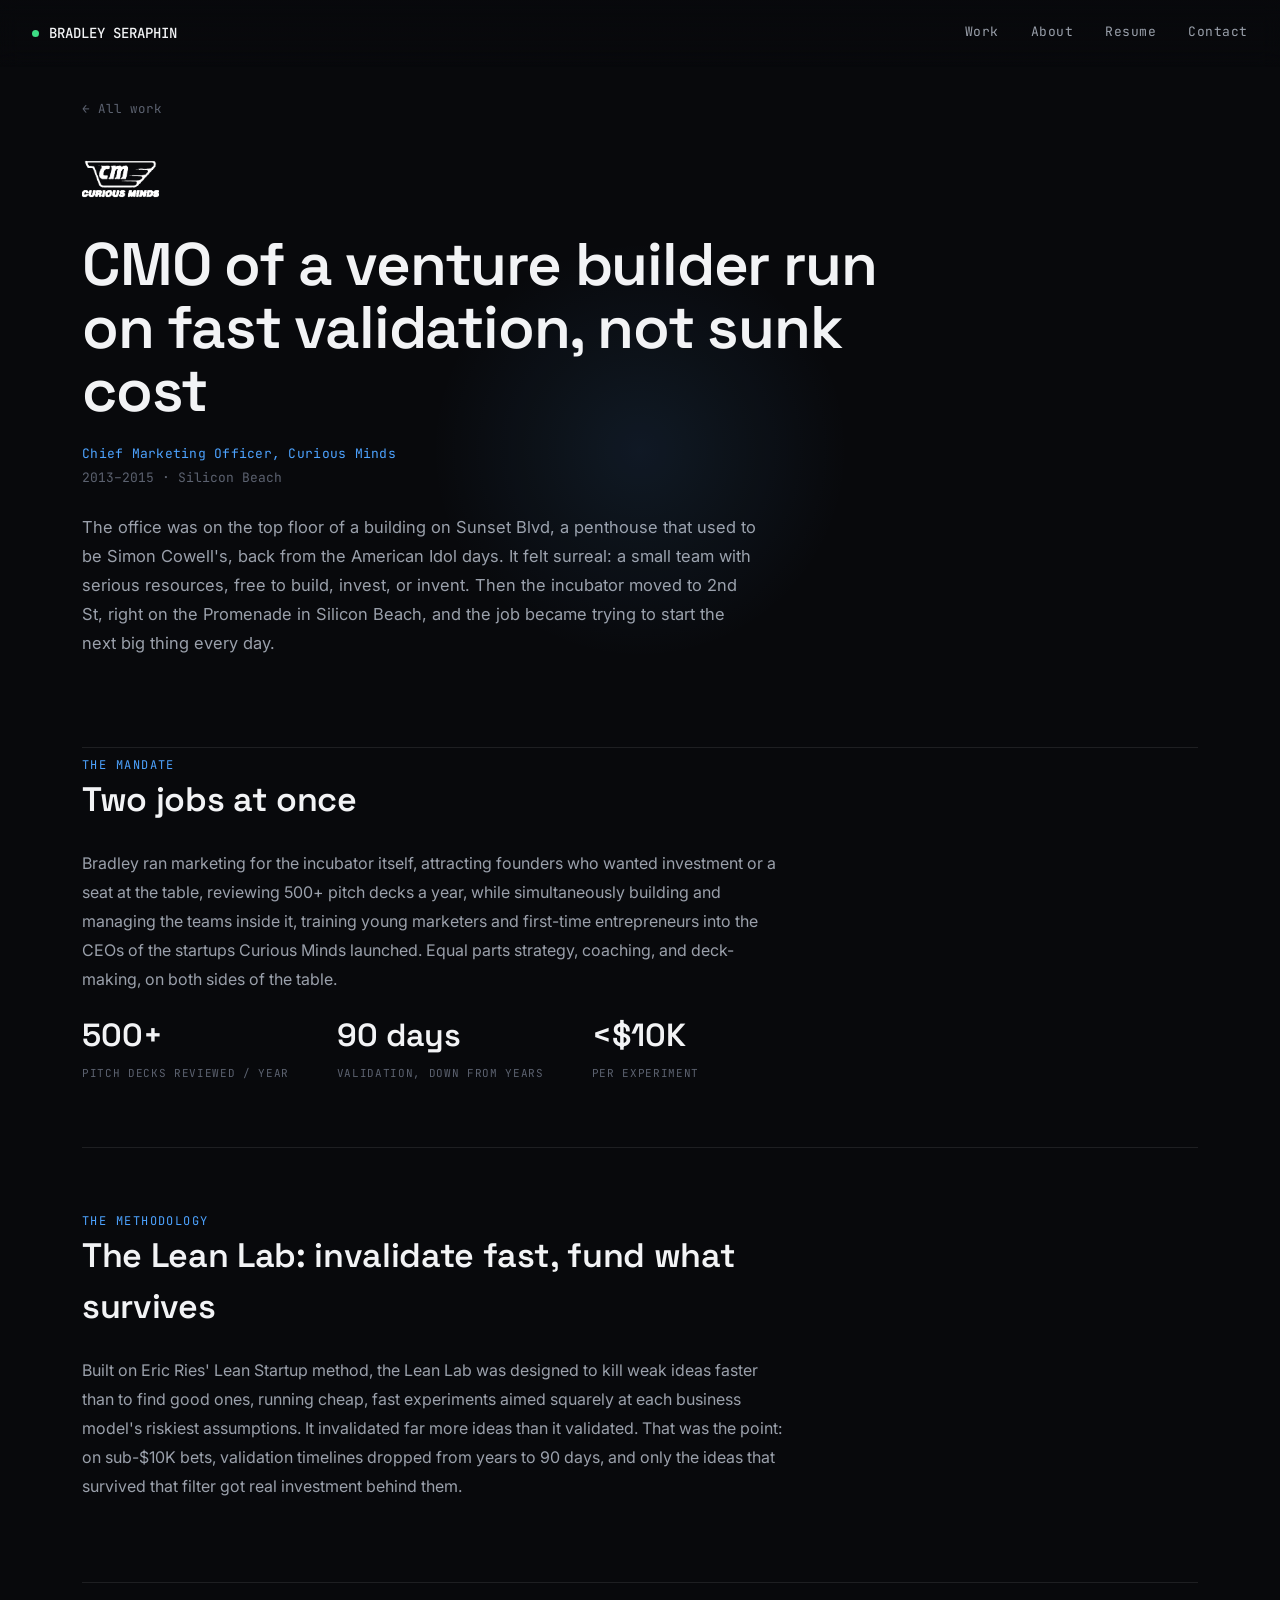
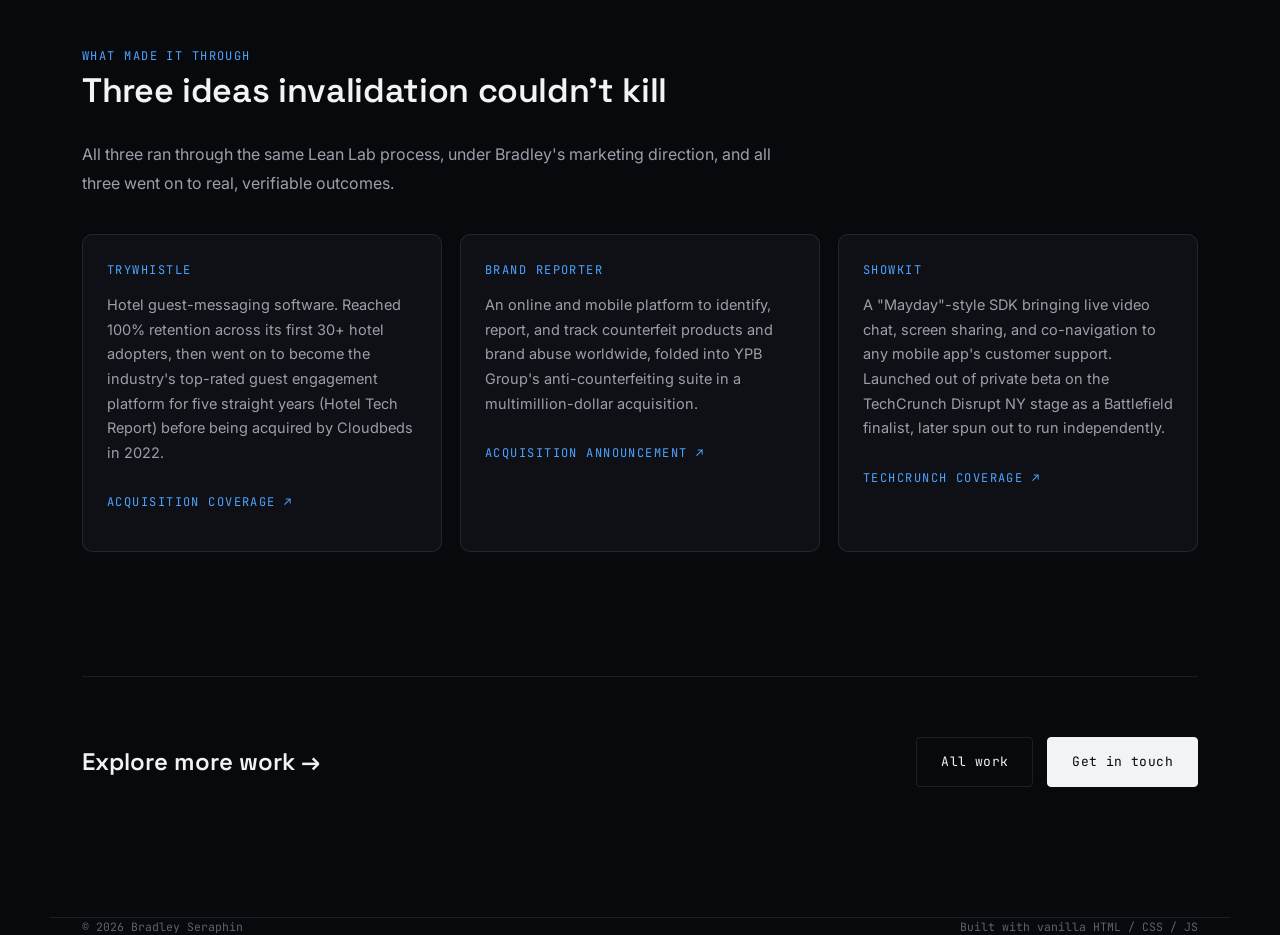
<file: work/curious-minds.html>
<!DOCTYPE html>
<html lang="en">
<head>
<meta charset="UTF-8">
<meta name="viewport" content="width=device-width, initial-scale=1.0">
<title>Curious Minds | Bradley Seraphin</title>
<meta name="description" content="How Bradley Seraphin ran marketing and the Lean Lab methodology as CMO of Curious Minds, a Silicon Beach venture builder, producing TryWhistle (acquired by Cloudbeds), Brand Reporter (acquired by YPB Group), and TechCrunch Disrupt finalist ShowKit.">
<link rel="preconnect" href="https://fonts.googleapis.com">
<link rel="preconnect" href="https://fonts.gstatic.com" crossorigin>
<link href="https://fonts.googleapis.com/css2?family=Space+Grotesk:wght@500;600;700&family=Inter:wght@400;500&family=JetBrains+Mono:wght@400;500&display=swap" rel="stylesheet">
<link rel="stylesheet" href="../css/style.css">
</head>
<body>

<div class="cursor-glow"></div>

<nav class="nav scrolled">
  <a href="../index.html#top" class="nav__mark"><span class="nav__dot"></span>BRADLEY SERAPHIN</a>
  <div class="nav__links">
    <a href="../index.html#work">Work</a>
    <a href="../index.html#about">About</a>
    <a href="../assets/Bradley-Seraphin-Resume.pdf" download>Resume</a>
    <a href="../index.html#contact">Contact</a>
  </div>
</nav>

<main>
  <div class="wrap">
    <a href="../index.html#work" class="back-link reveal">← All work</a>

    <header class="page-hero reveal">
      <img src="../assets/logos/curious-minds.png" alt="Curious Minds" class="page-hero__logo" style="max-height:40px;">
      <h1>CMO of a venture builder run on fast validation, not sunk cost</h1>
      <div class="page-hero__role">Chief Marketing Officer, Curious Minds</div>
      <div class="page-hero__meta">2013–2015 · Silicon Beach</div>
      <p style="max-width:680px; color:var(--ink-dim); font-size:16.5px; margin-top:26px; line-height:1.75;">
        The office was on the top floor of a building on Sunset Blvd, a penthouse that used to be
        Simon Cowell's, back from the American Idol days. It felt surreal: a small team with serious
        resources, free to build, invest, or invent. Then the incubator moved to 2nd St, right on the
        Promenade in Silicon Beach, and the job became trying to start the next big thing every day.
      </p>
    </header>

    <section class="chapter reveal" style="border-top:none; padding-top:8px;">
      <div class="mono-tag">The mandate</div>
      <h2 class="chapter__title">Two jobs at once</h2>
      <p style="max-width:700px;">
        Bradley ran marketing for the incubator itself, attracting founders who wanted investment or
        a seat at the table, reviewing 500+ pitch decks a year, while simultaneously building and
        managing the teams inside it, training young marketers and first-time entrepreneurs into the
        CEOs of the startups Curious Minds launched. Equal parts strategy, coaching, and deck-making,
        on both sides of the table.
      </p>
      <div class="metric-row" style="margin-top:8px;">
        <div><b>500+</b><span>pitch decks reviewed / year</span></div>
        <div><b>90 days</b><span>validation, down from years</span></div>
        <div><b>&lt;$10K</b><span>per experiment</span></div>
      </div>
    </section>

    <section class="chapter reveal">
      <div class="mono-tag">The methodology</div>
      <h2 class="chapter__title">The Lean Lab: invalidate fast, fund what survives</h2>
      <p style="max-width:700px;">
        Built on Eric Ries' Lean Startup method, the Lean Lab was designed to kill weak ideas faster
        than to find good ones, running cheap, fast experiments aimed squarely at each business
        model's riskiest assumptions. It invalidated far more ideas than it validated. That was the
        point: on sub-$10K bets, validation timelines dropped from years to 90 days, and only the
        ideas that survived that filter got real investment behind them.
      </p>
    </section>

    <section class="chapter reveal">
      <div class="mono-tag">What made it through</div>
      <h2 class="chapter__title">Three ideas invalidation couldn't kill</h2>
      <p style="max-width:700px;">
        All three ran through the same Lean Lab process, under Bradley's marketing direction, and
        all three went on to real, verifiable outcomes.
      </p>

      <div class="capability-grid">
        <div class="capability-card">
          <span class="mono-tag">TryWhistle</span>
          <p>
            Hotel guest-messaging software. Reached 100% retention across its first 30+ hotel
            adopters, then went on to become the industry's top-rated guest engagement platform for
            five straight years (Hotel Tech Report) before being acquired by Cloudbeds in 2022.
          </p>
          <a href="https://www.phocuswire.com/cloudbeds-acquires-guest-engagement-solution-whistle" target="_blank" rel="noopener" class="mono-tag" style="display:inline-block; margin-top:10px;">Acquisition coverage ↗</a>
        </div>
        <div class="capability-card">
          <span class="mono-tag">Brand Reporter</span>
          <p>
            An online and mobile platform to identify, report, and track counterfeit products and
            brand abuse worldwide, folded into YPB Group's anti-counterfeiting suite in a
            multimillion-dollar acquisition.
          </p>
          <a href="http://blog.curiousminds.com/post/97598799896/brand-reporter-acquired-by-ypb-group" target="_blank" rel="noopener" class="mono-tag" style="display:inline-block; margin-top:10px;">Acquisition announcement ↗</a>
        </div>
        <div class="capability-card">
          <span class="mono-tag">ShowKit</span>
          <p>
            A "Mayday"-style SDK bringing live video chat, screen sharing, and co-navigation to any
            mobile app's customer support. Launched out of private beta on the TechCrunch Disrupt NY
            stage as a Battlefield finalist, later spun out to run independently.
          </p>
          <a href="https://techcrunch.com/2014/05/06/showkit-brings-mayday-style-customer-support-to-any-app" target="_blank" rel="noopener" class="mono-tag" style="display:inline-block; margin-top:10px;">TechCrunch coverage ↗</a>
        </div>
      </div>
    </section>

    <div class="page-cta reveal">
      <h3>Explore more work →</h3>
      <div style="display:flex; gap:14px;">
        <a href="../index.html#work" class="btn btn--ghost">All work</a>
        <a href="../index.html#contact" class="btn btn--solid">Get in touch</a>
      </div>
    </div>
  </div>
</main>

<footer class="wrap">
  <span>© 2026 Bradley Seraphin</span>
  <span>Built with vanilla HTML / CSS / JS</span>
</footer>

<script src="../js/main.js"></script>
</body>
</html>
</file>
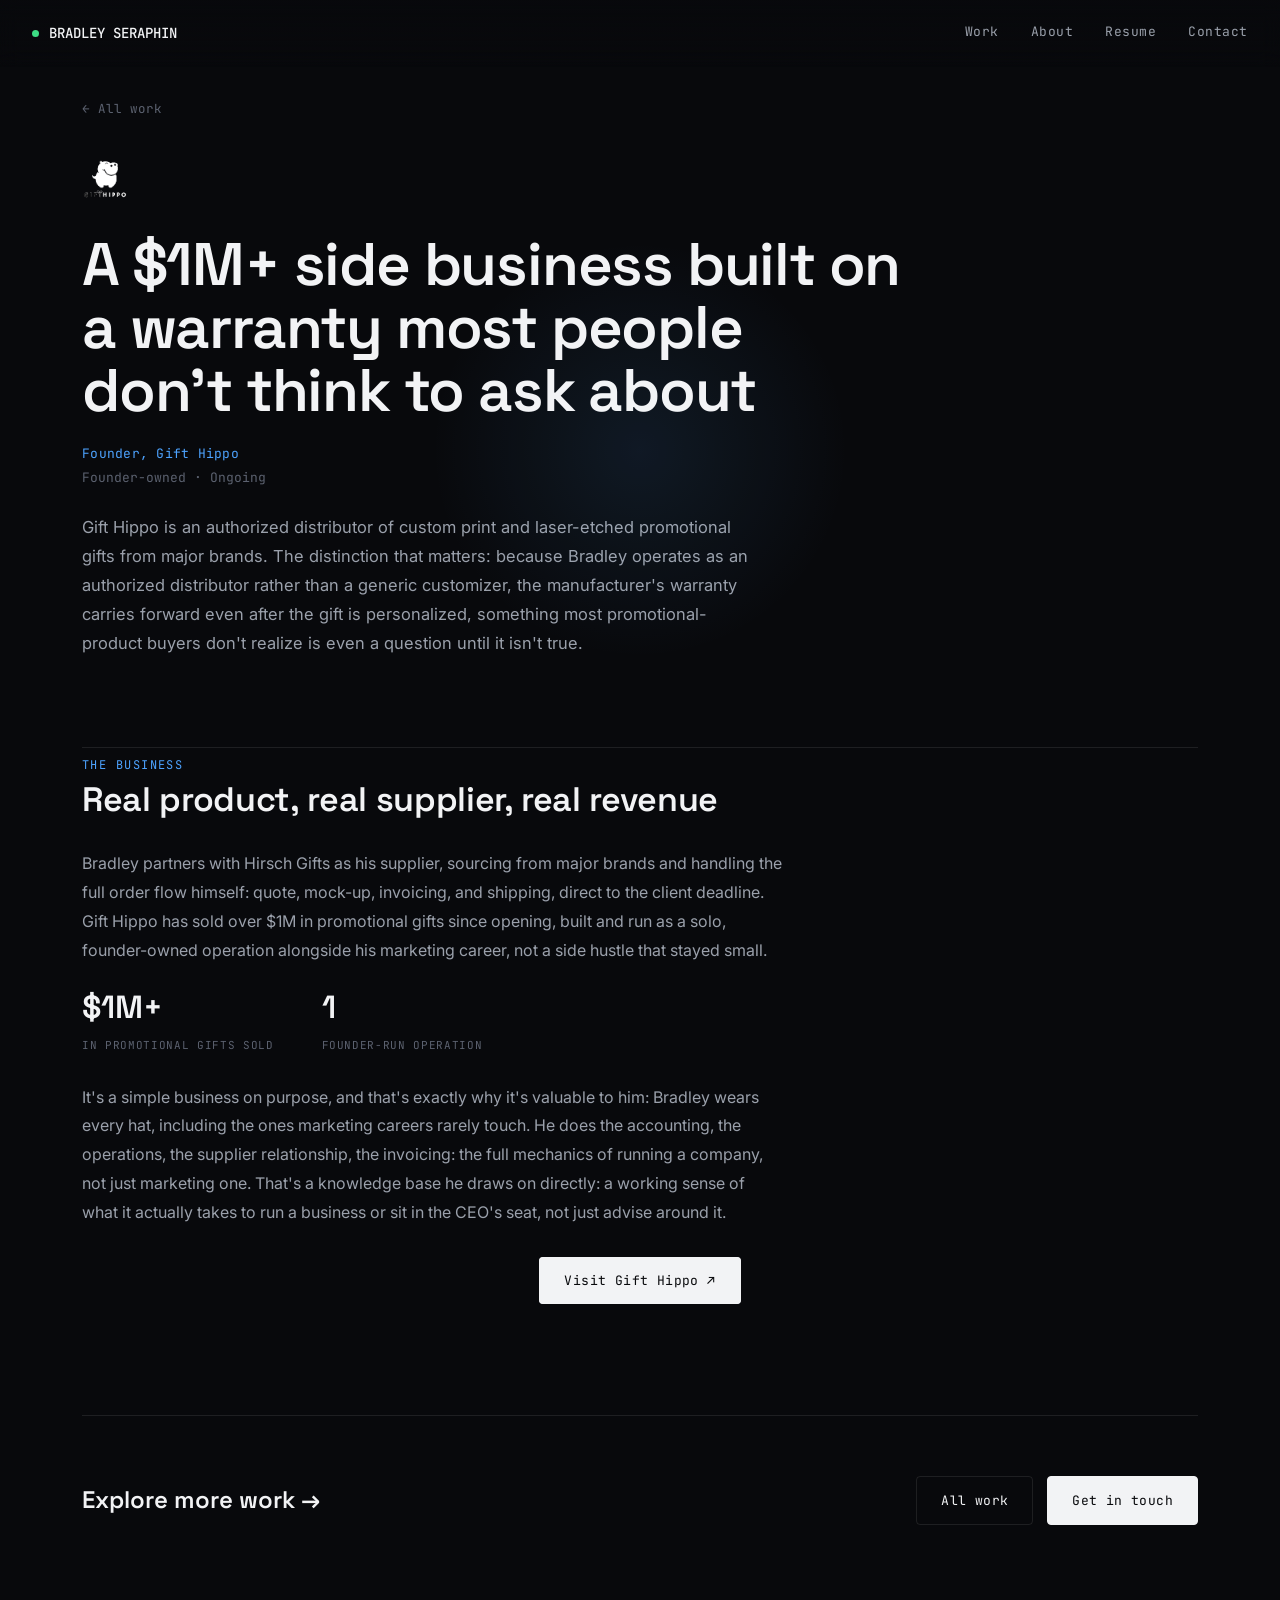
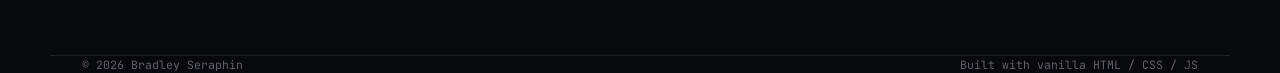
<file: work/gift-hippo.html>
<!DOCTYPE html>
<html lang="en">
<head>
<meta charset="UTF-8">
<meta name="viewport" content="width=device-width, initial-scale=1.0">
<title>Gift Hippo | Bradley Seraphin</title>
<meta name="description" content="Gift Hippo, Bradley Seraphin's authorized promotional-products distributorship: over $1M in custom print and laser-etched gifts sold, warranty intact.">
<link rel="preconnect" href="https://fonts.googleapis.com">
<link rel="preconnect" href="https://fonts.gstatic.com" crossorigin>
<link href="https://fonts.googleapis.com/css2?family=Space+Grotesk:wght@500;600;700&family=Inter:wght@400;500&family=JetBrains+Mono:wght@400;500&display=swap" rel="stylesheet">
<link rel="stylesheet" href="../css/style.css">
</head>
<body>

<div class="cursor-glow"></div>

<nav class="nav scrolled">
  <a href="../index.html#top" class="nav__mark"><span class="nav__dot"></span>BRADLEY SERAPHIN</a>
  <div class="nav__links">
    <a href="../index.html#work">Work</a>
    <a href="../index.html#about">About</a>
    <a href="../assets/Bradley-Seraphin-Resume.pdf" download>Resume</a>
    <a href="../index.html#contact">Contact</a>
  </div>
</nav>

<main>
  <div class="wrap">
    <a href="../index.html#work" class="back-link reveal">← All work</a>

    <header class="page-hero reveal">
      <img src="../assets/logos/gift-hippo.png" alt="Gift Hippo" class="page-hero__logo" style="max-height:40px;">
      <h1>A $1M+ side business built on a warranty most people don't think to ask about</h1>
      <div class="page-hero__role">Founder, Gift Hippo</div>
      <div class="page-hero__meta">Founder-owned · Ongoing</div>
      <p style="max-width:680px; color:var(--ink-dim); font-size:16.5px; margin-top:26px; line-height:1.75;">
        Gift Hippo is an authorized distributor of custom print and laser-etched promotional gifts
        from major brands. The distinction that matters: because Bradley operates as an authorized
        distributor rather than a generic customizer, the manufacturer's warranty carries forward
        even after the gift is personalized, something most promotional-product buyers don't
        realize is even a question until it isn't true.
      </p>
    </header>

    <section class="chapter reveal" style="border-top:none; padding-top:8px;">
      <div class="mono-tag">The business</div>
      <h2 class="chapter__title">Real product, real supplier, real revenue</h2>
      <p style="max-width:700px;">
        Bradley partners with Hirsch Gifts as his supplier, sourcing from major brands and handling
        the full order flow himself: quote, mock-up, invoicing, and shipping, direct to the client
        deadline. Gift Hippo has sold over $1M in promotional gifts since opening, built and run
        as a solo, founder-owned operation alongside his marketing career, not a side hustle that
        stayed small.
      </p>

      <div class="metric-row" style="margin-top:8px;">
        <div><b>$1M+</b><span>in promotional gifts sold</span></div>
        <div><b>1</b><span>founder-run operation</span></div>
      </div>

      <p style="max-width:700px; margin-top:28px;">
        It's a simple business on purpose, and that's exactly why it's valuable to him: Bradley wears
        every hat, including the ones marketing careers rarely touch. He does the accounting, the
        operations, the supplier relationship, the invoicing: the full mechanics of running a company,
        not just marketing one. That's a knowledge base he draws on directly: a working sense of what
        it actually takes to run a business or sit in the CEO's seat, not just advise around it.
      </p>

      <div style="text-align:center; margin-top:40px;">
        <a href="https://www.gift-hippo.com/" target="_blank" rel="noopener" class="btn btn--solid">Visit Gift Hippo ↗</a>
      </div>
    </section>

    <div class="page-cta reveal">
      <h3>Explore more work →</h3>
      <div style="display:flex; gap:14px;">
        <a href="../index.html#work" class="btn btn--ghost">All work</a>
        <a href="../index.html#contact" class="btn btn--solid">Get in touch</a>
      </div>
    </div>
  </div>
</main>

<footer class="wrap">
  <span>© 2026 Bradley Seraphin</span>
  <span>Built with vanilla HTML / CSS / JS</span>
</footer>

<script src="../js/main.js"></script>
</body>
</html>
</file>
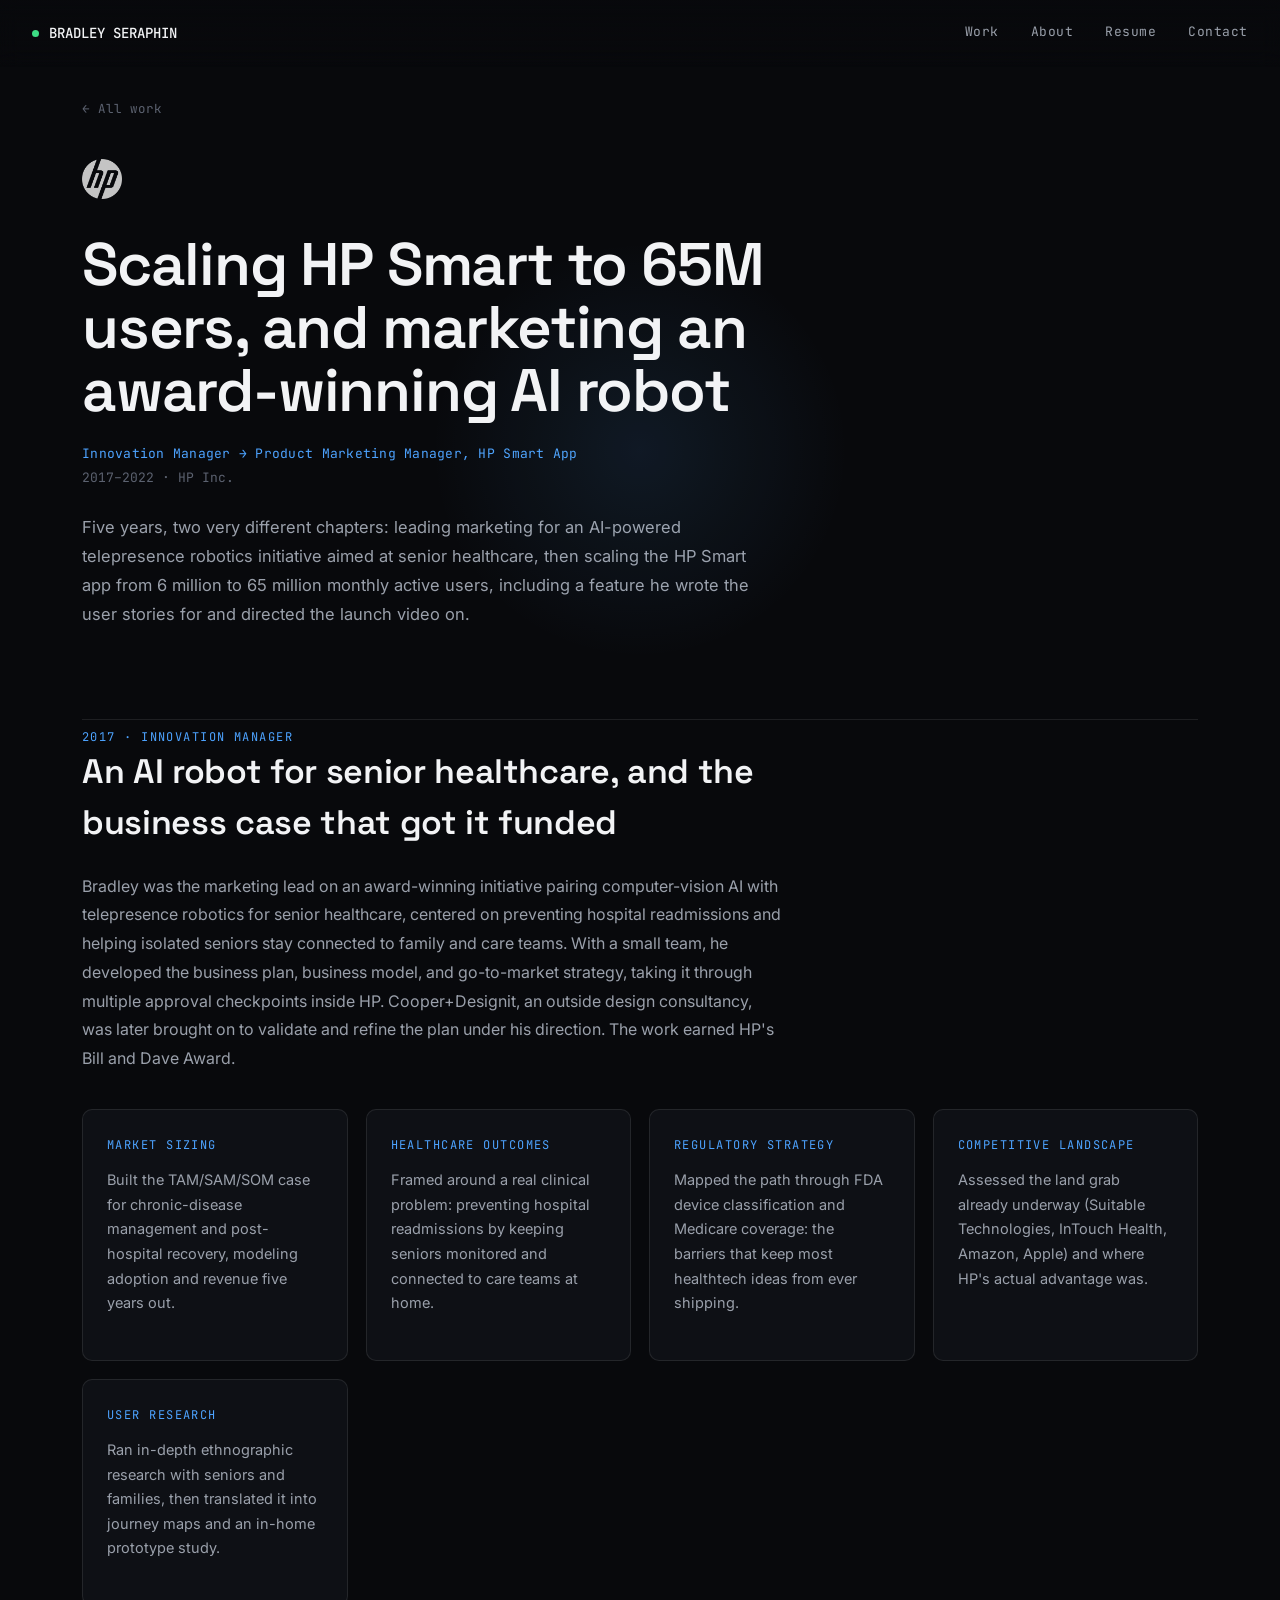
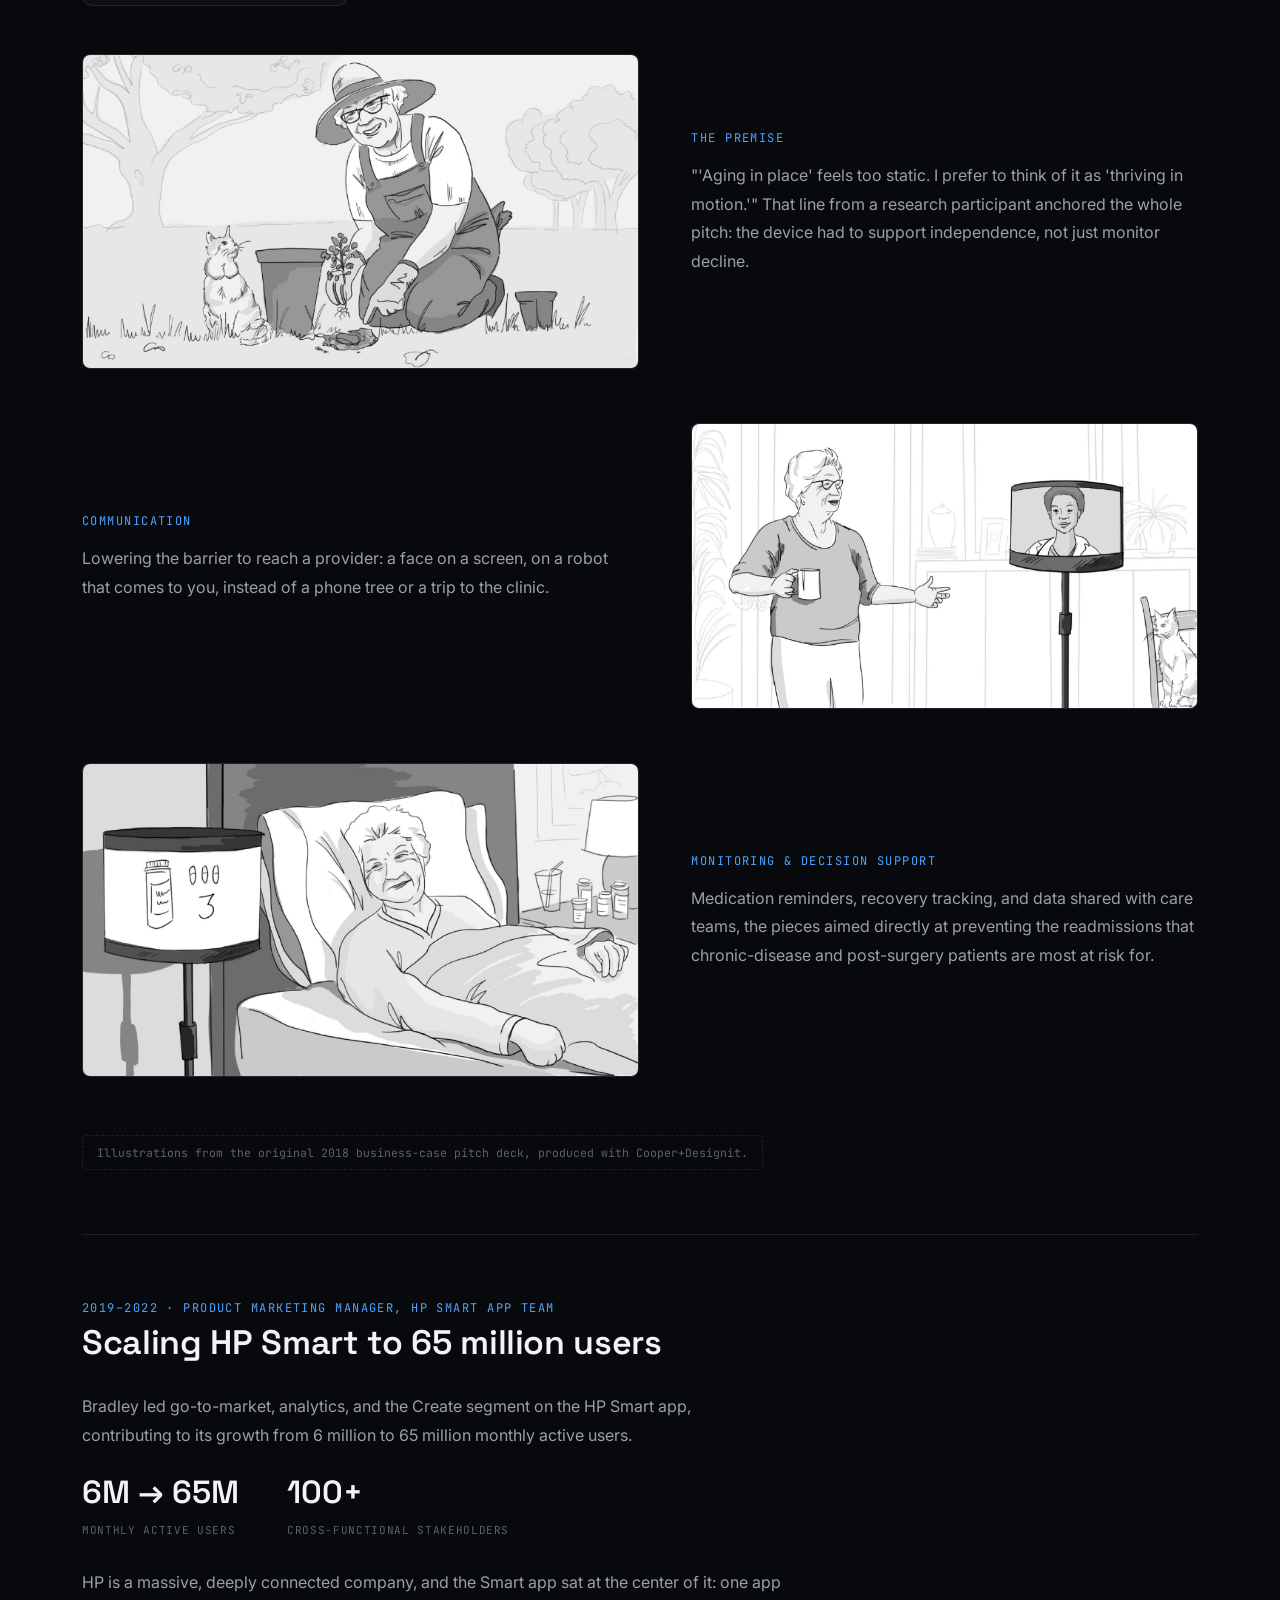
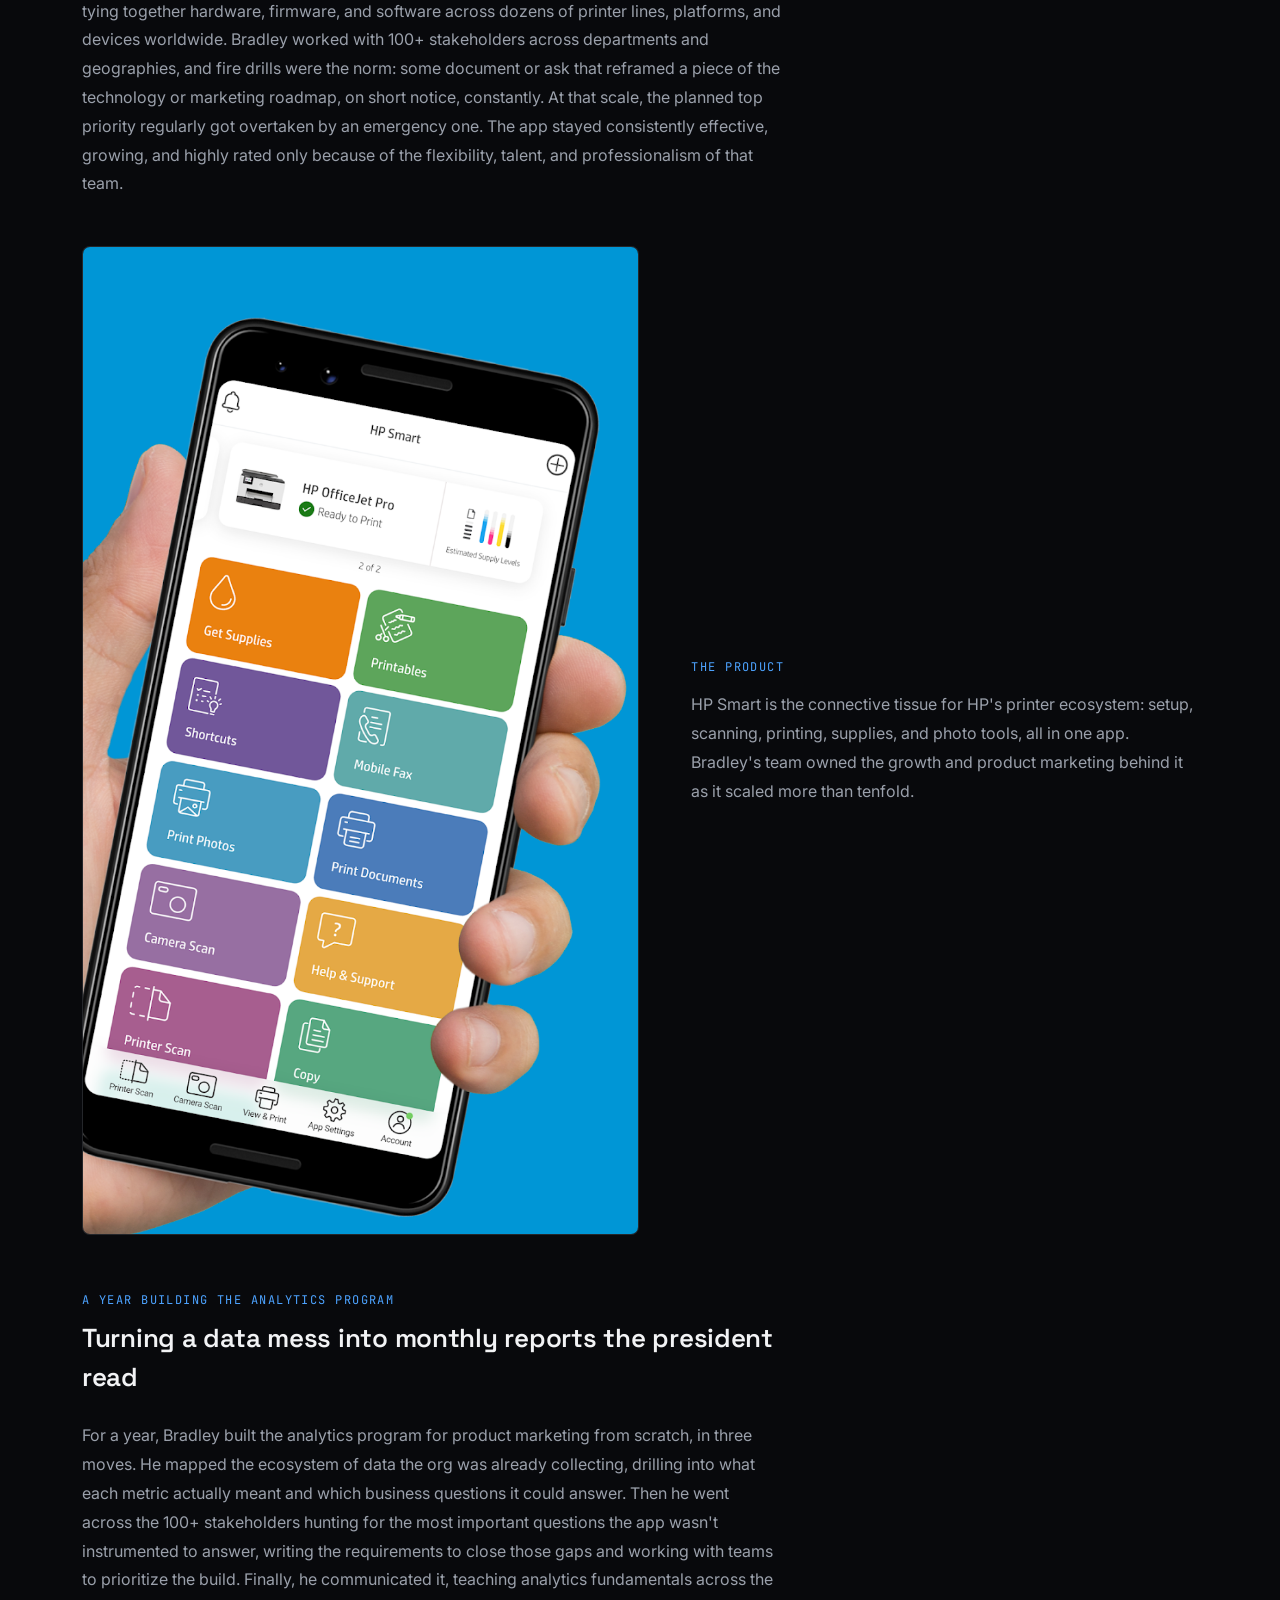
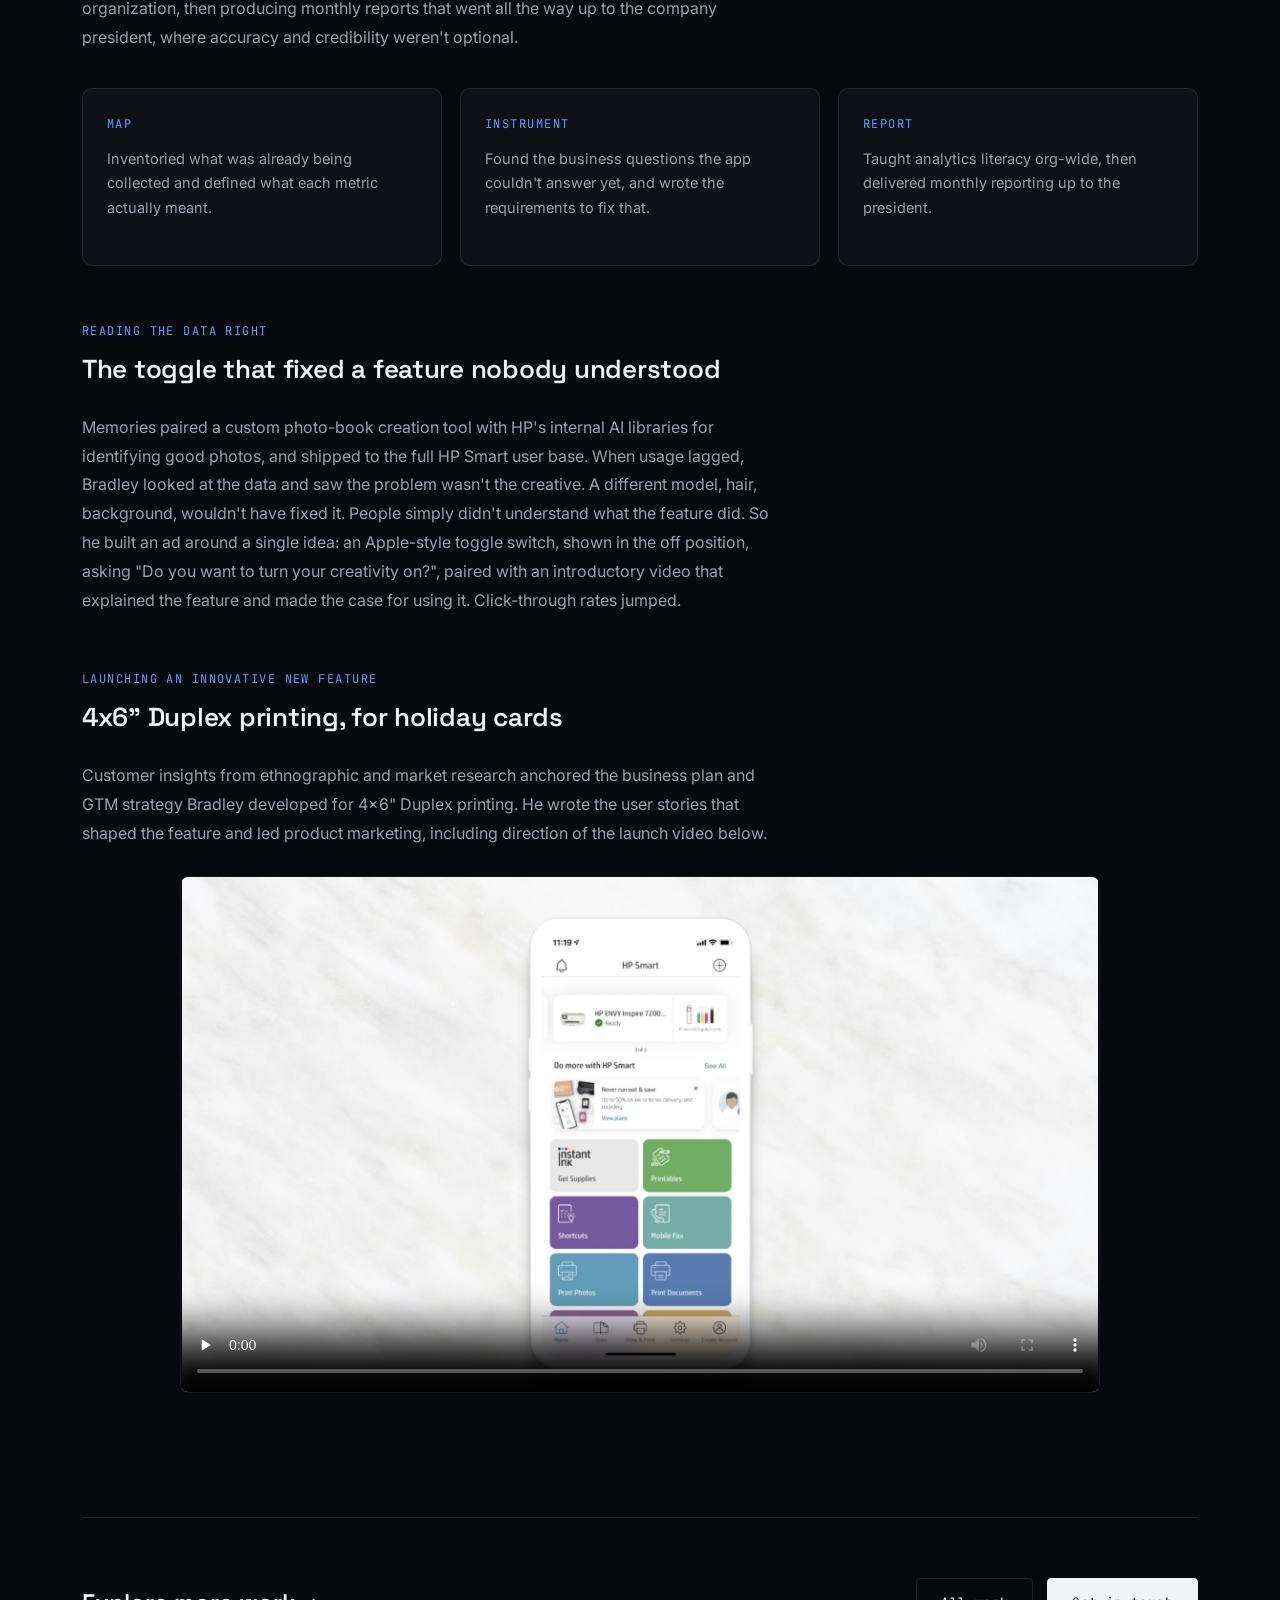
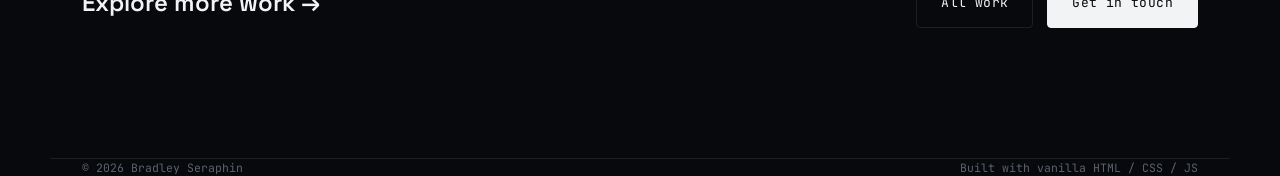
<file: work/hp.html>
<!DOCTYPE html>
<html lang="en">
<head>
<meta charset="UTF-8">
<meta name="viewport" content="width=device-width, initial-scale=1.0">
<title>HP Inc. | Bradley Seraphin</title>
<meta name="description" content="How Bradley Seraphin scaled the HP Smart app from 6M to 65M monthly active users, and led marketing for an award-winning AI telepresence robotics initiative.">
<link rel="preconnect" href="https://fonts.googleapis.com">
<link rel="preconnect" href="https://fonts.gstatic.com" crossorigin>
<link href="https://fonts.googleapis.com/css2?family=Space+Grotesk:wght@500;600;700&family=Inter:wght@400;500&family=JetBrains+Mono:wght@400;500&display=swap" rel="stylesheet">
<link rel="stylesheet" href="../css/style.css">
</head>
<body>

<div class="cursor-glow"></div>

<nav class="nav scrolled">
  <a href="../index.html#top" class="nav__mark"><span class="nav__dot"></span>BRADLEY SERAPHIN</a>
  <div class="nav__links">
    <a href="../index.html#work">Work</a>
    <a href="../index.html#about">About</a>
    <a href="../assets/Bradley-Seraphin-Resume.pdf" download>Resume</a>
    <a href="../index.html#contact">Contact</a>
  </div>
</nav>

<main>
  <div class="wrap">
    <a href="../index.html#work" class="back-link reveal">← All work</a>

    <header class="page-hero reveal">
      <img src="../assets/logos/hp.png" alt="HP Inc." class="page-hero__logo" style="max-height:40px;">
      <h1>Scaling HP Smart to 65M users, and marketing an award-winning AI robot</h1>
      <div class="page-hero__role">Innovation Manager → Product Marketing Manager, HP Smart App</div>
      <div class="page-hero__meta">2017–2022 · HP Inc.</div>
      <p style="max-width:680px; color:var(--ink-dim); font-size:16.5px; margin-top:26px; line-height:1.75;">
        Five years, two very different chapters: leading marketing for an AI-powered telepresence
        robotics initiative aimed at senior healthcare, then scaling the HP Smart app from 6 million
        to 65 million monthly active users, including a feature he wrote the user stories for and
        directed the launch video on.
      </p>
    </header>

    <section class="chapter reveal" style="border-top:none; padding-top:8px;">
      <div class="mono-tag">2017 · Innovation Manager</div>
      <h2 class="chapter__title">An AI robot for senior healthcare, and the business case that got it funded</h2>
      <p style="max-width:700px;">
        Bradley was the marketing lead on an award-winning initiative pairing computer-vision AI with
        telepresence robotics for senior healthcare, centered on preventing hospital readmissions and
        helping isolated seniors stay connected to family and care teams. With a small team, he
        developed the business plan, business model, and go-to-market strategy, taking it through
        multiple approval checkpoints inside HP. Cooper+Designit, an outside design consultancy, was
        later brought on to validate and refine the plan under his direction. The work earned HP's
        Bill and Dave Award.
      </p>

      <div class="capability-grid">
        <div class="capability-card">
          <span class="mono-tag">Market sizing</span>
          <p>Built the TAM/SAM/SOM case for chronic-disease management and post-hospital recovery,
            modeling adoption and revenue five years out.</p>
        </div>
        <div class="capability-card">
          <span class="mono-tag">Healthcare outcomes</span>
          <p>Framed around a real clinical problem: preventing hospital readmissions by keeping
            seniors monitored and connected to care teams at home.</p>
        </div>
        <div class="capability-card">
          <span class="mono-tag">Regulatory strategy</span>
          <p>Mapped the path through FDA device classification and Medicare coverage: the barriers
            that keep most healthtech ideas from ever shipping.</p>
        </div>
        <div class="capability-card">
          <span class="mono-tag">Competitive landscape</span>
          <p>Assessed the land grab already underway (Suitable Technologies, InTouch Health, Amazon,
            Apple) and where HP's actual advantage was.</p>
        </div>
        <div class="capability-card">
          <span class="mono-tag">User research</span>
          <p>Ran in-depth ethnographic research with seniors and families, then translated it into
            journey maps and an in-home prototype study.</p>
        </div>
      </div>

      <div class="weave" style="margin-top:48px;">
        <div class="weave__media">
          <img src="img/hp-sketch-independence.jpg" alt="Storyboard illustration of a senior gardening independently at home">
        </div>
        <div class="weave__text">
          <span class="mono-tag">The premise</span>
          <p>
            "'Aging in place' feels too static. I prefer to think of it as 'thriving in motion.'" That
            line from a research participant anchored the whole pitch: the device had to support
            independence, not just monitor decline.
          </p>
        </div>
      </div>

      <div class="weave reverse">
        <div class="weave__media">
          <img src="img/hp-sketch-communication.jpg" alt="Storyboard illustration of a senior video-calling a healthcare provider through the telepresence robot">
        </div>
        <div class="weave__text">
          <span class="mono-tag">Communication</span>
          <p>
            Lowering the barrier to reach a provider: a face on a screen, on a robot that comes to
            you, instead of a phone tree or a trip to the clinic.
          </p>
        </div>
      </div>

      <div class="weave">
        <div class="weave__media">
          <img src="img/hp-sketch-medication.jpg" alt="Storyboard illustration of the device displaying a medication reminder to a senior in bed">
        </div>
        <div class="weave__text">
          <span class="mono-tag">Monitoring &amp; decision support</span>
          <p>
            Medication reminders, recovery tracking, and data shared with care teams, the pieces
            aimed directly at preventing the readmissions that chronic-disease and post-surgery
            patients are most at risk for.
          </p>
        </div>
      </div>

      <div class="chapter__note">Illustrations from the original 2018 business-case pitch deck, produced with Cooper+Designit.</div>
    </section>

    <section class="chapter reveal">
      <div class="mono-tag">2019–2022 · Product Marketing Manager, HP Smart App Team</div>
      <h2 class="chapter__title">Scaling HP Smart to 65 million users</h2>
      <p style="max-width:700px;">
        Bradley led go-to-market, analytics, and the Create segment on the HP Smart app, contributing
        to its growth from 6 million to 65 million monthly active users.
      </p>

      <div class="metric-row" style="margin-top:8px;">
        <div><b>6M → 65M</b><span>monthly active users</span></div>
        <div><b>100+</b><span>cross-functional stakeholders</span></div>
      </div>

      <p style="max-width:700px; margin-top:28px;">
        HP is a massive, deeply connected company, and the Smart app sat at the center of it: one app
        tying together hardware, firmware, and software across dozens of printer lines, platforms, and
        devices worldwide. Bradley worked with 100+ stakeholders across departments and geographies,
        and fire drills were the norm: some document or ask that reframed a piece of the technology or
        marketing roadmap, on short notice, constantly. At that scale, the planned top priority regularly
        got overtaken by an emergency one. The app stayed consistently effective, growing, and highly
        rated only because of the flexibility, talent, and professionalism of that team.
      </p>

      <div class="weave" style="margin-top:48px;">
        <div class="weave__media">
          <img src="img/hp-smart-app.png" alt="HP Smart app home screen">
        </div>
        <div class="weave__text">
          <span class="mono-tag">The product</span>
          <p>
            HP Smart is the connective tissue for HP's printer ecosystem: setup, scanning, printing,
            supplies, and photo tools, all in one app. Bradley's team owned the growth and product
            marketing behind it as it scaled more than tenfold.
          </p>
        </div>
      </div>

      <div style="margin-top:56px;">
        <div class="mono-tag">A year building the analytics program</div>
        <h3 class="chapter__title" style="font-size:clamp(20px,2.4vw,26px); margin-top:10px;">Turning a data mess into monthly reports the president read</h3>
        <p style="max-width:700px;">
          For a year, Bradley built the analytics program for product marketing from scratch, in three
          moves. He mapped the ecosystem of data the org was already collecting, drilling into what
          each metric actually meant and which business questions it could answer. Then he went across
          the 100+ stakeholders hunting for the most important questions the app wasn't instrumented to
          answer, writing the requirements to close those gaps and working with teams to prioritize
          the build. Finally, he communicated it, teaching analytics fundamentals across the
          organization, then producing monthly reports that went all the way up to the company
          president, where accuracy and credibility weren't optional.
        </p>
        <div class="capability-grid">
          <div class="capability-card">
            <span class="mono-tag">Map</span>
            <p>Inventoried what was already being collected and defined what each metric actually
              meant.</p>
          </div>
          <div class="capability-card">
            <span class="mono-tag">Instrument</span>
            <p>Found the business questions the app couldn't answer yet, and wrote the requirements
              to fix that.</p>
          </div>
          <div class="capability-card">
            <span class="mono-tag">Report</span>
            <p>Taught analytics literacy org-wide, then delivered monthly reporting up to the
              president.</p>
          </div>
        </div>
      </div>

      <div style="margin-top:56px;">
        <div class="mono-tag">Reading the data right</div>
        <h3 class="chapter__title" style="font-size:clamp(20px,2.4vw,26px); margin-top:10px;">The toggle that fixed a feature nobody understood</h3>
        <p style="max-width:700px;">
          Memories paired a custom photo-book creation tool with HP's internal AI libraries for
          identifying good photos, and shipped to the full HP Smart user base. When usage lagged,
          Bradley looked at the data and saw the problem wasn't the creative. A different model,
          hair, background, wouldn't have fixed it. People simply didn't understand what the feature
          did. So he built an ad around a single idea: an Apple-style toggle switch, shown in the off
          position, asking "Do you want to turn your creativity on?", paired with an introductory
          video that explained the feature and made the case for using it. Click-through rates jumped.
        </p>
      </div>

      <div style="margin-top:56px;">
        <div class="mono-tag">Launching an innovative new feature</div>
        <h3 class="chapter__title" style="font-size:clamp(20px,2.4vw,26px); margin-top:10px;">4x6" Duplex printing, for holiday cards</h3>
        <p style="max-width:700px;">
          Customer insights from ethnographic and market research anchored the business plan and GTM
          strategy Bradley developed for 4x6" Duplex printing. He wrote the user stories that shaped
          the feature and led product marketing, including direction of the launch video below.
        </p>
        <div class="cine-player reveal" style="margin-top:28px;">
          <video controls preload="none" poster="video/hp-holiday-cards-poster.jpg">
            <source src="video/hp-holiday-cards.mp4" type="video/mp4">
          </video>
        </div>
      </div>
    </section>

    <div class="page-cta reveal">
      <h3>Explore more work →</h3>
      <div style="display:flex; gap:14px;">
        <a href="../index.html#work" class="btn btn--ghost">All work</a>
        <a href="../index.html#contact" class="btn btn--solid">Get in touch</a>
      </div>
    </div>
  </div>
</main>

<footer class="wrap">
  <span>© 2026 Bradley Seraphin</span>
  <span>Built with vanilla HTML / CSS / JS</span>
</footer>

<script src="../js/main.js"></script>
</body>
</html>
</file>
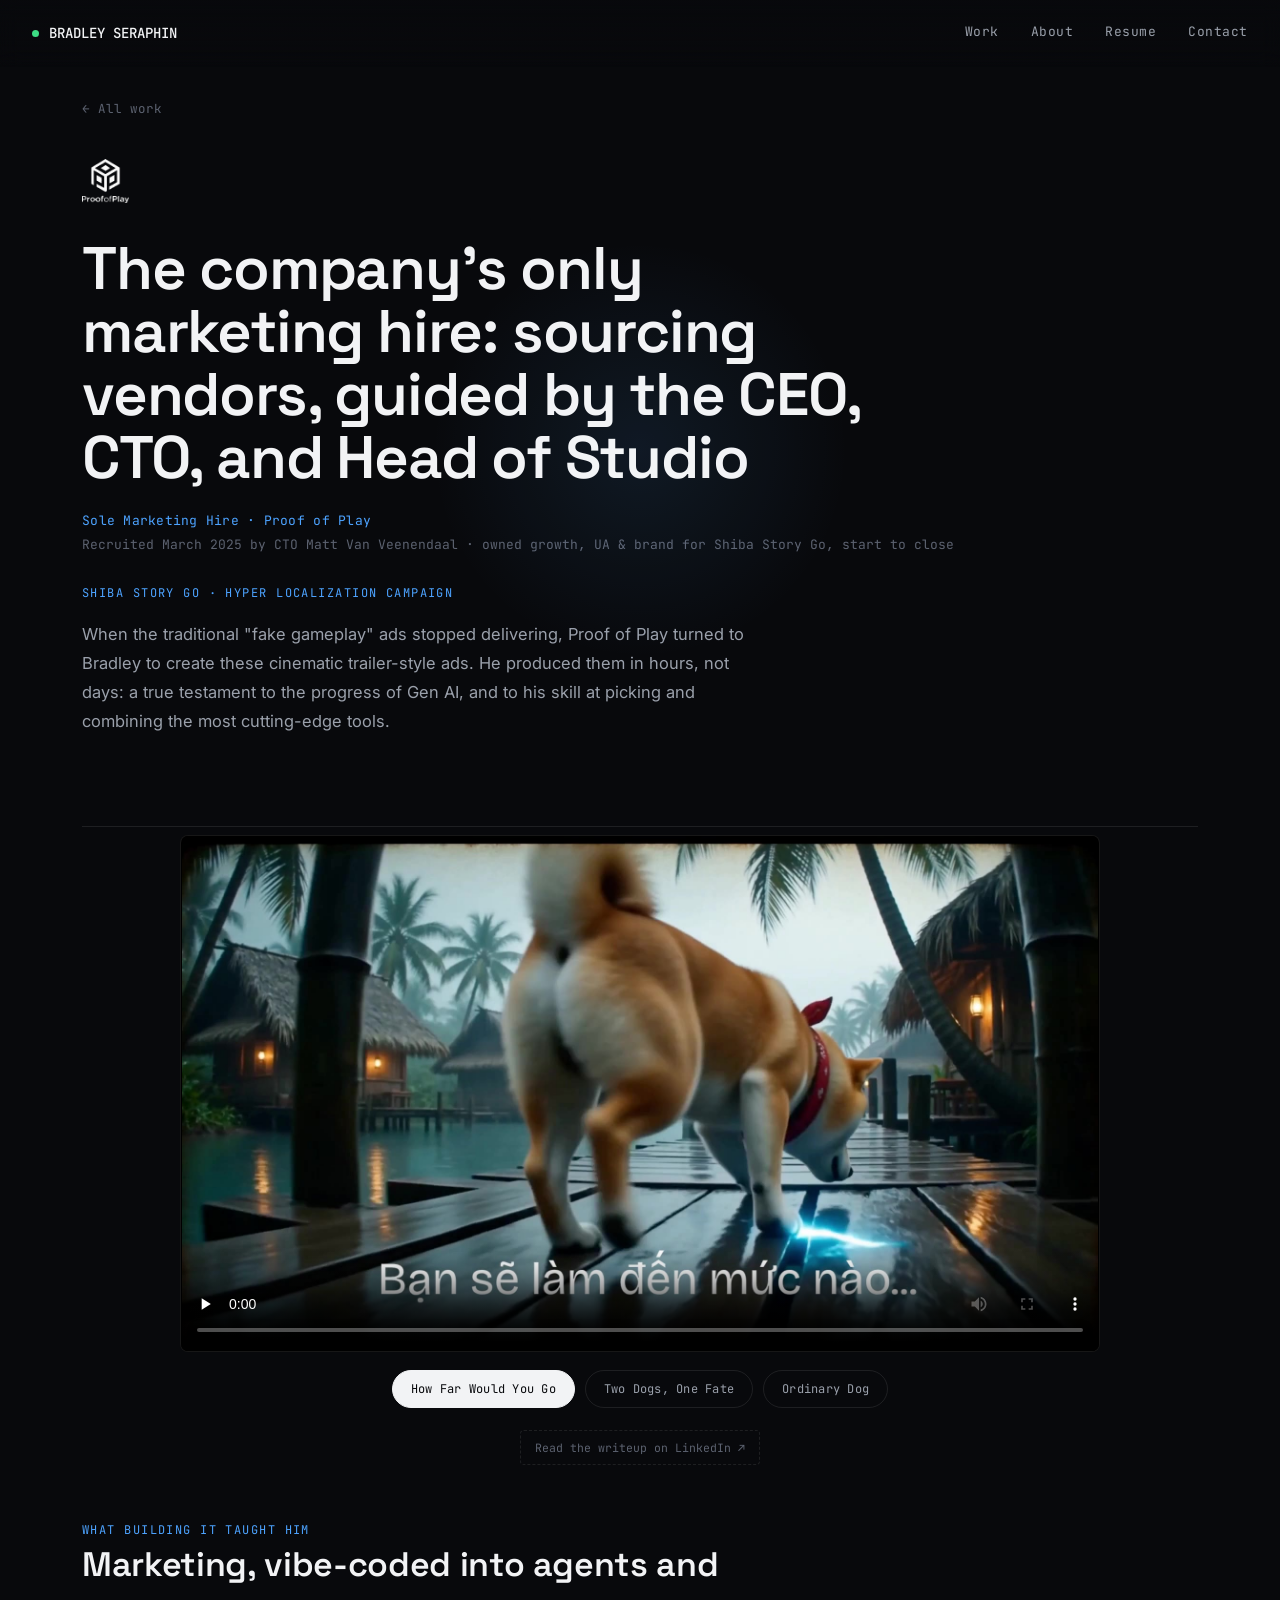
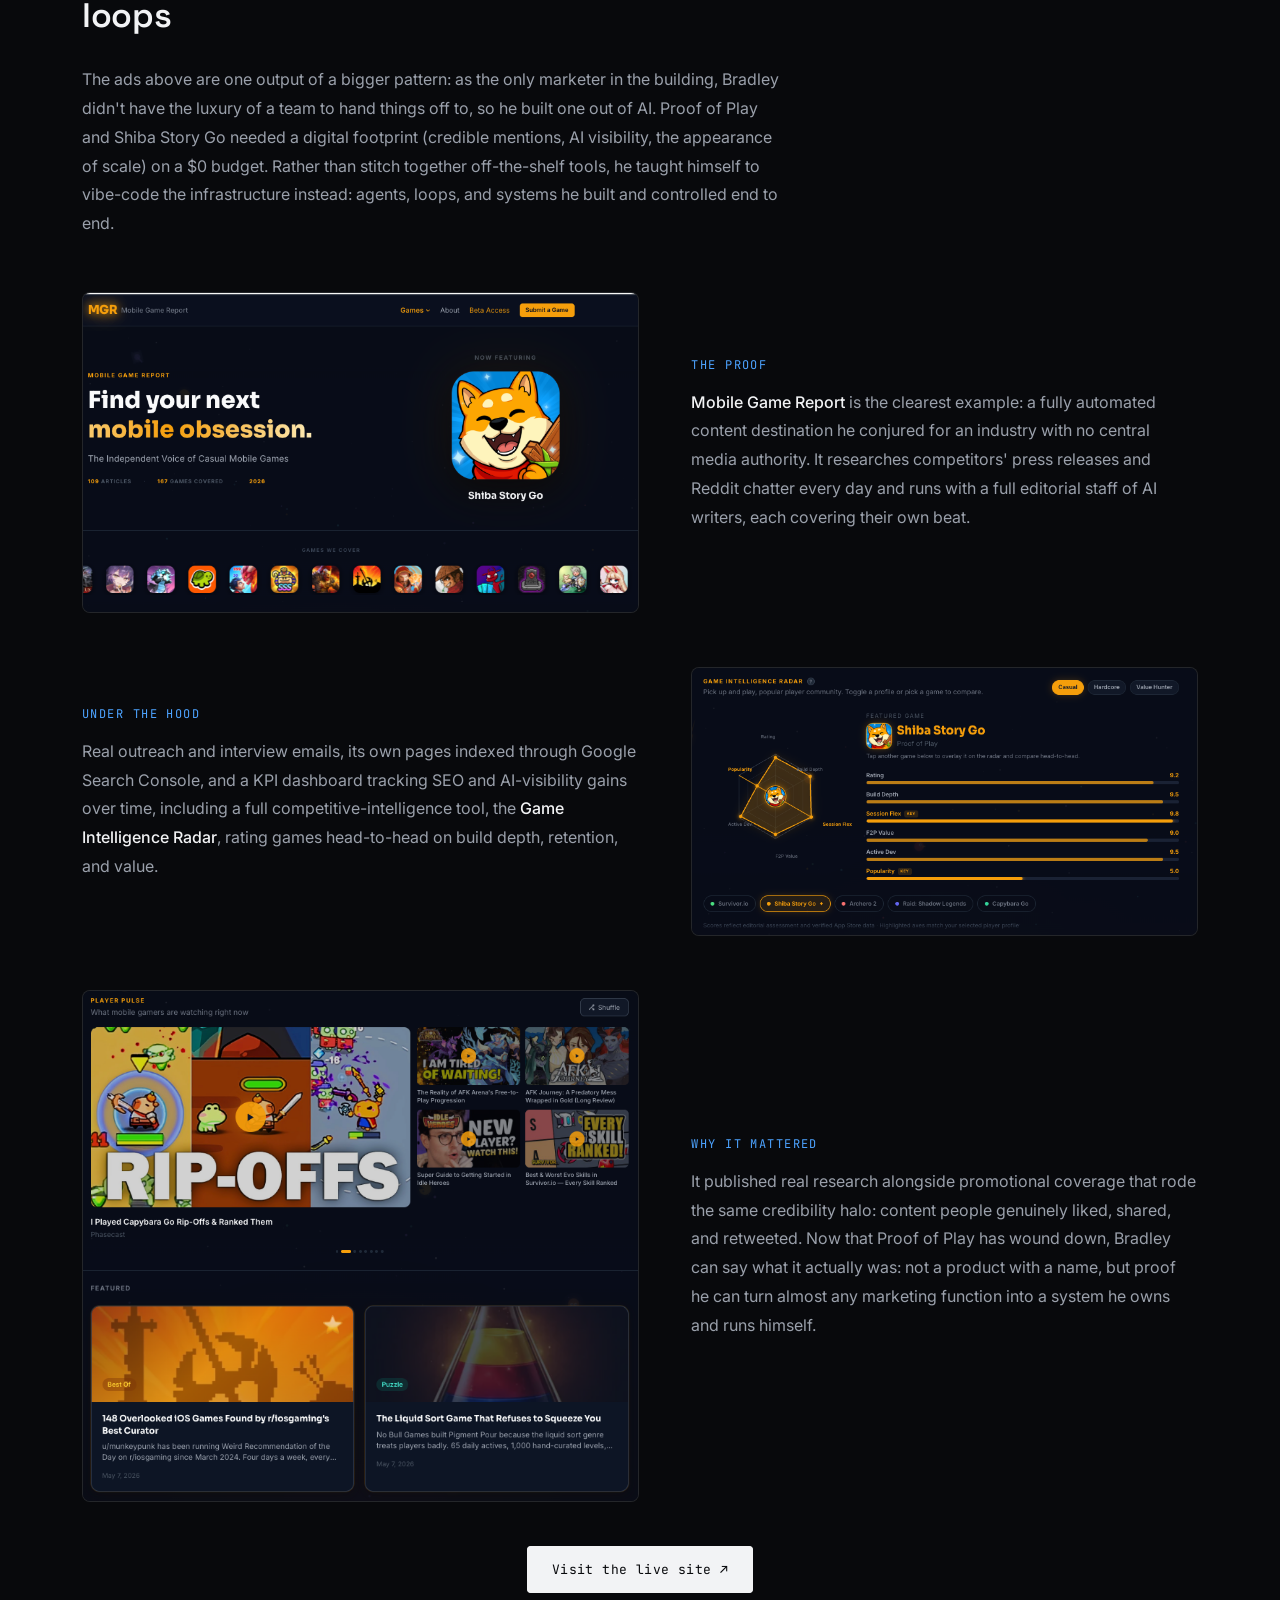
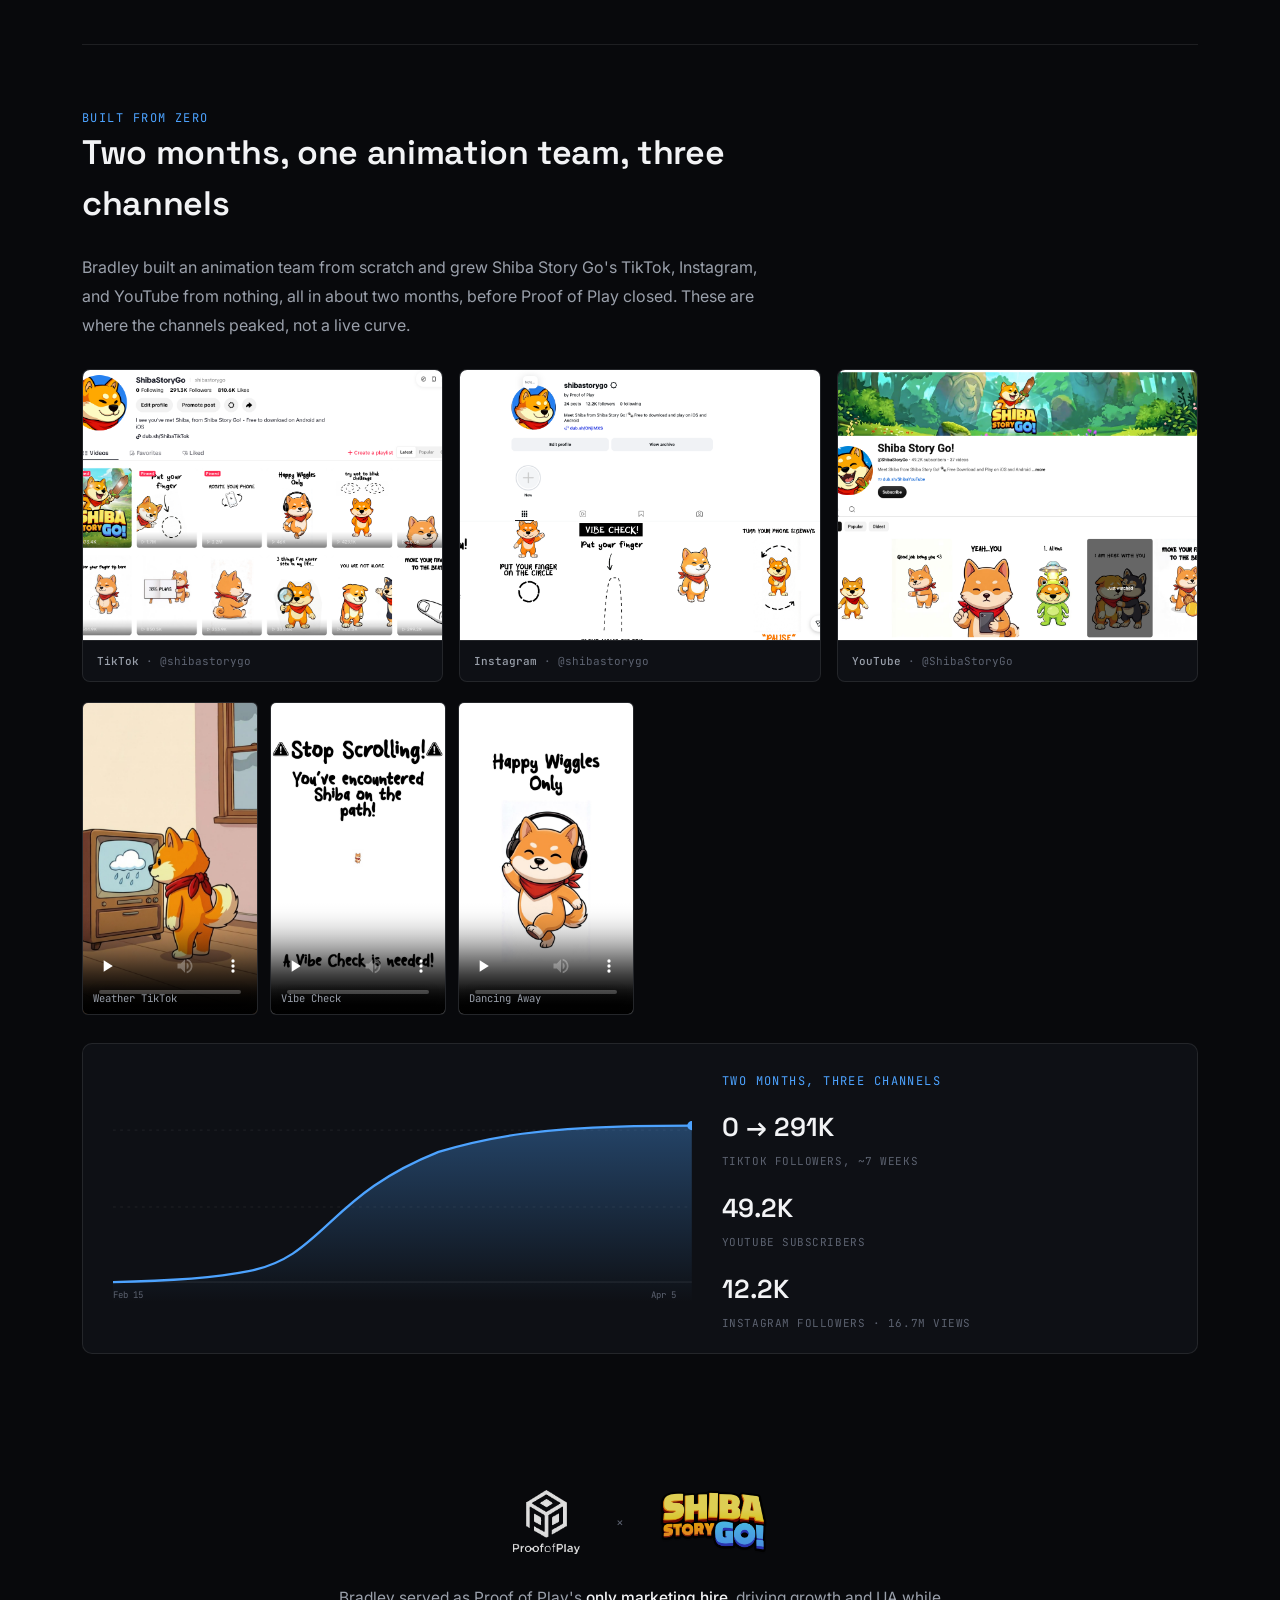
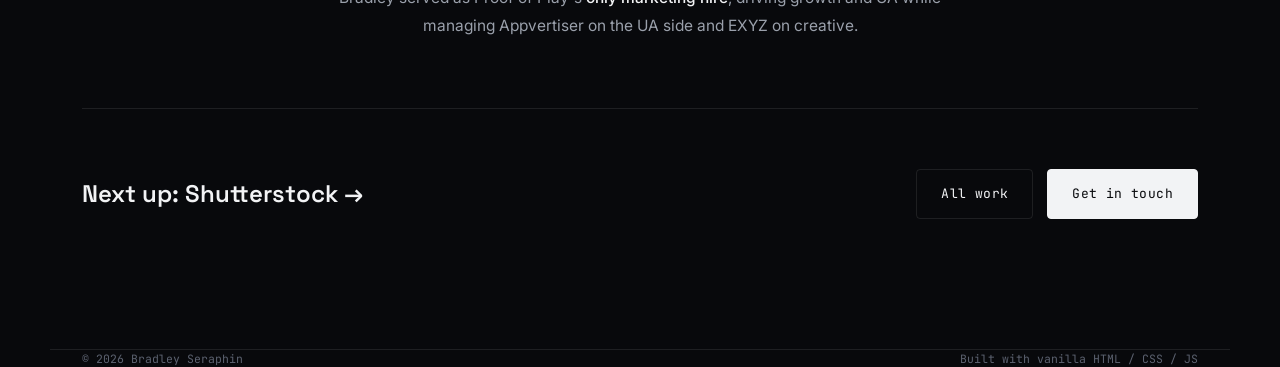
<file: work/proof-of-play.html>
<!DOCTYPE html>
<html lang="en">
<head>
<meta charset="UTF-8">
<meta name="viewport" content="width=device-width, initial-scale=1.0">
<title>Proof of Play | Bradley Seraphin</title>
<meta name="description" content="How Bradley Seraphin vibe-coded marketing agents and systems, including Mobile Game Report, for Proof of Play's Shiba Story Go global launch.">
<link rel="preconnect" href="https://fonts.googleapis.com">
<link rel="preconnect" href="https://fonts.gstatic.com" crossorigin>
<link href="https://fonts.googleapis.com/css2?family=Space+Grotesk:wght@500;600;700&family=Inter:wght@400;500&family=JetBrains+Mono:wght@400;500&display=swap" rel="stylesheet">
<link rel="stylesheet" href="../css/style.css">
</head>
<body>

<div class="cursor-glow"></div>

<nav class="nav scrolled">
  <a href="../index.html#top" class="nav__mark"><span class="nav__dot"></span>BRADLEY SERAPHIN</a>
  <div class="nav__links">
    <a href="../index.html#work">Work</a>
    <a href="../index.html#about">About</a>
    <a href="../assets/Bradley-Seraphin-Resume.pdf" download>Resume</a>
    <a href="../index.html#contact">Contact</a>
  </div>
</nav>

<main>
  <div class="wrap">
    <a href="../index.html#work" class="back-link reveal">← All work</a>

    <header class="page-hero reveal">
      <img src="../assets/logos/proof-of-play.png" alt="Proof of Play" class="page-hero__logo" style="max-height:44px;">
      <h1>The company's only marketing hire: sourcing vendors, guided by the CEO, CTO, and Head of Studio</h1>
      <div class="page-hero__role">Sole Marketing Hire · Proof of Play</div>
      <div class="page-hero__meta">Recruited March 2025 by CTO Matt Van Veenendaal · owned growth, UA & brand for Shiba Story Go, start to close</div>
      <div class="mono-tag" style="margin-top:30px;">Shiba Story Go · Hyper Localization Campaign</div>
      <p style="max-width:680px; color:var(--ink-dim); font-size:16.5px; margin-top:18px; line-height:1.75;">
        When the traditional "fake gameplay" ads stopped delivering, Proof of Play turned to Bradley to
        create these cinematic trailer-style ads. He produced
        them in hours, not days: a true testament to the progress of Gen AI, and to
        his skill at picking and combining the most cutting-edge tools.
      </p>
    </header>

    <div class="cine-player reveal">
      <video id="cinePlayer" controls preload="none" poster="video/how-far-would-you-go-poster.jpg">
        <source src="video/how-far-would-you-go.mp4" type="video/mp4">
      </video>
      <div class="cine-tabs">
        <button type="button" class="active" data-src="video/how-far-would-you-go.mp4" data-poster="video/how-far-would-you-go-poster.jpg">How Far Would You Go</button>
        <button type="button" data-src="video/two-dogs-one-fate.mp4" data-poster="video/two-dogs-one-fate-poster.jpg">Two Dogs, One Fate</button>
        <button type="button" data-src="video/ordinary-dog.mp4" data-poster="video/ordinary-dog-poster.jpg">Ordinary Dog</button>
      </div>
      <div style="text-align:center; margin-top:18px;">
        <a href="https://www.linkedin.com/pulse/fable-higgsfield-glorious-brad-seraphin-ktdkc/" target="_blank" rel="noopener" class="chapter__note">Read the writeup on LinkedIn ↗</a>
      </div>
    </div>

    <section class="chapter reveal" style="border-top:none; padding-top:56px;">
      <div class="mono-tag">What building it taught him</div>
      <h2 class="chapter__title">Marketing, vibe-coded into agents and loops</h2>
      <p style="max-width:700px;">
        The ads above are one output of a bigger pattern: as the only marketer in the building, Bradley
        didn't have the luxury of a team to hand things off to, so he built one out of AI. Proof of Play
        and Shiba Story Go needed a digital footprint (credible mentions, AI visibility, the appearance
        of scale) on a $0 budget. Rather than stitch together off-the-shelf tools, he taught himself to
        vibe-code the infrastructure instead: agents, loops, and systems he built and controlled end to end.
      </p>

      <div class="weave">
        <a class="weave__media" href="https://www.mobilegamereport.com/" target="_blank" rel="noopener">
          <img src="img/mgr-home.png" alt="Mobile Game Report homepage">
        </a>
        <div class="weave__text">
          <span class="mono-tag">The proof</span>
          <p>
            <strong>Mobile Game Report</strong> is the clearest example: a fully automated content
            destination he conjured for an industry with no central media authority. It researches
            competitors' press releases and Reddit chatter every day and runs with a full editorial
            staff of AI writers, each covering their own beat.
          </p>
        </div>
      </div>

      <div class="weave reverse">
        <a class="weave__media" href="https://www.mobilegamereport.com/" target="_blank" rel="noopener">
          <img src="img/mgr-radar.png" alt="Mobile Game Report's Game Intelligence Radar tool">
        </a>
        <div class="weave__text">
          <span class="mono-tag">Under the hood</span>
          <p>
            Real outreach and interview emails, its own pages indexed through Google Search Console,
            and a KPI dashboard tracking SEO and AI-visibility gains over time, including a full
            competitive-intelligence tool, the <strong>Game Intelligence Radar</strong>, rating games
            head-to-head on build depth, retention, and value.
          </p>
        </div>
      </div>

      <div class="weave">
        <a class="weave__media" href="https://www.mobilegamereport.com/" target="_blank" rel="noopener">
          <img src="img/mgr-articles.png" alt="Mobile Game Report's Player Pulse and Featured articles">
        </a>
        <div class="weave__text">
          <span class="mono-tag">Why it mattered</span>
          <p>
            It published real research alongside promotional coverage that rode the same credibility
            halo: content people genuinely liked, shared, and retweeted. Now that Proof of Play has
            wound down, Bradley can say what it actually was: not a product with a name, but proof he
            can turn almost any marketing function into a system he owns and runs himself.
          </p>
        </div>
      </div>

      <div style="text-align:center; margin-top:8px;">
        <a href="https://www.mobilegamereport.com/" target="_blank" rel="noopener" class="btn btn--solid">Visit the live site ↗</a>
      </div>
    </section>

    <section class="chapter reveal">
      <div class="mono-tag">Built from zero</div>
      <h2 class="chapter__title">Two months, one animation team, three channels</h2>
      <p style="max-width:700px;">
        Bradley built an animation team from scratch and grew Shiba Story Go's TikTok, Instagram, and
        YouTube from nothing, all in about two months, before Proof of Play closed. These are where the
        channels peaked, not a live curve.
      </p>

      <div class="social-grid">
        <a class="social-grid__item" href="https://www.tiktok.com/@shibastorygo" target="_blank" rel="noopener">
          <img src="img/social-tiktok.png" alt="Shiba Story Go TikTok profile">
          <div class="social-grid__cap"><b>TikTok</b> · @shibastorygo</div>
        </a>
        <a class="social-grid__item" href="https://www.instagram.com/shibastorygo/" target="_blank" rel="noopener">
          <img src="img/social-instagram.png" alt="Shiba Story Go Instagram profile">
          <div class="social-grid__cap"><b>Instagram</b> · @shibastorygo</div>
        </a>
        <a class="social-grid__item" href="https://www.youtube.com/@ShibaStoryGo" target="_blank" rel="noopener">
          <img src="img/social-youtube.png" alt="Shiba Story Go YouTube channel">
          <div class="social-grid__cap"><b>YouTube</b> · @ShibaStoryGo</div>
        </a>
      </div>

      <div class="vgrid" style="margin-top:20px;">
        <div class="video-tile">
          <video controls preload="none" poster="video/weather-tiktok-poster.jpg">
            <source src="video/weather-tiktok.mp4" type="video/mp4">
          </video>
          <div class="video-tile__cap">Weather TikTok</div>
        </div>
        <div class="video-tile">
          <video controls preload="none" poster="video/vibe-check-poster.jpg">
            <source src="video/vibe-check.mp4" type="video/mp4">
          </video>
          <div class="video-tile__cap">Vibe Check</div>
        </div>
        <div class="video-tile">
          <video controls preload="none" poster="video/dancing-away-poster.jpg">
            <source src="video/dancing-away.mp4" type="video/mp4">
          </video>
          <div class="video-tile__cap">Dancing Away</div>
        </div>
      </div>

      <div class="growth-card">
        <div class="growth-card__chart">
          <svg viewBox="0 0 640 220" preserveAspectRatio="none" role="img" aria-label="TikTok follower growth from 0 to 291K, Feb 15 to Apr 5">
            <defs>
              <linearGradient id="growthFill" x1="0" y1="0" x2="0" y2="1">
                <stop offset="0%" stop-color="#4da3ff" stop-opacity="0.35"/>
                <stop offset="100%" stop-color="#4da3ff" stop-opacity="0"/>
              </linearGradient>
            </defs>
            <line x1="0" y1="30" x2="640" y2="30" stroke="#ffffff" stroke-opacity="0.08" stroke-dasharray="3 5"/>
            <line x1="0" y1="115" x2="640" y2="115" stroke="#ffffff" stroke-opacity="0.08" stroke-dasharray="3 5"/>
            <line x1="0" y1="198" x2="640" y2="198" stroke="#ffffff" stroke-opacity="0.12"/>
            <path d="M0,198 C60,197 110,194 150,186 C190,178 210,160 240,132 C270,104 300,78 360,54 C420,36 480,28 560,26 C590,25 615,25 640,25 L640,220 L0,220 Z" fill="url(#growthFill)"/>
            <path d="M0,198 C60,197 110,194 150,186 C190,178 210,160 240,132 C270,104 300,78 360,54 C420,36 480,28 560,26 C590,25 615,25 640,25" fill="none" stroke="#4da3ff" stroke-width="2.5"/>
            <circle cx="640" cy="25" r="5" fill="#4da3ff"/>
            <text x="0" y="216" fill="#5c6270" font-family="JetBrains Mono, monospace" font-size="10">Feb 15</text>
            <text x="595" y="216" fill="#5c6270" font-family="JetBrains Mono, monospace" font-size="10">Apr 5</text>
          </svg>
        </div>
        <div class="growth-card__side">
          <span class="mono-tag">Two months, three channels</span>
          <div class="growth-stat"><b>0 → 291K</b><span>TikTok followers, ~7 weeks</span></div>
          <div class="growth-stat"><b>49.2K</b><span>YouTube subscribers</span></div>
          <div class="growth-stat"><b>12.2K</b><span>Instagram followers · 16.7M views</span></div>
        </div>
      </div>
    </section>

    <div class="role-closer reveal">
      <div class="role-closer__logos">
        <a href="https://proofofplay.gg/" target="_blank" rel="noopener">
          <img src="../assets/logos/proof-of-play.png" alt="Proof of Play">
        </a>
        <span>×</span>
        <a href="https://www.shibastorygo.com/en" target="_blank" rel="noopener">
          <img src="../assets/logos/shiba-story-go.png" alt="Shiba Story Go">
        </a>
      </div>
      <p>
        Bradley served as Proof of Play's <strong>only marketing hire</strong>, driving growth and
        UA while managing Appvertiser on the UA side and EXYZ on creative.
      </p>
    </div>

    <div class="page-cta reveal">
      <h3>Next up: Shutterstock →</h3>
      <div style="display:flex; gap:14px;">
        <a href="../index.html#work" class="btn btn--ghost">All work</a>
        <a href="../index.html#contact" class="btn btn--solid">Get in touch</a>
      </div>
    </div>
  </div>
</main>

<footer class="wrap">
  <span>© 2026 Bradley Seraphin</span>
  <span>Built with vanilla HTML / CSS / JS</span>
</footer>

<script src="../js/main.js"></script>
</body>
</html>
</file>
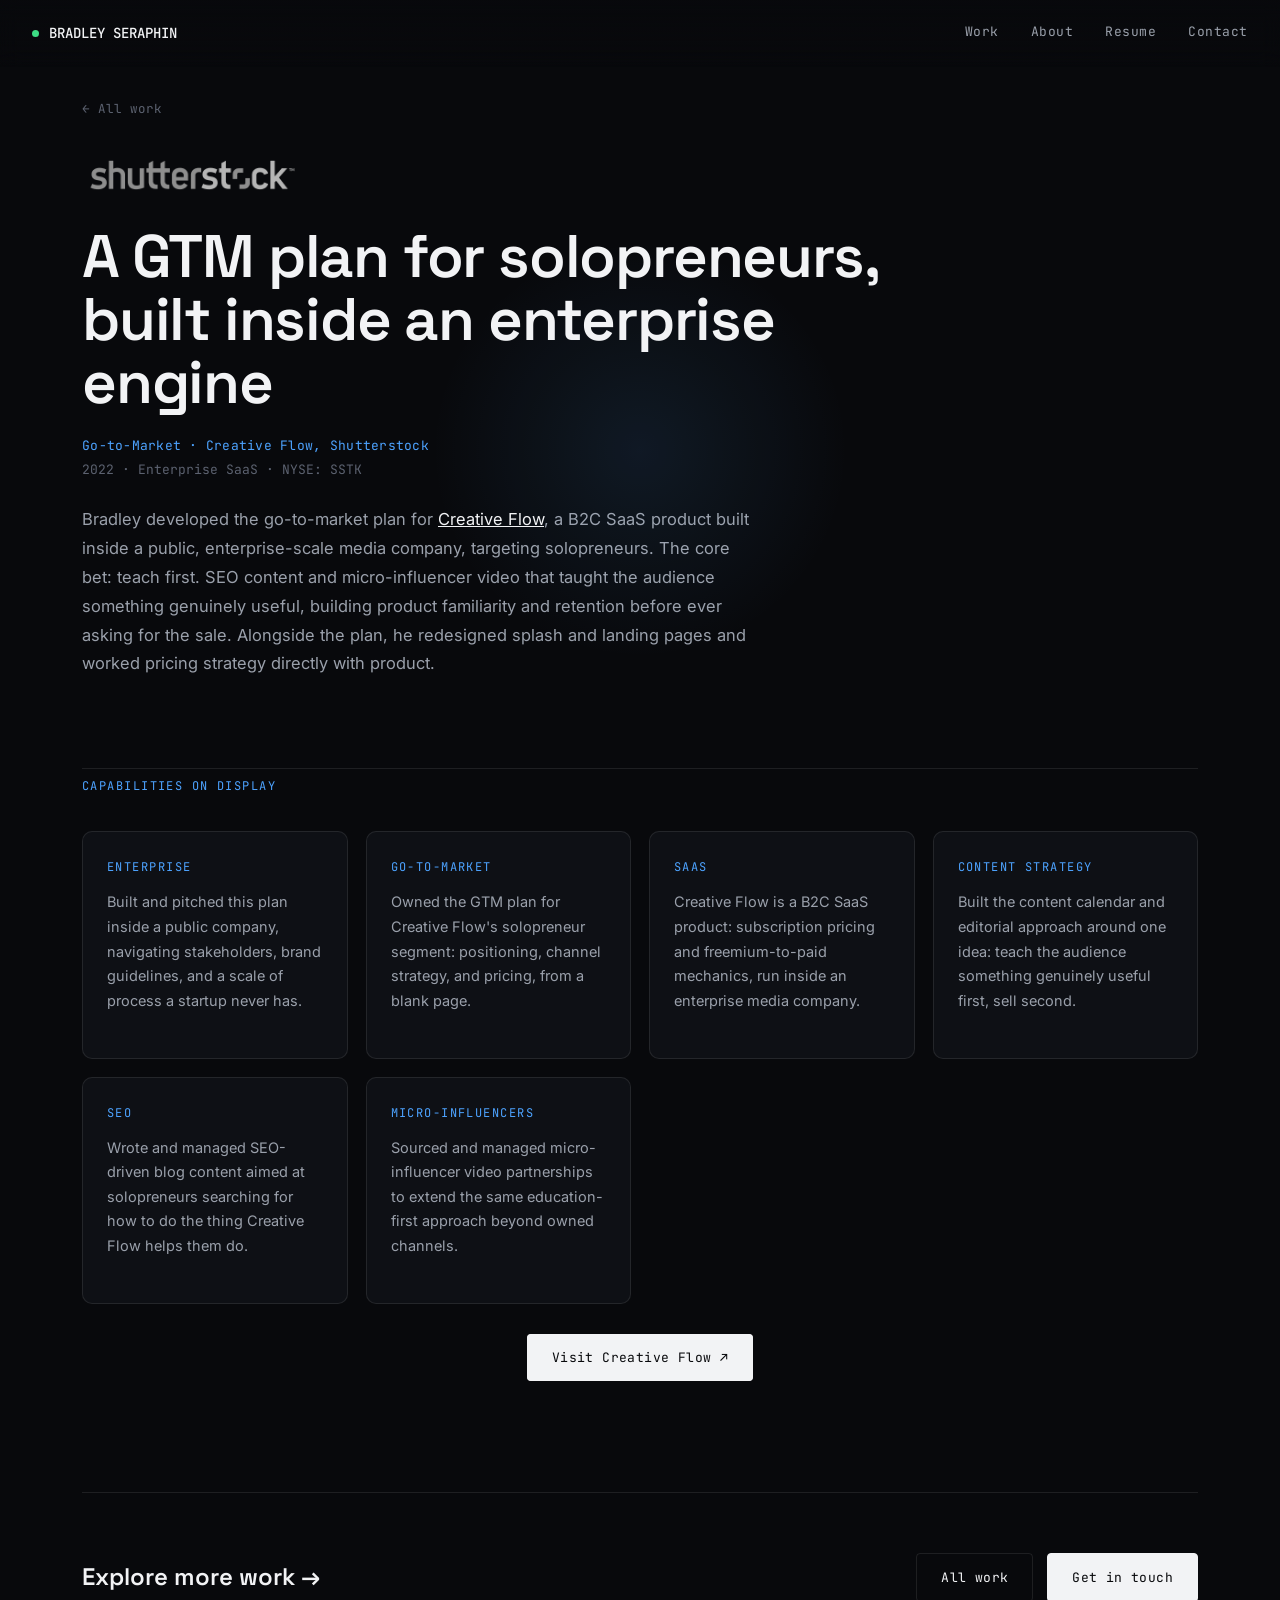
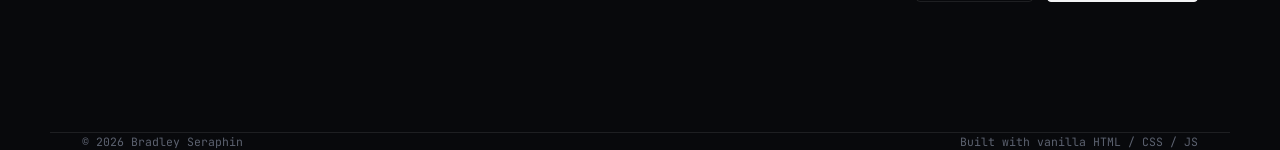
<file: work/shutterstock.html>
<!DOCTYPE html>
<html lang="en">
<head>
<meta charset="UTF-8">
<meta name="viewport" content="width=device-width, initial-scale=1.0">
<title>Shutterstock | Bradley Seraphin</title>
<meta name="description" content="How Bradley Seraphin built the go-to-market plan for Shutterstock's Creative Flow: enterprise SaaS, content-led growth, SEO, and micro-influencer strategy for a solopreneur audience.">
<link rel="preconnect" href="https://fonts.googleapis.com">
<link rel="preconnect" href="https://fonts.gstatic.com" crossorigin>
<link href="https://fonts.googleapis.com/css2?family=Space+Grotesk:wght@500;600;700&family=Inter:wght@400;500&family=JetBrains+Mono:wght@400;500&display=swap" rel="stylesheet">
<link rel="stylesheet" href="../css/style.css">
</head>
<body>

<div class="cursor-glow"></div>

<nav class="nav scrolled">
  <a href="../index.html#top" class="nav__mark"><span class="nav__dot"></span>BRADLEY SERAPHIN</a>
  <div class="nav__links">
    <a href="../index.html#work">Work</a>
    <a href="../index.html#about">About</a>
    <a href="../assets/Bradley-Seraphin-Resume.pdf" download>Resume</a>
    <a href="../index.html#contact">Contact</a>
  </div>
</nav>

<main>
  <div class="wrap">
    <a href="../index.html#work" class="back-link reveal">← All work</a>

    <header class="page-hero reveal">
      <img src="../assets/logos/shutterstock.png" alt="Shutterstock" class="page-hero__logo" style="max-height:40px;">
      <h1>A GTM plan for solopreneurs, built inside an enterprise engine</h1>
      <div class="page-hero__role">Go-to-Market · Creative Flow, Shutterstock</div>
      <div class="page-hero__meta">2022 · Enterprise SaaS · NYSE: SSTK</div>
      <p style="max-width:680px; color:var(--ink-dim); font-size:16.5px; margin-top:26px; line-height:1.75;">
        Bradley developed the go-to-market plan for <a href="https://www.shutterstock.com/creative-flow" target="_blank" rel="noopener" style="color:var(--ink); text-decoration:underline;">Creative Flow</a>,
        a B2C SaaS product built inside a public, enterprise-scale media company, targeting solopreneurs.
        The core bet: teach first. SEO content and micro-influencer video that taught the audience something
        genuinely useful, building product familiarity and retention before ever asking for the sale.
        Alongside the plan, he redesigned splash and landing pages and worked pricing strategy directly
        with product.
      </p>
    </header>

    <section class="chapter reveal" style="border-top:none; padding-top:8px;">
      <div class="mono-tag">Capabilities on display</div>
      <div class="capability-grid">
        <div class="capability-card">
          <span class="mono-tag">Enterprise</span>
          <p>Built and pitched this plan inside a public company, navigating stakeholders, brand
            guidelines, and a scale of process a startup never has.</p>
        </div>
        <div class="capability-card">
          <span class="mono-tag">Go-to-market</span>
          <p>Owned the GTM plan for Creative Flow's solopreneur segment: positioning, channel
            strategy, and pricing, from a blank page.</p>
        </div>
        <div class="capability-card">
          <span class="mono-tag">SaaS</span>
          <p>Creative Flow is a B2C SaaS product: subscription pricing and freemium-to-paid mechanics,
            run inside an enterprise media company.</p>
        </div>
        <div class="capability-card">
          <span class="mono-tag">Content strategy</span>
          <p>Built the content calendar and editorial approach around one idea: teach the audience
            something genuinely useful first, sell second.</p>
        </div>
        <div class="capability-card">
          <span class="mono-tag">SEO</span>
          <p>Wrote and managed SEO-driven blog content aimed at solopreneurs searching for how to do
            the thing Creative Flow helps them do.</p>
        </div>
        <div class="capability-card">
          <span class="mono-tag">Micro-influencers</span>
          <p>Sourced and managed micro-influencer video partnerships to extend the same education-first
            approach beyond owned channels.</p>
        </div>
      </div>

      <div style="text-align:center; margin-top:40px;">
        <a href="https://www.shutterstock.com/creative-flow" target="_blank" rel="noopener" class="btn btn--solid">Visit Creative Flow ↗</a>
      </div>
    </section>

    <div class="page-cta reveal">
      <h3>Explore more work →</h3>
      <div style="display:flex; gap:14px;">
        <a href="../index.html#work" class="btn btn--ghost">All work</a>
        <a href="../index.html#contact" class="btn btn--solid">Get in touch</a>
      </div>
    </div>
  </div>
</main>

<footer class="wrap">
  <span>© 2026 Bradley Seraphin</span>
  <span>Built with vanilla HTML / CSS / JS</span>
</footer>

<script src="../js/main.js"></script>
</body>
</html>
</file>
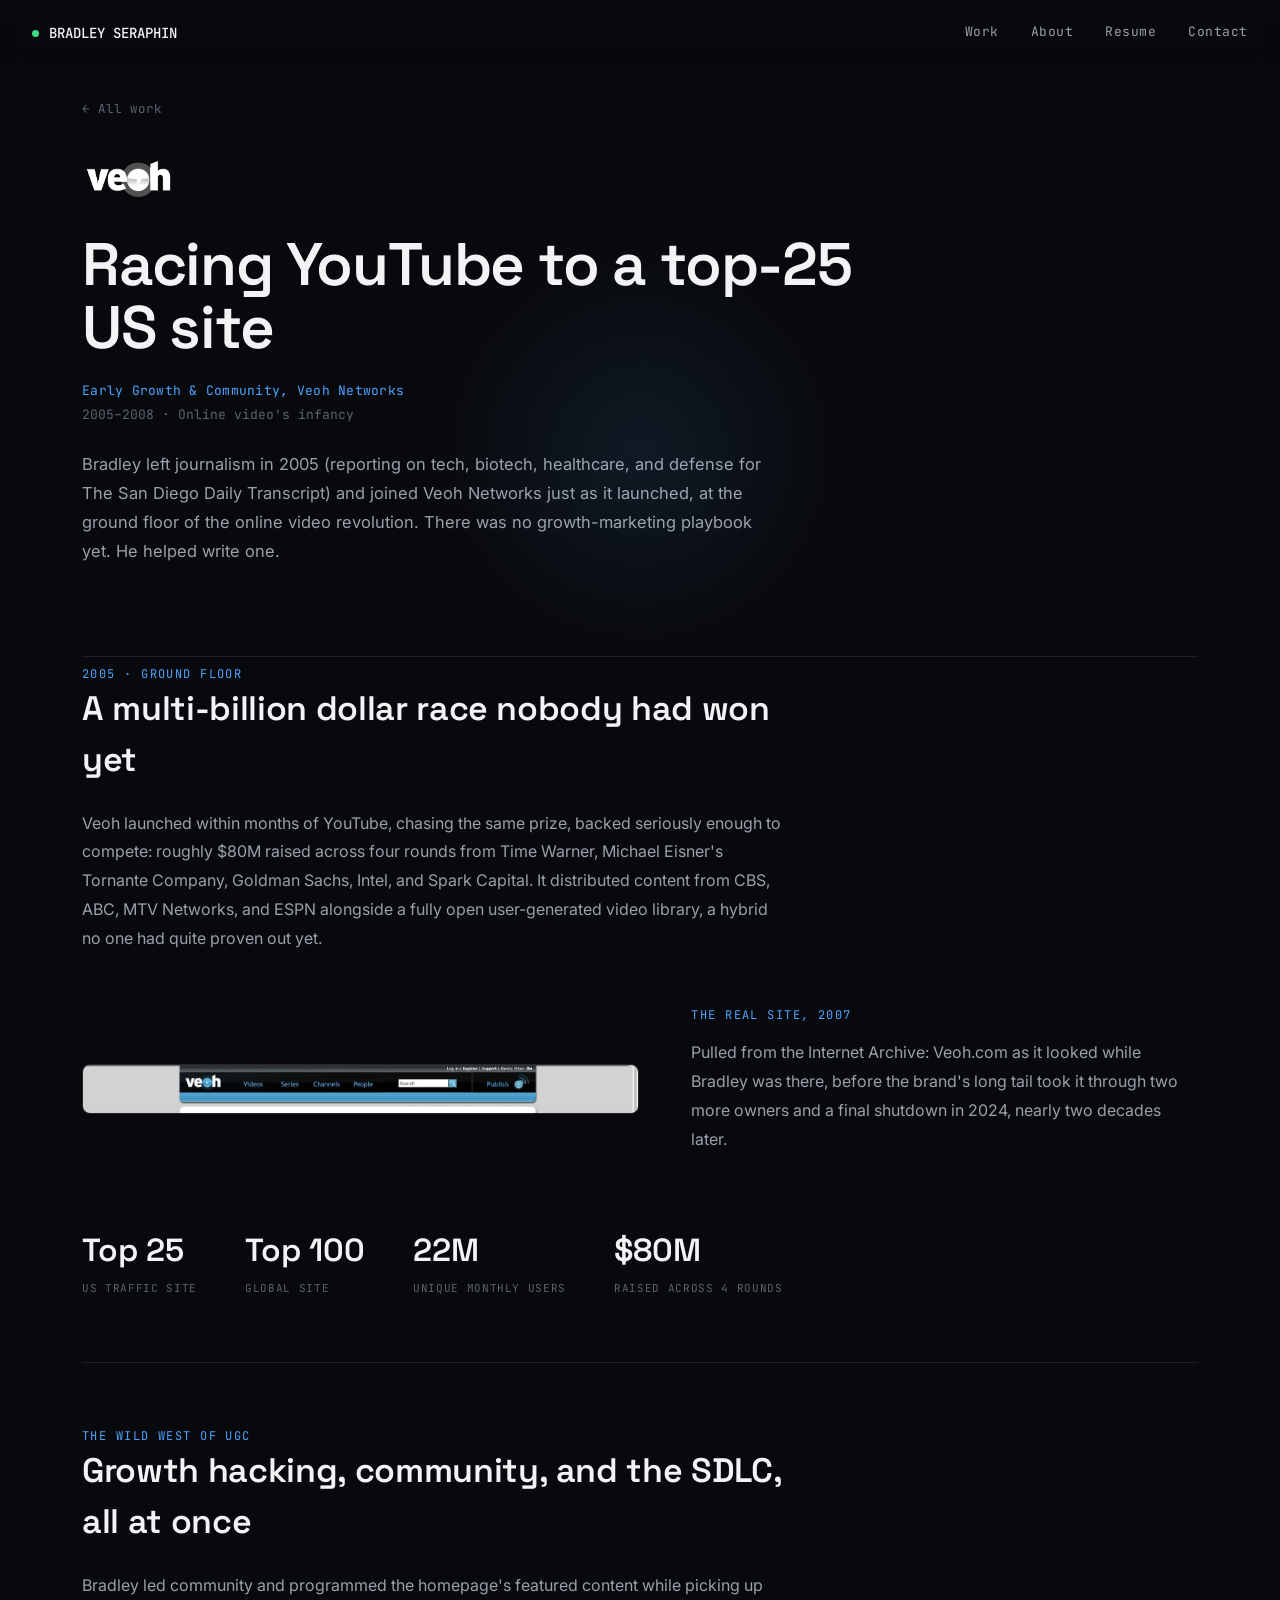
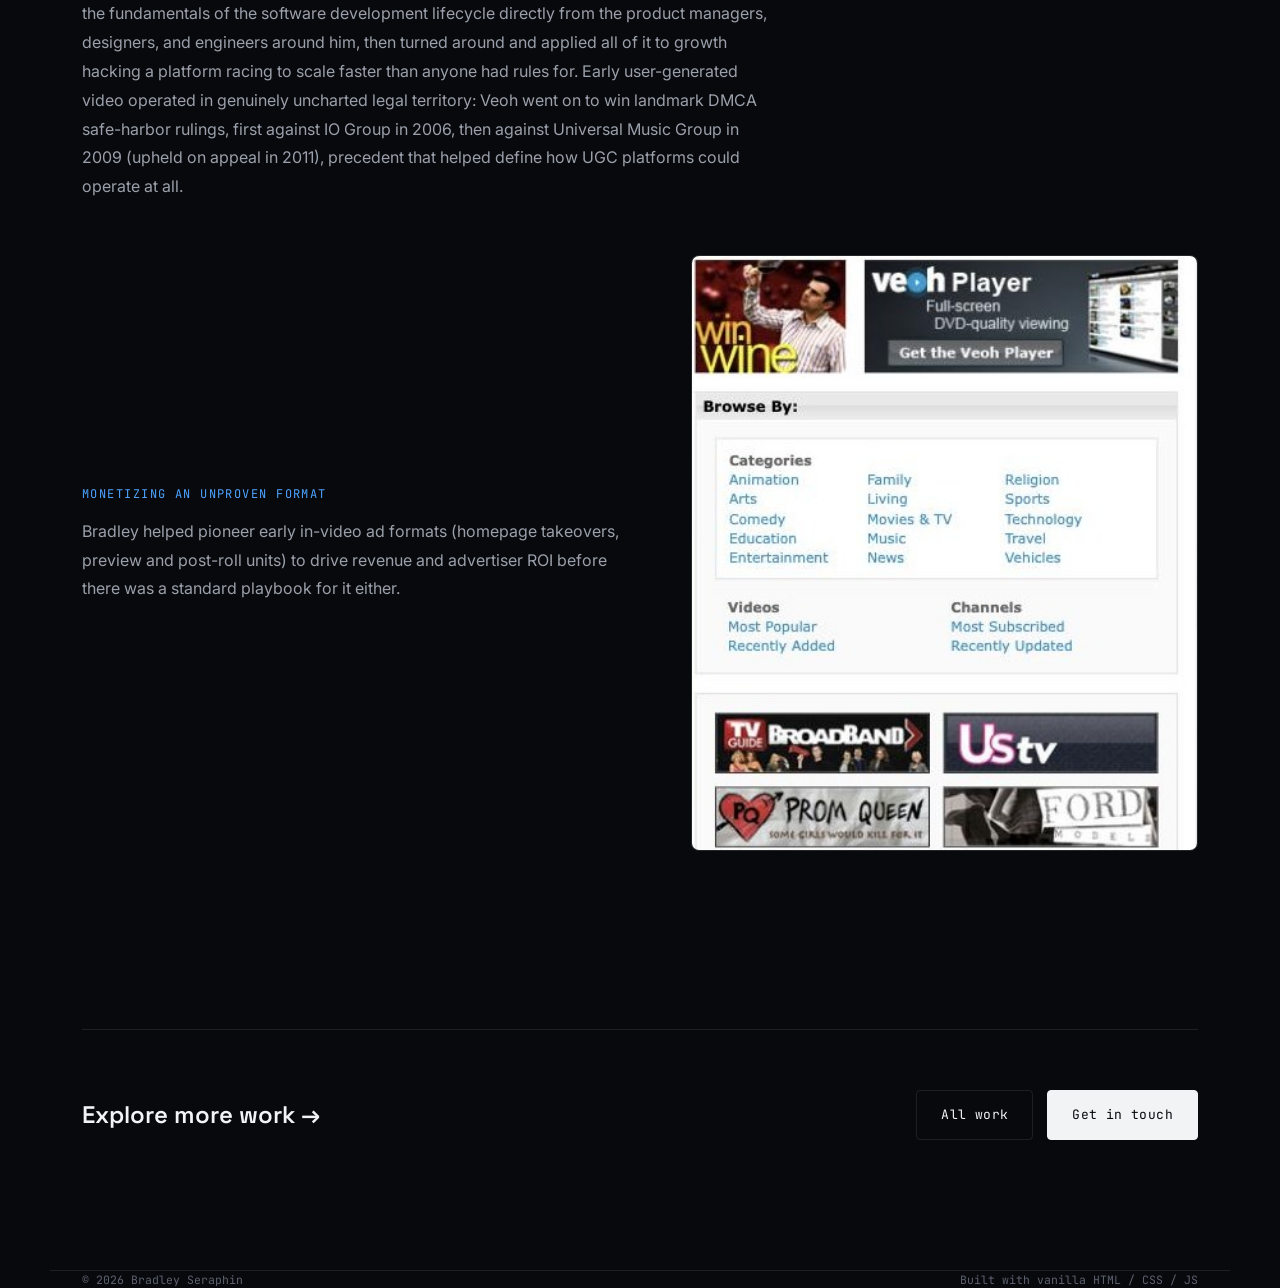
<file: work/veoh.html>
<!DOCTYPE html>
<html lang="en">
<head>
<meta charset="UTF-8">
<meta name="viewport" content="width=device-width, initial-scale=1.0">
<title>Veoh Networks | Bradley Seraphin</title>
<meta name="description" content="How Bradley Seraphin helped grow Veoh Networks from 0 to a top-25 US site, racing YouTube in the earliest days of online video.">
<link rel="preconnect" href="https://fonts.googleapis.com">
<link rel="preconnect" href="https://fonts.gstatic.com" crossorigin>
<link href="https://fonts.googleapis.com/css2?family=Space+Grotesk:wght@500;600;700&family=Inter:wght@400;500&family=JetBrains+Mono:wght@400;500&display=swap" rel="stylesheet">
<link rel="stylesheet" href="../css/style.css">
</head>
<body>

<div class="cursor-glow"></div>

<nav class="nav scrolled">
  <a href="../index.html#top" class="nav__mark"><span class="nav__dot"></span>BRADLEY SERAPHIN</a>
  <div class="nav__links">
    <a href="../index.html#work">Work</a>
    <a href="../index.html#about">About</a>
    <a href="../assets/Bradley-Seraphin-Resume.pdf" download>Resume</a>
    <a href="../index.html#contact">Contact</a>
  </div>
</nav>

<main>
  <div class="wrap">
    <a href="../index.html#work" class="back-link reveal">← All work</a>

    <header class="page-hero reveal">
      <img src="../assets/logos/veoh.png" alt="Veoh" class="page-hero__logo" style="max-height:40px;">
      <h1>Racing YouTube to a top-25 US site</h1>
      <div class="page-hero__role">Early Growth &amp; Community, Veoh Networks</div>
      <div class="page-hero__meta">2005–2008 · Online video's infancy</div>
      <p style="max-width:680px; color:var(--ink-dim); font-size:16.5px; margin-top:26px; line-height:1.75;">
        Bradley left journalism in 2005 (reporting on tech, biotech, healthcare, and defense for The
        San Diego Daily Transcript) and joined Veoh Networks just as it launched, at the ground floor
        of the online video revolution. There was no growth-marketing playbook yet. He helped write one.
      </p>
    </header>

    <section class="chapter reveal" style="border-top:none; padding-top:8px;">
      <div class="mono-tag">2005 · Ground floor</div>
      <h2 class="chapter__title">A multi-billion dollar race nobody had won yet</h2>
      <p style="max-width:700px;">
        Veoh launched within months of YouTube, chasing the same prize, backed seriously enough to
        compete: roughly $80M raised across four rounds from Time Warner, Michael Eisner's Tornante
        Company, Goldman Sachs, Intel, and Spark Capital. It distributed content from CBS, ABC, MTV
        Networks, and ESPN alongside a fully open user-generated video library, a hybrid no one had
        quite proven out yet.
      </p>

      <div class="weave">
        <div class="weave__media">
          <img src="img/veoh-nav-2007.jpg" alt="Veoh.com navigation bar, archived April 2007">
        </div>
        <div class="weave__text">
          <span class="mono-tag">The real site, 2007</span>
          <p>
            Pulled from the Internet Archive: Veoh.com as it looked while Bradley was there, before
            the brand's long tail took it through two more owners and a final shutdown in 2024,
            nearly two decades later.
          </p>
        </div>
      </div>

      <div class="metric-row" style="margin-top:8px;">
        <div><b>Top 25</b><span>US traffic site</span></div>
        <div><b>Top 100</b><span>global site</span></div>
        <div><b>22M</b><span>unique monthly users</span></div>
        <div><b>$80M</b><span>raised across 4 rounds</span></div>
      </div>
    </section>

    <section class="chapter reveal">
      <div class="mono-tag">The wild west of UGC</div>
      <h2 class="chapter__title">Growth hacking, community, and the SDLC, all at once</h2>
      <p style="max-width:700px;">
        Bradley led community and programmed the homepage's featured content while picking up the
        fundamentals of the software development lifecycle directly from the product managers,
        designers, and engineers around him, then turned around and applied all of it to growth
        hacking a platform racing to scale faster than anyone had rules for. Early user-generated
        video operated in genuinely uncharted legal territory: Veoh went on to win landmark DMCA
        safe-harbor rulings, first against IO Group in 2006, then against Universal Music Group in
        2009 (upheld on appeal in 2011), precedent that helped define how UGC platforms could
        operate at all.
      </p>

      <div class="weave reverse">
        <div class="weave__media">
          <img src="img/veoh-ads-2007.jpg" alt="Veoh.com category browser and real 2007 advertiser units">
        </div>
        <div class="weave__text">
          <span class="mono-tag">Monetizing an unproven format</span>
          <p>
            Bradley helped pioneer early in-video ad formats (homepage takeovers, preview and
            post-roll units) to drive revenue and advertiser ROI before there was a standard
            playbook for it either.
          </p>
        </div>
      </div>
    </section>

    <div class="page-cta reveal">
      <h3>Explore more work →</h3>
      <div style="display:flex; gap:14px;">
        <a href="../index.html#work" class="btn btn--ghost">All work</a>
        <a href="../index.html#contact" class="btn btn--solid">Get in touch</a>
      </div>
    </div>
  </div>
</main>

<footer class="wrap">
  <span>© 2026 Bradley Seraphin</span>
  <span>Built with vanilla HTML / CSS / JS</span>
</footer>

<script src="../js/main.js"></script>
</body>
</html>
</file>
<file: css/style.css>
/* ============================================================
   Bradley Seraphin — Marketing Technologist
   ============================================================ */

:root {
  --bg: #08090c;
  --bg-alt: #0e1015;
  --ink: #f2f3f5;
  --ink-dim: #9aa0ab;
  --ink-faint: #5c6270;
  --accent: #4da3ff;
  --accent-dim: #1f4c85;
  --line: rgba(255, 255, 255, 0.09);
  --mono: "JetBrains Mono", ui-monospace, SFMono-Regular, Menlo, monospace;
  --sans: "Space Grotesk", -apple-system, BlinkMacSystemFont, "Segoe UI", sans-serif;
  --body: "Inter", -apple-system, BlinkMacSystemFont, "Segoe UI", sans-serif;
  --ease: cubic-bezier(0.16, 1, 0.3, 1);
  --section-y: clamp(72px, 9vw, 120px);
}

* { margin: 0; padding: 0; box-sizing: border-box; }

html { scroll-behavior: smooth; }

body {
  background: var(--bg);
  color: var(--ink);
  font-family: var(--body);
  line-height: 1.5;
  overflow-x: hidden;
  -webkit-font-smoothing: antialiased;
}

a { color: inherit; text-decoration: none; }

img { display: block; max-width: 100%; }

section { position: relative; }

.wrap {
  max-width: 1180px;
  margin: 0 auto;
  padding: 0 32px;
}

.mono-tag {
  font-family: var(--mono);
  font-size: 12px;
  letter-spacing: 0.12em;
  text-transform: uppercase;
  color: var(--accent);
}

/* ---------------- Nav ---------------- */

.nav {
  position: fixed;
  top: 0; left: 0; right: 0;
  z-index: 100;
  display: flex;
  align-items: center;
  justify-content: space-between;
  padding: 22px 32px;
  backdrop-filter: blur(10px);
  background: linear-gradient(180deg, rgba(8,9,12,0.85), rgba(8,9,12,0));
  transition: background 0.3s var(--ease);
}

.nav.scrolled {
  background: rgba(8,9,12,0.85);
  border-bottom: 1px solid var(--line);
}

.nav__mark {
  font-family: var(--mono);
  font-weight: 500;
  font-size: 14px;
  display: flex;
  align-items: center;
  gap: 10px;
}

.nav__dot {
  width: 7px; height: 7px;
  border-radius: 50%;
  background: #3ddc84;
  box-shadow: 0 0 0 0 rgba(61,220,132,0.6);
  animation: pulse 2.4s infinite;
}

@keyframes pulse {
  0% { box-shadow: 0 0 0 0 rgba(61,220,132,0.5); }
  70% { box-shadow: 0 0 0 8px rgba(61,220,132,0); }
  100% { box-shadow: 0 0 0 0 rgba(61,220,132,0); }
}

.nav__links {
  display: flex;
  gap: 32px;
  font-family: var(--mono);
  font-size: 13px;
  letter-spacing: 0.04em;
}

.nav__links a {
  position: relative;
  color: var(--ink-dim);
  transition: color 0.2s;
  padding-bottom: 3px;
}
.nav__links a::after {
  content: "";
  position: absolute;
  left: 0; bottom: 0;
  width: 0; height: 1px;
  background: var(--accent);
  transition: width 0.25s var(--ease);
}
.nav__links a:hover { color: var(--ink); }
.nav__links a:hover::after { width: 100%; }

/* ---------------- Hero (legacy base — kept for work pages) ---------------- */

.hero {
  height: 100vh;
  min-height: 640px;
  display: flex;
  align-items: center;
  overflow: hidden;
  background: var(--bg);
}

.hero__title {
  font-family: var(--sans);
  font-weight: 600;
  font-size: clamp(40px, 7vw, 92px);
  line-height: 0.98;
  letter-spacing: -0.02em;
  max-width: 900px;
}

.hero__title .word {
  display: inline-block;
  overflow: hidden;
  vertical-align: top;
}

.hero__title .word span {
  display: inline-block;
  transform: translateY(110%);
  animation: rise 0.85s var(--ease) forwards;
}

.hero__title .line-break { display: block; }

.hero__title .accent { color: var(--accent); }

@keyframes rise {
  to { transform: translateY(0); opacity: 1; }
}

.hero__sub {
  margin-top: 28px;
  max-width: 560px;
  font-size: clamp(16px, 1.6vw, 19px);
  color: var(--ink-dim);
  opacity: 0;
  animation: rise 0.7s var(--ease) 0.9s forwards;
}

.btn {
  font-family: var(--mono);
  font-size: 13px;
  letter-spacing: 0.03em;
  padding: 14px 24px;
  border-radius: 4px;
  border: 1px solid var(--line);
  transition: all 0.25s var(--ease);
}

.btn--solid {
  background: var(--ink);
  color: var(--bg);
  border-color: var(--ink);
}
.btn--solid:hover { background: var(--accent); border-color: var(--accent); color: var(--bg); }

.btn--ghost:hover { border-color: var(--ink-dim); color: var(--ink); }

/* ---------------- Marquee ---------------- */

.marquee-section {
  border-top: 1px solid var(--line);
  border-bottom: 1px solid var(--line);
  padding: 26px 0;
  background: var(--bg-alt);
  overflow: hidden;
}

.marquee {
  display: flex;
  width: max-content;
  will-change: transform;
  animation: scroll-left 32s linear infinite;
}

.marquee-section:hover .marquee { animation-play-state: paused; }

.marquee__group {
  display: flex;
  align-items: center;
  flex-shrink: 0;
}

.marquee__item {
  font-family: var(--mono);
  font-size: 15px;
  color: var(--ink-dim);
  padding: 0 28px;
  white-space: nowrap;
  transition: color 0.2s;
  display: flex;
  align-items: center;
}
.marquee__item:hover { color: var(--ink); }

.marquee__logo {
  height: 28px;
  width: auto;
  object-fit: contain;
  filter: grayscale(1) brightness(1.6);
  opacity: 0.7;
  transition: filter 0.25s, opacity 0.25s;
}
.marquee__item:hover .marquee__logo {
  filter: none;
  opacity: 1;
}
.marquee__item--icon .marquee__logo { height: 36px; }

.marquee__dot {
  color: var(--accent-dim);
  padding: 0 4px;
}

@keyframes scroll-left {
  from { transform: translate3d(0, 0, 0); }
  to { transform: translate3d(var(--marquee-shift, -50%), 0, 0); }
}

/* ---------------- Section heads ---------------- */

.section-head {
  display: flex;
  flex-direction: column;
  align-items: flex-start;
  gap: 12px;
  margin-bottom: 28px;
  flex-wrap: wrap;
}

.section-head h2 {
  font-family: var(--sans);
  font-size: clamp(28px, 4vw, 44px);
  font-weight: 600;
  letter-spacing: -0.01em;
}

.section-head p {
  color: var(--ink-dim);
  max-width: 560px;
  font-size: 14px;
}

.section-pad { padding: var(--section-y) 0; }

/* ---------------- Reveal ---------------- */

.reveal {
  opacity: 0;
  transform: translateY(28px);
  transition: opacity 0.7s var(--ease), transform 0.7s var(--ease);
}
.reveal.in-view { opacity: 1; transform: translateY(0); }

/* ---------------- Work grid ---------------- */

.work-grid {
  display: grid;
  gap: 1px;
  background: var(--line);
  border: 1px solid var(--line);
}

.case {
  background: var(--bg);
  padding: 36px;
  cursor: pointer;
  transition: background 0.3s;
  overflow: hidden;
}
.case:hover { background: var(--bg-alt); }

.case__top {
  display: flex;
  justify-content: space-between;
  align-items: flex-start;
  gap: 20px;
}

.case__num {
  font-family: var(--mono);
  font-size: 12px;
  color: var(--ink-faint);
}

.case__toggle {
  font-family: var(--mono);
  font-size: 20px;
  color: var(--ink-faint);
  transition: transform 0.35s var(--ease), color 0.2s;
  flex-shrink: 0;
}
.case.open .case__toggle { transform: rotate(45deg); color: var(--accent); }

.case__title {
  font-family: var(--sans);
  font-size: clamp(20px, 2.4vw, 27px);
  font-weight: 600;
  margin-top: 18px;
  letter-spacing: -0.01em;
}

.case__brand {
  font-family: var(--mono);
  font-size: 12px;
  color: var(--accent);
  text-transform: uppercase;
  letter-spacing: 0.08em;
  margin-top: 6px;
}

.case__era {
  font-family: var(--mono);
  font-size: 11px;
  color: var(--ink-faint);
  letter-spacing: 0.04em;
  margin-top: 8px;
}

.case__metrics {
  display: flex;
  gap: 28px;
  margin-top: 22px;
  flex-wrap: wrap;
}

.case__visuals {
  display: flex;
  gap: 10px;
  margin-top: 22px;
  flex-wrap: wrap;
}
.case__visual {
  position: relative;
  width: 150px;
  aspect-ratio: 16/9;
  border-radius: 6px;
  overflow: hidden;
  border: 1px solid var(--line);
  background: var(--bg-alt);
  flex-shrink: 0;
  display: block;
}
.case__visual img {
  width: 100%;
  height: 100%;
  object-fit: cover;
  display: block;
  transition: transform 0.35s var(--ease));
}
.case__visual:hover img { transform: scale(1.06); }
.case__visual__play {
  position: absolute;
  inset: 0;
  display: flex;
  align-items: center;
  justify-content: center;
  background: rgba(8,9,12,0.18);
  pointer-events: none;
}
.case__visual__play span {
  width: 30px;
  height: 30px;
  border-radius: 50%;
  background: rgba(8,9,12,0.55);
  backdrop-filter: blur(2px);
  display: flex;
  align-items: center;
  justify-content: center;
  color: #fff;
  font-size: 11px;
}

@media (max-width: 640px) {
  .case__visual { width: 120px; }
}

@media (min-width: 901px) {
  .case__metrics { float: left; margin-right: 24px; margin-top: 22px; }
  .case__visuals { float: right; margin-top: 22px; }
  .case__detail { clear: both; }
}

.case__metric b {
  font-family: var(--sans);
  font-size: 22px;
  display: block;
  color: var(--ink);
}
.case__metric span {
  font-size: 11px;
  color: var(--ink-faint);
  font-family: var(--mono);
  text-transform: uppercase;
  letter-spacing: 0.06em;
}

.case__detail {
  max-height: 0;
  overflow: hidden;
  transition: max-height 0.5s var(--ease), margin-top 0.5s var(--ease);
}
.case.open .case__detail { max-height: 500px; margin-top: 22px; }

.case__detail p {
  color: var(--ink-dim);
  font-size: 14.5px;
  line-height: 1.7;
  max-width: 640px;
}

/* ---------------- Stack ---------------- */

.stack-strip {
  padding: 60px 0;
  border-top: 1px solid var(--line);
}

.stack-list {
  display: flex;
  flex-wrap: wrap;
  gap: 10px;
  font-family: var(--mono);
}

.stack-list span {
  font-size: 12.5px;
  padding: 7px 14px;
  border: 1px solid var(--line);
  border-radius: 100px;
  color: var(--ink-dim);
}

/* ---------------- Creative feature ---------------- */

.creative-feature {
  padding: var(--section-y) 0;
  border-top: 1px solid var(--line);
  border-bottom: 1px solid var(--line);
  background: var(--bg-alt);
}

.creative-feature__inner {
  display: grid;
  grid-template-columns: 1fr 1fr;
  gap: 80px;
  align-items: center;
}

.creative-feature__hed {
  font-family: var(--sans);
  font-weight: 600;
  font-size: clamp(36px, 5vw, 58px);
  letter-spacing: -0.02em;
  margin-top: 18px;
  line-height: 1;
}

.creative-feature__copy p {
  color: var(--ink-dim);
  font-size: 16px;
  line-height: 1.75;
  max-width: 400px;
  margin-top: 20px;
}

.creative-feature__cta {
  display: inline-block;
  margin-top: 36px;
}

.creative-feature__strip {
  display: grid;
  grid-template-columns: repeat(3, 1fr);
  gap: 14px;
}

.creative-feature__thumb {
  position: relative;
  display: block;
  aspect-ratio: 9 / 16;
  border-radius: 8px;
  overflow: hidden;
  border: 1px solid var(--line);
  background: var(--bg);
}

.creative-feature__thumb img {
  width: 100%;
  height: 100%;
  object-fit: cover;
  display: block;
  filter: grayscale(0.25) brightness(0.9);
  transition: filter 0.4s var(--ease), transform 0.4s var(--ease);
}

.creative-feature__thumb:hover img {
  filter: grayscale(0) brightness(1);
  transform: scale(1.04);
}

.creative-feature__play {
  position: absolute;
  inset: 0;
  display: flex;
  align-items: center;
  justify-content: center;
  pointer-events: none;
}

.creative-feature__play::after {
  content: "▶";
  width: 42px;
  height: 42px;
  border-radius: 50%;
  background: rgba(8, 9, 12, 0.55);
  border: 1.5px solid rgba(255, 255, 255, 0.3);
  backdrop-filter: blur(4px);
  display: flex;
  align-items: center;
  justify-content: center;
  font-size: 14px;
  color: #fff;
  transition: background 0.25s, border-color 0.25s;
}

.creative-feature__thumb:hover .creative-feature__play::after {
  background: rgba(77, 163, 255, 0.25);
  border-color: rgba(77, 163, 255, 0.7);
}

@media (max-width: 860px) {
  .creative-feature__inner { grid-template-columns: 1fr; gap: 48px; }
  .creative-feature__copy p { max-width: none; }
  .creative-feature__strip { max-width: 480px; }
}

/* ---------------- About ---------------- */

.about {
  display: grid;
  grid-template-columns: 0.8fr 1.2fr;
  gap: 70px;
  align-items: center;
}

.about__img {
  position: relative;
  border-radius: 6px;
  overflow: hidden;
  border: 1px solid var(--line);
}
.about__img img {
  filter: grayscale(1) contrast(1.05);
  width: 100%;
}

.about__body p {
  font-size: 16.5px;
  color: var(--ink-dim);
  margin-bottom: 18px;
  max-width: 560px;
  line-height: 1.75;
}

.about__body p strong { color: var(--ink); font-weight: 500; }

.traits {
  display: flex;
  flex-wrap: wrap;
  gap: 8px;
  margin-top: 28px;
}
.traits span {
  font-family: var(--mono);
  font-size: 11px;
  color: var(--ink-dim);
  border: 1px solid rgba(255,255,255,.14);
  padding: 6px 12px;
  border-radius: 100px;
}

/* ---------------- Contact ---------------- */

.contact {
  text-align: center;
  padding-bottom: var(--section-y);
}

.contact h2 {
  font-family: var(--sans);
  font-size: clamp(34px, 6vw, 68px);
  font-weight: 600;
  letter-spacing: -0.02em;
  line-height: 1.05;
  max-width: 780px;
  margin: 0 auto 30px;
}

.contact h2 .accent { color: var(--accent); }

.contact p {
  color: var(--ink-dim);
  margin-bottom: 40px;
}

.contact-links {
  display: flex;
  justify-content: center;
  gap: 18px;
  flex-wrap: wrap;
}

footer {
  border-top: 1px solid var(--line);
  padding: 28px 0;
  display: flex;
  justify-content: space-between;
  font-family: var(--mono);
  font-size: 11.5px;
  color: var(--ink-faint);
  flex-wrap: wrap;
  gap: 10px;
}

/* ---------------- Cursor glow ---------------- */

.cursor-glow {
  position: fixed;
  width: 420px;
  height: 420px;
  border-radius: 50%;
  background: radial-gradient(circle, rgba(77,163,255,0.10), transparent 70%);
  pointer-events: none;
  transform: translate(-50%, -50%);
  z-index: 1;
  mix-blend-mode: screen;
  will-change: transform;
}

/* ---------------- Work detail page ---------------- */

.back-link {
  display: inline-flex;
  align-items: center;
  gap: 8px;
  font-family: var(--mono);
  font-size: 12.5px;
  color: var(--ink-faint);
  margin-top: 100px;
  transition: color 0.2s;
}
.back-link:hover { color: var(--accent); }

.page-hero {
  padding: 40px 0 90px;
  border-bottom: 1px solid var(--line);
}

.page-hero__logo {
  max-height: 64px;
  max-width: 220px;
  filter: grayscale(1) brightness(1.6);
  margin-bottom: 34px;
}

.page-hero h1 {
  font-family: var(--sans);
  font-weight: 600;
  font-size: clamp(32px, 5.5vw, 60px);
  letter-spacing: -0.02em;
  max-width: 820px;
  line-height: 1.05;
}

.page-hero__role {
  font-family: var(--mono);
  font-size: 13px;
  color: var(--accent);
  margin-top: 22px;
  letter-spacing: 0.02em;
}

.page-hero__meta {
  color: var(--ink-faint);
  font-size: 13px;
  margin-top: 4px;
  font-family: var(--mono);
}

.metric-row {
  display: flex;
  flex-wrap: wrap;
  gap: 48px;
  margin-top: 48px;
}
.metric-row b {
  font-family: var(--sans);
  font-size: 32px;
  font-weight: 600;
  display: block;
  color: var(--ink);
}
.metric-row span {
  font-family: var(--mono);
  font-size: 11px;
  color: var(--ink-faint);
  text-transform: uppercase;
  letter-spacing: 0.06em;
}

.narrative {
  max-width: 720px;
}
.narrative h2 {
  font-family: var(--sans);
  font-size: 22px;
  font-weight: 600;
  margin-bottom: 22px;
}
.narrative p {
  color: var(--ink-dim);
  font-size: 16px;
  line-height: 1.8;
  margin-bottom: 20px;
}
.narrative p strong { color: var(--ink); font-weight: 500; }

.gallery {
  display: grid;
  grid-template-columns: repeat(6, 1fr);
  gap: 14px;
  margin-top: 20px;
}
.gallery__item {
  border: 1px solid var(--line);
  border-radius: 6px;
  overflow: hidden;
  background: var(--bg-alt);
}
.gallery__item img {
  width: 100%;
  height: 100%;
  object-fit: cover;
  display: block;
  transition: transform 0.5s var(--ease);
}
.gallery__item:hover img { transform: scale(1.05); }

.gallery__wide { grid-column: span 6; aspect-ratio: 16/8; }
.gallery__med { grid-column: span 3; aspect-ratio: 4/3; }
.gallery__sq { grid-column: span 2; aspect-ratio: 1/1; }

.page-cta {
  display: flex;
  justify-content: space-between;
  align-items: center;
  flex-wrap: wrap;
  gap: 20px;
  padding: 60px 0 130px;
  margin-top: 60px;
  border-top: 1px solid var(--line);
}
.page-cta h3 {
  font-family: var(--sans);
  font-size: 24px;
  font-weight: 600;
}

@media (max-width: 760px) {
  .gallery { grid-template-columns: repeat(2, 1fr); }
  .gallery__wide { grid-column: span 2; }
  .gallery__med { grid-column: span 2; aspect-ratio: 16/10; }
  .gallery__sq { grid-column: span 1; }
  .back-link { margin-top: 90px; }
}

/* ---------------- Social grid ---------------- */

.social-grid {
  display: grid;
  grid-template-columns: repeat(3, 1fr);
  gap: 16px;
  margin: 30px 0 8px;
}
.social-grid__item {
  display: block;
  border: 1px solid var(--line);
  border-radius: 8px;
  overflow: hidden;
  background: var(--bg-alt);
}
.social-grid__item img {
  width: 100%;
  display: block;
  aspect-ratio: 4/3;
  object-fit: cover;
  object-position: top;
}
.social-grid__cap {
  padding: 12px 14px;
  font-family: var(--mono);
  font-size: 11px;
  color: var(--ink-faint);
  border-top: 1px solid var(--line);
}
.social-grid__cap b { color: var(--ink-dim); font-weight: 500; }

.growth-card {
  border: 1px solid var(--line);
  border-radius: 10px;
  background: var(--bg-alt);
  padding: 28px 30px 20px;
  margin: 28px 0 8px;
  display: grid;
  grid-template-columns: 1.3fr 1fr;
  gap: 30px;
  align-items: center;
}
.growth-card__chart svg { width: 100%; height: auto; display: block; }
.growth-card__side {
  display: flex;
  flex-direction: column;
  gap: 18px;
}
.growth-card__side .mono-tag { display: block; }
.growth-stat b {
  font-family: var(--sans);
  font-size: 26px;
  font-weight: 600;
  display: block;
  color: var(--ink);
}
.growth-stat span {
  font-family: var(--mono);
  font-size: 11px;
  color: var(--ink-faint);
  text-transform: uppercase;
  letter-spacing: 0.05em;
}

@media (max-width: 760px) {
  .growth-card { grid-template-columns: 1fr; padding: 24px 20px 18px; }
}

@media (max-width: 760px) {
  .social-grid { grid-template-columns: 1fr; }
  .receipts { grid-template-columns: 1fr; }
}

/* ---------------- Woven media/text rows ---------------- */

.weave {
  display: grid;
  grid-template-columns: 1.1fr 1fr;
  gap: 52px;
  align-items: center;
  margin: 54px 0;
}
.weave.reverse .weave__media { order: 2; }
.weave.reverse .weave__text { order: 1; }

.weave__media {
  border: 1px solid var(--line);
  border-radius: 8px;
  overflow: hidden;
  background: var(--bg-alt);
}
.weave__media img {
  width: 100%;
  display: block;
}
.weave__media a { display: block; }

.weave__text .mono-tag {
  display: block;
  margin-bottom: 14px;
}
.weave__text p {
  color: var(--ink-dim);
  font-size: 15.5px;
  line-height: 1.8;
}
.weave__text p strong { color: var(--ink); font-weight: 500; }

@media (max-width: 860px) {
  .weave, .weave.reverse {
    grid-template-columns: 1fr;
    gap: 20px;
    margin: 38px 0;
  }
  .weave .weave__media, .weave.reverse .weave__media { order: 1; }
  .weave .weave__text, .weave.reverse .weave__text { order: 2; }
}

/* ---------------- Browser mockup ---------------- */

.browser-frame {
  max-width: 760px;
  margin: 0 auto;
  border: 1px solid var(--line);
  border-radius: 10px;
  overflow: hidden;
  background: var(--bg-alt);
}
.browser-frame__bar {
  display: flex;
  align-items: center;
  gap: 10px;
  padding: 12px 14px;
  border-bottom: 1px solid var(--line);
  background: #0c0d11;
}
.browser-frame__dots { display: flex; gap: 6px; }
.browser-frame__dots span {
  width: 9px; height: 9px; border-radius: 50%;
  background: var(--line);
}
.browser-frame__url {
  flex: 1;
  font-family: var(--mono);
  font-size: 11.5px;
  color: var(--ink-faint);
  background: var(--bg);
  border: 1px solid var(--line);
  border-radius: 100px;
  padding: 5px 14px;
  text-align: center;
}
.browser-frame__content {
  padding: 34px 28px;
  text-align: center;
  background:
    radial-gradient(circle at 20% 0%, rgba(77,163,255,0.08), transparent 55%),
    var(--bg-alt);
}
.mgr-brand {
  font-family: var(--sans);
  font-weight: 700;
  font-size: 15px;
  letter-spacing: -0.01em;
  color: var(--ink);
  margin-bottom: 18px;
}
.mgr-brand b { color: #f5a524; }
.mgr-nav {
  display: flex;
  justify-content: center;
  gap: 18px;
  font-family: var(--mono);
  font-size: 10.5px;
  color: var(--ink-faint);
  margin-bottom: 24px;
}
.mgr-nav span:first-child { color: #f5a524; }
.mgr-eyebrow {
  font-family: var(--mono);
  font-size: 10.5px;
  color: #f5a524;
  letter-spacing: 0.08em;
  margin-bottom: 8px;
}
.mgr-headline {
  font-family: var(--sans);
  font-weight: 600;
  font-size: clamp(22px, 3.4vw, 30px);
  color: var(--ink);
  line-height: 1.15;
  margin-bottom: 10px;
}
.mgr-headline em { color: #f5a524; font-style: normal; }
.mgr-tag {
  font-family: var(--mono);
  font-size: 11.5px;
  color: var(--ink-faint);
  text-transform: uppercase;
  letter-spacing: 0.06em;
  margin-bottom: 22px;
}
.mgr-stats {
  display: flex;
  justify-content: center;
  gap: 26px;
  font-family: var(--mono);
  font-size: 12px;
  color: var(--ink-dim);
  margin-bottom: 26px;
}
.mgr-stats b { color: #f5a524; }
.mgr-row {
  display: flex;
  justify-content: center;
  gap: 8px;
  padding: 16px 0;
  border-top: 1px solid var(--line);
  flex-wrap: wrap;
}
.mgr-row span {
  width: 30px; height: 30px;
  border-radius: 7px;
  background: linear-gradient(135deg, #2a2f3a, #1a1d24);
  border: 1px solid var(--line);
}
.mgr-radar {
  margin-top: 16px;
  padding-top: 20px;
  border-top: 1px solid var(--line);
  text-align: left;
}
.mgr-radar .mgr-eyebrow { text-align: left; }
.mgr-radar-pills {
  display: flex;
  gap: 8px;
  margin-top: 12px;
}
.mgr-radar-pills span {
  font-family: var(--mono);
  font-size: 10px;
  padding: 5px 12px;
  border-radius: 100px;
  border: 1px solid var(--line);
  color: var(--ink-faint);
}
.mgr-radar-pills span:first-child {
  background: #f5a524;
  border-color: #f5a524;
  color: #14150f;
}
.mgr-feature {
  display: inline-block;
  font-family: var(--mono);
  font-size: 11px;
  color: #f5a524;
  border: 1px solid rgba(245,165,36,0.4);
  border-radius: 100px;
  padding: 6px 16px;
}

/* ---------------- Cinematic player ---------------- */

.cine-player {
  max-width: 920px;
  margin: 8px auto 0;
}
.cine-player video {
  width: 100%;
  aspect-ratio: 16/9;
  background: #000;
  display: block;
  border-radius: 8px;
  border: 1px solid var(--line);
}
.cine-tabs {
  display: flex;
  justify-content: center;
  flex-wrap: wrap;
  gap: 10px;
  margin-top: 18px;
}
.cine-tabs button {
  font-family: var(--mono);
  font-size: 12px;
  letter-spacing: 0.02em;
  padding: 10px 18px;
  border-radius: 100px;
  border: 1px solid var(--line);
  background: transparent;
  color: var(--ink-dim);
  cursor: pointer;
  transition: all 0.2s;
}
.cine-tabs button:hover { color: var(--ink); border-color: var(--ink-dim); }
.cine-tabs button.active {
  background: var(--ink);
  color: var(--bg);
  border-color: var(--ink);
}

@media (max-width: 640px) {
  .cine-tabs button { font-size: 11px; padding: 8px 14px; }
}

/* ---------------- Chapter rail ---------------- */

.chapter-rail {
  position: fixed;
  right: 28px;
  top: 50%;
  transform: translateY(-50%);
  z-index: 90;
  display: flex;
  flex-direction: column;
  gap: 16px;
}
.chapter-rail a {
  display: flex;
  align-items: center;
  gap: 8px;
  font-family: var(--mono);
  font-size: 10.5px;
  color: var(--ink-faint);
  transition: color 0.2s;
}
.chapter-rail a::before {
  content: "";
  width: 6px;
  height: 6px;
  border-radius: 50%;
  background: var(--ink-faint);
  transition: background 0.25s, transform 0.25s;
}
.chapter-rail a:hover { color: var(--ink-dim); }
.chapter-rail a.active { color: var(--accent); }
.chapter-rail a.active::before {
  background: var(--accent);
  transform: scale(1.5);
}

@media (max-width: 1100px) {
  .chapter-rail { display: none; }
}

/* ---------------- Chapters ---------------- */

.chapter {
  padding: 64px 0;
  border-top: 1px solid var(--line);
}

.chapter__label {
  display: flex;
  align-items: center;
  gap: 10px;
  margin-bottom: 20px;
}
.chapter__label .num {
  font-family: var(--mono);
  font-size: 12px;
  color: var(--ink-faint);
}

.chapter__title {
  font-family: var(--sans);
  font-size: clamp(24px, 3.4vw, 34px);
  font-weight: 600;
  letter-spacing: -0.01em;
  max-width: 700px;
  margin-bottom: 24px;
}

.chapter p {
  color: var(--ink-dim);
  font-size: 16px;
  line-height: 1.8;
  max-width: 700px;
  margin-bottom: 18px;
}
.chapter p strong { color: var(--ink); font-weight: 500; }

.chapter__note {
  display: inline-block;
  margin-top: 4px;
  font-family: var(--mono);
  font-size: 11.5px;
  color: var(--ink-faint);
  border: 1px dashed var(--line);
  padding: 8px 14px;
  border-radius: 4px;
}

.vgrid {
  display: grid;
  grid-template-columns: repeat(auto-fill, minmax(160px, 1fr));
  gap: 12px;
  margin-top: 28px;
}
.vgrid--wide { grid-template-columns: repeat(auto-fill, minmax(240px, 1fr)); }

.video-tile {
  position: relative;
  aspect-ratio: 9/16;
  background: var(--bg-alt);
  border: 1px solid var(--line);
  border-radius: 6px;
  overflow: hidden;
}
.video-tile video {
  width: 100%;
  height: 100%;
  object-fit: cover;
  display: block;
  background: #000;
}
.video-tile__cap {
  position: absolute;
  left: 0; right: 0; bottom: 0;
  padding: 8px 10px;
  font-family: var(--mono);
  font-size: 10.5px;
  color: var(--ink-dim);
  background: linear-gradient(0deg, rgba(0,0,0,0.75), transparent);
  pointer-events: none;
}

@media (max-width: 760px) {
  .vgrid { grid-template-columns: repeat(auto-fill, minmax(130px, 1fr)); }
}

/* ---------------- Capability grid ---------------- */

.capability-grid {
  display: grid;
  grid-template-columns: repeat(auto-fit, minmax(220px, 1fr));
  gap: 18px;
  margin-top: 36px;
}
.capability-card {
  border: 1px solid var(--line);
  border-radius: 10px;
  background: var(--bg-alt);
  padding: 26px 24px;
}
.capability-card .mono-tag { display: block; margin-bottom: 14px; }
.capability-card p {
  color: var(--ink-dim);
  font-size: 14.5px;
  line-height: 1.7;
}

/* ---------------- Role closer ---------------- */

.role-closer {
  text-align: center;
  padding: 64px 0 8px;
}
.role-closer__logos {
  display: flex;
  align-items: center;
  justify-content: center;
  gap: 36px;
  margin-bottom: 30px;
  flex-wrap: wrap;
}
.role-closer__logos a {
  display: flex;
  align-items: center;
  opacity: 0.88;
  transition: opacity 0.2s ease;
}
.role-closer__logos a:hover { opacity: 1; }
.role-closer__logos img { height: 64px; width: auto; display: block; }
.role-closer__logos span {
  color: var(--ink-faint);
  font-family: var(--mono);
  font-size: 13px;
}
.role-closer p {
  max-width: 620px;
  margin: 0 auto;
  color: var(--ink-dim);
  font-size: 15.5px;
  line-height: 1.8;
}
.role-closer p strong { color: var(--ink); font-weight: 500; }

@media (max-width: 600px) {
  .role-closer__logos { gap: 20px; }
  .role-closer__logos img { height: 42px; }
}

/* ---------------- Responsive ---------------- */

@media (max-width: 900px) {
  .about { grid-template-columns: 1fr; }
  .about__img { max-width: 320px; }
  .about__img img { max-height: 360px; object-fit: cover; width: 100%; }
  .work-grid { grid-template-columns: 1fr !important; }
}

@media (max-width: 640px) {
  :root { --section-y: 64px; }
  .wrap { padding: 0 20px; }
  .nav { padding: 16px 16px; }
  .nav__mark { font-size: 11px; white-space: nowrap; }
  .nav__links { gap: 8px; font-size: 11px; overflow-x: auto; scrollbar-width: none; -ms-overflow-style: none; }
  .nav__links::-webkit-scrollbar { display: none; }
  .hero.calm { min-height: min(100vh, 640px); padding-top: 96px; padding-bottom: 48px; }
  .case { padding: 26px; }
  .cursor-glow { display: none; }
}

@media (prefers-reduced-motion: reduce) {
  html { scroll-behavior: auto; }
  .marquee { animation: none; }
  .hero__title span, .hero__sub, .hero__cta, .hero__eyebrow { animation: none !important; opacity: 1 !important; transform: none !important; }
}

/* Work filter */
.work-filter { display: flex; flex-wrap: wrap; gap: 10px; margin-top: 28px; margin-bottom: 28px; }
.work-filter button {
  font-family: var(--mono); font-size: 12px; letter-spacing: 0.04em;
  color: var(--ink-dim); background: none; cursor: pointer;
  border: 1px solid var(--line); border-radius: 999px; padding: 8px 16px;
  transition: all 0.2s var(--ease);
}
.work-filter button:hover { color: var(--ink); border-color: var(--ink-faint); }
.work-filter button[aria-pressed="true"] { color: var(--bg); background: var(--ink); border-color: var(--ink); }

/* ================= Hero: calm (flow field + career swell) ================= */

.hero.calm {
  position: relative;
  height: auto;
  min-height: min(100vh, 820px);
  display: flex; flex-direction: column; justify-content: center;
  align-items: stretch;
  padding: 110px 0 64px;
  background: radial-gradient(120% 90% at 75% 20%, #0b1422 0%, #06080c 60%);
  overflow: visible;
}


.career-explorer {
  background: var(--bg);
  border-top: 1px solid var(--line);
  margin-top: -120px;
  padding-bottom: 48px;
}
#flow { position: absolute; inset: 0; width: 100%; height: 100%; pointer-events: none;
  -webkit-mask-image: linear-gradient(90deg, rgba(0,0,0,0.35) 10%, rgba(0,0,0,0.35) 45%, #000 70%);
          mask-image: linear-gradient(90deg, rgba(0,0,0,0.35) 10%, rgba(0,0,0,0.35) 45%, #000 70%); }

.calm__top {
  position: relative; z-index: 2; width: 100%;
  display: grid; grid-template-columns: minmax(0, 1fr) auto; gap: 64px; align-items: center;
}
.hero.calm .hero__title { font-size: clamp(44px, 6vw, 88px); }
.hero.calm .hero__sub { margin-top: 24px; max-width: 540px; color: #aeb5c0; }

.calm__pillars { margin-top: 36px; display: flex; flex-wrap: wrap; gap: 12px; opacity: 0; animation: rise 0.7s var(--ease) 1.05s forwards; }
.calm__pillars button {
  cursor: pointer;
  font-family: var(--mono); font-size: 13px; letter-spacing: 0.03em;
  padding: 14px 22px; border-radius: 4px;
  color: var(--ink); background: rgba(8,9,12,0.6);
  border: 1px solid rgba(255,255,255,0.16);
  transition: all 0.25s var(--ease);
}
.calm__pillars button:hover { border-color: var(--accent); color: var(--accent); }
.calm__pillars button[aria-pressed="true"] { background: #ffb454; border-color: #ffb454; color: var(--bg); }

.calm__me { margin: 0; width: 220px; opacity: 0; animation: rise 0.8s var(--ease) 0.9s forwards; }
.calm__me__photo { position: relative; border-radius: 6px; overflow: hidden; border: 1px solid rgba(255,255,255,0.12); }
.calm__me img { width: 220px; height: 264px; object-fit: cover; object-position: 50% 20%; display: block;
  filter: grayscale(1) contrast(1.06); }
.calm__reel-over {
  position: absolute; inset: 0;
  display: flex; flex-direction: column; align-items: center; justify-content: center; gap: 12px;
  background: rgba(8,9,12,0.58); text-decoration: none;
  opacity: 0;
  transition: opacity 0.3s var(--ease);
}
.calm__reel-over:hover,
.calm__reel-over:focus-within { opacity: 1; }
.calm__reel-over:focus-within { outline: 2px solid var(--accent); outline-offset: 2px; }
.calm__reel-over i {
  width: 52px; height: 52px; border-radius: 50%;
  background: rgba(255,255,255,0.15); border: 1.5px solid rgba(255,255,255,0.65);
  display: flex; align-items: center; justify-content: center;
  font-size: 18px; font-style: normal; color: #fff;
}
.calm__reel-over em {
  font-style: normal; font-family: var(--mono); font-size: 11px;
  letter-spacing: 0.12em; text-transform: uppercase;
  color: rgba(255,255,255,0.85);
}
.calm__me figcaption { margin-top: 14px; }
.calm__me b { display: block; font-family: var(--sans); font-weight: 600; font-size: 16px; }
.calm__me span { display: flex; gap: 8px; align-items: baseline; margin-top: 4px; font-family: var(--mono); font-size: 11px; line-height: 1.5; color: var(--ink-dim); }
.calm__live { flex: none; display: inline-block; width: 6px; height: 6px; border-radius: 50%; background: #3ddc84; box-shadow: 0 0 8px #3ddc84; transform: translateY(-1px); }

.case.is-hidden { display: none; }

@media (max-width: 900px) {
  .calm__top { grid-template-columns: minmax(0, 1fr); gap: 36px; }
  .calm__me { width: auto; display: flex; gap: 14px; align-items: center; }
  .calm__me__photo { border-radius: 50%; }
  .calm__me img { width: 64px; height: 64px; }
  .calm__reel-over { display: none; }
  .calm__me figcaption { margin-top: 0; }
  .swell__readout { flex-wrap: wrap; }
  .swell__readout h4 { white-space: normal; }
  .swell__readout a { margin-left: 0; }
}
@media (max-width: 760px) {
  .swell__svg, .swell__crests { height: 160px; }
  .crest b { font-size: 14px; }
  .crest span { display: none; }
  .crest.is-selected span { display: block; }
}
@media (prefers-reduced-motion: reduce) {
  .calm__pillars, .calm__me { animation: none; opacity: 1; }
}
.swell__stage::after { content: ""; position: absolute; left: 0; right: 0; bottom: 0; height: 36px; background: linear-gradient(180deg, rgba(6,8,12,0), #06080c); pointer-events: none; }


/* ================= Swell model ================= */
.calm__pillars button { display: inline-flex; align-items: center; gap: 10px; }
.calm__pillars button i { width: 8px; height: 8px; border-radius: 50%; flex: none; }
.calm__pillars [data-pillar="pm"] { --c: #4da3ff; }
.calm__pillars [data-pillar="gtm"] { --c: #3ddc84; }
.calm__pillars [data-pillar="growth"] { --c: #ffb454; }
.calm__pillars button i { background: var(--c); box-shadow: 0 0 8px var(--c); }
.calm__pillars button:hover { border-color: var(--c); color: var(--ink); }
.calm__pillars button[aria-pressed="true"] { background: var(--c); border-color: var(--c); color: #06080c; }
.calm__pillars button[aria-pressed="true"] i { background: #06080c; box-shadow: none; }

.swell { position: relative; z-index: 2; margin-top: 0; background: var(--bg); }
.swell__stage { position: relative; cursor: crosshair; }
.swell__svg { display: block; width: 100%; height: 200px; }
.swell__scan { position: absolute; left: 0; top: 0; bottom: 0; width: 1px; background: linear-gradient(180deg, rgba(255,255,255,0), rgba(255,255,255,0.35)); pointer-events: none; transition: opacity 0.2s; }
.swell__scan i { position: absolute; left: -5px; top: -5px; width: 10px; height: 10px; border-radius: 50%; background: #fff; box-shadow: 0 0 14px rgba(255,255,255,0.8); }
.swell__crest { position: absolute; left: 0; top: 0; pointer-events: none; }
.swell__crest::after { content: ""; position: absolute; left: -6px; top: -6px; width: 12px; height: 12px; border-radius: 50%; background: var(--c, #ffb454); box-shadow: 0 0 16px var(--c, #ffb454); }
.swell__crest b, .swell__crest span { position: absolute; left: 0; transform: translateX(-50%); white-space: nowrap; text-align: center; }
.swell__crest b { bottom: 26px; font-family: var(--sans); font-weight: 600; font-size: 24px; color: var(--c, #ffb454); }
.swell__crest span { bottom: 12px; font-family: var(--mono); font-size: 10px; letter-spacing: 0.1em; text-transform: uppercase; color: var(--ink-dim); }
.swell__back { position: absolute; z-index: 3; right: max(32px, calc((100% - 1180px) / 2 + 32px)); top: 0; background: none; border: 0; cursor: pointer;
  font-family: var(--mono); font-size: 11px; letter-spacing: 0.1em; text-transform: uppercase; color: var(--ink-dim); }
.swell__back:hover { color: var(--ink); }
.swell__back[hidden] { display: none; }

.swell__axis { position: relative; height: 54px; border-top: 1px solid rgba(255,255,255,0.08); }
.swell__axis button {
  position: absolute; top: 8px; transform: translateX(-50%);
  background: none; border: 0; cursor: pointer; text-align: center; padding: 2px 4px;
  color: var(--ink-dim); transition: color 0.2s, opacity 0.3s;
}
.swell__axis .dots { display: flex; justify-content: center; gap: 3px; height: 6px; margin-bottom: 6px; }
.swell__axis .dots i { width: 5px; height: 5px; border-radius: 50%; }
.swell__axis b { display: block; font-family: var(--mono); font-weight: 500; font-size: 10.5px; letter-spacing: 0.06em; text-transform: uppercase; white-space: nowrap; }
.swell__axis em { display: block; font-style: normal; font-family: var(--mono); font-size: 10px; color: var(--ink-faint); white-space: nowrap; }
.swell__axis button:hover { color: var(--ink-dim); }
.swell__axis button.is-selected { color: var(--ink); border-bottom: 2px solid var(--ink); padding-bottom: 6px; }
.swell__axis button.is-dim { opacity: 0.35; }

.swell__readout { display: grid; grid-template-columns: 1fr auto; gap: 40px; align-items: start; padding: 52px 0 36px; border-bottom: 1px solid rgba(255,255,255,0.08); }
.swell__line { display: flex; flex-direction: column; align-items: flex-start; gap: 12px; }
.swell__line .k { font-family: var(--mono); font-size: 11px; letter-spacing: 0.1em; text-transform: uppercase; color: var(--ink-dim); }
.swell__line h4 { min-width: 0; font-family: var(--sans); font-weight: 600; font-size: clamp(20px, 2vw, 28px); line-height: 1.25; }
.swell__line a { font-family: var(--mono); font-size: 12px; color: var(--accent); letter-spacing: 0.04em; }
.swell__meta { display: flex; flex-direction: column; gap: 14px; align-items: flex-start; width: 380px; flex-shrink: 0; align-self: start; }
.swell__proves { display: flex; gap: 6px; flex-wrap: wrap; }
.swell__proves button {
  display: inline-flex; align-items: center; gap: 6px; cursor: pointer;
  font-family: var(--mono); font-size: 10.5px; letter-spacing: 0.04em; text-transform: uppercase;
  color: var(--ink-faint); background: none; border: 1px solid rgba(255,255,255,0.09); border-radius: 999px; padding: 4px 10px;
  transition: color 0.2s, border-color 0.2s;
}
.swell__proves button:hover { color: var(--ink-dim); border-color: rgba(255,255,255,0.2); }
.swell__proves button i { width: 6px; height: 6px; border-radius: 50%; background: rgba(255,255,255,0.25); }
.swell__proves button.is-on { color: #06080c; background: var(--c); border-color: var(--c); }
.swell__proves button.is-on i { background: #06080c; }
.swell__tags { list-style: none; display: flex; flex-wrap: wrap; gap: 6px 8px; }
.swell__tags li { font-family: var(--mono); font-size: 11.5px; color: #c4cad4; border: 1px solid rgba(255,255,255,0.18); border-radius: 3px; padding: 5px 10px; }
.swell__hint { font-family: var(--mono); font-size: 11px; letter-spacing: 0.08em; color: var(--ink-faint); text-align: center; padding: 14px 0 24px; }

/* Ghost scan: breathe at selected moment x when pointer is idle */
@keyframes scan-breathe { 0%, 100% { opacity: 0.15; } 50% { opacity: 0.38; } }
.swell__scan.is-ghost { animation: scan-breathe 2.4s ease-in-out infinite; }

/* Adjacent tick beacon: dots flare when a neighboring moment is suggested */
@keyframes dot-beacon { 0% { transform: scale(1); } 35% { transform: scale(2.4); opacity: 1; } 100% { transform: scale(1); opacity: 0.7; } }
.swell__axis button.is-beacon .dots i { animation: dot-beacon 1.1s ease-out forwards; }

/* Pillar idle pulse: sequential color glow when user hasn't interacted */
.calm__pillars button.is-idle-pulse { border-color: var(--c); box-shadow: 0 0 18px var(--c); color: var(--ink); }


@media (max-width: 900px) {
  .swell__readout { grid-template-columns: 1fr; gap: 16px; padding: 20px 0 28px; padding-left: 20px; padding-right: 20px; border-bottom: 1px solid rgba(255,255,255,0.08); }
  .swell__meta { min-width: 0; max-width: none; width: auto; }
  .swell__line, .swell__meta { gap: 10px; }
  .swell__axis b { font-size: 9px; }
  .swell__axis em { display: none; }
}
@media (max-width: 760px) {
  .swell__svg { height: 160px; }
  .swell__axis button:not(.is-selected) b { display: none; }
  .swell__axis button.is-selected b { display: block; }
  .swell__crest b { font-size: 17px; }
}
</file>
